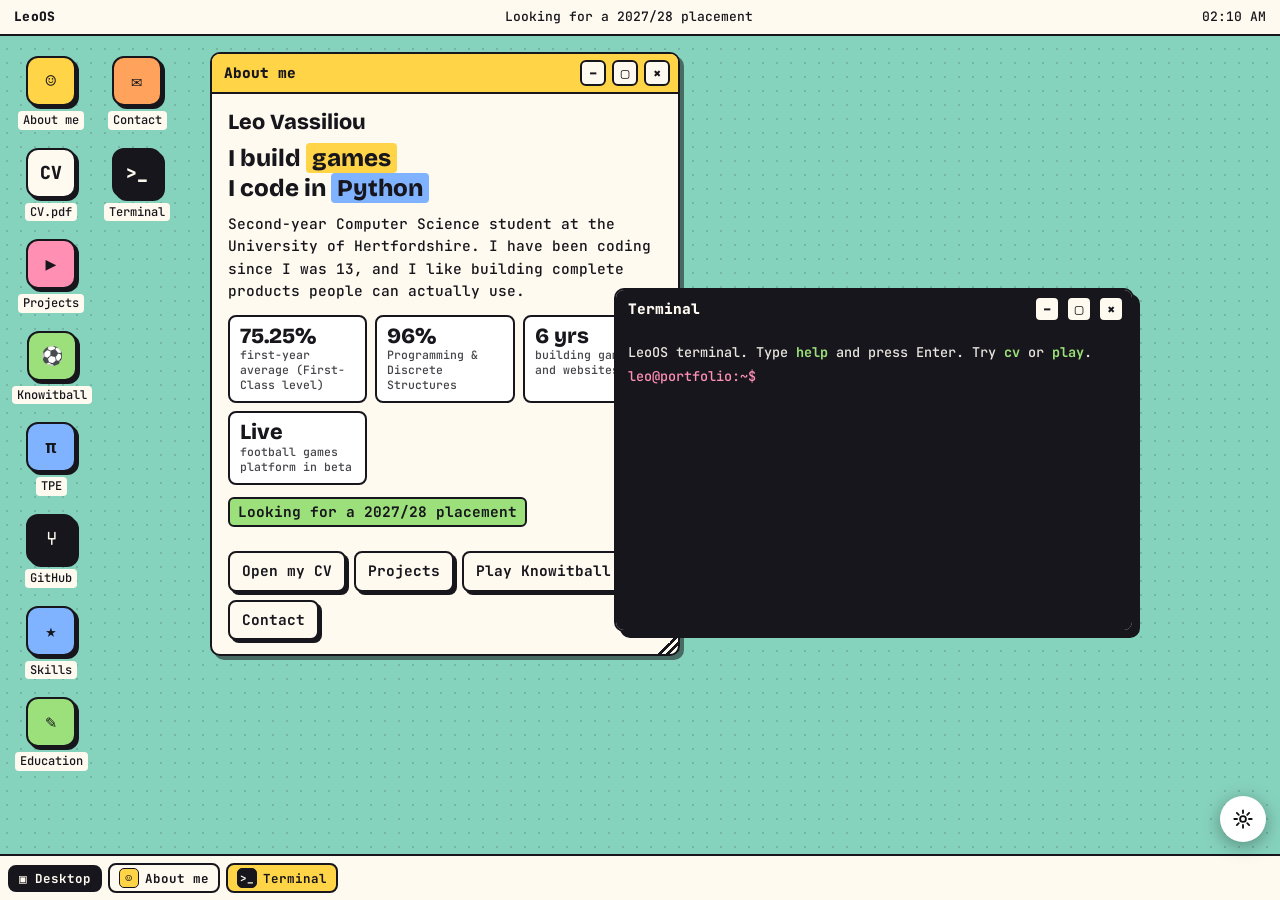
<file: index.html>
<!DOCTYPE html>
<html lang="en">
<head>
<meta charset="utf-8">
<meta name="viewport" content="width=device-width, initial-scale=1">
<title>Leo Vassiliou | Developer</title>
<meta name="description" content="Leo Vassiliou. Computer Science student at the University of Hertfordshire who builds games and web apps. Looking for a 2027 placement.">
<meta property="og:title" content="Leo Vassiliou | Developer">
<meta property="og:description" content="Games, web apps and full-stack sites. Looking for a 2027 placement.">
<meta property="og:type" content="website">
<style>
@font-face{font-family:'Bricolage Grotesque';font-weight:200 800;font-style:normal;font-stretch:75% 100%;font-display:swap;src:url([data-uri]) format('woff2')}
@font-face{font-family:'JetBrains Mono';font-weight:100 800;font-style:normal;font-display:swap;src:url([data-uri]) format('woff2')}
@font-face{font-family:Anton;font-weight:400;font-style:normal;font-display:swap;src:url([data-uri]) format('woff2')}
@font-face{font-family:'Instrument Serif';font-weight:400;font-style:normal;font-display:swap;src:url([data-uri]) format('woff2')}
@font-face{font-family:'Instrument Serif';font-weight:400;font-style:italic;font-display:swap;src:url([data-uri]) format('woff2')}
*,*::before,*::after{box-sizing:border-box}
html{-webkit-text-size-adjust:100%;scroll-behavior:smooth}
body{margin:0;min-height:100vh;overflow-x:hidden}
a{color:inherit}
button{font:inherit;color:inherit;cursor:pointer}
:focus-visible{outline:3px solid currentColor;outline-offset:3px}
.rot{display:inline-block;transition:transform .24s cubic-bezier(.3,.7,.2,1),opacity .24s}
.rot-out{transform:translateY(-.45em);opacity:0}
.rot-in{transform:translateY(.45em);opacity:0;transition:none}
.vh{position:absolute;width:1px;height:1px;overflow:hidden;clip:rect(0 0 0 0)}
@media(prefers-reduced-motion:reduce){*{animation-duration:.001s!important;animation-iteration-count:1!important;scroll-behavior:auto!important}}

/* design switcher */
.sw{position:fixed;right:14px;bottom:14px;z-index:9999;font:500 14px/1.35 'Bricolage Grotesque',system-ui,sans-serif}
.sw-btn{width:46px;height:46px;border-radius:50%;border:0;background:#fff;color:#111;display:grid;place-items:center;box-shadow:0 4px 18px rgba(0,0,0,.35)}
.sw-btn:hover svg{transform:rotate(60deg)}
.sw-btn svg{transition:transform .4s}
.sw-panel{position:absolute;right:0;bottom:56px;width:min(300px,calc(100vw - 28px));background:#fff;color:#111;border-radius:16px;padding:12px;box-shadow:0 12px 40px rgba(0,0,0,.4)}
.sw-title{margin:2px 6px 8px;font-weight:700}
.sw-opt{display:block;width:100%;text-align:left;background:none;border:2px solid transparent;border-radius:10px;padding:8px 10px}
.sw-opt b{display:block}
.sw-opt span{color:#555;font-size:13px}
.sw-opt:hover{background:#f1f1f1}
.sw-opt[aria-pressed=true]{border-color:#111;background:#f6f6f6}
.sw-note{margin:8px 6px 2px;color:#666;font-size:12px}
[data-theme=kickoff] body{background:#0a3d27}
.ko{--grass:#11663f;--grass2:#0e5a37;--night:#062417;--chalk:#f3f6ee;--yellow:#ffd400;--ink:#0b2a1c;
  font:400 17px/1.55 'Bricolage Grotesque',system-ui,sans-serif;color:var(--ink);background:var(--chalk)}
.ko a{text-decoration:none}
.ko-wrap{max-width:1080px;margin:0 auto;padding:0 22px}

/* hero */
.ko-hero{position:relative;min-height:100svh;overflow:hidden;color:var(--chalk);touch-action:manipulation;
  background:radial-gradient(120% 80% at 50% 0%,transparent 40%,rgba(3,20,12,.75)),repeating-linear-gradient(90deg,var(--grass) 0 9vw,var(--grass2) 9vw 18vw);
  display:flex;flex-direction:column;user-select:none;-webkit-user-select:none}
.ko-lines{position:absolute;inset:0;pointer-events:none}
.ko-lines::before{content:"";position:absolute;left:50%;top:50%;width:min(62vw,62vh);aspect-ratio:1;border:3px solid rgba(243,246,238,.2);border-radius:50%;transform:translate(-50%,-50%)}
.ko-lines::after{content:"";position:absolute;left:0;right:0;top:50%;border-top:3px solid rgba(243,246,238,.2)}
.ko-canvas{position:absolute;inset:0;width:100%;height:100%;pointer-events:none;z-index:3}
.ko-nav{position:relative;z-index:4;display:flex;justify-content:space-between;align-items:center;padding:16px 22px}
.ko-crest{font:400 20px/1 Anton,sans-serif;letter-spacing:.04em;border:2px solid var(--chalk);padding:7px 8px 6px;border-radius:4px 4px 14px 14px}
.ko-links{display:flex;gap:18px;font-weight:600;font-size:15px}
.ko-links a{padding:6px 0;border-bottom:2px solid transparent}
.ko-links a:hover{border-color:var(--yellow)}
.ko-board{position:relative;z-index:2;align-self:flex-end;margin:6px 22px 0;display:grid;grid-template-columns:auto auto;gap:2px 12px;align-items:center;
  background:#07130d;border:2px solid #1c3528;border-radius:8px;padding:10px 14px;font-size:13px;font-weight:600;color:#9fb8aa}
.ko-n{font:400 30px/1 Anton,sans-serif;color:var(--yellow);letter-spacing:.06em;text-align:right;text-shadow:0 0 14px rgba(255,212,0,.45)}
.ko-copy{position:relative;z-index:2;margin-top:auto;padding:0 22px 74px;max-width:1080px;width:100%;align-self:center}
.ko h1{font:400 clamp(4.2rem,17vw,12.5rem)/.92 Anton,sans-serif;text-transform:uppercase;margin:0 0 .16em;letter-spacing:.005em}
.ko-line{font-size:clamp(1.5rem,4.6vw,2.9rem);font-weight:700;line-height:1.15;margin:0;letter-spacing:-.01em}
.ko-line span{color:var(--yellow)}
.ko-line2{opacity:.92}
.ko-intro{max-width:34em;margin:16px 0 0;color:#d5e3da}
.ko-cta{display:flex;flex-wrap:wrap;gap:10px;margin:20px 0 0}
.ko-btn{display:inline-block;background:var(--yellow);color:#111;font-weight:700;padding:12px 20px;border-radius:999px;border:2px solid var(--yellow);transition:transform .15s}
.ko-btn:hover{transform:translateY(-2px)}
.ko-ghost{background:transparent;color:inherit;border-color:currentColor}
.ko-dark{background:var(--ink);border-color:var(--ink);color:var(--chalk)}
.ko-hint{position:absolute;z-index:2;left:22px;bottom:18px;margin:0;font-size:14px;font-weight:600;color:var(--yellow);transition:opacity .4s}
.ko-hint.gone{opacity:0}

/* sections */
.ko-sec{padding:72px 0}
.ko h2{font:400 clamp(2.4rem,7vw,4.4rem)/.95 Anton,sans-serif;text-transform:uppercase;margin:0 0 28px}
.ko h3{font-size:1.5rem;line-height:1.15;margin:0 0 8px;font-weight:800;letter-spacing:-.01em}
.ko-feature{display:grid;gap:28px;background:#fff;border:2px solid var(--ink);border-radius:18px;padding:26px}
.ko-feature h3{font:400 clamp(2.6rem,8vw,4rem)/1 Anton,sans-serif;text-transform:uppercase}
.ko-feature p{margin:0 0 18px;max-width:34em}
.ko-live{display:inline-flex;align-items:center;gap:8px;font-weight:700;font-size:14px;margin:0 0 10px!important}
.ko-live i{width:9px;height:9px;border-radius:50%;background:#e11d2e;animation:ko-pulse 1.6s infinite}
@keyframes ko-pulse{50%{opacity:.25}}
.ko-fix{list-style:none;margin:0;padding:0;border-top:2px solid var(--ink)}
.ko-fix a{display:grid;grid-template-columns:28px 1fr auto;gap:10px;align-items:center;padding:12px 4px;border-bottom:1px solid #cfd8cc}
.ko-fix a:hover{background:#eef3e6}
.ko-fn{font:400 20px/1 Anton,sans-serif;color:#7a8f82}
.ko-fix b{display:block;line-height:1.2}
.ko-fix em{font-style:normal;font-size:14px;color:#4c6156}
.ko-play{font-weight:700;font-size:13px;background:var(--ink);color:var(--chalk);padding:5px 12px;border-radius:999px}
.ko-two{display:grid;gap:16px;margin-top:16px}
.ko-two article{border:2px solid var(--ink);border-radius:18px;padding:22px}
.ko-two p{margin:0}
.ko-when{font-weight:700;font-size:14px;color:#3d6a52;margin-bottom:6px!important}
@media(min-width:820px){.ko-feature{grid-template-columns:1fr 1fr;padding:36px}.ko-two{grid-template-columns:1fr 1fr}}

/* squad */
.ko-green{background:var(--night);color:var(--chalk)}
.ko-squadgrid{display:grid;gap:26px}
.ko-sub{margin:-14px 0 20px;color:#bcd0c4}
.ko-report{background:#0d3323;border-left:4px solid var(--yellow);padding:14px 16px;border-radius:0 10px 10px 0;min-height:86px}
.ko-report b{display:block;font:400 1.8rem/1.1 Anton,sans-serif;text-transform:uppercase;color:var(--yellow)}
.ko-pitch{position:relative;width:100%;max-width:460px;aspect-ratio:3/4;margin:0 auto;border:3px solid rgba(243,246,238,.55);border-radius:6px;
  background:repeating-linear-gradient(0deg,var(--grass) 0 12.5%,var(--grass2) 12.5% 25%)}
.ko-pitch::before{content:"";position:absolute;left:50%;top:50%;width:26%;aspect-ratio:1;border:3px solid rgba(243,246,238,.55);border-radius:50%;transform:translate(-50%,-50%)}
.ko-pitch::after{content:"";position:absolute;left:0;right:0;top:50%;border-top:3px solid rgba(243,246,238,.55)}
.ko-player{position:absolute;transform:translate(-50%,-50%);background:none;border:0;padding:0;display:grid;justify-items:center;gap:3px;z-index:1}
.ko-player i{font:400 17px/38px Anton,sans-serif;font-style:normal;width:38px;height:38px;border-radius:50%;background:var(--chalk);color:var(--ink);border:3px solid var(--ink);transition:transform .15s,background .15s}
.ko-player span{font-size:12px;font-weight:700;background:rgba(6,36,23,.85);padding:1px 7px;border-radius:99px;white-space:nowrap}
.ko-player:hover i{transform:scale(1.12)}
.ko-player.on i{background:var(--yellow);transform:scale(1.18)}
@media(min-width:820px){.ko-squadgrid{grid-template-columns:1fr 460px;align-items:center}}

/* career */
.ko-table{width:100%;border-collapse:collapse}
.ko-table th{text-align:left;font-size:14px;color:#4c6156;padding:0 12px 8px 0;border-bottom:2px solid var(--ink)}
.ko-table td{padding:14px 12px 14px 0;border-bottom:1px solid #cfd8cc;vertical-align:top}
.ko-table td:first-child{white-space:nowrap;font-weight:700}
@media(max-width:640px){.ko-table thead{display:none}.ko-table tr{display:block;padding:14px 0;border-bottom:1px solid #cfd8cc}.ko-table td{display:block;border:0;padding:0 0 2px}.ko-table td:first-child{color:#3d6a52;font-size:14px}}

/* sign */
.ko-sign{background:var(--yellow);color:#111;padding:72px 0 96px}
.ko-window{font-weight:700;margin:0 0 6px}
.ko-sign h2{margin-bottom:18px}
.ko-mail{display:inline-block;font-size:clamp(1.15rem,4.6vw,2.2rem);font-weight:800;border-bottom:3px solid #111;word-break:break-all}
.ko-sign .ko-btn{background:#111;color:#fff;border-color:#111}
.ko-sign .ko-ghost{background:transparent;color:#111}
[data-theme=orbit] body{background:#0c0a1d}
.ob{--space:#0c0a1d;--lilac:#bfaeff;--peach:#ffb893;--mist:#ece8ff;--dim:#a39fc4;
  position:relative;font:400 17px/1.6 'Bricolage Grotesque',system-ui,sans-serif;color:var(--mist);min-height:100svh;
  background:radial-gradient(90% 60% at 85% 0%,rgba(132,94,255,.28),transparent 60%),radial-gradient(70% 50% at 0% 45%,rgba(255,140,90,.13),transparent 60%),var(--space)}
.ob a{text-decoration:none}
.ob-stars{position:fixed;inset:0;width:100%;height:100%;pointer-events:none;z-index:0}
.ob>*:not(.ob-stars){position:relative;z-index:1}
.ob-nav{display:flex;justify-content:space-between;align-items:center;padding:18px 22px;max-width:1180px;margin:0 auto}
.ob-logo{font:italic 400 1.5rem/1 'Instrument Serif',serif}
.ob-links{display:flex;gap:18px;font-size:15px;font-weight:500;color:var(--dim)}
.ob-links a:hover{color:var(--mist)}
.ob-hero{display:grid;gap:10px;max-width:1180px;margin:0 auto;padding:26px 22px 40px;min-height:calc(100svh - 64px);align-items:center}
.ob-seek{display:inline-flex;align-items:center;gap:9px;margin:0 0 18px;font-size:14px;font-weight:600;color:var(--peach);border:1px solid rgba(255,184,147,.4);border-radius:999px;padding:5px 13px}
.ob-seek i{width:8px;height:8px;border-radius:50%;background:var(--peach);box-shadow:0 0 12px var(--peach)}
.ob h1{font:400 clamp(2.7rem,10.5vw,5.6rem)/1.02 'Instrument Serif',serif;margin:0;letter-spacing:-.01em}
.ob h1 em{color:var(--lilac)}
.ob h1 #ob-r2{color:var(--peach)}
.ob-intro{max-width:30em;color:var(--dim);margin:20px 0 0}
.ob-cta{display:flex;flex-wrap:wrap;gap:10px;margin:22px 0 0}
.ob-btn{display:inline-block;background:var(--mist);color:#14102e;font-weight:700;border-radius:999px;padding:11px 20px;border:1px solid var(--mist);transition:box-shadow .2s}
.ob-btn:hover{box-shadow:0 0 28px rgba(191,174,255,.6)}
.ob-line{background:transparent;color:var(--mist);border-color:rgba(236,232,255,.45)}
.ob-globe{display:grid;justify-items:center}
.ob-sphere{position:relative;width:min(86vw,440px);aspect-ratio:1;touch-action:none;cursor:grab;border-radius:50%;
  background:radial-gradient(circle at 35% 30%,rgba(191,174,255,.16),rgba(191,174,255,.03) 55%,transparent 70%);box-shadow:inset 0 0 0 1px rgba(191,174,255,.16)}
.ob-sphere:active{cursor:grabbing}
.ob-tag{position:absolute;left:50%;top:50%;white-space:nowrap;font-weight:700;font-size:1.25rem;padding:4px 12px;border-radius:999px;user-select:none;-webkit-user-select:none;will-change:transform;pointer-events:none}
.ob-tag.on{background:var(--peach);color:#14102e}
.ob-tip{min-height:3.2em;max-width:22em;text-align:center;margin:8px 0 0;font-size:15px;color:var(--dim)}
.ob-tip b{color:var(--peach)}
@media(min-width:900px){.ob-hero{grid-template-columns:1.15fr 1fr;gap:30px}}

.ob-sec{max-width:1180px;margin:0 auto;padding:60px 22px}
.ob h2{font:italic 400 clamp(2.4rem,8vw,4.2rem)/1 'Instrument Serif',serif;margin:0 0 26px}
.ob h3{font-size:1.45rem;line-height:1.15;margin:0 0 8px;font-weight:700}
.ob-panel{position:relative;overflow:hidden;background:rgba(255,255,255,.045);border:1px solid rgba(191,174,255,.2);border-radius:22px;padding:24px;backdrop-filter:blur(6px);-webkit-backdrop-filter:blur(6px)}
.ob-panel p{margin:0 0 14px;color:#cdc8ea;max-width:36em}
.ob-meta{font-size:14px;font-weight:600;color:var(--peach)!important;margin-bottom:6px!important}
.ob-main h3{font:400 clamp(2.6rem,9vw,4rem)/1 'Instrument Serif',serif}
.ob-planet{position:absolute;right:-70px;top:-70px;width:230px;height:230px;border-radius:50%;background:radial-gradient(circle at 32% 30%,#ffd3b8,#ff8f5e 38%,#7a3df0 78%,#2a1766);box-shadow:0 0 70px rgba(255,143,94,.35);opacity:.9}
.ob-planet i{position:absolute;inset:-34px;border:1px solid rgba(236,232,255,.3);border-radius:50%;animation:ob-spin 14s linear infinite}
.ob-planet i::after{content:"";position:absolute;left:50%;top:-5px;width:10px;height:10px;border-radius:50%;background:var(--mist)}
.ob-planet i:nth-child(2){inset:-62px;animation-duration:22s;animation-direction:reverse}
.ob-planet i:nth-child(3){inset:-92px;animation-duration:31s}
@keyframes ob-spin{to{transform:rotate(360deg)}}
.ob-main>*:not(.ob-planet){position:relative}
.ob-main .ob-meta{margin-top:90px}
.ob-moons{list-style:none;margin:6px 0 20px;padding:0;display:grid;gap:8px}
.ob-moons a{display:block;border:1px solid rgba(191,174,255,.22);border-radius:14px;padding:10px 14px;transition:background .2s,border-color .2s}
.ob-moons a:hover{background:rgba(191,174,255,.14);border-color:var(--lilac)}
.ob-moons b{display:block}
.ob-moons span{font-size:14px;color:var(--dim)}
.ob-pair{display:grid;gap:16px;margin-top:16px}
@media(min-width:760px){.ob-moons{grid-template-columns:1fr 1fr}.ob-pair{grid-template-columns:1fr 1fr}.ob-main{padding:36px}.ob-main .ob-meta{margin-top:0}.ob-planet{width:300px;height:300px}}
.ob-path{list-style:none;margin:0;padding:0 0 0 26px;border-left:1px dashed rgba(191,174,255,.45)}
.ob-path li{position:relative;padding-bottom:30px}
.ob-path li::before{content:"";position:absolute;left:-33px;top:6px;width:13px;height:13px;border-radius:50%;background:var(--lilac);box-shadow:0 0 16px var(--lilac)}
.ob-path p{margin:0;color:#cdc8ea;max-width:38em}
.ob-contact{padding-bottom:110px}
.ob-contact p{color:var(--dim);margin:0 0 14px}
.ob-mail{display:inline-block;font:400 clamp(1.6rem,7vw,4rem)/1.1 'Instrument Serif',serif;color:var(--peach);border-bottom:1px solid currentColor;word-break:break-all;margin-bottom:10px}
[data-theme=os] body{background:#86d3bd}
.os{--ink:#17161c;--paper:#fffaf0;--mint:#86d3bd;--y:#ffd447;--p:#ff8fb3;--b:#7fb2ff;--g:#9be07a;--o:#ffa35c;
  font:500 14.5px/1.55 'JetBrains Mono',ui-monospace,monospace;color:var(--ink);min-height:100svh;
  background-color:var(--mint);background-image:radial-gradient(rgba(23,22,28,.16) 1.2px,transparent 1.3px);background-size:14px 14px;transition:background-color .4s}
.os a{color:inherit}
.os-bar{position:sticky;top:0;z-index:5000;display:flex;justify-content:space-between;gap:12px;align-items:center;background:var(--paper);border-bottom:2px solid var(--ink);padding:0 14px;height:36px;font-size:13px}
.os-logo{background:none;border:0;padding:0;font-weight:800;letter-spacing:.02em}
.os-logo:hover{text-decoration:underline wavy}
.os-bar #os-clock{white-space:nowrap}
.os-barmid{overflow:hidden;white-space:nowrap;text-overflow:ellipsis}
.os-desk{position:relative;min-height:calc(100svh - 36px);padding-bottom:60px}
.os-icons{display:flex;flex-wrap:wrap;gap:6px 4px;padding:14px 10px}
.os-icon{width:82px;display:grid;justify-items:center;gap:5px;background:none;border:0;padding:6px 2px;text-decoration:none;font-size:12px;text-align:center;border-radius:8px}
.os-icon i{font-style:normal;font-weight:800;font-size:18px;width:50px;height:50px;display:grid;place-items:center;border:2px solid var(--ink);border-radius:12px;box-shadow:3px 3px 0 var(--ink);transition:transform .1s,box-shadow .1s}
.os-icon:hover i{transform:translate(-1px,-1px);box-shadow:4px 4px 0 var(--ink)}
.os-icon:active i{transform:translate(3px,3px);box-shadow:0 0 0 var(--ink)}
.os-icon span{background:var(--paper);padding:0 5px;border-radius:4px}
.os-y{background:var(--y)}.os-p{background:var(--p)}.os-b{background:var(--b)}.os-g{background:var(--g)}.os-o{background:var(--o)}.os-w{background:var(--paper)}.os-k{background:var(--ink);color:var(--paper)}
@media(min-width:720px){.os-icons{flex-direction:column;align-content:flex-start;height:calc(100svh - 100px);width:max-content}}


[data-theme=os] .sw{bottom:58px}
.os-hero{position:absolute;right:34px;bottom:74px;text-align:right;max-width:440px;pointer-events:none}
.os-hero h1{font:800 clamp(2rem,4.2vw,3.4rem)/1 'Bricolage Grotesque',sans-serif;margin:0 0 8px;letter-spacing:-.02em}
.os-hero p{margin:0 0 6px}
.os-hero{transition:opacity .25s}
.os-desk.has-win .os-hero{opacity:0}
.os-hero .os-tag{pointer-events:auto}
@media(max-width:719px){.os-hero{position:static;text-align:left;max-width:none;padding:6px 16px 20px}.os-hero h1{font-size:2.2rem}}

/* windows */
.os-win{position:absolute;display:flex;flex-direction:column;background:var(--paper);border:2px solid var(--ink);border-radius:10px;box-shadow:6px 6px 0 var(--ink);overflow:hidden;animation:os-pop .18s ease-out}
@keyframes os-pop{from{transform:scale(.92);opacity:0}}
.os-win:not(.front){box-shadow:4px 4px 0 rgba(23,22,28,.55)}
.os-win.min{display:none}
.os-win.max{position:fixed;left:0!important;top:36px!important;right:0;bottom:46px;width:auto!important;height:auto!important;border-radius:0;border-left:0;border-right:0;box-shadow:none}
.os-tb{display:flex;justify-content:space-between;align-items:center;gap:8px;padding:6px 8px 6px 12px;border-bottom:2px solid var(--ink);font-weight:800;cursor:grab;touch-action:none;user-select:none;-webkit-user-select:none;flex:none}
.os-tb:active{cursor:grabbing}
.os-tb>span{overflow:hidden;white-space:nowrap;text-overflow:ellipsis}
.os-tbs{display:flex;gap:6px;flex:none}
.os-x,.os-mn,.os-mx{width:26px;height:26px;border:2px solid var(--ink);border-radius:6px;background:var(--paper);color:var(--ink);font-weight:800;line-height:1;padding:0;font-size:14px}
.os-x:hover,.os-mn:hover,.os-mx:hover{background:var(--ink);color:var(--paper)}
.os-body{flex:1;min-height:0;padding:16px;max-height:min(66vh,560px);overflow:auto}
.os-win.sized .os-body,.os-win.max .os-body,.os-win.fill .os-body{max-height:none}
.os-win.fill .os-body{padding:0;overflow:hidden;display:flex;flex-direction:column}
.os-rs{position:absolute;right:0;bottom:0;width:20px;height:20px;cursor:nwse-resize;touch-action:none;z-index:3;
  background:linear-gradient(135deg,transparent 50%,var(--ink) 50% 58%,transparent 58% 70%,var(--ink) 70% 78%,transparent 78%)}
.os-win.max .os-rs{display:none}
.os-dragging .os-frame{pointer-events:none}
.os-body h2{font:800 1.35rem/1.15 'Bricolage Grotesque',sans-serif;margin:0 0 8px}
.os-body h2 small{font:600 12px 'JetBrains Mono',monospace;background:var(--y);border:1.5px solid var(--ink);border-radius:99px;padding:1px 8px;vertical-align:middle;white-space:nowrap}
.os-body p{margin:0 0 10px}
.os-body hr{border:0;border-top:2px dashed var(--ink);margin:16px 0}
.os-big{font:800 1.5rem/1.25 'Bricolage Grotesque',sans-serif}
.os-hl{background:var(--y);padding:0 6px;border-radius:4px}
.os-big .os-hl[data-rot=code]{background:var(--b)}
.os-tag{display:inline-block;background:var(--g);border:2px solid var(--ink);border-radius:6px;padding:2px 8px;font-weight:700}
.os-row{display:flex;flex-wrap:wrap;gap:8px;margin-top:14px!important}
.os-body .os-b{display:inline-block;background:var(--paper);border:2px solid var(--ink);border-radius:8px;padding:7px 12px;font-weight:700;text-decoration:none;box-shadow:3px 3px 0 var(--ink)}
.os-body .os-b:hover{background:var(--y)}
.os-body .os-b:active{transform:translate(3px,3px);box-shadow:none}
.os-stats{display:grid;grid-template-columns:repeat(auto-fit,minmax(118px,1fr));gap:8px;margin:12px 0}
.os-stats div{border:2px solid var(--ink);border-radius:8px;padding:8px 10px;background:#fff}
.os-stats b{display:block;font:800 1.35rem/1.1 'Bricolage Grotesque',sans-serif}
.os-stats span{font-size:11.5px;line-height:1.3;display:block;opacity:.8}
.os-card{border:2px solid var(--ink);border-radius:10px;padding:12px 14px;margin:0 0 12px;background:#fff}
.os-card h2{margin-bottom:6px}
.os-files{list-style:none;margin:0 0 6px;padding:0;border:2px solid var(--ink);border-radius:8px;overflow:hidden}
.os-files a{display:block;padding:8px 10px;text-decoration:none;border-bottom:1.5px solid var(--ink)}
.os-files li:last-child a{border-bottom:0}
.os-files a:hover{background:var(--p)}
.os-files span{display:block;font-size:12.5px;opacity:.75}
.os-tbl{width:100%;border-collapse:collapse}
.os-tbl td{padding:6px 8px 6px 0;border-bottom:1.5px dashed rgba(23,22,28,.35);vertical-align:top}
.os-tbl td:first-child{white-space:nowrap}
.os-mail{font-weight:800;background:var(--o);padding:2px 6px;border-radius:4px;word-break:break-all}
.os-links{list-style:none;margin:0 0 10px;padding:0;display:grid;gap:6px}
.os-links a{display:flex;justify-content:space-between;gap:10px;border:2px solid var(--ink);border-radius:8px;padding:8px 10px;text-decoration:none;background:#fff}
.os-links a:hover{background:var(--y)}
.os-links b{font-weight:800}
.os-links span{opacity:.75;font-size:12.5px;word-break:break-all;text-align:right}

/* app toolbar (Knowitball / TPE / CV) */
.os-ftb{display:flex;gap:6px;align-items:center;padding:6px 8px;border-bottom:2px solid var(--ink);background:var(--y);overflow-x:auto;flex:none}
.os-ftb .sp{flex:1}
.os-chip{border:2px solid var(--ink);border-radius:99px;padding:2px 10px;background:var(--paper);font:700 12.5px 'JetBrains Mono',monospace;white-space:nowrap;text-decoration:none;color:var(--ink)}
.os-chip:hover{background:#fff}
.os-chip[aria-pressed=true]{background:var(--ink);color:var(--paper)}
.os-frame{flex:1;min-height:0;width:100%;border:0;background:#fff}
.os-fnote{flex:none;font-size:12px;padding:5px 10px;border-top:2px solid var(--ink);background:var(--paper)}
.os-fnote a{font-weight:800}

/* CV */
.os-win.cvw .os-body{background:#d9d3c2;padding:14px;overflow:auto;display:block}
.cv{font:400 12.6px/1.5 'Bricolage Grotesque',system-ui,sans-serif;background:#fff;color:#111;padding:30px 34px;max-width:800px;margin:0 auto;box-shadow:0 2px 14px rgba(0,0,0,.25)}
.cv h1{font:800 26px/1.1 'Bricolage Grotesque',sans-serif;margin:0 0 3px}
.cv .cv-hl{font-weight:700;letter-spacing:.05em;font-size:12px;margin:0 0 3px}
.cv .cv-ct{margin:0 0 12px;font-size:11.5px;color:#333}
.cv .cv-ct a{text-decoration:underline}
.cv h2{font:800 12px/1 'Bricolage Grotesque',sans-serif;letter-spacing:.14em;text-transform:uppercase;border-bottom:1.5px solid #111;padding-bottom:3px;margin:13px 0 6px}
.cv p{margin:0 0 5px}
.cv .cv-r{display:flex;justify-content:space-between;gap:12px;font-weight:700}
.cv .cv-r span:last-child{font-weight:500;white-space:nowrap}
.cv ul{margin:2px 0 6px;padding-left:18px}
.cv li{margin:0 0 2px}
.cv .cv-k b{font-weight:700}
@media(max-width:560px){.cv{padding:20px 16px}}
@media print{
  @page{size:A4;margin:12mm}
  body *{visibility:hidden}
  .cv,.cv *{visibility:visible}
  .cv{position:absolute;left:0;top:0;width:100%;max-width:none;box-shadow:none;padding:0}
}

/* GitHub */
.gh-head{display:flex;gap:12px;align-items:center;margin-bottom:12px}
.gh-head img{width:54px;height:54px;border-radius:50%;border:2px solid var(--ink)}
.gh-head h2{margin:0}
.gh-repo{display:block;border:2px solid var(--ink);border-radius:8px;padding:9px 12px;margin-bottom:8px;text-decoration:none;background:#fff}
.gh-repo:hover{background:var(--y)}
.gh-repo b{font-weight:800}
.gh-repo p{margin:2px 0 4px!important;font-size:13px}
.gh-meta{font-size:12px;opacity:.75;display:flex;gap:12px;flex-wrap:wrap}

/* taskbar */
.os-task{position:fixed;left:0;right:0;bottom:0;height:46px;z-index:5000;background:var(--paper);border-top:2px solid var(--ink);display:flex;gap:6px;align-items:center;padding:0 8px;overflow-x:auto}
.os-tk{display:flex;gap:6px;align-items:center;border:2px solid var(--ink);border-radius:8px;background:var(--paper);padding:3px 9px;white-space:nowrap;font:700 12.5px 'JetBrains Mono',monospace;flex:none}
.os-tk i{font-style:normal;width:20px;height:20px;display:grid;place-items:center;border:1.5px solid var(--ink);border-radius:5px;font-size:11px}
.os-tk.on{background:var(--y)}
.os-tk.min{opacity:.6}
.os-tk-desk{background:var(--ink);color:var(--paper)}
.os-tk-hint{margin-left:auto;font-size:12px;opacity:.65;white-space:nowrap;padding-left:10px}
@media(max-width:719px){
  .os-tk-hint{display:none}
  .os-win{position:fixed;left:0;right:0;top:36px;bottom:46px;width:auto;height:auto;border-radius:0;border-left:0;border-right:0;box-shadow:none}
  .os-win .os-body{max-height:none}
  .os-rs,.os-mx{display:none}
  .os-tb{cursor:default}
  .cv{font-size:12px}
}

/* terminal */
.os-win .os-body:has(.os-term){padding:0}
.os-term{background:var(--ink);color:#e9e6df;padding:12px;height:min(46vh,300px);overflow:auto;font-size:13.5px}
.os-win.max .os-term,.os-win.sized .os-term{height:100%}
.os-term a{color:var(--y)}
.os-term b{color:var(--g)}
.os-pr{color:var(--p)}
.os-r{margin:2px 0 10px}
#os-form{display:flex;gap:8px;align-items:center}
#os-form label{color:var(--p);white-space:nowrap}
#os-in{flex:1;min-width:0;background:none;border:0;outline:0;color:inherit;font:inherit;font-size:16px;caret-color:var(--y)}
.os-boot{position:fixed;inset:0;z-index:6000;background:var(--ink);color:var(--g);padding:24px;transition:opacity .35s}
.os-boot.done{opacity:0;pointer-events:none}
.os-boot pre{font:inherit;margin:0;white-space:pre-wrap}
[data-theme=type] body{background:#2337ff}
.ty{--blue:#2337ff;--deep:#0b1160;--bone:#f4f1e8;--sun:#ffe24a;--coral:#ff6b57;
  font:400 17px/1.5 'Bricolage Grotesque',system-ui,sans-serif;color:var(--bone);background:var(--blue)}
.ty a{text-decoration:none}
.ty-hero{min-height:100svh;display:flex;flex-direction:column;padding:16px 20px 28px}
.ty-nav{display:flex;justify-content:space-between;font-weight:600;font-size:15px}
.ty-links{display:flex;gap:18px}
.ty-links a:hover{color:var(--sun)}
.ty-name{margin:auto 0 0;padding-top:24px;font-size:17.6vw;line-height:.84;font-weight:300;font-stretch:76%;font-variation-settings:"wght" 260,"wdth" 76;cursor:default;user-select:none;-webkit-user-select:none}
.ty-row{display:grid;grid-template-columns:repeat(9,1fr)}
.ty-l{display:block;text-align:center;transition:color .2s;white-space:nowrap;display:flex;justify-content:center}
@media(max-width:700px){.ty-row:first-child{grid-template-columns:repeat(3,1fr);font-size:36vw;margin-bottom:.04em}}
.ty-say{margin-top:22px;font-size:clamp(1.7rem,6.4vw,4.2rem);font-weight:800;line-height:1.08;letter-spacing:-.02em}
.ty-say p{margin:0}
.ty-say span{color:var(--sun)}
.ty-foot{display:grid;gap:16px;margin-top:22px;max-width:1100px}
.ty-foot p{margin:0;max-width:30em}
.ty-cta{display:flex;flex-wrap:wrap;gap:10px;align-items:center}
.ty-chip{border:2px solid var(--bone);border-radius:999px;padding:9px 16px;font-weight:700}
.ty-btn{display:inline-block;background:var(--sun);color:#10142e;border:2px solid var(--sun);border-radius:999px;padding:9px 18px;font-weight:800}
.ty-btn:hover{background:var(--bone);border-color:var(--bone)}
.ty-out{background:transparent;color:inherit;border-color:currentColor}
@media(min-width:900px){.ty-foot{grid-template-columns:1fr auto;align-items:end}}

.ty h2{font-size:clamp(3rem,11vw,8rem);font-weight:800;font-stretch:76%;line-height:.9;letter-spacing:-.03em;margin:0}
.ty-work{background:var(--bone);color:#10142e;padding:64px 0 56px}
.ty-work h2{padding:0 20px}
.ty-drag{margin:8px 20px 18px;font-weight:600;color:#4b4f6b}
.ty-rail{display:flex;gap:16px;overflow-x:auto;scroll-snap-type:x mandatory;padding:10px 20px 26px;scrollbar-width:thin}
.ty-card{flex:0 0 min(82vw,380px);scroll-snap-align:center;min-height:400px;border-radius:26px;padding:24px;display:flex;flex-direction:column;color:#10142e;transition:transform .18s ease-out;will-change:transform}
.ty-card h3{font-size:2.3rem;font-weight:800;font-stretch:80%;line-height:.98;letter-spacing:-.02em;margin:auto 0 12px}
.ty-card p{margin:0 0 14px}
.ty-meta{font-weight:700;font-size:14px}
.ty-card .ty-btn{align-self:flex-start;background:#10142e;color:var(--bone);border-color:#10142e}
.ty-c1{flex-basis:min(88vw,520px);background:var(--blue);color:var(--bone)}
.ty-c1 h3{font-size:clamp(3rem,10vw,4.6rem)}
.ty-c1 .ty-btn{background:var(--sun);color:#10142e;border-color:var(--sun)}
.ty-g0{background:var(--sun)}.ty-g1{background:var(--coral)}.ty-g2{background:#c9d0ff}
.ty-game{flex-basis:min(64vw,280px)}
.ty-go{font-weight:800;border-bottom:3px solid currentColor;align-self:flex-start}
.ty-c2{background:#10142e;color:var(--bone)}.ty-c3{background:#fff;border:2px solid #10142e}

.ty-skills{background:var(--deep);padding:0 0 72px;overflow:hidden}
.ty-band{background:var(--sun);color:#10142e;transform:rotate(-2deg) scale(1.04);margin:-18px 0 56px;overflow:hidden;padding:10px 0}
.ty-band div{display:flex;width:max-content;animation:ty-slide 26s linear infinite}
.ty-band span{font-size:1.7rem;font-weight:800;font-stretch:76%;padding:0 18px;white-space:nowrap}
.ty-band span::after{content:"✦";margin-left:36px;font-size:1.1rem;vertical-align:middle}
@keyframes ty-slide{to{transform:translateX(-50%)}}
.ty-wrap{max-width:1100px;margin:0 auto;padding:0 20px}
.ty-wrap h2{margin:0 0 20px}
.ty-wrap h2:not(:first-child){margin-top:64px}
.ty-list{list-style:none;margin:0;padding:0;border-top:2px solid rgba(244,241,232,.3)}
.ty-list li{display:grid;gap:2px;padding:14px 0;border-bottom:2px solid rgba(244,241,232,.3);transition:padding .2s,color .2s}
.ty-list b{font-size:1.5rem;font-weight:800;line-height:1.1}
.ty-list span{color:#c3c8f5}
.ty-list li:hover{color:var(--sun);padding-left:10px}
@media(min-width:760px){.ty-list li{grid-template-columns:minmax(260px,1fr) 2fr;align-items:baseline}}

.ty-contact{background:var(--blue);padding:80px 20px 110px}
.ty-contact p{margin:0 0 10px;font-weight:600}
.ty-mail{display:block;font-size:clamp(1.5rem,6.6vw,6rem);font-weight:800;font-stretch:76%;letter-spacing:-.03em;line-height:1;color:var(--sun);word-break:break-all;margin-bottom:26px}
.ty-mail:hover{color:var(--bone)}
</style>
</head>
<body>
<div id="app"></div>
<noscript><p style="padding:24px;font-family:sans-serif">Leo Vassiliou, Computer Science student and developer. Email leov2007@hotmail.com</p></noscript>
<script>
/* ============ Leo Vassiliou portfolio: shared content + helpers ============
   EDIT YOUR CONTENT HERE. Every design reads from this one object. */
const D = {
  name: 'Leo Vassiliou',
  email: 'leov2007@hotmail.com',
  cv: 'Leo-Vassiliou-CV.pdf',
  linkedin: 'https://www.linkedin.com/in/leovassiliou',
  github: { user: 'LeoVassiliou', url: 'https://github.com/LeoVassiliou' },
  build: ['games', 'web apps', 'full-stack sites', 'databases', 'football games', 'things people play'],
  code: ['Python', 'Java', 'JavaScript', 'C#', 'PHP', 'SQL', 'HTML & CSS'],
  intro: 'Second-year Computer Science student at the University of Hertfordshire. I have been coding since I was 13, and I like building complete products people can actually use.',
  seeking: 'Looking for a 2027/28 placement',
  stats: [
    ['75.25%', 'first-year average (First-Class level)'],
    ['96%', 'Programming & Discrete Structures'],
    ['6 yrs', 'building games and websites'],
    ['Live', 'football games platform in beta']
  ],
  knowitball: {
    url: 'https://knowitball.co.uk',
    status: 'Live in beta',
    blurb: 'A football games platform that runs in the browser. I coded the first version on my own, then rebuilt it with two family members using AI-assisted development. It has accounts, player profiles with objectives, and a growing set of games.',
    games: [
      ['Road to the Golden Ball', 'Career game: start as a kid at a trial, work your way to the top', 'https://knowitball.co.uk/road-to-the-golden-ball'],
      ['Draft', 'Pick your dream eleven', 'https://knowitball.co.uk/draft'],
      ['Tic Tac Toe', 'Name players to win squares', 'https://knowitball.co.uk/tic-tac-toe'],
      ['Ten-A-Ball', 'Find ten answers', 'https://knowitball.co.uk/tenable'],
      ['Rankings', 'Sort players into tiers', 'https://knowitball.co.uk/tierlists'],
      ['Blind Rankings', 'Rank players one by one', 'https://knowitball.co.uk/blind-rankings']
    ]
  },
  tpe: {
    title: 'Theism Probability Engine',
    blurb: 'An interactive tool where you rate the premises of classic arguments for and against God and watch, with transparent Bayesian maths, how your confidence should move. Includes a full model with worldview analysis and a streamlined one, and the maths is unit-tested.'
  },
  team: {
    title: 'Team Software Project',
    when: 'University project',
    blurb: 'Team Leader of a four-person team building an advanced Computer Science revision app. I scheduled meetings, tracked tasks and deadlines, and contributed to development. Module result: 70%.'
  },
  unity: {
    title: 'Unity and C# games',
    when: '2020 to now',
    blurb: 'A run of games designed and built on my own over six years, several to a release-ready standard. Design, programming, testing and polish are all mine.'
  },
  pi: {
    title: 'Raspberry Pi builds',
    when: 'At home',
    blurb: 'Small circuit projects with a Raspberry Pi and a circuit kit, putting A-level Physics to work on real hardware.'
  },
  skills: [
    // [name, note, group]
    ['Python', 'My strongest language. A-level Computer Science, grade A.', 'lang'],
    ['Java', 'Object-oriented programming.', 'lang'],
    ['JavaScript', 'Interactive front ends in the browser.', 'lang'],
    ['C#', 'The language behind my Unity games.', 'lang'],
    ['PHP', 'Server-side web development.', 'lang'],
    ['SQL', 'Queries and relational data. 86% in Data Modelling for Databases.', 'lang'],
    ['HTML', 'Page structure.', 'web'],
    ['CSS', 'Layout, styling and animation.', 'web'],
    ['Unity', 'Six years of building complete games.', 'tool'],
    ['Databases', 'Designing schemas from scratch.', 'tool'],
    ['AI tools', 'Building software with AI coding tools.', 'tool']
  ],
  education: [
    ['2025 to now', 'University of Hertfordshire', 'BSc (Hons) Computer Science. Second year, graduating 2028. First-year average 75.25% (First-Class level). Programming and Discrete Structures 96%, Data Modelling for Databases 86%, From Silicon to C 71%, Team Software Project 70%.'],
    ['2023 to 2025', 'Ashmole Academy, London', 'A-levels: Computer Science A, Religious Studies A, Physics B. GCSE Mathematics 7.']
  ],
  /* Everything the in-site CV window shows. Keep in step with the PDF. */
  cvdoc: {
    headline: 'SOFTWARE ENGINEERING PLACEMENT | 2027/28',
    contact: ['London, UK', '07365 627101', 'leov2007@hotmail.com', 'leovassiliou.co.uk', 'linkedin.com/in/leovassiliou', 'github.com/LeoVassiliou'],
    profile: 'Second-year BSc (Hons) Computer Science student seeking a 2027/28 software engineering placement. Experienced in Python, C# and full-stack web development using JavaScript, PHP, SQL, HTML and CSS. Six years building Unity games and web projects, including a live football games platform with user accounts and interactive features. First-year average of 75.25% (First-Class level). Enjoy building complete software products, solving technical problems and collaborating with others.',
    education: [
      ['University of Hertfordshire | BSc (Hons) Computer Science', 'Sep 2025 – Present', ['First-year average: 75.25% (First-Class level)', 'Selected modules: Programming and Discrete Structures 96%; Data Modelling for Databases 86%; From Silicon to C 71%; Team Software Project 70%.']],
      ['Ashmole Academy | Sixth Form', '2023 – 2025', ['A Levels: Computer Science (A), Religious Studies (A), Physics (B). GCSE Mathematics: 7.']]
    ],
    skills: [
      ['Programming languages', 'Python, C#, JavaScript, PHP and SQL; HTML and CSS for web interfaces.'],
      ['Front-end & full-stack web', 'Interactive website interfaces, browser-based games and integrated front-end/back-end features on a live platform.'],
      ['Back-end & databases', 'User registration/sign-in, player profiles, persistent rankings and data-driven features; PHP, SQL and database design.'],
      ['Games & software development', 'Unity/C# programming, debugging and testing; independently built games to release-ready standard.']
    ],
    projects: [
      ['Team Software Project | Team Leader (4-person team)', '', ['Led a four-person team creating an advanced Computer Science revision app; scheduled meetings, tracked tasks and deadlines, and contributed to development.']],
      ['Knowitball | Full-Stack Football Games Platform', 'knowitball.co.uk', ['Independently built Knowitball’s original full-stack website; now co-developing its front-end, back-end and interactive football games.', 'Implemented account registration/sign-in, player profiles and saved rankings, plus several playable games and a browser-based career-game beta.']],
      ['Independent Game Development | Unity, C#', '', ['Created and tested Unity/C# games independently, with several reaching release-ready standard.']],
      ['Philosophical Argument Evaluator | Interactive Website', 'leovassiliou.co.uk/TPE', ['Built a Bayesian-probability argument evaluator: users answer guided questions, rate beliefs and see how their confidence changes.']]
    ],
    experience: [
      ['Student Helper | Ashmole Academy', 'Jul 2024', 'Supported staff and welcomed new students.'],
      ['Nursery Assistant | Hampden Way Nursery', 'Jun 2022', 'Supported activities and safety routines.']
    ],
    extra: [['Driving & eligibility', 'Full UK driving licence and right to work in the UK.']]
  }
};

const $ = (s, r = document) => r.querySelector(s);
const $$ = (s, r = document) => [...r.querySelectorAll(s)];
const REDUCE = matchMedia('(prefers-reduced-motion: reduce)').matches;
const esc = s => String(s).replace(/[&<>"]/g, c => ({ '&': '&amp;', '<': '&lt;', '>': '&gt;', '"': '&quot;' }[c]));

function makeLife() {
  const offs = []; let dead = false;
  return {
    on(t, e, f, o) { t.addEventListener(e, f, o); offs.push(() => t.removeEventListener(e, f, o)); },
    raf(f) {
      let id, last = performance.now();
      const loop = t => { if (dead) return; f(Math.min((t - last) / 1000, 0.05), t); last = t; id = requestAnimationFrame(loop); };
      id = requestAnimationFrame(loop); offs.push(() => cancelAnimationFrame(id));
    },
    interval(f, ms) { const id = setInterval(f, ms); offs.push(() => clearInterval(id)); },
    timeout(f, ms) { const id = setTimeout(() => { if (!dead) f(); }, ms); offs.push(() => clearTimeout(id)); },
    kill() { dead = true; offs.forEach(f => f()); }
  };
}

/* Word that swaps every couple of seconds: "I build [games]" */
function rotator(el, words, life, ms = 2100, offset = 0) {
  let i = 0; el.textContent = words[0]; el.classList.add('rot');
  const tick = () => {
    i = (i + 1) % words.length;
    if (REDUCE) { el.textContent = words[i]; return; }
    el.classList.add('rot-out');
    life.timeout(() => {
      el.textContent = words[i];
      el.classList.remove('rot-out'); el.classList.add('rot-in');
      void el.offsetWidth; el.classList.remove('rot-in');
    }, 240);
  };
  life.timeout(() => life.interval(tick, ms), offset);
}

/* ---------- design registry + switcher ---------- */
const THEMES = {};
const DEFAULT_THEME = 'os';
const SHOW_SWITCHER = true;   // set to false once you have picked a design
let currentLife = null, currentTheme = null;

function setTheme(id, save = true) {
  if (!THEMES[id]) id = DEFAULT_THEME;
  if (currentLife) currentLife.kill();
  const root = $('#app');
  root.innerHTML = '';
  document.documentElement.dataset.theme = id;
  window.scrollTo(0, 0);
  currentLife = makeLife(); currentTheme = id;
  THEMES[id].mount(root, currentLife);
  if (save) { try { localStorage.setItem('lv-theme', id); } catch (e) {} }
  $$('.sw-opt').forEach(b => b.setAttribute('aria-pressed', b.dataset.id === id));
}

function buildSwitcher() {
  if (!SHOW_SWITCHER) return;
  const wrap = document.createElement('div');
  wrap.className = 'sw';
  wrap.innerHTML = `
    <button class="sw-btn" aria-label="Choose a design" aria-expanded="false">
      <svg viewBox="0 0 24 24" width="22" height="22" fill="none" stroke="currentColor" stroke-width="2" stroke-linecap="round"><circle cx="12" cy="12" r="3.2"/><path d="M12 2.5v3M12 18.5v3M2.5 12h3M18.5 12h3M5.3 5.3l2.1 2.1M16.6 16.6l2.1 2.1M5.3 18.7l2.1-2.1M16.6 7.4l2.1-2.1"/></svg>
    </button>
    <div class="sw-panel" hidden>
      <p class="sw-title">Design</p>
      ${Object.entries(THEMES).map(([id, t]) => `<button class="sw-opt" data-id="${id}" aria-pressed="false"><b>${t.name}</b><span>${t.desc}</span></button>`).join('')}
      <p class="sw-note">Pick a look. Your choice is remembered.</p>
    </div>`;
  document.body.appendChild(wrap);
  const btn = $('.sw-btn', wrap), panel = $('.sw-panel', wrap);
  const toggle = open => { panel.hidden = !open; btn.setAttribute('aria-expanded', open); };
  btn.addEventListener('click', () => toggle(panel.hidden));
  panel.addEventListener('click', e => {
    const o = e.target.closest('.sw-opt'); if (!o) return;
    setTheme(o.dataset.id); toggle(false);
  });
  document.addEventListener('keydown', e => { if (e.key === 'Escape') toggle(false); });
}

document.addEventListener('click', e => {
  const g = e.target.closest('[data-go]');
  if (g) { e.preventDefault(); const t = document.getElementById(g.dataset.go); if (t) t.scrollIntoView({ behavior: REDUCE ? 'auto' : 'smooth', block: 'start' }); }
});

function boot() {
  buildSwitcher();
  let id = (location.hash || '').slice(1);
  if (!THEMES[id]) { try { id = localStorage.getItem('lv-theme'); } catch (e) { id = null; } }
  setTheme(THEMES[id] ? id : DEFAULT_THEME, false);
}
/* ============ Design 1: Kickoff (playable hero) ============ */
THEMES.kickoff = {
  name: 'Kickoff',
  desc: 'Match night. A ball you can actually play with.',
  mount(root, life) {
    const k = D.knowitball;
    // formation: [skill index, x%, y%]  (4-3-3 on a vertical pitch, attacking upwards)
    const spots = [[5, 50, 90], [6, 14, 70], [7, 38, 74], [9, 62, 74], [4, 86, 70], [2, 24, 48], [1, 50, 52], [3, 76, 48], [8, 20, 22], [0, 50, 16], [10, 80, 22]];
    root.innerHTML = `
<div class="ko">
  <header class="ko-hero" id="ko-top">
    <div class="ko-lines" aria-hidden="true"></div>
    <nav class="ko-nav">
      <span class="ko-crest">LV</span>
      <span class="ko-links"><a href="#" data-go="ko-work">Work</a><a href="#" data-go="ko-squad">Skills</a><a href="#" data-go="ko-career">Education</a><a href="#" data-go="ko-sign">Contact</a></span>
    </nav>
    <div class="ko-board" aria-live="polite"><span>Keepy-ups</span><b class="ko-n" id="ko-score">00</b><span>Best</span><b class="ko-n" id="ko-best">00</b></div>
    <div class="ko-copy">
      <h1>Leo<br>Vassiliou</h1>
      <p class="ko-line">I build <span id="ko-r1"></span></p>
      <p class="ko-line ko-line2">I code in <span id="ko-r2"></span></p>
      <p class="ko-intro">${D.intro} ${D.seeking}.</p>
      <p class="ko-cta"><a class="ko-btn" href="#" data-go="ko-work">See my work</a><a class="ko-btn ko-ghost" href="${D.cv}">Download CV</a></p>
    </div>
    <p class="ko-hint" id="ko-hint">Tap the ball. Keep it off the grass.</p>
    <canvas class="ko-canvas" aria-hidden="true"></canvas>
  </header>

  <section class="ko-sec" id="ko-work">
    <div class="ko-wrap">
      <h2>Now playing</h2>
      <div class="ko-feature">
        <div>
          <p class="ko-live"><i></i>${k.status}</p>
          <h3>Knowitball</h3>
          <p>${k.blurb}</p>
          <a class="ko-btn ko-dark" href="${k.url}" target="_blank" rel="noopener">Open knowitball.co.uk</a>
        </div>
        <ol class="ko-fix">
          ${k.games.map((g, i) => `<li><a href="${g[2]}" target="_blank" rel="noopener"><span class="ko-fn">${i + 1}</span><span><b>${g[0]}</b><em>${g[1]}</em></span><span class="ko-play">Play</span></a></li>`).join('')}
        </ol>
      </div>
      <div class="ko-two">
        <article><p class="ko-when">${D.unity.when}</p><h3>${D.unity.title}</h3><p>${D.unity.blurb}</p></article>
        <article><p class="ko-when">${D.pi.when}</p><h3>${D.pi.title}</h3><p>${D.pi.blurb}</p></article>
      </div>
    </div>
  </section>

  <section class="ko-sec ko-green" id="ko-squad">
    <div class="ko-wrap ko-squadgrid">
      <div>
        <h2>The squad</h2>
        <p class="ko-sub">Eleven things I work with. Tap a player for the scouting report.</p>
        <div class="ko-report" id="ko-report" aria-live="polite"><b>${D.skills[0][0]}</b><span>${D.skills[0][1]}</span></div>
      </div>
      <div class="ko-pitch">
        ${spots.map(([si, x, y], n) => `<button class="ko-player${si === 0 ? ' on' : ''}" style="left:${x}%;top:${y}%" data-i="${si}"><i>${n + 1}</i><span>${D.skills[si][0]}</span></button>`).join('')}
      </div>
    </div>
  </section>

  <section class="ko-sec" id="ko-career">
    <div class="ko-wrap">
      <h2>Career so far</h2>
      <table class="ko-table">
        <thead><tr><th>Years</th><th>Where</th><th>What</th></tr></thead>
        <tbody>${D.education.map(e => `<tr><td>${e[0]}</td><td><b>${e[1]}</b></td><td>${e[2]}</td></tr>`).join('')}
        <tr><td>2020 to now</td><td><b>Self-taught game development</b></td><td>Unity and C#, building complete games from design to polish.</td></tr></tbody>
      </table>
    </div>
  </section>

  <footer class="ko-sign" id="ko-sign">
    <div class="ko-wrap">
      <p class="ko-window">Transfer window open</p>
      <h2>${D.seeking}.</h2>
      <a class="ko-mail" href="mailto:${D.email}">${D.email}</a>
      <p class="ko-cta"><a class="ko-btn" href="${D.cv}">Download CV</a><a class="ko-btn ko-ghost" href="${k.url}" target="_blank" rel="noopener">knowitball.co.uk</a></p>
    </div>
  </footer>
</div>`;

    rotator($('#ko-r1'), D.build, life, 2100);
    rotator($('#ko-r2'), D.code, life, 2100, 1050);

    // scouting report
    life.on($('.ko-pitch'), 'click', e => {
      const p = e.target.closest('.ko-player'); if (!p) return;
      $$('.ko-player').forEach(x => x.classList.toggle('on', x === p));
      const s = D.skills[+p.dataset.i];
      $('#ko-report').innerHTML = `<b>${s[0]}</b><span>${s[1]}</span>`;
    });

    // ---------- keepy-uppy ----------
    const hero = $('.ko-hero'), cv = $('.ko-canvas'), ctx = cv.getContext('2d');
    let W = 0, H = 0, dpr = 1, floor = 0;
    const ball = { x: 0, y: 0, vx: 0, vy: 0, r: 30, a: 0, va: 0 };
    let score = 0, best = 0, placed = false; const puffs = [];
    try { best = +localStorage.getItem('lv-keepy') || 0; } catch (e) {}
    const pad = n => String(n).padStart(2, '0');
    const show = () => { $('#ko-score').textContent = pad(score); $('#ko-best').textContent = pad(best); };
    show();
    function size() {
      dpr = Math.min(window.devicePixelRatio || 1, 2);
      W = hero.clientWidth; H = hero.clientHeight;
      cv.width = W * dpr; cv.height = H * dpr;
      ball.r = Math.max(24, Math.min(W, H) * 0.045);
      floor = H - 22;
      if (!placed) { ball.x = W * (W > 800 ? 0.74 : 0.62); ball.y = H * 0.3; placed = true; }
      ball.x = Math.min(Math.max(ball.x, ball.r), W - ball.r);
    }
    size(); life.on(window, 'resize', size);

    life.on(hero, 'pointerdown', e => {
      if (e.target.closest('a,button')) return;
      const b = hero.getBoundingClientRect(), px = e.clientX - b.left, py = e.clientY - b.top;
      const dx = ball.x - px, dy = ball.y - py;
      if (Math.hypot(dx, dy) > ball.r * 2.4) return;
      ball.vy = -Math.max(620, H * 0.95);
      ball.vx = Math.max(-420, Math.min(420, ball.vx * 0.3 + dx * 9));
      ball.va = ball.vx * 0.03;
      score++; if (score > best) { best = score; try { localStorage.setItem('lv-keepy', best); } catch (e2) {} }
      show(); $('#ko-hint').classList.add('gone');
      for (let i = 0; i < 8; i++) puffs.push({ x: px, y: py, vx: (Math.random() - .5) * 260, vy: (Math.random() - .2) * 260, t: 0 });
    });

    function drawBall() {
      const { x, y, r, a } = ball;
      // shadow
      const h = Math.max(0, Math.min(1, (floor - y) / (H * 0.8)));
      ctx.fillStyle = `rgba(0,0,0,${0.35 - h * 0.25})`;
      ctx.beginPath(); ctx.ellipse(x, floor + 6, r * (1.1 - h * 0.5), r * 0.22 * (1.1 - h * 0.5), 0, 0, 7); ctx.fill();
      ctx.save(); ctx.translate(x, y); ctx.rotate(a);
      ctx.beginPath(); ctx.arc(0, 0, r, 0, 7); ctx.fillStyle = '#fdfdf8'; ctx.fill(); ctx.clip();
      ctx.fillStyle = '#10201a';
      const pent = (cx, cy, rr, rot) => { ctx.beginPath(); for (let i = 0; i < 5; i++) { const t = rot + i * 1.2566; ctx.lineTo(cx + Math.cos(t) * rr, cy + Math.sin(t) * rr); } ctx.closePath(); ctx.fill(); };
      pent(0, 0, r * 0.36, -Math.PI / 2);
      ctx.strokeStyle = '#10201a'; ctx.lineWidth = Math.max(1.5, r * 0.06);
      for (let i = 0; i < 5; i++) {
        const t = -Math.PI / 2 + i * 1.2566;
        pent(Math.cos(t) * r * 1.02, Math.sin(t) * r * 1.02, r * 0.36, t + Math.PI);
        ctx.beginPath(); ctx.moveTo(Math.cos(t) * r * 0.36, Math.sin(t) * r * 0.36); ctx.lineTo(Math.cos(t) * r * 0.7, Math.sin(t) * r * 0.7); ctx.stroke();
      }
      ctx.restore();
      ctx.beginPath(); ctx.arc(x, y, r, 0, 7); ctx.strokeStyle = 'rgba(0,0,0,.35)'; ctx.lineWidth = 1.5; ctx.stroke();
    }

    life.raf(dt => {
      ball.vy += 1900 * dt; ball.x += ball.vx * dt; ball.y += ball.vy * dt; ball.a += ball.va * dt;
      if (ball.x < ball.r) { ball.x = ball.r; ball.vx = Math.abs(ball.vx) * 0.8; }
      if (ball.x > W - ball.r) { ball.x = W - ball.r; ball.vx = -Math.abs(ball.vx) * 0.8; }
      if (ball.y < ball.r) { ball.y = ball.r; ball.vy = Math.abs(ball.vy) * 0.5; }
      if (ball.y > floor - ball.r) {
        ball.y = floor - ball.r;
        if (score) { score = 0; show(); }
        ball.vy = Math.abs(ball.vy) > 140 ? -Math.abs(ball.vy) * 0.55 : 0;
        ball.vx *= 0.9; ball.va = ball.vx / ball.r;
      }
      ctx.setTransform(dpr, 0, 0, dpr, 0, 0); ctx.clearRect(0, 0, W, H);
      for (let i = puffs.length - 1; i >= 0; i--) {
        const p = puffs[i]; p.t += dt; if (p.t > 0.5) { puffs.splice(i, 1); continue; }
        p.x += p.vx * dt; p.y += p.vy * dt;
        ctx.fillStyle = `rgba(255,212,0,${1 - p.t * 2})`; ctx.fillRect(p.x, p.y, 5, 5);
      }
      drawBall();
    });
  }
};
/* ============ Design 2: LeoOS (desktop with windows + terminal) ============ */
THEMES.os = {
  name: 'LeoOS',
  desc: 'A desktop you can click around. My CV, Knowitball, TPE and a terminal all run inside it.',
  mount(root, life) {
    const k = D.knowitball, gh = D.github, cvd = D.cvdoc;
    const small = () => window.innerWidth < 720;

    /* ----- CV rendered from data (same text as the PDF) ----- */
    const cvHtml = () => {
      const rows = (arr) => arr.map(e => `<div class="cv-r"><span>${esc(e[0])}</span><span>${esc(e[1] || '')}</span></div><ul>${e[2].map(b => `<li>${esc(b)}</li>`).join('')}</ul>`).join('');
      const links = { 'leovassiliou.co.uk': 'https://leovassiliou.co.uk', 'linkedin.com/in/leovassiliou': D.linkedin, 'github.com/LeoVassiliou': gh.url, 'leov2007@hotmail.com': 'mailto:' + D.email };
      return `<article class="cv" id="os-cvdoc">
        <h1>${esc(D.name === 'Leo Vassiliou' ? 'Leo Lucas Vassiliou' : D.name)}</h1>
        <p class="cv-hl">${esc(cvd.headline)}</p>
        <p class="cv-ct">${cvd.contact.map(c => links[c] ? `<a href="${links[c]}" target="_blank" rel="noopener">${esc(c)}</a>` : esc(c)).join(' | ')}</p>
        <h2>Profile</h2><p>${esc(cvd.profile)}</p>
        <h2>Education</h2>${rows(cvd.education)}
        <h2>Technical skills</h2>${cvd.skills.map(s => `<p class="cv-k"><b>${esc(s[0])}:</b> ${esc(s[1])}</p>`).join('')}
        <h2>Selected projects</h2>${rows(cvd.projects)}
        <h2>Additional experience</h2>${cvd.experience.map(e => `<div class="cv-r"><span>${esc(e[0])}</span><span>${esc(e[1])}</span></div><p>${esc(e[2])}</p>`).join('')}
        <h2>Additional information</h2>${cvd.extra.map(e => `<p class="cv-k"><b>${esc(e[0])}:</b> ${esc(e[1])}</p>`).join('')}
      </article>`;
    };

    const iframeApp = (src, tabs) => `
      <div class="os-ftb">${tabs ? tabs.map((t, i) => `<button class="os-chip" data-src="${esc(t[1])}" aria-pressed="${i === 0}">${esc(t[0])}</button>`).join('') : ''}<span class="sp"></span><a class="os-chip" data-ext href="${esc(src)}" target="_blank" rel="noopener">Open in new tab ↗</a></div>
      <iframe class="os-frame" src="${esc(src)}" title="Embedded app" loading="lazy" allow="fullscreen; autoplay; clipboard-write" referrerpolicy="no-referrer-when-downgrade"></iframe>`;

    const apps = {
      about: { title: 'About me', color: 'y', icon: '☺', w: 470, html: () => `
        <h2>Leo Vassiliou</h2>
        <p class="os-big">I build <span class="os-hl" data-rot="build"></span><br>I code in <span class="os-hl" data-rot="code"></span></p>
        <p>${D.intro}</p>
        <div class="os-stats">${D.stats.map(s => `<div><b>${s[0]}</b><span>${s[1]}</span></div>`).join('')}</div>
        <p class="os-tag">${D.seeking}</p>
        <p class="os-row"><button class="os-b" data-open="cv">Open my CV</button><button class="os-b" data-open="projects">Projects</button><button class="os-b" data-open="knowitball">Play Knowitball</button><button class="os-b" data-open="contact">Contact</button></p>` },

      cv: { title: 'CV.pdf', color: 'w', icon: 'CV', w: 760, h: 600, cls: 'cvw fill', html: () => `
        <div class="os-ftb"><a class="os-chip" href="${D.cv}" download>Download PDF ↓</a><button class="os-chip" data-print>Print</button><a class="os-chip" href="${D.cv}" target="_blank" rel="noopener">Open PDF ↗</a><span class="sp"></span></div>
        <div style="flex:1;min-height:0;overflow:auto;background:#d9d3c2;padding:14px">${cvHtml()}</div>` },

      projects: { title: 'Projects', color: 'p', icon: '▶', w: 560, html: () => `
        <div class="os-card"><h2>Knowitball <small>${k.status}</small></h2><p>${k.blurb}</p>
          <p class="os-row"><button class="os-b" data-open="knowitball">Play it here</button><a class="os-b" href="${k.url}" target="_blank" rel="noopener">knowitball.co.uk ↗</a></p></div>
        <div class="os-card"><h2>${D.tpe.title} <small>interactive</small></h2><p>${D.tpe.blurb}</p>
          <p class="os-row"><button class="os-b" data-open="tpe">Try it here</button></p></div>
        <div class="os-card"><h2>${D.team.title} <small>${D.team.when}</small></h2><p>${D.team.blurb}</p></div>
        <div class="os-card"><h2>${D.unity.title} <small>${D.unity.when}</small></h2><p>${D.unity.blurb}</p></div>
        <div class="os-card"><h2>${D.pi.title}</h2><p>${D.pi.blurb}</p></div>
        <p class="os-row"><button class="os-b" data-open="github">See my code on GitHub</button></p>` },

      knowitball: { title: 'Knowitball', color: 'g', icon: '⚽', w: 980, h: 640, cls: 'fill', html: () =>
        iframeApp(k.url, [['Home', k.url], ...k.games.map(g => [g[0], g[2]])]) +
        `<div class="os-fnote">Playing live from knowitball.co.uk. If the frame stays blank, your browser or the site is blocking embedding: <a href="${k.url}" target="_blank" rel="noopener">open it in a new tab</a>.</div>` },

      tpe: { title: 'Theism Probability Engine', label: 'TPE', color: 'b', icon: 'π', w: 1000, h: 660, cls: 'fill', html: () =>
        iframeApp('TPE/') },

      github: { title: 'GitHub', color: 'k', icon: '⑂', w: 560, html: () => `
        <div class="gh-head"><img src="https://github.com/${gh.user}.png?size=108" alt="" width="54" height="54" onerror="this.remove()"><div><h2>${gh.user}</h2><a class="os-b" href="${gh.url}" target="_blank" rel="noopener">Open profile ↗</a></div></div>
        <div class="gh-list"><p>Loading repositories…</p></div>` },

      skills: { title: 'Skills', color: 'b', icon: '★', w: 420, html: () => `
        <table class="os-tbl">${D.skills.map(s => `<tr><td><b>${s[0]}</b></td><td>${s[1]}</td></tr>`).join('')}</table>` },

      education: { title: 'Education', color: 'g', icon: '✎', w: 460, html: () =>
        D.education.map(e => `<h2>${e[1]} <small>${e[0]}</small></h2><p>${e[2]}</p>`).join('<hr>') },

      contact: { title: 'Contact', color: 'o', icon: '✉', w: 420, html: () => `
        <h2>${D.seeking}</h2>
        <p>Email is the best way to reach me.</p>
        <p><a class="os-mail" href="mailto:${D.email}">${D.email}</a></p>
        <ul class="os-links">
          <li><a href="${D.linkedin}" target="_blank" rel="noopener"><b>LinkedIn</b><span>linkedin.com/in/leovassiliou</span></a></li>
          <li><a href="${gh.url}" target="_blank" rel="noopener"><b>GitHub</b><span>github.com/${gh.user}</span></a></li>
          <li><a href="${k.url}" target="_blank" rel="noopener"><b>Knowitball</b><span>knowitball.co.uk</span></a></li>
        </ul>
        <p class="os-row"><button class="os-b" data-open="cv">Open CV</button><a class="os-b" href="${D.cv}" download>Download CV</a></p>` },

      terminal: { title: 'Terminal', color: 'k', icon: '>_', w: 520, html: () => `
        <div class="os-term" id="os-term"><div id="os-out"></div>
        <form id="os-form" autocomplete="off"><label for="os-in">leo@portfolio:~$</label><input id="os-in" spellcheck="false" autocapitalize="off" aria-label="Terminal command"></form></div>` }
    };
    const order = ['about', 'cv', 'projects', 'knowitball', 'tpe', 'github', 'skills', 'education', 'contact', 'terminal'];

    root.innerHTML = `
<div class="os" id="os-root">
  <div class="os-boot" id="os-boot"><pre id="os-bootlog"></pre></div>
  <div class="os-bar"><button class="os-logo" id="os-logo" title="Change wallpaper colour">LeoOS</button><span class="os-barmid">${D.seeking}</span><span id="os-clock"></span></div>
  <div class="os-desk" id="os-desk">
    <div class="os-icons">
      ${order.map(id => { const a = apps[id]; return `<button class="os-icon" data-open="${id}"><i class="os-${a.color}">${a.icon}</i><span>${a.label || a.title}</span></button>`; }).join('')}
    </div>
    <div class="os-hero"><h1>Leo Vassiliou</h1><p>Computer Science student. I build games and web apps.</p><p class="os-tag">${D.seeking}</p><p style="opacity:.7;font-size:13px">Tap an icon to open it.</p></div>
  </div>
  <nav class="os-task" id="os-task" aria-label="Open windows"></nav>
</div>`;

    const desk = $('#os-desk'), task = $('#os-task'), osr = $('#os-root');
    let z = 10, opened = 0; const wins = {};

    /* ----- window management ----- */
    function renderTask() {
      const ids = Object.keys(wins);
      desk.classList.toggle('has-win', ids.some(i => !wins[i].classList.contains('min')) && !small());
      task.innerHTML = `<button class="os-tk os-tk-desk" data-act="desk" title="Minimise everything">▣ Desktop</button>` +
        ids.map(id => { const w = wins[id], a = apps[id]; const on = w.classList.contains('front') && !w.classList.contains('min');
          return `<button class="os-tk${w.classList.contains('min') ? ' min' : ''}${on ? ' on' : ''}" data-task="${id}"><i class="os-${a.color}">${a.icon.length > 2 ? '•' : a.icon}</i>${a.title}</button>`; }).join('') +
        (ids.length ? '' : '<span class="os-tk-hint">Open something from the desktop</span>');
    }
    function focus(w) {
      w.classList.remove('min'); w.style.zIndex = ++z;
      $$('.os-win').forEach(x => x.classList.toggle('front', x === w));
      if (small()) $$('.os-win').forEach(x => { if (x !== w) x.classList.add('min'); });
      renderTask();
    }
    function open(id) {
      if (!apps[id]) return;
      if (wins[id]) { focus(wins[id]); return wins[id]; }
      const a = apps[id], w = document.createElement('section');
      w.className = 'os-win ' + (a.cls || ''); w.setAttribute('aria-label', a.title); w.dataset.id = id;
      w.innerHTML = `<header class="os-tb os-${a.color}"><span>${a.title}</span><div class="os-tbs"><button class="os-mn" aria-label="Minimise ${a.title}">–</button><button class="os-mx" aria-label="Maximise ${a.title}">▢</button><button class="os-x" aria-label="Close ${a.title}">×</button></div></header><div class="os-body">${a.html()}</div><div class="os-rs" aria-hidden="true"></div>`;
      const n = opened++;
      if (!small()) {
        const ww = Math.min(a.w, window.innerWidth - 120), hh = a.h ? Math.min(a.h, window.innerHeight - 130) : 0;
        w.style.width = ww + 'px'; if (hh) w.style.height = hh + 'px';
        w.style.left = Math.max(200, Math.min(window.innerWidth - ww - 20, 210 + (n % 6) * 44 + (id === 'terminal' ? 360 : 0))) + 'px';
        w.style.top = Math.max(8, Math.min(window.innerHeight - (hh || 300) - 110, 16 + (n % 6) * 36 + (id === 'terminal' ? 200 : 0))) + 'px';
      }
      desk.appendChild(w); wins[id] = w; focus(w);
      $$('[data-rot]', w).forEach((el, i) => rotator(el, D[el.dataset.rot], life, 2100, i * 1050));
      if (id === 'terminal') initTerm();
      if (id === 'github') loadRepos(w);
      return w;
    }
    function close(id) { if (wins[id]) { wins[id].remove(); delete wins[id]; renderTask(); } }
    function minimise(w) { w.classList.add('min'); w.classList.remove('front'); renderTask(); }

    life.on(root, 'click', e => {
      const o = e.target.closest('[data-open]'); if (o) { open(o.dataset.open); return; }
      const win = e.target.closest('.os-win');
      if (e.target.closest('.os-x') && win) { close(win.dataset.id); return; }
      if (e.target.closest('.os-mn') && win) { minimise(win); return; }
      if (e.target.closest('.os-mx') && win) { win.classList.toggle('max'); focus(win); return; }
      const chip = e.target.closest('.os-chip[data-src]');
      if (chip && win) {
        $$('.os-chip[data-src]', win).forEach(c => c.setAttribute('aria-pressed', c === chip));
        $('.os-frame', win).src = chip.dataset.src; const ext = $('[data-ext]', win); if (ext) ext.href = chip.dataset.src; return;
      }
      if (e.target.closest('[data-print]')) { window.print(); return; }
      const t = e.target.closest('[data-task]');
      if (t) { const w = wins[t.dataset.task]; if (!w) return; if (w.classList.contains('min')) focus(w); else if (w.classList.contains('front') && !small()) minimise(w); else focus(w); return; }
      if (e.target.closest('[data-act=desk]')) { Object.values(wins).forEach(w => { w.classList.add('min'); w.classList.remove('front'); }); renderTask(); }
    });
    life.on(root, 'dblclick', e => { const tb = e.target.closest('.os-tb'); if (tb && !e.target.closest('button') && !small()) { const w = tb.closest('.os-win'); w.classList.toggle('max'); focus(w); } });

    /* dragging + resizing */
    let drag = null, rs = null;
    life.on(desk, 'pointerdown', e => {
      const w = e.target.closest('.os-win'); if (!w) return; focus(w);
      if (small() || w.classList.contains('max')) return;
      const r = w.getBoundingClientRect(), d = desk.getBoundingClientRect();
      if (e.target.closest('.os-rs')) { rs = { w, sx: e.clientX, sy: e.clientY, ow: r.width, oh: r.height }; osr.classList.add('os-dragging'); e.preventDefault(); return; }
      if (!e.target.closest('.os-tb') || e.target.closest('button')) return;
      drag = { w, dx: e.clientX - r.left, dy: e.clientY - r.top, ox: d.left, oy: d.top, wd: r.width };
      w.style.right = 'auto'; w.style.width = r.width + 'px'; osr.classList.add('os-dragging');
      e.preventDefault();
    });
    life.on(window, 'pointermove', e => {
      if (drag) {
        const x = Math.max(-drag.wd + 80, Math.min(window.innerWidth - 80, e.clientX - drag.dx - drag.ox));
        const y = Math.max(0, e.clientY - drag.dy - drag.oy);
        drag.w.style.left = x + 'px'; drag.w.style.top = y + 'px';
      } else if (rs) {
        rs.w.classList.add('sized');
        rs.w.style.width = Math.max(300, rs.ow + e.clientX - rs.sx) + 'px';
        rs.w.style.height = Math.max(200, rs.oh + e.clientY - rs.sy) + 'px';
      }
    });
    life.on(window, 'pointerup', () => { drag = null; rs = null; osr.classList.remove('os-dragging'); });

    /* clock + wallpaper */
    const clock = () => { const c = $('#os-clock'); if (c) c.textContent = new Date().toLocaleTimeString([], { hour: '2-digit', minute: '2-digit' }); };
    clock(); life.interval(clock, 15000);
    const papers = ['#86d3bd', '#b9a8ff', '#ffb893', '#8fc7ff', '#f3e07a', '#ff9fbd'];
    let pi = 0; try { pi = (+localStorage.getItem('lv-os-paper') || 0) % papers.length; } catch (e) {}
    const paint = () => osr.style.setProperty('--mint', papers[pi]);
    const nextPaper = () => { pi = (pi + 1) % papers.length; paint(); try { localStorage.setItem('lv-os-paper', pi); } catch (e) {} };
    paint(); life.on($('#os-logo'), 'click', nextPaper);

    /* GitHub window: live repo list with a static fallback */
    async function loadRepos(w) {
      const box = $('.gh-list', w);
      const draw = list => {
        box.innerHTML = list.length ? list.map(r => `<a class="gh-repo" href="${esc(r.html_url)}" target="_blank" rel="noopener"><b>${esc(r.name)}</b><p>${esc(r.description || 'No description yet.')}</p><div class="gh-meta">${r.language ? `<span>${esc(r.language)}</span>` : ''}<span>★ ${+r.stargazers_count || 0}</span><span>updated ${new Date(r.pushed_at).toLocaleDateString(undefined, { month: 'short', year: 'numeric' })}</span></div></a>`).join('') : '<p>No public repositories to show yet.</p>';
      };
      try {
        let data = null; const c = sessionStorage.getItem('lv-gh');
        if (c) { const o = JSON.parse(c); if (Date.now() - o.t < 6e5) data = o.d; }
        if (!data) { const r = await fetch(`https://api.github.com/users/${gh.user}/repos?per_page=100&sort=pushed`); if (!r.ok) throw new Error('api'); data = (await r.json()).filter(x => !x.fork); sessionStorage.setItem('lv-gh', JSON.stringify({ t: Date.now(), d: data })); }
        data.sort((a, b) => new Date(b.pushed_at) - new Date(a.pushed_at)); draw(data);
      } catch (err) { box.innerHTML = `<p>Couldn’t load the live list just now. <a href="${gh.url}?tab=repositories" target="_blank" rel="noopener">See all repositories on GitHub ↗</a></p>`; }
    }

    /* terminal */
    const hist = []; let hi = 0;
    function initTerm() {
      const out = $('#os-out'), inp = $('#os-in'), term = $('#os-term');
      const print = (h, cls = '') => { const d = document.createElement('div'); d.className = cls; d.innerHTML = h; out.appendChild(d); term.scrollTop = term.scrollHeight; };
      const openMsg = (id, msg) => { life.timeout(() => open(id), 50); return msg; };
      const cmds = {
        help: () => 'Commands: <b>about</b>, <b>cv</b>, <b>play</b>, <b>tpe</b>, <b>github</b>, <b>projects</b>, <b>skills</b>, <b>education</b>, <b>contact</b>, <b>linkedin</b>, <b>ls</b>, <b>open</b> &lt;window&gt;, <b>wallpaper</b>, <b>design</b> &lt;name&gt;, <b>clear</b>. There is also one you would only try with admin rights.',
        about: () => `${D.name}. ${D.intro} ${D.seeking}.`,
        whoami: () => 'Someone thinking about hiring Leo, hopefully.',
        neofetch: () => `<b>leo@portfolio</b><br>Role &nbsp;&nbsp;&nbsp;Software engineering placement, 2027/28<br>Uni &nbsp;&nbsp;&nbsp;&nbsp;University of Hertfordshire, BSc Computer Science<br>Grade &nbsp;&nbsp;75.25% first-year average<br>Stack &nbsp;&nbsp;&nbsp;Python, C#, JavaScript, PHP, SQL<br>Shipping Knowitball (live beta)`,
        projects: () => openMsg('projects', `Knowitball (${k.status}): ${k.games.map(g => g[0]).join(', ')}.<br>${D.tpe.title}.<br>${D.team.title}.<br>${D.unity.title}.<br>Opening the projects window.`),
        skills: () => D.skills.map(s => s[0]).join(' · '),
        education: () => D.education.map(e => `${e[0]}: ${e[1]}. ${e[2]}`).join('<br>'),
        contact: () => `Email <a href="mailto:${D.email}">${D.email}</a><br>LinkedIn <a href="${D.linkedin}" target="_blank" rel="noopener">linkedin.com/in/leovassiliou</a><br>GitHub <a href="${gh.url}" target="_blank" rel="noopener">github.com/${gh.user}</a>`,
        linkedin: () => `<a href="${D.linkedin}" target="_blank" rel="noopener">linkedin.com/in/leovassiliou</a>`,
        cv: () => openMsg('cv', `Opening CV.pdf. <a href="${D.cv}" download>Download it</a> if you prefer.`),
        play: () => openMsg('knowitball', 'Kick off. Opening Knowitball.'),
        tpe: () => openMsg('tpe', 'Opening the Theism Probability Engine.'),
        github: () => openMsg('github', `Opening GitHub. <a href="${gh.url}" target="_blank" rel="noopener">${gh.url}</a>`),
        ls: () => order.join('  '),
        date: () => new Date().toString(),
        wallpaper: () => { nextPaper(); return 'Wallpaper changed.'; },
        clear: () => { out.innerHTML = ''; return ''; },
        open: a => apps[a] ? openMsg(a, `Opening ${apps[a].title}.`) : `No window called "${esc(a || '')}". Try: ${order.join(', ')}.`,
        design: a => THEMES[a] ? (life.timeout(() => setTheme(a), 300), `Switching to ${THEMES[a].name}.`) : `Designs: ${Object.keys(THEMES).join(', ')}.`,
        sudo: a => /hire/.test(a || '') ? `Permission granted. Leo is available from 2027. Email <a href="mailto:${D.email}">${D.email}</a>` : 'Nice try. The only sudo command here is <b>sudo hire leo</b>.'
      };
      print(`LeoOS terminal. Type <b>help</b> and press Enter. Try <b>cv</b> or <b>play</b>.`);
      life.on($('#os-form'), 'submit', e => {
        e.preventDefault();
        const raw = inp.value.trim(); inp.value = ''; if (!raw) return;
        hist.push(raw); hi = hist.length;
        print(`<span class="os-pr">leo@portfolio:~$</span> ${esc(raw)}`);
        const [c, ...rest] = raw.toLowerCase().split(/\s+/);
        const r = cmds[c] ? cmds[c](rest.join(' ')) : `Command not found: ${esc(c)}. Type <b>help</b>.`;
        if (r) print(r, 'os-r');
      });
      life.on(inp, 'keydown', e => {
        if (e.key === 'ArrowUp' && hist.length) { hi = Math.max(0, hi - 1); inp.value = hist[hi]; e.preventDefault(); }
        else if (e.key === 'ArrowDown' && hist.length) { hi = Math.min(hist.length, hi + 1); inp.value = hist[hi] || ''; e.preventDefault(); }
        else if (e.key === 'Tab') { const v = inp.value.toLowerCase(); const m = Object.keys(cmds).filter(c => c.startsWith(v)); if (v && m.length === 1) inp.value = m[0]; e.preventDefault(); }
      });
      life.on(term, 'click', e => { if (!e.target.closest('a') && !window.getSelection().toString()) inp.focus({ preventScroll: true }); });
    }

    /* boot sequence, then open the first windows */
    const lines = ['LeoOS 3.0', 'Checking memory ......... OK', 'Loading 6 years of projects ......... OK', 'Mounting /games /web /databases /tpe ......... OK', 'Starting desktop'];
    const start = () => { $('#os-boot').classList.add('done'); if (!small()) { open('about'); open('terminal'); } renderTask(); };
    renderTask();
    if (REDUCE) { $('#os-boot').remove(); start(); }
    else {
      lines.forEach((l, i) => life.timeout(() => { const b = $('#os-bootlog'); if (b) b.textContent += l + '\n'; }, 150 + i * 170));
      life.timeout(start, 150 + lines.length * 170 + 200);
      life.timeout(() => { const b = $('#os-boot'); if (b) b.remove(); }, 2000);
    }
  }
};
/* ============ Design 3: Headline (giant type that reacts to you) ============ */
THEMES.type = {
  name: 'Headline',
  desc: 'Huge lettering that swells under your cursor or finger.',
  mount(root, life) {
    const k = D.knowitball;
    const letters = w => [...w].map(c => `<span class="ty-l">${c}</span>`).join('');
    root.innerHTML = `
<div class="ty">
  <header class="ty-hero">
    <nav class="ty-nav"><span>Portfolio 2026</span><span class="ty-links"><a href="#" data-go="ty-work">Work</a><a href="#" data-go="ty-skills">Skills</a><a href="#" data-go="ty-contact">Contact</a></span></nav>
    <h1 class="ty-name" aria-label="${D.name}"><span class="ty-row" aria-hidden="true">${letters('LEO')}</span><span class="ty-row" aria-hidden="true">${letters('VASSILIOU')}</span></h1>
    <div class="ty-say">
      <p>I build <span id="ty-r1"></span></p>
      <p>I code in <span id="ty-r2"></span></p>
    </div>
    <div class="ty-foot">
      <p>${D.intro}</p>
      <p class="ty-cta"><span class="ty-chip">${D.seeking}</span><a class="ty-btn" href="${D.cv}">Download CV</a></p>
    </div>
  </header>

  <section class="ty-work" id="ty-work">
    <h2>Work</h2>
    <p class="ty-drag">Swipe sideways</p>
    <div class="ty-rail" tabindex="0" aria-label="Projects">
      <article class="ty-card ty-c1">
        <p class="ty-meta">${k.status}</p>
        <h3>Knowitball</h3>
        <p>${k.blurb}</p>
        <a class="ty-btn" href="${k.url}" target="_blank" rel="noopener">Open the site</a>
      </article>
      ${k.games.map((g, i) => `<a class="ty-card ty-game ty-g${i % 3}" href="${g[2]}" target="_blank" rel="noopener"><p class="ty-meta">Knowitball game</p><h3>${g[0]}</h3><p>${g[1]}</p><span class="ty-go">Play it</span></a>`).join('')}
      <article class="ty-card ty-c2"><p class="ty-meta">${D.unity.when}</p><h3>${D.unity.title}</h3><p>${D.unity.blurb}</p></article>
      <article class="ty-card ty-c3"><p class="ty-meta">${D.pi.when}</p><h3>${D.pi.title}</h3><p>${D.pi.blurb}</p></article>
    </div>
  </section>

  <section class="ty-skills" id="ty-skills">
    <div class="ty-band" aria-hidden="true"><div>${(D.skills.map(s => `<span>${s[0]}</span>`).join('')).repeat(2)}</div></div>
    <div class="ty-wrap">
      <h2>Skills</h2>
      <ul class="ty-list">${D.skills.map(s => `<li><b>${s[0]}</b><span>${s[1]}</span></li>`).join('')}</ul>
      <h2>Education</h2>
      <ul class="ty-list">${D.education.map(e => `<li><b>${e[1]}</b><span>${e[0]}. ${e[2]}</span></li>`).join('')}</ul>
    </div>
  </section>

  <footer class="ty-contact" id="ty-contact">
    <p>${D.seeking}. Say hello.</p>
    <a class="ty-mail" href="mailto:${D.email}">${D.email}</a>
    <p class="ty-cta"><a class="ty-btn" href="${D.cv}">Download CV</a><a class="ty-btn ty-out" href="${k.url}" target="_blank" rel="noopener">knowitball.co.uk</a></p>
  </footer>
</div>`;

    rotator($('#ty-r1'), D.build, life, 2100);
    rotator($('#ty-r2'), D.code, life, 2100, 1050);

    // letters swell near the pointer; a wave runs through them when idle
    const ls = $$('.ty-l'), name = $('.ty-name');
    let px = -1e4, py = -1e4, lastMove = -1e4, cur = ls.map(() => 0), boxes = [];
    const measure = () => { boxes = ls.map(l => { const r = l.getBoundingClientRect(); return [r.left + r.width / 2 + scrollX, r.top + r.height / 2 + scrollY]; }); };
    measure(); life.on(window, 'resize', measure); life.timeout(measure, 400);
    life.on(window, 'pointermove', e => { px = e.pageX; py = e.pageY; lastMove = performance.now(); });
    life.on(name, 'pointerdown', e => { px = e.pageX; py = e.pageY; lastMove = performance.now(); });
    if (!REDUCE) life.raf((dt, t) => {
      if (scrollY > innerHeight) return;
      const idle = t - lastMove > 1600, R = Math.max(160, innerWidth * 0.22);
      ls.forEach((l, i) => {
        let target;
        if (idle) target = Math.max(0, Math.sin(t / 520 - i * 0.55)) ** 2;
        else { const d = Math.hypot(boxes[i][0] - px, boxes[i][1] - py); target = Math.max(0, 1 - d / R) ** 1.4; }
        cur[i] += (target - cur[i]) * Math.min(1, dt * 9);
        const v = cur[i];
        l.style.fontVariationSettings = `"wght" ${(260 + v * 540).toFixed(0)}, "wdth" ${(76 + v * 24).toFixed(1)}`;
        l.style.color = v > 0.5 ? 'var(--sun)' : '';
      });
    });

    // tilt on cards (mouse only)
    if (matchMedia('(hover:hover)').matches && !REDUCE) {
      const rail = $('.ty-rail');
      life.on(rail, 'pointermove', e => {
        const c = e.target.closest('.ty-card'); $$('.ty-card', rail).forEach(x => { if (x !== c) x.style.transform = ''; });
        if (!c) return; const r = c.getBoundingClientRect();
        const rx = ((e.clientY - r.top) / r.height - .5) * -7, ry = ((e.clientX - r.left) / r.width - .5) * 9;
        c.style.transform = `perspective(900px) rotateX(${rx}deg) rotateY(${ry}deg) translateY(-6px)`;
      });
      life.on(rail, 'pointerleave', () => $$('.ty-card', rail).forEach(x => x.style.transform = ''));
    }
  }
};
/* ============ Design 4: Orbit (space, with a 3D skill sphere you can spin) ============ */
THEMES.orbit = {
  name: 'Orbit',
  desc: 'Deep space. A 3D sphere of skills you can spin.',
  mount(root, life) {
    const k = D.knowitball;
    root.innerHTML = `
<div class="ob">
  <canvas class="ob-stars" aria-hidden="true"></canvas>
  <nav class="ob-nav"><span class="ob-logo">Leo Vassiliou</span><span class="ob-links"><a href="#" data-go="ob-work">Work</a><a href="#" data-go="ob-edu">Education</a><a href="#" data-go="ob-contact">Contact</a></span></nav>
  <header class="ob-hero">
    <div class="ob-copy">
      <p class="ob-seek"><i></i>${D.seeking}</p>
      <h1>I build <em id="ob-r1"></em><br>and I code in <em id="ob-r2"></em></h1>
      <p class="ob-intro">I'm Leo. ${D.intro}</p>
      <p class="ob-cta"><a class="ob-btn" href="#" data-go="ob-work">See my work</a><a class="ob-btn ob-line" href="${D.cv}">Download CV</a></p>
    </div>
    <div class="ob-globe">
      <div class="ob-sphere" id="ob-sphere" role="list" aria-label="Skills">
        ${D.skills.map(s => `<span class="ob-tag" role="listitem">${s[0]}</span>`).join('')}
      </div>
      <p class="ob-tip" id="ob-tip">Drag to spin. Tap a skill.</p>
    </div>
  </header>

  <section class="ob-sec" id="ob-work">
    <h2>Work in orbit</h2>
    <article class="ob-panel ob-main">
      <div class="ob-planet" aria-hidden="true"><i></i><i></i><i></i></div>
      <p class="ob-meta">${k.status}</p>
      <h3>Knowitball</h3>
      <p>${k.blurb}</p>
      <ul class="ob-moons">${k.games.map(g => `<li><a href="${g[2]}" target="_blank" rel="noopener"><b>${g[0]}</b><span>${g[1]}</span></a></li>`).join('')}</ul>
      <a class="ob-btn" href="${k.url}" target="_blank" rel="noopener">Open knowitball.co.uk</a>
    </article>
    <div class="ob-pair">
      <article class="ob-panel"><p class="ob-meta">${D.unity.when}</p><h3>${D.unity.title}</h3><p>${D.unity.blurb}</p></article>
      <article class="ob-panel"><p class="ob-meta">${D.pi.when}</p><h3>${D.pi.title}</h3><p>${D.pi.blurb}</p></article>
    </div>
  </section>

  <section class="ob-sec" id="ob-edu">
    <h2>Education</h2>
    <ol class="ob-path">${D.education.map(e => `<li><p class="ob-meta">${e[0]}</p><h3>${e[1]}</h3><p>${e[2]}</p></li>`).join('')}</ol>
  </section>

  <footer class="ob-sec ob-contact" id="ob-contact">
    <h2>Make contact</h2>
    <p>${D.seeking}. Email is the fastest way to reach me.</p>
    <a class="ob-mail" href="mailto:${D.email}">${D.email}</a>
    <p class="ob-cta"><a class="ob-btn" href="${D.cv}">Download CV</a><a class="ob-btn ob-line" href="${k.url}" target="_blank" rel="noopener">knowitball.co.uk</a></p>
  </footer>
</div>`;

    rotator($('#ob-r1'), D.build, life, 2300);
    rotator($('#ob-r2'), D.code, life, 2300, 1150);

    // ---------- starfield ----------
    const cv = $('.ob-stars'), ctx = cv.getContext('2d'); let W, H, dpr, stars = [];
    function size() {
      dpr = Math.min(devicePixelRatio || 1, 2); W = innerWidth; H = innerHeight;
      cv.width = W * dpr; cv.height = H * dpr;
      stars = Array.from({ length: Math.round(W * H / 6500) }, () => ({ x: Math.random() * W, y: Math.random() * H, z: Math.random() * 0.9 + 0.1, p: Math.random() * 6.3 }));
    }
    size(); life.on(window, 'resize', size);

    // ---------- skill sphere ----------
    const sph = $('#ob-sphere'), tags = $$('.ob-tag', sph), n = tags.length;
    const pts = tags.map((_, i) => { const y = 1 - (i + 0.5) * 2 / n, r = Math.sqrt(1 - y * y), a = i * 2.39996; return [Math.cos(a) * r, y, Math.sin(a) * r]; });
    let rx = -0.25, ry = 0, vx = 0, vy = 0.35, dragging = false, lx = 0, ly = 0, moved = 0;
    life.on(sph, 'pointerdown', e => { dragging = true; moved = 0; lx = e.clientX; ly = e.clientY; sph.setPointerCapture(e.pointerId); });
    life.on(sph, 'pointermove', e => {
      if (!dragging) return;
      const dx = e.clientX - lx, dy = e.clientY - ly; lx = e.clientX; ly = e.clientY; moved += Math.abs(dx) + Math.abs(dy);
      vy = dx * 0.6; vx = -dy * 0.6; ry += dx * 0.008; rx -= dy * 0.008;
    });
    const end = e => {
      if (!dragging) return; dragging = false;
      if (moved < 8) { // a tap: pick the nearest skill to the pointer
        let bestT = null, bd = 1e9;
        tags.forEach(t => { const r = t.getBoundingClientRect(); const d = Math.hypot(r.left + r.width / 2 - e.clientX, r.top + r.height / 2 - e.clientY) - (+t.dataset.z || 0) * 20; if (d < bd) { bd = d; bestT = t; } });
        if (bestT && bd < 70) { const s = D.skills[tags.indexOf(bestT)]; tags.forEach(t => t.classList.toggle('on', t === bestT)); $('#ob-tip').innerHTML = `<b>${s[0]}</b> ${s[1]}`; }
      }
    };
    life.on(sph, 'pointerup', end); life.on(sph, 'pointercancel', () => { dragging = false; });

    function place() {
      const R = sph.clientWidth * 0.4, cx = Math.cos(rx), sx = Math.sin(rx), cy = Math.cos(ry), sy = Math.sin(ry);
      pts.forEach((p, i) => {
        const x1 = p[0] * cy + p[2] * sy, z1 = -p[0] * sy + p[2] * cy;
        const y2 = p[1] * cx - z1 * sx, z2 = p[1] * sx + z1 * cx;
        const s = 0.62 + (z2 + 1) * 0.3, t = tags[i];
        t.style.transform = `translate(-50%,-50%) translate(${(x1 * R).toFixed(1)}px,${(y2 * R).toFixed(1)}px) scale(${s.toFixed(3)})`;
        t.style.opacity = (0.28 + (z2 + 1) * 0.36).toFixed(2); t.style.zIndex = Math.round((z2 + 1) * 50); t.dataset.z = z2.toFixed(2);
      });
    }
    place();

    life.raf((dt, t) => {
      if (!dragging) { ry += vy * dt; rx += vx * dt; vx *= 0.95; vy += (0.35 * Math.sign(vy || 1) - vy) * 0.02; rx += (-0.25 - rx) * 0.01; }
      if (!REDUCE || dragging) place();
      ctx.setTransform(dpr, 0, 0, dpr, 0, 0); ctx.clearRect(0, 0, W, H);
      const sc = scrollY;
      for (const s of stars) {
        const y = ((s.y - sc * s.z * 0.25) % H + H) % H;
        const tw = REDUCE ? 0.8 : 0.55 + 0.45 * Math.sin(t / 900 + s.p);
        ctx.fillStyle = `rgba(${s.z > 0.75 ? '255,205,170' : '214,205,255'},${(tw * s.z).toFixed(2)})`;
        const r = s.z * 1.5; ctx.fillRect(s.x, y, r, r);
      }
    });
  }
};

boot();
</script>
</body>
</html>
</file>
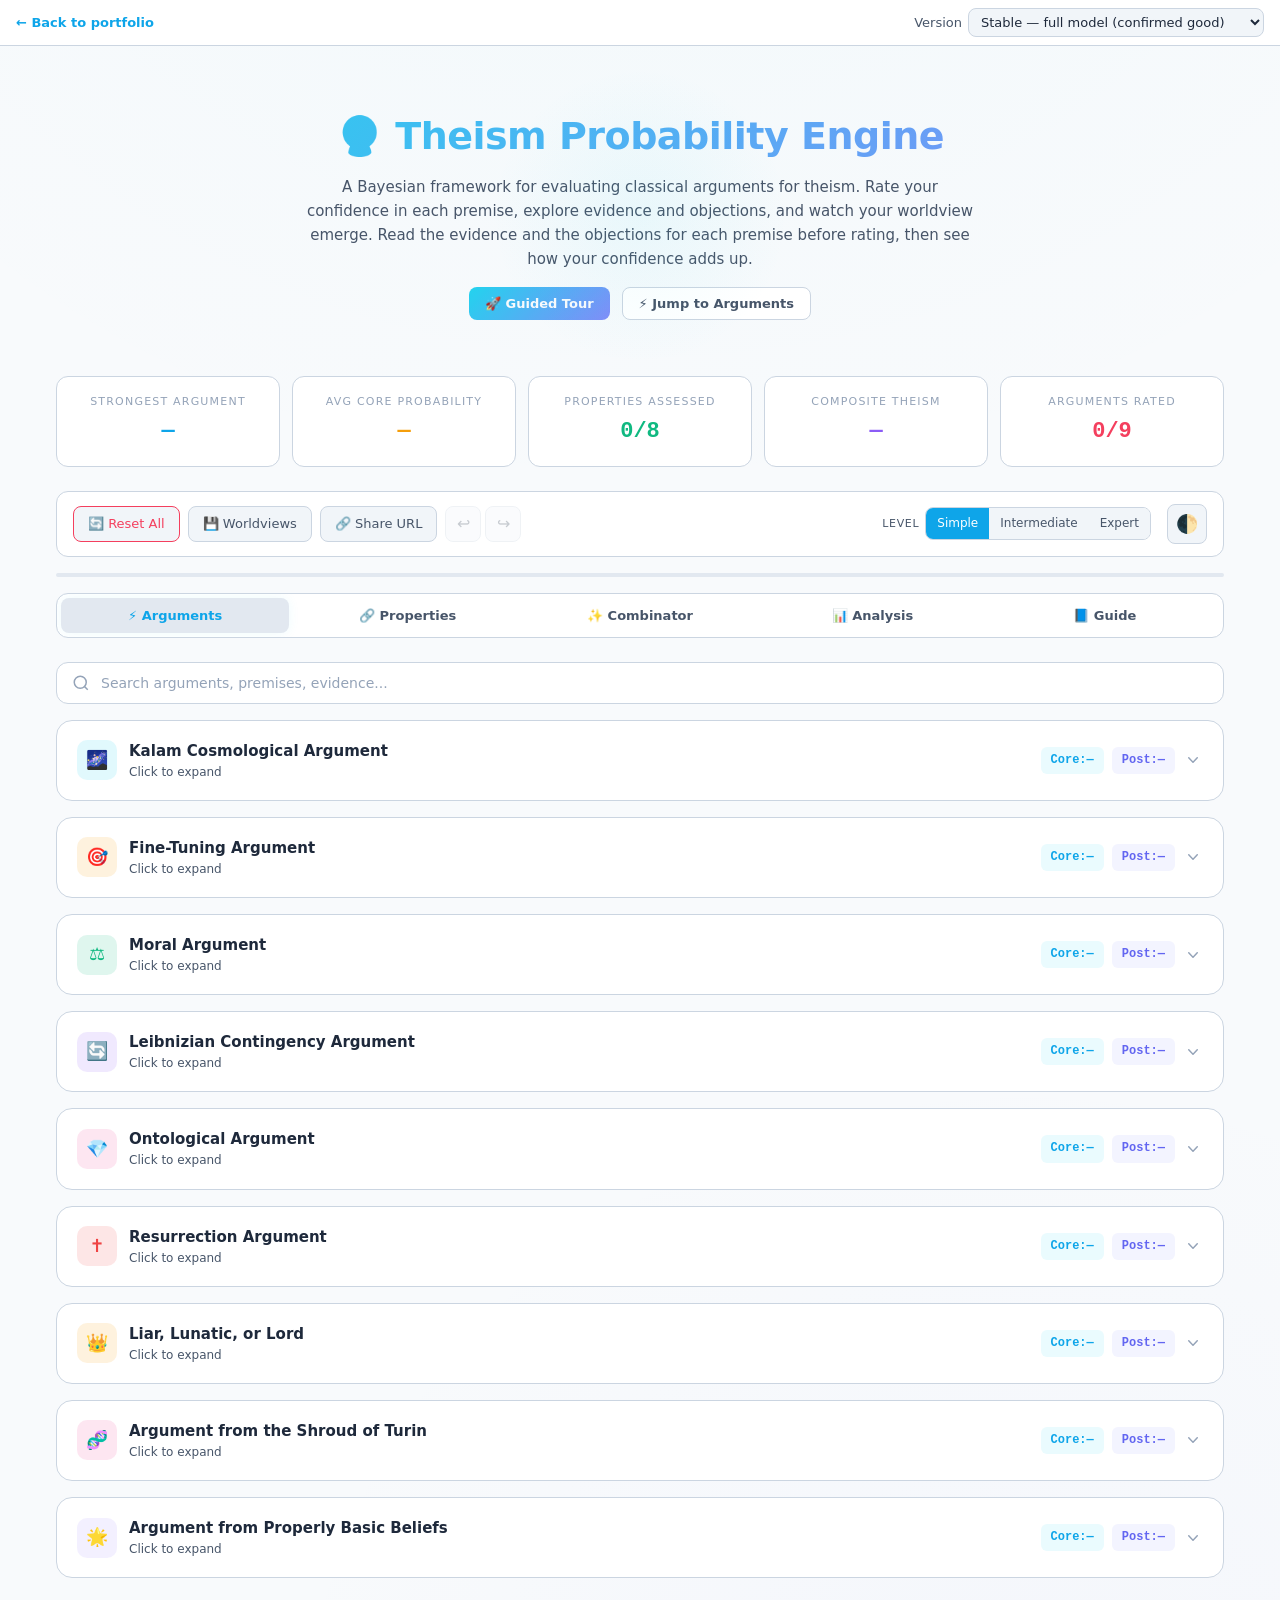
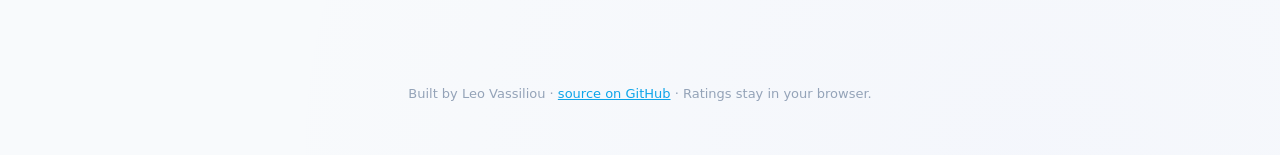
<file: TPE/index.html>
<!DOCTYPE html>
<html lang="en">
<head>
<meta charset="utf-8"/>
<title>Theism Probability Engine</title>
<meta name="viewport" content="width=device-width,initial-scale=1"/>
<meta name="theme-color" content="#050a18"/>
<meta name="description" content="Rate the premises of classic arguments for theism and see, with transparent probability maths, how your worldview emerges. Full model with worldview analysis, radar chart and sensitivity analysis."/>
<link rel="icon" href="data:image/svg+xml,<svg xmlns='http://www.w3.org/2000/svg' viewBox='0 0 100 100'><text y='.9em' font-size='90'>🔮</text></svg>"/>
<style>
*,*::before,*::after{box-sizing:border-box;margin:0;padding:0}
:root{
--bg:#050a18;--surface:#0c1529;--surface2:#111d35;--surface3:#182642;
--border:#1e3055;--text:#e2e8f0;--text-dim:#7e8fa6;--text-faint:#4a5975;
--accent:#22d3ee;--accent2:#818cf8;--accent3:#a78bfa;
--gold:#f59e0b;--emerald:#10b981;--rose:#f43f5e;--orange:#fb923c;
--gradient:linear-gradient(135deg,#22d3ee,#818cf8);
--glow:0 0 20px #22d3ee18,0 0 60px #22d3ee08;
--radius:12px;--radius-lg:16px;
--font:'Segoe UI',system-ui,-apple-system,sans-serif;
--mono:'Cascadia Code','Fira Code','Consolas',monospace;
--transition:0.3s cubic-bezier(.4,0,.2,1);
}
[data-theme="light"]{
--bg:#f8fafc;--surface:#ffffff;--surface2:#f1f5f9;--surface3:#e2e8f0;
--border:#cbd5e1;--text:#1e293b;--text-dim:#475569;--text-faint:#94a3b8;
--accent:#0ea5e9;--accent2:#6366f1;--accent3:#8b5cf6;
}
html{scroll-behavior:smooth}
body{background:var(--bg);color:var(--text);font-family:var(--font);line-height:1.6;min-height:100vh;
background-image:radial-gradient(ellipse 80% 50% at 50% -20%,#22d3ee08,transparent),radial-gradient(ellipse 60% 40% at 80% 100%,#818cf808,transparent);transition:background .3s,color .3s}
::-webkit-scrollbar{width:6px;height:6px}::-webkit-scrollbar-track{background:var(--surface)}
::-webkit-scrollbar-thumb{background:var(--border);border-radius:3px}::-webkit-scrollbar-thumb:hover{background:var(--accent)}
::selection{background:var(--accent);color:var(--bg)}
.app{max-width:1200px;margin:0 auto;padding:20px 16px 60px}
.hero{text-align:center;padding:40px 20px 32px;position:relative}
.hero::before{content:'';position:absolute;top:0;left:50%;transform:translateX(-50%);width:300px;height:300px;background:radial-gradient(circle,#22d3ee10,transparent 70%);pointer-events:none}
.hero h1{font-size:clamp(24px,5vw,38px);font-weight:800;background:var(--gradient);-webkit-background-clip:text;-webkit-text-fill-color:transparent;background-clip:text;letter-spacing:-0.5px;margin-bottom:8px}
.hero p{color:var(--text-dim);font-size:15px;max-width:680px;margin:0 auto}
.hero-actions{display:flex;justify-content:center;gap:12px;margin-top:16px;flex-wrap:wrap}
.hero-btn{padding:8px 16px;border-radius:8px;font-size:13px;font-weight:600;cursor:pointer;transition:var(--transition);border:1px solid var(--border);background:var(--surface);color:var(--text-dim);font-family:var(--font)}
.hero-btn:hover{border-color:var(--accent);color:var(--accent)}
.hero-btn.primary{background:var(--gradient);color:var(--bg);border:none}
.hero-btn.primary:hover{opacity:.9;transform:translateY(-1px)}
.stats-bar{display:grid;grid-template-columns:repeat(auto-fit,minmax(150px,1fr));gap:12px;margin:24px 0}
.stat-card{background:var(--surface);border:1px solid var(--border);border-radius:var(--radius);padding:16px;text-align:center;transition:var(--transition);position:relative;overflow:hidden;cursor:help}
.stat-card::before{content:'';position:absolute;top:0;left:0;right:0;height:2px;background:var(--gradient);opacity:0;transition:var(--transition)}
.stat-card:hover::before{opacity:1}
.stat-card:hover{border-color:#22d3ee44;box-shadow:var(--glow);transform:translateY(-2px)}
.stat-label{font-size:11px;text-transform:uppercase;letter-spacing:1.2px;color:var(--text-faint);margin-bottom:4px}
.stat-value{font-size:22px;font-weight:800;font-family:var(--mono);color:var(--accent)}
.stat-value.gold{color:var(--gold)}.stat-value.emerald{color:var(--emerald)}.stat-value.purple{color:var(--accent3)}.stat-value.rose{color:var(--rose)}
.stat-tooltip{position:absolute;bottom:100%;left:50%;transform:translateX(-50%);background:var(--surface3);padding:8px 12px;border-radius:6px;font-size:11px;color:var(--text);white-space:nowrap;opacity:0;pointer-events:none;transition:var(--transition);z-index:100;border:1px solid var(--border)}
.stat-card:hover .stat-tooltip{opacity:1;bottom:calc(100% + 8px)}
.toolbar{display:flex;flex-wrap:wrap;gap:8px;align-items:center;margin-bottom:16px;padding:12px 16px;background:var(--surface);border:1px solid var(--border);border-radius:var(--radius)}
.toolbar-left{display:flex;flex-wrap:wrap;gap:8px;flex:1}.toolbar-right{display:flex;gap:8px;align-items:center}
.toolbar-btn{display:inline-flex;align-items:center;gap:6px;padding:8px 14px;border-radius:8px;background:var(--surface2);border:1px solid var(--border);color:var(--text-dim);font-size:13px;cursor:pointer;transition:var(--transition);font-family:var(--font);white-space:nowrap}
.toolbar-btn:hover{background:var(--surface3);color:var(--text);border-color:var(--accent)}
.toolbar-btn.danger{border-color:var(--rose);color:var(--rose)}.toolbar-btn.danger:hover{background:#f43f5e18}
.theme-toggle{width:40px;height:40px;border-radius:8px;background:var(--surface2);border:1px solid var(--border);cursor:pointer;display:flex;align-items:center;justify-content:center;font-size:18px;transition:var(--transition)}
.theme-toggle:hover{border-color:var(--accent);background:var(--surface3)}
.tabs{display:flex;gap:4px;padding:4px;background:var(--surface);border-radius:var(--radius);margin-bottom:24px;overflow-x:auto;border:1px solid var(--border)}
.tab{flex:1;min-width:fit-content;padding:10px 16px;border-radius:8px;background:transparent;border:none;color:var(--text-dim);font-size:13px;font-weight:600;cursor:pointer;transition:var(--transition);white-space:nowrap;font-family:var(--font)}
.tab:hover{color:var(--text);background:var(--surface2)}
.tab.active{background:var(--surface3);color:var(--accent);box-shadow:0 0 12px #22d3ee12}
.panel{display:none;animation:fadeIn .35s ease}.panel.active{display:block}
@keyframes fadeIn{from{opacity:0;transform:translateY(8px)}to{opacity:1;transform:translateY(0)}}
@keyframes pulse{0%,100%{opacity:1}50%{opacity:.5}}
@keyframes slideIn{from{opacity:0;transform:translateX(-10px)}to{opacity:1;transform:translateX(0)}}
.progress-bar{height:4px;background:var(--surface3);border-radius:2px;margin-bottom:16px;overflow:hidden}
.progress-fill{height:100%;background:var(--gradient);border-radius:2px;transition:width .5s ease}
.search-bar{margin-bottom:16px;position:relative}
.search-input{width:100%;padding:12px 16px 12px 44px;border-radius:var(--radius);background:var(--surface);border:1px solid var(--border);color:var(--text);font-size:14px;font-family:var(--font);transition:var(--transition)}
.search-input:focus{outline:none;border-color:var(--accent);box-shadow:0 0 0 3px #22d3ee18}
.search-input::placeholder{color:var(--text-faint)}
.search-icon{position:absolute;left:16px;top:50%;transform:translateY(-50%);color:var(--text-faint);pointer-events:none}
.arg-card{background:var(--surface);border:1px solid var(--border);border-radius:var(--radius-lg);margin-bottom:16px;overflow:hidden;transition:var(--transition)}
.arg-card:hover{border-color:#22d3ee33}
.arg-header{display:flex;align-items:center;justify-content:space-between;padding:18px 20px;cursor:pointer;user-select:none;transition:var(--transition)}
.arg-header:hover{background:var(--surface2)}
.arg-title-group{display:flex;align-items:center;gap:12px;min-width:0}
.arg-icon{width:40px;height:40px;border-radius:10px;display:flex;align-items:center;justify-content:center;font-size:18px;flex-shrink:0}
.arg-title{font-weight:700;font-size:15px;white-space:nowrap;overflow:hidden;text-overflow:ellipsis}
.arg-subtitle{font-size:12px;color:var(--text-dim)}
.arg-badge{display:flex;align-items:center;gap:8px;flex-shrink:0}
.badge{padding:4px 10px;border-radius:6px;font-size:12px;font-weight:700;font-family:var(--mono);white-space:nowrap}
.badge-core{background:#22d3ee18;color:var(--accent)}.badge-post{background:#818cf818;color:var(--accent2)}
.chevron{width:20px;height:20px;color:var(--text-faint);transition:var(--transition);flex-shrink:0}
.arg-card.open .chevron{transform:rotate(180deg)}
.arg-body{max-height:0;overflow:hidden;transition:max-height .45s cubic-bezier(.4,0,.2,1)}
.arg-card.open .arg-body{max-height:60000px}
.arg-content{padding:0 20px 20px}
.arg-progress{display:flex;align-items:center;gap:8px;padding:12px 20px;background:var(--surface2);border-top:1px solid var(--border)}
.arg-progress-text{font-size:12px;color:var(--text-dim)}
.arg-progress-bar{flex:1;height:6px;background:var(--surface3);border-radius:3px;overflow:hidden}
.arg-progress-fill{height:100%;background:var(--gradient);border-radius:3px;transition:width .3s ease}
.section-label{font-size:11px;text-transform:uppercase;letter-spacing:1.5px;color:var(--text-faint);margin:20px 0 10px;display:flex;align-items:center;gap:8px}
.section-label::after{content:'';flex:1;height:1px;background:var(--border)}
.premise-card{background:var(--surface2);border:1px solid transparent;border-radius:var(--radius);padding:14px 16px;margin-bottom:8px;transition:var(--transition)}
.premise-card:hover{border-color:var(--border)}.premise-card.rated{border-left:3px solid var(--emerald)}
.premise-top{display:flex;align-items:flex-start;justify-content:space-between;gap:12px}
.premise-text{flex:1;font-size:14px;line-height:1.5}
.premise-num{font-size:11px;font-weight:700;color:var(--accent);background:#22d3ee12;padding:2px 8px;border-radius:4px;flex-shrink:0;font-family:var(--mono)}
.confidence-row{display:flex;align-items:center;gap:12px;margin-top:10px}
.slider-wrap{flex:1;position:relative;height:32px;display:flex;align-items:center}
.slider{-webkit-appearance:none;appearance:none;width:100%;height:6px;border-radius:3px;background:var(--surface3);outline:none;cursor:pointer}
.slider::-webkit-slider-thumb{-webkit-appearance:none;appearance:none;width:20px;height:20px;border-radius:50%;background:var(--accent);cursor:pointer;box-shadow:0 0 10px #22d3ee44;transition:transform .15s}
.slider::-webkit-slider-thumb:hover{transform:scale(1.2);box-shadow:0 0 16px #22d3ee66}
.slider::-moz-range-thumb{width:20px;height:20px;border:none;border-radius:50%;background:var(--accent);cursor:pointer}
.conf-display{min-width:56px;text-align:center;font-family:var(--mono);font-weight:700;font-size:15px;color:var(--accent);padding:4px 8px;border-radius:6px;background:var(--surface3);border:1px solid var(--border)}
.conf-display.empty{color:var(--text-faint)}
.quick-btns{display:flex;gap:4px;margin-top:8px;flex-wrap:wrap}
.quick-btn{padding:4px 8px;border-radius:4px;background:var(--surface3);border:1px solid var(--border);color:var(--text-faint);font-size:10px;cursor:pointer;transition:var(--transition);font-family:var(--mono)}
.quick-btn:hover{border-color:var(--accent);color:var(--accent)}
.evidence-objection-wrap{margin-top:10px}
.ev-ob-tabs{display:flex;gap:2px}
.ev-ob-tab{padding:6px 12px;border-radius:6px 6px 0 0;background:var(--surface3);border:1px solid var(--border);border-bottom:none;color:var(--text-dim);font-size:11px;cursor:pointer;transition:var(--transition);font-family:var(--font)}
.ev-ob-tab:hover{color:var(--text)}.ev-ob-tab.active{background:var(--surface2);color:var(--accent);border-color:var(--accent)}
.ev-ob-tab.objection.active{color:var(--orange);border-color:var(--orange)}
.ev-ob-content{display:none;border:1px solid var(--border);border-radius:0 var(--radius) var(--radius) var(--radius);background:var(--surface2);padding:12px 16px}
.ev-ob-content.active{display:block}.ev-ob-content.objection-content{border-color:var(--orange)}
.ev-ob-content ul{margin:0;padding:0 0 0 20px;font-size:13px;color:var(--text-dim);line-height:1.8}
.ev-ob-content li{margin-bottom:8px}.ev-ob-content li::marker{color:var(--accent)}.ev-ob-content.objection-content li::marker{color:var(--orange)}
.ev-ob-content .rebuttal{font-size:12px;color:var(--emerald);margin-top:4px;padding-left:8px;border-left:2px solid var(--emerald)}
.conclusion-box{background:linear-gradient(135deg,#22d3ee08,#818cf808);border:1px solid #22d3ee22;border-radius:var(--radius);padding:14px 16px;margin-top:12px;display:flex;align-items:center;justify-content:space-between;gap:12px}
.conclusion-box.post{border-color:#818cf822;background:linear-gradient(135deg,#818cf808,#a78bfa08)}
.conclusion-text{font-size:14px;font-weight:600}
.conclusion-value{font-family:var(--mono);font-weight:800;font-size:18px;color:var(--accent);white-space:nowrap}
.conclusion-box.post .conclusion-value{color:var(--accent2)}
.post-premise-card{background:var(--surface2);border:1px solid transparent;border-radius:var(--radius);padding:14px 16px;margin-bottom:8px;transition:var(--transition);border-left:3px solid var(--accent2)}
.post-premise-card:hover{border-color:var(--border);border-left-color:var(--accent2)}.post-premise-card.rated{border-left-color:var(--emerald)}
.prop-tag{display:inline-block;font-size:10px;font-weight:700;text-transform:uppercase;letter-spacing:0.8px;padding:2px 8px;border-radius:4px;background:#818cf818;color:var(--accent2);margin-left:8px}
.contribution-line{font-size:12px;color:var(--text-dim);margin-top:6px;font-family:var(--mono)}
.entailment-tag{display:inline-block;font-size:10px;font-weight:700;padding:2px 6px;border-radius:4px;background:#a78bfa18;color:var(--accent3);margin-left:6px;letter-spacing:0.5px}
.property-card{background:var(--surface);border:1px solid var(--border);border-radius:var(--radius);padding:16px;margin-bottom:10px;transition:var(--transition)}
.property-card:hover{border-color:#22d3ee33}
.prop-header{display:flex;align-items:center;justify-content:space-between}
.prop-name{font-weight:700;font-size:15px;display:flex;align-items:center;gap:8px}.prop-name .icon{font-size:18px}
.prop-combined{font-family:var(--mono);font-weight:800;font-size:18px;color:var(--emerald)}
.contributors-list{margin-top:10px}
.contributor-row{display:flex;justify-content:space-between;padding:6px 0;font-size:13px;border-bottom:1px solid var(--border)}
.contributor-row:last-child{border:none}.contributor-arg{color:var(--text-dim)}.contributor-val{font-family:var(--mono);color:var(--accent)}
.contributor-entailed{color:var(--accent3);font-style:italic}
.radar-container{margin:20px 0;padding:20px;background:var(--surface);border:1px solid var(--border);border-radius:var(--radius-lg);text-align:center}
.radar-title{font-weight:700;font-size:16px;margin-bottom:16px;display:flex;align-items:center;justify-content:center;gap:8px}
.radar-svg{max-width:100%;height:auto}
.combo-builder{background:var(--surface);border:1px solid var(--border);border-radius:var(--radius-lg);padding:20px;margin-top:20px}
.combo-title{font-weight:700;font-size:16px;margin-bottom:12px;display:flex;align-items:center;gap:8px}
.combo-checks{display:grid;grid-template-columns:repeat(auto-fit,minmax(200px,1fr));gap:8px;margin-bottom:16px}
.combo-check{display:flex;align-items:center;gap:10px;padding:10px 14px;background:var(--surface2);border:1px solid var(--border);border-radius:8px;cursor:pointer;transition:var(--transition);user-select:none}
.combo-check:hover{border-color:var(--accent);background:var(--surface3)}.combo-check.checked{border-color:var(--accent);background:#22d3ee0a}
.combo-check input{display:none}
.check-box{width:18px;height:18px;border:2px solid var(--border);border-radius:4px;display:flex;align-items:center;justify-content:center;transition:var(--transition);flex-shrink:0}
.combo-check.checked .check-box{background:var(--accent);border-color:var(--accent)}
.check-box svg{width:12px;height:12px;color:var(--bg);opacity:0;transition:var(--transition)}.combo-check.checked .check-box svg{opacity:1}
.combo-check-label{font-size:13px;font-weight:600}.combo-check-sub{font-size:11px;color:var(--text-dim)}
.combo-result-box{background:linear-gradient(135deg,#f59e0b08,#22d3ee08);border:1px solid #f59e0b33;border-radius:var(--radius);padding:20px;text-align:center}
.combo-result-label{font-size:12px;text-transform:uppercase;letter-spacing:1.2px;color:var(--text-faint);margin-bottom:4px}
.combo-result-value{font-family:var(--mono);font-weight:900;font-size:32px;background:linear-gradient(135deg,var(--gold),var(--accent));-webkit-background-clip:text;-webkit-text-fill-color:transparent;background-clip:text}
.combo-result-note{font-size:12px;color:var(--text-faint);margin-top:8px}
.anchored-result{margin-top:12px;padding:12px 16px;border-radius:var(--radius);background:var(--surface2);border:1px solid var(--border);font-size:13px;color:var(--text-dim)}
.anchored-result .val{color:var(--accent2);font-family:var(--mono);font-weight:700}
.styled-select{padding:8px 12px;border-radius:8px;background:var(--surface2);border:1px solid var(--border);color:var(--text);font-family:var(--font);font-size:13px;cursor:pointer;transition:var(--transition)}
.styled-select:hover{border-color:var(--accent)}.styled-select:focus{outline:none;border-color:var(--accent);box-shadow:0 0 0 3px #22d3ee18}
.base-select-row{display:flex;align-items:center;gap:12px;margin-bottom:16px;flex-wrap:wrap}
.base-select-row label{font-size:13px;color:var(--text-dim)}
.wv-analysis{background:var(--surface);border:1px solid var(--border);border-radius:var(--radius-lg);padding:24px;margin-top:24px;position:relative;overflow:hidden}
.wv-analysis::before{content:'';position:absolute;top:0;left:0;right:0;height:3px;background:var(--gradient);opacity:.6}
.wv-analysis-title{font-weight:800;font-size:18px;margin-bottom:4px;display:flex;align-items:center;gap:10px}
.wv-analysis-subtitle{font-size:13px;color:var(--text-dim);margin-bottom:20px}
.wv-verdict{text-align:center;padding:24px 16px;border-radius:var(--radius);margin-bottom:20px}
.wv-verdict.theist{background:linear-gradient(135deg,#22d3ee06,#818cf808,#a78bfa06);border:1px solid #818cf833}
.wv-verdict.atheist{background:linear-gradient(135deg,#f43f5e06,#f59e0b06);border:1px solid #f43f5e33}
.wv-verdict.incomplete{background:var(--surface2);border:1px solid var(--border)}
.wv-verdict-label{font-size:11px;text-transform:uppercase;letter-spacing:1.5px;color:var(--text-faint);margin-bottom:6px}
.wv-verdict-name{font-size:clamp(20px,4vw,28px);font-weight:900;margin-bottom:4px;letter-spacing:-0.3px}
.wv-verdict.theist .wv-verdict-name{background:var(--gradient);-webkit-background-clip:text;-webkit-text-fill-color:transparent;background-clip:text}
.wv-verdict.atheist .wv-verdict-name{color:var(--rose)}.wv-verdict.incomplete .wv-verdict-name{color:var(--text-faint)}
.wv-verdict-prob{font-family:var(--mono);font-size:13px;color:var(--text-dim)}
.wv-tier-grid{display:grid;gap:10px;margin-bottom:16px}
.wv-tier{display:flex;align-items:center;justify-content:space-between;padding:12px 16px;border-radius:var(--radius);background:var(--surface2);border:1px solid var(--border);transition:var(--transition)}
.wv-tier.active{border-color:var(--accent);box-shadow:0 0 16px #22d3ee10}.wv-tier.active.is-atheist{border-color:var(--rose);box-shadow:0 0 16px #f43f5e10}
.wv-tier-left{display:flex;align-items:center;gap:10px}.wv-tier-icon{font-size:20px;width:32px;text-align:center}
.wv-tier-name{font-weight:700;font-size:14px}.wv-tier-right{text-align:right}
.wv-tier-prob{font-family:var(--mono);font-weight:700;font-size:15px;color:var(--accent)}
.wv-tier.active .wv-tier-prob{color:var(--emerald)}.wv-tier.active.is-atheist .wv-tier-prob{color:var(--rose)}
.wv-tier-strength{font-size:11px;color:var(--text-dim);font-weight:600}
.wv-tier.below .wv-tier-prob{color:var(--text-faint)}.wv-tier.below{opacity:.5}
.wv-strength-bar{height:8px;border-radius:4px;background:var(--surface3);margin-top:6px;overflow:hidden}
.wv-strength-fill{height:100%;border-radius:4px;transition:width .5s ease}
.wv-legend{margin-top:16px;padding:14px;border-radius:var(--radius);background:var(--surface2);border-left:3px solid var(--accent2);font-size:12px;color:var(--text-dim);line-height:1.8}
.wv-legend strong{color:var(--text)}
.sensitivity-panel{background:var(--surface);border:1px solid var(--border);border-radius:var(--radius-lg);padding:20px;margin-bottom:20px}
.sensitivity-title{font-weight:700;font-size:16px;margin-bottom:4px}
.sensitivity-subtitle{font-size:12px;color:var(--text-dim);margin-bottom:16px}
.sensitivity-item{display:flex;align-items:center;justify-content:space-between;padding:10px 14px;background:var(--surface2);border-radius:var(--radius);margin-bottom:8px;border-left:3px solid var(--accent);gap:12px}
.sensitivity-item.high{border-left-color:var(--gold)}.sensitivity-item.very-high{border-left-color:var(--rose)}
.sensitivity-premise{flex:1;font-size:13px;min-width:0}
.sensitivity-premise-name{font-weight:600;white-space:nowrap;overflow:hidden;text-overflow:ellipsis}
.sensitivity-premise-arg{font-size:11px;color:var(--text-faint)}
.sensitivity-impact{font-family:var(--mono);font-weight:700;font-size:13px;color:var(--accent);white-space:nowrap}
.sensitivity-item.high .sensitivity-impact{color:var(--gold)}.sensitivity-item.very-high .sensitivity-impact{color:var(--rose)}
.philosopher-panel{background:var(--surface);border:1px solid var(--border);border-radius:var(--radius-lg);padding:20px}
.philosopher-title{font-weight:700;font-size:16px;margin-bottom:16px}
.philosopher-grid{display:grid;grid-template-columns:repeat(auto-fit,minmax(200px,1fr));gap:12px}
.philosopher-card{padding:16px;background:var(--surface2);border:1px solid var(--border);border-radius:var(--radius);cursor:pointer;transition:var(--transition)}
.philosopher-card:hover{border-color:var(--accent);transform:translateY(-2px);box-shadow:var(--glow)}
.philosopher-name{font-weight:700;font-size:14px;margin-bottom:4px}
.philosopher-stance{font-size:12px;color:var(--accent);margin-bottom:8px}
.philosopher-desc{font-size:11px;color:var(--text-faint);line-height:1.5}
.how-card{background:var(--surface);border:1px solid var(--border);border-radius:var(--radius-lg);padding:24px}
.how-card h2{font-size:18px;margin-bottom:16px;color:var(--accent)}
.how-steps{counter-reset:step}
.how-step{counter-increment:step;padding:12px 16px 12px 52px;position:relative;margin-bottom:8px;border-radius:var(--radius);background:var(--surface2)}
.how-step::before{content:counter(step);position:absolute;left:14px;top:12px;width:28px;height:28px;border-radius:8px;background:var(--gradient);display:flex;align-items:center;justify-content:center;font-weight:800;font-size:13px;color:var(--bg)}
.how-step h3{font-size:14px;font-weight:700;margin-bottom:2px}.how-step p{font-size:13px;color:var(--text-dim)}
.math-note{margin-top:16px;padding:14px;border-radius:var(--radius);background:var(--surface2);border-left:3px solid var(--accent);font-size:13px;color:var(--text-dim);line-height:1.7}
.math-note code{font-family:var(--mono);color:var(--accent);font-size:12px;background:var(--surface3);padding:1px 5px;border-radius:3px}
.glossary{margin-top:24px}.glossary-title{font-size:16px;font-weight:700;margin-bottom:12px;color:var(--accent2)}.glossary-grid{display:grid;gap:8px}
.glossary-item{padding:12px 16px;background:var(--surface2);border-radius:var(--radius);border:1px solid var(--border)}
.glossary-term{font-weight:700;font-size:14px;color:var(--accent);margin-bottom:4px}.glossary-def{font-size:13px;color:var(--text-dim)}
.modal-overlay{position:fixed;inset:0;background:rgba(0,0,0,.7);z-index:1000;display:none;align-items:center;justify-content:center;padding:20px;backdrop-filter:blur(4px)}
.modal-overlay.visible{display:flex}
.modal{background:var(--surface);border:1px solid var(--border);border-radius:var(--radius-lg);max-width:600px;width:100%;max-height:80vh;overflow:hidden;animation:fadeIn .3s ease}
.modal-header{padding:20px;border-bottom:1px solid var(--border);display:flex;justify-content:space-between;align-items:center}
.modal-title{font-weight:700;font-size:18px}
.modal-close{width:32px;height:32px;border-radius:8px;background:var(--surface2);border:1px solid var(--border);cursor:pointer;display:flex;align-items:center;justify-content:center;font-size:18px;color:var(--text-dim);transition:var(--transition)}
.modal-close:hover{border-color:var(--rose);color:var(--rose)}
.modal-body{padding:20px;overflow-y:auto;max-height:calc(80vh - 80px)}
.wv-list{margin-top:16px}
.wv-item{display:flex;align-items:center;justify-content:space-between;padding:12px 16px;background:var(--surface2);border:1px solid var(--border);border-radius:var(--radius);margin-bottom:8px;gap:12px;flex-wrap:wrap}
.wv-item-info{flex:1;min-width:150px}.wv-item-name{font-weight:700;font-size:14px}.wv-item-date{font-size:11px;color:var(--text-faint)}
.wv-item-actions{display:flex;gap:6px;flex-wrap:wrap}
.wv-btn{padding:6px 12px;border-radius:6px;font-size:12px;cursor:pointer;transition:var(--transition);border:1px solid var(--border);background:var(--surface3);color:var(--text-dim);font-family:var(--font)}
.wv-btn:hover{border-color:var(--accent);color:var(--text)}.wv-btn.primary{background:var(--accent);color:var(--bg);border-color:var(--accent)}.wv-btn.primary:hover{opacity:.85}
.wv-btn.danger{border-color:var(--rose);color:var(--rose)}.wv-btn.danger:hover{background:#f43f5e18}
.share-box{margin-top:16px;padding:16px;background:var(--surface2);border:1px solid var(--border);border-radius:var(--radius)}
.share-title{font-size:13px;font-weight:600;margin-bottom:8px}
.share-url{width:100%;padding:10px 12px;border-radius:8px;background:var(--surface3);border:1px solid var(--border);color:var(--text);font-family:var(--mono);font-size:11px;word-break:break-all;resize:none}
.share-url:focus{outline:none;border-color:var(--accent)}
.share-btns{display:flex;gap:8px;margin-top:10px}
.toast{position:fixed;bottom:20px;left:50%;transform:translateX(-50%) translateY(100px);padding:12px 24px;background:var(--surface);border:1px solid var(--border);border-radius:var(--radius);font-size:13px;color:var(--text);box-shadow:0 10px 40px rgba(0,0,0,.3);z-index:2000;transition:transform .3s ease,opacity .3s ease;opacity:0;pointer-events:none}
.toast.visible{transform:translateX(-50%) translateY(0);opacity:1}
.toast.success{border-color:var(--emerald);color:var(--emerald)}.toast.error{border-color:var(--rose);color:var(--rose)}
.achievement{position:fixed;top:20px;right:20px;padding:16px 20px;background:var(--surface);border:1px solid var(--gold);border-radius:var(--radius);display:flex;align-items:center;gap:12px;z-index:2000;animation:slideIn .4s ease;box-shadow:0 10px 40px rgba(0,0,0,.3)}
.achievement-icon{font-size:28px}.achievement-title{font-weight:700;color:var(--gold);margin-bottom:2px}.achievement-text{font-size:13px}
.undo-redo{display:flex;gap:4px}
.undo-btn{width:36px;height:36px;border-radius:8px;background:var(--surface2);border:1px solid var(--border);cursor:pointer;display:flex;align-items:center;justify-content:center;color:var(--text-dim);font-size:16px;transition:var(--transition)}
.undo-btn:hover:not(:disabled){border-color:var(--accent);color:var(--accent)}.undo-btn:disabled{opacity:.3;cursor:not-allowed}
.quote-block{background:var(--surface3);border-left:3px solid var(--accent2);padding:10px 14px;margin:8px 0;border-radius:0 6px 6px 0;font-size:12px;color:var(--text-dim);font-style:italic;line-height:1.7}
.quote-block cite{font-style:normal;font-weight:600;color:var(--accent2);display:block;margin-top:4px;font-size:11px}
@media(max-width:640px){
.app{padding:12px 10px 40px}.hero{padding:24px 12px 20px}.hero-actions{flex-direction:column;align-items:center}
.arg-header{padding:14px}.arg-content{padding:0 14px 14px}
.combo-checks{grid-template-columns:1fr}.stats-bar{grid-template-columns:repeat(2,1fr)}
.tab{padding:8px 10px;font-size:12px}.toolbar{flex-direction:column}
.toolbar-left,.toolbar-right{width:100%;justify-content:center}
.philosopher-grid{grid-template-columns:1fr}.modal{margin:10px;max-height:90vh}
}

/* ─── Rebuttal highlight ─────────────────────────────────────────────────── */
.ev-ob-content .rebuttal{
  display:block;font-size:12px;color:var(--emerald);
  margin-top:5px;padding:6px 10px;
  border-left:2px solid var(--emerald);
  background:#10b98108;border-radius:0 4px 4px 0;
  font-style:normal;
}
/* ─── Completed arg card ─────────────────────────────────────────────────── */
.arg-card.completed{border-left:3px solid var(--emerald)!important}
/* ─── Evidence count on tabs ─────────────────────────────────────────────── */
.ev-ob-tab .count{
  display:inline-block;font-size:10px;padding:0 5px;
  border-radius:8px;background:var(--surface3);
  margin-left:4px;font-family:var(--mono);
}


/* variations strip, flash, a11y */
.tpe-strip{display:flex;justify-content:space-between;align-items:center;gap:12px;flex-wrap:wrap;padding:8px 16px;border-bottom:1px solid var(--border);background:var(--surface);font:13px var(--font,system-ui)}
.tpe-strip a{color:var(--accent,#7aa2ff);text-decoration:none;font-weight:600}
.tpe-strip a:hover{text-decoration:underline}
.tpe-strip label{color:var(--text-dim,#9aa6bf);margin-right:6px}
.tpe-strip select{background:var(--surface2,#1d2639);color:var(--text,#e8ecf5);border:1px solid var(--border,#2a3550);border-radius:8px;padding:5px 8px;font:inherit}
.tpe-foot{text-align:center;color:var(--text-faint,#66728c);font-size:13px;padding:30px 16px 50px}
.tpe-foot a{color:var(--accent,#7aa2ff)}
.stat-value.flash{animation:statflash .5s ease}
@keyframes statflash{0%{transform:scale(1)}35%{transform:scale(1.18);filter:brightness(1.4)}100%{transform:scale(1)}}
:focus-visible{outline:2px solid var(--accent);outline-offset:2px}
@media(prefers-reduced-motion:reduce){*,*::before,*::after{animation-duration:.001s!important;transition-duration:.001s!important;scroll-behavior:auto!important}}

.lvl-bar{display:inline-flex;align-items:center;gap:6px;margin-left:8px}
.lvl-bar .lvl-l{font-size:11px;color:var(--text-dim);text-transform:uppercase;letter-spacing:.06em}
.lvl-seg{display:inline-flex;border:1px solid var(--border);border-radius:8px;overflow:hidden}
.lvl-seg button{background:var(--surface2);color:var(--text-dim);border:0;padding:6px 11px;font:inherit;font-size:12px;cursor:pointer}
.lvl-seg button[aria-pressed=true]{background:var(--accent);color:#fff}
.lvl-plain{font-size:13px;color:var(--text-dim);margin:2px 0 8px;font-style:italic}
.lvl-who{font-size:12px;margin-top:10px;padding-top:8px;border-top:1px dashed var(--border);color:var(--text-dim)}
.lvl-orig{margin-top:10px;font-size:12px}.lvl-orig summary{cursor:pointer;color:var(--accent)}
.lvl-tag{display:inline-block;font-size:10px;text-transform:uppercase;letter-spacing:.06em;border:1px solid var(--border);border-radius:6px;padding:1px 6px;margin-left:6px;color:var(--text-dim);vertical-align:middle}
</style>
</head>
<body>
<div class="tpe-strip" id="tpeStrip"><a href="../" id="tpeBack">&larr; Back to portfolio</a><span><label for="tpeVer">Version</label><select id="tpeVer" aria-label="Switch between versions of the Theism Probability Engine">
<option value="index.html">Stable — full model (confirmed good)</option>
<option value="beta.html">Beta — new features (work in progress)</option>
<option value="streamlined.html">Streamlined (Bayesian conditioning)</option>
<optgroup label="Archive">
<option value="old/v6.html">Early version 6</option><option value="old/v5.html">Early version 5</option><option value="old/v4.html">Early version 4</option><option value="old/v3.html">Early version 3</option><option value="old/v1.html">Early version 1</option><option value="old/bayes5.html">Bayes experiment</option></optgroup></select></span></div>
<div class="app">
<div class="hero">
<h1>🔮 Theism Probability Engine</h1>
<p>A Bayesian framework for evaluating classical arguments for theism. Rate your confidence in each premise, explore evidence and objections, and watch your worldview emerge. Read the evidence and the objections for each premise before rating, then see how your confidence adds up.</p>
<div class="hero-actions">
<button class="hero-btn primary" onclick="startGuidedTour()">🚀 Guided Tour</button>
<button class="hero-btn" onclick="document.getElementById('panel-arguments').scrollIntoView({behavior:'smooth'})">⚡ Jump to Arguments</button>
</div>
</div>

<div class="stats-bar">
<div class="stat-card"><div class="stat-tooltip">The argument with highest core probability</div><div class="stat-label">Strongest Argument</div><div class="stat-value" id="statStrongest">—</div></div>
<div class="stat-card"><div class="stat-tooltip">Average across all rated core conclusions</div><div class="stat-label">Avg Core Probability</div><div class="stat-value gold" id="statAvgCore">—</div></div>
<div class="stat-card"><div class="stat-tooltip">Divine properties with evidence</div><div class="stat-label">Properties Assessed</div><div class="stat-value emerald" id="statPropsAssessed">0 / 0</div></div>
<div class="stat-card"><div class="stat-tooltip">Product of all properties (floor = Christian God)</div><div class="stat-label">Composite Theism</div><div class="stat-value purple" id="statComposite">—</div></div>
<div class="stat-card"><div class="stat-tooltip">Arguments with all core premises rated</div><div class="stat-label">Arguments Rated</div><div class="stat-value rose" id="statArgsRated">0 / 0</div></div>
</div>

<div class="toolbar">
<div class="toolbar-left">
<button class="toolbar-btn danger" onclick="confirmReset()">🔄 Reset All</button>
<button class="toolbar-btn" onclick="showModal('worldviewModal')">💾 Worldviews</button>
<button class="toolbar-btn" onclick="showModal('shareModal')">🔗 Share URL</button>
<div class="undo-redo">
<button class="undo-btn" id="undoBtn" onclick="undo()" disabled title="Undo (Ctrl+Z)">↩</button>
<button class="undo-btn" id="redoBtn" onclick="redo()" disabled title="Redo (Ctrl+Y)">↪</button>
</div>
</div>
<span class="lvl-bar" style="margin-left:auto;margin-right:8px" role="group" aria-label="Evidence level"><span class="lvl-l">Level</span><span class="lvl-seg" id="lvlSeg"><button data-l="s">Simple</button><button data-l="i">Intermediate</button><button data-l="e">Expert</button></span></span><div class="toolbar-right"><button class="theme-toggle" onclick="toggleTheme()" title="Toggle theme">🌓</button></div>
</div>

<div class="progress-bar"><div class="progress-fill" id="globalProgress" style="width:0%"></div></div>

<div class="tabs" id="tabBar">
<button class="tab active" data-tab="arguments">⚡ Arguments</button>
<button class="tab" data-tab="properties">🔗 Properties</button>
<button class="tab" data-tab="combinator">✨ Combinator</button>
<button class="tab" data-tab="sensitivity">📊 Analysis</button>
<button class="tab" data-tab="howto">📘 Guide</button>
</div>

<div class="panel active" id="panel-arguments">
<div class="search-bar">
<svg class="search-icon" width="18" height="18" viewBox="0 0 24 24" fill="none" stroke="currentColor" stroke-width="2"><circle cx="11" cy="11" r="8"/><path d="m21 21-4.35-4.35"/></svg>
<input type="text" class="search-input" id="argSearch" placeholder="Search arguments, premises, evidence..." oninput="filterArguments(this.value)">
</div>
<div id="argContainer"></div>
</div>

<div class="panel" id="panel-properties">
<div class="radar-container">
<div class="radar-title">📡 Property Radar</div>
<svg id="radarChart" class="radar-svg" viewBox="0 0 400 400" width="400" height="400"></svg>
<p style="font-size:12px;color:var(--text-faint);margin-top:12px">Visual representation of evidence strength for each divine property</p>
</div>
<div id="propContainer"></div>
</div>

<div class="panel" id="panel-combinator">
<div class="combo-builder">
<div class="combo-title">✨ Property Combinator</div>
<p style="font-size:13px;color:var(--text-dim);margin-bottom:16px">Select which divine properties to include. The result shows the probability of a being possessing <em>all</em> selected properties. Note: selecting "Christian God" is a floor — adding more properties cannot lower it below that value.</p>
<div class="combo-checks" id="comboChecks"></div>
<div class="base-select-row">
<label>Anchor to argument:</label>
<select class="styled-select" id="baseSelect"><option value="none">— Global aggregation —</option></select>
</div>
<div class="combo-result-box">
<div class="combo-result-label">Combined Probability</div>
<div class="combo-result-value" id="comboResult">—</div>
<div class="combo-result-note">Noisy-OR aggregation · Independence assumed across arguments</div>
</div>
<div class="anchored-result" id="anchoredResult" style="display:none"></div>
<div id="comboBreakdown" style="margin-top:16px"></div>
</div>
<div id="worldviewAnalysis"></div>
</div>

<div class="panel" id="panel-sensitivity">
<div class="sensitivity-panel">
<div class="sensitivity-title">📊 Sensitivity Analysis</div>
<div class="sensitivity-subtitle">Which premises impact your worldview most? Ranked by effect of a 10% increase on Composite Theism.</div>
<div id="sensitivityList"></div>
</div>
<div class="philosopher-panel">
<div class="philosopher-title">👤 Philosopher Presets</div>
<p style="font-size:13px;color:var(--text-dim);margin-bottom:16px">Load configurations based on how notable thinkers might rate these arguments.</p>
<div class="philosopher-grid" id="philosopherGrid"></div>
</div>
</div>

<div class="panel" id="panel-howto">
<div class="how-card">
<h2>How This Works</h2>
<div class="how-steps">
<div class="how-step"><h3>Rate Core Premises</h3><p>Each argument has core premises. Slide to your confidence (0–100%). Core conclusion = product of all premise probabilities.</p></div>
<div class="how-step"><h3>Read the Evidence Carefully</h3><p>Toggle to see the supporting evidence for each premise, and read it before rating.</p></div>
<div class="how-step"><h3>Engage the Objections</h3><p>Objections are listed with their rebuttals. Note whether you find the rebuttal decisive before adjusting your rating.</p></div>
<div class="how-step"><h3>Evaluate Post-Argument Properties</h3><p>Given the conclusion holds, how likely is each divine property? Your confidence combines with core probability.</p></div>
<div class="how-step"><h3>Properties Aggregate Globally</h3><p>Multiple arguments supporting the same property combine via noisy-OR: more independent evidence = higher probability.</p></div>
<div class="how-step"><h3>Entailment Flows Automatically</h3><p>"Christian God" entails all properties. "Maximally Great" entails most. Evidence flows without double-counting.</p></div>
</div>
<div class="math-note">
<strong>Math:</strong><br>
• Core conclusion = <code>P₁ × P₂ × … × Pₙ</code><br>
• Property contribution = <code>core × post-premise</code><br>
• Combined property = <code>1 − ∏(1 − contributionᵢ)</code> (noisy-OR)<br>
• Combo = <code>max(∏ combinedProp(pₖ), christianGodProb)</code> when Christian God selected<br>
• Composite Theism ≥ Christian God probability at all times<br>
<br><strong>Limits:</strong> multiplying premises assumes they are independent, and noisy-OR assumes separate arguments are independent sources of evidence. Treat the numbers as a structured way to organise your thinking, not a measurement. For a simpler model that conditions on arguments for <em>and against</em>, try the <a href="streamlined.html">Streamlined version</a>.
</div>
<div class="glossary">
<div class="glossary-title">📖 Glossary</div>
<div class="glossary-grid">
<div class="glossary-item"><div class="glossary-term">Noisy-OR</div><div class="glossary-def">Probabilistic combination: P(effect) = 1 − ∏(1 − P(causeᵢ)). More independent evidence = higher probability. Prevents double-counting.</div></div>
<div class="glossary-item"><div class="glossary-term">Entailment</div><div class="glossary-def">If A is true, B must be true. "Christian God" entails "Personal" — if Christian God exists, He is necessarily personal.</div></div>
<div class="glossary-item"><div class="glossary-term">S5 Modal Logic</div><div class="glossary-def">If possibly necessary, then necessary (◇□P → □P). Used in the Ontological Argument to show possibility entails actuality for necessary beings.</div></div>
<div class="glossary-item"><div class="glossary-term">Properly Basic</div><div class="glossary-def">Beliefs rational without inferential support, like "other minds exist" or "the past is real." Not everything needs a proof.</div></div>
<div class="glossary-item"><div class="glossary-term">PSR</div><div class="glossary-def">Principle of Sufficient Reason: everything has an explanation for its existence — either in its nature (necessary being) or in an external cause.</div></div>
<div class="glossary-item"><div class="glossary-term">BGV Theorem</div><div class="glossary-def">Borde-Guth-Vilenkin (2003): any universe with average positive expansion must have a past spacetime boundary. Applies to virtually all cosmological models.</div></div>
</div>
</div>
</div>
</div>
</div>

<!-- Modals -->
<div class="modal-overlay" id="worldviewModal">
<div class="modal">
<div class="modal-header"><div class="modal-title">💾 Worldview Manager</div><button class="modal-close" onclick="hideModal('worldviewModal')">×</button></div>
<div class="modal-body">
<p style="font-size:13px;color:var(--text-dim);margin-bottom:16px">Save, load, or export your configurations. Saves persist for this session.</p>
<div style="display:flex;gap:8px;flex-wrap:wrap;margin-bottom:16px">
<button class="toolbar-btn primary" onclick="saveWorldview()">💾 Save Current</button>
<button class="toolbar-btn" onclick="exportCurrent()">📤 Export JSON</button>
<label class="toolbar-btn" style="cursor:pointer">📥 Import<input type="file" id="importFile" accept=".json" style="display:none" onchange="importWorldview(this.files)"></label>
</div>
<div class="wv-list" id="wvList"></div>
</div>
</div>
</div>

<div class="modal-overlay" id="shareModal">
<div class="modal">
<div class="modal-header"><div class="modal-title">🔗 Share Your Worldview</div><button class="modal-close" onclick="hideModal('shareModal')">×</button></div>
<div class="modal-body">
<p style="font-size:13px;color:var(--text-dim);margin-bottom:16px">Copy this URL to share your exact configuration.</p>
<div class="share-box">
<div class="share-title">Shareable URL</div>
<textarea class="share-url" id="shareUrl" readonly rows="4" style="resize:none;font-size:10px"></textarea>
<div class="share-btns">
<button class="toolbar-btn primary" onclick="copyShareUrl()">📋 Copy</button>
<button class="toolbar-btn" onclick="generateShareUrl()">🔄 Regenerate</button>
</div>
</div>
</div>
</div>
</div>

<div class="toast" id="toast"></div>
<div id="achievementContainer"></div>

<script>
// ─── ARGUMENT DATA ───────────────────────────────────────────────────────────
const ARGUMENTS=[
{id:"kalam",title:"Kalam Cosmological Argument",icon:"🌌",color:"#22d3ee",
corePremises:[
{id:"k_p1",text:"Whatever begins to exist has a cause.",
evidence:[
"<strong>Ex nihilo nihil fit</strong> — 'From nothing, nothing comes.' This is not merely an intuition; it is the metaphysical bedrock of all rational inquiry and scientific investigation. 'Nothing' does not mean empty space or a quantum vacuum; it means the total absence of anything — no space, no time, no matter, no energy, no laws of nature.",
"<strong>The denial is worse than magic.</strong> If things could pop into existence without any cause from absolute nothing, we would expect to see anything and everything appearing without reason — horses, music albums, fully-formed universes. At least with magic there is a magician. Causeless origination from nothing would make the universe's existence not just mysterious but entirely arbitrary.",
"<strong>Quantum events do not violate this premise.</strong> Quantum fluctuations often cited as 'uncaused' occur within a quantum vacuum that is not nothing — it is a structured system governed by physical laws, fields, and energy. Lawrence Krauss' book 'A Universe from Nothing' was criticised by physicists precisely because the 'nothing' he describes is something rich in physical content.",
"<strong>The premise is not falsified by any known physical event.</strong> Every confirmed observation in the history of science supports it: things that begin have causes. To deny it on speculative theoretical grounds is to sacrifice one of the most confirmed principles we have."
],
objections:[
{text:"<strong>Quantum indeterminacy:</strong> Some quantum events (like radioactive decay) seem to occur without deterministic causes — so causation may not be universal.",rebuttal:"This confuses deterministic causation with causation in general. Quantum events have probabilistic causes rooted in prior quantum states and physical laws. They do not arise from absolute nothing — they arise from a quantum field governed by laws. The premise requires only that things which begin have <em>some</em> cause, not that every cause is deterministic."},
{text:"<strong>Category error:</strong> Causation is a temporal concept — cause precedes effect. But if time itself began with the universe, applying 'cause' to the universe's origin may be meaningless.",rebuttal:"This objection actually <em>supports</em> the argument rather than defeating it. If time began at the universe's origin, then the cause of the universe must be outside of time — i.e., timeless. This is precisely what the argument concludes. A timeless cause is not the same as no cause."},
{text:"<strong>Our intuitions are limited:</strong> All our causal knowledge comes from within the universe. Extrapolating the causal principle to the universe's origin might be an unwarranted generalisation.",rebuttal:"This cuts both ways: we have no basis for claiming causation breaks down at the universe's origin either. The burden of proof lies with the person asserting an exception to a principle with universal empirical confirmation. Moreover, if we cannot trust our deepest rational principles, all scientific and philosophical reasoning collapses."}
]},
{id:"k_p2",text:"The universe began to exist.",
evidence:[
"<strong>Hilbert's Hotel — the impossibility of an actual infinite:</strong> Mathematician David Hilbert showed that an actually infinite collection produces vivid contradictions. A hotel with infinitely many rooms, all full, can accommodate infinitely many new guests by shifting everyone — yet it was already full. You can remove all odd-numbered guests and still have infinitely many guests; you can remove all guests from rooms 4 onwards and be left with only 3. Infinity minus infinity yields contradictory results, which is why actual infinities are forbidden in applied mathematics. If the past were actually infinite, these contradictions would be instantiated in reality.",
"<strong>The cosmic ratios paradox:</strong> If Jupiter completes two orbits for every one of Saturn's, the gap grows forever into the future. But if they have been orbiting from eternity past, they must have completed the same number of orbits — infinity. This is absurd: the ratio 2:1, maintained at every finite point, vanishes at the limit. Actual infinities produce contradictions in concrete reality.",
"<strong>Successive addition cannot form an actual infinite:</strong> The past is formed by one moment following another. No matter how far back you go, you always have a finite number of past events. Counting backward forever still never reaches an infinite past; it only reaches further finite pasts. The very structure of sequential time guarantees a beginning.",
"<strong>The countdown paradox:</strong> Imagine someone who claims to have been counting down from negative infinity and just now reached zero. Why did they finish today and not yesterday — or any other day? At any point in the past, they would already have had infinite time to finish. The fact that they finish at all is inexplicable unless there was a beginning. The same logic applies to any event in an 'eternal' universe.",
"<strong>The Big Bang — scientific consensus:</strong> The standard cosmological model holds that all space, time, matter, and energy came into existence approximately 13.8 billion years ago. This is not a rearrangement of pre-existing material; it is the absolute origin of physical reality. George Lemaître, the Catholic priest who first proposed it, recognised immediately that it implied a beginning — and Einstein, initially resistant, eventually agreed that it pointed to a transcendent creator.",
"<strong>The Borde-Guth-Vilenkin Theorem (2003):</strong> Physicists Arvind Borde, Alan Guth, and Alexander Vilenkin proved mathematically that any universe which has been, on average, in a state of cosmic expansion cannot be past-eternal but must have a spacetime boundary in the finite past. This applies to inflationary universes, cyclic models, and most multiverse scenarios. Vilenkin himself concluded: <em>'All the evidence we have says that the universe had a beginning. There is no escape: they have to face the problem of a cosmic beginning.'</em>",
"<strong>The Second Law of Thermodynamics:</strong> In any closed system, usable energy runs down toward maximum entropy — disorder. If the universe were infinitely old, it would have reached thermodynamic equilibrium long ago: a cold, dark, featureless state. The fact that stars burn, complex structures exist, and we are here to observe them is powerful evidence that the universe has not been running down forever — it had a starting point with an initial low-entropy state."
],
objections:[
{text:"<strong>Mathematical infinities are coherent:</strong> Mathematicians work with actual infinities (Cantor's set theory) without contradiction — so actual infinites must be possible.",rebuttal:"Mathematical existence and physical existence are entirely different. Cantor's set theory is a consistent abstract formal system, but formal consistency does not imply physical instantiation. We can write consistent mathematical descriptions of impossible physical scenarios. The question is not whether the concept is mathematically tractable but whether it can exist in concrete reality — and Hilbert's paradoxes show it cannot."},
{text:"<strong>Cyclic/bouncing cosmologies:</strong> Models like the Ekpyrotic scenario or conformal cyclic cosmology allow the universe to have gone through infinite past cycles.",rebuttal:"Most cyclic models are ruled out by the BGV theorem, which applies to any model with average positive expansion. Even cyclic models where each bounce expands tend to have a spacetime boundary in the past. Furthermore, entropy accumulates through bounces in most viable models, implying a finite number of past cycles. The models that attempt to evade BGV require special pleading and lack observational support."},
{text:"<strong>The multiverse:</strong> Our Big Bang could be a local event in a larger eternal universe, making 'the universe' as a whole eternal.",rebuttal:"The BGV theorem was designed precisely to address inflationary and multiverse scenarios. Guth himself — co-originator of inflation theory — is one of the theorem's authors and acknowledges that even the inflationary multiverse requires a past boundary. An eternal background space would itself need explanation under the Kalam's logic. Pushing the beginning back does not eliminate it."}
]}
],
coreConclusionText:"Therefore, the universe has a cause of its beginning.",
postPremises:[
{id:"k_pp1",text:"The cause must be transcendent (timeless, spaceless, immaterial).",propKey:"transcendent",
evidence:["Space, time, matter, and energy all began at the Big Bang. Whatever caused them cannot itself be made of space, time, matter, or energy — otherwise it would need a cause of its own and would be part of what requires explanation.","A timeless cause explains the universe's temporal origin without contradiction: the cause does not 'wait' in time before creating — it simply acts as the eternal ground of temporal existence."],
objections:[
{text:"<strong>Timeless causation is incoherent:</strong> All causation we know involves temporal precedence — cause before effect. A timeless cause seems to be a contradiction.",rebuttal:"This confuses one <em>type</em> of causation (efficient temporal causation) with causation in general. Philosophers distinguish agent causation, where a free will acts, from event causation, where prior events necessitate later ones. An eternal agent exercising will need not precede its effects temporally — it grounds them ontologically."}
]},
{id:"k_pp2",text:"The cause must be enormously powerful — sufficient to create all physical reality.",propKey:"powerful",
evidence:["To bring all matter, energy, space, and time into existence from nothing requires a power that utterly transcends anything in the physical world. This is not merely 'very powerful' but powerful without limit relative to anything physical."],
objections:[
{text:"<strong>We cannot quantify what power universe-creation requires.</strong>",rebuttal:"True, but this does not undermine the inference that the cause is powerful — it simply limits our ability to specify exactly how powerful. The conclusion that the cause possesses immense power still follows from the magnitude of the effect."}
]},
{id:"k_pp3",text:"The cause must be personal — an unembodied mind with free will.",propKey:"personal",
evidence:[
"<strong>Only two candidates:</strong> Abstract objects (numbers, propositions, sets) are the only things besides minds that are timeless, spaceless, and immaterial. But abstract objects have no causal power whatsoever — the number 7 cannot cause anything. That leaves only an unembodied mind.",
"<strong>The eternal cause / temporal effect problem:</strong> If the cause is eternal and sufficient conditions for its effect existed eternally, then the effect should also be eternal. But the universe began. The only way to explain an eternal cause producing a temporal effect is if the cause is a free personal agent who <em>chose</em> to create at that moment. As the great Kalam philosopher Al-Ghazali argued centuries ago: only a personal will can explain why an eternal cause produces a non-eternal effect.",
"<strong>The analogy of a person and a rock:</strong> A rock placed on a chair will remain unmoved forever unless something acts on it. A person, possessing free will, can at any moment choose to stand up. The universe's beginning — this great 'standing up' — tells us we are dealing not with an impersonal mechanism but a personal agent."
],
objections:[
{text:"<strong>False dichotomy:</strong> Why must the cause be either an abstract object or a mind? Perhaps there are other kinds of timeless entities we haven't conceived.",rebuttal:"This is an argument from ignorance — it asks us to prefer an unspecified mystery over the best candidates we have. The dichotomy is not arbitrary: it follows from the exhaustive division between things with causal power and things without it. If you reject abstract objects and minds, you must propose an alternative with causal power that is also timeless and immaterial — no such alternative has ever been coherently articulated."}
]},
{id:"k_pp4",text:"The cause must be the uncaused first cause.",propKey:"firstcause",
evidence:["The argument demonstrates that an infinite regress of causes is impossible. The cause of the universe must therefore be self-explanatory — existing necessarily by its own nature — and not itself caused by anything external.","Ockham's Razor supports positing a single first cause rather than multiplying unexplained entities. The simplest and most parsimonious explanation is a single necessary being."],
objections:[
{text:"<strong>Special pleading:</strong> You say the universe needs a cause but God doesn't — why the asymmetry?",rebuttal:"There is no special pleading here. Premise 1 states that whatever <em>begins to exist</em> needs a cause. The universe began to exist, so it needs a cause. God, by definition, is the eternal uncaused first cause — He did not begin to exist. The argument does not say everything needs a cause; it says everything that begins to exist does. The asymmetry is built into the premise, not smuggled in afterward."}
]}
]},
{id:"finetuning",title:"Fine-Tuning Argument",icon:"🎯",color:"#f59e0b",
corePremises:[
{id:"f_p1",text:"The fine-tuning of the universe for intelligent life is due to physical necessity, chance, or design.",
evidence:[
"<strong>This is an exhaustive logical partition.</strong> Any explanation for fine-tuning must fall into one of these three categories. Either the constants had to be what they are (necessity), they happened to be what they are by luck (chance), or they were deliberately set by an intelligent agent (design). No fourth option has ever been coherently proposed.",
"<strong>The fine-tuning is real and dramatic.</strong> The fundamental constants of nature — the cosmological constant, the strong nuclear force, the gravitational constant, the electromagnetic force, the ratio of proton to electron mass — all fall within extraordinarily narrow ranges that permit the existence of stars, chemistry, and life. Change the cosmological constant by 1 part in 10¹²⁰, and the universe either expands too fast for galaxies to form or collapses back on itself. Change the strong nuclear force by 2%, and only hydrogen can exist. These are not rough approximations; they are precise measurements with peer-reviewed consensus."
],
objections:[
{text:"<strong>The partition may be incomplete:</strong> Perhaps there is a fourth explanation we haven't thought of.",rebuttal:"The division is exhaustive by logic: either a thing is determined, undetermined, or directed. These correspond to necessity, chance, and design. A fourth option would need to be something other than determined, undetermined, or directed — which is not coherent. Until someone articulates a genuine fourth option, the partition stands."}
]},
{id:"f_p2",text:"The fine-tuning is not due to physical necessity or chance.",
evidence:[
"<strong>Against physical necessity:</strong> There is no known physical principle that requires the constants to have their specific life-permitting values. In any successful Theory of Everything, the constants appear as free parameters — numbers that the theory accepts as inputs rather than deriving from first principles. String theory, for instance, predicts an enormous landscape of possible universes with different constants, not a unique necessity.",
"<strong>Against chance — the cosmological constant alone:</strong> The cosmological constant is fine-tuned to 1 part in 10¹²⁰. To grasp this: if every elementary particle in the observable universe (roughly 10⁸⁰) were a zero, you would still not have enough digits to write down the denominator. This is not the kind of improbability that appeals to probability theory can dissolve — it exceeds any reasonable probabilistic resources.",
"<strong>Combined fine-tuning compounds the improbability:</strong> Each constant must be individually fine-tuned, and they must work together. Physicists Roger Penrose estimated the total improbability of our universe's initial conditions at 1 in 10^(10^123). This number is so large that writing it out with one zero per elementary particle in the observable universe would require more particles than exist.",
"<strong>Against the multiverse objection — the generator problem:</strong> Appealing to a multiverse to explain away fine-tuning simply relocates the problem. Any mechanism that generates multiple universes with varying constants — such as eternal inflation — must itself be governed by laws and constants that are finely tuned. You have not removed fine-tuning; you have pushed it back one level.",
"<strong>The Boltzmann Brain problem undermines the multiverse:</strong> In a sufficiently large or infinite multiverse, it is overwhelmingly more probable for a self-aware observer to arise as a random fluctuation of particles — a 'Boltzmann Brain' — than for an entire ordered, life-permitting universe to exist. If multiverse + chance explains fine-tuning, it predicts that you are almost certainly a Boltzmann Brain with false memories. Since this is absurd, multiverse + chance fails as an explanation.",
"<strong>Nobel laureate Roger Penrose:</strong> <em>'The Creator's aim must have been an extraordinarily precise one — precise to an accuracy of 1 in 10^(10^123).'</em> Werner Heisenberg observed: <em>'The first gulp from the glass of natural sciences will turn you into an atheist, but at the bottom of the glass God is waiting for you.'</em>"
],
objections:[
{text:"<strong>The anthropic principle / observer selection:</strong> We can only observe a universe compatible with our existence. So naturally we find ourselves in a fine-tuned universe — this requires no explanation.",rebuttal:"This confuses explaining why a life-permitting universe exists with explaining why we observe one given that we exist. The anthropic principle, taken alone, does nothing to raise the probability that a fine-tuned universe exists in the first place. Imagine waking before a firing squad of 1,000 trained marksmen, all of whom miss. The fact that you would not be alive to observe it if they had hit you does not explain why they all missed — it just means you need an explanation (e.g., they were bribed). The fine-tuning still demands an explanation."},
{text:"<strong>Perhaps life could exist under different constants:</strong> Maybe we are wrong about how 'narrow' the life-permitting range really is.",rebuttal:"This is possible in principle, but the scientific consensus on the fine-tuning has grown stronger, not weaker, over the past 40 years of precision cosmology. The specific values we have confidence in — especially the cosmological constant — are based on detailed modelling. Even if the life-permitting range were 100 times wider than estimated, the improbability would still be 1 in 10¹¹⁸ for the cosmological constant alone — still beyond the reach of chance."},
{text:"<strong>String theory's landscape suggests necessity:</strong> If string theory permits ~10⁵⁰⁰ possible vacuum states, perhaps our universe is just one random sample.",rebuttal:"The string landscape does not constitute a necessity explanation — it is a many-universes (multiverse) explanation, which falls under 'chance.' And it inherits all the problems noted above: the string landscape itself requires fine-tuning of the laws of string theory, and the Boltzmann Brain problem applies within any sufficiently large landscape of universes."}
]}
],
coreConclusionText:"Therefore, the fine-tuning of the universe is due to design.",
postPremises:[
{id:"f_pp1",text:"The designer must be beyond the physical universe.",propKey:"transcendent",
evidence:["The designer set the constants before or at the moment of the Big Bang — logically prior to the existence of the universe. The designer therefore cannot be part of the universe but must transcend it."],
objections:[
{text:"<strong>Simulation hypothesis:</strong> The designer could be a physical being in a 'parent' universe.",rebuttal:"This does not defeat theism; it simply relocates the question. The parent universe would then require explanation, and at some point the regress must terminate in a transcendent, non-physical ground. Furthermore, this concedes the core point: an intelligent designer calibrated the constants."}
]},
{id:"f_pp2",text:"The designer must be supremely intelligent.",propKey:"intelligent",
evidence:["Calibrating the cosmological constant to 1 part in 10¹²⁰, and multiple constants simultaneously, reflects intelligence of a staggering order. No unguided process produces target-oriented precision of this kind."],
objections:[
{text:"<strong>Evolutionary processes produce complex outcomes without intelligence:</strong> Perhaps some natural process 'selected' our constants.",rebuttal:"Evolutionary selection requires reproduction, heritable variation, and differential survival — none of which applies to the constants of physics, which are set once at the origin and cannot be revised. There is no analogue of natural selection at the level of physical constants."}
]},
{id:"f_pp3",text:"The designer must be enormously powerful.",propKey:"powerful",
evidence:["Setting the initial conditions for the entire universe — all matter, energy, space, and time — is an act of incomprehensible creative power."],
objections:[
{text:"<strong>We cannot quantify universe-creation power.</strong>",rebuttal:"Agreed, but the inference to great power still follows from the magnitude of what was accomplished."}
]},
{id:"f_pp4",text:"The designer must be personal — intending the existence of life.",propKey:"personal",
evidence:["The fine-tuning is for <em>life</em> in particular, not merely for any kind of structure. This specificity — that the target is a universe capable of hosting conscious, rational beings — strongly suggests intentionality rather than a blind process that happens to produce an ordered result."],
objections:[
{text:"<strong>Perhaps life is an accidental by-product of constants that were set for other reasons.</strong>",rebuttal:"This is speculative. We have no knowledge of any 'other reason' for the constants. The only feature we know the constants to be fine-tuned for is life. Occam's Razor favours the explanation that the apparent purpose is the actual purpose."}
]}
]},
{id:"moral",title:"Moral Argument",icon:"⚖️",color:"#10b981",
corePremises:[
{id:"m_p1",text:"If God does not exist, objective moral values and duties do not exist.",
evidence:[
"<strong>Clarifying 'objective':</strong> Objective moral values are values that hold regardless of what any individual or society thinks — like the wrongness of torturing children for fun. If they are 'objective,' they are not merely expressions of preference but facts about reality.",
"<strong>On naturalism, morality reduces to biology:</strong> Without God, we are products of blind evolutionary processes that selected for whatever traits enhanced reproductive success. There is no reason to think these evolutionary instincts track moral truth rather than mere survival utility. We could have evolved to be deeply altruistic or deeply sadistic — evolution doesn't care which, so long as the genes propagate.",
"<strong>Richard Dawkins concedes this:</strong> <em>'The universe we observe has precisely the properties we should expect if there is, at bottom, no design, no purpose, no evil and no good, nothing but blind, pitiless indifference.'</em>",
"<strong>Michael Ruse, atheist philosopher of biology:</strong> <em>'Morality is a biological adaptation no less than are hands and feet and teeth. Considered as a rationally justifiable set of claims about an objective something, ethics is illusory.'</em> — yet the same Ruse also says: <em>'The man who says it is morally acceptable to rape little children is just as mistaken as the man who says 2+2=5.'</em> This contradiction reveals that even committed atheists cannot live without the intuition of objective moral truth.",
"<strong>Moral obligations require an authority:</strong> A duty is not just a preference — it is something you are obligated to do regardless of your preferences. On naturalism, who or what issues this obligation? Mere social conventions cannot generate genuine binding obligation; they generate prudential reasons for compliance, but prudential reasons are not the same as moral duties."
],
objections:[
{text:"<strong>Moral realism without God (Wielenberg, Parfit):</strong> Non-theistic moral realists argue that moral facts can exist as brute non-natural facts — sui generis entities that require no further grounding.",rebuttal:"This is a position one can hold, but it faces serious difficulties: What is the ontological status of these free-floating moral facts? How do physical beings come to have access to them? Why should evolution have shaped our moral intuitions to track these mind-independent non-natural facts, given that natural selection tracks survival rather than truth? Theism provides a more parsimonious and explanatorily unified account — moral facts are grounded in the nature of a supremely good person."},
{text:"<strong>The Euthyphro dilemma:</strong> Is something good because God commands it, or does God command it because it's good? The first makes morality arbitrary; the second makes morality independent of God.",rebuttal:"This is a false dilemma with a well-known third option. God does not issue commands capriciously (avoiding arbitrary), and goodness is not an independent standard above God (avoiding dependence). Instead, God's <em>nature</em> is the standard of goodness — He is essentially and necessarily good. His commands flow from His nature and cannot be otherwise. The dilemma only bites if you assume either divine voluntarism or Platonic moral realism — both of which divine nature theory rejects."},
{text:"<strong>We can be good without God:</strong> Many atheists live exemplary moral lives, so God is not needed for morality.",rebuttal:"Agreed — and the argument never denies this. This objection confuses moral epistemology (how we know right from wrong) with moral ontology (what makes right and wrong real). We can perceive mathematical truths without knowing what grounds them; similarly, we can perceive moral truths without understanding their ultimate basis. The question is not whether you need to believe in God to act morally, but whether morality has any objective reality without God to ground it."}
]},
{id:"m_p2",text:"Objective moral values and duties do exist.",
evidence:[
"<strong>The Holocaust test:</strong> Was the Holocaust objectively evil, or merely culturally disapproved of at the time? If you believe it was truly evil — not just unpopular — you already believe in objective moral values. Most people, on reflection, are absolutely certain of this.",
"<strong>Moral experience as properly basic:</strong> Our moral awareness is as direct and compelling as our perceptual experience of the external world. We do not infer that the Holocaust was wrong from a chain of argument; we perceive it directly. Philosopher Louise Antony (herself an atheist) says: <em>'Any argument for moral scepticism will be less obvious than the reality of moral truths themselves.'</em>",
"<strong>Moral disagreement presupposes a truth:</strong> When we argue about whether a given action was right or wrong, we argue as if there is a fact of the matter to discover. This very practice of moral argument presupposes objectivity — you cannot coherently argue that your opponent is mistaken unless you believe there is a standard by which they are mistaken.",
"<strong>The self-refutation of moral subjectivism:</strong> No one can live consistently with moral subjectivism. The person who says 'all morality is subjective' still objects when they are treated unjustly, still condemns genocide, still praises courage. Their lived experience contradicts their theoretical position. The objectivity of moral values is, as Plantinga would say, 'properly basic' — as difficult to deny in practice as the existence of other minds or the reliability of memory."
],
objections:[
{text:"<strong>Moral intuitions vary across cultures:</strong> Different societies have had different moral codes, which suggests morality is culturally relative, not objective.",rebuttal:"Moral disagreement no more proves moral subjectivism than scientific disagreement proves there are no scientific facts. Different cultures have disagreed about the shape of the earth, the cause of disease, and the structure of the solar system — none of this made those questions subjective. Furthermore, the disagreement is less than it appears: virtually all cultures share core prohibitions (against murder within the in-group, theft, betrayal) that reflect underlying moral universals."},
{text:"<strong>Error theory (Mackie):</strong> Objective moral values do not exist; all moral judgements are false.",rebuttal:"Error theory requires us to say that 'the Holocaust was wrong' is not just controversial but straightforwardly false — that there is literally nothing objectively wrong with torturing children. Almost no one finds this credible on reflection. The philosophical price of error theory (abandoning all ordinary moral discourse as false) is too high relative to its theoretical benefits. It also faces an evolutionary debunking problem: if moral beliefs are all false, why did evolution produce such consistently confident moral intuitions?"}
]}
],
coreConclusionText:"Therefore, God exists as the ground of objective moral reality.",
postPremises:[
{id:"m_pp1",text:"God is the paradigm and ultimate source of moral goodness.",propKey:"moral_source",
evidence:["On theism, God's nature just <em>is</em> the standard of perfect goodness — He does not conform to an external standard, He defines one. This dissolves the Euthyphro dilemma completely.","Moral duties are grounded in God's commands, which flow necessarily and non-arbitrarily from His perfectly good nature."],
objections:[
{text:"<strong>Is God's nature itself subject to a higher standard?</strong>",rebuttal:"No external standard is needed. God's nature is itself the ultimate standard — the very definition of goodness. This is no more circular than saying the standard metre in Paris defines one metre. There must be some ultimate grounding, and an essentially good personal being is more explanatorily powerful than brute abstract moral facts."}
]},
{id:"m_pp2",text:"The ground of morality must be personal.",propKey:"personal",
evidence:["Moral duties are obligations — they bind persons and are issued between persons. An impersonal force cannot issue genuine obligations any more than gravity can demand compliance. Only a personal being can ground moral duties as genuine 'oughts.'"],
objections:[
{text:"<strong>Mathematical facts are impersonal and yet objective.</strong>",rebuttal:"Mathematical facts are descriptive, not prescriptive. They tell us what is true, not what we ought to do. Moral facts are inherently normative — they make claims on persons. Prescriptive facts require a person to prescribe them."}
]},
{id:"m_pp3",text:"The ground of morality must be transcendent.",propKey:"transcendent",
evidence:["Moral truths are not contingent on the physical world — they would hold even if the universe were structured differently. Their ground must therefore be non-physical and not dependent on the contingent features of our universe."],
objections:[
{text:"<strong>Platonic abstracta — moral facts could be abstract objects.</strong>",rebuttal:"Abstract objects lack causal power and cannot issue obligations. Numbers do not demand anything of us. Only a personal being can ground moral duties. Abstract moral realism can account for moral truths but not moral <em>duties</em>."}
]}
]},
{id:"contingency",title:"Leibnizian Contingency Argument",icon:"🔄",color:"#8b5cf6",
corePremises:[
{id:"c_p1",text:"Everything that exists has an explanation of its existence (either in a sufficient external cause or in the necessity of its own nature).",
evidence:[
"<strong>The Principle of Sufficient Reason (PSR):</strong> This principle is foundational to all rational inquiry and science. When we seek to explain a phenomenon, we presuppose that there is an explanation to be found. Denying PSR means accepting that things can exist for no reason whatsoever — which would make all scientific and philosophical investigation pointless.",
"<strong>The PSR is self-evidently reasonable for contingent things:</strong> A contingent thing is something that could have failed to exist — it exists but did not have to. For such a thing, the question 'why does it exist rather than not?' is a perfectly good question demanding an answer.",
"<strong>The alternative is brute inexplicability:</strong> Leibniz asked: 'Why is there something rather than nothing?' If we reject the PSR, this question has no answer — the universe simply exists for no reason at all. This is not an explanation; it is a refusal to explain."
],
objections:[
{text:"<strong>The universe could be a brute fact — existing without explanation.</strong>",rebuttal:"'Brute fact' is not an explanation; it is an admission that no explanation exists. The problem is that accepting brute facts licenses abandoning explanatory reasoning wherever inconvenient. If the universe can exist as a brute inexplicable fact, then so can anything — there is no principled reason to seek explanations for anything. Moreover, it is asymmetric: the theist's necessary being explains the universe, but the brute fact hypothesis explains nothing."},
{text:"<strong>A strong PSR (everything has an explanation) leads to fatalism — nothing could be otherwise.</strong>",rebuttal:"The PSR only requires that contingent things have explanations — it does not eliminate contingency or freedom. Personal agents can be the explanations of their free choices, and those choices remain free even though they are explained. The explanations of contingent facts can themselves be contingent (grounded in free choices) all the way up to the first necessary being."}
]},
{id:"c_p2",text:"The universe (or all contingent reality) is contingent — it exists but might not have.",
evidence:[
"<strong>The universe is evidently contingent:</strong> It has a specific structure, specific constants, and a specific history — all of which could apparently have been otherwise. There is no logical necessity to the universe's existence; its non-existence is conceivable without contradiction.",
"<strong>Even an eternal universe would be contingent:</strong> Contingency is about metaphysical dependence, not temporal origin. Even if the universe had no beginning, it might still depend on something else for its continued existence. An eternal contingent entity is still contingent — it could have failed to exist or been different.",
"<strong>The fine-tuning of the initial conditions illustrates contingency:</strong> The universe's specific constants and initial conditions are not necessary truths — they are the way things happen to be, not the way they must be."
],
objections:[
{text:"<strong>Perhaps the universe is metaphysically necessary:</strong> Maybe it is impossible for there to be no universe.",rebuttal:"We have no reason to think this and strong reasons to doubt it. The universe has specific, seemingly arbitrary features (particular constants, particular initial conditions) that look contingent. A metaphysically necessary being would exist in all possible worlds — but we can conceive of possible worlds with different constants or no universe at all. The universe's contingency is much more plausible than its necessity."}
]}
],
coreConclusionText:"Therefore, a necessary being exists as the explanation of all contingent reality.",
postPremises:[
{id:"c_pp1",text:"This necessary being is the uncaused first cause of all contingent things.",propKey:"firstcause",
evidence:["A being that exists necessarily — that cannot fail to exist, whose non-existence is impossible — is self-explanatory: it exists by the necessity of its own nature. This is the terminus of explanation that Leibniz sought."],
objections:[
{text:"<strong>Abstract objects like numbers are necessary but not causes.</strong>",rebuttal:"Numbers and abstract objects are causally inert — they cannot bring anything into existence. The necessary being that explains the concrete universe must be a concrete entity with causal power, not an abstract object. This points toward a necessary personal being rather than a necessary abstract entity."}
]},
{id:"c_pp2",text:"The necessary being must be transcendent — beyond physical contingent reality.",propKey:"transcendent",
evidence:["What explains all of physical, contingent reality cannot itself be physical and contingent. The explanatory ground must be outside the system of contingent things."],
objections:[
{text:"<strong>Perhaps the necessary ground is an impersonal principle or law.</strong>",rebuttal:"Laws of nature are themselves contingent — they describe how things in this universe happen to behave, but there is no logical necessity to them. Moreover, laws are descriptive, not causally generative. The necessary being must be something that can actually bring things into existence, not merely describe patterns in what already exists."}
]},
{id:"c_pp3",text:"The necessary being is most plausibly personal.",propKey:"personal",
evidence:["A non-personal necessary being that is a sufficient cause of the universe would have been a sufficient cause eternally — yet the universe is not eternal. For an impersonal sufficient cause, the effect should always have obtained. The only way to explain a timeless, necessary cause producing a contingent, temporal effect is if the cause includes something like will or freedom — the hallmark of a personal agent."],
objections:[
{text:"<strong>Perhaps necessity and impersonality are compatible with temporal production.</strong>",rebuttal:"No coherent model of impersonal temporal production from a timeless cause has been articulated. The problem is not merely unresolved — it is arguably incoherent. Personal agency with free will is the only known mechanism by which an eternal cause can produce a temporal effect without the effect being eternal."}
]}
]},
{id:"ontological",title:"Ontological Argument",icon:"💎",color:"#ec4899",
corePremises:[
{id:"o_p1",text:"It is possible that a maximally great being (MGB) exists — i.e., there is no contradiction in the concept.",
evidence:[
"<strong>What is a Maximally Great Being?</strong> Alvin Plantinga defines an MGB as a being that possesses maximal excellence — omnipotence, omniscience, moral perfection — in every possible world where it exists. A being with maximal greatness exists necessarily (in all possible worlds) and is maximally excellent in each.",
"<strong>The concept is apparently coherent:</strong> Unlike 'round square' or 'married bachelor,' the concept of an omnipotent, omniscient, morally perfect being contains no obvious internal contradiction. The burden of proof rests on those who claim incoherence to demonstrate an actual contradiction.",
"<strong>What would falsify Premise 1?</strong> Only a proof that the concept of an MGB is internally self-contradictory — analogous to showing that omnipotence and omniscience are logically incompatible. No such proof has been successfully established.",
"<strong>The argument shifts the burden:</strong> Even if you remain uncertain, the argument shows that atheism requires proving that an MGB is impossible — a significantly harder task than most atheists acknowledge. If you cannot show it is impossible, you must concede it is possible, and the argument then runs to its conclusion."
],
objections:[
{text:"<strong>Parody arguments (Gaunilo's perfect island):</strong> One could define a 'maximally great island' into existence using the same logic.",rebuttal:"Great-making properties for islands (more palm trees, better climate) have no intrinsic maximum — you can always conceive of a slightly better island. But properties like omnipotence, omniscience, and moral perfection have intrinsic maxima — there is a coherent idea of perfect power or perfect knowledge. Only a being, not a material object, can be the subject of unlimited great-making properties. Plantinga's argument does not say 'anything I can define exists' — it specifically concerns beings whose nature involves necessary existence, a property only coherent for abstract or personal beings."},
{text:"<strong>Conceivability ≠ possibility:</strong> We can conceive of impossible things, so the fact that an MGB seems coherent doesn't mean it is genuinely possible.",rebuttal:"This is correct as a general principle, but the force of the objection requires demonstrating an actual contradiction in the MGB concept — not merely observing that conceivability is fallible. If you merely say 'it might be incoherent for all we know,' the same uncertainty cuts both ways: it might be coherent, in which case the conclusion follows. The argument forces atheists to shoulder the burden of proving impossibility."},
{text:"<strong>S5 modal logic is controversial:</strong> Not all philosophers accept the system of modal logic the argument requires.",rebuttal:"S5 is the standard system used in modal logic for most philosophical and mathematical purposes. The accessibility relation it assumes (that modal truths are necessary) is widely accepted. Objecting to S5 specifically to block this argument requires an independent philosophical motivation — rejecting a well-established logical system for the sole purpose of avoiding a theistic conclusion is philosophically ad hoc."}
]},
{id:"o_p2",text:"If it is possible that an MGB exists, then an MGB actually exists.",
evidence:[
"<strong>The modal logic step:</strong> In S5 modal logic, if a necessary being is possible (exists in at least one possible world), then it exists in all possible worlds — including the actual one. This follows from the definition of necessary existence: a being that exists necessarily exists in every possible world. If there is a possible world where such a being exists, and it exists necessarily in that world, it exists in all worlds.",
"<strong>This follows necessarily from the definition:</strong> Necessary existence is built into the concept of maximal greatness. A being that exists contingently — in some possible worlds but not others — is less great than one that exists necessarily. So a maximally great being must, by definition, exist necessarily if it exists at all.",
"<strong>Premises 2–6 are generally accepted:</strong> Most philosophers who engage seriously with the argument accept that if Premise 1 is granted, the conclusion follows. The entire debate therefore centers on Premise 1 — the possibility of an MGB."
],
objections:[
{text:"<strong>This seems to smuggle existence into the definition:</strong> Defining something as necessarily existing and then concluding it exists seems circular.",rebuttal:"The argument is not: 'I define God as existing, therefore God exists.' It is: 'If it is even possible that there is a being with necessary existence, then such a being must actually exist — because if it were possible and did not exist, it would be impossible (since a necessary being either exists in all worlds or none).' The key inference is from possibility to actuality via the nature of necessity — this is a substantive logical step, not a mere definitional trick. Critics must show that the very concept of necessary existence is incoherent."}
]}
],
coreConclusionText:"Therefore, a maximally great being (omnipotent, omniscient, morally perfect, necessarily existent) actually exists.",
postPremises:[
{id:"o_pp1",text:"This being is maximally great — omnipotent, omniscient, morally perfect, and necessarily existent.",propKey:"maximal_greatness",
evidence:["This follows directly from what it means to be a maximally great being — these properties are part of the definition and are instantiated necessarily if the being exists at all."],
objections:[
{text:"<strong>Omnipotence and omniscience may conflict (paradoxes of omnipotence).</strong>",rebuttal:"Most contemporary philosophers regard omnipotence paradoxes (the stone God cannot lift) as resolved by defining omnipotence as the power to do anything logically possible, not anything including logical contradictions. Maximally great power does not include the power to do the logically impossible — that is not a limitation but a recognition that logical impossibility is not a coherent task. The concept of maximal greatness survives this objection."}
]}
]},
{id:"resurrection",title:"Resurrection Argument",icon:"✝️",color:"#ef4444",
corePremises:[
{id:"r_p1",text:"Four historical facts are firmly established: Jesus' burial, the empty tomb, post-mortem appearances, and the disciples' transformed belief.",
evidence:[
"<strong>Fact 1 — The burial by Joseph of Arimathea:</strong> Recorded in all four Gospels and confirmed by multiple independent sources (Mark, Matthew, Luke, John, Acts, 1 Corinthians). Joseph was a member of the Sanhedrin — the very council that condemned Jesus. This detail fails the criterion of embarrassment: no early Christian writing a legendary account would invent a sympathetic member of the ruling council as its hero. Burial in a known, identified tomb also rules out 'wrong tomb' theories entirely.",
"<strong>Fact 2 — The empty tomb:</strong> Multiple independent sources attest to it (Mark's early passion narrative, John's independent tradition, Acts, 1 Corinthians). Crucially, the discovery was attributed to women — whose testimony was not accepted in 1st-century Jewish courts. No legend-maker would choose women as the primary witnesses if the goal was persuasion. Matthew records Jewish authorities claiming the disciples 'stole the body' — which presupposes the tomb was empty (enemy attestation). A body still in the tomb would have ended Christianity immediately.",
"<strong>Fact 3 — Post-mortem appearances:</strong> Paul's creed in 1 Corinthians 15:3–8 is dated by scholars to within 2–5 years of the crucifixion — extraordinarily early by ancient standards — and records appearances to Peter, the Twelve, more than 500 people at once (many of whom Paul says were 'still alive' and could be questioned), James, and Paul himself. The variety of settings — indoors, outdoors, to individuals and groups, to people expecting nothing (James) and to active opponents (Paul) — resists hallucination explanations.",
"<strong>Fact 4 — The origin and nature of the disciples' belief:</strong> The disciples were crushed and in hiding after the crucifixion. In Jewish thought, a crucified Messiah was a contradiction — messiahs were supposed to triumph over Rome, not be executed by it. Resurrection was expected at the end of history for everyone at once, not for a single individual in the middle of history. Yet within weeks, these same disciples were boldly proclaiming Jesus' resurrection under threat of death — and they never recanted even when execution was the penalty. Every Jewish messianic movement whose leader was killed disbanded or chose a new leader; not one invented a resurrection story. Something happened.",
"<strong>The transformation of sceptics:</strong> James, Jesus' own brother, was sceptical during Jesus' ministry (John 7:5) but became a pillar of the Jerusalem church and was later martyred for his belief. Saul of Tarsus was an active persecutor of Christians — he had every sociological and psychological reason to maintain his opposition — yet he converted on the basis of a resurrection appearance and became Christianity's greatest missionary, dying for his testimony."
],
objections:[
{text:"<strong>Sources are not fully independent:</strong> Matthew and Luke may both depend on Mark (Markan priority), and the Gospel writers had theological agendas.",rebuttal:"Markan priority accounts for literary dependence between Synoptics, but John's passion narrative is widely regarded as an independent tradition. Paul's 1 Corinthians 15 creed is completely independent of the Gospels, pre-dating them by decades. Furthermore, theological motivation does not imply fabrication — historians routinely use motivated sources while applying standard criteria (multiple attestation, embarrassment, enemy attestation) to assess reliability. The resurrection accounts pass these criteria well."},
{text:"<strong>The appearances could be grief-induced hallucinations or visions:</strong> Bereaved people sometimes experience vivid perceptions of deceased loved ones.",rebuttal:"Grief hallucinations are well-documented — but they are individual experiences, typically brief, expected (the bereaved person anticipates or hopes for contact), and occur to people who already believe the person is dead. The resurrection appearances were group events (500 at once cannot collectively hallucinate the same thing), unexpected (Jewish disciples did not expect resurrection in the middle of history), and included sceptics like James and enemies like Paul who had no psychological motivation to hallucinate Jesus alive. The 'hallucination' hypothesis has never been accepted by mainstream historical Jesus scholars across the theological spectrum."},
{text:"<strong>Miracles are by definition maximally improbable; any natural explanation is more likely.</strong>",rebuttal:"This inverts the logic. The improbability of a miraculous explanation is relevant only after evaluating the evidence for the specific event in question. If the prior probability of God's existence is high — as these other arguments suggest — then the prior probability of a miracle is not negligible. Hume's argument against miracles assumes that miracles are intrinsically improbable regardless of evidence; but Bayes' theorem shows that strong enough evidence can overwhelm even low prior probabilities. The question is whether the specific evidence (early creed, enemy attestation, empty tomb, transformation of sceptics) is better explained by resurrection or by any naturalistic alternative."}
]},
{id:"r_p2",text:"The best historical explanation of all four facts together is that God raised Jesus from the dead.",
evidence:[
"<strong>No naturalistic theory accounts for all four facts simultaneously.</strong> The theft hypothesis explains the empty tomb but not the appearances or the disciples' certainty. The hallucination hypothesis explains the appearances but not the empty tomb. The wrong-tomb theory is ruled out by Joseph's known tomb. The swoon theory (Jesus survived crucifixion) fails because Roman crucifixion was a professional execution method, and a half-dead, tortured man could not have convinced people he had conquered death.",
"<strong>Criterion of causal adequacy:</strong> A good historical explanation must have enough causal power to produce the effects. The resurrection hypothesis — God raised Jesus — adequately explains all four facts together: the empty tomb (the body was gone), the appearances (Jesus appeared alive), the disciples' bold proclamation (they genuinely saw Him), and the transformation of sceptics (James and Paul encountered the risen Jesus).",
"<strong>N.T. Wright, one of the world's leading New Testament historians:</strong> <em>'The only way you can explain the rise of early Christianity is if something happened to Jesus' body on that first Easter morning.'</em> Wright has spent his career examining every alternative explanation and found them all historically inadequate."
],
objections:[
{text:"<strong>We should prefer any natural explanation however improbable over a miraculous one.</strong>",rebuttal:"This is not a principle of sound historical reasoning; it is a philosophical presupposition (methodological naturalism) that is being imposed on historical investigation rather than derived from it. Historians assess the best explanation of the evidence — if the evidence strongly points to an event that requires supernatural causation, the historically honest response is to follow the evidence, not to rule out the conclusion by fiat."},
{text:"<strong>Other religions have resurrection or rising-god myths; why privilege Christianity?</strong>",rebuttal:"The alleged parallels (Osiris, Mithras, etc.) do not survive historical scrutiny — they involve gods who symbolically 'die and rise' in nature cycles, not historically identified persons whose tomb was verifiably empty three days after a public execution witnessed by hostile authorities. The Christian resurrection claim is unique in its historical specificity, its early attestation, and its claim to be a once-for-all event in linear history rather than a cyclical myth."}
]}
],
coreConclusionText:"Therefore, God raised Jesus — and the God who did so exists.",
postPremises:[
{id:"r_pp1",text:"If God raised Jesus, the God of Jesus and of Israel exists — i.e., the Christian God.",propKey:"christian_god",
evidence:["Jesus' resurrection vindicates his claims — including his claim to unique divine authority and sonship. The God who raised Jesus is the God Jesus proclaimed: the God of Abraham, Isaac, and Jacob, the Father who sent the Son. This is not merely a deistic conclusion but a specifically Christian and Trinitarian one.","The resurrection also confirms the broader Jewish-Christian understanding of God as personal, involved in history, and capable of miraculous action."],
objections:[
{text:"<strong>A miracle only shows something supernatural happened; it doesn't validate everything Jesus taught.</strong>",rebuttal:"This is partly correct — but Jesus' resurrection is not a random miracle disconnected from his claims. He predicted his own resurrection (Mark 8:31), explicitly claimed divine authority, and identified himself as the unique Son of God. God raising him in fulfillment of these claims is a divine endorsement of those specific claims. The context makes the validation far more specific than a random supernatural event."}
]}
]},
{id:"lll",title:"Liar, Lunatic, or Lord",icon:"👑",color:"#f59e0b",
corePremises:[
{id:"lll_p1",text:"Jesus of Nazareth made explicit and implicit claims to be God — claims understood as such by his contemporaries.",
evidence:[
"<strong>The explicit 'I AM' claims (John 8:58):</strong> Jesus said 'Before Abraham was, I AM' — directly invoking the divine name God gave to Moses in Exodus 3:14. His Jewish audience immediately picked up stones to kill him for blasphemy. They were not confused about what he was claiming. In the same Gospel: 'I and the Father are one' (John 10:30) — again answered with an attempt to stone him for blasphemy: 'You, a mere man, claim to be God' (John 10:33). These are not ambiguous statements.",
"<strong>Forgiving sins against God (Mark 2:1–12):</strong> When Jesus told the paralysed man 'Your sins are forgiven,' the scribes immediately thought: 'Who can forgive sins but God alone?' Jesus did not correct them. He then healed the man to demonstrate he had the authority he claimed. C.S. Lewis noted: forgiving sins committed against other people is something only the offended party — or God — can do. Claiming this authority is an implicit claim to divinity.",
"<strong>Accepting worship (Matthew 14:33, 28:9, John 20:28):</strong> In the Hebrew Bible, angels and faithful men immediately refused worship (Acts 10:25–26, Revelation 22:8–9). Jesus accepted it repeatedly without correction. When Thomas fell at his feet and said 'My Lord and my God!', Jesus accepted the title and called Thomas blessed for believing it.",
"<strong>Claiming authority over the Law of Moses:</strong> In the Sermon on the Mount, Jesus repeatedly said 'You have heard it said... but I say to you' — placing his own teaching above the Torah. No Jewish prophet spoke this way. Prophets said 'Thus says the Lord.' Jesus spoke in his own name, with his own authority. This is an implicit claim to divine authority equal to or greater than the Mosaic Law.",
"<strong>Claiming to be the final judge of all humanity (Matthew 25:31–46):</strong> Jesus said he would sit on the throne of his glory and judge all nations. In Jewish theology, judgment belongs to God alone. Claiming the divine prerogative of universal final judgment is a claim to be God.",
"<strong>Receiving prayer (John 14:13–14):</strong> Jesus told his disciples to ask anything 'in my name' and he would do it — receiving and answering prayer is a divine prerogative. No mere human or angel could claim this.",
"<strong>Early high Christology — not a later invention:</strong> Historian Larry Hurtado's definitive work <em>Lord Jesus Christ</em> (2003) demonstrates that the devotion to Jesus as divine appears in Paul's letters — dated to 48–65 AD, within 20 years of the crucifixion — in a fully-formed and functionally divine mode. Philippians 2:6–11 (widely regarded as a pre-Pauline hymn, perhaps within a decade of the crucifixion) describes Jesus as existing 'in the form of God' before the incarnation. This Christology is not a late legendary development; it is primitive and original."
],
objections:[
{text:"<strong>These sayings, especially in John, are later theological inventions placed on Jesus's lips by the Gospel writers.</strong>",rebuttal:"This objection has force for a narrow reading of John, but collapses when the full evidence is examined. (1) The implicit divine claims — forgiving sins, speaking with 'I say to you' authority, accepting worship — appear in Mark, the earliest Gospel and source of Matthew and Luke. (2) The 1 Corinthians 15 creed and Philippians 2 hymn predate all Gospels and contain fully divine Christology. (3) Hurtado's 'early high Christology' thesis, now mainstream in NT scholarship, shows the divine claims are primitive not late. (4) The historical criterion of enemy attestation applies: the Jewish authorities at trial condemned Jesus specifically for blasphemy (Mark 14:61–64) — claiming to be the Messiah seated at God's right hand. If Jesus never made divine claims, this charge is inexplicable."},
{text:"<strong>Jesus may have meant these claims metaphorically or in a weaker sense than they appear.</strong>",rebuttal:"His contemporaries — friends and enemies alike — did not interpret them as metaphorical. His enemies repeatedly attempted to stone him for blasphemy on hearing these claims. The Sanhedrin condemned him for blasphemy at trial. His disciples worshipped him. If his claims were metaphorical, he singularly failed to clarify this to everyone who heard him — including the hostile authorities who executed him for the claims. The most historically honest reading of the evidence is that he meant what his audience heard."}
]},
{id:"lll_p2",text:"Jesus was either deliberately lying about being God, sincerely mistaken about being God, or telling the truth.",
evidence:[
"<strong>This is a logically exhaustive partition:</strong> These three options — deception, delusion, or truth — exhaust the possible explanations for a person making first-person claims to be God. Either he knew the claims were false (lying), believed them sincerely but was wrong (lunacy), or the claims were accurate (Lord). There is no fourth option available to someone making these specific claims in the first person.",
"<strong>C.S. Lewis's formulation:</strong> <em>'A man who was merely a man and said the sort of things Jesus said would not be a great moral teacher. He would either be a lunatic — on a level with the man who says he is a poached egg — or else he would be the Devil of Hell. You must make your choice. Either this man was, and is, the Son of God: or else a madman or something worse. You can shut Him up for a fool, you can spit at Him and kill Him as a demon; or you can fall at His feet and call Him Lord and God. But let us not come with any patronising nonsense about His being a great human teacher. He has not left that option open to us.'</em>",
"<strong>The historical Jesus made these claims in a context where they were unambiguous:</strong> First-century Judaism had an extremely high view of divine transcendence. Claiming to be God was not a vague spiritual metaphor in that context — it was specific, dangerous, and blasphemous. Jesus knew exactly what he was claiming and what the consequences would be. The claim to divinity was precisely what led to his condemnation."
],
objections:[
{text:"<strong>There is a fourth option — Jesus was a legend: the claims were invented by later followers, not made by the historical Jesus himself.</strong>",rebuttal:"This 'legend' option is not available given the dating evidence. (1) The Philippians 2 hymn and 1 Corinthians 15 creed date within a decade or two of Jesus's death — no time for legend development. (2) Paul personally met Peter and James (Galatians 1:18–19), the primary witnesses, within a few years of the crucifixion — the claims go back to the eyewitnesses themselves. (3) The early enemies of Christianity accused Christians of worshipping Jesus as divine — they never claimed this was a later invention. (4) As noted above, the implicit divine claims are present in Mark, the earliest Gospel, not just in later sources."},
{text:"<strong>Perhaps Jesus had a different conception of divinity — being 'son of God' meant something less than full deity in his Jewish context.</strong>",rebuttal:"'Son of God' in some Jewish contexts did mean a lesser sense (e.g. angels, Israel, the king). But the specific claims Jesus made go far beyond this usage: claiming to forgive sins against God, claiming to be the universal final judge, claiming pre-existence before Abraham, accepting the title 'My Lord and my God' — these are not explicable within the lesser usage. The blasphemy charges at trial confirm his audience understood him to be claiming full divine identity."}
]},
{id:"lll_p3",text:"Jesus was neither lying nor sincerely mistaken.",
evidence:[
"<strong>Against lying — the martyr test:</strong> Jesus was executed specifically because of his divine claims. He knew throughout his ministry that these claims would lead to his death — he predicted it multiple times (Mark 8:31, 9:31, 10:33–34). A person who knowingly faces crucifixion for claims they know to be false, when recanting would save them, is making by far the most costly and inexplicable deception in history. At trial, he could have denied the claims or qualified them. He did not. Men do not die for what they know to be lies.",
"<strong>Against lying — his moral character:</strong> Jesus's moral teachings are among the most admired in human history across all cultures and religions. He taught love of enemies, forgiveness, humility, truth-telling, and care for the poor. His life matched his teaching — his opponents could not convict him of wrongdoing. The consistent testimony of his associates, preserved in multiple independent sources, is of a person of extraordinary moral integrity. A calculating liar whose central message was 'I am God and you must follow me' is incompatible with this character portrait.",
"<strong>Against lunacy — his coherent wisdom:</strong> A person who sincerely believed he was God while being a mere human would be — as Lewis noted — a lunatic. But the psychological portrait of Jesus in the Gospels is the opposite of psychosis. He is calm under pressure, responds brilliantly to traps set by his opponents, shows compassion and wisdom in pastoral encounters, and demonstrates a remarkable clarity of mind even in his final hours. The Sermon on the Mount is not the teaching of a deranged man. His responses to the Pharisees and Sadducees demonstrate sharp, clear, philosophically sophisticated reasoning.",
"<strong>Against lunacy — functional coherence:</strong> Jesus displayed none of the classic features of delusion disorder: no flat affect, no disorganised thinking, no persecution mania, no grandiose incoherence, no social dysfunction. He maintained deep, loyal relationships. He attracted and retained intelligent followers. He ran a sustained public ministry over years. He engaged constructively with those who challenged him. Delusion of divine identity is typically accompanied by profound dysfunction; Jesus showed the opposite.",
"<strong>Against lunacy — he knew the cost and chose it:</strong> In Gethsemane, Jesus experienced profound human anguish at the prospect of his death and prayed for another way. This is not the behaviour of a grandiose delusional who believes himself invincible — it is the behaviour of a fully sane person who understands what is coming, feels genuine fear, and chooses to proceed out of genuine conviction. A delusional person does not typically demonstrate this kind of clear-eyed, costly, chosen suffering."
],
objections:[
{text:"<strong>Ancient people had different frameworks — what looks delusional to us may have been culturally intelligible then.</strong>",rebuttal:"This misunderstands the argument. The claim is not that Jesus's claims were culturally unusual in the modern sense but that they were logically either true or false. His contemporaries — operating in the same cultural framework — understood them as blasphemous precisely because they were claims to be the transcendent God of Israel, not just an elevated prophet or king. The cultural context actually strengthens the argument: in first-century Judaism, the claims Jesus made were as clear as any claims of divine identity could be."},
{text:"<strong>The Gospels were written by believers who edited out any evidence of delusion or deception.</strong>",rebuttal:"The Gospels were indeed written by believers — but they contain extensive evidence that cuts against hagiography: Peter's denial, the disciples' failure to understand, Jesus's cry of dereliction from the cross, his admission that the Father is greater than him, his limited knowledge about the timing of the end. If the Gospel writers were whitewashing Jesus, they did a remarkably poor job of it. The presence of these embarrassing details is strong evidence that the accounts preserve authentic historical memory rather than pure theological invention."}
]}
],
coreConclusionText:"Therefore, since Jesus made divine claims and was neither lying nor deluded, he was telling the truth: he is Lord.",
postPremises:[
{id:"lll_pp1",text:"If Jesus is who he claimed to be — the Son of God, the I AM — then the Christian God exists.",propKey:"christian_god",
evidence:[
"Jesus's claims were claims about the God of Israel: that he was the unique Son, that he and the Father were one, that he would sit at the Father's right hand and judge all nations. If these claims are true, then the specifically Christian God — personal, Trinitarian, historically involved — exists.",
"Jesus's resurrection (established by the historical argument) is God's own vindication of these specific claims. The God who raised Jesus is endorsing the claims Jesus made about himself and about the Father."
],
objections:[
{text:"<strong>Even if Jesus was truthful, he may have been truthful about a lesser claim than full deity.</strong>",rebuttal:"The argument has already established that the claims Jesus made — forgiving sins against God, claiming pre-existence, accepting the title 'My Lord and my God' — go beyond any lesser sense. His contemporaries understood them as full divine claims. If he was being truthful, he was truthful about those specific claims."}
]}
]},
{id:"shroud",title:"Argument from the Shroud of Turin",icon:"🧬",color:"#ec4899",
corePremises:[
{id:"sh_p1",text:"The Shroud of Turin is the authentic burial cloth of Jesus of Nazareth.",
evidence:[
"<strong>What the Shroud is:</strong> A 4.4m × 1.1m linen cloth bearing the faint image of a man, front and back, with bloodstains consistent with crucifixion wounds. It is housed in Turin Cathedral and is the most scientifically studied artefact in human history — examined by over 50 scientists during the 1978 STURP (Shroud of Turin Research Project) investigation and many subsequent studies.",
"<strong>The wounds match crucifixion precisely and specifically match Jesus's crucifixion:</strong> The image shows nail wounds through the wrists (not palms — anatomically correct for crucifixion, and different from all medieval artistic depictions which show palms); scourge marks across the back, chest, and legs consistent with a Roman flagrum with lead dumbbells at the tips; over 100 thorn punctures on the scalp consistent with a crown of thorns (unique to Jesus's crucifixion in all recorded history); a large lance wound between the right fifth and sixth ribs (consistent with John 19:34); abraded knees consistent with falling while carrying a heavy object; and no evidence of broken leg bones (consistent with John 19:33, distinct from the standard Roman practice).",
"<strong>Blood is genuine, pre-mortem, and forensically detailed:</strong> Blood testing by STURP scientists (including forensic serologist Alan Adler) confirmed real human blood — type AB — consistent across all wound sites. Critically, the blood was deposited before the image formed: where blood is present, there is no image beneath. The bloodstains show correct forensic directionality, clotting patterns, and serum halos (separation of red blood cells and serum visible at wound edges) — consistent with real wounds on a real body, impossible to fake with medieval technology or knowledge. Bilirubin levels in the blood are extremely elevated — consistent with severe traumatic injury, stress, and death by asphyxiation.",
"<strong>The image has never been replicated and has no known natural or artistic mechanism:</strong> STURP's 1978 conclusion: 'The image is not painted, printed, or produced by any known chemical process.' The image is formed only on the uppermost fibres of the linen (penetrating less than 0.2 micrometres — the depth of a single fibre coating), with no pigment, paint, dye, or foreign substance of any kind. It cannot be produced by contact, by vapour, by scorching, or by any known chemical or physical process. Thirty years of attempted reproductions have failed to match all its properties simultaneously.",
"<strong>The image is a photographic negative containing three-dimensional data:</strong> In 1898, photographer Secondo Pia made the first photograph of the Shroud and discovered that the negative of his photograph showed a clear positive image — meaning the Shroud image itself is a negative. This is inexplicable for any medieval forgery (the concept of photographic negatives did not exist). In 1976, NASA scientists John Jackson and Eric Jumper fed the image into a VP-8 Image Analyser — a device that converts image density to physical height, used for analysing satellite photographs. Unlike any ordinary photograph or painting (which produces a distorted mess), the Shroud image yielded a perfect, undistorted three-dimensional human form. The cloth contains encoded spatial data about the distance between cloth and body that no artist could have encoded intentionally.",
"<strong>Pollen evidence confirms Palestinian origin:</strong> Swiss forensic botanist Max Frei examined pollen samples from the Shroud in 1973 and 1978, identifying 58 plant species. Of these, 45 are consistent with plants growing in the region of Istanbul and ancient Palestine — including species unique to the Dead Sea area and to the Negev desert. Several species are found nowhere outside the Middle East. This is inconsistent with a European medieval origin and strongly supports a Palestinian origin followed by a journey through Turkey (consistent with the historical record of the Shroud's presence in Edessa and Constantinople before its appearance in France).",
"<strong>The 1988 radiocarbon dating was conducted on a contaminated sample and has been definitively discredited:</strong> The 1988 C14 test dated the Shroud to 1260–1390 AD. However: (1) The sample was taken from a corner of the cloth that is visibly different from the main body — it is a medieval repair patch, as confirmed by textile expert Joseph Marino and microscopist Sue Benford. (2) Ray Rogers (the STURP lead chemist) published peer-reviewed research in <em>Thermochimica Acta</em> (2005) confirming that the sampled area contains cotton fibres (the main Shroud is linen) and a coating of madder-root dye applied to reweave and blend the repair — conclusively showing the sample was not from the original cloth. (3) Giulio Fanti (University of Padua) applied three alternative dating methods — mechanical, chemical, and spectroscopic — to main-cloth fibres, obtaining a date range of 300 BC to 400 AD, with a best estimate of 33 BC ± 250 years. (4) A 2022 study by Liberato De Caro using X-ray analysis dated the Shroud to 'the 1st century AD, compatible with the period in which Jesus of Nazareth lived.'",
"<strong>Historical attestation extends back beyond the medieval period:</strong> (1) The Pray Codex (1192–1195 AD, Hungarian) depicts the burial of Christ with a cloth showing an identical L-shaped herringbone weave, four burn holes in an L-pattern (still visible on the Shroud today), and a figure with thumbs tucked in (characteristic of the Shroud image, where the thumbs are not visible — possibly due to median nerve damage from the nail wound). (2) Coins placed over the eyes (identified by Francis Filas) match Pontius Pilate lepton coins from 29 AD. (3) Byzantine art from the 6th century onwards shows a consistent facial type for Christ — long nose, forked beard, distinctive facial geometry — which matches the Shroud face precisely and is absent from pre-6th-century iconography, suggesting it derives from the Shroud image."
],
objections:[
{text:"<strong>The 1988 radiocarbon dating conclusively dated the Shroud to the medieval period.</strong>",rebuttal:"As detailed in the evidence above, the 1988 dating has been comprehensively discredited by peer-reviewed science. Rogers's 2005 paper in <em>Thermochimica Acta</em> — the highest-impact peer-reviewed publication the Shroud has appeared in — confirmed that the tested sample was a repair patch containing different fibres and a coating not present on the main cloth. Multiple independent dating methods applied to main-cloth fibres converge on a 1st-century date. The 1988 result cannot be sustained."},
{text:"<strong>It could be a medieval forgery — a clever artist created the image using unknown techniques.</strong>",rebuttal:"This is the most common objection, but it fails on multiple counts. (1) No medieval artist had any concept of photographic negatives or 3D-encoded images — they could not have intentionally created these properties. (2) The image is formed at the sub-micrometre level on individual fibre coatings with no pigment or applied substance — no known medieval or modern technique can do this. (3) The bloodstains predate the image — a forger would have applied blood over the image. (4) The anatomical accuracy (wrist nails, serum halos, bilirubin levels) reflects forensic knowledge not available until the 20th century. (5) The pollen evidence places the cloth in Palestine. A medieval forger in France would need to have: invented photography 500 years early, encoded 3D spatial data, used correct Roman crucifixion anatomy unknown to medieval artists, applied blood correctly before making the image, sourced Palestinian pollen, and left absolutely no pigment, dye, or known physical trace of the process. This exceeds all reasonable explanations."},
{text:"<strong>Even if authentic, the Shroud only proves a crucified man was buried in it, not that he rose.</strong>",rebuttal:"This is correct — the Shroud's authenticity does not by itself prove the resurrection. That is why Premise 2 is needed. However, the Shroud's authenticity dramatically raises the evidential stakes: it means there is a physical artefact from Jesus's burial in existence, and the nature of its image — examined in Premise 2 — then bears on the resurrection question."}
]},
{id:"sh_p2",text:"The formation of the image on the Shroud is best explained by a burst of radiation emanating from within the body — consistent with the resurrection as described in the New Testament.",
evidence:[
"<strong>All non-radiation hypotheses have been eliminated:</strong> STURP spent five years testing every hypothesis for image formation — contact mechanisms, vapour mechanisms, acid/alkali chemistry, scorching, painting — and eliminated every one. The only mechanism that accounts for all the image's properties simultaneously is some form of radiant energy acting on the cloth from below.",
"<strong>The ENEA study (2011):</strong> Italy's National Agency for New Technologies commissioned a study to determine what radiation could produce the Shroud's image properties. Their conclusion: only ultraviolet laser radiation at 193nm, at an intensity of approximately 34 terawatts — an output achievable by no known natural or human-made source — could produce the observed coloration depth and superficiality. This is not merely 'a lot of energy' — it is an energy level categorically beyond anything that exists in nature or technology.",
"<strong>The image shows no directionality:</strong> If the image were formed by light, scorching, or contact, it would show directional variation — shadows, brighter areas facing a heat source, contact distortion. The Shroud image shows none of these. The energy appears to have acted simultaneously in all directions from the body surface — consistent with a burst of radiation emanating uniformly from the body.",
"<strong>The body-cloth distance is encoded:</strong> The 3D data in the VP-8 analysis encodes not just body shape but precise distances between body surface and cloth in areas where there was no contact (the sides of the nose, the eye sockets). This means the radiation that formed the image was not a contact mechanism — it acted at a distance, with intensity that encoded the distance information. This is a property of radiation, not of any contact or chemical process.",
"<strong>The image shows the cloth collapsed through the body:</strong> John Jackson (STURP lead physicist) noted that if the body dematerialised during image formation, the cloth would fall through the vacated space — and the image encoding is consistent with this. The underside of the cloth shows image information that would not be present if a body were still in contact with it. This is consistent with a resurrection event in which the body passed through the cloth.",
"<strong>The resurrection accounts describe exactly this kind of event:</strong> The Gospel of John records that Peter saw the burial cloths 'lying there' and the face cloth 'folded separately' (John 20:6–7) — consistent with the cloth having collapsed as the body dematerialised rather than having been unwrapped. The resurrection body in the New Testament passes through locked doors (John 20:19), is not immediately recognised (Luke 24:16, John 20:14–15), and appears and disappears suddenly — all consistent with a transformed physical mode of existence.",
"<strong>Physicist Thaddeus Trenn (University of Toronto):</strong> 'The Shroud could only have been produced by a source of radiation so intense as to be beyond any natural or human cause. The image is a scorch produced by a brief but incredibly intense burst of vacuum ultraviolet radiation emanating from all parts of the body simultaneously — consistent with a bodily resurrection.'"
],
objections:[
{text:"<strong>Radiation from a body is physically impossible.</strong>",rebuttal:"This objection simply assumes the conclusion. The question is precisely whether the Shroud provides evidence for an event that would otherwise be considered impossible. If we are evaluating the evidence for or against the resurrection, we cannot dismiss the Shroud evidence by assuming resurrection is impossible — that is circular. The physical argument is: given that the image has these properties, what caused it? The answer 'nothing natural could cause it' is not a dismissal but a conclusion that bears on the question."},
{text:"<strong>Perhaps some natural radiation phenomenon — an earthquake, a lightning strike — produced the image.</strong>",rebuttal:"This has been extensively studied. Piezoelectric discharge from earthquakes and corona discharge from lightning can produce radiation, but at nowhere near the intensity required (34 terawatts), not in the specific UV wavelength needed, not simultaneously in all directions from a body-shaped source, and not encoding 3D distance information. These hypotheses do not survive quantitative analysis. The image's properties are not consistent with any known natural radiation event."}
]}
],
coreConclusionText:"Therefore, the Shroud is the authentic burial cloth of Jesus, and its image was formed by a resurrection event consistent with the New Testament accounts.",
postPremises:[
{id:"sh_pp1",text:"If Jesus's resurrection is confirmed by physical evidence, then the God who raised him — the Christian God — exists.",propKey:"christian_god",
evidence:[
"Physical evidence for the resurrection of a specific historical person — confirmed by forensic, chemical, and imaging science — is the strongest possible confirmation that the God who raised him is real and historically active.",
"Jesus's resurrection vindicates his specific claims to divine identity and to the Father who sent him. The Shroud is not merely evidence for a miraculous event but for the specific resurrection of Jesus of Nazareth, whose claims about God are thereby endorsed."
],
objections:[
{text:"<strong>Physical evidence for resurrection only proves something unusual happened, not that a theistic God did it.</strong>",rebuttal:"If Jesus of Nazareth — who claimed to be the Son of God and predicted his own resurrection — was in fact raised from the dead, and if no natural explanation accounts for the event, then the most parsimonious explanation is the one Jesus himself gave: that God raised him. The identity of the resurrection candidate is not incidental. Jesus did not claim to be raised by an impersonal force but by the Father who sent him."}
]}
]}
,
{id:"properlybasic",title:"Argument from Properly Basic Beliefs",icon:"🌟",color:"#a78bfa",
corePremises:[
{id:"pb_p1",text:"There exist universally-held, practically inescapable beliefs — about meaning, love, moral obligation, personal dignity, and free will — that function as properly basic: rational to hold without inferential proof.",
evidence:[
"<strong>What 'properly basic' means:</strong> Alvin Plantinga established that not all rational beliefs require derivation from more foundational premises. Beliefs produced by reliably-functioning cognitive faculties in appropriate circumstances carry genuine warrant without proof. We believe in the external world, other minds, and the reality of the past without being able to prove them — yet we are fully rational to do so. These are 'properly basic' beliefs.",
"<strong>The five inescapable beliefs:</strong> (1) <em>Meaning and purpose</em> — we experience our lives, relationships, and actions as genuinely mattering; no one lives as though everything is equally pointless. (2) <em>Love</em> — we experience love as intrinsically precious, not merely a biochemical trick; parents don't tell children 'I only love you because evolution wired me to.' (3) <em>Moral obligation</em> — we experience genuine 'oughts' that bind regardless of preference: some things feel not just undesirable but genuinely wrong. (4) <em>Personal dignity and identity</em> — we experience ourselves and others as having inherent worth, as unified selves persisting through time and deserving of respect. (5) <em>Free will and responsibility</em> — we experience our choices as genuinely our own and hold others morally accountable for theirs.",
"<strong>These beliefs are inescapable in practice:</strong> No naturalist philosopher, however consistent their theory, actually lives as though love is mere chemistry, life is pointless, dignity is a fiction, and choices are illusions. Richard Dawkins writes about the wonder of existence. Sam Harris meditates on meaning. Peter Singer argues passionately for the moral significance of suffering — which only matters if suffering is objectively bad. The very act of doing philosophy presupposes that reasoning and truth-seeking are meaningful. These beliefs cannot be suppressed.",
"<strong>Universal cross-cultural presence:</strong> Every known human culture has some conception of meaning, love, moral obligation, and personal dignity. The content varies; the inescapable presence of these categories does not. This universality is exactly what we would expect if these beliefs track something objectively real about the nature of existence."
],
objections:[
{text:"<strong>These beliefs are evolutionary by-products — useful for survival but not necessarily true.</strong>",rebuttal:"This is the genetic fallacy: explaining the origin of a belief does not determine its truth-value. Moreover, the evolutionary debunking argument is self-defeating: if evolution produces beliefs that track survival rather than truth, then the belief that 'evolution produces unreliable beliefs' is itself an evolutionary product — and cannot be trusted. The argument saws off the branch it sits on. The proper response to the evolutionary origin of our faculties is not to dismiss all their outputs, but to ask whether those faculties are reliably truth-tracking — which theism, but not naturalism, can explain."},
{text:"<strong>Cultural variation shows these beliefs are relative, not objective.</strong>",rebuttal:"Surface variation in moral codes, concepts of love, or accounts of meaning is compatible with a universal underlying structure. Different cultures describe fire differently, but fire is still real. The argument requires only that these beliefs are practically inescapable for any given person — not that they are culturally uniform. And they are inescapable: even those who theoretically deny meaning, love, and dignity cannot live without them."}
]},
{id:"pb_p2",text:"If these beliefs are objectively true — not merely useful fictions — then naturalism is false, because the naturalistic worldview cannot supply a ground for their objective reality.",
evidence:[
"<strong>Naturalism's verdict on meaning:</strong> On strict naturalism, the universe has no telos, no purpose, no inherent value — only particles in motion governed by impersonal laws. Bertrand Russell: <em>'Man is the product of causes which had no prevision of the end they were achieving... his origin, his growth, his hopes and fears, his loves and his beliefs, are but the outcome of accidental collocations of atoms.'</em> On this view, the belief that life has objective meaning is simply false. Naturalism entails we ought to live in what Russell himself called 'unyielding despair.' Nobody does.",
"<strong>Naturalism's verdict on love:</strong> On naturalism, love is a neurochemical state selected because it aided reproduction. It has no worth beyond its fitness value. When a parent says 'I love my child,' they are — on naturalism — reporting a brain state with survival utility, not a genuinely precious relationship. But this is not what love is. Love presents itself as intrinsically and objectively valuable, binding, and irreplaceable. Naturalism cannot account for this without dismissing it as illusion.",
"<strong>Naturalism's verdict on dignity and free will:</strong> If all events are physically determined by prior causes, then persons are not free agents but physical systems executing predetermined outputs. There is no unified self — just a bundle of momentary physical states. There is no inherent dignity — just temporary arrangements of matter with no more inherent worth than a rock. There are no genuine moral obligations — only social pressures. Naturalism, taken seriously, destroys the foundations of every legal, moral, and relational institution humans have ever built.",
"<strong>The self-defeat of consistent naturalism:</strong> A naturalist who says 'love is just chemistry, meaning is invented, dignity is fictional, and free will is an illusion' has not arrived at a more accurate description of reality — they have adopted a worldview that makes their own act of philosophical reasoning pointless. If their reasoning faculties track survival rather than truth, their conclusion that 'naturalism is true' has no more epistemic force than the click of a thermostat."
],
objections:[
{text:"<strong>Naturalism can ground meaning, love, and dignity in human relationships and social facts — they are real at the human level even if not cosmically grounded.</strong>",rebuttal:"A meaning or dignity that exists only because humans happen to agree to treat something as meaningful is not objective — it is a social convention, indistinguishable in kind from the rules of chess. It is contingent on whether social beings exist and agree. Objective meaning, love, and dignity must be true even if no humans existed. The question is not whether they feel real inside a human community, but whether they are grounded in something deeper than human agreement — something that would make them true even absent the agreement. Naturalism cannot provide this."},
{text:"<strong>Perhaps meaning and dignity are just subjective but still valuable — who needs cosmic grounding?</strong>",rebuttal:"This concedes the philosophical point: on naturalism, these values are not objectively real. But the argument is precisely that they are experienced as objectively real — as binding on everyone regardless of preference. The Holocaust was not merely a violation of someone's subjective preferences; it was genuinely, objectively evil. If you agree, you have conceded that objective moral facts exist — and naturalism cannot account for them."}
]},
{id:"pb_p3",text:"Theism — the existence of a personal, morally perfect, purposive God — is the only worldview that can ground the objective reality of these properly basic beliefs.",
evidence:[
"<strong>Theism grounds objective meaning:</strong> If an eternal, rational, purposive God created rational persons for a reason — for relationship with Himself and the flourishing of their nature — then life has an objective meaning independent of human opinion. The telos is given by the Creator, not invented by the creature.",
"<strong>Theism grounds the objective reality of love:</strong> If God is not merely loving but love itself — if love is the inner life of the eternal Trinity, the ground of all being — then love is not a biochemical accident but a reflection of ultimate reality. C.S. Lewis: <em>'If I find in myself a desire which no experience in this world can satisfy, the most probable explanation is that I was made for another world.'</em> The love that exceeds all earthly satisfaction is a signpost to its infinite source.",
"<strong>Theism grounds personal dignity and free will:</strong> If persons are made in the image of a personal God, their dignity is not socially conferred but ontologically grounded — they have inherent worth because they bear the image of the most valuable being. And if God is a free agent who creates free agents in His image, then free will is genuinely real — not an illusion generated by deterministic physics.",
"<strong>Theism grounds moral obligation:</strong> This is the moral argument in miniature. If God is the paradigm of moral goodness and persons are accountable to Him, then 'ought' claims are genuinely binding and universal — not mere social pressure. The moral law has a Lawgiver.",
"<strong>The convergence of five independent pointers:</strong> It is not one properly basic belief but five simultaneously — meaning, love, dignity, moral obligation, and free will — all independently pointing away from naturalism and toward a personal, good, purposive God. The probability that five independently-grounded inescapable human experiences all point to an illusion is far lower than the probability that they collectively track a real underlying feature of existence.",
"<strong>The argument mirrors the moral argument structurally:</strong> Just as the moral argument takes the existence of objective moral values as a datum and concludes that God must exist to ground them, this argument takes the existence of objective meaning, love, and dignity as a datum — equally undeniable in practice — and concludes that God must exist to ground them. Both arguments have the same logical form; this one is broader in scope."
],
objections:[
{text:"<strong>This is wish-fulfilment — we want meaning and love to be real, so we invent God.</strong>",rebuttal:"The genetic fallacy once more: wanting something to be true does not make the argument for it invalid. Furthermore, the God who grounds these values is not simply a comforting projection — He also makes moral demands, judges behaviour, and calls for repentance. If anything, wish-fulfilment should bias us away from a God who confronts us with our failures. The argument stands on its logical structure, not on the emotional desirability of its conclusion."},
{text:"<strong>Other religions could equally claim to ground these beliefs.</strong>",rebuttal:"The argument concludes that a personal, morally perfect, purposive God exists — and this is the common ground of the great monotheisms. Which revelation of this God is correct is a subsequent question addressed by arguments from history, Scripture, and prophecy. The argument here establishes the existence and nature of God; it does not settle every dispute between those who agree that such a God exists."}
]}
],
coreConclusionText:"Therefore, objective meaning, love, dignity, free will, and moral obligation — inescapable features of human experience — cannot be grounded in naturalism and entail the existence of a personal, morally perfect, purposive God.",
postPremises:[
{id:"pb_pp1",text:"The God who grounds these beliefs must be personal — a being with purpose, love, and will.",propKey:"personal",
evidence:["Only a personal being — one who loves, purposes, and wills — can ground the objective reality of love, meaning, and personal dignity. An impersonal force (gravity, the laws of mathematics, an unconscious absolute) cannot be the source of personal value. You cannot get genuinely personal love out of an impersonal ground any more than you can get colour from a colourless universe."],
objections:[{text:"<strong>Abstract Platonic forms could anchor objective values without being personal.</strong>",rebuttal:"Abstract objects are causally inert — they cannot create, love, or issue obligations. They could at best ground abstract truths, but not the dynamic, relational, and obligatory character of love, meaning, and dignity as actually experienced. A personal God who loves is a richer and more adequate ground than a Platonic form."}]},
{id:"pb_pp2",text:"The God who grounds these beliefs must be the source of moral goodness itself.",propKey:"moral_source",
evidence:["If God grounds objective moral values, love, and the 'oughts' of moral obligation, He cannot Himself be morally deficient. The source of all goodness must be perfectly good. God does not merely possess goodness as a property — His nature just is the standard of goodness. This dissolves the Euthyphro dilemma: God does not command things arbitrarily, nor does He conform to a standard above Himself; He is the standard."],
objections:[{text:"<strong>Why must God be perfectly good — could He not be good enough?</strong>",rebuttal:"If God were merely 'good enough,' there would have to be a standard by which He was judged adequate — and that standard, not God, would be the ultimate ground of goodness. The only consistent stopping point for the regress of goodness is a being whose nature just is goodness itself — essentially and necessarily."}]},
{id:"pb_pp3",text:"The God who grounds these beliefs must be transcendent — necessarily existing, not contingent on physical reality.",propKey:"transcendent",
evidence:["The objective ground of meaning, love, and dignity cannot itself be contingent. If God might not have existed, then love and meaning might not have been real — which means they are not objectively necessary truths. Objective, binding values require a necessary, non-contingent ground. And since all physical things are contingent, this ground must be non-physical — transcendent."],
objections:[{text:"<strong>Perhaps a contingent personal being could still ground objective values.</strong>",rebuttal:"Contingent grounds produce contingent values. Values that depend on whether God happens to exist are not objectively necessary — they might not have obtained. Objective moral truth and the reality of love require a ground that could not have failed to exist. That is the definition of a necessary being."}]}
]}
];

// ─── ENTAILMENT MAP ──────────────────────────────────────────────────────────
const ENTAILMENT_MAP={
christian_god:['transcendent','firstcause','personal','maximal_greatness','powerful','intelligent','moral_source'],
maximal_greatness:['transcendent','firstcause','personal','powerful','intelligent','moral_source']
};

const PROP_META={
transcendent:{label:"Transcendent",icon:"🌌",desc:"Timeless, spaceless, immaterial"},
personal:{label:"Personal",icon:"🧠",desc:"Mind, will, intention"},
powerful:{label:"Powerful",icon:"💪",desc:"Immense causal power"},
firstcause:{label:"First Cause",icon:"⚡",desc:"Necessary, uncaused"},
intelligent:{label:"Intelligent",icon:"🔬",desc:"Supreme intellect"},
moral_source:{label:"Moral Source",icon:"⚖️",desc:"Ground of goodness"},
maximal_greatness:{label:"Maximally Great",icon:"👑",desc:"All perfections"},
christian_god:{label:"Christian God",icon:"✝️",desc:"Revealed in Christ"}
};

const PHILOSOPHERS=[
{name:"Leo (Creator)",stance:"Foolish Layman",desc:"Very high confidence across all arguments. Strong on moral argument and resurrection. Creator of this tool.",
preset:{k_p1:99,k_p2:97,k_pp1:99,k_pp2:99,k_pp3:90,k_pp4:82,f_p1:99,f_p2:97,f_pp1:97,f_pp2:99,f_pp3:98,f_pp4:95,m_p1:98,m_p2:96,m_pp1:100,m_pp2:100,m_pp3:100,c_p1:99,c_p2:97,c_pp1:99,c_pp2:100,c_pp3:86,o_p1:98,o_p2:99,o_pp1:99,r_p1:97,r_p2:98,r_pp1:99,pb_p1:99,pb_p2:97,pb_p3:98,pb_pp1:99,pb_pp2:100,pb_pp3:99,lll_p1:95,lll_p2:99,lll_p3:92,lll_pp1:99,sh_p1:94,sh_p2:55,sh_pp1:99}},
{name:"William Lane Craig",stance:"Christian Apologist",desc:"Strong on Kalam, resurrection, moral argument. Has debated every major atheist philosopher.",
preset:{k_p1:97,k_p2:92,k_pp1:95,k_pp2:90,k_pp3:88,k_pp4:92,f_p1:97,f_p2:82,f_pp1:90,f_pp2:88,f_pp3:85,f_pp4:80,m_p1:92,m_p2:97,m_pp1:90,m_pp2:88,m_pp3:85,c_p1:88,c_p2:85,c_pp1:88,c_pp2:85,c_pp3:75,o_p1:75,o_p2:95,o_pp1:90,r_p1:92,r_p2:87,r_pp1:88,pb_p1:97,pb_p2:94,pb_p3:92,pb_pp1:93,pb_pp2:96,pb_pp3:91,lll_p1:97,lll_p2:95,lll_p3:94,lll_pp1:96,sh_p1:72,sh_p2:68,sh_pp1:75}},
{name:"Alvin Plantinga",stance:"Reformed Epistemologist",desc:"Invented modal version of ontological argument. Theistic belief is 'properly basic.'",
preset:{k_p1:90,k_p2:85,k_pp1:88,k_pp2:85,k_pp3:80,k_pp4:85,f_p1:92,f_p2:75,f_pp1:85,f_pp2:82,f_pp3:80,f_pp4:75,m_p1:85,m_p2:92,m_pp1:88,m_pp2:82,m_pp3:85,c_p1:85,c_p2:80,c_pp1:85,c_pp2:82,c_pp3:70,o_p1:85,o_p2:97,o_pp1:95,r_p1:85,r_p2:80,r_pp1:82,pb_p1:99,pb_p2:97,pb_p3:98,pb_pp1:98,pb_pp2:97,pb_pp3:98,lll_p1:90,lll_p2:88,lll_p3:85,lll_pp1:88,sh_p1:70,sh_p2:65,sh_pp1:72}},
{name:"Richard Swinburne",stance:"Bayesian Theist",desc:"God's existence is most probable on total evidence. Inductive cumulative case.",
preset:{k_p1:88,k_p2:82,k_pp1:85,k_pp2:82,k_pp3:72,k_pp4:80,f_p1:95,f_p2:77,f_pp1:85,f_pp2:82,f_pp3:80,f_pp4:72,m_p1:80,m_p2:88,m_pp1:85,m_pp2:80,m_pp3:82,c_p1:90,c_p2:87,c_pp1:88,c_pp2:82,c_pp3:72,o_p1:70,o_p2:92,o_pp1:88,r_p1:85,r_p2:78,r_pp1:82,pb_p1:95,pb_p2:88,pb_p3:87,pb_pp1:88,pb_pp2:90,pb_pp3:85,lll_p1:88,lll_p2:85,lll_p3:82,lll_pp1:85,sh_p1:65,sh_p2:60,sh_pp1:68}},
{name:"Graham Oppy",stance:"Atheist Philosopher",desc:"Leading critic of cosmological and ontological arguments. Careful, serious engagement.",
preset:{k_p1:62,k_p2:42,k_pp1:52,k_pp2:62,k_pp3:28,k_pp4:42,f_p1:92,f_p2:22,f_pp1:40,f_pp2:38,f_pp3:42,f_pp4:22,m_p1:28,m_p2:58,m_pp1:40,m_pp2:32,m_pp3:30,c_p1:48,c_p2:52,c_pp1:40,c_pp2:38,c_pp3:22,o_p1:18,o_p2:88,o_pp1:55,r_p1:45,r_p2:18,r_pp1:22,pb_p1:72,pb_p2:22,pb_p3:18,pb_pp1:22,pb_pp2:18,pb_pp3:15,lll_p1:75,lll_p2:70,lll_p3:22,lll_pp1:25,sh_p1:18,sh_p2:12,sh_pp1:15}},
{name:"J.L. Mackie",stance:"Atheist / Error Theorist",desc:"Moral error theorist — all moral claims are false. Sceptical of cosmological arguments.",
preset:{k_p1:60,k_p2:48,k_pp1:45,k_pp2:55,k_pp3:22,k_pp4:38,f_p1:90,f_p2:18,f_pp1:35,f_pp2:32,f_pp3:38,f_pp4:18,m_p1:72,m_p2:15,m_pp1:20,m_pp2:18,m_pp3:18,c_p1:42,c_p2:48,c_pp1:35,c_pp2:32,c_pp3:18,o_p1:12,o_p2:88,o_pp1:45,r_p1:38,r_p2:12,r_pp1:15,pb_p1:68,pb_p2:18,pb_p3:15,pb_pp1:18,pb_pp2:15,pb_pp3:12,lll_p1:65,lll_p2:60,lll_p3:18,lll_pp1:20,sh_p1:15,sh_p2:10,sh_pp1:12}},
{name:"Open-minded Agnostic",stance:"Seeking, Undecided",desc:"Takes every argument seriously, lands near 50% across the board, open to persuasion.",
preset:{k_p1:68,k_p2:58,k_pp1:62,k_pp2:65,k_pp3:48,k_pp4:55,f_p1:92,f_p2:45,f_pp1:58,f_pp2:52,f_pp3:55,f_pp4:42,m_p1:48,m_p2:62,m_pp1:55,m_pp2:50,m_pp3:52,c_p1:72,c_p2:62,c_pp1:60,c_pp2:58,c_pp3:45,o_p1:45,o_p2:88,o_pp1:60,r_p1:55,r_p2:42,r_pp1:45,pb_p1:88,pb_p2:58,pb_p3:52,pb_pp1:55,pb_pp2:58,pb_pp3:52,lll_p1:72,lll_p2:68,lll_p3:58,lll_pp1:62,sh_p1:55,sh_p2:48,sh_pp1:55}}
];

// ─── PROPERTY REGISTRY ───────────────────────────────────────────────────────
const PROPERTY_REGISTRY={};
ARGUMENTS.forEach(arg=>{arg.postPremises.forEach(pp=>{
  if(!PROPERTY_REGISTRY[pp.propKey])PROPERTY_REGISTRY[pp.propKey]={key:pp.propKey,contributors:[],entailedContributors:[]};
  PROPERTY_REGISTRY[pp.propKey].contributors.push({argId:arg.id,postId:pp.id});
})});
Object.keys(ENTAILMENT_MAP).forEach(sp=>{ENTAILMENT_MAP[sp].forEach(tp=>{
  if(!PROPERTY_REGISTRY[tp])PROPERTY_REGISTRY[tp]={key:tp,contributors:[],entailedContributors:[]};
})});
ARGUMENTS.forEach(arg=>{arg.postPremises.forEach(pp=>{
  const ent=ENTAILMENT_MAP[pp.propKey];if(!ent)return;
  ent.forEach(tp=>{
    if(!PROPERTY_REGISTRY[tp])PROPERTY_REGISTRY[tp]={key:tp,contributors:[],entailedContributors:[]};
    if(!PROPERTY_REGISTRY[tp].contributors.some(c=>c.argId===arg.id&&c.postId===pp.id))
      PROPERTY_REGISTRY[tp].entailedContributors.push({argId:arg.id,postId:pp.id,sourceProp:pp.propKey});
  });
})});

// ─── IN-MEMORY STATE ─────────────────────────────────────────────────────────
const UI={};
let undoStack=[],redoStack=[];
const worldviews={};
let themeState='dark';

// ─── HELPERS ─────────────────────────────────────────────────────────────────
function fmt(v){return v===null?'—':(v*100).toFixed(1)+'%'}
function showToast(msg,type){const t=document.getElementById('toast');t.textContent=msg;t.className='toast visible'+(type?' '+type:'');clearTimeout(t._t);t._t=setTimeout(()=>t.classList.remove('visible'),3000)}
function showAchievement(title,text){const c=document.getElementById('achievementContainer');const d=document.createElement('div');d.className='achievement';d.innerHTML=`<div class="achievement-icon">🏆</div><div class="achievement-text"><div class="achievement-title">${title}</div>${text}</div>`;c.appendChild(d);setTimeout(()=>d.remove(),5000)}
function toggleTheme(){themeState=themeState==='light'?'dark':'light';document.documentElement.setAttribute('data-theme',themeState);try{localStorage.setItem('tpe-theme',themeState)}catch(e){}}
function showModal(id){document.getElementById(id).classList.add('visible');if(id==='worldviewModal')refreshWvList();if(id==='shareModal')generateShareUrl()}
function hideModal(id){document.getElementById(id).classList.remove('visible')}

// ─── STATE ────────────────────────────────────────────────────────────────────
function collectState(){
  const s={sliders:{},combos:{},base:'none'};
  ARGUMENTS.forEach(arg=>{const u=UI[arg.id];if(!u)return;u.coreSliders.forEach(x=>{s.sliders[x.p.id]={v:+x.slider.value,a:x.activated}});u.postSliders.forEach(x=>{s.sliders[x.pp.id]={v:+x.slider.value,a:x.activated}})});
  Object.keys(PROP_META).forEach(k=>{const c=document.getElementById('combo-'+k);if(c)s.combos[k]=c.checked});
  s.base=document.getElementById('baseSelect').value;return s;
}
function applyState(s,skipUndo){
  if(!skipUndo)pushUndo();if(!s||!s.sliders)return;
  ARGUMENTS.forEach(arg=>{const u=UI[arg.id];if(!u)return;
    u.coreSliders.forEach(x=>{const d=s.sliders[x.p.id];if(d&&d.a){x.slider.value=d.v;x.display.textContent=d.v+'%';x.display.classList.remove('empty');x.activated=true;x.card.classList.add('rated');updateTrack(x.slider)}else{x.slider.value=50;x.display.textContent='—';x.display.classList.add('empty');x.activated=false;x.card.classList.remove('rated');x.slider.style.background=''}});
    u.postSliders.forEach(x=>{const d=s.sliders[x.pp.id];if(d&&d.a){x.slider.value=d.v;x.display.textContent=d.v+'%';x.display.classList.remove('empty');x.activated=true;x.card.classList.add('rated');updateTrack(x.slider)}else{x.slider.value=50;x.display.textContent='—';x.display.classList.add('empty');x.activated=false;x.card.classList.remove('rated');x.slider.style.background=''}});
  });
  if(s.combos)Object.keys(s.combos).forEach(k=>{const c=document.getElementById('combo-'+k);if(c){c.checked=s.combos[k];c.closest('.combo-check')?.classList.toggle('checked',s.combos[k])}});
  document.getElementById('baseSelect').value=s.base||'none';recalcAll();
}
function pushUndo(){undoStack.push(JSON.stringify(collectState()));if(undoStack.length>50)undoStack.shift();redoStack=[];updateUndoBtn()}
function undo(){if(!undoStack.length)return;redoStack.push(JSON.stringify(collectState()));applyState(JSON.parse(undoStack.pop()),true);updateUndoBtn();showToast('Undone','success')}
function redo(){if(!redoStack.length)return;undoStack.push(JSON.stringify(collectState()));applyState(JSON.parse(redoStack.pop()),true);updateUndoBtn();showToast('Redone','success')}
function updateUndoBtn(){document.getElementById('undoBtn').disabled=!undoStack.length;document.getElementById('redoBtn').disabled=!redoStack.length}

// ─── WORLDVIEWS ───────────────────────────────────────────────────────────────
function saveWorldview(){const n=prompt('Name this worldview:');if(!n?.trim())return;worldviews[n.trim()]={state:collectState(),date:new Date().toISOString()};refreshWvList();showToast('Saved!','success');showAchievement('Worldview Saved','Configuration preserved')}
function loadWv(n){const w=worldviews[n];if(w)applyState(w.state);hideModal('worldviewModal');showToast('Loaded "'+n+'"','success')}
function deleteWv(n){if(!confirm('Delete "'+n+'"?'))return;delete worldviews[n];refreshWvList();showToast('Deleted')}
function exportWv(n){const w=worldviews[n];if(!w)return;const b=new Blob([JSON.stringify({[n]:w},null,2)],{type:'application/json'});const u=URL.createObjectURL(b);const a=document.createElement('a');a.href=u;a.download=n+'.json';a.click();URL.revokeObjectURL(u)}
function exportCurrent(){const b=new Blob([JSON.stringify({_current:{state:collectState(),date:new Date().toISOString()}},null,2)],{type:'application/json'});const u=URL.createObjectURL(b);const a=document.createElement('a');a.href=u;a.download='worldview-'+new Date().toISOString().slice(0,10)+'.json';a.click();URL.revokeObjectURL(u);showToast('Exported!','success')}
function importWorldview(files){if(!files.length)return;const r=new FileReader();r.onload=()=>{try{const d=JSON.parse(r.result);let c=0;Object.keys(d).forEach(n=>{if(d[n]?.state){worldviews[n==='_current'?'Imported '+new Date().toLocaleString():n]=d[n];c++}});refreshWvList();showToast('Imported '+c,'success')}catch(e){showToast('Invalid file','error')}};r.readAsText(files[0]);document.getElementById('importFile').value=''}
function refreshWvList(){const c=document.getElementById('wvList');const k=Object.keys(worldviews);if(!k.length){c.innerHTML='<p style="color:var(--text-faint);text-align:center;padding:20px">No saved worldviews this session</p>';return}c.innerHTML=k.map(n=>`<div class="wv-item"><div class="wv-item-info"><div class="wv-item-name">${n}</div><div class="wv-item-date">${worldviews[n].date?new Date(worldviews[n].date).toLocaleString():'—'}</div></div><div class="wv-item-actions"><button class="wv-btn primary" onclick="loadWv('${n.replace(/'/g,"\\'")}')">Load</button><button class="wv-btn" onclick="exportWv('${n.replace(/'/g,"\\'")}')">Export</button><button class="wv-btn danger" onclick="deleteWv('${n.replace(/'/g,"\\'")}')">Delete</button></div></div>`).join('')}

// ─── SHARE ────────────────────────────────────────────────────────────────────
function generateShareUrl(){try{const s=btoa(unescape(encodeURIComponent(JSON.stringify(collectState()))));document.getElementById('shareUrl').value=location.origin+location.pathname+'?s='+s}catch(e){document.getElementById('shareUrl').value='(Could not encode)'}}
function copyShareUrl(){const el=document.getElementById('shareUrl');el.select();try{document.execCommand('copy');showToast('Copied!','success')}catch(e){showToast('Select text and copy manually','error')}}

// ─── RESET ────────────────────────────────────────────────────────────────────
function confirmReset(){if(!confirm('Reset all ratings?'))return;pushUndo();ARGUMENTS.forEach(arg=>{const u=UI[arg.id];u.coreSliders.forEach(x=>{x.slider.value=50;x.display.textContent='—';x.display.classList.add('empty');x.activated=false;x.card.classList.remove('rated');x.slider.style.background=''});u.postSliders.forEach(x=>{x.slider.value=50;x.display.textContent='—';x.display.classList.add('empty');x.activated=false;x.card.classList.remove('rated');x.slider.style.background=''})});Object.keys(PROP_META).forEach(k=>{const c=document.getElementById('combo-'+k);if(c){c.checked=false;c.closest('.combo-check')?.classList.remove('checked')}});document.getElementById('baseSelect').value='none';recalcAll();showToast('Reset complete','success')}

// ─── TRACK & PROBABILITY ─────────────────────────────────────────────────────
function updateTrack(s){const p=((s.value-s.min)/(s.max-s.min))*100;s.style.background=`linear-gradient(90deg,var(--accent) ${p}%,var(--surface3) ${p}%)`}
function getCoreProb(id){const u=UI[id];const v=u.coreSliders.map(x=>x.activated?+x.slider.value:null);return v.some(x=>x===null)?null:v.reduce((a,b)=>a*(b/100),1)}
function getContrib(argId,postId){const c=getCoreProb(argId);if(c===null)return null;const u=UI[argId];const s=u.postSliders.find(x=>x.pp.id===postId);return(!s||!s.activated)?null:c*(+s.slider.value/100)}
function getCombinedProp(pk){
  const r=PROPERTY_REGISTRY[pk];if(!r)return null;
  const contribs=[];
  r.contributors.forEach(c=>{const v=getContrib(c.argId,c.postId);if(v!==null)contribs.push({argId:c.argId,postId:c.postId,val:v,ent:false})});
  (r.entailedContributors||[]).forEach(c=>{const v=getContrib(c.argId,c.postId);if(v!==null&&!contribs.some(x=>x.argId===c.argId&&x.postId===c.postId))contribs.push({argId:c.argId,postId:c.postId,val:v,ent:true,src:c.sourceProp})});
  if(!contribs.length)return null;
  return{combined:1-contribs.reduce((a,c)=>a*(1-c.val),1),contribs};
}

// ─── MAIN RECALC ─────────────────────────────────────────────────────────────
function recalcAll(){
  let coresDone=0,coreSum=0,strongest='—',strongestVal=-1,totalP=0,ratedP=0;
  ARGUMENTS.forEach(arg=>{
    const u=UI[arg.id];const core=getCoreProb(arg.id);
    document.getElementById('core-'+arg.id).textContent=fmt(core);
    document.getElementById('badge-core-'+arg.id).textContent='Core:'+fmt(core);
    const ap=arg.corePremises.length+arg.postPremises.length,ar=u.coreSliders.filter(x=>x.activated).length+u.postSliders.filter(x=>x.activated).length;
    totalP+=ap;ratedP+=ar;
    document.getElementById('prog-'+arg.id).style.width=(ar/ap*100)+'%';
    document.getElementById('progtxt-'+arg.id).textContent=ar+'/'+ap;
    if(core!==null){coresDone++;coreSum+=core;if(core>strongestVal){strongestVal=core;strongest=arg.icon}}
    const _card=document.getElementById('card-'+arg.id);
    if(_card){const _allRated=u.coreSliders.every(x=>x.activated)&&u.postSliders.every(x=>x.activated);_card.classList.toggle('completed',_allRated);}
    u.postSliders.forEach(x=>{const c=getContrib(arg.id,x.pp.id);const el=document.getElementById('contrib-'+arg.id+'-'+x.pp.id);if(el){let t='→ '+fmt(c);const ent=ENTAILMENT_MAP[x.pp.propKey];if(ent&&c!==null)t+=' ⚡'+ent.length;el.textContent=t}});
    const allPost=u.postSliders.every(x=>x.activated);
    const postVal=allPost&&core!==null?core*u.postSliders.reduce((a,x)=>a*(+x.slider.value/100),1):null;
    document.getElementById('post-'+arg.id).textContent=fmt(postVal);
    document.getElementById('badge-post-'+arg.id).textContent='Post:'+fmt(postVal);
  });
  let propsOk=0;
  Object.keys(PROPERTY_REGISTRY).forEach(pk=>{
    const r=getCombinedProp(pk);
    document.getElementById('propcomb-'+pk).textContent=r?fmt(r.combined):'—';
    if(r)propsOk++;
    const el=document.getElementById('propcontrib-'+pk);el.innerHTML='';
    if(r)r.contribs.forEach(c=>{const a=ARGUMENTS.find(x=>x.id===c.argId);const row=document.createElement('div');row.className='contributor-row';row.innerHTML=c.ent?`<span class="contributor-arg contributor-entailed">${a.icon} ${a.title} <span class="entailment-tag">via ${PROP_META[c.src]?.label||c.src}</span></span><span class="contributor-val" style="color:var(--accent3)">${fmt(c.val)}</span>`:`<span class="contributor-arg">${a.icon} ${a.title}</span><span class="contributor-val">${fmt(c.val)}</span>`;el.appendChild(row)});
  });
  document.getElementById('statStrongest').textContent=strongestVal>=0?strongest+' '+fmt(strongestVal):'—';
  document.getElementById('statAvgCore').textContent=coresDone?fmt(coreSum/coresDone):'—';
  document.getElementById('statPropsAssessed').textContent=propsOk+'/'+Object.keys(PROPERTY_REGISTRY).length;
  document.getElementById('statArgsRated').textContent=coresDone+'/'+ARGUMENTS.length;
  document.getElementById('globalProgress').style.width=(ratedP/totalP*100)+'%';
  const cgRes=getCombinedProp('christian_god');const cgProb=cgRes?.combined||null;
  const allVals=Object.keys(PROPERTY_REGISTRY).map(k=>getCombinedProp(k));
  if(allVals.every(v=>v)){let prod=allVals.reduce((a,v)=>a*v.combined,1);document.getElementById('statComposite').textContent=fmt(cgProb?Math.max(prod,cgProb):prod)}
  else if(cgProb){document.getElementById('statComposite').textContent='≥'+fmt(cgProb)}
  else{document.getElementById('statComposite').textContent='—'}
  updateCombinator();updateWorldview();updateSensitivity();drawRadar();
}

// ─── COMBINATOR (fixed: christian_god is a floor) ────────────────────────────
function updateCombinator(){
  const sel=Object.keys(PROP_META).filter(k=>document.getElementById('combo-'+k)?.checked);
  const resEl=document.getElementById('comboResult'),brkEl=document.getElementById('comboBreakdown'),ancEl=document.getElementById('anchoredResult');
  if(!sel.length){resEl.textContent='—';brkEl.innerHTML='';ancEl.style.display='none';return}
  const results={};let anyNull=false;
  sel.forEach(k=>{const r=getCombinedProp(k);if(!r)anyNull=true;results[k]=r});
  if(anyNull){resEl.textContent='Incomplete';brkEl.innerHTML='';ancEl.style.display='none';return}

  // Compute raw product
  let rawProduct=sel.reduce((a,k)=>a*results[k].combined,1);

  // If christian_god is selected, the result cannot be LESS than the christian_god probability alone
  // (because christian_god entails all the other properties, so P(christian_god) ≤ P(all selected))
  // But we also apply: if user selects christian_god + others, floor is christian_god probability
  const cgSelected=sel.includes('christian_god');
  const cgR=getCombinedProp('christian_god');
  let finalResult=rawProduct;
  if(cgSelected&&cgR){finalResult=Math.max(rawProduct,cgR.combined)}

  resEl.textContent=fmt(finalResult);
  brkEl.innerHTML='<div class="section-label">Breakdown</div>'+sel.map(k=>{const m=PROP_META[k]||{label:k,icon:'•'};const r=results[k];return`<div class="property-card" style="margin-bottom:8px"><div class="prop-header"><div class="prop-name"><span class="icon">${m.icon}</span>${m.label}</div><div class="prop-combined">${r?fmt(r.combined):'—'}</div></div></div>`}).join('')+(cgSelected&&cgR&&rawProduct<cgR.combined?'<p style="font-size:12px;color:var(--emerald);margin-top:8px">✓ Floor applied: Christian God probability used as minimum.</p>':'');

  const baseId=document.getElementById('baseSelect').value;
  if(baseId&&baseId!=='none'){
    const bc=getCoreProb(baseId);
    if(!bc){ancEl.style.display='block';ancEl.innerHTML='Base argument incomplete'}
    else{const ba=ARGUMENTS.find(a=>a.id===baseId);let prod=bc,miss=false;sel.forEach(k=>{let pp=ba.postPremises.find(p=>p.propKey===k);if(!pp)pp=ba.postPremises.find(p=>ENTAILMENT_MAP[p.propKey]?.includes(k));if(!pp){miss=true;return}const s=UI[baseId].postSliders.find(x=>x.pp.id===pp.id);if(!s?.activated){miss=true;return}prod*=+s.slider.value/100});ancEl.style.display='block';ancEl.innerHTML=miss?`Anchored to ${ba.icon}: incomplete`:`Anchored to ${ba.icon}: <span class="val">${fmt(prod)}</span>`}
  }else{ancEl.style.display='none'}
}

// ─── WORLDVIEW ANALYSIS ──────────────────────────────────────────────────────
const WV_TIERS=[
{id:'christian',name:'Christian Theism',icon:'✝️',props:['transcendent','firstcause','personal','maximal_greatness','christian_god'],ent:'christian_god'},
{id:'perfect',name:'Perfect Being Theism',icon:'👑',props:['transcendent','firstcause','personal','maximal_greatness'],ent:'maximal_greatness'},
{id:'theism',name:'Classical Theism',icon:'🧠',props:['transcendent','firstcause','personal']},
{id:'deism',name:'Deism',icon:'🌌',props:['transcendent','firstcause']}
];
function getTierProb(t){let prod=1,anyNull=false;for(const k of t.props){const r=getCombinedProp(k);if(!r){anyNull=true;break}prod*=r.combined}if(anyNull&&t.ent){const e=getCombinedProp(t.ent);if(e)return e.combined;return null}if(t.ent){const e=getCombinedProp(t.ent);if(e)return Math.max(prod,e.combined)}return anyNull?null:prod}
function getStrength(p){if(p>.5)return p>=.98?{l:'Extremely Strong',c:'var(--emerald)'}:p>=.9?{l:'Strong',c:'var(--accent)'}:p>=.7?{l:'Moderate',c:'var(--accent2)'}:{l:'Weak',c:'var(--gold)'};const i=1-p;return i>=.98?{l:'Extremely Strong',c:'var(--rose)'}:i>=.9?{l:'Strong',c:'var(--rose)'}:i>=.7?{l:'Moderate',c:'var(--orange)'}:{l:'Weak',c:'var(--gold)'}}
function updateWorldview(){
  const c=document.getElementById('worldviewAnalysis');
  const data=WV_TIERS.map(t=>({...t,prob:getTierProb(t)}));
  const deism=data.find(t=>t.id==='deism');
  const hasData=data.some(t=>t.prob!==null);
  if(!hasData){c.innerHTML=`<div class="wv-analysis"><div class="wv-analysis-title">🔮 Worldview Analysis</div><div class="wv-analysis-subtitle">Rate premises to see your worldview emerge.</div><div class="wv-verdict incomplete"><div class="wv-verdict-label">Your Worldview</div><div class="wv-verdict-name">Awaiting Data</div></div></div>`;return}
  let active=null;for(const t of data)if(t.prob!==null&&t.prob>.5){active=t;break}
  const isAth=!active;const vProb=active?active.prob:deism?.prob;const vStr=vProb!==null?getStrength(vProb):null;
  const vName=active?vStr.l+' '+active.name:vProb!==null?vStr.l+' Atheism':'Incomplete';
  let tiers='';
  data.forEach(t=>{
    const isAct=active?.id===t.id;const cls=isAct?'wv-tier active':t.prob!==null&&t.prob<=.5?'wv-tier below':'wv-tier';
    if(t.prob===null){tiers+=`<div class="${cls}"><div class="wv-tier-left"><div class="wv-tier-icon">${t.icon}</div><div><div class="wv-tier-name">${t.name}</div></div></div><div class="wv-tier-right"><div class="wv-tier-prob" style="color:var(--text-faint)">—</div></div></div>`}
    else{const s=getStrength(t.prob);tiers+=`<div class="${cls}${isAct&&isAth?' is-atheist':''}"><div class="wv-tier-left"><div class="wv-tier-icon">${t.icon}</div><div><div class="wv-tier-name">${t.name}</div><div class="wv-strength-bar"><div class="wv-strength-fill" style="width:${t.prob*100}%;background:${t.prob>.5?'var(--accent)':'var(--rose)'}"></div></div></div></div><div class="wv-tier-right"><div class="wv-tier-prob">${fmt(t.prob)}</div><div class="wv-tier-strength" style="color:${s.c}">${t.prob>.5?s.l+' Belief':s.l+' Disbelief'}</div></div></div>`}
  });
  if(deism?.prob!==null){const ap=1-deism.prob;const s=getStrength(1-deism.prob);tiers+=`<div class="wv-tier${isAth?' active is-atheist':ap<=.5?' below':''}"><div class="wv-tier-left"><div class="wv-tier-icon">🚫</div><div><div class="wv-tier-name">Atheism</div><div class="wv-strength-bar"><div class="wv-strength-fill" style="width:${ap*100}%;background:${ap>.5?'var(--rose)':'var(--text-faint)'}"></div></div></div></div><div class="wv-tier-right"><div class="wv-tier-prob" style="color:${isAth?'var(--rose)':'var(--text-faint)'}">${fmt(ap)}</div><div class="wv-tier-strength" style="color:${isAth?'var(--rose)':'var(--text-faint)'}">${ap>.5?s.l+' Conviction':'Unlikely'}</div></div></div>`}
  c.innerHTML=`<div class="wv-analysis"><div class="wv-analysis-title">🔮 Worldview Analysis</div><div class="wv-analysis-subtitle">Based on your property probabilities.</div><div class="wv-verdict ${isAth?'atheist':active?'theist':'incomplete'}"><div class="wv-verdict-label">Your Worldview</div><div class="wv-verdict-name">${vName}</div>${vProb!==null?`<div class="wv-verdict-prob">Evidence: ${fmt(vProb)}</div>`:''}</div><div class="section-label">Worldview Spectrum</div><div class="wv-tier-grid">${tiers}</div><div class="wv-legend"><strong>Interpretation:</strong> >50% = probably true. Strength: Weak (50-70%), Moderate (70-90%), Strong (90-98%), Extremely Strong (98%+). Tiers are cumulative — Classical Theism requires Deism + personhood.</div></div>`;
}

// ─── SENSITIVITY (pure calculation, no applyState loop) ──────────────────────
function computeComposite(){
  const allVals=Object.keys(PROPERTY_REGISTRY).map(k=>getCombinedProp(k));
  const cg=getCombinedProp('christian_god');
  if(!allVals.every(v=>v))return null;
  let prod=allVals.reduce((a,v)=>a*v.combined,1);
  return cg?Math.max(prod,cg.combined):prod;
}
function updateSensitivity(){
  const el=document.getElementById('sensitivityList');const items=[];
  const baseComp=computeComposite();
  ARGUMENTS.forEach(arg=>{const u=UI[arg.id];[...u.coreSliders,...u.postSliders].forEach(x=>{
    if(!x.activated)return;
    const orig=+x.slider.value;
    x.slider.value=Math.min(100,orig+10);
    const newComp=computeComposite();
    x.slider.value=orig;
    if(baseComp!==null&&newComp!==null){const impact=(newComp-baseComp)*100;items.push({name:x.p?.text||x.pp?.text||'?',arg:arg.title,icon:arg.icon,impact})}
  })});
  items.sort((a,b)=>Math.abs(b.impact)-Math.abs(a.impact));
  if(!items.length){el.innerHTML='<p style="color:var(--text-faint);text-align:center;padding:20px">Rate more premises to see sensitivity analysis</p>';return}
  el.innerHTML=items.slice(0,15).map(x=>{const cls=Math.abs(x.impact)>=2?'very-high':Math.abs(x.impact)>=1?'high':'';return`<div class="sensitivity-item ${cls}"><div class="sensitivity-premise"><div class="sensitivity-premise-name">${x.name.slice(0,60)}${x.name.length>60?'...':''}</div><div class="sensitivity-premise-arg">${x.icon} ${x.arg}</div></div><div class="sensitivity-impact">${x.impact>=0?'+':''}${x.impact.toFixed(2)}%</div></div>`}).join('');
}

// ─── RADAR ───────────────────────────────────────────────────────────────────
function drawRadar(){
  const svg=document.getElementById('radarChart');const props=Object.keys(PROP_META);const n=props.length;const cx=200,cy=200,r=150;
  const vals=props.map(k=>{const res=getCombinedProp(k);return res?res.combined:0});
  let html=`<circle cx="${cx}" cy="${cy}" r="${r}" fill="none" stroke="var(--border)" stroke-width="1"/>`;
  [.25,.5,.75,1].forEach(f=>{html+=`<circle cx="${cx}" cy="${cy}" r="${r*f}" fill="none" stroke="var(--border)" stroke-width="0.5" stroke-dasharray="2,2"/>`});
  const pts=[];props.forEach((k,i)=>{
    const ang=(Math.PI*2*i/n)-Math.PI/2;const x=cx+Math.cos(ang)*r,y=cy+Math.sin(ang)*r;
    const lx=cx+Math.cos(ang)*(r+22),ly=cy+Math.sin(ang)*(r+22);
    html+=`<line x1="${cx}" y1="${cy}" x2="${x}" y2="${y}" stroke="var(--border)" stroke-width="0.5"/>`;
    html+=`<text x="${lx}" y="${ly}" fill="var(--text-dim)" font-size="10" text-anchor="middle" dominant-baseline="middle">${PROP_META[k].icon}</text>`;
    const vx=cx+Math.cos(ang)*r*vals[i],vy=cy+Math.sin(ang)*r*vals[i];pts.push(`${vx},${vy}`);
  });
  if(pts.length)html+=`<polygon points="${pts.join(' ')}" fill="var(--accent)" fill-opacity="0.2" stroke="var(--accent)" stroke-width="2"/>`;
  pts.forEach(p=>{const[x,y]=p.split(',');html+=`<circle cx="${x}" cy="${y}" r="4" fill="var(--accent)"/>`});
  svg.innerHTML=html;
}

// ─── SEARCH ──────────────────────────────────────────────────────────────────
function filterArguments(q){q=q.toLowerCase();document.querySelectorAll('.arg-card').forEach(card=>{card.style.display=card.textContent.toLowerCase().includes(q)?'':'none'})}

// ─── BUILD UI ─────────────────────────────────────────────────────────────────
function buildUI(){
  const argC=document.getElementById('argContainer');
  ARGUMENTS.forEach(arg=>{
    const card=document.createElement('div');card.className='arg-card';card.id='card-'+arg.id;
    card.innerHTML=`<div class="arg-header"><div class="arg-title-group"><div class="arg-icon" style="background:${arg.color}22;color:${arg.color}">${arg.icon}</div><div><div class="arg-title">${arg.title}</div><div class="arg-subtitle">Click to expand</div></div></div><div class="arg-badge"><span class="badge badge-core" id="badge-core-${arg.id}">Core:—</span><span class="badge badge-post" id="badge-post-${arg.id}">Post:—</span><span class="chevron"><svg viewBox="0 0 20 20" fill="currentColor" width="20" height="20"><path fill-rule="evenodd" d="M5.23 7.21a.75.75 0 011.06.02L10 11.168l3.71-3.938a.75.75 0 111.08 1.04l-4.25 4.5a.75.75 0 01-1.08 0l-4.25-4.5a.75.75 0 01.02-1.06z"/></svg></span></div></div><div class="arg-body"><div class="arg-progress"><span class="arg-progress-text" id="progtxt-${arg.id}">0/0</span><div class="arg-progress-bar"><div class="arg-progress-fill" id="prog-${arg.id}"></div></div></div><div class="arg-content" id="content-${arg.id}"></div></div>`;
    argC.appendChild(card);card.querySelector('.arg-header').onclick=()=>card.classList.toggle('open');
    const content=document.getElementById('content-'+arg.id);UI[arg.id]={coreSliders:[],postSliders:[]};

    const coreLabel=document.createElement('div');coreLabel.className='section-label';coreLabel.textContent='Core Premises';content.appendChild(coreLabel);

    arg.corePremises.forEach((p,i)=>{
      const div=document.createElement('div');div.className='premise-card';
      // Build objections HTML with rebuttals
      const objHtml=(p.objections||[]).map(o=>{
        const objText=typeof o==='string'?o:o.text;
        const rebuttal=typeof o==='object'&&o.rebuttal?`<div class="rebuttal">↩ <strong>Rebuttal:</strong> ${o.rebuttal}</div>`:'';
        return`<li>${objText}${rebuttal}</li>`;
      }).join('');
      div.innerHTML=`<div class="premise-top"><span class="premise-num">P${i+1}</span><div class="premise-text">${p.text}</div></div><div class="confidence-row"><div class="slider-wrap"><input type="range" class="slider" min="0" max="100" value="50"></div><div class="conf-display empty">—</div></div><div class="quick-btns"><button class="quick-btn" data-v="0">0%</button><button class="quick-btn" data-v="25">25%</button><button class="quick-btn" data-v="50">50%</button><button class="quick-btn" data-v="75">75%</button><button class="quick-btn" data-v="100">100%</button></div><div class="evidence-objection-wrap"><div class="ev-ob-tabs"><button class="ev-ob-tab active" data-type="ev">✅ Evidence (${(p.evidence||[]).length})</button><button class="ev-ob-tab objection" data-type="obj">⚠️ Objections (${(p.objections||[]).length})</button></div><div class="ev-ob-content active"><ul>${(p.evidence||[]).map(e=>'<li>'+e+'</li>').join('')}</ul></div><div class="ev-ob-content objection-content"><ul>${objHtml}</ul></div></div>`;
      content.appendChild(div);
      const slider=div.querySelector('.slider'),display=div.querySelector('.conf-display');const entry={p,slider,display,activated:false,card:div};
      slider.oninput=()=>{entry.activated=true;display.textContent=slider.value+'%';display.classList.remove('empty');div.classList.add('rated');updateTrack(slider);pushUndo();recalcAll()};
      div.querySelectorAll('.quick-btn').forEach(b=>b.onclick=()=>{slider.value=b.dataset.v;slider.oninput()});
      div.querySelectorAll('.ev-ob-tab').forEach(tab=>tab.onclick=()=>{div.querySelectorAll('.ev-ob-tab').forEach(t=>t.classList.remove('active'));div.querySelectorAll('.ev-ob-content').forEach(c=>c.classList.remove('active'));tab.classList.add('active');div.querySelectorAll('.ev-ob-content')[tab.dataset.type==='ev'?0:1].classList.add('active')});
      UI[arg.id].coreSliders.push(entry);
    });

    const concDiv=document.createElement('div');concDiv.className='conclusion-box';concDiv.innerHTML=`<div class="conclusion-text">${arg.coreConclusionText}</div><div class="conclusion-value" id="core-${arg.id}">—</div>`;content.appendChild(concDiv);

    const postLabel=document.createElement('div');postLabel.className='section-label';postLabel.textContent='Post-Argument Properties';content.appendChild(postLabel);

    arg.postPremises.forEach(pp=>{
      const div=document.createElement('div');div.className='post-premise-card';const ent=ENTAILMENT_MAP[pp.propKey];
      const objHtml=(pp.objections||[]).map(o=>{const objText=typeof o==='string'?o:o.text;const rebuttal=typeof o==='object'&&o.rebuttal?`<div class="rebuttal">↩ <strong>Rebuttal:</strong> ${o.rebuttal}</div>`:'';return`<li>${objText}${rebuttal}</li>`}).join('');
      div.innerHTML=`<div class="premise-top"><div class="premise-text">${pp.text}<span class="prop-tag">${PROP_META[pp.propKey]?.label||pp.propKey}</span>${ent?`<span class="entailment-tag">⚡${ent.length}</span>`:''}</div></div><div class="confidence-row"><div class="slider-wrap"><input type="range" class="slider" min="0" max="100" value="50"></div><div class="conf-display empty">—</div></div><div class="quick-btns"><button class="quick-btn" data-v="0">0%</button><button class="quick-btn" data-v="25">25%</button><button class="quick-btn" data-v="50">50%</button><button class="quick-btn" data-v="75">75%</button><button class="quick-btn" data-v="100">100%</button></div><div class="contribution-line" id="contrib-${arg.id}-${pp.id}">→ —</div><div class="evidence-objection-wrap"><div class="ev-ob-tabs"><button class="ev-ob-tab active" data-type="ev">✅ Evidence (${(pp.evidence||[]).length})</button><button class="ev-ob-tab objection" data-type="obj">⚠️ Objections (${(pp.objections||[]).length})</button></div><div class="ev-ob-content active"><ul>${(pp.evidence||[]).map(e=>'<li>'+e+'</li>').join('')}</ul></div><div class="ev-ob-content objection-content"><ul>${objHtml}</ul></div></div>`;
      content.appendChild(div);
      const slider=div.querySelector('.slider'),display=div.querySelector('.conf-display');const entry={pp,slider,display,activated:false,card:div};
      slider.oninput=()=>{entry.activated=true;display.textContent=slider.value+'%';display.classList.remove('empty');div.classList.add('rated');updateTrack(slider);pushUndo();recalcAll()};
      div.querySelectorAll('.quick-btn').forEach(b=>b.onclick=()=>{slider.value=b.dataset.v;slider.oninput()});
      div.querySelectorAll('.ev-ob-tab').forEach(tab=>tab.onclick=()=>{div.querySelectorAll('.ev-ob-tab').forEach(t=>t.classList.remove('active'));div.querySelectorAll('.ev-ob-content').forEach(c=>c.classList.remove('active'));tab.classList.add('active');div.querySelectorAll('.ev-ob-content')[tab.dataset.type==='ev'?0:1].classList.add('active')});
      UI[arg.id].postSliders.push(entry);
    });

    const postConc=document.createElement('div');postConc.className='conclusion-box post';postConc.innerHTML=`<div class="conclusion-text">Combined from ${arg.title}</div><div class="conclusion-value" id="post-${arg.id}">—</div>`;content.appendChild(postConc);
  });

  // Properties panel
  const propC=document.getElementById('propContainer');
  Object.keys(PROPERTY_REGISTRY).forEach(k=>{const m=PROP_META[k]||{label:k,icon:'•',desc:''};const div=document.createElement('div');div.className='property-card';div.innerHTML=`<div class="prop-header"><div class="prop-name"><span class="icon">${m.icon}</span>${m.label}<span style="color:var(--text-faint);font-weight:400;font-size:12px;margin-left:8px">${m.desc}</span></div><div class="prop-combined" id="propcomb-${k}">—</div></div><div class="contributors-list" id="propcontrib-${k}"></div>`;propC.appendChild(div)});

  // Combinator
  const comboC=document.getElementById('comboChecks');
  Object.keys(PROP_META).forEach(k=>{const m=PROP_META[k]||{label:k,icon:'•',desc:''};const lbl=document.createElement('label');lbl.className='combo-check';lbl.innerHTML=`<input type="checkbox" id="combo-${k}"><div class="check-box"><svg viewBox="0 0 20 20" fill="currentColor"><path fill-rule="evenodd" d="M16.707 5.293a1 1 0 010 1.414l-8 8a1 1 0 01-1.414 0l-4-4a1 1 0 011.414-1.414L8 12.586l7.293-7.293a1 1 0 011.414 0z"/></svg></div><div><div class="combo-check-label">${m.icon} ${m.label}</div><div class="combo-check-sub">${m.desc}</div></div>`;lbl.querySelector('input').onchange=e=>{lbl.classList.toggle('checked',e.target.checked);recalcAll()};comboC.appendChild(lbl)});

  const baseS=document.getElementById('baseSelect');ARGUMENTS.forEach(a=>baseS.innerHTML+=`<option value="${a.id}">${a.icon} ${a.title}</option>`);baseS.onchange=()=>recalcAll();

  // Philosophers
  const philG=document.getElementById('philosopherGrid');
  PHILOSOPHERS.forEach(p=>{const div=document.createElement('div');div.className='philosopher-card';div.innerHTML=`<div class="philosopher-name">${p.name}</div><div class="philosopher-stance">${p.stance}</div><div class="philosopher-desc">${p.desc}</div>`;div.onclick=()=>{const hasR=ARGUMENTS.some(a=>UI[a.id].coreSliders.some(x=>x.activated)||UI[a.id].postSliders.some(x=>x.activated));if(hasR&&!confirm(`Replace your current ratings with ${p.name}'s worldview?`))return;pushUndo();ARGUMENTS.forEach(arg=>{const u=UI[arg.id];u.coreSliders.forEach(x=>{const v=p.preset[x.p.id];if(v!==undefined){x.slider.value=v;x.display.textContent=v+'%';x.display.classList.remove('empty');x.activated=true;x.card.classList.add('rated');updateTrack(x.slider)}});u.postSliders.forEach(x=>{const v=p.preset[x.pp.id];if(v!==undefined){x.slider.value=v;x.display.textContent=v+'%';x.display.classList.remove('empty');x.activated=true;x.card.classList.add('rated');updateTrack(x.slider)}})});recalcAll();showToast(`Loaded ${p.name}'s worldview`,'success')};philG.appendChild(div)});
}

// ─── GUIDED TOUR ─────────────────────────────────────────────────────────────
function startGuidedTour(){document.querySelector('[data-tab="arguments"]').click();setTimeout(()=>{const first=document.querySelector('.arg-card');if(first){first.classList.add('open');first.scrollIntoView({behavior:'smooth',block:'center'})}showToast('Read the evidence before rating each premise!')},300)}

// ─── TABS ─────────────────────────────────────────────────────────────────────
document.querySelectorAll('.tab').forEach(t=>t.onclick=()=>{document.querySelectorAll('.tab').forEach(x=>x.classList.remove('active'));document.querySelectorAll('.panel').forEach(x=>x.classList.remove('active'));t.classList.add('active');document.getElementById('panel-'+t.dataset.tab).classList.add('active')});

// ─── KEYBOARD SHORTCUTS ──────────────────────────────────────────────────────
document.addEventListener('keydown',e=>{if(e.ctrlKey&&e.key==='z'){e.preventDefault();undo()}if(e.ctrlKey&&e.key==='y'){e.preventDefault();redo()}if(e.ctrlKey&&e.key==='s'){e.preventDefault();saveWorldview()}if(e.key>='1'&&e.key<='5'){const tabs=document.querySelectorAll('.tab');if(tabs[+e.key-1])tabs[+e.key-1].click()}});

// ─── INIT ─────────────────────────────────────────────────────────────────────
(function(){var t=null;try{t=localStorage.getItem('tpe-theme')}catch(e){}
if(!t)t=(window.matchMedia&&matchMedia('(prefers-color-scheme: light)').matches)?'light':'dark';
themeState=t;document.documentElement.setAttribute('data-theme',t)})();
buildUI();recalcAll();
</script>
<script src="levels.js"></script>
<script>
(function(){
var LV=window.LEVELS||{},key='tpe-level',lvl='s';
try{lvl=localStorage.getItem(key)||'s'}catch(e){}
if(!/^[sie]$/.test(lvl))lvl='s';
var names={s:'Simple',i:'Intermediate',e:'Expert'};
function map(){var out=[];ARGUMENTS.forEach(function(a){a.corePremises.forEach(function(p){out.push(p)});});
 var cards=[...document.querySelectorAll('.premise-card,.post-premise-card')],ps=[];
 ARGUMENTS.forEach(function(a){a.corePremises.forEach(function(p){ps.push(p)});a.postPremises.forEach(function(p){ps.push(p)});});
 return cards.map(function(c,k){return [c,ps[k]]})}
function li(x){return '<li>'+x+'</li>'}
function obj(o){var t=typeof o==='string'?o:(o.t||o.text),r=typeof o==='object'?(o.r||o.rebuttal):'';return '<li>'+t+(r?'<div class="rebuttal">\u21a9 <strong>Reply:</strong> '+r+'</div>':'')+'</li>'}
function origObj(o){var t=typeof o==='string'?o:o.text,r=typeof o==='object'&&o.rebuttal?'<div class="rebuttal">\u21a9 <strong>Rebuttal:</strong> '+o.rebuttal+'</div>':'';return '<li>'+t+r+'</li>'}
function render(){
 map().forEach(function(pr){var c=pr[0],p=pr[1],L=LV[p.id];if(!L)return;var d=L[lvl];
  var tabs=c.querySelectorAll('.ev-ob-tab'),cont=c.querySelectorAll('.ev-ob-content');
  tabs[0].innerHTML='\u2705 Evidence ('+d.ev.length+')';tabs[1].innerHTML='\u26a0\ufe0f Objections ('+d.ob.length+')';
  var ev='<ul>'+d.ev.map(li).join('')+'</ul>';
  if(lvl==='e'){if(L.e.who)ev+='<div class="lvl-who"><strong>Who:</strong> '+L.e.who.replace(/^Defend:/,'Defend:')+'</div>';
   var oe=(p.evidence||[]).map(li).join(''),oo=(p.objections||[]).map(origObj).join('');
   ev+='<details class="lvl-orig"><summary>Extended original notes</summary><ul>'+oe+'</ul>'+(oo?'<p><strong>Original objections</strong></p><ul>'+oo+'</ul>':'')+'</details>';}
  cont[0].innerHTML=ev;cont[1].innerHTML='<ul>'+d.ob.map(obj).join('')+'</ul>';
  var pl=c.querySelector('.lvl-plain');
  if(lvl==='s'&&L.plain){if(!pl){pl=document.createElement('div');pl.className='lvl-plain';var t=c.querySelector('.premise-top');t.parentNode.insertBefore(pl,t.nextSibling)}pl.textContent='In plain words: '+L.plain}
  else if(pl)pl.remove();
 });
 document.querySelectorAll('#lvlSeg button').forEach(function(b){b.setAttribute('aria-pressed',b.dataset.l===lvl)});
}
document.querySelectorAll('#lvlSeg button').forEach(function(b){b.onclick=function(){lvl=b.dataset.l;try{localStorage.setItem(key,lvl)}catch(e){}render()}});
render();
})();
</script>
<script>try{var q=new URLSearchParams(location.search).get('s');if(q){applyState(JSON.parse(decodeURIComponent(escape(atob(q)))),true);showToast('Loaded shared ratings','success')}}catch(e){}</script>
<script>
(function(){var cur=location.pathname.split('/').pop()||'index.html';var sel=document.getElementById('tpeVer');
for(var i=0;i<sel.options.length;i++)if(sel.options[i].value===cur||(cur===''&&sel.options[i].value==='index.html'))sel.selectedIndex=i;
sel.addEventListener('change',function(){location.href=sel.value});
if(window.self!==window.top){var b=document.getElementById('tpeBack');if(b)b.style.visibility='hidden'}
document.querySelectorAll('.stat-value').forEach(function(el){var last=el.textContent;
new MutationObserver(function(){if(el.textContent!==last){last=el.textContent;el.classList.remove('flash');void el.offsetWidth;el.classList.add('flash')}}).observe(el,{childList:true,characterData:true,subtree:true})});
var f=document.createElement('div');f.className='tpe-foot';f.innerHTML='Built by Leo Vassiliou &middot; <a href="https://github.com/LeoVassiliou/portfolio" target="_blank" rel="noopener">source on GitHub</a> &middot; Ratings stay in your browser.';
document.body.appendChild(f)})();
</script>
</body>
</html>
</file>
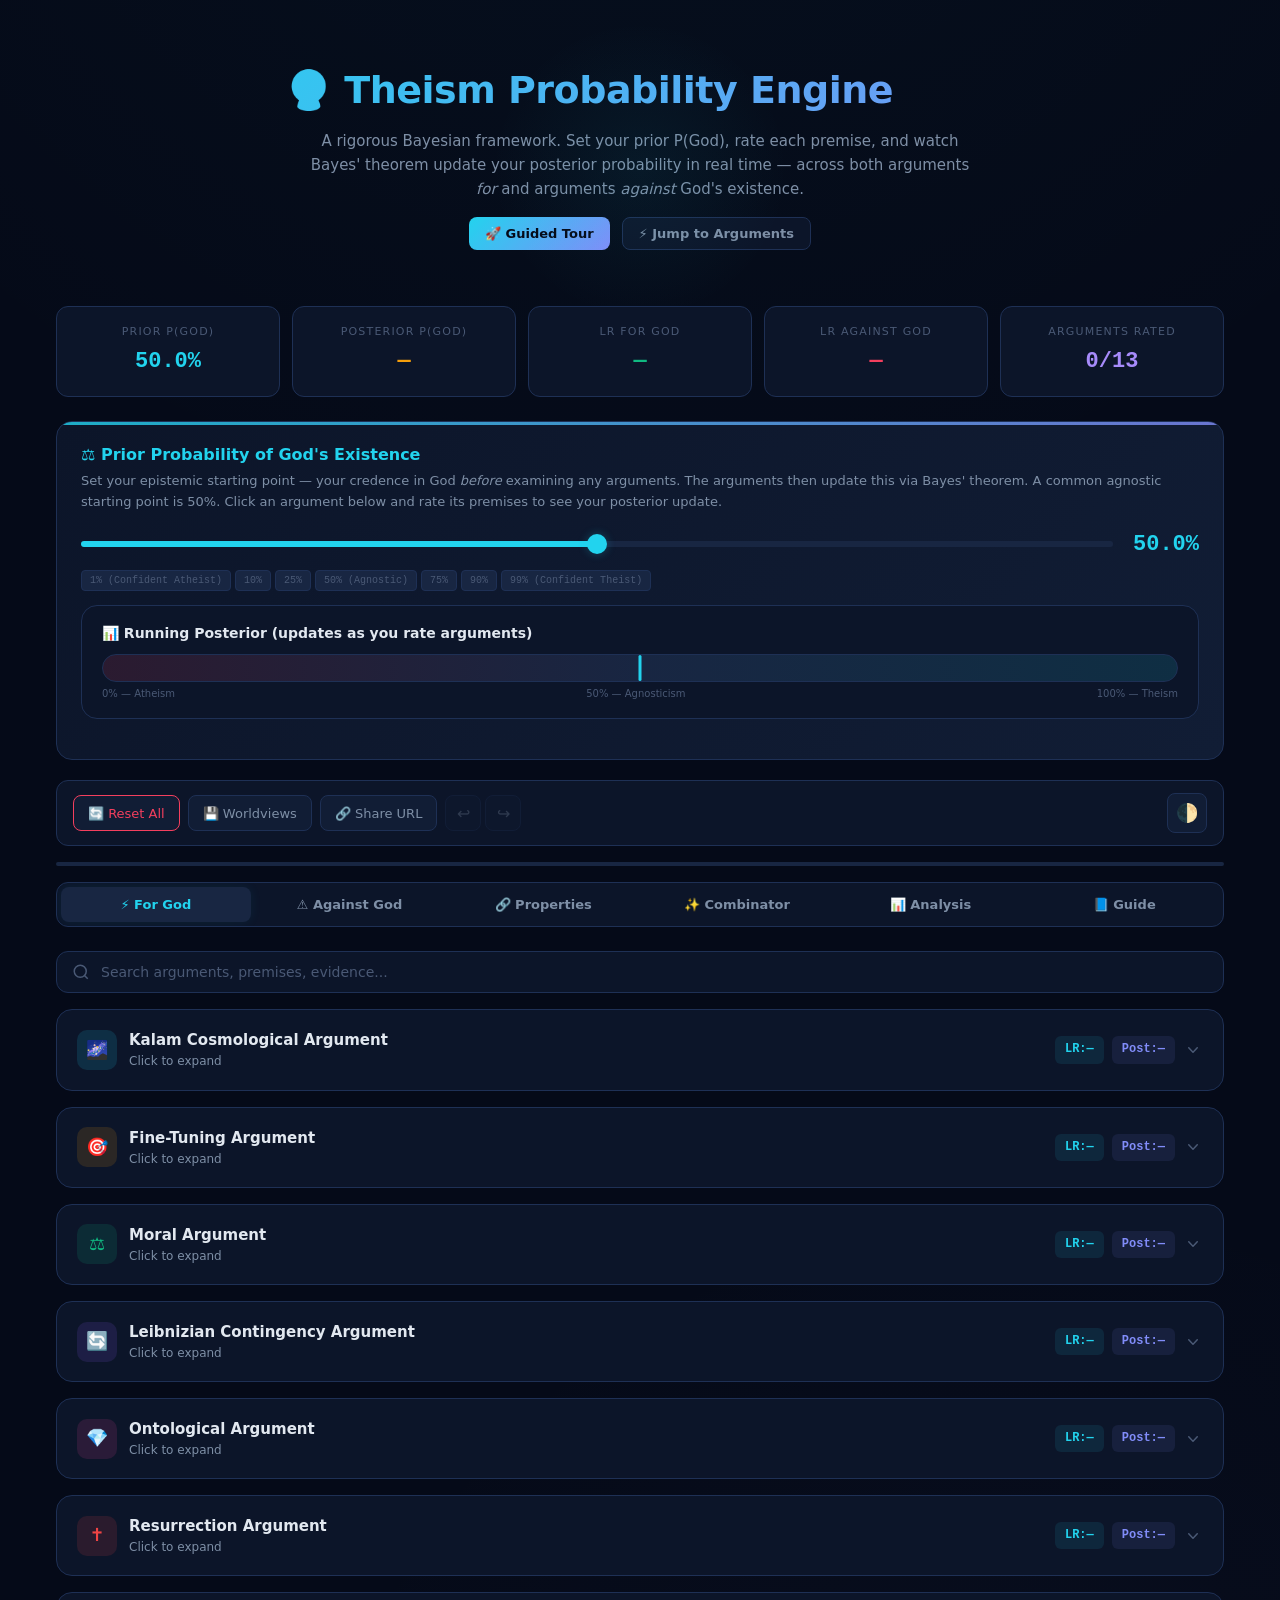
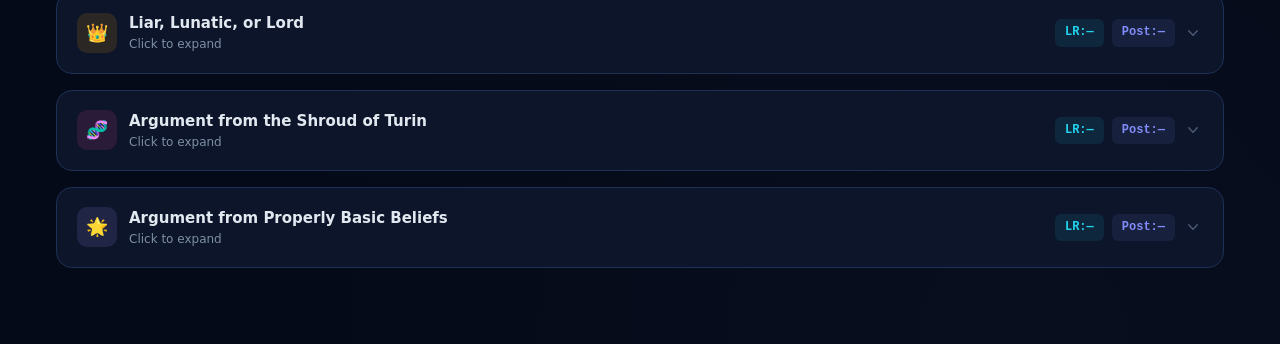
<file: TPE/bayes.html>
<!DOCTYPE html>
<html lang="en">
<head>
<meta charset="utf-8"/>
<title>Theism Probability Engine v3 — Bayesian</title>
<meta name="viewport" content="width=device-width,initial-scale=1"/>
<meta name="theme-color" content="#050a18"/>
<link rel="icon" href="data:image/svg+xml,<svg xmlns='http://www.w3.org/2000/svg' viewBox='0 0 100 100'><text y='.9em' font-size='90'>🔮</text></svg>"/>
<style>
*,*::before,*::after{box-sizing:border-box;margin:0;padding:0}
:root{
--bg:#050a18;--surface:#0c1529;--surface2:#111d35;--surface3:#182642;
--border:#1e3055;--text:#e2e8f0;--text-dim:#7e8fa6;--text-faint:#4a5975;
--accent:#22d3ee;--accent2:#818cf8;--accent3:#a78bfa;
--gold:#f59e0b;--emerald:#10b981;--rose:#f43f5e;--orange:#fb923c;
--gradient:linear-gradient(135deg,#22d3ee,#818cf8);
--glow:0 0 20px #22d3ee18,0 0 60px #22d3ee08;
--radius:12px;--radius-lg:16px;
--font:'Segoe UI',system-ui,-apple-system,sans-serif;
--mono:'Cascadia Code','Fira Code','Consolas',monospace;
--transition:0.3s cubic-bezier(.4,0,.2,1);
}
[data-theme="light"]{
--bg:#f8fafc;--surface:#ffffff;--surface2:#f1f5f9;--surface3:#e2e8f0;
--border:#cbd5e1;--text:#1e293b;--text-dim:#475569;--text-faint:#94a3b8;
--accent:#0ea5e9;--accent2:#6366f1;--accent3:#8b5cf6;
}
html{scroll-behavior:smooth}
body{background:var(--bg);color:var(--text);font-family:var(--font);line-height:1.6;min-height:100vh;
background-image:radial-gradient(ellipse 80% 50% at 50% -20%,#22d3ee08,transparent),radial-gradient(ellipse 60% 40% at 80% 100%,#818cf808,transparent);transition:background .3s,color .3s}
::-webkit-scrollbar{width:6px;height:6px}::-webkit-scrollbar-track{background:var(--surface)}
::-webkit-scrollbar-thumb{background:var(--border);border-radius:3px}::-webkit-scrollbar-thumb:hover{background:var(--accent)}
::selection{background:var(--accent);color:var(--bg)}
.app{max-width:1200px;margin:0 auto;padding:20px 16px 60px}
.hero{text-align:center;padding:40px 20px 32px;position:relative}
.hero::before{content:'';position:absolute;top:0;left:50%;transform:translateX(-50%);width:300px;height:300px;background:radial-gradient(circle,#22d3ee10,transparent 70%);pointer-events:none}
.hero h1{font-size:clamp(24px,5vw,38px);font-weight:800;background:var(--gradient);-webkit-background-clip:text;-webkit-text-fill-color:transparent;background-clip:text;letter-spacing:-0.5px;margin-bottom:8px}
.hero p{color:var(--text-dim);font-size:15px;max-width:680px;margin:0 auto}
.hero-actions{display:flex;justify-content:center;gap:12px;margin-top:16px;flex-wrap:wrap}
.hero-btn{padding:8px 16px;border-radius:8px;font-size:13px;font-weight:600;cursor:pointer;transition:var(--transition);border:1px solid var(--border);background:var(--surface);color:var(--text-dim);font-family:var(--font)}
.hero-btn:hover{border-color:var(--accent);color:var(--accent)}
.hero-btn.primary{background:var(--gradient);color:var(--bg);border:none}
.hero-btn.primary:hover{opacity:.9;transform:translateY(-1px)}
.stats-bar{display:grid;grid-template-columns:repeat(auto-fit,minmax(150px,1fr));gap:12px;margin:24px 0}
.stat-card{background:var(--surface);border:1px solid var(--border);border-radius:var(--radius);padding:16px;text-align:center;transition:var(--transition);position:relative;overflow:hidden;cursor:help}
.stat-card::before{content:'';position:absolute;top:0;left:0;right:0;height:2px;background:var(--gradient);opacity:0;transition:var(--transition)}
.stat-card:hover::before{opacity:1}
.stat-card:hover{border-color:#22d3ee44;box-shadow:var(--glow);transform:translateY(-2px)}
.stat-label{font-size:11px;text-transform:uppercase;letter-spacing:1.2px;color:var(--text-faint);margin-bottom:4px}
.stat-value{font-size:22px;font-weight:800;font-family:var(--mono);color:var(--accent)}
.stat-value.gold{color:var(--gold)}.stat-value.emerald{color:var(--emerald)}.stat-value.purple{color:var(--accent3)}.stat-value.rose{color:var(--rose)}
.stat-tooltip{position:absolute;bottom:100%;left:50%;transform:translateX(-50%);background:var(--surface3);padding:8px 12px;border-radius:6px;font-size:11px;color:var(--text);white-space:nowrap;opacity:0;pointer-events:none;transition:var(--transition);z-index:100;border:1px solid var(--border)}
.stat-card:hover .stat-tooltip{opacity:1;bottom:calc(100% + 8px)}
.toolbar{display:flex;flex-wrap:wrap;gap:8px;align-items:center;margin-bottom:16px;padding:12px 16px;background:var(--surface);border:1px solid var(--border);border-radius:var(--radius)}
.toolbar-left{display:flex;flex-wrap:wrap;gap:8px;flex:1}.toolbar-right{display:flex;gap:8px;align-items:center}
.toolbar-btn{display:inline-flex;align-items:center;gap:6px;padding:8px 14px;border-radius:8px;background:var(--surface2);border:1px solid var(--border);color:var(--text-dim);font-size:13px;cursor:pointer;transition:var(--transition);font-family:var(--font);white-space:nowrap}
.toolbar-btn:hover{background:var(--surface3);color:var(--text);border-color:var(--accent)}
.toolbar-btn.danger{border-color:var(--rose);color:var(--rose)}.toolbar-btn.danger:hover{background:#f43f5e18}
.theme-toggle{width:40px;height:40px;border-radius:8px;background:var(--surface2);border:1px solid var(--border);cursor:pointer;display:flex;align-items:center;justify-content:center;font-size:18px;transition:var(--transition)}
.theme-toggle:hover{border-color:var(--accent);background:var(--surface3)}
.tabs{display:flex;gap:4px;padding:4px;background:var(--surface);border-radius:var(--radius);margin-bottom:24px;overflow-x:auto;border:1px solid var(--border)}
.tab{flex:1;min-width:fit-content;padding:10px 16px;border-radius:8px;background:transparent;border:none;color:var(--text-dim);font-size:13px;font-weight:600;cursor:pointer;transition:var(--transition);white-space:nowrap;font-family:var(--font)}
.tab:hover{color:var(--text);background:var(--surface2)}
.tab.active{background:var(--surface3);color:var(--accent);box-shadow:0 0 12px #22d3ee12}
.panel{display:none;animation:fadeIn .35s ease}.panel.active{display:block}
@keyframes fadeIn{from{opacity:0;transform:translateY(8px)}to{opacity:1;transform:translateY(0)}}
@keyframes pulse{0%,100%{opacity:1}50%{opacity:.5}}
@keyframes slideIn{from{opacity:0;transform:translateX(-10px)}to{opacity:1;transform:translateX(0)}}
.progress-bar{height:4px;background:var(--surface3);border-radius:2px;margin-bottom:16px;overflow:hidden}
.progress-fill{height:100%;background:var(--gradient);border-radius:2px;transition:width .5s ease}
.search-bar{margin-bottom:16px;position:relative}
.search-input{width:100%;padding:12px 16px 12px 44px;border-radius:var(--radius);background:var(--surface);border:1px solid var(--border);color:var(--text);font-size:14px;font-family:var(--font);transition:var(--transition)}
.search-input:focus{outline:none;border-color:var(--accent);box-shadow:0 0 0 3px #22d3ee18}
.search-input::placeholder{color:var(--text-faint)}
.search-icon{position:absolute;left:16px;top:50%;transform:translateY(-50%);color:var(--text-faint);pointer-events:none}
.arg-card{background:var(--surface);border:1px solid var(--border);border-radius:var(--radius-lg);margin-bottom:16px;overflow:hidden;transition:var(--transition)}
.arg-card:hover{border-color:#22d3ee33}
.arg-header{display:flex;align-items:center;justify-content:space-between;padding:18px 20px;cursor:pointer;user-select:none;transition:var(--transition)}
.arg-header:hover{background:var(--surface2)}
.arg-title-group{display:flex;align-items:center;gap:12px;min-width:0}
.arg-icon{width:40px;height:40px;border-radius:10px;display:flex;align-items:center;justify-content:center;font-size:18px;flex-shrink:0}
.arg-title{font-weight:700;font-size:15px;white-space:nowrap;overflow:hidden;text-overflow:ellipsis}
.arg-subtitle{font-size:12px;color:var(--text-dim)}
.arg-badge{display:flex;align-items:center;gap:8px;flex-shrink:0}
.badge{padding:4px 10px;border-radius:6px;font-size:12px;font-weight:700;font-family:var(--mono);white-space:nowrap}
.badge-core{background:#22d3ee18;color:var(--accent)}.badge-post{background:#818cf818;color:var(--accent2)}
.chevron{width:20px;height:20px;color:var(--text-faint);transition:var(--transition);flex-shrink:0}
.arg-card.open .chevron{transform:rotate(180deg)}
.arg-body{max-height:0;overflow:hidden;transition:max-height .45s cubic-bezier(.4,0,.2,1)}
.arg-card.open .arg-body{max-height:60000px}
.arg-content{padding:0 20px 20px}
.arg-progress{display:flex;align-items:center;gap:8px;padding:12px 20px;background:var(--surface2);border-top:1px solid var(--border)}
.arg-progress-text{font-size:12px;color:var(--text-dim)}
.arg-progress-bar{flex:1;height:6px;background:var(--surface3);border-radius:3px;overflow:hidden}
.arg-progress-fill{height:100%;background:var(--gradient);border-radius:3px;transition:width .3s ease}
.section-label{font-size:11px;text-transform:uppercase;letter-spacing:1.5px;color:var(--text-faint);margin:20px 0 10px;display:flex;align-items:center;gap:8px}
.section-label::after{content:'';flex:1;height:1px;background:var(--border)}
.premise-card{background:var(--surface2);border:1px solid transparent;border-radius:var(--radius);padding:14px 16px;margin-bottom:8px;transition:var(--transition)}
.premise-card:hover{border-color:var(--border)}.premise-card.rated{border-left:3px solid var(--emerald)}
.premise-top{display:flex;align-items:flex-start;justify-content:space-between;gap:12px}
.premise-text{flex:1;font-size:14px;line-height:1.5}
.premise-num{font-size:11px;font-weight:700;color:var(--accent);background:#22d3ee12;padding:2px 8px;border-radius:4px;flex-shrink:0;font-family:var(--mono)}
.confidence-row{display:flex;align-items:center;gap:12px;margin-top:10px}
.slider-wrap{flex:1;position:relative;height:32px;display:flex;align-items:center}
.slider{-webkit-appearance:none;appearance:none;width:100%;height:6px;border-radius:3px;background:var(--surface3);outline:none;cursor:pointer}
.slider::-webkit-slider-thumb{-webkit-appearance:none;appearance:none;width:20px;height:20px;border-radius:50%;background:var(--accent);cursor:pointer;box-shadow:0 0 10px #22d3ee44;transition:transform .15s}
.slider::-webkit-slider-thumb:hover{transform:scale(1.2);box-shadow:0 0 16px #22d3ee66}
.slider::-moz-range-thumb{width:20px;height:20px;border:none;border-radius:50%;background:var(--accent);cursor:pointer}
.conf-display{min-width:56px;text-align:center;font-family:var(--mono);font-weight:700;font-size:15px;color:var(--accent);padding:4px 8px;border-radius:6px;background:var(--surface3);border:1px solid var(--border)}
.conf-display.empty{color:var(--text-faint)}
.quick-btns{display:flex;gap:4px;margin-top:8px;flex-wrap:wrap}
.quick-btn{padding:4px 8px;border-radius:4px;background:var(--surface3);border:1px solid var(--border);color:var(--text-faint);font-size:10px;cursor:pointer;transition:var(--transition);font-family:var(--mono)}
.quick-btn:hover{border-color:var(--accent);color:var(--accent)}
.evidence-objection-wrap{margin-top:10px}
.ev-ob-tabs{display:flex;gap:2px}
.ev-ob-tab{padding:6px 12px;border-radius:6px 6px 0 0;background:var(--surface3);border:1px solid var(--border);border-bottom:none;color:var(--text-dim);font-size:11px;cursor:pointer;transition:var(--transition);font-family:var(--font)}
.ev-ob-tab:hover{color:var(--text)}.ev-ob-tab.active{background:var(--surface2);color:var(--accent);border-color:var(--accent)}
.ev-ob-tab.objection.active{color:var(--orange);border-color:var(--orange)}
.ev-ob-content{display:none;border:1px solid var(--border);border-radius:0 var(--radius) var(--radius) var(--radius);background:var(--surface2);padding:12px 16px}
.ev-ob-content.active{display:block}.ev-ob-content.objection-content{border-color:var(--orange)}
.ev-ob-content ul{margin:0;padding:0 0 0 20px;font-size:13px;color:var(--text-dim);line-height:1.8}
.ev-ob-content li{margin-bottom:8px}.ev-ob-content li::marker{color:var(--accent)}.ev-ob-content.objection-content li::marker{color:var(--orange)}
.ev-ob-content .rebuttal{font-size:12px;color:var(--emerald);margin-top:4px;padding-left:8px;border-left:2px solid var(--emerald)}
.conclusion-box{background:linear-gradient(135deg,#22d3ee08,#818cf808);border:1px solid #22d3ee22;border-radius:var(--radius);padding:14px 16px;margin-top:12px;display:flex;align-items:center;justify-content:space-between;gap:12px}
.conclusion-box.post{border-color:#818cf822;background:linear-gradient(135deg,#818cf808,#a78bfa08)}
.conclusion-text{font-size:14px;font-weight:600}
.conclusion-value{font-family:var(--mono);font-weight:800;font-size:18px;color:var(--accent);white-space:nowrap}
.conclusion-box.post .conclusion-value{color:var(--accent2)}
.post-premise-card{background:var(--surface2);border:1px solid transparent;border-radius:var(--radius);padding:14px 16px;margin-bottom:8px;transition:var(--transition);border-left:3px solid var(--accent2)}
.post-premise-card:hover{border-color:var(--border);border-left-color:var(--accent2)}.post-premise-card.rated{border-left-color:var(--emerald)}
.prop-tag{display:inline-block;font-size:10px;font-weight:700;text-transform:uppercase;letter-spacing:0.8px;padding:2px 8px;border-radius:4px;background:#818cf818;color:var(--accent2);margin-left:8px}
.contribution-line{font-size:12px;color:var(--text-dim);margin-top:6px;font-family:var(--mono)}
.entailment-tag{display:inline-block;font-size:10px;font-weight:700;padding:2px 6px;border-radius:4px;background:#a78bfa18;color:var(--accent3);margin-left:6px;letter-spacing:0.5px}
.property-card{background:var(--surface);border:1px solid var(--border);border-radius:var(--radius);padding:16px;margin-bottom:10px;transition:var(--transition)}
.property-card:hover{border-color:#22d3ee33}
.prop-header{display:flex;align-items:center;justify-content:space-between}
.prop-name{font-weight:700;font-size:15px;display:flex;align-items:center;gap:8px}.prop-name .icon{font-size:18px}
.prop-combined{font-family:var(--mono);font-weight:800;font-size:18px;color:var(--emerald)}
.contributors-list{margin-top:10px}
.contributor-row{display:flex;justify-content:space-between;padding:6px 0;font-size:13px;border-bottom:1px solid var(--border)}
.contributor-row:last-child{border:none}.contributor-arg{color:var(--text-dim)}.contributor-val{font-family:var(--mono);color:var(--accent)}
.contributor-entailed{color:var(--accent3);font-style:italic}
.radar-container{margin:20px 0;padding:20px;background:var(--surface);border:1px solid var(--border);border-radius:var(--radius-lg);text-align:center}
.radar-title{font-weight:700;font-size:16px;margin-bottom:16px;display:flex;align-items:center;justify-content:center;gap:8px}
.radar-svg{max-width:100%;height:auto}
.combo-builder{background:var(--surface);border:1px solid var(--border);border-radius:var(--radius-lg);padding:20px;margin-top:20px}
.combo-title{font-weight:700;font-size:16px;margin-bottom:12px;display:flex;align-items:center;gap:8px}
.combo-checks{display:grid;grid-template-columns:repeat(auto-fit,minmax(200px,1fr));gap:8px;margin-bottom:16px}
.combo-check{display:flex;align-items:center;gap:10px;padding:10px 14px;background:var(--surface2);border:1px solid var(--border);border-radius:8px;cursor:pointer;transition:var(--transition);user-select:none}
.combo-check:hover{border-color:var(--accent);background:var(--surface3)}.combo-check.checked{border-color:var(--accent);background:#22d3ee0a}
.combo-check input{display:none}
.check-box{width:18px;height:18px;border:2px solid var(--border);border-radius:4px;display:flex;align-items:center;justify-content:center;transition:var(--transition);flex-shrink:0}
.combo-check.checked .check-box{background:var(--accent);border-color:var(--accent)}
.check-box svg{width:12px;height:12px;color:var(--bg);opacity:0;transition:var(--transition)}.combo-check.checked .check-box svg{opacity:1}
.combo-check-label{font-size:13px;font-weight:600}.combo-check-sub{font-size:11px;color:var(--text-dim)}
.combo-result-box{background:linear-gradient(135deg,#f59e0b08,#22d3ee08);border:1px solid #f59e0b33;border-radius:var(--radius);padding:20px;text-align:center}
.combo-result-label{font-size:12px;text-transform:uppercase;letter-spacing:1.2px;color:var(--text-faint);margin-bottom:4px}
.combo-result-value{font-family:var(--mono);font-weight:900;font-size:32px;background:linear-gradient(135deg,var(--gold),var(--accent));-webkit-background-clip:text;-webkit-text-fill-color:transparent;background-clip:text}
.combo-result-note{font-size:12px;color:var(--text-faint);margin-top:8px}
.anchored-result{margin-top:12px;padding:12px 16px;border-radius:var(--radius);background:var(--surface2);border:1px solid var(--border);font-size:13px;color:var(--text-dim)}
.anchored-result .val{color:var(--accent2);font-family:var(--mono);font-weight:700}
.styled-select{padding:8px 12px;border-radius:8px;background:var(--surface2);border:1px solid var(--border);color:var(--text);font-family:var(--font);font-size:13px;cursor:pointer;transition:var(--transition)}
.styled-select:hover{border-color:var(--accent)}.styled-select:focus{outline:none;border-color:var(--accent);box-shadow:0 0 0 3px #22d3ee18}
.base-select-row{display:flex;align-items:center;gap:12px;margin-bottom:16px;flex-wrap:wrap}
.base-select-row label{font-size:13px;color:var(--text-dim)}
.wv-analysis{background:var(--surface);border:1px solid var(--border);border-radius:var(--radius-lg);padding:24px;margin-top:24px;position:relative;overflow:hidden}
.wv-analysis::before{content:'';position:absolute;top:0;left:0;right:0;height:3px;background:var(--gradient);opacity:.6}
.wv-analysis-title{font-weight:800;font-size:18px;margin-bottom:4px;display:flex;align-items:center;gap:10px}
.wv-analysis-subtitle{font-size:13px;color:var(--text-dim);margin-bottom:20px}
.wv-verdict{text-align:center;padding:24px 16px;border-radius:var(--radius);margin-bottom:20px}
.wv-verdict.theist{background:linear-gradient(135deg,#22d3ee06,#818cf808,#a78bfa06);border:1px solid #818cf833}
.wv-verdict.atheist{background:linear-gradient(135deg,#f43f5e06,#f59e0b06);border:1px solid #f43f5e33}
.wv-verdict.incomplete{background:var(--surface2);border:1px solid var(--border)}
.wv-verdict-label{font-size:11px;text-transform:uppercase;letter-spacing:1.5px;color:var(--text-faint);margin-bottom:6px}
.wv-verdict-name{font-size:clamp(20px,4vw,28px);font-weight:900;margin-bottom:4px;letter-spacing:-0.3px}
.wv-verdict.theist .wv-verdict-name{background:var(--gradient);-webkit-background-clip:text;-webkit-text-fill-color:transparent;background-clip:text}
.wv-verdict.atheist .wv-verdict-name{color:var(--rose)}.wv-verdict.incomplete .wv-verdict-name{color:var(--text-faint)}
.wv-verdict-prob{font-family:var(--mono);font-size:13px;color:var(--text-dim)}
.wv-tier-grid{display:grid;gap:10px;margin-bottom:16px}
.wv-tier{display:flex;align-items:center;justify-content:space-between;padding:12px 16px;border-radius:var(--radius);background:var(--surface2);border:1px solid var(--border);transition:var(--transition)}
.wv-tier.active{border-color:var(--accent);box-shadow:0 0 16px #22d3ee10}.wv-tier.active.is-atheist{border-color:var(--rose);box-shadow:0 0 16px #f43f5e10}
.wv-tier-left{display:flex;align-items:center;gap:10px}.wv-tier-icon{font-size:20px;width:32px;text-align:center}
.wv-tier-name{font-weight:700;font-size:14px}.wv-tier-right{text-align:right}
.wv-tier-prob{font-family:var(--mono);font-weight:700;font-size:15px;color:var(--accent)}
.wv-tier.active .wv-tier-prob{color:var(--emerald)}.wv-tier.active.is-atheist .wv-tier-prob{color:var(--rose)}
.wv-tier-strength{font-size:11px;color:var(--text-dim);font-weight:600}
.wv-tier.below .wv-tier-prob{color:var(--text-faint)}.wv-tier.below{opacity:.5}
.wv-strength-bar{height:8px;border-radius:4px;background:var(--surface3);margin-top:6px;overflow:hidden}
.wv-strength-fill{height:100%;border-radius:4px;transition:width .5s ease}
.wv-legend{margin-top:16px;padding:14px;border-radius:var(--radius);background:var(--surface2);border-left:3px solid var(--accent2);font-size:12px;color:var(--text-dim);line-height:1.8}
.wv-legend strong{color:var(--text)}
.sensitivity-panel{background:var(--surface);border:1px solid var(--border);border-radius:var(--radius-lg);padding:20px;margin-bottom:20px}
.sensitivity-title{font-weight:700;font-size:16px;margin-bottom:4px}
.sensitivity-subtitle{font-size:12px;color:var(--text-dim);margin-bottom:16px}
.sensitivity-item{display:flex;align-items:center;justify-content:space-between;padding:10px 14px;background:var(--surface2);border-radius:var(--radius);margin-bottom:8px;border-left:3px solid var(--accent);gap:12px}
.sensitivity-item.high{border-left-color:var(--gold)}.sensitivity-item.very-high{border-left-color:var(--rose)}
.sensitivity-premise{flex:1;font-size:13px;min-width:0}
.sensitivity-premise-name{font-weight:600;white-space:nowrap;overflow:hidden;text-overflow:ellipsis}
.sensitivity-premise-arg{font-size:11px;color:var(--text-faint)}
.sensitivity-impact{font-family:var(--mono);font-weight:700;font-size:13px;color:var(--accent);white-space:nowrap}
.sensitivity-item.high .sensitivity-impact{color:var(--gold)}.sensitivity-item.very-high .sensitivity-impact{color:var(--rose)}
.philosopher-panel{background:var(--surface);border:1px solid var(--border);border-radius:var(--radius-lg);padding:20px}
.philosopher-title{font-weight:700;font-size:16px;margin-bottom:16px}
.philosopher-grid{display:grid;grid-template-columns:repeat(auto-fit,minmax(200px,1fr));gap:12px}
.philosopher-card{padding:16px;background:var(--surface2);border:1px solid var(--border);border-radius:var(--radius);cursor:pointer;transition:var(--transition)}
.philosopher-card:hover{border-color:var(--accent);transform:translateY(-2px);box-shadow:var(--glow)}
.philosopher-name{font-weight:700;font-size:14px;margin-bottom:4px}
.philosopher-stance{font-size:12px;color:var(--accent);margin-bottom:8px}
.philosopher-desc{font-size:11px;color:var(--text-faint);line-height:1.5}
.how-card{background:var(--surface);border:1px solid var(--border);border-radius:var(--radius-lg);padding:24px}
.how-card h2{font-size:18px;margin-bottom:16px;color:var(--accent)}
.how-steps{counter-reset:step}
.how-step{counter-increment:step;padding:12px 16px 12px 52px;position:relative;margin-bottom:8px;border-radius:var(--radius);background:var(--surface2)}
.how-step::before{content:counter(step);position:absolute;left:14px;top:12px;width:28px;height:28px;border-radius:8px;background:var(--gradient);display:flex;align-items:center;justify-content:center;font-weight:800;font-size:13px;color:var(--bg)}
.how-step h3{font-size:14px;font-weight:700;margin-bottom:2px}.how-step p{font-size:13px;color:var(--text-dim)}
.math-note{margin-top:16px;padding:14px;border-radius:var(--radius);background:var(--surface2);border-left:3px solid var(--accent);font-size:13px;color:var(--text-dim);line-height:1.7}
.math-note code{font-family:var(--mono);color:var(--accent);font-size:12px;background:var(--surface3);padding:1px 5px;border-radius:3px}
.glossary{margin-top:24px}.glossary-title{font-size:16px;font-weight:700;margin-bottom:12px;color:var(--accent2)}.glossary-grid{display:grid;gap:8px}
.glossary-item{padding:12px 16px;background:var(--surface2);border-radius:var(--radius);border:1px solid var(--border)}
.glossary-term{font-weight:700;font-size:14px;color:var(--accent);margin-bottom:4px}.glossary-def{font-size:13px;color:var(--text-dim)}
.modal-overlay{position:fixed;inset:0;background:rgba(0,0,0,.7);z-index:1000;display:none;align-items:center;justify-content:center;padding:20px;backdrop-filter:blur(4px)}
.modal-overlay.visible{display:flex}
.modal{background:var(--surface);border:1px solid var(--border);border-radius:var(--radius-lg);max-width:600px;width:100%;max-height:80vh;overflow:hidden;animation:fadeIn .3s ease}
.modal-header{padding:20px;border-bottom:1px solid var(--border);display:flex;justify-content:space-between;align-items:center}
.modal-title{font-weight:700;font-size:18px}
.modal-close{width:32px;height:32px;border-radius:8px;background:var(--surface2);border:1px solid var(--border);cursor:pointer;display:flex;align-items:center;justify-content:center;font-size:18px;color:var(--text-dim);transition:var(--transition)}
.modal-close:hover{border-color:var(--rose);color:var(--rose)}
.modal-body{padding:20px;overflow-y:auto;max-height:calc(80vh - 80px)}
.wv-list{margin-top:16px}
.wv-item{display:flex;align-items:center;justify-content:space-between;padding:12px 16px;background:var(--surface2);border:1px solid var(--border);border-radius:var(--radius);margin-bottom:8px;gap:12px;flex-wrap:wrap}
.wv-item-info{flex:1;min-width:150px}.wv-item-name{font-weight:700;font-size:14px}.wv-item-date{font-size:11px;color:var(--text-faint)}
.wv-item-actions{display:flex;gap:6px;flex-wrap:wrap}
.wv-btn{padding:6px 12px;border-radius:6px;font-size:12px;cursor:pointer;transition:var(--transition);border:1px solid var(--border);background:var(--surface3);color:var(--text-dim);font-family:var(--font)}
.wv-btn:hover{border-color:var(--accent);color:var(--text)}.wv-btn.primary{background:var(--accent);color:var(--bg);border-color:var(--accent)}.wv-btn.primary:hover{opacity:.85}
.wv-btn.danger{border-color:var(--rose);color:var(--rose)}.wv-btn.danger:hover{background:#f43f5e18}
.share-box{margin-top:16px;padding:16px;background:var(--surface2);border:1px solid var(--border);border-radius:var(--radius)}
.share-title{font-size:13px;font-weight:600;margin-bottom:8px}
.share-url{width:100%;padding:10px 12px;border-radius:8px;background:var(--surface3);border:1px solid var(--border);color:var(--text);font-family:var(--mono);font-size:11px;word-break:break-all;resize:none}
.share-url:focus{outline:none;border-color:var(--accent)}
.share-btns{display:flex;gap:8px;margin-top:10px}
.toast{position:fixed;bottom:20px;left:50%;transform:translateX(-50%) translateY(100px);padding:12px 24px;background:var(--surface);border:1px solid var(--border);border-radius:var(--radius);font-size:13px;color:var(--text);box-shadow:0 10px 40px rgba(0,0,0,.3);z-index:2000;transition:transform .3s ease,opacity .3s ease;opacity:0;pointer-events:none}
.toast.visible{transform:translateX(-50%) translateY(0);opacity:1}
.toast.success{border-color:var(--emerald);color:var(--emerald)}.toast.error{border-color:var(--rose);color:var(--rose)}
.achievement{position:fixed;top:20px;right:20px;padding:16px 20px;background:var(--surface);border:1px solid var(--gold);border-radius:var(--radius);display:flex;align-items:center;gap:12px;z-index:2000;animation:slideIn .4s ease;box-shadow:0 10px 40px rgba(0,0,0,.3)}
.achievement-icon{font-size:28px}.achievement-title{font-weight:700;color:var(--gold);margin-bottom:2px}.achievement-text{font-size:13px}
.undo-redo{display:flex;gap:4px}
.undo-btn{width:36px;height:36px;border-radius:8px;background:var(--surface2);border:1px solid var(--border);cursor:pointer;display:flex;align-items:center;justify-content:center;color:var(--text-dim);font-size:16px;transition:var(--transition)}
.undo-btn:hover:not(:disabled){border-color:var(--accent);color:var(--accent)}.undo-btn:disabled{opacity:.3;cursor:not-allowed}
.quote-block{background:var(--surface3);border-left:3px solid var(--accent2);padding:10px 14px;margin:8px 0;border-radius:0 6px 6px 0;font-size:12px;color:var(--text-dim);font-style:italic;line-height:1.7}
.quote-block cite{font-style:normal;font-weight:600;color:var(--accent2);display:block;margin-top:4px;font-size:11px}
@media(max-width:640px){
.app{padding:12px 10px 40px}.hero{padding:24px 12px 20px}.hero-actions{flex-direction:column;align-items:center}
.arg-header{padding:14px}.arg-content{padding:0 14px 14px}
.combo-checks{grid-template-columns:1fr}.stats-bar{grid-template-columns:repeat(2,1fr)}
.tab{padding:8px 10px;font-size:12px}.toolbar{flex-direction:column}
.toolbar-left,.toolbar-right{width:100%;justify-content:center}
.philosopher-grid{grid-template-columns:1fr}.modal{margin:10px;max-height:90vh}
}

/* ─── Rebuttal highlight ─────────────────────────────────────────────────── */
.ev-ob-content .rebuttal{
  display:block;font-size:12px;color:var(--emerald);
  margin-top:5px;padding:6px 10px;
  border-left:2px solid var(--emerald);
  background:#10b98108;border-radius:0 4px 4px 0;
  font-style:normal;
}
/* ─── Completed arg card ─────────────────────────────────────────────────── */
.arg-card.completed{border-left:3px solid var(--emerald)!important}
/* ─── Evidence count on tabs ─────────────────────────────────────────────── */
.ev-ob-tab .count{
  display:inline-block;font-size:10px;padding:0 5px;
  border-radius:8px;background:var(--surface3);
  margin-left:4px;font-family:var(--mono);
}
/* ─── BAYESIAN PRIOR PANEL ───────────────────────────────────────────────── */
.prior-panel{background:linear-gradient(135deg,var(--surface),var(--surface2));border:1px solid var(--border);border-radius:var(--radius-lg);padding:20px 24px;margin-bottom:20px;position:relative;overflow:hidden}
.prior-panel::before{content:'';position:absolute;top:0;left:0;right:0;height:3px;background:var(--gradient);opacity:.8}
.prior-title{font-weight:800;font-size:16px;margin-bottom:4px;color:var(--accent)}
.prior-desc{font-size:13px;color:var(--text-dim);margin-bottom:14px;line-height:1.6}
.prior-row{display:flex;align-items:center;gap:16px;flex-wrap:wrap}
.prior-slider-wrap{flex:1;min-width:200px;position:relative;height:32px;display:flex;align-items:center}
.prior-value{font-family:var(--mono);font-weight:900;font-size:22px;color:var(--accent);min-width:70px;text-align:right}
.bayes-result{display:flex;align-items:center;gap:16px;margin-top:14px;padding:14px 16px;background:var(--surface);border:1px solid var(--border);border-radius:var(--radius);flex-wrap:wrap}
.bayes-cell{text-align:center;flex:1;min-width:100px}
.bayes-cell-label{font-size:10px;text-transform:uppercase;letter-spacing:1px;color:var(--text-faint);margin-bottom:4px}
.bayes-cell-value{font-family:var(--mono);font-weight:800;font-size:18px}
.bayes-arrow{color:var(--text-faint);font-size:20px;flex-shrink:0}
.lr-badge{display:inline-block;padding:2px 8px;border-radius:4px;font-family:var(--mono);font-size:11px;font-weight:700;background:var(--surface3);color:var(--text-dim);margin-left:6px}
.lr-badge.strong{background:#22d3ee18;color:var(--accent)}.lr-badge.against{background:#f43f5e18;color:var(--rose)}.lr-badge.neutral{color:var(--text-faint)}
/* ─── ATHEIST ARGS ───────────────────────────────────────────────────────── */
.arg-card.atheist-arg .arg-icon{background:#f43f5e18}
.arg-card.atheist-arg:hover{border-color:#f43f5e33}
.arg-card.atheist-arg .arg-badge .badge-core{background:#f43f5e18;color:var(--rose)}
.syllogism-box{background:var(--surface2);border:1px solid var(--border);border-left:3px solid var(--rose);border-radius:var(--radius);padding:16px 18px;margin:12px 0}
.syllogism-line{display:flex;align-items:flex-start;gap:10px;margin-bottom:8px;font-size:14px;line-height:1.5}
.syllogism-line:last-child{margin-bottom:0;font-weight:700;padding-top:8px;border-top:1px solid var(--border);color:var(--rose)}
.syllogism-num{font-family:var(--mono);font-size:11px;font-weight:700;color:var(--rose);background:#f43f5e18;padding:2px 7px;border-radius:4px;flex-shrink:0;margin-top:1px}
.syllogism-num.conclusion{color:var(--rose)}
.postulate-note{font-size:12px;color:var(--text-dim);margin-top:8px;padding:8px 12px;background:var(--surface3);border-radius:6px;line-height:1.6}
.lr-explain{font-size:12px;color:var(--text-dim);margin-top:8px;padding:8px 12px;background:#f43f5e08;border:1px solid #f43f5e18;border-radius:6px;line-height:1.6}
.lr-explain strong{color:var(--rose)}
/* ─── POSTERIOR DISPLAY ──────────────────────────────────────────────────── */
.posterior-bar{background:var(--surface);border:1px solid var(--border);border-radius:var(--radius-lg);padding:16px 20px;margin-bottom:20px}
.posterior-title{font-weight:700;font-size:14px;margin-bottom:10px;display:flex;align-items:center;gap:8px}
.posterior-track{position:relative;height:28px;background:linear-gradient(90deg,#f43f5e22,var(--surface3) 50%,#22d3ee22);border-radius:14px;overflow:hidden;border:1px solid var(--border)}
.posterior-needle{position:absolute;top:0;bottom:0;width:3px;background:var(--accent);border-radius:2px;transition:left .5s cubic-bezier(.4,0,.2,1);transform:translateX(-50%)}
.posterior-needle.against{background:var(--rose)}
.posterior-labels{display:flex;justify-content:space-between;font-size:10px;color:var(--text-faint);margin-top:4px}
/* ─── LR contribution display ───────────────────────────────────────────── */
.lr-contrib-row{display:flex;justify-content:space-between;align-items:center;padding:6px 10px;background:var(--surface2);border-radius:6px;margin-bottom:4px;font-size:12px}
.lr-contrib-name{color:var(--text-dim);flex:1}
.lr-contrib-val{font-family:var(--mono);font-weight:700}
.lr-contrib-val.positive{color:var(--emerald)}.lr-contrib-val.negative{color:var(--rose)}.lr-contrib-val.neutral{color:var(--text-faint)}
</style>
</head>
<body>
<div class="app">
<div class="hero">
<h1>🔮 Theism Probability Engine <span style="font-size:14px;opacity:.6;font-weight:600">v3 Bayesian</span></h1>
<p>A rigorous Bayesian framework. Set your prior P(God), rate each premise, and watch Bayes' theorem update your posterior probability in real time — across both arguments <em>for</em> and arguments <em>against</em> God's existence.</p>
<div class="hero-actions">
<button class="hero-btn primary" onclick="startGuidedTour()">🚀 Guided Tour</button>
<button class="hero-btn" onclick="document.getElementById('panel-arguments').scrollIntoView({behavior:'smooth'})">⚡ Jump to Arguments</button>
</div>
</div>

<div class="stats-bar">
<div class="stat-card"><div class="stat-tooltip">Your prior before arguments</div><div class="stat-label">Prior P(God)</div><div class="stat-value" id="statPrior">50.0%</div></div>
<div class="stat-card"><div class="stat-tooltip">Posterior after all activated arguments (Bayes)</div><div class="stat-label">Posterior P(God)</div><div class="stat-value gold" id="statPosterior">—</div></div>
<div class="stat-card"><div class="stat-tooltip">Combined likelihood ratio from FOR arguments</div><div class="stat-label">LR For God</div><div class="stat-value emerald" id="statLRFor">—</div></div>
<div class="stat-card"><div class="stat-tooltip">Combined likelihood ratio from AGAINST arguments</div><div class="stat-label">LR Against God</div><div class="stat-value rose" id="statLRAgainst">—</div></div>
<div class="stat-card"><div class="stat-tooltip">Arguments with all core premises rated</div><div class="stat-label">Arguments Rated</div><div class="stat-value purple" id="statArgsRated">0 / 0</div></div>
</div>

<!-- Prior Probability Panel -->
<div class="prior-panel" id="priorPanel">
  <div class="prior-title">⚖️ Prior Probability of God's Existence</div>
  <div class="prior-desc">Set your epistemic starting point — your credence in God <em>before</em> examining any arguments. The arguments then update this via Bayes' theorem. A common agnostic starting point is 50%. Click an argument below and rate its premises to see your posterior update.</div>
  <div class="prior-row">
    <input type="range" class="slider prior-slider-wrap" id="priorSlider" min="1" max="99" value="50" style="-webkit-appearance:none;appearance:none;flex:1;min-width:200px;height:6px;border-radius:3px;background:var(--surface3);outline:none;cursor:pointer" oninput="onPriorChange()">
    <div class="prior-value" id="priorValueDisplay">50.0%</div>
  </div>
  <div class="quick-btns" style="margin-top:8px">
    <button class="quick-btn" onclick="setPrior(1)">1% (Confident Atheist)</button>
    <button class="quick-btn" onclick="setPrior(10)">10%</button>
    <button class="quick-btn" onclick="setPrior(25)">25%</button>
    <button class="quick-btn" onclick="setPrior(50)">50% (Agnostic)</button>
    <button class="quick-btn" onclick="setPrior(75)">75%</button>
    <button class="quick-btn" onclick="setPrior(90)">90%</button>
    <button class="quick-btn" onclick="setPrior(99)">99% (Confident Theist)</button>
  </div>
  <div class="posterior-bar" style="margin-top:14px">
    <div class="posterior-title">📊 Running Posterior (updates as you rate arguments)</div>
    <div class="posterior-track"><div class="posterior-needle" id="posteriorNeedle" style="left:50%"></div></div>
    <div class="posterior-labels"><span>0% — Atheism</span><span>50% — Agnosticism</span><span>100% — Theism</span></div>
  </div>
  <div class="bayes-result" id="bayesResult" style="display:none">
    <div class="bayes-cell"><div class="bayes-cell-label">Prior</div><div class="bayes-cell-value" id="brPrior" style="color:var(--text-dim)">—</div></div>
    <div class="bayes-arrow">×</div>
    <div class="bayes-cell"><div class="bayes-cell-label">LR For</div><div class="bayes-cell-value" id="brLRFor" style="color:var(--emerald)">—</div></div>
    <div class="bayes-arrow">×</div>
    <div class="bayes-cell"><div class="bayes-cell-label">LR Against</div><div class="bayes-cell-value" id="brLRAgainst" style="color:var(--rose)">—</div></div>
    <div class="bayes-arrow">=</div>
    <div class="bayes-cell"><div class="bayes-cell-label">Posterior Odds</div><div class="bayes-cell-value" id="brOdds" style="color:var(--accent)">—</div></div>
    <div class="bayes-arrow">→</div>
    <div class="bayes-cell"><div class="bayes-cell-label">Posterior P</div><div class="bayes-cell-value" id="brPosterior" style="color:var(--gold)">—</div></div>
  </div>
</div>

<div class="toolbar">
<div class="toolbar-left">
<button class="toolbar-btn danger" onclick="confirmReset()">🔄 Reset All</button>
<button class="toolbar-btn" onclick="showModal('worldviewModal')">💾 Worldviews</button>
<button class="toolbar-btn" onclick="showModal('shareModal')">🔗 Share URL</button>
<div class="undo-redo">
<button class="undo-btn" id="undoBtn" onclick="undo()" disabled title="Undo (Ctrl+Z)">↩</button>
<button class="undo-btn" id="redoBtn" onclick="redo()" disabled title="Redo (Ctrl+Y)">↪</button>
</div>
</div>
<div class="toolbar-right"><button class="theme-toggle" onclick="toggleTheme()" title="Toggle theme">🌓</button></div>
</div>

<div class="progress-bar"><div class="progress-fill" id="globalProgress" style="width:0%"></div></div>

<div class="tabs" id="tabBar">
<button class="tab active" data-tab="arguments">⚡ For God</button>
<button class="tab" data-tab="against">⚠️ Against God</button>
<button class="tab" data-tab="properties">🔗 Properties</button>
<button class="tab" data-tab="combinator">✨ Combinator</button>
<button class="tab" data-tab="sensitivity">📊 Analysis</button>
<button class="tab" data-tab="howto">📘 Guide</button>
</div>

<div class="panel active" id="panel-arguments">
<div class="search-bar">
<svg class="search-icon" width="18" height="18" viewBox="0 0 24 24" fill="none" stroke="currentColor" stroke-width="2"><circle cx="11" cy="11" r="8"/><path d="m21 21-4.35-4.35"/></svg>
<input type="text" class="search-input" id="argSearch" placeholder="Search arguments, premises, evidence..." oninput="filterArguments(this.value)">
</div>
<div id="argContainer"></div>
</div>

<div class="panel" id="panel-against">
<div class="search-bar">
<svg class="search-icon" width="18" height="18" viewBox="0 0 24 24" fill="none" stroke="currentColor" stroke-width="2"><circle cx="11" cy="11" r="8"/><path d="m21 21-4.35-4.35"/></svg>
<input type="text" class="search-input" id="atheistSearch" placeholder="Search arguments against God's existence..." oninput="filterAtheistArgs(this.value)">
</div>
<p style="font-size:13px;color:var(--text-dim);margin-bottom:16px;padding:0 4px">Each argument is presented as a <strong>formally valid syllogism</strong> — if you accept the premises, the conclusion follows necessarily. Rate how confident you are in each premise; the argument then computes a <strong>Likelihood Ratio</strong> (LR) that updates your posterior via Bayes' theorem. An LR &lt; 1 is evidence <em>against</em> God.</p>
<div id="atheistArgContainer"></div>
</div>

<div class="panel" id="panel-properties">
<div class="radar-container">
<div class="radar-title">📡 Property Radar</div>
<svg id="radarChart" class="radar-svg" viewBox="0 0 400 400" width="400" height="400"></svg>
<p style="font-size:12px;color:var(--text-faint);margin-top:12px">Visual representation of evidence strength for each divine property</p>
</div>
<div id="propContainer"></div>
</div>

<div class="panel" id="panel-combinator">
<div class="combo-builder">
<div class="combo-title">✨ Property Combinator</div>
<p style="font-size:13px;color:var(--text-dim);margin-bottom:16px">Select which divine properties to include. The result shows the probability of a being possessing <em>all</em> selected properties. Note: selecting "Christian God" is a floor — adding more properties cannot lower it below that value.</p>
<div class="combo-checks" id="comboChecks"></div>
<div class="base-select-row">
<label>Anchor to argument:</label>
<select class="styled-select" id="baseSelect"><option value="none">— Global aggregation —</option></select>
</div>
<div class="combo-result-box">
<div class="combo-result-label">Combined Probability</div>
<div class="combo-result-value" id="comboResult">—</div>
<div class="combo-result-note">Noisy-OR aggregation · Independence assumed across arguments</div>
</div>
<div class="anchored-result" id="anchoredResult" style="display:none"></div>
<div id="comboBreakdown" style="margin-top:16px"></div>
</div>
<div id="worldviewAnalysis"></div>
</div>

<div class="panel" id="panel-sensitivity">
<div class="sensitivity-panel">
<div class="sensitivity-title">📊 Sensitivity Analysis</div>
<div class="sensitivity-subtitle">Which premises impact your worldview most? Ranked by effect of a 10% increase on Composite Theism.</div>
<div id="sensitivityList"></div>
</div>
<div class="philosopher-panel">
<div class="philosopher-title">👤 Philosopher Presets</div>
<p style="font-size:13px;color:var(--text-dim);margin-bottom:16px">Load configurations based on how notable thinkers might rate these arguments.</p>
<div class="philosopher-grid" id="philosopherGrid"></div>
</div>
</div>

<div class="panel" id="panel-howto">
<div class="how-card">
<h2>How This Works — Bayesian Inference</h2>
<div class="how-steps">
<div class="how-step"><h3>1. Set Your Prior P(God)</h3><p>This is your credence in God's existence <em>before</em> examining any argument. It encodes your background epistemic state. A neutral starting point is 50%. A committed atheist might set 5%; a committed theist might set 95%.</p></div>
<div class="how-step"><h3>2. Rate Premises for Each Argument</h3><p>Each argument has premises. Your slider value (0–100%) is your credence that the premise is true. Read the evidence and objections carefully before rating. Unrated premises are excluded from the calculation.</p></div>
<div class="how-step"><h3>3. Premises Combine Into a Likelihood Ratio</h3><p>Each argument produces a <strong>Likelihood Ratio (LR)</strong> — how much more likely is the argument's evidence given God versus given no God. Arguments FOR God produce LR &gt; 1 (raise probability). Arguments AGAINST God produce LR &lt; 1 (lower probability). The LR for each argument is computed from your premise ratings and a built-in base LR for that argument.</p></div>
<div class="how-step"><h3>4. Bayes' Theorem Updates Your Posterior</h3><p>Posterior odds = Prior odds × LR₁ × LR₂ × … × LRₙ<br>Posterior P = Posterior odds / (1 + Posterior odds)<br>This chains across all activated arguments simultaneously.</p></div>
<div class="how-step"><h3>5. "Against God" Arguments Work the Same Way</h3><p>The Problem of Evil, Divine Hiddenness, etc. each produce LR &lt; 1 when you accept their premises — pushing your posterior down. The final posterior integrates evidence from both sides automatically.</p></div>
</div>
<div class="math-note">
<strong>Bayesian Formula:</strong><br>
• Prior odds = <code>P(God) / (1 − P(God))</code><br>
• Argument LR = <code>base_LR ^ (avg_premise_confidence)</code> — where base_LR encodes how philosophically strong the argument is if all premises hold at 100%<br>
• Net LR = <code>LR_for₁ × LR_for₂ × … × (1/LR_against₁) × …</code><br>
• Posterior odds = <code>prior_odds × net_LR</code><br>
• Posterior P(God) = <code>posterior_odds / (1 + posterior_odds)</code><br>
• An LR = 1 means the argument is neutral — no update. LR = 10 means the evidence is 10× more likely given God.
</div>
<div class="glossary">
<div class="glossary-title">📖 Glossary</div>
<div class="glossary-grid">
<div class="glossary-item"><div class="glossary-term">Prior Probability</div><div class="glossary-def">Your credence before examining arguments. The Bayesian starting point. Neither confirmed nor denied by the math — you set it honestly.</div></div>
<div class="glossary-item"><div class="glossary-term">Likelihood Ratio (LR)</div><div class="glossary-def">LR = P(evidence | God) / P(evidence | no God). LR &gt; 1 supports God; LR &lt; 1 undermines God; LR = 1 is neutral. Bayes multiplies your odds by the LR.</div></div>
<div class="glossary-item"><div class="glossary-term">Posterior Probability</div><div class="glossary-def">Your credence after updating on all the arguments you rated. This is the output of the Bayesian calculation.</div></div>
<div class="glossary-item"><div class="glossary-term">Valid Syllogism</div><div class="glossary-def">An argument where, if all premises are true, the conclusion must be true. Atheistic arguments here are formally valid — the only question is whether the premises are true.</div></div>
<div class="glossary-item"><div class="glossary-term">S5 Modal Logic</div><div class="glossary-def">If possibly necessary, then necessary (◇□P → □P). Used in the Ontological Argument.</div></div>
<div class="glossary-item"><div class="glossary-term">BGV Theorem</div><div class="glossary-def">Borde-Guth-Vilenkin (2003): any universe with average positive expansion must have a past spacetime boundary.</div></div>
</div>
</div>
</div>
</div>
</div>

<!-- Modals -->
<div class="modal-overlay" id="worldviewModal">
<div class="modal">
<div class="modal-header"><div class="modal-title">💾 Worldview Manager</div><button class="modal-close" onclick="hideModal('worldviewModal')">×</button></div>
<div class="modal-body">
<p style="font-size:13px;color:var(--text-dim);margin-bottom:16px">Save, load, or export your configurations. Saves persist for this session.</p>
<div style="display:flex;gap:8px;flex-wrap:wrap;margin-bottom:16px">
<button class="toolbar-btn primary" onclick="saveWorldview()">💾 Save Current</button>
<button class="toolbar-btn" onclick="exportCurrent()">📤 Export JSON</button>
<label class="toolbar-btn" style="cursor:pointer">📥 Import<input type="file" id="importFile" accept=".json" style="display:none" onchange="importWorldview(this.files)"></label>
</div>
<div class="wv-list" id="wvList"></div>
</div>
</div>
</div>

<div class="modal-overlay" id="shareModal">
<div class="modal">
<div class="modal-header"><div class="modal-title">🔗 Share Your Worldview</div><button class="modal-close" onclick="hideModal('shareModal')">×</button></div>
<div class="modal-body">
<p style="font-size:13px;color:var(--text-dim);margin-bottom:16px">Copy this URL to share your exact configuration.</p>
<div class="share-box">
<div class="share-title">Shareable URL</div>
<textarea class="share-url" id="shareUrl" readonly rows="4" style="resize:none;font-size:10px"></textarea>
<div class="share-btns">
<button class="toolbar-btn primary" onclick="copyShareUrl()">📋 Copy</button>
<button class="toolbar-btn" onclick="generateShareUrl()">🔄 Regenerate</button>
</div>
</div>
</div>
</div>
</div>

<div class="toast" id="toast"></div>
<div id="achievementContainer"></div>

<script>
// ─── ARGUMENT DATA ───────────────────────────────────────────────────────────
const ARGUMENTS=[
{id:"kalam",title:"Kalam Cosmological Argument",icon:"🌌",color:"#22d3ee",baseLR:8,
corePremises:[
{id:"k_p1",text:"Whatever begins to exist has a cause.",
evidence:[
"<strong>Ex nihilo nihil fit</strong> — 'From nothing, nothing comes.' This is not merely an intuition; it is the metaphysical bedrock of all rational inquiry and scientific investigation. 'Nothing' does not mean empty space or a quantum vacuum; it means the total absence of anything — no space, no time, no matter, no energy, no laws of nature.",
"<strong>The denial is worse than magic.</strong> If things could pop into existence without any cause from absolute nothing, we would expect to see anything and everything appearing without reason — horses, music albums, fully-formed universes. At least with magic there is a magician. Causeless origination from nothing would make the universe's existence not just mysterious but entirely arbitrary.",
"<strong>Quantum events do not violate this premise.</strong> Quantum fluctuations often cited as 'uncaused' occur within a quantum vacuum that is not nothing — it is a structured system governed by physical laws, fields, and energy. Lawrence Krauss' book 'A Universe from Nothing' was criticised by physicists precisely because the 'nothing' he describes is something rich in physical content.",
"<strong>The premise is not falsified by any known physical event.</strong> Every confirmed observation in the history of science supports it: things that begin have causes. To deny it on speculative theoretical grounds is to sacrifice one of the most confirmed principles we have."
],
objections:[
{text:"<strong>Quantum indeterminacy:</strong> Some quantum events (like radioactive decay) seem to occur without deterministic causes — so causation may not be universal.",rebuttal:"This confuses deterministic causation with causation in general. Quantum events have probabilistic causes rooted in prior quantum states and physical laws. They do not arise from absolute nothing — they arise from a quantum field governed by laws. The premise requires only that things which begin have <em>some</em> cause, not that every cause is deterministic."},
{text:"<strong>Category error:</strong> Causation is a temporal concept — cause precedes effect. But if time itself began with the universe, applying 'cause' to the universe's origin may be meaningless.",rebuttal:"This objection actually <em>supports</em> the argument rather than defeating it. If time began at the universe's origin, then the cause of the universe must be outside of time — i.e., timeless. This is precisely what the argument concludes. A timeless cause is not the same as no cause."},
{text:"<strong>Our intuitions are limited:</strong> All our causal knowledge comes from within the universe. Extrapolating the causal principle to the universe's origin might be an unwarranted generalisation.",rebuttal:"This cuts both ways: we have no basis for claiming causation breaks down at the universe's origin either. The burden of proof lies with the person asserting an exception to a principle with universal empirical confirmation. Moreover, if we cannot trust our deepest rational principles, all scientific and philosophical reasoning collapses."}
]},
{id:"k_p2",text:"The universe began to exist.",
evidence:[
"<strong>Hilbert's Hotel — the impossibility of an actual infinite:</strong> Mathematician David Hilbert showed that an actually infinite collection produces vivid contradictions. A hotel with infinitely many rooms, all full, can accommodate infinitely many new guests by shifting everyone — yet it was already full. You can remove all odd-numbered guests and still have infinitely many guests; you can remove all guests from rooms 4 onwards and be left with only 3. Infinity minus infinity yields contradictory results, which is why actual infinities are forbidden in applied mathematics. If the past were actually infinite, these contradictions would be instantiated in reality.",
"<strong>The cosmic ratios paradox:</strong> If Jupiter completes two orbits for every one of Saturn's, the gap grows forever into the future. But if they have been orbiting from eternity past, they must have completed the same number of orbits — infinity. This is absurd: the ratio 2:1, maintained at every finite point, vanishes at the limit. Actual infinities produce contradictions in concrete reality.",
"<strong>Successive addition cannot form an actual infinite:</strong> The past is formed by one moment following another. No matter how far back you go, you always have a finite number of past events. Counting backward forever still never reaches an infinite past; it only reaches further finite pasts. The very structure of sequential time guarantees a beginning.",
"<strong>The countdown paradox:</strong> Imagine someone who claims to have been counting down from negative infinity and just now reached zero. Why did they finish today and not yesterday — or any other day? At any point in the past, they would already have had infinite time to finish. The fact that they finish at all is inexplicable unless there was a beginning. The same logic applies to any event in an 'eternal' universe.",
"<strong>The Big Bang — scientific consensus:</strong> The standard cosmological model holds that all space, time, matter, and energy came into existence approximately 13.8 billion years ago. This is not a rearrangement of pre-existing material; it is the absolute origin of physical reality. George Lemaître, the Catholic priest who first proposed it, recognised immediately that it implied a beginning — and Einstein, initially resistant, eventually agreed that it pointed to a transcendent creator.",
"<strong>The Borde-Guth-Vilenkin Theorem (2003):</strong> Physicists Arvind Borde, Alan Guth, and Alexander Vilenkin proved mathematically that any universe which has been, on average, in a state of cosmic expansion cannot be past-eternal but must have a spacetime boundary in the finite past. This applies to inflationary universes, cyclic models, and most multiverse scenarios. Vilenkin himself concluded: <em>'All the evidence we have says that the universe had a beginning. There is no escape: they have to face the problem of a cosmic beginning.'</em>",
"<strong>The Second Law of Thermodynamics:</strong> In any closed system, usable energy runs down toward maximum entropy — disorder. If the universe were infinitely old, it would have reached thermodynamic equilibrium long ago: a cold, dark, featureless state. The fact that stars burn, complex structures exist, and we are here to observe them is powerful evidence that the universe has not been running down forever — it had a starting point with an initial low-entropy state."
],
objections:[
{text:"<strong>Mathematical infinities are coherent:</strong> Mathematicians work with actual infinities (Cantor's set theory) without contradiction — so actual infinites must be possible.",rebuttal:"Mathematical existence and physical existence are entirely different. Cantor's set theory is a consistent abstract formal system, but formal consistency does not imply physical instantiation. We can write consistent mathematical descriptions of impossible physical scenarios. The question is not whether the concept is mathematically tractable but whether it can exist in concrete reality — and Hilbert's paradoxes show it cannot."},
{text:"<strong>Cyclic/bouncing cosmologies:</strong> Models like the Ekpyrotic scenario or conformal cyclic cosmology allow the universe to have gone through infinite past cycles.",rebuttal:"Most cyclic models are ruled out by the BGV theorem, which applies to any model with average positive expansion. Even cyclic models where each bounce expands tend to have a spacetime boundary in the past. Furthermore, entropy accumulates through bounces in most viable models, implying a finite number of past cycles. The models that attempt to evade BGV require special pleading and lack observational support."},
{text:"<strong>The multiverse:</strong> Our Big Bang could be a local event in a larger eternal universe, making 'the universe' as a whole eternal.",rebuttal:"The BGV theorem was designed precisely to address inflationary and multiverse scenarios. Guth himself — co-originator of inflation theory — is one of the theorem's authors and acknowledges that even the inflationary multiverse requires a past boundary. An eternal background space would itself need explanation under the Kalam's logic. Pushing the beginning back does not eliminate it."}
]}
],
coreConclusionText:"Therefore, the universe has a cause of its beginning.",
postPremises:[
{id:"k_pp1",text:"The cause must be transcendent (timeless, spaceless, immaterial).",propKey:"transcendent",
evidence:["Space, time, matter, and energy all began at the Big Bang. Whatever caused them cannot itself be made of space, time, matter, or energy — otherwise it would need a cause of its own and would be part of what requires explanation.","A timeless cause explains the universe's temporal origin without contradiction: the cause does not 'wait' in time before creating — it simply acts as the eternal ground of temporal existence."],
objections:[
{text:"<strong>Timeless causation is incoherent:</strong> All causation we know involves temporal precedence — cause before effect. A timeless cause seems to be a contradiction.",rebuttal:"This confuses one <em>type</em> of causation (efficient temporal causation) with causation in general. Philosophers distinguish agent causation, where a free will acts, from event causation, where prior events necessitate later ones. An eternal agent exercising will need not precede its effects temporally — it grounds them ontologically."}
]},
{id:"k_pp2",text:"The cause must be enormously powerful — sufficient to create all physical reality.",propKey:"powerful",
evidence:["To bring all matter, energy, space, and time into existence from nothing requires a power that utterly transcends anything in the physical world. This is not merely 'very powerful' but powerful without limit relative to anything physical."],
objections:[
{text:"<strong>We cannot quantify what power universe-creation requires.</strong>",rebuttal:"True, but this does not undermine the inference that the cause is powerful — it simply limits our ability to specify exactly how powerful. The conclusion that the cause possesses immense power still follows from the magnitude of the effect."}
]},
{id:"k_pp3",text:"The cause must be personal — an unembodied mind with free will.",propKey:"personal",
evidence:[
"<strong>Only two candidates:</strong> Abstract objects (numbers, propositions, sets) are the only things besides minds that are timeless, spaceless, and immaterial. But abstract objects have no causal power whatsoever — the number 7 cannot cause anything. That leaves only an unembodied mind.",
"<strong>The eternal cause / temporal effect problem:</strong> If the cause is eternal and sufficient conditions for its effect existed eternally, then the effect should also be eternal. But the universe began. The only way to explain an eternal cause producing a temporal effect is if the cause is a free personal agent who <em>chose</em> to create at that moment. As the great Kalam philosopher Al-Ghazali argued centuries ago: only a personal will can explain why an eternal cause produces a non-eternal effect.",
"<strong>The analogy of a person and a rock:</strong> A rock placed on a chair will remain unmoved forever unless something acts on it. A person, possessing free will, can at any moment choose to stand up. The universe's beginning — this great 'standing up' — tells us we are dealing not with an impersonal mechanism but a personal agent."
],
objections:[
{text:"<strong>False dichotomy:</strong> Why must the cause be either an abstract object or a mind? Perhaps there are other kinds of timeless entities we haven't conceived.",rebuttal:"This is an argument from ignorance — it asks us to prefer an unspecified mystery over the best candidates we have. The dichotomy is not arbitrary: it follows from the exhaustive division between things with causal power and things without it. If you reject abstract objects and minds, you must propose an alternative with causal power that is also timeless and immaterial — no such alternative has ever been coherently articulated."}
]},
{id:"k_pp4",text:"The cause must be the uncaused first cause.",propKey:"firstcause",
evidence:["The argument demonstrates that an infinite regress of causes is impossible. The cause of the universe must therefore be self-explanatory — existing necessarily by its own nature — and not itself caused by anything external.","Ockham's Razor supports positing a single first cause rather than multiplying unexplained entities. The simplest and most parsimonious explanation is a single necessary being."],
objections:[
{text:"<strong>Special pleading:</strong> You say the universe needs a cause but God doesn't — why the asymmetry?",rebuttal:"There is no special pleading here. Premise 1 states that whatever <em>begins to exist</em> needs a cause. The universe began to exist, so it needs a cause. God, by definition, is the eternal uncaused first cause — He did not begin to exist. The argument does not say everything needs a cause; it says everything that begins to exist does. The asymmetry is built into the premise, not smuggled in afterward."}
]}
]},
{id:"finetuning",title:"Fine-Tuning Argument",icon:"🎯",color:"#f59e0b",baseLR:12,
corePremises:[
{id:"f_p1",text:"The fine-tuning of the universe for intelligent life is due to physical necessity, chance, or design.",
evidence:[
"<strong>This is an exhaustive logical partition.</strong> Any explanation for fine-tuning must fall into one of these three categories. Either the constants had to be what they are (necessity), they happened to be what they are by luck (chance), or they were deliberately set by an intelligent agent (design). No fourth option has ever been coherently proposed.",
"<strong>The fine-tuning is real and dramatic.</strong> The fundamental constants of nature — the cosmological constant, the strong nuclear force, the gravitational constant, the electromagnetic force, the ratio of proton to electron mass — all fall within extraordinarily narrow ranges that permit the existence of stars, chemistry, and life. Change the cosmological constant by 1 part in 10¹²⁰, and the universe either expands too fast for galaxies to form or collapses back on itself. Change the strong nuclear force by 2%, and only hydrogen can exist. These are not rough approximations; they are precise measurements with peer-reviewed consensus."
],
objections:[
{text:"<strong>The partition may be incomplete:</strong> Perhaps there is a fourth explanation we haven't thought of.",rebuttal:"The division is exhaustive by logic: either a thing is determined, undetermined, or directed. These correspond to necessity, chance, and design. A fourth option would need to be something other than determined, undetermined, or directed — which is not coherent. Until someone articulates a genuine fourth option, the partition stands."}
]},
{id:"f_p2",text:"The fine-tuning is not due to physical necessity or chance.",
evidence:[
"<strong>Against physical necessity:</strong> There is no known physical principle that requires the constants to have their specific life-permitting values. In any successful Theory of Everything, the constants appear as free parameters — numbers that the theory accepts as inputs rather than deriving from first principles. String theory, for instance, predicts an enormous landscape of possible universes with different constants, not a unique necessity.",
"<strong>Against chance — the cosmological constant alone:</strong> The cosmological constant is fine-tuned to 1 part in 10¹²⁰. To grasp this: if every elementary particle in the observable universe (roughly 10⁸⁰) were a zero, you would still not have enough digits to write down the denominator. This is not the kind of improbability that appeals to probability theory can dissolve — it exceeds any reasonable probabilistic resources.",
"<strong>Combined fine-tuning compounds the improbability:</strong> Each constant must be individually fine-tuned, and they must work together. Physicists Roger Penrose estimated the total improbability of our universe's initial conditions at 1 in 10^(10^123). This number is so large that writing it out with one zero per elementary particle in the observable universe would require more particles than exist.",
"<strong>Against the multiverse objection — the generator problem:</strong> Appealing to a multiverse to explain away fine-tuning simply relocates the problem. Any mechanism that generates multiple universes with varying constants — such as eternal inflation — must itself be governed by laws and constants that are finely tuned. You have not removed fine-tuning; you have pushed it back one level.",
"<strong>The Boltzmann Brain problem undermines the multiverse:</strong> In a sufficiently large or infinite multiverse, it is overwhelmingly more probable for a self-aware observer to arise as a random fluctuation of particles — a 'Boltzmann Brain' — than for an entire ordered, life-permitting universe to exist. If multiverse + chance explains fine-tuning, it predicts that you are almost certainly a Boltzmann Brain with false memories. Since this is absurd, multiverse + chance fails as an explanation.",
"<strong>Nobel laureate Roger Penrose:</strong> <em>'The Creator's aim must have been an extraordinarily precise one — precise to an accuracy of 1 in 10^(10^123).'</em> Werner Heisenberg observed: <em>'The first gulp from the glass of natural sciences will turn you into an atheist, but at the bottom of the glass God is waiting for you.'</em>"
],
objections:[
{text:"<strong>The anthropic principle / observer selection:</strong> We can only observe a universe compatible with our existence. So naturally we find ourselves in a fine-tuned universe — this requires no explanation.",rebuttal:"This confuses explaining why a life-permitting universe exists with explaining why we observe one given that we exist. The anthropic principle, taken alone, does nothing to raise the probability that a fine-tuned universe exists in the first place. Imagine waking before a firing squad of 1,000 trained marksmen, all of whom miss. The fact that you would not be alive to observe it if they had hit you does not explain why they all missed — it just means you need an explanation (e.g., they were bribed). The fine-tuning still demands an explanation."},
{text:"<strong>Perhaps life could exist under different constants:</strong> Maybe we are wrong about how 'narrow' the life-permitting range really is.",rebuttal:"This is possible in principle, but the scientific consensus on the fine-tuning has grown stronger, not weaker, over the past 40 years of precision cosmology. The specific values we have confidence in — especially the cosmological constant — are based on detailed modelling. Even if the life-permitting range were 100 times wider than estimated, the improbability would still be 1 in 10¹¹⁸ for the cosmological constant alone — still beyond the reach of chance."},
{text:"<strong>String theory's landscape suggests necessity:</strong> If string theory permits ~10⁵⁰⁰ possible vacuum states, perhaps our universe is just one random sample.",rebuttal:"The string landscape does not constitute a necessity explanation — it is a many-universes (multiverse) explanation, which falls under 'chance.' And it inherits all the problems noted above: the string landscape itself requires fine-tuning of the laws of string theory, and the Boltzmann Brain problem applies within any sufficiently large landscape of universes."}
]}
],
coreConclusionText:"Therefore, the fine-tuning of the universe is due to design.",
postPremises:[
{id:"f_pp1",text:"The designer must be beyond the physical universe.",propKey:"transcendent",
evidence:["The designer set the constants before or at the moment of the Big Bang — logically prior to the existence of the universe. The designer therefore cannot be part of the universe but must transcend it."],
objections:[
{text:"<strong>Simulation hypothesis:</strong> The designer could be a physical being in a 'parent' universe.",rebuttal:"This does not defeat theism; it simply relocates the question. The parent universe would then require explanation, and at some point the regress must terminate in a transcendent, non-physical ground. Furthermore, this concedes the core point: an intelligent designer calibrated the constants."}
]},
{id:"f_pp2",text:"The designer must be supremely intelligent.",propKey:"intelligent",
evidence:["Calibrating the cosmological constant to 1 part in 10¹²⁰, and multiple constants simultaneously, reflects intelligence of a staggering order. No unguided process produces target-oriented precision of this kind."],
objections:[
{text:"<strong>Evolutionary processes produce complex outcomes without intelligence:</strong> Perhaps some natural process 'selected' our constants.",rebuttal:"Evolutionary selection requires reproduction, heritable variation, and differential survival — none of which applies to the constants of physics, which are set once at the origin and cannot be revised. There is no analogue of natural selection at the level of physical constants."}
]},
{id:"f_pp3",text:"The designer must be enormously powerful.",propKey:"powerful",
evidence:["Setting the initial conditions for the entire universe — all matter, energy, space, and time — is an act of incomprehensible creative power."],
objections:[
{text:"<strong>We cannot quantify universe-creation power.</strong>",rebuttal:"Agreed, but the inference to great power still follows from the magnitude of what was accomplished."}
]},
{id:"f_pp4",text:"The designer must be personal — intending the existence of life.",propKey:"personal",
evidence:["The fine-tuning is for <em>life</em> in particular, not merely for any kind of structure. This specificity — that the target is a universe capable of hosting conscious, rational beings — strongly suggests intentionality rather than a blind process that happens to produce an ordered result."],
objections:[
{text:"<strong>Perhaps life is an accidental by-product of constants that were set for other reasons.</strong>",rebuttal:"This is speculative. We have no knowledge of any 'other reason' for the constants. The only feature we know the constants to be fine-tuned for is life. Occam's Razor favours the explanation that the apparent purpose is the actual purpose."}
]}
]},
{id:"moral",title:"Moral Argument",icon:"⚖️",color:"#10b981",baseLR:6,
corePremises:[
{id:"m_p1",text:"If God does not exist, objective moral values and duties do not exist.",
evidence:[
"<strong>Clarifying 'objective':</strong> Objective moral values are values that hold regardless of what any individual or society thinks — like the wrongness of torturing children for fun. If they are 'objective,' they are not merely expressions of preference but facts about reality.",
"<strong>On naturalism, morality reduces to biology:</strong> Without God, we are products of blind evolutionary processes that selected for whatever traits enhanced reproductive success. There is no reason to think these evolutionary instincts track moral truth rather than mere survival utility. We could have evolved to be deeply altruistic or deeply sadistic — evolution doesn't care which, so long as the genes propagate.",
"<strong>Richard Dawkins concedes this:</strong> <em>'The universe we observe has precisely the properties we should expect if there is, at bottom, no design, no purpose, no evil and no good, nothing but blind, pitiless indifference.'</em>",
"<strong>Michael Ruse, atheist philosopher of biology:</strong> <em>'Morality is a biological adaptation no less than are hands and feet and teeth. Considered as a rationally justifiable set of claims about an objective something, ethics is illusory.'</em> — yet the same Ruse also says: <em>'The man who says it is morally acceptable to rape little children is just as mistaken as the man who says 2+2=5.'</em> This contradiction reveals that even committed atheists cannot live without the intuition of objective moral truth.",
"<strong>Moral obligations require an authority:</strong> A duty is not just a preference — it is something you are obligated to do regardless of your preferences. On naturalism, who or what issues this obligation? Mere social conventions cannot generate genuine binding obligation; they generate prudential reasons for compliance, but prudential reasons are not the same as moral duties."
],
objections:[
{text:"<strong>Moral realism without God (Wielenberg, Parfit):</strong> Non-theistic moral realists argue that moral facts can exist as brute non-natural facts — sui generis entities that require no further grounding.",rebuttal:"This is a position one can hold, but it faces serious difficulties: What is the ontological status of these free-floating moral facts? How do physical beings come to have access to them? Why should evolution have shaped our moral intuitions to track these mind-independent non-natural facts, given that natural selection tracks survival rather than truth? Theism provides a more parsimonious and explanatorily unified account — moral facts are grounded in the nature of a supremely good person."},
{text:"<strong>The Euthyphro dilemma:</strong> Is something good because God commands it, or does God command it because it's good? The first makes morality arbitrary; the second makes morality independent of God.",rebuttal:"This is a false dilemma with a well-known third option. God does not issue commands capriciously (avoiding arbitrary), and goodness is not an independent standard above God (avoiding dependence). Instead, God's <em>nature</em> is the standard of goodness — He is essentially and necessarily good. His commands flow from His nature and cannot be otherwise. The dilemma only bites if you assume either divine voluntarism or Platonic moral realism — both of which divine nature theory rejects."},
{text:"<strong>We can be good without God:</strong> Many atheists live exemplary moral lives, so God is not needed for morality.",rebuttal:"Agreed — and the argument never denies this. This objection confuses moral epistemology (how we know right from wrong) with moral ontology (what makes right and wrong real). We can perceive mathematical truths without knowing what grounds them; similarly, we can perceive moral truths without understanding their ultimate basis. The question is not whether you need to believe in God to act morally, but whether morality has any objective reality without God to ground it."}
]},
{id:"m_p2",text:"Objective moral values and duties do exist.",
evidence:[
"<strong>The Holocaust test:</strong> Was the Holocaust objectively evil, or merely culturally disapproved of at the time? If you believe it was truly evil — not just unpopular — you already believe in objective moral values. Most people, on reflection, are absolutely certain of this.",
"<strong>Moral experience as properly basic:</strong> Our moral awareness is as direct and compelling as our perceptual experience of the external world. We do not infer that the Holocaust was wrong from a chain of argument; we perceive it directly. Philosopher Louise Antony (herself an atheist) says: <em>'Any argument for moral scepticism will be less obvious than the reality of moral truths themselves.'</em>",
"<strong>Moral disagreement presupposes a truth:</strong> When we argue about whether a given action was right or wrong, we argue as if there is a fact of the matter to discover. This very practice of moral argument presupposes objectivity — you cannot coherently argue that your opponent is mistaken unless you believe there is a standard by which they are mistaken.",
"<strong>The self-refutation of moral subjectivism:</strong> No one can live consistently with moral subjectivism. The person who says 'all morality is subjective' still objects when they are treated unjustly, still condemns genocide, still praises courage. Their lived experience contradicts their theoretical position. The objectivity of moral values is, as Plantinga would say, 'properly basic' — as difficult to deny in practice as the existence of other minds or the reliability of memory."
],
objections:[
{text:"<strong>Moral intuitions vary across cultures:</strong> Different societies have had different moral codes, which suggests morality is culturally relative, not objective.",rebuttal:"Moral disagreement no more proves moral subjectivism than scientific disagreement proves there are no scientific facts. Different cultures have disagreed about the shape of the earth, the cause of disease, and the structure of the solar system — none of this made those questions subjective. Furthermore, the disagreement is less than it appears: virtually all cultures share core prohibitions (against murder within the in-group, theft, betrayal) that reflect underlying moral universals."},
{text:"<strong>Error theory (Mackie):</strong> Objective moral values do not exist; all moral judgements are false.",rebuttal:"Error theory requires us to say that 'the Holocaust was wrong' is not just controversial but straightforwardly false — that there is literally nothing objectively wrong with torturing children. Almost no one finds this credible on reflection. The philosophical price of error theory (abandoning all ordinary moral discourse as false) is too high relative to its theoretical benefits. It also faces an evolutionary debunking problem: if moral beliefs are all false, why did evolution produce such consistently confident moral intuitions?"}
]}
],
coreConclusionText:"Therefore, God exists as the ground of objective moral reality.",
postPremises:[
{id:"m_pp1",text:"God is the paradigm and ultimate source of moral goodness.",propKey:"moral_source",
evidence:["On theism, God's nature just <em>is</em> the standard of perfect goodness — He does not conform to an external standard, He defines one. This dissolves the Euthyphro dilemma completely.","Moral duties are grounded in God's commands, which flow necessarily and non-arbitrarily from His perfectly good nature."],
objections:[
{text:"<strong>Is God's nature itself subject to a higher standard?</strong>",rebuttal:"No external standard is needed. God's nature is itself the ultimate standard — the very definition of goodness. This is no more circular than saying the standard metre in Paris defines one metre. There must be some ultimate grounding, and an essentially good personal being is more explanatorily powerful than brute abstract moral facts."}
]},
{id:"m_pp2",text:"The ground of morality must be personal.",propKey:"personal",
evidence:["Moral duties are obligations — they bind persons and are issued between persons. An impersonal force cannot issue genuine obligations any more than gravity can demand compliance. Only a personal being can ground moral duties as genuine 'oughts.'"],
objections:[
{text:"<strong>Mathematical facts are impersonal and yet objective.</strong>",rebuttal:"Mathematical facts are descriptive, not prescriptive. They tell us what is true, not what we ought to do. Moral facts are inherently normative — they make claims on persons. Prescriptive facts require a person to prescribe them."}
]},
{id:"m_pp3",text:"The ground of morality must be transcendent.",propKey:"transcendent",
evidence:["Moral truths are not contingent on the physical world — they would hold even if the universe were structured differently. Their ground must therefore be non-physical and not dependent on the contingent features of our universe."],
objections:[
{text:"<strong>Platonic abstracta — moral facts could be abstract objects.</strong>",rebuttal:"Abstract objects lack causal power and cannot issue obligations. Numbers do not demand anything of us. Only a personal being can ground moral duties. Abstract moral realism can account for moral truths but not moral <em>duties</em>."}
]}
]},
{id:"contingency",title:"Leibnizian Contingency Argument",icon:"🔄",color:"#8b5cf6",baseLR:7,
corePremises:[
{id:"c_p1",text:"Everything that exists has an explanation of its existence (either in a sufficient external cause or in the necessity of its own nature).",
evidence:[
"<strong>The Principle of Sufficient Reason (PSR):</strong> This principle is foundational to all rational inquiry and science. When we seek to explain a phenomenon, we presuppose that there is an explanation to be found. Denying PSR means accepting that things can exist for no reason whatsoever — which would make all scientific and philosophical investigation pointless.",
"<strong>The PSR is self-evidently reasonable for contingent things:</strong> A contingent thing is something that could have failed to exist — it exists but did not have to. For such a thing, the question 'why does it exist rather than not?' is a perfectly good question demanding an answer.",
"<strong>The alternative is brute inexplicability:</strong> Leibniz asked: 'Why is there something rather than nothing?' If we reject the PSR, this question has no answer — the universe simply exists for no reason at all. This is not an explanation; it is a refusal to explain."
],
objections:[
{text:"<strong>The universe could be a brute fact — existing without explanation.</strong>",rebuttal:"'Brute fact' is not an explanation; it is an admission that no explanation exists. The problem is that accepting brute facts licenses abandoning explanatory reasoning wherever inconvenient. If the universe can exist as a brute inexplicable fact, then so can anything — there is no principled reason to seek explanations for anything. Moreover, it is asymmetric: the theist's necessary being explains the universe, but the brute fact hypothesis explains nothing."},
{text:"<strong>A strong PSR (everything has an explanation) leads to fatalism — nothing could be otherwise.</strong>",rebuttal:"The PSR only requires that contingent things have explanations — it does not eliminate contingency or freedom. Personal agents can be the explanations of their free choices, and those choices remain free even though they are explained. The explanations of contingent facts can themselves be contingent (grounded in free choices) all the way up to the first necessary being."}
]},
{id:"c_p2",text:"The universe (or all contingent reality) is contingent — it exists but might not have.",
evidence:[
"<strong>The universe is evidently contingent:</strong> It has a specific structure, specific constants, and a specific history — all of which could apparently have been otherwise. There is no logical necessity to the universe's existence; its non-existence is conceivable without contradiction.",
"<strong>Even an eternal universe would be contingent:</strong> Contingency is about metaphysical dependence, not temporal origin. Even if the universe had no beginning, it might still depend on something else for its continued existence. An eternal contingent entity is still contingent — it could have failed to exist or been different.",
"<strong>The fine-tuning of the initial conditions illustrates contingency:</strong> The universe's specific constants and initial conditions are not necessary truths — they are the way things happen to be, not the way they must be."
],
objections:[
{text:"<strong>Perhaps the universe is metaphysically necessary:</strong> Maybe it is impossible for there to be no universe.",rebuttal:"We have no reason to think this and strong reasons to doubt it. The universe has specific, seemingly arbitrary features (particular constants, particular initial conditions) that look contingent. A metaphysically necessary being would exist in all possible worlds — but we can conceive of possible worlds with different constants or no universe at all. The universe's contingency is much more plausible than its necessity."}
]}
],
coreConclusionText:"Therefore, a necessary being exists as the explanation of all contingent reality.",
postPremises:[
{id:"c_pp1",text:"This necessary being is the uncaused first cause of all contingent things.",propKey:"firstcause",
evidence:["A being that exists necessarily — that cannot fail to exist, whose non-existence is impossible — is self-explanatory: it exists by the necessity of its own nature. This is the terminus of explanation that Leibniz sought."],
objections:[
{text:"<strong>Abstract objects like numbers are necessary but not causes.</strong>",rebuttal:"Numbers and abstract objects are causally inert — they cannot bring anything into existence. The necessary being that explains the concrete universe must be a concrete entity with causal power, not an abstract object. This points toward a necessary personal being rather than a necessary abstract entity."}
]},
{id:"c_pp2",text:"The necessary being must be transcendent — beyond physical contingent reality.",propKey:"transcendent",
evidence:["What explains all of physical, contingent reality cannot itself be physical and contingent. The explanatory ground must be outside the system of contingent things."],
objections:[
{text:"<strong>Perhaps the necessary ground is an impersonal principle or law.</strong>",rebuttal:"Laws of nature are themselves contingent — they describe how things in this universe happen to behave, but there is no logical necessity to them. Moreover, laws are descriptive, not causally generative. The necessary being must be something that can actually bring things into existence, not merely describe patterns in what already exists."}
]},
{id:"c_pp3",text:"The necessary being is most plausibly personal.",propKey:"personal",
evidence:["A non-personal necessary being that is a sufficient cause of the universe would have been a sufficient cause eternally — yet the universe is not eternal. For an impersonal sufficient cause, the effect should always have obtained. The only way to explain a timeless, necessary cause producing a contingent, temporal effect is if the cause includes something like will or freedom — the hallmark of a personal agent."],
objections:[
{text:"<strong>Perhaps necessity and impersonality are compatible with temporal production.</strong>",rebuttal:"No coherent model of impersonal temporal production from a timeless cause has been articulated. The problem is not merely unresolved — it is arguably incoherent. Personal agency with free will is the only known mechanism by which an eternal cause can produce a temporal effect without the effect being eternal."}
]}
]},
{id:"ontological",title:"Ontological Argument",icon:"💎",color:"#ec4899",baseLR:4,
corePremises:[
{id:"o_p1",text:"It is possible that a maximally great being (MGB) exists — i.e., there is no contradiction in the concept.",
evidence:[
"<strong>What is a Maximally Great Being?</strong> Alvin Plantinga defines an MGB as a being that possesses maximal excellence — omnipotence, omniscience, moral perfection — in every possible world where it exists. A being with maximal greatness exists necessarily (in all possible worlds) and is maximally excellent in each.",
"<strong>The concept is apparently coherent:</strong> Unlike 'round square' or 'married bachelor,' the concept of an omnipotent, omniscient, morally perfect being contains no obvious internal contradiction. The burden of proof rests on those who claim incoherence to demonstrate an actual contradiction.",
"<strong>What would falsify Premise 1?</strong> Only a proof that the concept of an MGB is internally self-contradictory — analogous to showing that omnipotence and omniscience are logically incompatible. No such proof has been successfully established.",
"<strong>The argument shifts the burden:</strong> Even if you remain uncertain, the argument shows that atheism requires proving that an MGB is impossible — a significantly harder task than most atheists acknowledge. If you cannot show it is impossible, you must concede it is possible, and the argument then runs to its conclusion."
],
objections:[
{text:"<strong>Parody arguments (Gaunilo's perfect island):</strong> One could define a 'maximally great island' into existence using the same logic.",rebuttal:"Great-making properties for islands (more palm trees, better climate) have no intrinsic maximum — you can always conceive of a slightly better island. But properties like omnipotence, omniscience, and moral perfection have intrinsic maxima — there is a coherent idea of perfect power or perfect knowledge. Only a being, not a material object, can be the subject of unlimited great-making properties. Plantinga's argument does not say 'anything I can define exists' — it specifically concerns beings whose nature involves necessary existence, a property only coherent for abstract or personal beings."},
{text:"<strong>Conceivability ≠ possibility:</strong> We can conceive of impossible things, so the fact that an MGB seems coherent doesn't mean it is genuinely possible.",rebuttal:"This is correct as a general principle, but the force of the objection requires demonstrating an actual contradiction in the MGB concept — not merely observing that conceivability is fallible. If you merely say 'it might be incoherent for all we know,' the same uncertainty cuts both ways: it might be coherent, in which case the conclusion follows. The argument forces atheists to shoulder the burden of proving impossibility."},
{text:"<strong>S5 modal logic is controversial:</strong> Not all philosophers accept the system of modal logic the argument requires.",rebuttal:"S5 is the standard system used in modal logic for most philosophical and mathematical purposes. The accessibility relation it assumes (that modal truths are necessary) is widely accepted. Objecting to S5 specifically to block this argument requires an independent philosophical motivation — rejecting a well-established logical system for the sole purpose of avoiding a theistic conclusion is philosophically ad hoc."}
]},
{id:"o_p2",text:"If it is possible that an MGB exists, then an MGB actually exists.",
evidence:[
"<strong>The modal logic step:</strong> In S5 modal logic, if a necessary being is possible (exists in at least one possible world), then it exists in all possible worlds — including the actual one. This follows from the definition of necessary existence: a being that exists necessarily exists in every possible world. If there is a possible world where such a being exists, and it exists necessarily in that world, it exists in all worlds.",
"<strong>This follows necessarily from the definition:</strong> Necessary existence is built into the concept of maximal greatness. A being that exists contingently — in some possible worlds but not others — is less great than one that exists necessarily. So a maximally great being must, by definition, exist necessarily if it exists at all.",
"<strong>Premises 2–6 are generally accepted:</strong> Most philosophers who engage seriously with the argument accept that if Premise 1 is granted, the conclusion follows. The entire debate therefore centers on Premise 1 — the possibility of an MGB."
],
objections:[
{text:"<strong>This seems to smuggle existence into the definition:</strong> Defining something as necessarily existing and then concluding it exists seems circular.",rebuttal:"The argument is not: 'I define God as existing, therefore God exists.' It is: 'If it is even possible that there is a being with necessary existence, then such a being must actually exist — because if it were possible and did not exist, it would be impossible (since a necessary being either exists in all worlds or none).' The key inference is from possibility to actuality via the nature of necessity — this is a substantive logical step, not a mere definitional trick. Critics must show that the very concept of necessary existence is incoherent."}
]}
],
coreConclusionText:"Therefore, a maximally great being (omnipotent, omniscient, morally perfect, necessarily existent) actually exists.",
postPremises:[
{id:"o_pp1",text:"This being is maximally great — omnipotent, omniscient, morally perfect, and necessarily existent.",propKey:"maximal_greatness",
evidence:["This follows directly from what it means to be a maximally great being — these properties are part of the definition and are instantiated necessarily if the being exists at all."],
objections:[
{text:"<strong>Omnipotence and omniscience may conflict (paradoxes of omnipotence).</strong>",rebuttal:"Most contemporary philosophers regard omnipotence paradoxes (the stone God cannot lift) as resolved by defining omnipotence as the power to do anything logically possible, not anything including logical contradictions. Maximally great power does not include the power to do the logically impossible — that is not a limitation but a recognition that logical impossibility is not a coherent task. The concept of maximal greatness survives this objection."}
]}
]},
{id:"resurrection",title:"Resurrection Argument",icon:"✝️",color:"#ef4444",baseLR:10,
corePremises:[
{id:"r_p1",text:"Four historical facts are firmly established: Jesus' burial, the empty tomb, post-mortem appearances, and the disciples' transformed belief.",
evidence:[
"<strong>Fact 1 — The burial by Joseph of Arimathea:</strong> Recorded in all four Gospels and confirmed by multiple independent sources (Mark, Matthew, Luke, John, Acts, 1 Corinthians). Joseph was a member of the Sanhedrin — the very council that condemned Jesus. This detail fails the criterion of embarrassment: no early Christian writing a legendary account would invent a sympathetic member of the ruling council as its hero. Burial in a known, identified tomb also rules out 'wrong tomb' theories entirely.",
"<strong>Fact 2 — The empty tomb:</strong> Multiple independent sources attest to it (Mark's early passion narrative, John's independent tradition, Acts, 1 Corinthians). Crucially, the discovery was attributed to women — whose testimony was not accepted in 1st-century Jewish courts. No legend-maker would choose women as the primary witnesses if the goal was persuasion. Matthew records Jewish authorities claiming the disciples 'stole the body' — which presupposes the tomb was empty (enemy attestation). A body still in the tomb would have ended Christianity immediately.",
"<strong>Fact 3 — Post-mortem appearances:</strong> Paul's creed in 1 Corinthians 15:3–8 is dated by scholars to within 2–5 years of the crucifixion — extraordinarily early by ancient standards — and records appearances to Peter, the Twelve, more than 500 people at once (many of whom Paul says were 'still alive' and could be questioned), James, and Paul himself. The variety of settings — indoors, outdoors, to individuals and groups, to people expecting nothing (James) and to active opponents (Paul) — resists hallucination explanations.",
"<strong>Fact 4 — The origin and nature of the disciples' belief:</strong> The disciples were crushed and in hiding after the crucifixion. In Jewish thought, a crucified Messiah was a contradiction — messiahs were supposed to triumph over Rome, not be executed by it. Resurrection was expected at the end of history for everyone at once, not for a single individual in the middle of history. Yet within weeks, these same disciples were boldly proclaiming Jesus' resurrection under threat of death — and they never recanted even when execution was the penalty. Every Jewish messianic movement whose leader was killed disbanded or chose a new leader; not one invented a resurrection story. Something happened.",
"<strong>The transformation of sceptics:</strong> James, Jesus' own brother, was sceptical during Jesus' ministry (John 7:5) but became a pillar of the Jerusalem church and was later martyred for his belief. Saul of Tarsus was an active persecutor of Christians — he had every sociological and psychological reason to maintain his opposition — yet he converted on the basis of a resurrection appearance and became Christianity's greatest missionary, dying for his testimony."
],
objections:[
{text:"<strong>Sources are not fully independent:</strong> Matthew and Luke may both depend on Mark (Markan priority), and the Gospel writers had theological agendas.",rebuttal:"Markan priority accounts for literary dependence between Synoptics, but John's passion narrative is widely regarded as an independent tradition. Paul's 1 Corinthians 15 creed is completely independent of the Gospels, pre-dating them by decades. Furthermore, theological motivation does not imply fabrication — historians routinely use motivated sources while applying standard criteria (multiple attestation, embarrassment, enemy attestation) to assess reliability. The resurrection accounts pass these criteria well."},
{text:"<strong>The appearances could be grief-induced hallucinations or visions:</strong> Bereaved people sometimes experience vivid perceptions of deceased loved ones.",rebuttal:"Grief hallucinations are well-documented — but they are individual experiences, typically brief, expected (the bereaved person anticipates or hopes for contact), and occur to people who already believe the person is dead. The resurrection appearances were group events (500 at once cannot collectively hallucinate the same thing), unexpected (Jewish disciples did not expect resurrection in the middle of history), and included sceptics like James and enemies like Paul who had no psychological motivation to hallucinate Jesus alive. The 'hallucination' hypothesis has never been accepted by mainstream historical Jesus scholars across the theological spectrum."},
{text:"<strong>Miracles are by definition maximally improbable; any natural explanation is more likely.</strong>",rebuttal:"This inverts the logic. The improbability of a miraculous explanation is relevant only after evaluating the evidence for the specific event in question. If the prior probability of God's existence is high — as these other arguments suggest — then the prior probability of a miracle is not negligible. Hume's argument against miracles assumes that miracles are intrinsically improbable regardless of evidence; but Bayes' theorem shows that strong enough evidence can overwhelm even low prior probabilities. The question is whether the specific evidence (early creed, enemy attestation, empty tomb, transformation of sceptics) is better explained by resurrection or by any naturalistic alternative."}
]},
{id:"r_p2",text:"The best historical explanation of all four facts together is that God raised Jesus from the dead.",
evidence:[
"<strong>No naturalistic theory accounts for all four facts simultaneously.</strong> The theft hypothesis explains the empty tomb but not the appearances or the disciples' certainty. The hallucination hypothesis explains the appearances but not the empty tomb. The wrong-tomb theory is ruled out by Joseph's known tomb. The swoon theory (Jesus survived crucifixion) fails because Roman crucifixion was a professional execution method, and a half-dead, tortured man could not have convinced people he had conquered death.",
"<strong>Criterion of causal adequacy:</strong> A good historical explanation must have enough causal power to produce the effects. The resurrection hypothesis — God raised Jesus — adequately explains all four facts together: the empty tomb (the body was gone), the appearances (Jesus appeared alive), the disciples' bold proclamation (they genuinely saw Him), and the transformation of sceptics (James and Paul encountered the risen Jesus).",
"<strong>N.T. Wright, one of the world's leading New Testament historians:</strong> <em>'The only way you can explain the rise of early Christianity is if something happened to Jesus' body on that first Easter morning.'</em> Wright has spent his career examining every alternative explanation and found them all historically inadequate."
],
objections:[
{text:"<strong>We should prefer any natural explanation however improbable over a miraculous one.</strong>",rebuttal:"This is not a principle of sound historical reasoning; it is a philosophical presupposition (methodological naturalism) that is being imposed on historical investigation rather than derived from it. Historians assess the best explanation of the evidence — if the evidence strongly points to an event that requires supernatural causation, the historically honest response is to follow the evidence, not to rule out the conclusion by fiat."},
{text:"<strong>Other religions have resurrection or rising-god myths; why privilege Christianity?</strong>",rebuttal:"The alleged parallels (Osiris, Mithras, etc.) do not survive historical scrutiny — they involve gods who symbolically 'die and rise' in nature cycles, not historically identified persons whose tomb was verifiably empty three days after a public execution witnessed by hostile authorities. The Christian resurrection claim is unique in its historical specificity, its early attestation, and its claim to be a once-for-all event in linear history rather than a cyclical myth."}
]}
],
coreConclusionText:"Therefore, God raised Jesus — and the God who did so exists.",
postPremises:[
{id:"r_pp1",text:"If God raised Jesus, the God of Jesus and of Israel exists — i.e., the Christian God.",propKey:"christian_god",
evidence:["Jesus' resurrection vindicates his claims — including his claim to unique divine authority and sonship. The God who raised Jesus is the God Jesus proclaimed: the God of Abraham, Isaac, and Jacob, the Father who sent the Son. This is not merely a deistic conclusion but a specifically Christian and Trinitarian one.","The resurrection also confirms the broader Jewish-Christian understanding of God as personal, involved in history, and capable of miraculous action."],
objections:[
{text:"<strong>A miracle only shows something supernatural happened; it doesn't validate everything Jesus taught.</strong>",rebuttal:"This is partly correct — but Jesus' resurrection is not a random miracle disconnected from his claims. He predicted his own resurrection (Mark 8:31), explicitly claimed divine authority, and identified himself as the unique Son of God. God raising him in fulfillment of these claims is a divine endorsement of those specific claims. The context makes the validation far more specific than a random supernatural event."}
]}
]},
{id:"lll",title:"Liar, Lunatic, or Lord",icon:"👑",color:"#f59e0b",baseLR:5,
corePremises:[
{id:"lll_p1",text:"Jesus of Nazareth made explicit and implicit claims to be God — claims understood as such by his contemporaries.",
evidence:[
"<strong>The explicit 'I AM' claims (John 8:58):</strong> Jesus said 'Before Abraham was, I AM' — directly invoking the divine name God gave to Moses in Exodus 3:14. His Jewish audience immediately picked up stones to kill him for blasphemy. They were not confused about what he was claiming. In the same Gospel: 'I and the Father are one' (John 10:30) — again answered with an attempt to stone him for blasphemy: 'You, a mere man, claim to be God' (John 10:33). These are not ambiguous statements.",
"<strong>Forgiving sins against God (Mark 2:1–12):</strong> When Jesus told the paralysed man 'Your sins are forgiven,' the scribes immediately thought: 'Who can forgive sins but God alone?' Jesus did not correct them. He then healed the man to demonstrate he had the authority he claimed. C.S. Lewis noted: forgiving sins committed against other people is something only the offended party — or God — can do. Claiming this authority is an implicit claim to divinity.",
"<strong>Accepting worship (Matthew 14:33, 28:9, John 20:28):</strong> In the Hebrew Bible, angels and faithful men immediately refused worship (Acts 10:25–26, Revelation 22:8–9). Jesus accepted it repeatedly without correction. When Thomas fell at his feet and said 'My Lord and my God!', Jesus accepted the title and called Thomas blessed for believing it.",
"<strong>Claiming authority over the Law of Moses:</strong> In the Sermon on the Mount, Jesus repeatedly said 'You have heard it said... but I say to you' — placing his own teaching above the Torah. No Jewish prophet spoke this way. Prophets said 'Thus says the Lord.' Jesus spoke in his own name, with his own authority. This is an implicit claim to divine authority equal to or greater than the Mosaic Law.",
"<strong>Claiming to be the final judge of all humanity (Matthew 25:31–46):</strong> Jesus said he would sit on the throne of his glory and judge all nations. In Jewish theology, judgment belongs to God alone. Claiming the divine prerogative of universal final judgment is a claim to be God.",
"<strong>Receiving prayer (John 14:13–14):</strong> Jesus told his disciples to ask anything 'in my name' and he would do it — receiving and answering prayer is a divine prerogative. No mere human or angel could claim this.",
"<strong>Early high Christology — not a later invention:</strong> Historian Larry Hurtado's definitive work <em>Lord Jesus Christ</em> (2003) demonstrates that the devotion to Jesus as divine appears in Paul's letters — dated to 48–65 AD, within 20 years of the crucifixion — in a fully-formed and functionally divine mode. Philippians 2:6–11 (widely regarded as a pre-Pauline hymn, perhaps within a decade of the crucifixion) describes Jesus as existing 'in the form of God' before the incarnation. This Christology is not a late legendary development; it is primitive and original."
],
objections:[
{text:"<strong>These sayings, especially in John, are later theological inventions placed on Jesus's lips by the Gospel writers.</strong>",rebuttal:"This objection has force for a narrow reading of John, but collapses when the full evidence is examined. (1) The implicit divine claims — forgiving sins, speaking with 'I say to you' authority, accepting worship — appear in Mark, the earliest Gospel and source of Matthew and Luke. (2) The 1 Corinthians 15 creed and Philippians 2 hymn predate all Gospels and contain fully divine Christology. (3) Hurtado's 'early high Christology' thesis, now mainstream in NT scholarship, shows the divine claims are primitive not late. (4) The historical criterion of enemy attestation applies: the Jewish authorities at trial condemned Jesus specifically for blasphemy (Mark 14:61–64) — claiming to be the Messiah seated at God's right hand. If Jesus never made divine claims, this charge is inexplicable."},
{text:"<strong>Jesus may have meant these claims metaphorically or in a weaker sense than they appear.</strong>",rebuttal:"His contemporaries — friends and enemies alike — did not interpret them as metaphorical. His enemies repeatedly attempted to stone him for blasphemy on hearing these claims. The Sanhedrin condemned him for blasphemy at trial. His disciples worshipped him. If his claims were metaphorical, he singularly failed to clarify this to everyone who heard him — including the hostile authorities who executed him for the claims. The most historically honest reading of the evidence is that he meant what his audience heard."}
]},
{id:"lll_p2",text:"Jesus was either deliberately lying about being God, sincerely mistaken about being God, or telling the truth.",
evidence:[
"<strong>This is a logically exhaustive partition:</strong> These three options — deception, delusion, or truth — exhaust the possible explanations for a person making first-person claims to be God. Either he knew the claims were false (lying), believed them sincerely but was wrong (lunacy), or the claims were accurate (Lord). There is no fourth option available to someone making these specific claims in the first person.",
"<strong>C.S. Lewis's formulation:</strong> <em>'A man who was merely a man and said the sort of things Jesus said would not be a great moral teacher. He would either be a lunatic — on a level with the man who says he is a poached egg — or else he would be the Devil of Hell. You must make your choice. Either this man was, and is, the Son of God: or else a madman or something worse. You can shut Him up for a fool, you can spit at Him and kill Him as a demon; or you can fall at His feet and call Him Lord and God. But let us not come with any patronising nonsense about His being a great human teacher. He has not left that option open to us.'</em>",
"<strong>The historical Jesus made these claims in a context where they were unambiguous:</strong> First-century Judaism had an extremely high view of divine transcendence. Claiming to be God was not a vague spiritual metaphor in that context — it was specific, dangerous, and blasphemous. Jesus knew exactly what he was claiming and what the consequences would be. The claim to divinity was precisely what led to his condemnation."
],
objections:[
{text:"<strong>There is a fourth option — Jesus was a legend: the claims were invented by later followers, not made by the historical Jesus himself.</strong>",rebuttal:"This 'legend' option is not available given the dating evidence. (1) The Philippians 2 hymn and 1 Corinthians 15 creed date within a decade or two of Jesus's death — no time for legend development. (2) Paul personally met Peter and James (Galatians 1:18–19), the primary witnesses, within a few years of the crucifixion — the claims go back to the eyewitnesses themselves. (3) The early enemies of Christianity accused Christians of worshipping Jesus as divine — they never claimed this was a later invention. (4) As noted above, the implicit divine claims are present in Mark, the earliest Gospel, not just in later sources."},
{text:"<strong>Perhaps Jesus had a different conception of divinity — being 'son of God' meant something less than full deity in his Jewish context.</strong>",rebuttal:"'Son of God' in some Jewish contexts did mean a lesser sense (e.g. angels, Israel, the king). But the specific claims Jesus made go far beyond this usage: claiming to forgive sins against God, claiming to be the universal final judge, claiming pre-existence before Abraham, accepting the title 'My Lord and my God' — these are not explicable within the lesser usage. The blasphemy charges at trial confirm his audience understood him to be claiming full divine identity."}
]},
{id:"lll_p3",text:"Jesus was neither lying nor sincerely mistaken.",
evidence:[
"<strong>Against lying — the martyr test:</strong> Jesus was executed specifically because of his divine claims. He knew throughout his ministry that these claims would lead to his death — he predicted it multiple times (Mark 8:31, 9:31, 10:33–34). A person who knowingly faces crucifixion for claims they know to be false, when recanting would save them, is making by far the most costly and inexplicable deception in history. At trial, he could have denied the claims or qualified them. He did not. Men do not die for what they know to be lies.",
"<strong>Against lying — his moral character:</strong> Jesus's moral teachings are among the most admired in human history across all cultures and religions. He taught love of enemies, forgiveness, humility, truth-telling, and care for the poor. His life matched his teaching — his opponents could not convict him of wrongdoing. The consistent testimony of his associates, preserved in multiple independent sources, is of a person of extraordinary moral integrity. A calculating liar whose central message was 'I am God and you must follow me' is incompatible with this character portrait.",
"<strong>Against lunacy — his coherent wisdom:</strong> A person who sincerely believed he was God while being a mere human would be — as Lewis noted — a lunatic. But the psychological portrait of Jesus in the Gospels is the opposite of psychosis. He is calm under pressure, responds brilliantly to traps set by his opponents, shows compassion and wisdom in pastoral encounters, and demonstrates a remarkable clarity of mind even in his final hours. The Sermon on the Mount is not the teaching of a deranged man. His responses to the Pharisees and Sadducees demonstrate sharp, clear, philosophically sophisticated reasoning.",
"<strong>Against lunacy — functional coherence:</strong> Jesus displayed none of the classic features of delusion disorder: no flat affect, no disorganised thinking, no persecution mania, no grandiose incoherence, no social dysfunction. He maintained deep, loyal relationships. He attracted and retained intelligent followers. He ran a sustained public ministry over years. He engaged constructively with those who challenged him. Delusion of divine identity is typically accompanied by profound dysfunction; Jesus showed the opposite.",
"<strong>Against lunacy — he knew the cost and chose it:</strong> In Gethsemane, Jesus experienced profound human anguish at the prospect of his death and prayed for another way. This is not the behaviour of a grandiose delusional who believes himself invincible — it is the behaviour of a fully sane person who understands what is coming, feels genuine fear, and chooses to proceed out of genuine conviction. A delusional person does not typically demonstrate this kind of clear-eyed, costly, chosen suffering."
],
objections:[
{text:"<strong>Ancient people had different frameworks — what looks delusional to us may have been culturally intelligible then.</strong>",rebuttal:"This misunderstands the argument. The claim is not that Jesus's claims were culturally unusual in the modern sense but that they were logically either true or false. His contemporaries — operating in the same cultural framework — understood them as blasphemous precisely because they were claims to be the transcendent God of Israel, not just an elevated prophet or king. The cultural context actually strengthens the argument: in first-century Judaism, the claims Jesus made were as clear as any claims of divine identity could be."},
{text:"<strong>The Gospels were written by believers who edited out any evidence of delusion or deception.</strong>",rebuttal:"The Gospels were indeed written by believers — but they contain extensive evidence that cuts against hagiography: Peter's denial, the disciples' failure to understand, Jesus's cry of dereliction from the cross, his admission that the Father is greater than him, his limited knowledge about the timing of the end. If the Gospel writers were whitewashing Jesus, they did a remarkably poor job of it. The presence of these embarrassing details is strong evidence that the accounts preserve authentic historical memory rather than pure theological invention."}
]}
],
coreConclusionText:"Therefore, since Jesus made divine claims and was neither lying nor deluded, he was telling the truth: he is Lord.",
postPremises:[
{id:"lll_pp1",text:"If Jesus is who he claimed to be — the Son of God, the I AM — then the Christian God exists.",propKey:"christian_god",
evidence:[
"Jesus's claims were claims about the God of Israel: that he was the unique Son, that he and the Father were one, that he would sit at the Father's right hand and judge all nations. If these claims are true, then the specifically Christian God — personal, Trinitarian, historically involved — exists.",
"Jesus's resurrection (established by the historical argument) is God's own vindication of these specific claims. The God who raised Jesus is endorsing the claims Jesus made about himself and about the Father."
],
objections:[
{text:"<strong>Even if Jesus was truthful, he may have been truthful about a lesser claim than full deity.</strong>",rebuttal:"The argument has already established that the claims Jesus made — forgiving sins against God, claiming pre-existence, accepting the title 'My Lord and my God' — go beyond any lesser sense. His contemporaries understood them as full divine claims. If he was being truthful, he was truthful about those specific claims."}
]}
]},
{id:"shroud",title:"Argument from the Shroud of Turin",icon:"🧬",color:"#ec4899",baseLR:4,
corePremises:[
{id:"sh_p1",text:"The Shroud of Turin is the authentic burial cloth of Jesus of Nazareth.",
evidence:[
"<strong>What the Shroud is:</strong> A 4.4m × 1.1m linen cloth bearing the faint image of a man, front and back, with bloodstains consistent with crucifixion wounds. It is housed in Turin Cathedral and is the most scientifically studied artefact in human history — examined by over 50 scientists during the 1978 STURP (Shroud of Turin Research Project) investigation and many subsequent studies.",
"<strong>The wounds match crucifixion precisely and specifically match Jesus's crucifixion:</strong> The image shows nail wounds through the wrists (not palms — anatomically correct for crucifixion, and different from all medieval artistic depictions which show palms); scourge marks across the back, chest, and legs consistent with a Roman flagrum with lead dumbbells at the tips; over 100 thorn punctures on the scalp consistent with a crown of thorns (unique to Jesus's crucifixion in all recorded history); a large lance wound between the right fifth and sixth ribs (consistent with John 19:34); abraded knees consistent with falling while carrying a heavy object; and no evidence of broken leg bones (consistent with John 19:33, distinct from the standard Roman practice).",
"<strong>Blood is genuine, pre-mortem, and forensically detailed:</strong> Blood testing by STURP scientists (including forensic serologist Alan Adler) confirmed real human blood — type AB — consistent across all wound sites. Critically, the blood was deposited before the image formed: where blood is present, there is no image beneath. The bloodstains show correct forensic directionality, clotting patterns, and serum halos (separation of red blood cells and serum visible at wound edges) — consistent with real wounds on a real body, impossible to fake with medieval technology or knowledge. Bilirubin levels in the blood are extremely elevated — consistent with severe traumatic injury, stress, and death by asphyxiation.",
"<strong>The image has never been replicated and has no known natural or artistic mechanism:</strong> STURP's 1978 conclusion: 'The image is not painted, printed, or produced by any known chemical process.' The image is formed only on the uppermost fibres of the linen (penetrating less than 0.2 micrometres — the depth of a single fibre coating), with no pigment, paint, dye, or foreign substance of any kind. It cannot be produced by contact, by vapour, by scorching, or by any known chemical or physical process. Thirty years of attempted reproductions have failed to match all its properties simultaneously.",
"<strong>The image is a photographic negative containing three-dimensional data:</strong> In 1898, photographer Secondo Pia made the first photograph of the Shroud and discovered that the negative of his photograph showed a clear positive image — meaning the Shroud image itself is a negative. This is inexplicable for any medieval forgery (the concept of photographic negatives did not exist). In 1976, NASA scientists John Jackson and Eric Jumper fed the image into a VP-8 Image Analyser — a device that converts image density to physical height, used for analysing satellite photographs. Unlike any ordinary photograph or painting (which produces a distorted mess), the Shroud image yielded a perfect, undistorted three-dimensional human form. The cloth contains encoded spatial data about the distance between cloth and body that no artist could have encoded intentionally.",
"<strong>Pollen evidence confirms Palestinian origin:</strong> Swiss forensic botanist Max Frei examined pollen samples from the Shroud in 1973 and 1978, identifying 58 plant species. Of these, 45 are consistent with plants growing in the region of Istanbul and ancient Palestine — including species unique to the Dead Sea area and to the Negev desert. Several species are found nowhere outside the Middle East. This is inconsistent with a European medieval origin and strongly supports a Palestinian origin followed by a journey through Turkey (consistent with the historical record of the Shroud's presence in Edessa and Constantinople before its appearance in France).",
"<strong>The 1988 radiocarbon dating was conducted on a contaminated sample and has been definitively discredited:</strong> The 1988 C14 test dated the Shroud to 1260–1390 AD. However: (1) The sample was taken from a corner of the cloth that is visibly different from the main body — it is a medieval repair patch, as confirmed by textile expert Joseph Marino and microscopist Sue Benford. (2) Ray Rogers (the STURP lead chemist) published peer-reviewed research in <em>Thermochimica Acta</em> (2005) confirming that the sampled area contains cotton fibres (the main Shroud is linen) and a coating of madder-root dye applied to reweave and blend the repair — conclusively showing the sample was not from the original cloth. (3) Giulio Fanti (University of Padua) applied three alternative dating methods — mechanical, chemical, and spectroscopic — to main-cloth fibres, obtaining a date range of 300 BC to 400 AD, with a best estimate of 33 BC ± 250 years. (4) A 2022 study by Liberato De Caro using X-ray analysis dated the Shroud to 'the 1st century AD, compatible with the period in which Jesus of Nazareth lived.'",
"<strong>Historical attestation extends back beyond the medieval period:</strong> (1) The Pray Codex (1192–1195 AD, Hungarian) depicts the burial of Christ with a cloth showing an identical L-shaped herringbone weave, four burn holes in an L-pattern (still visible on the Shroud today), and a figure with thumbs tucked in (characteristic of the Shroud image, where the thumbs are not visible — possibly due to median nerve damage from the nail wound). (2) Coins placed over the eyes (identified by Francis Filas) match Pontius Pilate lepton coins from 29 AD. (3) Byzantine art from the 6th century onwards shows a consistent facial type for Christ — long nose, forked beard, distinctive facial geometry — which matches the Shroud face precisely and is absent from pre-6th-century iconography, suggesting it derives from the Shroud image."
],
objections:[
{text:"<strong>The 1988 radiocarbon dating conclusively dated the Shroud to the medieval period.</strong>",rebuttal:"As detailed in the evidence above, the 1988 dating has been comprehensively discredited by peer-reviewed science. Rogers's 2005 paper in <em>Thermochimica Acta</em> — the highest-impact peer-reviewed publication the Shroud has appeared in — confirmed that the tested sample was a repair patch containing different fibres and a coating not present on the main cloth. Multiple independent dating methods applied to main-cloth fibres converge on a 1st-century date. The 1988 result cannot be sustained."},
{text:"<strong>It could be a medieval forgery — a clever artist created the image using unknown techniques.</strong>",rebuttal:"This is the most common objection, but it fails on multiple counts. (1) No medieval artist had any concept of photographic negatives or 3D-encoded images — they could not have intentionally created these properties. (2) The image is formed at the sub-micrometre level on individual fibre coatings with no pigment or applied substance — no known medieval or modern technique can do this. (3) The bloodstains predate the image — a forger would have applied blood over the image. (4) The anatomical accuracy (wrist nails, serum halos, bilirubin levels) reflects forensic knowledge not available until the 20th century. (5) The pollen evidence places the cloth in Palestine. A medieval forger in France would need to have: invented photography 500 years early, encoded 3D spatial data, used correct Roman crucifixion anatomy unknown to medieval artists, applied blood correctly before making the image, sourced Palestinian pollen, and left absolutely no pigment, dye, or known physical trace of the process. This exceeds all reasonable explanations."},
{text:"<strong>Even if authentic, the Shroud only proves a crucified man was buried in it, not that he rose.</strong>",rebuttal:"This is correct — the Shroud's authenticity does not by itself prove the resurrection. That is why Premise 2 is needed. However, the Shroud's authenticity dramatically raises the evidential stakes: it means there is a physical artefact from Jesus's burial in existence, and the nature of its image — examined in Premise 2 — then bears on the resurrection question."}
]},
{id:"sh_p2",text:"The formation of the image on the Shroud is best explained by a burst of radiation emanating from within the body — consistent with the resurrection as described in the New Testament.",
evidence:[
"<strong>All non-radiation hypotheses have been eliminated:</strong> STURP spent five years testing every hypothesis for image formation — contact mechanisms, vapour mechanisms, acid/alkali chemistry, scorching, painting — and eliminated every one. The only mechanism that accounts for all the image's properties simultaneously is some form of radiant energy acting on the cloth from below.",
"<strong>The ENEA study (2011):</strong> Italy's National Agency for New Technologies commissioned a study to determine what radiation could produce the Shroud's image properties. Their conclusion: only ultraviolet laser radiation at 193nm, at an intensity of approximately 34 terawatts — an output achievable by no known natural or human-made source — could produce the observed coloration depth and superficiality. This is not merely 'a lot of energy' — it is an energy level categorically beyond anything that exists in nature or technology.",
"<strong>The image shows no directionality:</strong> If the image were formed by light, scorching, or contact, it would show directional variation — shadows, brighter areas facing a heat source, contact distortion. The Shroud image shows none of these. The energy appears to have acted simultaneously in all directions from the body surface — consistent with a burst of radiation emanating uniformly from the body.",
"<strong>The body-cloth distance is encoded:</strong> The 3D data in the VP-8 analysis encodes not just body shape but precise distances between body surface and cloth in areas where there was no contact (the sides of the nose, the eye sockets). This means the radiation that formed the image was not a contact mechanism — it acted at a distance, with intensity that encoded the distance information. This is a property of radiation, not of any contact or chemical process.",
"<strong>The image shows the cloth collapsed through the body:</strong> John Jackson (STURP lead physicist) noted that if the body dematerialised during image formation, the cloth would fall through the vacated space — and the image encoding is consistent with this. The underside of the cloth shows image information that would not be present if a body were still in contact with it. This is consistent with a resurrection event in which the body passed through the cloth.",
"<strong>The resurrection accounts describe exactly this kind of event:</strong> The Gospel of John records that Peter saw the burial cloths 'lying there' and the face cloth 'folded separately' (John 20:6–7) — consistent with the cloth having collapsed as the body dematerialised rather than having been unwrapped. The resurrection body in the New Testament passes through locked doors (John 20:19), is not immediately recognised (Luke 24:16, John 20:14–15), and appears and disappears suddenly — all consistent with a transformed physical mode of existence.",
"<strong>Physicist Thaddeus Trenn (University of Toronto):</strong> 'The Shroud could only have been produced by a source of radiation so intense as to be beyond any natural or human cause. The image is a scorch produced by a brief but incredibly intense burst of vacuum ultraviolet radiation emanating from all parts of the body simultaneously — consistent with a bodily resurrection.'"
],
objections:[
{text:"<strong>Radiation from a body is physically impossible.</strong>",rebuttal:"This objection simply assumes the conclusion. The question is precisely whether the Shroud provides evidence for an event that would otherwise be considered impossible. If we are evaluating the evidence for or against the resurrection, we cannot dismiss the Shroud evidence by assuming resurrection is impossible — that is circular. The physical argument is: given that the image has these properties, what caused it? The answer 'nothing natural could cause it' is not a dismissal but a conclusion that bears on the question."},
{text:"<strong>Perhaps some natural radiation phenomenon — an earthquake, a lightning strike — produced the image.</strong>",rebuttal:"This has been extensively studied. Piezoelectric discharge from earthquakes and corona discharge from lightning can produce radiation, but at nowhere near the intensity required (34 terawatts), not in the specific UV wavelength needed, not simultaneously in all directions from a body-shaped source, and not encoding 3D distance information. These hypotheses do not survive quantitative analysis. The image's properties are not consistent with any known natural radiation event."}
]}
],
coreConclusionText:"Therefore, the Shroud is the authentic burial cloth of Jesus, and its image was formed by a resurrection event consistent with the New Testament accounts.",
postPremises:[
{id:"sh_pp1",text:"If Jesus's resurrection is confirmed by physical evidence, then the God who raised him — the Christian God — exists.",propKey:"christian_god",
evidence:[
"Physical evidence for the resurrection of a specific historical person — confirmed by forensic, chemical, and imaging science — is the strongest possible confirmation that the God who raised him is real and historically active.",
"Jesus's resurrection vindicates his specific claims to divine identity and to the Father who sent him. The Shroud is not merely evidence for a miraculous event but for the specific resurrection of Jesus of Nazareth, whose claims about God are thereby endorsed."
],
objections:[
{text:"<strong>Physical evidence for resurrection only proves something unusual happened, not that a theistic God did it.</strong>",rebuttal:"If Jesus of Nazareth — who claimed to be the Son of God and predicted his own resurrection — was in fact raised from the dead, and if no natural explanation accounts for the event, then the most parsimonious explanation is the one Jesus himself gave: that God raised him. The identity of the resurrection candidate is not incidental. Jesus did not claim to be raised by an impersonal force but by the Father who sent him."}
]}
]}
,
{id:"properlybasic",title:"Argument from Properly Basic Beliefs",icon:"🌟",color:"#a78bfa",baseLR:5,
corePremises:[
{id:"pb_p1",text:"There exist universally-held, practically inescapable beliefs — about meaning, love, moral obligation, personal dignity, and free will — that function as properly basic: rational to hold without inferential proof.",
evidence:[
"<strong>What 'properly basic' means:</strong> Alvin Plantinga established that not all rational beliefs require derivation from more foundational premises. Beliefs produced by reliably-functioning cognitive faculties in appropriate circumstances carry genuine warrant without proof. We believe in the external world, other minds, and the reality of the past without being able to prove them — yet we are fully rational to do so. These are 'properly basic' beliefs.",
"<strong>The five inescapable beliefs:</strong> (1) <em>Meaning and purpose</em> — we experience our lives, relationships, and actions as genuinely mattering; no one lives as though everything is equally pointless. (2) <em>Love</em> — we experience love as intrinsically precious, not merely a biochemical trick; parents don't tell children 'I only love you because evolution wired me to.' (3) <em>Moral obligation</em> — we experience genuine 'oughts' that bind regardless of preference: some things feel not just undesirable but genuinely wrong. (4) <em>Personal dignity and identity</em> — we experience ourselves and others as having inherent worth, as unified selves persisting through time and deserving of respect. (5) <em>Free will and responsibility</em> — we experience our choices as genuinely our own and hold others morally accountable for theirs.",
"<strong>These beliefs are inescapable in practice:</strong> No naturalist philosopher, however consistent their theory, actually lives as though love is mere chemistry, life is pointless, dignity is a fiction, and choices are illusions. Richard Dawkins writes about the wonder of existence. Sam Harris meditates on meaning. Peter Singer argues passionately for the moral significance of suffering — which only matters if suffering is objectively bad. The very act of doing philosophy presupposes that reasoning and truth-seeking are meaningful. These beliefs cannot be suppressed.",
"<strong>Universal cross-cultural presence:</strong> Every known human culture has some conception of meaning, love, moral obligation, and personal dignity. The content varies; the inescapable presence of these categories does not. This universality is exactly what we would expect if these beliefs track something objectively real about the nature of existence."
],
objections:[
{text:"<strong>These beliefs are evolutionary by-products — useful for survival but not necessarily true.</strong>",rebuttal:"This is the genetic fallacy: explaining the origin of a belief does not determine its truth-value. Moreover, the evolutionary debunking argument is self-defeating: if evolution produces beliefs that track survival rather than truth, then the belief that 'evolution produces unreliable beliefs' is itself an evolutionary product — and cannot be trusted. The argument saws off the branch it sits on. The proper response to the evolutionary origin of our faculties is not to dismiss all their outputs, but to ask whether those faculties are reliably truth-tracking — which theism, but not naturalism, can explain."},
{text:"<strong>Cultural variation shows these beliefs are relative, not objective.</strong>",rebuttal:"Surface variation in moral codes, concepts of love, or accounts of meaning is compatible with a universal underlying structure. Different cultures describe fire differently, but fire is still real. The argument requires only that these beliefs are practically inescapable for any given person — not that they are culturally uniform. And they are inescapable: even those who theoretically deny meaning, love, and dignity cannot live without them."}
]},
{id:"pb_p2",text:"If these beliefs are objectively true — not merely useful fictions — then naturalism is false, because the naturalistic worldview cannot supply a ground for their objective reality.",
evidence:[
"<strong>Naturalism's verdict on meaning:</strong> On strict naturalism, the universe has no telos, no purpose, no inherent value — only particles in motion governed by impersonal laws. Bertrand Russell: <em>'Man is the product of causes which had no prevision of the end they were achieving... his origin, his growth, his hopes and fears, his loves and his beliefs, are but the outcome of accidental collocations of atoms.'</em> On this view, the belief that life has objective meaning is simply false. Naturalism entails we ought to live in what Russell himself called 'unyielding despair.' Nobody does.",
"<strong>Naturalism's verdict on love:</strong> On naturalism, love is a neurochemical state selected because it aided reproduction. It has no worth beyond its fitness value. When a parent says 'I love my child,' they are — on naturalism — reporting a brain state with survival utility, not a genuinely precious relationship. But this is not what love is. Love presents itself as intrinsically and objectively valuable, binding, and irreplaceable. Naturalism cannot account for this without dismissing it as illusion.",
"<strong>Naturalism's verdict on dignity and free will:</strong> If all events are physically determined by prior causes, then persons are not free agents but physical systems executing predetermined outputs. There is no unified self — just a bundle of momentary physical states. There is no inherent dignity — just temporary arrangements of matter with no more inherent worth than a rock. There are no genuine moral obligations — only social pressures. Naturalism, taken seriously, destroys the foundations of every legal, moral, and relational institution humans have ever built.",
"<strong>The self-defeat of consistent naturalism:</strong> A naturalist who says 'love is just chemistry, meaning is invented, dignity is fictional, and free will is an illusion' has not arrived at a more accurate description of reality — they have adopted a worldview that makes their own act of philosophical reasoning pointless. If their reasoning faculties track survival rather than truth, their conclusion that 'naturalism is true' has no more epistemic force than the click of a thermostat."
],
objections:[
{text:"<strong>Naturalism can ground meaning, love, and dignity in human relationships and social facts — they are real at the human level even if not cosmically grounded.</strong>",rebuttal:"A meaning or dignity that exists only because humans happen to agree to treat something as meaningful is not objective — it is a social convention, indistinguishable in kind from the rules of chess. It is contingent on whether social beings exist and agree. Objective meaning, love, and dignity must be true even if no humans existed. The question is not whether they feel real inside a human community, but whether they are grounded in something deeper than human agreement — something that would make them true even absent the agreement. Naturalism cannot provide this."},
{text:"<strong>Perhaps meaning and dignity are just subjective but still valuable — who needs cosmic grounding?</strong>",rebuttal:"This concedes the philosophical point: on naturalism, these values are not objectively real. But the argument is precisely that they are experienced as objectively real — as binding on everyone regardless of preference. The Holocaust was not merely a violation of someone's subjective preferences; it was genuinely, objectively evil. If you agree, you have conceded that objective moral facts exist — and naturalism cannot account for them."}
]},
{id:"pb_p3",text:"Theism — the existence of a personal, morally perfect, purposive God — is the only worldview that can ground the objective reality of these properly basic beliefs.",
evidence:[
"<strong>Theism grounds objective meaning:</strong> If an eternal, rational, purposive God created rational persons for a reason — for relationship with Himself and the flourishing of their nature — then life has an objective meaning independent of human opinion. The telos is given by the Creator, not invented by the creature.",
"<strong>Theism grounds the objective reality of love:</strong> If God is not merely loving but love itself — if love is the inner life of the eternal Trinity, the ground of all being — then love is not a biochemical accident but a reflection of ultimate reality. C.S. Lewis: <em>'If I find in myself a desire which no experience in this world can satisfy, the most probable explanation is that I was made for another world.'</em> The love that exceeds all earthly satisfaction is a signpost to its infinite source.",
"<strong>Theism grounds personal dignity and free will:</strong> If persons are made in the image of a personal God, their dignity is not socially conferred but ontologically grounded — they have inherent worth because they bear the image of the most valuable being. And if God is a free agent who creates free agents in His image, then free will is genuinely real — not an illusion generated by deterministic physics.",
"<strong>Theism grounds moral obligation:</strong> This is the moral argument in miniature. If God is the paradigm of moral goodness and persons are accountable to Him, then 'ought' claims are genuinely binding and universal — not mere social pressure. The moral law has a Lawgiver.",
"<strong>The convergence of five independent pointers:</strong> It is not one properly basic belief but five simultaneously — meaning, love, dignity, moral obligation, and free will — all independently pointing away from naturalism and toward a personal, good, purposive God. The probability that five independently-grounded inescapable human experiences all point to an illusion is far lower than the probability that they collectively track a real underlying feature of existence.",
"<strong>The argument mirrors the moral argument structurally:</strong> Just as the moral argument takes the existence of objective moral values as a datum and concludes that God must exist to ground them, this argument takes the existence of objective meaning, love, and dignity as a datum — equally undeniable in practice — and concludes that God must exist to ground them. Both arguments have the same logical form; this one is broader in scope."
],
objections:[
{text:"<strong>This is wish-fulfilment — we want meaning and love to be real, so we invent God.</strong>",rebuttal:"The genetic fallacy once more: wanting something to be true does not make the argument for it invalid. Furthermore, the God who grounds these values is not simply a comforting projection — He also makes moral demands, judges behaviour, and calls for repentance. If anything, wish-fulfilment should bias us away from a God who confronts us with our failures. The argument stands on its logical structure, not on the emotional desirability of its conclusion."},
{text:"<strong>Other religions could equally claim to ground these beliefs.</strong>",rebuttal:"The argument concludes that a personal, morally perfect, purposive God exists — and this is the common ground of the great monotheisms. Which revelation of this God is correct is a subsequent question addressed by arguments from history, Scripture, and prophecy. The argument here establishes the existence and nature of God; it does not settle every dispute between those who agree that such a God exists."}
]}
],
coreConclusionText:"Therefore, objective meaning, love, dignity, free will, and moral obligation — inescapable features of human experience — cannot be grounded in naturalism and entail the existence of a personal, morally perfect, purposive God.",
postPremises:[
{id:"pb_pp1",text:"The God who grounds these beliefs must be personal — a being with purpose, love, and will.",propKey:"personal",
evidence:["Only a personal being — one who loves, purposes, and wills — can ground the objective reality of love, meaning, and personal dignity. An impersonal force (gravity, the laws of mathematics, an unconscious absolute) cannot be the source of personal value. You cannot get genuinely personal love out of an impersonal ground any more than you can get colour from a colourless universe."],
objections:[{text:"<strong>Abstract Platonic forms could anchor objective values without being personal.</strong>",rebuttal:"Abstract objects are causally inert — they cannot create, love, or issue obligations. They could at best ground abstract truths, but not the dynamic, relational, and obligatory character of love, meaning, and dignity as actually experienced. A personal God who loves is a richer and more adequate ground than a Platonic form."}]},
{id:"pb_pp2",text:"The God who grounds these beliefs must be the source of moral goodness itself.",propKey:"moral_source",
evidence:["If God grounds objective moral values, love, and the 'oughts' of moral obligation, He cannot Himself be morally deficient. The source of all goodness must be perfectly good. God does not merely possess goodness as a property — His nature just is the standard of goodness. This dissolves the Euthyphro dilemma: God does not command things arbitrarily, nor does He conform to a standard above Himself; He is the standard."],
objections:[{text:"<strong>Why must God be perfectly good — could He not be good enough?</strong>",rebuttal:"If God were merely 'good enough,' there would have to be a standard by which He was judged adequate — and that standard, not God, would be the ultimate ground of goodness. The only consistent stopping point for the regress of goodness is a being whose nature just is goodness itself — essentially and necessarily."}]},
{id:"pb_pp3",text:"The God who grounds these beliefs must be transcendent — necessarily existing, not contingent on physical reality.",propKey:"transcendent",
evidence:["The objective ground of meaning, love, and dignity cannot itself be contingent. If God might not have existed, then love and meaning might not have been real — which means they are not objectively necessary truths. Objective, binding values require a necessary, non-contingent ground. And since all physical things are contingent, this ground must be non-physical — transcendent."],
objections:[{text:"<strong>Perhaps a contingent personal being could still ground objective values.</strong>",rebuttal:"Contingent grounds produce contingent values. Values that depend on whether God happens to exist are not objectively necessary — they might not have obtained. Objective moral truth and the reality of love require a ground that could not have failed to exist. That is the definition of a necessary being."}]}
]}
];

// ─── ENTAILMENT MAP ──────────────────────────────────────────────────────────
const ENTAILMENT_MAP={
christian_god:['transcendent','firstcause','personal','maximal_greatness','powerful','intelligent','moral_source'],
maximal_greatness:['transcendent','firstcause','personal','powerful','intelligent','moral_source']
};

const PROP_META={
transcendent:{label:"Transcendent",icon:"🌌",desc:"Timeless, spaceless, immaterial"},
personal:{label:"Personal",icon:"🧠",desc:"Mind, will, intention"},
powerful:{label:"Powerful",icon:"💪",desc:"Immense causal power"},
firstcause:{label:"First Cause",icon:"⚡",desc:"Necessary, uncaused"},
intelligent:{label:"Intelligent",icon:"🔬",desc:"Supreme intellect"},
moral_source:{label:"Moral Source",icon:"⚖️",desc:"Ground of goodness"},
maximal_greatness:{label:"Maximally Great",icon:"👑",desc:"All perfections"},
christian_god:{label:"Christian God",icon:"✝️",desc:"Revealed in Christ"}
};

const PHILOSOPHERS=[
{name:"Leo (Creator)",stance:"Foolish Layman",desc:"Very high confidence across all arguments. Strong on moral argument and resurrection. Creator of this tool.",
preset:{k_p1:99,k_p2:97,k_pp1:99,k_pp2:99,k_pp3:90,k_pp4:82,f_p1:99,f_p2:97,f_pp1:97,f_pp2:99,f_pp3:98,f_pp4:95,m_p1:98,m_p2:96,m_pp1:100,m_pp2:100,m_pp3:100,c_p1:99,c_p2:97,c_pp1:99,c_pp2:100,c_pp3:86,o_p1:98,o_p2:99,o_pp1:99,r_p1:97,r_p2:98,r_pp1:99,pb_p1:99,pb_p2:97,pb_p3:98,pb_pp1:99,pb_pp2:100,pb_pp3:99,lll_p1:95,lll_p2:99,lll_p3:92,lll_pp1:99,sh_p1:94,sh_p2:55,sh_pp1:99}},
{name:"William Lane Craig",stance:"Christian Apologist",desc:"Strong on Kalam, resurrection, moral argument. Has debated every major atheist philosopher.",
preset:{k_p1:97,k_p2:92,k_pp1:95,k_pp2:90,k_pp3:88,k_pp4:92,f_p1:97,f_p2:82,f_pp1:90,f_pp2:88,f_pp3:85,f_pp4:80,m_p1:92,m_p2:97,m_pp1:90,m_pp2:88,m_pp3:85,c_p1:88,c_p2:85,c_pp1:88,c_pp2:85,c_pp3:75,o_p1:75,o_p2:95,o_pp1:90,r_p1:92,r_p2:87,r_pp1:88,pb_p1:97,pb_p2:94,pb_p3:92,pb_pp1:93,pb_pp2:96,pb_pp3:91,lll_p1:97,lll_p2:95,lll_p3:94,lll_pp1:96,sh_p1:72,sh_p2:68,sh_pp1:75}},
{name:"Alvin Plantinga",stance:"Reformed Epistemologist",desc:"Invented modal version of ontological argument. Theistic belief is 'properly basic.'",
preset:{k_p1:90,k_p2:85,k_pp1:88,k_pp2:85,k_pp3:80,k_pp4:85,f_p1:92,f_p2:75,f_pp1:85,f_pp2:82,f_pp3:80,f_pp4:75,m_p1:85,m_p2:92,m_pp1:88,m_pp2:82,m_pp3:85,c_p1:85,c_p2:80,c_pp1:85,c_pp2:82,c_pp3:70,o_p1:85,o_p2:97,o_pp1:95,r_p1:85,r_p2:80,r_pp1:82,pb_p1:99,pb_p2:97,pb_p3:98,pb_pp1:98,pb_pp2:97,pb_pp3:98,lll_p1:90,lll_p2:88,lll_p3:85,lll_pp1:88,sh_p1:70,sh_p2:65,sh_pp1:72}},
{name:"Richard Swinburne",stance:"Bayesian Theist",desc:"God's existence is most probable on total evidence. Inductive cumulative case.",
preset:{k_p1:88,k_p2:82,k_pp1:85,k_pp2:82,k_pp3:72,k_pp4:80,f_p1:95,f_p2:77,f_pp1:85,f_pp2:82,f_pp3:80,f_pp4:72,m_p1:80,m_p2:88,m_pp1:85,m_pp2:80,m_pp3:82,c_p1:90,c_p2:87,c_pp1:88,c_pp2:82,c_pp3:72,o_p1:70,o_p2:92,o_pp1:88,r_p1:85,r_p2:78,r_pp1:82,pb_p1:95,pb_p2:88,pb_p3:87,pb_pp1:88,pb_pp2:90,pb_pp3:85,lll_p1:88,lll_p2:85,lll_p3:82,lll_pp1:85,sh_p1:65,sh_p2:60,sh_pp1:68}},
{name:"Graham Oppy",stance:"Atheist Philosopher",desc:"Leading critic of cosmological and ontological arguments. Careful, serious engagement.",
preset:{k_p1:62,k_p2:42,k_pp1:52,k_pp2:62,k_pp3:28,k_pp4:42,f_p1:92,f_p2:22,f_pp1:40,f_pp2:38,f_pp3:42,f_pp4:22,m_p1:28,m_p2:58,m_pp1:40,m_pp2:32,m_pp3:30,c_p1:48,c_p2:52,c_pp1:40,c_pp2:38,c_pp3:22,o_p1:18,o_p2:88,o_pp1:55,r_p1:45,r_p2:18,r_pp1:22,pb_p1:72,pb_p2:22,pb_p3:18,pb_pp1:22,pb_pp2:18,pb_pp3:15,lll_p1:75,lll_p2:70,lll_p3:22,lll_pp1:25,sh_p1:18,sh_p2:12,sh_pp1:15}},
{name:"J.L. Mackie",stance:"Atheist / Error Theorist",desc:"Moral error theorist — all moral claims are false. Sceptical of cosmological arguments.",
preset:{k_p1:60,k_p2:48,k_pp1:45,k_pp2:55,k_pp3:22,k_pp4:38,f_p1:90,f_p2:18,f_pp1:35,f_pp2:32,f_pp3:38,f_pp4:18,m_p1:72,m_p2:15,m_pp1:20,m_pp2:18,m_pp3:18,c_p1:42,c_p2:48,c_pp1:35,c_pp2:32,c_pp3:18,o_p1:12,o_p2:88,o_pp1:45,r_p1:38,r_p2:12,r_pp1:15,pb_p1:68,pb_p2:18,pb_p3:15,pb_pp1:18,pb_pp2:15,pb_pp3:12,lll_p1:65,lll_p2:60,lll_p3:18,lll_pp1:20,sh_p1:15,sh_p2:10,sh_pp1:12}},
{name:"Open-minded Agnostic",stance:"Seeking, Undecided",desc:"Takes every argument seriously, lands near 50% across the board, open to persuasion.",
preset:{k_p1:68,k_p2:58,k_pp1:62,k_pp2:65,k_pp3:48,k_pp4:55,f_p1:92,f_p2:45,f_pp1:58,f_pp2:52,f_pp3:55,f_pp4:42,m_p1:48,m_p2:62,m_pp1:55,m_pp2:50,m_pp3:52,c_p1:72,c_p2:62,c_pp1:60,c_pp2:58,c_pp3:45,o_p1:45,o_p2:88,o_pp1:60,r_p1:55,r_p2:42,r_pp1:45,pb_p1:88,pb_p2:58,pb_p3:52,pb_pp1:55,pb_pp2:58,pb_pp3:52,lll_p1:72,lll_p2:68,lll_p3:58,lll_pp1:62,sh_p1:55,sh_p2:48,sh_pp1:55}}
];

// ─── PROPERTY REGISTRY ───────────────────────────────────────────────────────
const PROPERTY_REGISTRY={};
ARGUMENTS.forEach(arg=>{arg.postPremises.forEach(pp=>{
  if(!PROPERTY_REGISTRY[pp.propKey])PROPERTY_REGISTRY[pp.propKey]={key:pp.propKey,contributors:[],entailedContributors:[]};
  PROPERTY_REGISTRY[pp.propKey].contributors.push({argId:arg.id,postId:pp.id});
})});
Object.keys(ENTAILMENT_MAP).forEach(sp=>{ENTAILMENT_MAP[sp].forEach(tp=>{
  if(!PROPERTY_REGISTRY[tp])PROPERTY_REGISTRY[tp]={key:tp,contributors:[],entailedContributors:[]};
})});
ARGUMENTS.forEach(arg=>{arg.postPremises.forEach(pp=>{
  const ent=ENTAILMENT_MAP[pp.propKey];if(!ent)return;
  ent.forEach(tp=>{
    if(!PROPERTY_REGISTRY[tp])PROPERTY_REGISTRY[tp]={key:tp,contributors:[],entailedContributors:[]};
    if(!PROPERTY_REGISTRY[tp].contributors.some(c=>c.argId===arg.id&&c.postId===pp.id))
      PROPERTY_REGISTRY[tp].entailedContributors.push({argId:arg.id,postId:pp.id,sourceProp:pp.propKey});
  });
})});

// ─── IN-MEMORY STATE ─────────────────────────────────────────────────────────
const UI={};
let undoStack=[],redoStack=[];
const worldviews={};
let themeState='dark';

// ─── HELPERS ─────────────────────────────────────────────────────────────────
function fmt(v){return v===null?'—':(v*100).toFixed(1)+'%'}
function showToast(msg,type){const t=document.getElementById('toast');t.textContent=msg;t.className='toast visible'+(type?' '+type:'');clearTimeout(t._t);t._t=setTimeout(()=>t.classList.remove('visible'),3000)}
function showAchievement(title,text){const c=document.getElementById('achievementContainer');const d=document.createElement('div');d.className='achievement';d.innerHTML=`<div class="achievement-icon">🏆</div><div class="achievement-text"><div class="achievement-title">${title}</div>${text}</div>`;c.appendChild(d);setTimeout(()=>d.remove(),5000)}
function toggleTheme(){themeState=themeState==='light'?'dark':'light';document.documentElement.setAttribute('data-theme',themeState)}
function showModal(id){document.getElementById(id).classList.add('visible');if(id==='worldviewModal')refreshWvList();if(id==='shareModal')generateShareUrl()}
function hideModal(id){document.getElementById(id).classList.remove('visible')}

// ─── STATE ────────────────────────────────────────────────────────────────────
function collectState(){
  const s={sliders:{},combos:{},base:'none'};
  ARGUMENTS.forEach(arg=>{const u=UI[arg.id];if(!u)return;u.coreSliders.forEach(x=>{s.sliders[x.p.id]={v:+x.slider.value,a:x.activated}});u.postSliders.forEach(x=>{s.sliders[x.pp.id]={v:+x.slider.value,a:x.activated}})});
  Object.keys(PROP_META).forEach(k=>{const c=document.getElementById('combo-'+k);if(c)s.combos[k]=c.checked});
  s.base=document.getElementById('baseSelect').value;return s;
}
function applyState(s,skipUndo){
  if(!skipUndo)pushUndo();if(!s||!s.sliders)return;
  ARGUMENTS.forEach(arg=>{const u=UI[arg.id];if(!u)return;
    u.coreSliders.forEach(x=>{const d=s.sliders[x.p.id];if(d&&d.a){x.slider.value=d.v;x.display.textContent=d.v+'%';x.display.classList.remove('empty');x.activated=true;x.card.classList.add('rated');updateTrack(x.slider)}else{x.slider.value=50;x.display.textContent='—';x.display.classList.add('empty');x.activated=false;x.card.classList.remove('rated');x.slider.style.background=''}});
    u.postSliders.forEach(x=>{const d=s.sliders[x.pp.id];if(d&&d.a){x.slider.value=d.v;x.display.textContent=d.v+'%';x.display.classList.remove('empty');x.activated=true;x.card.classList.add('rated');updateTrack(x.slider)}else{x.slider.value=50;x.display.textContent='—';x.display.classList.add('empty');x.activated=false;x.card.classList.remove('rated');x.slider.style.background=''}});
  });
  if(s.combos)Object.keys(s.combos).forEach(k=>{const c=document.getElementById('combo-'+k);if(c){c.checked=s.combos[k];c.closest('.combo-check')?.classList.toggle('checked',s.combos[k])}});
  document.getElementById('baseSelect').value=s.base||'none';recalcAll();
}
function pushUndo(){undoStack.push(JSON.stringify(collectState()));if(undoStack.length>50)undoStack.shift();redoStack=[];updateUndoBtn()}
function undo(){if(!undoStack.length)return;redoStack.push(JSON.stringify(collectState()));applyState(JSON.parse(undoStack.pop()),true);updateUndoBtn();showToast('Undone','success')}
function redo(){if(!redoStack.length)return;undoStack.push(JSON.stringify(collectState()));applyState(JSON.parse(redoStack.pop()),true);updateUndoBtn();showToast('Redone','success')}
function updateUndoBtn(){document.getElementById('undoBtn').disabled=!undoStack.length;document.getElementById('redoBtn').disabled=!redoStack.length}

// ─── WORLDVIEWS ───────────────────────────────────────────────────────────────
function saveWorldview(){const n=prompt('Name this worldview:');if(!n?.trim())return;worldviews[n.trim()]={state:collectState(),date:new Date().toISOString()};refreshWvList();showToast('Saved!','success');showAchievement('Worldview Saved','Configuration preserved')}
function loadWv(n){const w=worldviews[n];if(w)applyState(w.state);hideModal('worldviewModal');showToast('Loaded "'+n+'"','success')}
function deleteWv(n){if(!confirm('Delete "'+n+'"?'))return;delete worldviews[n];refreshWvList();showToast('Deleted')}
function exportWv(n){const w=worldviews[n];if(!w)return;const b=new Blob([JSON.stringify({[n]:w},null,2)],{type:'application/json'});const u=URL.createObjectURL(b);const a=document.createElement('a');a.href=u;a.download=n+'.json';a.click();URL.revokeObjectURL(u)}
function exportCurrent(){const b=new Blob([JSON.stringify({_current:{state:collectState(),date:new Date().toISOString()}},null,2)],{type:'application/json'});const u=URL.createObjectURL(b);const a=document.createElement('a');a.href=u;a.download='worldview-'+new Date().toISOString().slice(0,10)+'.json';a.click();URL.revokeObjectURL(u);showToast('Exported!','success')}
function importWorldview(files){if(!files.length)return;const r=new FileReader();r.onload=()=>{try{const d=JSON.parse(r.result);let c=0;Object.keys(d).forEach(n=>{if(d[n]?.state){worldviews[n==='_current'?'Imported '+new Date().toLocaleString():n]=d[n];c++}});refreshWvList();showToast('Imported '+c,'success')}catch(e){showToast('Invalid file','error')}};r.readAsText(files[0]);document.getElementById('importFile').value=''}
function refreshWvList(){const c=document.getElementById('wvList');const k=Object.keys(worldviews);if(!k.length){c.innerHTML='<p style="color:var(--text-faint);text-align:center;padding:20px">No saved worldviews this session</p>';return}c.innerHTML=k.map(n=>`<div class="wv-item"><div class="wv-item-info"><div class="wv-item-name">${n}</div><div class="wv-item-date">${worldviews[n].date?new Date(worldviews[n].date).toLocaleString():'—'}</div></div><div class="wv-item-actions"><button class="wv-btn primary" onclick="loadWv('${n.replace(/'/g,"\\'")}')">Load</button><button class="wv-btn" onclick="exportWv('${n.replace(/'/g,"\\'")}')">Export</button><button class="wv-btn danger" onclick="deleteWv('${n.replace(/'/g,"\\'")}')">Delete</button></div></div>`).join('')}

// ─── SHARE ────────────────────────────────────────────────────────────────────
function generateShareUrl(){try{const s=btoa(unescape(encodeURIComponent(JSON.stringify(collectState()))));document.getElementById('shareUrl').value=location.origin+location.pathname+'?s='+s}catch(e){document.getElementById('shareUrl').value='(Could not encode)'}}
function copyShareUrl(){const el=document.getElementById('shareUrl');el.select();try{document.execCommand('copy');showToast('Copied!','success')}catch(e){showToast('Select text and copy manually','error')}}

// ─── RESET ────────────────────────────────────────────────────────────────────
function confirmReset(){if(!confirm('Reset all ratings?'))return;pushUndo();ARGUMENTS.forEach(arg=>{const u=UI[arg.id];u.coreSliders.forEach(x=>{x.slider.value=50;x.display.textContent='—';x.display.classList.add('empty');x.activated=false;x.card.classList.remove('rated');x.slider.style.background=''});u.postSliders.forEach(x=>{x.slider.value=50;x.display.textContent='—';x.display.classList.add('empty');x.activated=false;x.card.classList.remove('rated');x.slider.style.background=''})});Object.keys(PROP_META).forEach(k=>{const c=document.getElementById('combo-'+k);if(c){c.checked=false;c.closest('.combo-check')?.classList.remove('checked')}});document.getElementById('baseSelect').value='none';recalcAll();showToast('Reset complete','success')}

// ─── TRACK & PROBABILITY ─────────────────────────────────────────────────────
function updateTrack(s){const p=((s.value-s.min)/(s.max-s.min))*100;s.style.background=`linear-gradient(90deg,var(--accent) ${p}%,var(--surface3) ${p}%)`}
function getCoreProb(id){const u=UI[id];const v=u.coreSliders.map(x=>x.activated?+x.slider.value:null);return v.some(x=>x===null)?null:v.reduce((a,b)=>a*(b/100),1)}
function getContrib(argId,postId){const c=getCoreProb(argId);if(c===null)return null;const u=UI[argId];const s=u.postSliders.find(x=>x.pp.id===postId);return(!s||!s.activated)?null:c*(+s.slider.value/100)}
function getCombinedProp(pk){
  const r=PROPERTY_REGISTRY[pk];if(!r)return null;
  const contribs=[];
  r.contributors.forEach(c=>{const v=getContrib(c.argId,c.postId);if(v!==null)contribs.push({argId:c.argId,postId:c.postId,val:v,ent:false})});
  (r.entailedContributors||[]).forEach(c=>{const v=getContrib(c.argId,c.postId);if(v!==null&&!contribs.some(x=>x.argId===c.argId&&x.postId===c.postId))contribs.push({argId:c.argId,postId:c.postId,val:v,ent:true,src:c.sourceProp})});
  if(!contribs.length)return null;
  return{combined:1-contribs.reduce((a,c)=>a*(1-c.val),1),contribs};
}

// ─── ATHEIST ARGUMENTS ───────────────────────────────────────────────────────
// Each has: id, title, icon, color, baseLR (the LR if all premises accepted at 100%),
// syllogism (array of {num, text, isConclusion}), premises (for rating), 
// postulates (properties of God that each premise requires to work — shown after syllogism),
// conclusionText, evidence[], objections[]
const ATHEIST_ARGUMENTS=[
{id:"poe",title:"Evidential Problem of Evil",icon:"😢",color:"#f43f5e",
baseLR:0.05, // If all premises fully accepted: P(gratuitous evil|God)/P(gratuitous evil|no God) = 1/20
syllogism:[
  {num:"P1",text:"Gratuitous suffering — suffering that serves no greater good and that an omnipotent, omniscient, perfectly good being could prevent — exists in the world."},
  {num:"P2",text:"If an omnipotent, omniscient, and perfectly good God exists, then gratuitous suffering does not exist. (An omnipotent God could prevent it; an omniscient God would know of it; a perfectly good God would be motivated to prevent it.)"},
  {num:"C",text:"Therefore, an omnipotent, omniscient, and perfectly good God does not exist.",isConclusion:true}
],
postulates:"Premise 2 requires God to have three properties simultaneously: <strong>Omnipotence</strong> (the power to prevent any suffering), <strong>Omniscience</strong> (the knowledge of all suffering), and <strong>Perfect Goodness</strong> (the will to prevent unnecessary suffering). The argument is valid — if you accept both premises, the conclusion follows with logical necessity.",
premises:[
{id:"poe_p1",text:"Gratuitous suffering — suffering with no greater justifying good — genuinely exists.",
evidence:[
"<strong>The paradigm cases:</strong> Consider the prolonged suffering of animals in nature over billions of years before humans existed — crushed by predators, dying of disease, starving to death — suffering that no theodicy can plausibly claim serves any soul-building or free-will purpose for those animals.",
"<strong>Rowe's fawn:</strong> Philosopher William Rowe's famous example — a fawn caught in a forest fire and dying slowly over several days, unobserved, with no human able to learn from it — seems a clear case of suffering with no conceivable greater good. What free will does a fawn exercising? What character is it building?",
"<strong>The scale of natural evil:</strong> The problem is not a few hard cases but an entire category. Evolution operates through mass death, predation, parasitism, and disease for hundreds of millions of years. The cumulative suffering dwarfs any imaginable human free-will justification.",
"<strong>The 'no good reason' inference:</strong> When we have no idea what good purpose could justify a suffering, and when we have thoroughly examined the space of possible purposes, we are epistemically justified in inferring that no such purpose exists — just as we infer there is no mouse in a room after a thorough search, even though we can't prove a negative."
],
objections:[
{text:"<strong>Sceptical Theism (Wykstra/Bergmann):</strong> We should expect that if God exists, His reasons for permitting suffering would often be beyond our comprehension — just as a parent's reasons are beyond an infant's grasp.",rebuttal:"Sceptical theism has real force but generates a severe cost: if we cannot trust our inferences from 'we see no good reason' to 'there is no good reason' in the context of evil, we cannot trust that inference in any context — including the positive evidence for God's existence. Sceptical theism threatens to undermine rational theology altogether. Moreover, there is something morally troubling about a God who has reasons for allowing a fawn to burn alive that are simply unintelligible to any mind."},
{text:"<strong>The Greater Good defence:</strong> Perhaps every instance of suffering, including apparently gratuitous ones, contributes to some greater good in ways we cannot see.",rebuttal:"This is precisely what Premise 1 denies — and the burden falls on the theodicist to specify the greater goods plausibly. 'There must be a reason we can't see' is not a theodicy; it is a promissory note. For each specific case of apparently gratuitous evil, the greater-good defender needs to specify the good — and for animal suffering before human existence, no such specification has been successfully made."}
]},
{id:"poe_p2",text:"If an omnipotent, omniscient, perfectly good God exists, then gratuitous suffering does not exist.",
evidence:[
"<strong>This premise follows analytically from the definition of the terms.</strong> 'Omnipotent' means having the power to prevent any contingent state of affairs. 'Omniscient' means knowing about all states of affairs, including all suffering. 'Perfectly good' means having maximal motivation to eliminate unnecessary suffering. A being with all three properties would have the means, the knowledge, and the will to eliminate any suffering that serves no greater good — i.e., any gratuitous suffering.",
"<strong>The logical entailment:</strong> (a) A perfectly good being prevents all suffering it can prevent without sacrificing a greater good. (b) An omnipotent being can prevent any suffering. (c) Therefore, a perfectly good omnipotent being prevents all suffering that lacks a greater-good justification. Substituting the definition of 'gratuitous' suffering, this becomes: a perfectly good omnipotent being prevents all gratuitous suffering."
],
objections:[
{text:"<strong>Free will defence:</strong> God cannot prevent evil caused by free agents without destroying their freedom.",rebuttal:"The free will defence applies to moral evil caused by human choices — but Premise 1 is grounded in natural evil (disease, earthquakes, predation) and animal suffering, which are not caused by human free will. Moreover, even for moral evil, God could create free beings who freely choose good — He is not compelled to create beings who will cause gratuitous suffering. The free will defence does not account for the full scope of apparently gratuitous evil."},
{text:"<strong>Soul-making theodicy (Hick):</strong> Suffering is necessary for moral and spiritual development.",rebuttal:"Even granting this, it doesn't obviously justify the scale and distribution of suffering, especially suffering experienced by animals, infants, and those with no capacity for soul-making. Furthermore, an omnipotent God could presumably achieve the same soul-making goals with far less suffering than actually exists. The argument requires not that no suffering exist, but that no <em>gratuitous</em> suffering exist — and theodicies typically justify some suffering, not the full quantity we observe."}
]}
],
conclusionText:"Therefore, given that gratuitous suffering exists, an omnipotent, omniscient, perfectly good God does not exist."},

{id:"hiddenness",title:"Argument from Divine Hiddenness",icon:"👁️",color:"#8b5cf6",
baseLR:0.08,
syllogism:[
  {num:"P1",text:"If a perfectly loving God exists, then every person who is capable of a relationship with God and who has not freely rejected God would be in a position to believe in God (i.e., God's existence would be reasonably evident to them)."},
  {num:"P2",text:"There exist non-resistant non-believers — people who sincerely and open-mindedly seek God but do not find sufficient evidence to believe, not due to any culpable resistance on their part."},
  {num:"C",text:"Therefore, a perfectly loving God does not exist.",isConclusion:true}
],
postulates:"Premise 1 requires God to have the property of <strong>Perfect Love</strong>. A perfectly loving personal being, by definition, would desire unbroken relationship with persons capable of receiving it. Premise 1 follows from the nature of perfect love: a loving parent does not hide from a child who sincerely wants to be found. If someone genuinely, non-resistantly fails to find God, this is not compatible with the existence of a perfectly loving God who desires relationship.",
premises:[
{id:"hid_p1",text:"A perfectly loving God would ensure that all non-resistant seekers have access to belief — i.e., divine hiddenness toward sincere seekers is incompatible with perfect divine love.",
evidence:[
"<strong>The analogy of human love:</strong> No loving parent who has the power to be present to their child would hide from that child when the child sincerely reaches out. If a human father who could communicate chose to remain hidden from his sincerely seeking child, we would regard this as a profound failure of love. A God of perfect love would have infinitely more reason to be present to sincere seekers.",
"<strong>Schellenberg's argument:</strong> J.L. Schellenberg argues that the only sufficient reason for God to permit non-resistant non-belief would be some greater good that outweighs the value of the relationship. But no such good has been plausibly identified — and the relationship itself, on theism, is supposed to be the greatest good available to persons.",
"<strong>The asymmetry of the situation:</strong> On theism, God does not need to hide for His own protection or benefit. He would lose nothing by being evident to sincere seekers. Only they lose — they lose the relationship they seek. A perfectly loving God would not impose this loss without overwhelming reason."
],
objections:[
{text:"<strong>God hides for our benefit:</strong> Perhaps epistemic distance is required for genuine free relationship — if God were too obvious, we would be coerced into belief.",rebuttal:"This confuses epistemic and practical coercion. A God who was reasonably evident to sincere seekers would not thereby coerce belief — people can acknowledge the reasonableness of evidence while freely choosing not to commit to relationship. Furthermore, believers who already believe are not thereby coerced into loving God. The argument specifically concerns non-resistant non-belief, not a general claim that God must be obvious to everyone."},
{text:"<strong>Hiddenness is permitted for greater spiritual goods we cannot fathom.</strong>",rebuttal:"This is sceptical theism applied to hiddenness — and inherits all its problems. Moreover, Schellenberg specifically argues that the goods allegedly achieved by hiddenness (humility, authentic seeking, etc.) could in principle be achieved with significantly less hiddenness than actually exists. The quantity of sincere non-belief in God across history and cultures is not explained by any plausible soul-making rationale."}
]},
{id:"hid_p2",text:"Non-resistant non-belief exists — there are sincere, open, morally serious seekers of God who do not find sufficient grounds to believe.",
evidence:[
"<strong>The empirical reality:</strong> Many people report sincere, extended, open-hearted seeking for God — in prayer, in religious investigation, in honest examination — without finding what they consider adequate grounds for belief. These are not people suppressing belief out of moral convenience; they are people who would, by their own testimony, welcome belief if they had it.",
"<strong>Testimony from former believers:</strong> Many former Christians, Jews, and Muslims report having sought God earnestly and having found their faith dissolve not through moral failure but through honest examination. Their non-belief is, by their own account, non-resistant.",
"<strong>The scale across cultures:</strong> The existence of entire civilisations and philosophical traditions (much of ancient China, significant strands of Indian philosophy, modern secular culture) in which sincere moral seriousness and personal goodness coexist with non-belief in a personal God suggests that non-resistant non-belief is not an individual anomaly but a pervasive feature of human experience."
],
objections:[
{text:"<strong>All non-belief is ultimately resistant — even if unconsciously so.</strong>",rebuttal:"This claim is empirically unfalsifiable and theologically dangerous. It amounts to saying that any case of sincere-seeming non-belief is covertly resistant — a claim that cannot be defeated by any evidence, since any sincere testimony of non-resistance is attributed to self-deception. This is not a theodicy; it is an unfalsifiable assumption. Moreover, it is inconsistent with the normal Christian picture of God knowing our hearts and judging us on our sincere dispositions."},
{text:"<strong>Belief is available through natural theology — if they truly sought, they would find.",rebuttal:"This assumes natural theology is compelling enough to produce belief in all sincere seekers — but we have an entire tool (this tool!) dedicated to exploring how contestable these arguments are. Many philosophically sophisticated, morally serious people find the arguments for God unconvincing not because they resist belief but because the arguments genuinely appear to them insufficient. Their non-belief is an honest epistemic verdict, not a moral failure."}
]}
],
conclusionText:"Therefore, the existence of sincere, non-resistant non-belief is evidence against the existence of a perfectly loving God."},

{id:"physical_minds",title:"Argument from Physical Minds",icon:"🧠",color:"#f59e0b",
baseLR:0.15,
syllogism:[
  {num:"P1",text:"All minds that we have evidence of are physically dependent — they arise from, and are systematically correlated with, physical processes in brains."},
  {num:"P2",text:"If God exists, God is a necessarily existing non-physical mind — a mind that exists entirely without any physical substrate."},
  {num:"P3",text:"The existence of a necessarily existing non-physical mind would be antecedently surprising on the assumption that all minds are physical — i.e., the physical-dependency of minds is evidence against the hypothesis that any non-physical mind exists."},
  {num:"C",text:"Therefore, the universal physical dependence of observed minds is evidence against the existence of God.",isConclusion:true}
],
postulates:"This argument specifically challenges the property of <strong>Immateriality / Transcendence</strong>. Every mind we have ever observed is the product of physical processes. The correlation of mental states with brain states (shown by neuroscience, anaesthesia, psychoactive drugs, brain damage) suggests that minds depend constitutively on physical substrates. If physicalism about mind is well-confirmed by evidence, then the positing of a non-physical mind — especially a necessarily existing one — runs against our best-confirmed theory of what minds are.",
premises:[
{id:"pm_p1",text:"All known minds are physically dependent — systematically correlated with and causally produced by physical brain processes.",
evidence:[
"<strong>Neuroscientific evidence:</strong> Every known mental state — from perception to emotion to abstract reasoning — has a neural correlate. Damage specific brain regions and specific mental capacities disappear. Stimulate specific neurons and specific experiences arise. The correlation is too systematic and too fine-grained to be coincidental.",
"<strong>The power of pharmacology:</strong> Altering brain chemistry with drugs produces precise, predictable alterations in consciousness, mood, and cognition. This would be inexplicable if minds were not substantially dependent on physical processes.",
"<strong>The evolutionary origin of minds:</strong> Mind appears to have evolved from simpler information-processing systems through incremental biological steps. There is no point in evolutionary history where a mind-generating physical process became a mind-generating non-physical one.",
"<strong>The anaesthesia argument:</strong> General anaesthesia reliably eliminates consciousness by interrupting physical processes in the brain. If the mind were a non-physical substance only loosely connected to the brain, it is puzzling why disrupting the physical substrate would reliably eliminate consciousness altogether."
],
objections:[
{text:"<strong>Correlation does not entail dependence:</strong> Perhaps God created minds to be systematically correlated with bodies without being caused by them (psychophysical parallelism, occasionalism).",rebuttal:"These views require far more metaphysical machinery than physicalism, and they make the systematic, fine-grained, causal correlation of mental and physical states something of a cosmic coincidence. Parsimonious inference from the correlation is that mind depends on brain — not that some elaborate parallel system mimics dependence without instantiating it."},
{text:"<strong>Near-death experiences suggest mind can exist independently of the brain.",rebuttal:"Near-death experience evidence is genuinely debated, but even the strongest cases (Pam Reynolds, for instance) can be explained by brain activity during the peri-death period. NDE evidence has not been confirmed to occur during verified flat-line periods with sufficient methodological rigour to overturn the overwhelming pattern of neural-mental dependence. The argument from NDE experience is far weaker than the cumulative neuroscientific case."}
]},
{id:"pm_p2",text:"If minds are constitutively physical, the hypothesis of a necessarily existing non-physical mind is antecedently improbable — it posits a kind of entity unlike any mind we have evidence of.",
evidence:[
"<strong>The inference from samples:</strong> When every observed instance of a kind has a certain property, we have strong inductive reason to believe that property is essential to that kind. Every observed mind has physical dependence. This gives us inductive grounds to think physical dependence is essential to minds.",
"<strong>Theism requires a radically different kind of mind:</strong> A theistic God is not merely a mind without a body — He is a necessarily existing, infinitely powerful, omniscient, timeless mind. This is not a minor extension of our ordinary concept of mind; it is a radically different kind of entity that we have no independent grounds for thinking coherent.",
"<strong>The 'no true mind' rejoinder:</strong> The theist might say physical minds are derived from or reflections of the divine mind — but this doesn't help the epistemic argument. Our evidence base consists entirely of physical minds. Inferring from this evidence base to a radically non-physical divine mind requires a huge leap beyond what the evidence supports."
],
objections:[
{text:"<strong>This is just an argument from ignorance — we haven't observed all minds.",rebuttal:"The argument is not that we've observed all minds; it's a legitimate inductive inference from all observed cases. The inference is the same kind used throughout science: having observed all known chemical reactions obey the law of conservation of mass, we infer it applies universally, including to reactions we haven't observed. Induction from uniformity is not a fallacy."},
{text:"<strong>The conceivability of a non-physical mind shows it is possible.",rebuttal:"Conceivability arguments for possibilities are notoriously weak against inductive evidence. Perhaps a non-physical mind is conceivable, but conceivability does not establish probability. Our empirical evidence from a vast sample of minds favours the physical-dependence hypothesis, and this evidence outweighs a bare conceivability claim."}
]}
],
conclusionText:"Therefore, the universal physical dependence of observed minds is probabilistic evidence against the existence of a necessarily existing non-physical mind (God)."},

{id:"religious_disagreement",title:"Argument from Religious Disagreement",icon:"⚖️",color:"#10b981",
baseLR:0.2,
syllogism:[
  {num:"P1",text:"If God exists and has communicated Himself to humanity in a particular religious tradition, we would expect that sincere, informed, rational enquirers would converge on that tradition — or at least that the evidence for it would be substantially and recognisably stronger than the evidence for competing traditions."},
  {num:"P2",text:"In fact, sincere, informed, and rational enquirers exhibit massive and persistent disagreement across religious traditions, with no clear epistemic convergence — indicating that no one tradition has a clearly superior evidential standing."},
  {num:"C",text:"Therefore, it is unlikely that God has revealed Himself in any particular religious tradition in the way theists typically claim — and this constitutes evidence against classical theism's claims about divine revelation.",isConclusion:true}
],
postulates:"This argument challenges the claim that God is <strong>Personal</strong> and communicates with and reveals Himself to humanity. If God desired relationship and communicated His nature and will clearly, we would expect the evidence for His existence and the content of His communication to be substantially clearer than it apparently is — sufficient to produce convergence among sincere enquirers.",
premises:[
{id:"rd_p1",text:"If a communicating God exists, we would expect recognisable evidential convergence among sincere, informed enquirers toward the true religion.",
evidence:[
"<strong>The analogy with other domains:</strong> In domains where truth is available and the evidence is clear — mathematics, physics, chemistry — sincere, informed enquirers converge toward the truth. Disagreement persists only at the hard frontiers, not in the fundamentals. If God is real and has communicated clearly, we would expect religious truth to be more like established science (convergent) and less like political opinion (stubbornly divergent).",
"<strong>God's power and interest:</strong> On classical theism, God is omnipotent and desires that all people know Him and be in relationship with Him. He is not constrained by physics, psychology, or culture in the way human communicators are. If God wanted to make His existence and nature clear, He could. The persistent non-convergence among sincere enquirers suggests either that He hasn't tried or that He doesn't exist.",
"<strong>The stakes justify clarity:</strong> Classical theism holds that eternal salvation and the ultimate purpose of human life hang on knowledge of the true God. If God is real, perfectly good, and truly cares about human salvation, He has overwhelming reason to make the path to knowledge clear enough to produce convergence among sincere seekers."
],
objections:[
{text:"<strong>God respects epistemic autonomy — He doesn't force convergence because belief must be freely chosen.",rebuttal:"This response conflates the content of belief with the coercion of belief. Providing clear evidence does not coerce — people can acknowledge clear evidence while still freely choosing how to respond. Many theists already believe their evidence is clear enough to be compelling; the question is why it isn't compelling to equally sincere enquirers from other traditions."},
{text:"<strong>Disagreement exists because of sin and suppression of truth (Romans 1).",rebuttal:"This is a theologically internal answer that cannot serve as independent evidence — it assumes theism to explain away disconfirming evidence. Moreover, it ascribes culpable resistance to sincere, morally serious people in other traditions without independent grounds, which seems both epistemically and morally problematic."}
]},
{id:"rd_p2",text:"Persistent, widespread, deep religious disagreement among sincere and informed enquirers exists — indicating no tradition has clearly superior evidence.",
evidence:[
"<strong>The empirical fact of disagreement:</strong> Islam, Judaism, Christianity, Hinduism, Buddhism, Jainism, Zoroastrianism, and hundreds of other traditions all represent the sincere conclusions of billions of people across thousands of years of religious inquiry. Each tradition has its share of brilliant, morally serious, carefully reasoning adherents who have found competing traditions unpersuasive.",
"<strong>Persistence across shared evidence:</strong> Religious disagreement has not decreased as people have gained access to each other's traditions, scriptures, and arguments. If anything, increased exposure to the full range of religious options has produced more agnosticism rather than convergence on any one tradition.",
"<strong>Calibrated disagreement mirrors moral and political disagreement:</strong> In domains where there is no objective truth to discover, we observe exactly this pattern: persistent, calibration-resistant disagreement among intelligent, sincere people. The pattern of religious disagreement matches the pattern of genuinely contested domains more than the pattern of truth-tracking domains."
],
objections:[
{text:"<strong>Disagreement could reflect the difficulty of the evidence, not its absence.",rebuttal:"Difficulty explains some disagreement, but it doesn't explain the full pattern. Quantum mechanics is extraordinarily difficult, but physicists converge on it — because the evidence, though hard to grasp, clearly favours it. If the evidence for any particular theistic tradition were comparably strong, we would expect sincere, fully-informed enquirers to converge on it as they converge on quantum mechanics. They don't."},
{text:"<strong>Most of humanity has historically been religious — isn't that convergence on theism?",rebuttal:"Convergence on 'some religion' is not convergence on any particular revelation-claim — and most religions are mutually incompatible in their specific doctrines. Moreover, convergence under conditions of limited information, social pressure, and homogeneous culture is not epistemically significant. The relevant test is convergence among informed, sincere enquirers who have access to the full space of options — and there, convergence does not occur."}
]}
],
conclusionText:"Therefore, the pattern of persistent religious disagreement among sincere enquirers is evidence against classical theism's claims about divine revelation and communication."}
];

// ─── ATHEIST ARGUMENT UI ─────────────────────────────────────────────────────
const ATHEIST_UI={};

// ─── PRIOR STATE ─────────────────────────────────────────────────────────────
let priorP=0.5; // prior probability of God

function getPrior(){return priorP}
function setPrior(v){priorP=Math.max(0.01,Math.min(0.99,v/100));document.getElementById('priorSlider').value=Math.round(priorP*100);document.getElementById('priorValueDisplay').textContent=fmtPct(priorP);updateTrack(document.getElementById('priorSlider'));pushUndo();recalcAll()}
function onPriorChange(){const v=+document.getElementById('priorSlider').value/100;priorP=Math.max(0.01,Math.min(0.99,v));document.getElementById('priorValueDisplay').textContent=fmtPct(priorP);document.getElementById('statPrior').textContent=fmtPct(priorP);pushUndo();recalcAll()}
function fmtPct(v){return(v*100).toFixed(1)+'%'}

// ─── BAYESIAN LIKELIHOOD RATIO COMPUTATION ──────────────────────────────────
// For FOR arguments: each argument has a baseLR (max LR if all premises at 100%).
// User's confidence in premises modulates this: LR(arg) = baseLR ^ (avgPremiseConf)
// where avgPremiseConf is the average of activated premise values (0-1).
// This means: if avg premise confidence = 1.0 → LR = baseLR (full effect)
//             if avg premise confidence = 0.5 → LR = sqrt(baseLR) (half effect in log-odds space)
//             if avg premise confidence = 0.0 → LR = 1.0 (no effect)
// This is mathematically sound because log(LR) scales linearly with premise confidence.

function getArgLR_for(arg){
  const u=UI[arg.id];
  const activated=u.coreSliders.filter(x=>x.activated);
  if(!activated.length)return null; // no premises rated = no update
  const avgConf=activated.reduce((a,x)=>a+(+x.slider.value/100),0)/activated.length;
  const baseLR=arg.baseLR||5;
  // LR = baseLR ^ avgConf (in log space: log(LR) = avgConf * log(baseLR))
  return Math.pow(baseLR,avgConf);
}

function getArgLR_against(arg){
  // baseLR < 1 for against args; same formula applies
  const u=ATHEIST_UI[arg.id];
  if(!u)return null;
  const activated=u.sliders.filter(x=>x.activated);
  if(!activated.length)return null;
  const avgConf=activated.reduce((a,x)=>a+(+x.slider.value/100),0)/activated.length;
  const baseLR=arg.baseLR||0.1; // e.g. 0.1 means: if all accepted, evidence 10× more likely without God
  return Math.pow(baseLR,avgConf); // baseLR^avgConf: as conf→0, LR→1 (no update); as conf→1, LR→baseLR
}

// ─── MAIN RECALC ─────────────────────────────────────────────────────────────
function recalcAll(){
  let totalP=0,ratedP=0,ratedArgs=0;

  // ── Theistic arguments (keep original property/core display) ──
  ARGUMENTS.forEach(arg=>{
    const u=UI[arg.id];const core=getCoreProb(arg.id);
    document.getElementById('core-'+arg.id).textContent=fmt(core);
    document.getElementById('badge-core-'+arg.id).textContent='LR:'+fmtLR(getArgLR_for(arg));
    const ap=arg.corePremises.length+arg.postPremises.length,ar=u.coreSliders.filter(x=>x.activated).length+u.postSliders.filter(x=>x.activated).length;
    totalP+=ap;ratedP+=ar;
    document.getElementById('prog-'+arg.id).style.width=(ar/ap*100)+'%';
    document.getElementById('progtxt-'+arg.id).textContent=ar+'/'+ap;
    if(u.coreSliders.some(x=>x.activated))ratedArgs++;
    const _card=document.getElementById('card-'+arg.id);
    if(_card){const _allRated=u.coreSliders.every(x=>x.activated)&&u.postSliders.every(x=>x.activated);_card.classList.toggle('completed',_allRated);}
    u.postSliders.forEach(x=>{const c=getContrib(arg.id,x.pp.id);const el=document.getElementById('contrib-'+arg.id+'-'+x.pp.id);if(el){let t='→ '+fmt(c);const ent=ENTAILMENT_MAP[x.pp.propKey];if(ent&&c!==null)t+=' ⚡'+ent.length;el.textContent=t}});
    const allPost=u.postSliders.every(x=>x.activated);
    const postVal=allPost&&core!==null?core*u.postSliders.reduce((a,x)=>a*(+x.slider.value/100),1):null;
    document.getElementById('post-'+arg.id).textContent=fmt(postVal);
    document.getElementById('badge-post-'+arg.id).textContent='Post:'+fmt(postVal);
  });

  // ── Atheist args: display LR ──
  ATHEIST_ARGUMENTS.forEach(arg=>{
    const u=ATHEIST_UI[arg.id];if(!u)return;
    const lr=getArgLR_against(arg);
    const ap=arg.premises.length,ar=u.sliders.filter(x=>x.activated).length;
    totalP+=ap;ratedP+=ar;
    const pd=document.getElementById('prog-ath-'+arg.id);if(pd)pd.style.width=(ar/ap*100)+'%';
    const pt=document.getElementById('progtxt-ath-'+arg.id);if(pt)pt.textContent=ar+'/'+ap;
    const lrd=document.getElementById('lr-ath-'+arg.id);
    if(lrd){lrd.textContent='LR: '+(lr===null?'—':fmtLR(lr));lrd.className='badge badge-core '+(lr===null?'':lr<1?'against':'neutral')}
    if(ar>0)ratedArgs++;
  });

  // ── Properties ──
  let propsOk=0;
  Object.keys(PROPERTY_REGISTRY).forEach(pk=>{
    const r=getCombinedProp(pk);
    document.getElementById('propcomb-'+pk).textContent=r?fmt(r.combined):'—';
    if(r)propsOk++;
    const el=document.getElementById('propcontrib-'+pk);el.innerHTML='';
    if(r)r.contribs.forEach(c=>{const a=ARGUMENTS.find(x=>x.id===c.argId);const row=document.createElement('div');row.className='contributor-row';row.innerHTML=c.ent?`<span class="contributor-arg contributor-entailed">${a.icon} ${a.title} <span class="entailment-tag">via ${PROP_META[c.src]?.label||c.src}</span></span><span class="contributor-val" style="color:var(--accent3)">${fmt(c.val)}</span>`:`<span class="contributor-arg">${a.icon} ${a.title}</span><span class="contributor-val">${fmt(c.val)}</span>`;el.appendChild(row)});
  });

  // ── Bayesian posterior computation ──
  const priorOdds=priorP/(1-priorP);
  let lrFor=1,lrAgainst=1,anyFor=false,anyAgainst=false;
  ARGUMENTS.forEach(arg=>{const lr=getArgLR_for(arg);if(lr!==null){lrFor*=lr;anyFor=true}});
  ATHEIST_ARGUMENTS.forEach(arg=>{const lr=getArgLR_against(arg);if(lr!==null){lrAgainst*=lr;anyAgainst=true}});
  const netLR=lrFor*lrAgainst;
  const posteriorOdds=priorOdds*netLR;
  const posteriorP=posteriorOdds/(1+posteriorOdds);
  const hasAny=anyFor||anyAgainst;

  // Update stat bar
  document.getElementById('statPrior').textContent=fmtPct(priorP);
  document.getElementById('statPosterior').textContent=hasAny?fmtPct(posteriorP):'—';
  document.getElementById('statLRFor').textContent=anyFor?fmtLR(lrFor):'—';
  document.getElementById('statLRAgainst').textContent=anyAgainst?fmtLR(lrAgainst):'—';
  document.getElementById('statArgsRated').textContent=ratedArgs+'/'+(ARGUMENTS.length+ATHEIST_ARGUMENTS.length);
  document.getElementById('globalProgress').style.width=(totalP>0?ratedP/totalP*100:0)+'%';

  // Posterior needle
  const needlePct=hasAny?posteriorP*100:priorP*100;
  const needle=document.getElementById('posteriorNeedle');
  needle.style.left=needlePct+'%';
  needle.className='posterior-needle'+(hasAny&&posteriorP<0.5?' against':'');

  // Bayes result box
  const bayesBox=document.getElementById('bayesResult');
  if(hasAny){
    bayesBox.style.display='flex';
    document.getElementById('brPrior').textContent=fmtPct(priorP);
    document.getElementById('brLRFor').textContent=fmtLR(lrFor);
    document.getElementById('brLRAgainst').textContent=fmtLR(lrAgainst);
    document.getElementById('brOdds').textContent=posteriorOdds>=10?posteriorOdds.toFixed(1)+'∶1':posteriorOdds>=1?posteriorOdds.toFixed(2)+'∶1':'1∶'+(1/posteriorOdds).toFixed(2);
    document.getElementById('brPosterior').textContent=fmtPct(posteriorP);
  } else {bayesBox.style.display='none'}

  updateCombinator();updateWorldview();updateSensitivity();drawRadar();
}

function fmtLR(lr){
  if(lr===null)return'—';
  if(Math.abs(lr-1)<0.001)return'1.00×';
  return lr.toFixed(2)+'×';
}

// ─── COMBINATOR (fixed: christian_god is a floor) ────────────────────────────
function updateCombinator(){
  const sel=Object.keys(PROP_META).filter(k=>document.getElementById('combo-'+k)?.checked);
  const resEl=document.getElementById('comboResult'),brkEl=document.getElementById('comboBreakdown'),ancEl=document.getElementById('anchoredResult');
  if(!sel.length){resEl.textContent='—';brkEl.innerHTML='';ancEl.style.display='none';return}
  const results={};let anyNull=false;
  sel.forEach(k=>{const r=getCombinedProp(k);if(!r)anyNull=true;results[k]=r});
  if(anyNull){resEl.textContent='Incomplete';brkEl.innerHTML='';ancEl.style.display='none';return}

  // Compute raw product
  let rawProduct=sel.reduce((a,k)=>a*results[k].combined,1);

  // If christian_god is selected, the result cannot be LESS than the christian_god probability alone
  // (because christian_god entails all the other properties, so P(christian_god) ≤ P(all selected))
  // But we also apply: if user selects christian_god + others, floor is christian_god probability
  const cgSelected=sel.includes('christian_god');
  const cgR=getCombinedProp('christian_god');
  let finalResult=rawProduct;
  if(cgSelected&&cgR){finalResult=Math.max(rawProduct,cgR.combined)}

  resEl.textContent=fmt(finalResult);
  brkEl.innerHTML='<div class="section-label">Breakdown</div>'+sel.map(k=>{const m=PROP_META[k]||{label:k,icon:'•'};const r=results[k];return`<div class="property-card" style="margin-bottom:8px"><div class="prop-header"><div class="prop-name"><span class="icon">${m.icon}</span>${m.label}</div><div class="prop-combined">${r?fmt(r.combined):'—'}</div></div></div>`}).join('')+(cgSelected&&cgR&&rawProduct<cgR.combined?'<p style="font-size:12px;color:var(--emerald);margin-top:8px">✓ Floor applied: Christian God probability used as minimum.</p>':'');

  const baseId=document.getElementById('baseSelect').value;
  if(baseId&&baseId!=='none'){
    const bc=getCoreProb(baseId);
    if(!bc){ancEl.style.display='block';ancEl.innerHTML='Base argument incomplete'}
    else{const ba=ARGUMENTS.find(a=>a.id===baseId);let prod=bc,miss=false;sel.forEach(k=>{let pp=ba.postPremises.find(p=>p.propKey===k);if(!pp)pp=ba.postPremises.find(p=>ENTAILMENT_MAP[p.propKey]?.includes(k));if(!pp){miss=true;return}const s=UI[baseId].postSliders.find(x=>x.pp.id===pp.id);if(!s?.activated){miss=true;return}prod*=+s.slider.value/100});ancEl.style.display='block';ancEl.innerHTML=miss?`Anchored to ${ba.icon}: incomplete`:`Anchored to ${ba.icon}: <span class="val">${fmt(prod)}</span>`}
  }else{ancEl.style.display='none'}
}

// ─── WORLDVIEW ANALYSIS ──────────────────────────────────────────────────────
const WV_TIERS=[
{id:'christian',name:'Christian Theism',icon:'✝️',props:['transcendent','firstcause','personal','maximal_greatness','christian_god'],ent:'christian_god'},
{id:'perfect',name:'Perfect Being Theism',icon:'👑',props:['transcendent','firstcause','personal','maximal_greatness'],ent:'maximal_greatness'},
{id:'theism',name:'Classical Theism',icon:'🧠',props:['transcendent','firstcause','personal']},
{id:'deism',name:'Deism',icon:'🌌',props:['transcendent','firstcause']}
];
function getTierProb(t){let prod=1,anyNull=false;for(const k of t.props){const r=getCombinedProp(k);if(!r){anyNull=true;break}prod*=r.combined}if(anyNull&&t.ent){const e=getCombinedProp(t.ent);if(e)return e.combined;return null}if(t.ent){const e=getCombinedProp(t.ent);if(e)return Math.max(prod,e.combined)}return anyNull?null:prod}
function getStrength(p){if(p>.5)return p>=.98?{l:'Extremely Strong',c:'var(--emerald)'}:p>=.9?{l:'Strong',c:'var(--accent)'}:p>=.7?{l:'Moderate',c:'var(--accent2)'}:{l:'Weak',c:'var(--gold)'};const i=1-p;return i>=.98?{l:'Extremely Strong',c:'var(--rose)'}:i>=.9?{l:'Strong',c:'var(--rose)'}:i>=.7?{l:'Moderate',c:'var(--orange)'}:{l:'Weak',c:'var(--gold)'}}
function updateWorldview(){
  const c=document.getElementById('worldviewAnalysis');
  const data=WV_TIERS.map(t=>({...t,prob:getTierProb(t)}));
  const deism=data.find(t=>t.id==='deism');
  const hasData=data.some(t=>t.prob!==null);
  if(!hasData){c.innerHTML=`<div class="wv-analysis"><div class="wv-analysis-title">🔮 Worldview Analysis</div><div class="wv-analysis-subtitle">Rate premises to see your worldview emerge.</div><div class="wv-verdict incomplete"><div class="wv-verdict-label">Your Worldview</div><div class="wv-verdict-name">Awaiting Data</div></div></div>`;return}
  let active=null;for(const t of data)if(t.prob!==null&&t.prob>.5){active=t;break}
  const isAth=!active;const vProb=active?active.prob:deism?.prob;const vStr=vProb!==null?getStrength(vProb):null;
  const vName=active?vStr.l+' '+active.name:vProb!==null?vStr.l+' Atheism':'Incomplete';
  let tiers='';
  data.forEach(t=>{
    const isAct=active?.id===t.id;const cls=isAct?'wv-tier active':t.prob!==null&&t.prob<=.5?'wv-tier below':'wv-tier';
    if(t.prob===null){tiers+=`<div class="${cls}"><div class="wv-tier-left"><div class="wv-tier-icon">${t.icon}</div><div><div class="wv-tier-name">${t.name}</div></div></div><div class="wv-tier-right"><div class="wv-tier-prob" style="color:var(--text-faint)">—</div></div></div>`}
    else{const s=getStrength(t.prob);tiers+=`<div class="${cls}${isAct&&isAth?' is-atheist':''}"><div class="wv-tier-left"><div class="wv-tier-icon">${t.icon}</div><div><div class="wv-tier-name">${t.name}</div><div class="wv-strength-bar"><div class="wv-strength-fill" style="width:${t.prob*100}%;background:${t.prob>.5?'var(--accent)':'var(--rose)'}"></div></div></div></div><div class="wv-tier-right"><div class="wv-tier-prob">${fmt(t.prob)}</div><div class="wv-tier-strength" style="color:${s.c}">${t.prob>.5?s.l+' Belief':s.l+' Disbelief'}</div></div></div>`}
  });
  if(deism?.prob!==null){const ap=1-deism.prob;const s=getStrength(1-deism.prob);tiers+=`<div class="wv-tier${isAth?' active is-atheist':ap<=.5?' below':''}"><div class="wv-tier-left"><div class="wv-tier-icon">🚫</div><div><div class="wv-tier-name">Atheism</div><div class="wv-strength-bar"><div class="wv-strength-fill" style="width:${ap*100}%;background:${ap>.5?'var(--rose)':'var(--text-faint)'}"></div></div></div></div><div class="wv-tier-right"><div class="wv-tier-prob" style="color:${isAth?'var(--rose)':'var(--text-faint)'}">${fmt(ap)}</div><div class="wv-tier-strength" style="color:${isAth?'var(--rose)':'var(--text-faint)'}">${ap>.5?s.l+' Conviction':'Unlikely'}</div></div></div>`}
  c.innerHTML=`<div class="wv-analysis"><div class="wv-analysis-title">🔮 Worldview Analysis</div><div class="wv-analysis-subtitle">Based on your property probabilities.</div><div class="wv-verdict ${isAth?'atheist':active?'theist':'incomplete'}"><div class="wv-verdict-label">Your Worldview</div><div class="wv-verdict-name">${vName}</div>${vProb!==null?`<div class="wv-verdict-prob">Evidence: ${fmt(vProb)}</div>`:''}</div><div class="section-label">Worldview Spectrum</div><div class="wv-tier-grid">${tiers}</div><div class="wv-legend"><strong>Interpretation:</strong> >50% = probably true. Strength: Weak (50-70%), Moderate (70-90%), Strong (90-98%), Extremely Strong (98%+). Tiers are cumulative — Classical Theism requires Deism + personhood.</div></div>`;
}

// ─── SENSITIVITY (pure calculation, no applyState loop) ──────────────────────
function computeComposite(){
  const allVals=Object.keys(PROPERTY_REGISTRY).map(k=>getCombinedProp(k));
  const cg=getCombinedProp('christian_god');
  if(!allVals.every(v=>v))return null;
  let prod=allVals.reduce((a,v)=>a*v.combined,1);
  return cg?Math.max(prod,cg.combined):prod;
}
function updateSensitivity(){
  const el=document.getElementById('sensitivityList');const items=[];
  const baseComp=computeComposite();
  ARGUMENTS.forEach(arg=>{const u=UI[arg.id];[...u.coreSliders,...u.postSliders].forEach(x=>{
    if(!x.activated)return;
    const orig=+x.slider.value;
    x.slider.value=Math.min(100,orig+10);
    const newComp=computeComposite();
    x.slider.value=orig;
    if(baseComp!==null&&newComp!==null){const impact=(newComp-baseComp)*100;items.push({name:x.p?.text||x.pp?.text||'?',arg:arg.title,icon:arg.icon,impact})}
  })});
  items.sort((a,b)=>Math.abs(b.impact)-Math.abs(a.impact));
  if(!items.length){el.innerHTML='<p style="color:var(--text-faint);text-align:center;padding:20px">Rate more premises to see sensitivity analysis</p>';return}
  el.innerHTML=items.slice(0,15).map(x=>{const cls=Math.abs(x.impact)>=2?'very-high':Math.abs(x.impact)>=1?'high':'';return`<div class="sensitivity-item ${cls}"><div class="sensitivity-premise"><div class="sensitivity-premise-name">${x.name.slice(0,60)}${x.name.length>60?'...':''}</div><div class="sensitivity-premise-arg">${x.icon} ${x.arg}</div></div><div class="sensitivity-impact">${x.impact>=0?'+':''}${x.impact.toFixed(2)}%</div></div>`}).join('');
}

// ─── RADAR ───────────────────────────────────────────────────────────────────
function drawRadar(){
  const svg=document.getElementById('radarChart');const props=Object.keys(PROP_META);const n=props.length;const cx=200,cy=200,r=150;
  const vals=props.map(k=>{const res=getCombinedProp(k);return res?res.combined:0});
  let html=`<circle cx="${cx}" cy="${cy}" r="${r}" fill="none" stroke="var(--border)" stroke-width="1"/>`;
  [.25,.5,.75,1].forEach(f=>{html+=`<circle cx="${cx}" cy="${cy}" r="${r*f}" fill="none" stroke="var(--border)" stroke-width="0.5" stroke-dasharray="2,2"/>`});
  const pts=[];props.forEach((k,i)=>{
    const ang=(Math.PI*2*i/n)-Math.PI/2;const x=cx+Math.cos(ang)*r,y=cy+Math.sin(ang)*r;
    const lx=cx+Math.cos(ang)*(r+22),ly=cy+Math.sin(ang)*(r+22);
    html+=`<line x1="${cx}" y1="${cy}" x2="${x}" y2="${y}" stroke="var(--border)" stroke-width="0.5"/>`;
    html+=`<text x="${lx}" y="${ly}" fill="var(--text-dim)" font-size="10" text-anchor="middle" dominant-baseline="middle">${PROP_META[k].icon}</text>`;
    const vx=cx+Math.cos(ang)*r*vals[i],vy=cy+Math.sin(ang)*r*vals[i];pts.push(`${vx},${vy}`);
  });
  if(pts.length)html+=`<polygon points="${pts.join(' ')}" fill="var(--accent)" fill-opacity="0.2" stroke="var(--accent)" stroke-width="2"/>`;
  pts.forEach(p=>{const[x,y]=p.split(',');html+=`<circle cx="${x}" cy="${y}" r="4" fill="var(--accent)"/>`});
  svg.innerHTML=html;
}

// ─── SEARCH ──────────────────────────────────────────────────────────────────
function filterArguments(q){q=q.toLowerCase();document.querySelectorAll('.arg-card').forEach(card=>{card.style.display=card.textContent.toLowerCase().includes(q)?'':'none'})}

// ─── BUILD UI ─────────────────────────────────────────────────────────────────
function buildUI(){
  const argC=document.getElementById('argContainer');
  ARGUMENTS.forEach(arg=>{
    const card=document.createElement('div');card.className='arg-card';card.id='card-'+arg.id;
    card.innerHTML=`<div class="arg-header"><div class="arg-title-group"><div class="arg-icon" style="background:${arg.color}22;color:${arg.color}">${arg.icon}</div><div><div class="arg-title">${arg.title}</div><div class="arg-subtitle">Click to expand</div></div></div><div class="arg-badge"><span class="badge badge-core" id="badge-core-${arg.id}">Core:—</span><span class="badge badge-post" id="badge-post-${arg.id}">Post:—</span><span class="chevron"><svg viewBox="0 0 20 20" fill="currentColor" width="20" height="20"><path fill-rule="evenodd" d="M5.23 7.21a.75.75 0 011.06.02L10 11.168l3.71-3.938a.75.75 0 111.08 1.04l-4.25 4.5a.75.75 0 01-1.08 0l-4.25-4.5a.75.75 0 01.02-1.06z"/></svg></span></div></div><div class="arg-body"><div class="arg-progress"><span class="arg-progress-text" id="progtxt-${arg.id}">0/0</span><div class="arg-progress-bar"><div class="arg-progress-fill" id="prog-${arg.id}"></div></div></div><div class="arg-content" id="content-${arg.id}"></div></div>`;
    argC.appendChild(card);card.querySelector('.arg-header').onclick=()=>card.classList.toggle('open');
    const content=document.getElementById('content-'+arg.id);UI[arg.id]={coreSliders:[],postSliders:[]};

    const coreLabel=document.createElement('div');coreLabel.className='section-label';coreLabel.textContent='Core Premises';content.appendChild(coreLabel);

    arg.corePremises.forEach((p,i)=>{
      const div=document.createElement('div');div.className='premise-card';
      // Build objections HTML with rebuttals
      const objHtml=(p.objections||[]).map(o=>{
        const objText=typeof o==='string'?o:o.text;
        const rebuttal=typeof o==='object'&&o.rebuttal?`<div class="rebuttal">↩ <strong>Rebuttal:</strong> ${o.rebuttal}</div>`:'';
        return`<li>${objText}${rebuttal}</li>`;
      }).join('');
      div.innerHTML=`<div class="premise-top"><span class="premise-num">P${i+1}</span><div class="premise-text">${p.text}</div></div><div class="confidence-row"><div class="slider-wrap"><input type="range" class="slider" min="0" max="100" value="50"></div><div class="conf-display empty">—</div></div><div class="quick-btns"><button class="quick-btn" data-v="0">0%</button><button class="quick-btn" data-v="25">25%</button><button class="quick-btn" data-v="50">50%</button><button class="quick-btn" data-v="75">75%</button><button class="quick-btn" data-v="100">100%</button></div><div class="evidence-objection-wrap"><div class="ev-ob-tabs"><button class="ev-ob-tab active" data-type="ev">✅ Evidence (${(p.evidence||[]).length})</button><button class="ev-ob-tab objection" data-type="obj">⚠️ Objections (${(p.objections||[]).length})</button></div><div class="ev-ob-content active"><ul>${(p.evidence||[]).map(e=>'<li>'+e+'</li>').join('')}</ul></div><div class="ev-ob-content objection-content"><ul>${objHtml}</ul></div></div>`;
      content.appendChild(div);
      const slider=div.querySelector('.slider'),display=div.querySelector('.conf-display');const entry={p,slider,display,activated:false,card:div};
      slider.oninput=()=>{entry.activated=true;display.textContent=slider.value+'%';display.classList.remove('empty');div.classList.add('rated');updateTrack(slider);pushUndo();recalcAll()};
      div.querySelectorAll('.quick-btn').forEach(b=>b.onclick=()=>{slider.value=b.dataset.v;slider.oninput()});
      div.querySelectorAll('.ev-ob-tab').forEach(tab=>tab.onclick=()=>{div.querySelectorAll('.ev-ob-tab').forEach(t=>t.classList.remove('active'));div.querySelectorAll('.ev-ob-content').forEach(c=>c.classList.remove('active'));tab.classList.add('active');div.querySelectorAll('.ev-ob-content')[tab.dataset.type==='ev'?0:1].classList.add('active')});
      UI[arg.id].coreSliders.push(entry);
    });

    const concDiv=document.createElement('div');concDiv.className='conclusion-box';concDiv.innerHTML=`<div class="conclusion-text">${arg.coreConclusionText}</div><div class="conclusion-value" id="core-${arg.id}">—</div>`;content.appendChild(concDiv);

    const postLabel=document.createElement('div');postLabel.className='section-label';postLabel.textContent='Post-Argument Properties';content.appendChild(postLabel);

    arg.postPremises.forEach(pp=>{
      const div=document.createElement('div');div.className='post-premise-card';const ent=ENTAILMENT_MAP[pp.propKey];
      const objHtml=(pp.objections||[]).map(o=>{const objText=typeof o==='string'?o:o.text;const rebuttal=typeof o==='object'&&o.rebuttal?`<div class="rebuttal">↩ <strong>Rebuttal:</strong> ${o.rebuttal}</div>`:'';return`<li>${objText}${rebuttal}</li>`}).join('');
      div.innerHTML=`<div class="premise-top"><div class="premise-text">${pp.text}<span class="prop-tag">${PROP_META[pp.propKey]?.label||pp.propKey}</span>${ent?`<span class="entailment-tag">⚡${ent.length}</span>`:''}</div></div><div class="confidence-row"><div class="slider-wrap"><input type="range" class="slider" min="0" max="100" value="50"></div><div class="conf-display empty">—</div></div><div class="quick-btns"><button class="quick-btn" data-v="0">0%</button><button class="quick-btn" data-v="25">25%</button><button class="quick-btn" data-v="50">50%</button><button class="quick-btn" data-v="75">75%</button><button class="quick-btn" data-v="100">100%</button></div><div class="contribution-line" id="contrib-${arg.id}-${pp.id}">→ —</div><div class="evidence-objection-wrap"><div class="ev-ob-tabs"><button class="ev-ob-tab active" data-type="ev">✅ Evidence (${(pp.evidence||[]).length})</button><button class="ev-ob-tab objection" data-type="obj">⚠️ Objections (${(pp.objections||[]).length})</button></div><div class="ev-ob-content active"><ul>${(pp.evidence||[]).map(e=>'<li>'+e+'</li>').join('')}</ul></div><div class="ev-ob-content objection-content"><ul>${objHtml}</ul></div></div>`;
      content.appendChild(div);
      const slider=div.querySelector('.slider'),display=div.querySelector('.conf-display');const entry={pp,slider,display,activated:false,card:div};
      slider.oninput=()=>{entry.activated=true;display.textContent=slider.value+'%';display.classList.remove('empty');div.classList.add('rated');updateTrack(slider);pushUndo();recalcAll()};
      div.querySelectorAll('.quick-btn').forEach(b=>b.onclick=()=>{slider.value=b.dataset.v;slider.oninput()});
      div.querySelectorAll('.ev-ob-tab').forEach(tab=>tab.onclick=()=>{div.querySelectorAll('.ev-ob-tab').forEach(t=>t.classList.remove('active'));div.querySelectorAll('.ev-ob-content').forEach(c=>c.classList.remove('active'));tab.classList.add('active');div.querySelectorAll('.ev-ob-content')[tab.dataset.type==='ev'?0:1].classList.add('active')});
      UI[arg.id].postSliders.push(entry);
    });

    const postConc=document.createElement('div');postConc.className='conclusion-box post';postConc.innerHTML=`<div class="conclusion-text">Combined from ${arg.title}</div><div class="conclusion-value" id="post-${arg.id}">—</div>`;content.appendChild(postConc);
  });

  // ── Atheist arguments UI ──
  const atheistC=document.getElementById('atheistArgContainer');
  ATHEIST_ARGUMENTS.forEach(arg=>{
    ATHEIST_UI[arg.id]={sliders:[]};
    const card=document.createElement('div');card.className='arg-card atheist-arg';card.id='card-ath-'+arg.id;
    const baseLRpct=arg.baseLR<1?(1/arg.baseLR).toFixed(1)+'× against':'neutral';
    card.innerHTML=`<div class="arg-header"><div class="arg-title-group"><div class="arg-icon" style="background:${arg.color}18">${arg.icon}</div><div><div class="arg-title">${arg.title}</div><div class="arg-subtitle">LR=${arg.baseLR} at full acceptance (${baseLRpct})</div></div></div><div class="arg-badge"><span class="badge badge-core" id="lr-ath-${arg.id}" style="background:#f43f5e18;color:var(--rose)">LR: —</span></div><svg class="chevron" viewBox="0 0 24 24" fill="none" stroke="currentColor" stroke-width="2"><polyline points="6 9 12 15 18 9"/></svg></div><div class="arg-progress"><div class="arg-progress-text" id="progtxt-ath-${arg.id}">0/${arg.premises.length} rated</div><div class="arg-progress-bar"><div class="arg-progress-fill" id="prog-ath-${arg.id}" style="width:0%;background:linear-gradient(90deg,var(--rose),var(--orange))"></div></div></div><div class="arg-body"><div class="arg-content" id="content-ath-${arg.id}"></div></div>`;
    atheistC.appendChild(card);
    card.querySelector('.arg-header').onclick=()=>card.classList.toggle('open');
    const content=document.getElementById('content-ath-'+arg.id);

    // Syllogism display
    const sylDiv=document.createElement('div');
    sylDiv.innerHTML=`<div class="section-label">Formal Syllogism</div><div class="syllogism-box">${arg.syllogism.map(s=>`<div class="syllogism-line"><span class="syllogism-num ${s.isConclusion?'conclusion':''}">${s.num}</span><span>${s.text}</span></div>`).join('')}</div><div class="postulate-note"><strong>Properties at stake:</strong> ${arg.postulates}</div><div class="lr-explain"><strong>How the LR works:</strong> If you rate all premises at 100%, this argument produces a Likelihood Ratio of <strong>${arg.baseLR}×</strong> — meaning the evidence described is ${(1/arg.baseLR).toFixed(1)}× more probable without God than with God. Your average premise confidence scales the LR: at 50% confidence, LR ≈ ${Math.pow(arg.baseLR,0.5).toFixed(3)}×. At 0% confidence, LR = 1× (no update).</div>`;
    content.appendChild(sylDiv);

    // Premises
    const premLabel=document.createElement('div');premLabel.className='section-label';premLabel.textContent='Premise Confidence';content.appendChild(premLabel);
    arg.premises.forEach((p,i)=>{
      const div=document.createElement('div');div.className='premise-card';
      const objHtml=(p.objections||[]).map(o=>{const objText=typeof o==='string'?o:o.text;const rebuttal=typeof o==='object'&&o.rebuttal?`<div class="rebuttal">↩ <strong>Rebuttal:</strong> ${o.rebuttal}</div>`:'';return`<li>${objText}${rebuttal}</li>`}).join('');
      div.innerHTML=`<div class="premise-top"><span class="premise-num" style="background:#f43f5e18;color:var(--rose)">P${i+1}</span><div class="premise-text">${p.text}</div></div><div class="confidence-row"><div class="slider-wrap"><input type="range" class="slider" min="0" max="100" value="50" style="accent-color:var(--rose)"></div><div class="conf-display empty">—</div></div><div class="quick-btns"><button class="quick-btn" data-v="0">0%</button><button class="quick-btn" data-v="25">25%</button><button class="quick-btn" data-v="50">50%</button><button class="quick-btn" data-v="75">75%</button><button class="quick-btn" data-v="100">100%</button></div><div class="evidence-objection-wrap"><div class="ev-ob-tabs"><button class="ev-ob-tab active" data-type="ev">✅ Evidence (${(p.evidence||[]).length})</button><button class="ev-ob-tab objection" data-type="obj">⚠️ Objections (${(p.objections||[]).length})</button></div><div class="ev-ob-content active"><ul>${(p.evidence||[]).map(e=>'<li>'+e+'</li>').join('')}</ul></div><div class="ev-ob-content objection-content"><ul>${objHtml}</ul></div></div>`;
      content.appendChild(div);
      const slider=div.querySelector('.slider'),display=div.querySelector('.conf-display');const entry={p,slider,display,activated:false,card:div};
      slider.oninput=()=>{entry.activated=true;display.textContent=slider.value+'%';display.classList.remove('empty');div.classList.add('rated');updateTrack(slider);pushUndo();recalcAll()};
      div.querySelectorAll('.quick-btn').forEach(b=>b.onclick=()=>{slider.value=b.dataset.v;slider.oninput()});
      div.querySelectorAll('.ev-ob-tab').forEach(tab=>tab.onclick=()=>{div.querySelectorAll('.ev-ob-tab').forEach(t=>t.classList.remove('active'));div.querySelectorAll('.ev-ob-content').forEach(c=>c.classList.remove('active'));tab.classList.add('active');div.querySelectorAll('.ev-ob-content')[tab.dataset.type==='ev'?0:1].classList.add('active')});
      ATHEIST_UI[arg.id].sliders.push(entry);
    });
    const concDiv=document.createElement('div');concDiv.className='conclusion-box';concDiv.style.borderColor='#f43f5e22';concDiv.innerHTML=`<div class="conclusion-text" style="color:var(--rose)">${arg.conclusionText}</div><div class="conclusion-value" id="lr-concl-ath-${arg.id}" style="color:var(--rose)">LR: —</div>`;content.appendChild(concDiv);
  });

  // Properties panel
  const propC=document.getElementById('propContainer');
  Object.keys(PROPERTY_REGISTRY).forEach(k=>{const m=PROP_META[k]||{label:k,icon:'•',desc:''};const div=document.createElement('div');div.className='property-card';div.innerHTML=`<div class="prop-header"><div class="prop-name"><span class="icon">${m.icon}</span>${m.label}<span style="color:var(--text-faint);font-weight:400;font-size:12px;margin-left:8px">${m.desc}</span></div><div class="prop-combined" id="propcomb-${k}">—</div></div><div class="contributors-list" id="propcontrib-${k}"></div>`;propC.appendChild(div)});

  // Combinator
  const comboC=document.getElementById('comboChecks');
  Object.keys(PROP_META).forEach(k=>{const m=PROP_META[k]||{label:k,icon:'•',desc:''};const lbl=document.createElement('label');lbl.className='combo-check';lbl.innerHTML=`<input type="checkbox" id="combo-${k}"><div class="check-box"><svg viewBox="0 0 20 20" fill="currentColor"><path fill-rule="evenodd" d="M16.707 5.293a1 1 0 010 1.414l-8 8a1 1 0 01-1.414 0l-4-4a1 1 0 011.414-1.414L8 12.586l7.293-7.293a1 1 0 011.414 0z"/></svg></div><div><div class="combo-check-label">${m.icon} ${m.label}</div><div class="combo-check-sub">${m.desc}</div></div>`;lbl.querySelector('input').onchange=e=>{lbl.classList.toggle('checked',e.target.checked);recalcAll()};comboC.appendChild(lbl)});

  const baseS=document.getElementById('baseSelect');ARGUMENTS.forEach(a=>baseS.innerHTML+=`<option value="${a.id}">${a.icon} ${a.title}</option>`);baseS.onchange=()=>recalcAll();

  // Philosophers
  const philG=document.getElementById('philosopherGrid');
  PHILOSOPHERS.forEach(p=>{const div=document.createElement('div');div.className='philosopher-card';div.innerHTML=`<div class="philosopher-name">${p.name}</div><div class="philosopher-stance">${p.stance}</div><div class="philosopher-desc">${p.desc}</div>`;div.onclick=()=>{if(!confirm(`Load ${p.name}'s worldview?`))return;pushUndo();ARGUMENTS.forEach(arg=>{const u=UI[arg.id];u.coreSliders.forEach(x=>{const v=p.preset[x.p.id];if(v!==undefined){x.slider.value=v;x.display.textContent=v+'%';x.display.classList.remove('empty');x.activated=true;x.card.classList.add('rated');updateTrack(x.slider)}});u.postSliders.forEach(x=>{const v=p.preset[x.pp.id];if(v!==undefined){x.slider.value=v;x.display.textContent=v+'%';x.display.classList.remove('empty');x.activated=true;x.card.classList.add('rated');updateTrack(x.slider)}})});recalcAll();showToast(`Loaded ${p.name}'s worldview`,'success')};philG.appendChild(div)});

  // Init prior slider track
  updateTrack(document.getElementById('priorSlider'));
}

// ─── FILTER ATHEIST ARGS ──────────────────────────────────────────────────────
function filterAtheistArgs(q){
  const l=q.toLowerCase();
  document.querySelectorAll('#atheistArgContainer .arg-card').forEach(c=>{
    c.style.display=c.textContent.toLowerCase().includes(l)?'':'none';
  });
}

// ─── GUIDED TOUR ─────────────────────────────────────────────────────────────
function startGuidedTour(){document.querySelector('[data-tab="arguments"]').click();setTimeout(()=>{const first=document.querySelector('.arg-card');if(first){first.classList.add('open');first.scrollIntoView({behavior:'smooth',block:'center'})}showToast('Set your prior above, then rate premises to see Bayes update!')},300)}

// ─── TABS ─────────────────────────────────────────────────────────────────────
document.querySelectorAll('.tab').forEach(t=>t.onclick=()=>{document.querySelectorAll('.tab').forEach(x=>x.classList.remove('active'));document.querySelectorAll('.panel').forEach(x=>x.classList.remove('active'));t.classList.add('active');document.getElementById('panel-'+t.dataset.tab).classList.add('active')});

// ─── KEYBOARD SHORTCUTS ──────────────────────────────────────────────────────
document.addEventListener('keydown',e=>{if(e.ctrlKey&&e.key==='z'){e.preventDefault();undo()}if(e.ctrlKey&&e.key==='y'){e.preventDefault();redo()}if(e.ctrlKey&&e.key==='s'){e.preventDefault();saveWorldview()}if(e.key>='1'&&e.key<='6'){const tabs=document.querySelectorAll('.tab');if(tabs[+e.key-1])tabs[+e.key-1].click()}});

// ─── INIT ─────────────────────────────────────────────────────────────────────
document.documentElement.setAttribute('data-theme','dark');
buildUI();recalcAll();
</script>
</body>
</html>
</file>
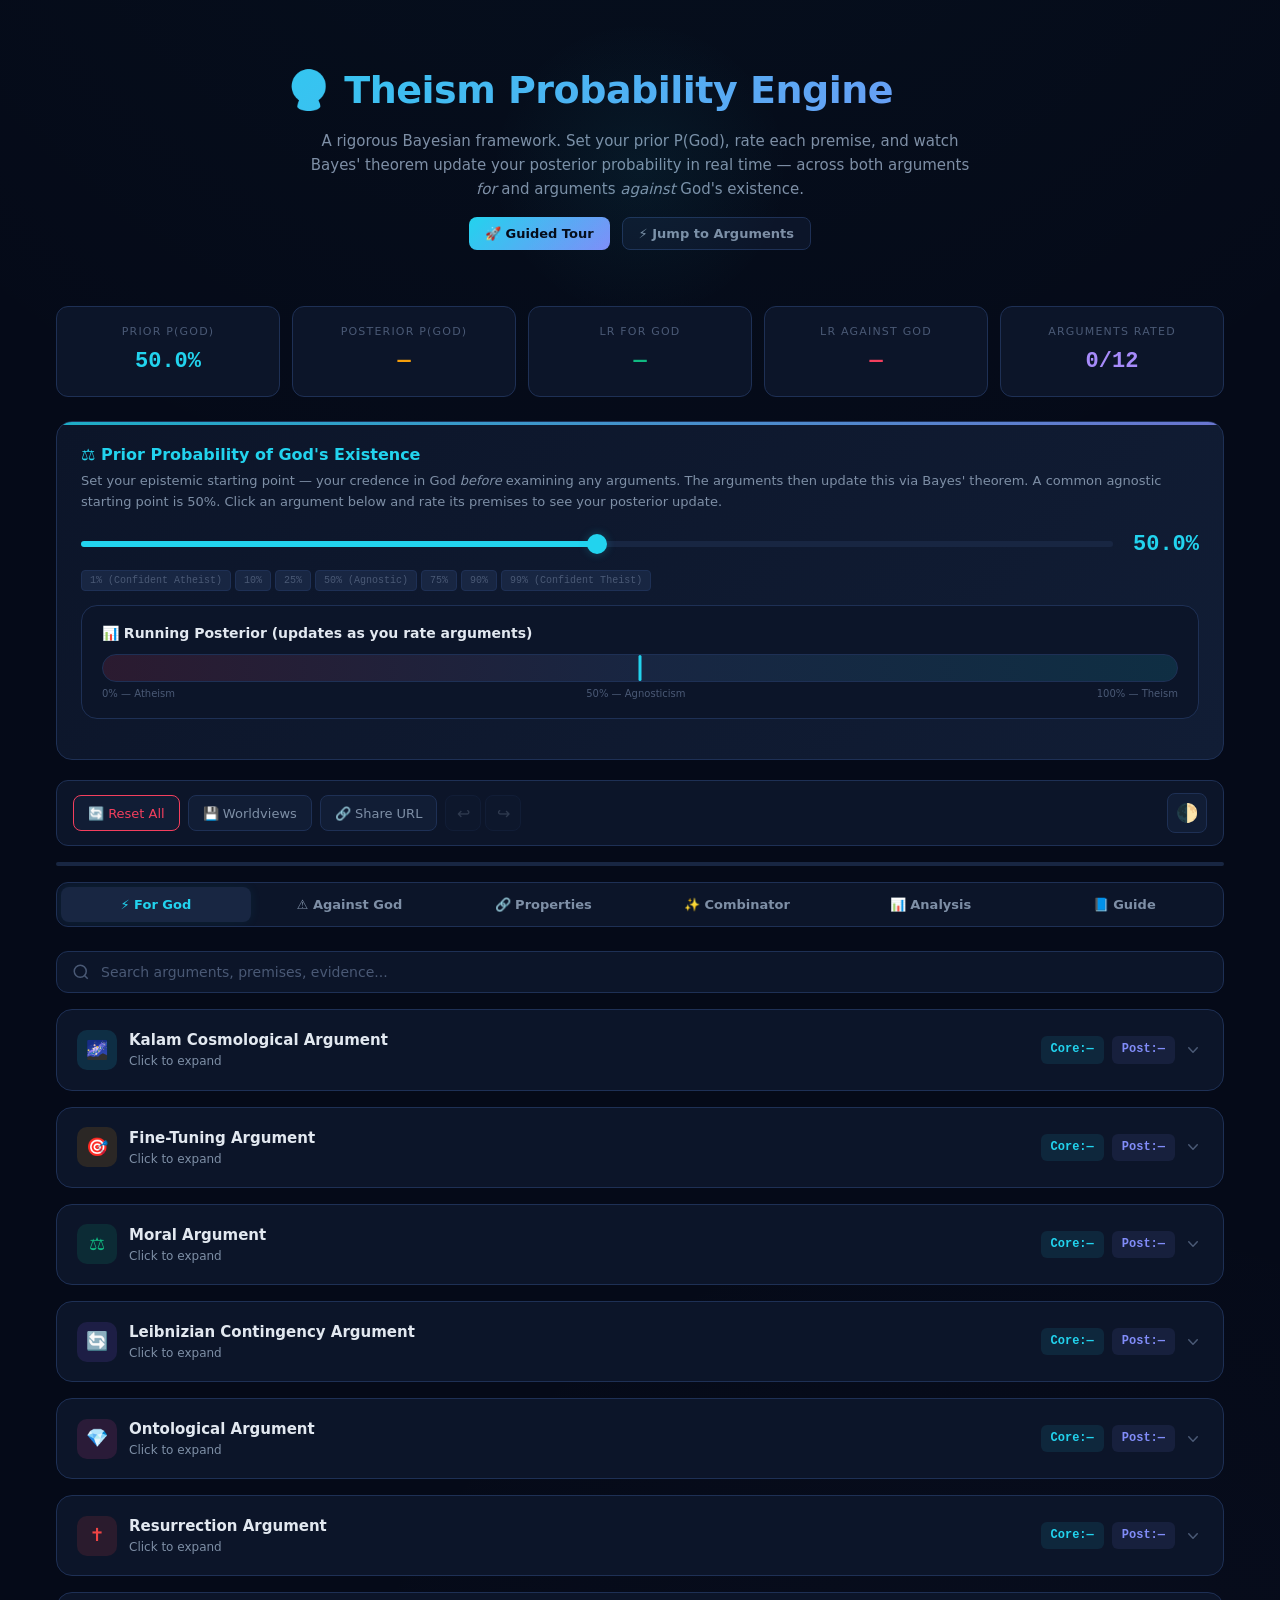
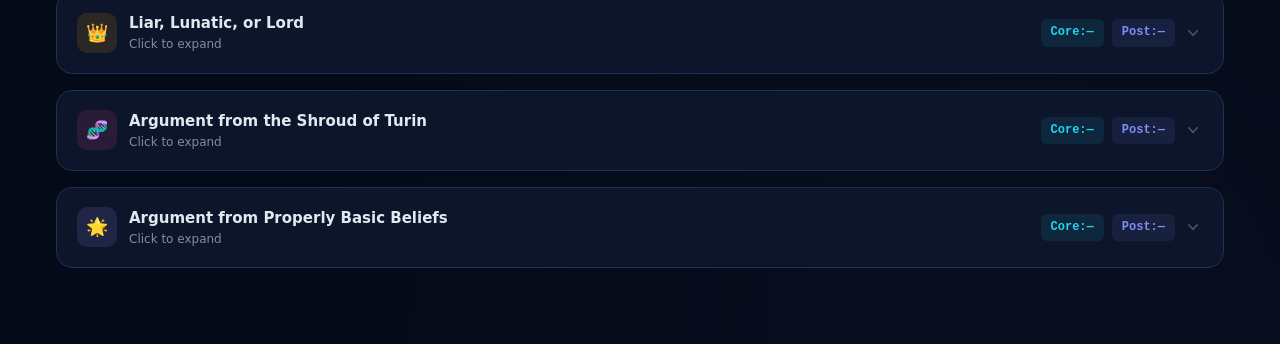
<file: TPE/bayes2.html>
<!DOCTYPE html>
<html lang="en">
<head>
<meta charset="utf-8"/>
<title>Theism Probability Engine v3 — Bayesian</title>
<meta name="viewport" content="width=device-width,initial-scale=1"/>
<meta name="theme-color" content="#050a18"/>
<link rel="icon" href="data:image/svg+xml,<svg xmlns='http://www.w3.org/2000/svg' viewBox='0 0 100 100'><text y='.9em' font-size='90'>🔮</text></svg>"/>
<style>
*,*::before,*::after{box-sizing:border-box;margin:0;padding:0}
:root{
--bg:#050a18;--surface:#0c1529;--surface2:#111d35;--surface3:#182642;
--border:#1e3055;--text:#e2e8f0;--text-dim:#7e8fa6;--text-faint:#4a5975;
--accent:#22d3ee;--accent2:#818cf8;--accent3:#a78bfa;
--gold:#f59e0b;--emerald:#10b981;--rose:#f43f5e;--orange:#fb923c;
--gradient:linear-gradient(135deg,#22d3ee,#818cf8);
--glow:0 0 20px #22d3ee18,0 0 60px #22d3ee08;
--radius:12px;--radius-lg:16px;
--font:'Segoe UI',system-ui,-apple-system,sans-serif;
--mono:'Cascadia Code','Fira Code','Consolas',monospace;
--transition:0.3s cubic-bezier(.4,0,.2,1);
}
[data-theme="light"]{
--bg:#f8fafc;--surface:#ffffff;--surface2:#f1f5f9;--surface3:#e2e8f0;
--border:#cbd5e1;--text:#1e293b;--text-dim:#475569;--text-faint:#94a3b8;
--accent:#0ea5e9;--accent2:#6366f1;--accent3:#8b5cf6;
}
html{scroll-behavior:smooth}
body{background:var(--bg);color:var(--text);font-family:var(--font);line-height:1.6;min-height:100vh;
background-image:radial-gradient(ellipse 80% 50% at 50% -20%,#22d3ee08,transparent),radial-gradient(ellipse 60% 40% at 80% 100%,#818cf808,transparent);transition:background .3s,color .3s}
::-webkit-scrollbar{width:6px;height:6px}::-webkit-scrollbar-track{background:var(--surface)}
::-webkit-scrollbar-thumb{background:var(--border);border-radius:3px}::-webkit-scrollbar-thumb:hover{background:var(--accent)}
::selection{background:var(--accent);color:var(--bg)}
.app{max-width:1200px;margin:0 auto;padding:20px 16px 60px}
.hero{text-align:center;padding:40px 20px 32px;position:relative}
.hero::before{content:'';position:absolute;top:0;left:50%;transform:translateX(-50%);width:300px;height:300px;background:radial-gradient(circle,#22d3ee10,transparent 70%);pointer-events:none}
.hero h1{font-size:clamp(24px,5vw,38px);font-weight:800;background:var(--gradient);-webkit-background-clip:text;-webkit-text-fill-color:transparent;background-clip:text;letter-spacing:-0.5px;margin-bottom:8px}
.hero p{color:var(--text-dim);font-size:15px;max-width:680px;margin:0 auto}
.hero-actions{display:flex;justify-content:center;gap:12px;margin-top:16px;flex-wrap:wrap}
.hero-btn{padding:8px 16px;border-radius:8px;font-size:13px;font-weight:600;cursor:pointer;transition:var(--transition);border:1px solid var(--border);background:var(--surface);color:var(--text-dim);font-family:var(--font)}
.hero-btn:hover{border-color:var(--accent);color:var(--accent)}
.hero-btn.primary{background:var(--gradient);color:var(--bg);border:none}
.hero-btn.primary:hover{opacity:.9;transform:translateY(-1px)}
.stats-bar{display:grid;grid-template-columns:repeat(auto-fit,minmax(150px,1fr));gap:12px;margin:24px 0}
.stat-card{background:var(--surface);border:1px solid var(--border);border-radius:var(--radius);padding:16px;text-align:center;transition:var(--transition);position:relative;overflow:hidden;cursor:help}
.stat-card::before{content:'';position:absolute;top:0;left:0;right:0;height:2px;background:var(--gradient);opacity:0;transition:var(--transition)}
.stat-card:hover::before{opacity:1}
.stat-card:hover{border-color:#22d3ee44;box-shadow:var(--glow);transform:translateY(-2px)}
.stat-label{font-size:11px;text-transform:uppercase;letter-spacing:1.2px;color:var(--text-faint);margin-bottom:4px}
.stat-value{font-size:22px;font-weight:800;font-family:var(--mono);color:var(--accent)}
.stat-value.gold{color:var(--gold)}.stat-value.emerald{color:var(--emerald)}.stat-value.purple{color:var(--accent3)}.stat-value.rose{color:var(--rose)}
.stat-tooltip{position:absolute;bottom:100%;left:50%;transform:translateX(-50%);background:var(--surface3);padding:8px 12px;border-radius:6px;font-size:11px;color:var(--text);white-space:nowrap;opacity:0;pointer-events:none;transition:var(--transition);z-index:100;border:1px solid var(--border)}
.stat-card:hover .stat-tooltip{opacity:1;bottom:calc(100% + 8px)}
.toolbar{display:flex;flex-wrap:wrap;gap:8px;align-items:center;margin-bottom:16px;padding:12px 16px;background:var(--surface);border:1px solid var(--border);border-radius:var(--radius)}
.toolbar-left{display:flex;flex-wrap:wrap;gap:8px;flex:1}.toolbar-right{display:flex;gap:8px;align-items:center}
.toolbar-btn{display:inline-flex;align-items:center;gap:6px;padding:8px 14px;border-radius:8px;background:var(--surface2);border:1px solid var(--border);color:var(--text-dim);font-size:13px;cursor:pointer;transition:var(--transition);font-family:var(--font);white-space:nowrap}
.toolbar-btn:hover{background:var(--surface3);color:var(--text);border-color:var(--accent)}
.toolbar-btn.danger{border-color:var(--rose);color:var(--rose)}.toolbar-btn.danger:hover{background:#f43f5e18}
.theme-toggle{width:40px;height:40px;border-radius:8px;background:var(--surface2);border:1px solid var(--border);cursor:pointer;display:flex;align-items:center;justify-content:center;font-size:18px;transition:var(--transition)}
.theme-toggle:hover{border-color:var(--accent);background:var(--surface3)}
.tabs{display:flex;gap:4px;padding:4px;background:var(--surface);border-radius:var(--radius);margin-bottom:24px;overflow-x:auto;border:1px solid var(--border)}
.tab{flex:1;min-width:fit-content;padding:10px 16px;border-radius:8px;background:transparent;border:none;color:var(--text-dim);font-size:13px;font-weight:600;cursor:pointer;transition:var(--transition);white-space:nowrap;font-family:var(--font)}
.tab:hover{color:var(--text);background:var(--surface2)}
.tab.active{background:var(--surface3);color:var(--accent);box-shadow:0 0 12px #22d3ee12}
.panel{display:none;animation:fadeIn .35s ease}.panel.active{display:block}
@keyframes fadeIn{from{opacity:0;transform:translateY(8px)}to{opacity:1;transform:translateY(0)}}
@keyframes pulse{0%,100%{opacity:1}50%{opacity:.5}}
@keyframes slideIn{from{opacity:0;transform:translateX(-10px)}to{opacity:1;transform:translateX(0)}}
.progress-bar{height:4px;background:var(--surface3);border-radius:2px;margin-bottom:16px;overflow:hidden}
.progress-fill{height:100%;background:var(--gradient);border-radius:2px;transition:width .5s ease}
.search-bar{margin-bottom:16px;position:relative}
.search-input{width:100%;padding:12px 16px 12px 44px;border-radius:var(--radius);background:var(--surface);border:1px solid var(--border);color:var(--text);font-size:14px;font-family:var(--font);transition:var(--transition)}
.search-input:focus{outline:none;border-color:var(--accent);box-shadow:0 0 0 3px #22d3ee18}
.search-input::placeholder{color:var(--text-faint)}
.search-icon{position:absolute;left:16px;top:50%;transform:translateY(-50%);color:var(--text-faint);pointer-events:none}
.arg-card{background:var(--surface);border:1px solid var(--border);border-radius:var(--radius-lg);margin-bottom:16px;overflow:hidden;transition:var(--transition)}
.arg-card:hover{border-color:#22d3ee33}
.arg-header{display:flex;align-items:center;justify-content:space-between;padding:18px 20px;cursor:pointer;user-select:none;transition:var(--transition)}
.arg-header:hover{background:var(--surface2)}
.arg-title-group{display:flex;align-items:center;gap:12px;min-width:0}
.arg-icon{width:40px;height:40px;border-radius:10px;display:flex;align-items:center;justify-content:center;font-size:18px;flex-shrink:0}
.arg-title{font-weight:700;font-size:15px;white-space:nowrap;overflow:hidden;text-overflow:ellipsis}
.arg-subtitle{font-size:12px;color:var(--text-dim)}
.arg-badge{display:flex;align-items:center;gap:8px;flex-shrink:0}
.badge{padding:4px 10px;border-radius:6px;font-size:12px;font-weight:700;font-family:var(--mono);white-space:nowrap}
.badge-core{background:#22d3ee18;color:var(--accent)}.badge-post{background:#818cf818;color:var(--accent2)}
.chevron{width:20px;height:20px;color:var(--text-faint);transition:var(--transition);flex-shrink:0}
.arg-card.open .chevron{transform:rotate(180deg)}
.arg-body{max-height:0;overflow:hidden;transition:max-height .45s cubic-bezier(.4,0,.2,1)}
.arg-card.open .arg-body{max-height:60000px}
.arg-content{padding:0 20px 20px}
.arg-progress{display:flex;align-items:center;gap:8px;padding:12px 20px;background:var(--surface2);border-top:1px solid var(--border)}
.arg-progress-text{font-size:12px;color:var(--text-dim)}
.arg-progress-bar{flex:1;height:6px;background:var(--surface3);border-radius:3px;overflow:hidden}
.arg-progress-fill{height:100%;background:var(--gradient);border-radius:3px;transition:width .3s ease}
.section-label{font-size:11px;text-transform:uppercase;letter-spacing:1.5px;color:var(--text-faint);margin:20px 0 10px;display:flex;align-items:center;gap:8px}
.section-label::after{content:'';flex:1;height:1px;background:var(--border)}
.premise-card{background:var(--surface2);border:1px solid transparent;border-radius:var(--radius);padding:14px 16px;margin-bottom:8px;transition:var(--transition)}
.premise-card:hover{border-color:var(--border)}.premise-card.rated{border-left:3px solid var(--emerald)}
.premise-top{display:flex;align-items:flex-start;justify-content:space-between;gap:12px}
.premise-text{flex:1;font-size:14px;line-height:1.5}
.premise-num{font-size:11px;font-weight:700;color:var(--accent);background:#22d3ee12;padding:2px 8px;border-radius:4px;flex-shrink:0;font-family:var(--mono)}
.confidence-row{display:flex;align-items:center;gap:12px;margin-top:10px}
.slider-wrap{flex:1;position:relative;height:32px;display:flex;align-items:center}
.slider{-webkit-appearance:none;appearance:none;width:100%;height:6px;border-radius:3px;background:var(--surface3);outline:none;cursor:pointer}
.slider::-webkit-slider-thumb{-webkit-appearance:none;appearance:none;width:20px;height:20px;border-radius:50%;background:var(--accent);cursor:pointer;box-shadow:0 0 10px #22d3ee44;transition:transform .15s}
.slider::-webkit-slider-thumb:hover{transform:scale(1.2);box-shadow:0 0 16px #22d3ee66}
.slider::-moz-range-thumb{width:20px;height:20px;border:none;border-radius:50%;background:var(--accent);cursor:pointer}
.conf-display{min-width:56px;text-align:center;font-family:var(--mono);font-weight:700;font-size:15px;color:var(--accent);padding:4px 8px;border-radius:6px;background:var(--surface3);border:1px solid var(--border)}
.conf-display.empty{color:var(--text-faint)}
.quick-btns{display:flex;gap:4px;margin-top:8px;flex-wrap:wrap}
.quick-btn{padding:4px 8px;border-radius:4px;background:var(--surface3);border:1px solid var(--border);color:var(--text-faint);font-size:10px;cursor:pointer;transition:var(--transition);font-family:var(--mono)}
.quick-btn:hover{border-color:var(--accent);color:var(--accent)}
.evidence-objection-wrap{margin-top:10px}
.ev-ob-tabs{display:flex;gap:2px}
.ev-ob-tab{padding:6px 12px;border-radius:6px 6px 0 0;background:var(--surface3);border:1px solid var(--border);border-bottom:none;color:var(--text-dim);font-size:11px;cursor:pointer;transition:var(--transition);font-family:var(--font)}
.ev-ob-tab:hover{color:var(--text)}.ev-ob-tab.active{background:var(--surface2);color:var(--accent);border-color:var(--accent)}
.ev-ob-tab.objection.active{color:var(--orange);border-color:var(--orange)}
.ev-ob-content{display:none;border:1px solid var(--border);border-radius:0 var(--radius) var(--radius) var(--radius);background:var(--surface2);padding:12px 16px}
.ev-ob-content.active{display:block}.ev-ob-content.objection-content{border-color:var(--orange)}
.ev-ob-content ul{margin:0;padding:0 0 0 20px;font-size:13px;color:var(--text-dim);line-height:1.8}
.ev-ob-content li{margin-bottom:8px}.ev-ob-content li::marker{color:var(--accent)}.ev-ob-content.objection-content li::marker{color:var(--orange)}
.ev-ob-content .rebuttal{font-size:12px;color:var(--emerald);margin-top:4px;padding-left:8px;border-left:2px solid var(--emerald)}
.conclusion-box{background:linear-gradient(135deg,#22d3ee08,#818cf808);border:1px solid #22d3ee22;border-radius:var(--radius);padding:14px 16px;margin-top:12px;display:flex;align-items:center;justify-content:space-between;gap:12px}
.conclusion-box.post{border-color:#818cf822;background:linear-gradient(135deg,#818cf808,#a78bfa08)}
.conclusion-text{font-size:14px;font-weight:600}
.conclusion-value{font-family:var(--mono);font-weight:800;font-size:18px;color:var(--accent);white-space:nowrap}
.conclusion-box.post .conclusion-value{color:var(--accent2)}
.post-premise-card{background:var(--surface2);border:1px solid transparent;border-radius:var(--radius);padding:14px 16px;margin-bottom:8px;transition:var(--transition);border-left:3px solid var(--accent2)}
.post-premise-card:hover{border-color:var(--border);border-left-color:var(--accent2)}.post-premise-card.rated{border-left-color:var(--emerald)}
.prop-tag{display:inline-block;font-size:10px;font-weight:700;text-transform:uppercase;letter-spacing:0.8px;padding:2px 8px;border-radius:4px;background:#818cf818;color:var(--accent2);margin-left:8px}
.contribution-line{font-size:12px;color:var(--text-dim);margin-top:6px;font-family:var(--mono)}
.entailment-tag{display:inline-block;font-size:10px;font-weight:700;padding:2px 6px;border-radius:4px;background:#a78bfa18;color:var(--accent3);margin-left:6px;letter-spacing:0.5px}
.property-card{background:var(--surface);border:1px solid var(--border);border-radius:var(--radius);padding:16px;margin-bottom:10px;transition:var(--transition)}
.property-card:hover{border-color:#22d3ee33}
.prop-header{display:flex;align-items:center;justify-content:space-between}
.prop-name{font-weight:700;font-size:15px;display:flex;align-items:center;gap:8px}.prop-name .icon{font-size:18px}
.prop-combined{font-family:var(--mono);font-weight:800;font-size:18px;color:var(--emerald)}
.contributors-list{margin-top:10px}
.contributor-row{display:flex;justify-content:space-between;padding:6px 0;font-size:13px;border-bottom:1px solid var(--border)}
.contributor-row:last-child{border:none}.contributor-arg{color:var(--text-dim)}.contributor-val{font-family:var(--mono);color:var(--accent)}
.contributor-entailed{color:var(--accent3);font-style:italic}
.radar-container{margin:20px 0;padding:20px;background:var(--surface);border:1px solid var(--border);border-radius:var(--radius-lg);text-align:center}
.radar-title{font-weight:700;font-size:16px;margin-bottom:16px;display:flex;align-items:center;justify-content:center;gap:8px}
.radar-svg{max-width:100%;height:auto}
.combo-builder{background:var(--surface);border:1px solid var(--border);border-radius:var(--radius-lg);padding:20px;margin-top:20px}
.combo-title{font-weight:700;font-size:16px;margin-bottom:12px;display:flex;align-items:center;gap:8px}
.combo-checks{display:grid;grid-template-columns:repeat(auto-fit,minmax(200px,1fr));gap:8px;margin-bottom:16px}
.combo-check{display:flex;align-items:center;gap:10px;padding:10px 14px;background:var(--surface2);border:1px solid var(--border);border-radius:8px;cursor:pointer;transition:var(--transition);user-select:none}
.combo-check:hover{border-color:var(--accent);background:var(--surface3)}.combo-check.checked{border-color:var(--accent);background:#22d3ee0a}
.combo-check input{display:none}
.check-box{width:18px;height:18px;border:2px solid var(--border);border-radius:4px;display:flex;align-items:center;justify-content:center;transition:var(--transition);flex-shrink:0}
.combo-check.checked .check-box{background:var(--accent);border-color:var(--accent)}
.check-box svg{width:12px;height:12px;color:var(--bg);opacity:0;transition:var(--transition)}.combo-check.checked .check-box svg{opacity:1}
.combo-check-label{font-size:13px;font-weight:600}.combo-check-sub{font-size:11px;color:var(--text-dim)}
.combo-result-box{background:linear-gradient(135deg,#f59e0b08,#22d3ee08);border:1px solid #f59e0b33;border-radius:var(--radius);padding:20px;text-align:center}
.combo-result-label{font-size:12px;text-transform:uppercase;letter-spacing:1.2px;color:var(--text-faint);margin-bottom:4px}
.combo-result-value{font-family:var(--mono);font-weight:900;font-size:32px;background:linear-gradient(135deg,var(--gold),var(--accent));-webkit-background-clip:text;-webkit-text-fill-color:transparent;background-clip:text}
.combo-result-note{font-size:12px;color:var(--text-faint);margin-top:8px}
.anchored-result{margin-top:12px;padding:12px 16px;border-radius:var(--radius);background:var(--surface2);border:1px solid var(--border);font-size:13px;color:var(--text-dim)}
.anchored-result .val{color:var(--accent2);font-family:var(--mono);font-weight:700}
.styled-select{padding:8px 12px;border-radius:8px;background:var(--surface2);border:1px solid var(--border);color:var(--text);font-family:var(--font);font-size:13px;cursor:pointer;transition:var(--transition)}
.styled-select:hover{border-color:var(--accent)}.styled-select:focus{outline:none;border-color:var(--accent);box-shadow:0 0 0 3px #22d3ee18}
.base-select-row{display:flex;align-items:center;gap:12px;margin-bottom:16px;flex-wrap:wrap}
.base-select-row label{font-size:13px;color:var(--text-dim)}
.wv-analysis{background:var(--surface);border:1px solid var(--border);border-radius:var(--radius-lg);padding:24px;margin-top:24px;position:relative;overflow:hidden}
.wv-analysis::before{content:'';position:absolute;top:0;left:0;right:0;height:3px;background:var(--gradient);opacity:.6}
.wv-analysis-title{font-weight:800;font-size:18px;margin-bottom:4px;display:flex;align-items:center;gap:10px}
.wv-analysis-subtitle{font-size:13px;color:var(--text-dim);margin-bottom:20px}
.wv-verdict{text-align:center;padding:24px 16px;border-radius:var(--radius);margin-bottom:20px}
.wv-verdict.theist{background:linear-gradient(135deg,#22d3ee06,#818cf808,#a78bfa06);border:1px solid #818cf833}
.wv-verdict.atheist{background:linear-gradient(135deg,#f43f5e06,#f59e0b06);border:1px solid #f43f5e33}
.wv-verdict.incomplete{background:var(--surface2);border:1px solid var(--border)}
.wv-verdict-label{font-size:11px;text-transform:uppercase;letter-spacing:1.5px;color:var(--text-faint);margin-bottom:6px}
.wv-verdict-name{font-size:clamp(20px,4vw,28px);font-weight:900;margin-bottom:4px;letter-spacing:-0.3px}
.wv-verdict.theist .wv-verdict-name{background:var(--gradient);-webkit-background-clip:text;-webkit-text-fill-color:transparent;background-clip:text}
.wv-verdict.atheist .wv-verdict-name{color:var(--rose)}.wv-verdict.incomplete .wv-verdict-name{color:var(--text-faint)}
.wv-verdict-prob{font-family:var(--mono);font-size:13px;color:var(--text-dim)}
.wv-tier-grid{display:grid;gap:10px;margin-bottom:16px}
.wv-tier{display:flex;align-items:center;justify-content:space-between;padding:12px 16px;border-radius:var(--radius);background:var(--surface2);border:1px solid var(--border);transition:var(--transition)}
.wv-tier.active{border-color:var(--accent);box-shadow:0 0 16px #22d3ee10}.wv-tier.active.is-atheist{border-color:var(--rose);box-shadow:0 0 16px #f43f5e10}
.wv-tier-left{display:flex;align-items:center;gap:10px}.wv-tier-icon{font-size:20px;width:32px;text-align:center}
.wv-tier-name{font-weight:700;font-size:14px}.wv-tier-right{text-align:right}
.wv-tier-prob{font-family:var(--mono);font-weight:700;font-size:15px;color:var(--accent)}
.wv-tier.active .wv-tier-prob{color:var(--emerald)}.wv-tier.active.is-atheist .wv-tier-prob{color:var(--rose)}
.wv-tier-strength{font-size:11px;color:var(--text-dim);font-weight:600}
.wv-tier.below .wv-tier-prob{color:var(--text-faint)}.wv-tier.below{opacity:.5}
.wv-strength-bar{height:8px;border-radius:4px;background:var(--surface3);margin-top:6px;overflow:hidden}
.wv-strength-fill{height:100%;border-radius:4px;transition:width .5s ease}
.wv-legend{margin-top:16px;padding:14px;border-radius:var(--radius);background:var(--surface2);border-left:3px solid var(--accent2);font-size:12px;color:var(--text-dim);line-height:1.8}
.wv-legend strong{color:var(--text)}
.sensitivity-panel{background:var(--surface);border:1px solid var(--border);border-radius:var(--radius-lg);padding:20px;margin-bottom:20px}
.sensitivity-title{font-weight:700;font-size:16px;margin-bottom:4px}
.sensitivity-subtitle{font-size:12px;color:var(--text-dim);margin-bottom:16px}
.sensitivity-item{display:flex;align-items:center;justify-content:space-between;padding:10px 14px;background:var(--surface2);border-radius:var(--radius);margin-bottom:8px;border-left:3px solid var(--accent);gap:12px}
.sensitivity-item.high{border-left-color:var(--gold)}.sensitivity-item.very-high{border-left-color:var(--rose)}
.sensitivity-premise{flex:1;font-size:13px;min-width:0}
.sensitivity-premise-name{font-weight:600;white-space:nowrap;overflow:hidden;text-overflow:ellipsis}
.sensitivity-premise-arg{font-size:11px;color:var(--text-faint)}
.sensitivity-impact{font-family:var(--mono);font-weight:700;font-size:13px;color:var(--accent);white-space:nowrap}
.sensitivity-item.high .sensitivity-impact{color:var(--gold)}.sensitivity-item.very-high .sensitivity-impact{color:var(--rose)}
.philosopher-panel{background:var(--surface);border:1px solid var(--border);border-radius:var(--radius-lg);padding:20px}
.philosopher-title{font-weight:700;font-size:16px;margin-bottom:16px}
.philosopher-grid{display:grid;grid-template-columns:repeat(auto-fit,minmax(200px,1fr));gap:12px}
.philosopher-card{padding:16px;background:var(--surface2);border:1px solid var(--border);border-radius:var(--radius);cursor:pointer;transition:var(--transition)}
.philosopher-card:hover{border-color:var(--accent);transform:translateY(-2px);box-shadow:var(--glow)}
.philosopher-name{font-weight:700;font-size:14px;margin-bottom:4px}
.philosopher-stance{font-size:12px;color:var(--accent);margin-bottom:8px}
.philosopher-desc{font-size:11px;color:var(--text-faint);line-height:1.5}
.how-card{background:var(--surface);border:1px solid var(--border);border-radius:var(--radius-lg);padding:24px}
.how-card h2{font-size:18px;margin-bottom:16px;color:var(--accent)}
.how-steps{counter-reset:step}
.how-step{counter-increment:step;padding:12px 16px 12px 52px;position:relative;margin-bottom:8px;border-radius:var(--radius);background:var(--surface2)}
.how-step::before{content:counter(step);position:absolute;left:14px;top:12px;width:28px;height:28px;border-radius:8px;background:var(--gradient);display:flex;align-items:center;justify-content:center;font-weight:800;font-size:13px;color:var(--bg)}
.how-step h3{font-size:14px;font-weight:700;margin-bottom:2px}.how-step p{font-size:13px;color:var(--text-dim)}
.math-note{margin-top:16px;padding:14px;border-radius:var(--radius);background:var(--surface2);border-left:3px solid var(--accent);font-size:13px;color:var(--text-dim);line-height:1.7}
.math-note code{font-family:var(--mono);color:var(--accent);font-size:12px;background:var(--surface3);padding:1px 5px;border-radius:3px}
.glossary{margin-top:24px}.glossary-title{font-size:16px;font-weight:700;margin-bottom:12px;color:var(--accent2)}.glossary-grid{display:grid;gap:8px}
.glossary-item{padding:12px 16px;background:var(--surface2);border-radius:var(--radius);border:1px solid var(--border)}
.glossary-term{font-weight:700;font-size:14px;color:var(--accent);margin-bottom:4px}.glossary-def{font-size:13px;color:var(--text-dim)}
.modal-overlay{position:fixed;inset:0;background:rgba(0,0,0,.7);z-index:1000;display:none;align-items:center;justify-content:center;padding:20px;backdrop-filter:blur(4px)}
.modal-overlay.visible{display:flex}
.modal{background:var(--surface);border:1px solid var(--border);border-radius:var(--radius-lg);max-width:600px;width:100%;max-height:80vh;overflow:hidden;animation:fadeIn .3s ease}
.modal-header{padding:20px;border-bottom:1px solid var(--border);display:flex;justify-content:space-between;align-items:center}
.modal-title{font-weight:700;font-size:18px}
.modal-close{width:32px;height:32px;border-radius:8px;background:var(--surface2);border:1px solid var(--border);cursor:pointer;display:flex;align-items:center;justify-content:center;font-size:18px;color:var(--text-dim);transition:var(--transition)}
.modal-close:hover{border-color:var(--rose);color:var(--rose)}
.modal-body{padding:20px;overflow-y:auto;max-height:calc(80vh - 80px)}
.wv-list{margin-top:16px}
.wv-item{display:flex;align-items:center;justify-content:space-between;padding:12px 16px;background:var(--surface2);border:1px solid var(--border);border-radius:var(--radius);margin-bottom:8px;gap:12px;flex-wrap:wrap}
.wv-item-info{flex:1;min-width:150px}.wv-item-name{font-weight:700;font-size:14px}.wv-item-date{font-size:11px;color:var(--text-faint)}
.wv-item-actions{display:flex;gap:6px;flex-wrap:wrap}
.wv-btn{padding:6px 12px;border-radius:6px;font-size:12px;cursor:pointer;transition:var(--transition);border:1px solid var(--border);background:var(--surface3);color:var(--text-dim);font-family:var(--font)}
.wv-btn:hover{border-color:var(--accent);color:var(--text)}.wv-btn.primary{background:var(--accent);color:var(--bg);border-color:var(--accent)}.wv-btn.primary:hover{opacity:.85}
.wv-btn.danger{border-color:var(--rose);color:var(--rose)}.wv-btn.danger:hover{background:#f43f5e18}
.share-box{margin-top:16px;padding:16px;background:var(--surface2);border:1px solid var(--border);border-radius:var(--radius)}
.share-title{font-size:13px;font-weight:600;margin-bottom:8px}
.share-url{width:100%;padding:10px 12px;border-radius:8px;background:var(--surface3);border:1px solid var(--border);color:var(--text);font-family:var(--mono);font-size:11px;word-break:break-all;resize:none}
.share-url:focus{outline:none;border-color:var(--accent)}
.share-btns{display:flex;gap:8px;margin-top:10px}
.toast{position:fixed;bottom:20px;left:50%;transform:translateX(-50%) translateY(100px);padding:12px 24px;background:var(--surface);border:1px solid var(--border);border-radius:var(--radius);font-size:13px;color:var(--text);box-shadow:0 10px 40px rgba(0,0,0,.3);z-index:2000;transition:transform .3s ease,opacity .3s ease;opacity:0;pointer-events:none}
.toast.visible{transform:translateX(-50%) translateY(0);opacity:1}
.toast.success{border-color:var(--emerald);color:var(--emerald)}.toast.error{border-color:var(--rose);color:var(--rose)}
.achievement{position:fixed;top:20px;right:20px;padding:16px 20px;background:var(--surface);border:1px solid var(--gold);border-radius:var(--radius);display:flex;align-items:center;gap:12px;z-index:2000;animation:slideIn .4s ease;box-shadow:0 10px 40px rgba(0,0,0,.3)}
.achievement-icon{font-size:28px}.achievement-title{font-weight:700;color:var(--gold);margin-bottom:2px}.achievement-text{font-size:13px}
.undo-redo{display:flex;gap:4px}
.undo-btn{width:36px;height:36px;border-radius:8px;background:var(--surface2);border:1px solid var(--border);cursor:pointer;display:flex;align-items:center;justify-content:center;color:var(--text-dim);font-size:16px;transition:var(--transition)}
.undo-btn:hover:not(:disabled){border-color:var(--accent);color:var(--accent)}.undo-btn:disabled{opacity:.3;cursor:not-allowed}
.quote-block{background:var(--surface3);border-left:3px solid var(--accent2);padding:10px 14px;margin:8px 0;border-radius:0 6px 6px 0;font-size:12px;color:var(--text-dim);font-style:italic;line-height:1.7}
.quote-block cite{font-style:normal;font-weight:600;color:var(--accent2);display:block;margin-top:4px;font-size:11px}
@media(max-width:640px){
.app{padding:12px 10px 40px}.hero{padding:24px 12px 20px}.hero-actions{flex-direction:column;align-items:center}
.arg-header{padding:14px}.arg-content{padding:0 14px 14px}
.combo-checks{grid-template-columns:1fr}.stats-bar{grid-template-columns:repeat(2,1fr)}
.tab{padding:8px 10px;font-size:12px}.toolbar{flex-direction:column}
.toolbar-left,.toolbar-right{width:100%;justify-content:center}
.philosopher-grid{grid-template-columns:1fr}.modal{margin:10px;max-height:90vh}
}

/* ─── Rebuttal highlight ─────────────────────────────────────────────────── */
.ev-ob-content .rebuttal{
  display:block;font-size:12px;color:var(--emerald);
  margin-top:5px;padding:6px 10px;
  border-left:2px solid var(--emerald);
  background:#10b98108;border-radius:0 4px 4px 0;
  font-style:normal;
}
/* ─── Completed arg card ─────────────────────────────────────────────────── */
.arg-card.completed{border-left:3px solid var(--emerald)!important}
/* ─── Evidence count on tabs ─────────────────────────────────────────────── */
.ev-ob-tab .count{
  display:inline-block;font-size:10px;padding:0 5px;
  border-radius:8px;background:var(--surface3);
  margin-left:4px;font-family:var(--mono);
}
/* ─── BAYESIAN PRIOR PANEL ───────────────────────────────────────────────── */
.prior-panel{background:linear-gradient(135deg,var(--surface),var(--surface2));border:1px solid var(--border);border-radius:var(--radius-lg);padding:20px 24px;margin-bottom:20px;position:relative;overflow:hidden}
.prior-panel::before{content:'';position:absolute;top:0;left:0;right:0;height:3px;background:var(--gradient);opacity:.8}
.prior-title{font-weight:800;font-size:16px;margin-bottom:4px;color:var(--accent)}
.prior-desc{font-size:13px;color:var(--text-dim);margin-bottom:14px;line-height:1.6}
.prior-row{display:flex;align-items:center;gap:16px;flex-wrap:wrap}
.prior-slider-wrap{flex:1;min-width:200px;position:relative;height:32px;display:flex;align-items:center}
.prior-value{font-family:var(--mono);font-weight:900;font-size:22px;color:var(--accent);min-width:70px;text-align:right}
.bayes-result{display:flex;align-items:center;gap:16px;margin-top:14px;padding:14px 16px;background:var(--surface);border:1px solid var(--border);border-radius:var(--radius);flex-wrap:wrap}
.bayes-cell{text-align:center;flex:1;min-width:100px}
.bayes-cell-label{font-size:10px;text-transform:uppercase;letter-spacing:1px;color:var(--text-faint);margin-bottom:4px}
.bayes-cell-value{font-family:var(--mono);font-weight:800;font-size:18px}
.bayes-arrow{color:var(--text-faint);font-size:20px;flex-shrink:0}
.lr-badge{display:inline-block;padding:2px 8px;border-radius:4px;font-family:var(--mono);font-size:11px;font-weight:700;background:var(--surface3);color:var(--text-dim);margin-left:6px}
.lr-badge.strong{background:#22d3ee18;color:var(--accent)}.lr-badge.against{background:#f43f5e18;color:var(--rose)}.lr-badge.neutral{color:var(--text-faint)}
/* ─── ATHEIST ARGS ───────────────────────────────────────────────────────── */
.arg-card.atheist-arg .arg-icon{background:#f43f5e18}
.arg-card.atheist-arg:hover{border-color:#f43f5e33}
.arg-card.atheist-arg .arg-badge .badge-core{background:#f43f5e18;color:var(--rose)}
.syllogism-box{background:var(--surface2);border:1px solid var(--border);border-left:3px solid var(--rose);border-radius:var(--radius);padding:16px 18px;margin:12px 0}
.syllogism-line{display:flex;align-items:flex-start;gap:10px;margin-bottom:8px;font-size:14px;line-height:1.5}
.syllogism-line:last-child{margin-bottom:0;font-weight:700;padding-top:8px;border-top:1px solid var(--border);color:var(--rose)}
.syllogism-num{font-family:var(--mono);font-size:11px;font-weight:700;color:var(--rose);background:#f43f5e18;padding:2px 7px;border-radius:4px;flex-shrink:0;margin-top:1px}
.syllogism-num.conclusion{color:var(--rose)}
.postulate-note{font-size:12px;color:var(--text-dim);margin-top:8px;padding:8px 12px;background:var(--surface3);border-radius:6px;line-height:1.6}
.lr-explain{font-size:12px;color:var(--text-dim);margin-top:8px;padding:8px 12px;background:#f43f5e08;border:1px solid #f43f5e18;border-radius:6px;line-height:1.6}
.lr-explain strong{color:var(--rose)}
/* ─── POSTERIOR DISPLAY ──────────────────────────────────────────────────── */
.posterior-bar{background:var(--surface);border:1px solid var(--border);border-radius:var(--radius-lg);padding:16px 20px;margin-bottom:20px}
.posterior-title{font-weight:700;font-size:14px;margin-bottom:10px;display:flex;align-items:center;gap:8px}
.posterior-track{position:relative;height:28px;background:linear-gradient(90deg,#f43f5e22,var(--surface3) 50%,#22d3ee22);border-radius:14px;overflow:hidden;border:1px solid var(--border)}
.posterior-needle{position:absolute;top:0;bottom:0;width:3px;background:var(--accent);border-radius:2px;transition:left .5s cubic-bezier(.4,0,.2,1);transform:translateX(-50%)}
.posterior-needle.against{background:var(--rose)}
.posterior-labels{display:flex;justify-content:space-between;font-size:10px;color:var(--text-faint);margin-top:4px}
/* ─── LR contribution display ───────────────────────────────────────────── */
.lr-contrib-row{display:flex;justify-content:space-between;align-items:center;padding:6px 10px;background:var(--surface2);border-radius:6px;margin-bottom:4px;font-size:12px}
.lr-contrib-name{color:var(--text-dim);flex:1}
.lr-contrib-val{font-family:var(--mono);font-weight:700}
.lr-contrib-val.positive{color:var(--emerald)}.lr-contrib-val.negative{color:var(--rose)}.lr-contrib-val.neutral{color:var(--text-faint)}
</style>
</head>
<body>
<div class="app">
<div class="hero">
<h1>🔮 Theism Probability Engine <span style="font-size:14px;opacity:.6;font-weight:600">v3 Bayesian</span></h1>
<p>A rigorous Bayesian framework. Set your prior P(God), rate each premise, and watch Bayes' theorem update your posterior probability in real time — across both arguments <em>for</em> and arguments <em>against</em> God's existence.</p>
<div class="hero-actions">
<button class="hero-btn primary" onclick="startGuidedTour()">🚀 Guided Tour</button>
<button class="hero-btn" onclick="document.getElementById('panel-arguments').scrollIntoView({behavior:'smooth'})">⚡ Jump to Arguments</button>
</div>
</div>

<div class="stats-bar">
<div class="stat-card"><div class="stat-tooltip">Your prior before arguments</div><div class="stat-label">Prior P(God)</div><div class="stat-value" id="statPrior">50.0%</div></div>
<div class="stat-card"><div class="stat-tooltip">Posterior after all activated arguments (Bayes)</div><div class="stat-label">Posterior P(God)</div><div class="stat-value gold" id="statPosterior">—</div></div>
<div class="stat-card"><div class="stat-tooltip">Combined likelihood ratio from FOR arguments</div><div class="stat-label">LR For God</div><div class="stat-value emerald" id="statLRFor">—</div></div>
<div class="stat-card"><div class="stat-tooltip">Combined likelihood ratio from AGAINST arguments</div><div class="stat-label">LR Against God</div><div class="stat-value rose" id="statLRAgainst">—</div></div>
<div class="stat-card"><div class="stat-tooltip">Arguments with all core premises rated</div><div class="stat-label">Arguments Rated</div><div class="stat-value purple" id="statArgsRated">0 / 0</div></div>
</div>

<!-- Prior Probability Panel -->
<div class="prior-panel" id="priorPanel">
  <div class="prior-title">⚖️ Prior Probability of God's Existence</div>
  <div class="prior-desc">Set your epistemic starting point — your credence in God <em>before</em> examining any arguments. The arguments then update this via Bayes' theorem. A common agnostic starting point is 50%. Click an argument below and rate its premises to see your posterior update.</div>
  <div class="prior-row">
    <input type="range" class="slider prior-slider-wrap" id="priorSlider" min="1" max="99" value="50" style="-webkit-appearance:none;appearance:none;flex:1;min-width:200px;height:6px;border-radius:3px;background:var(--surface3);outline:none;cursor:pointer" oninput="onPriorChange()">
    <div class="prior-value" id="priorValueDisplay">50.0%</div>
  </div>
  <div class="quick-btns" style="margin-top:8px">
    <button class="quick-btn" onclick="setPrior(1)">1% (Confident Atheist)</button>
    <button class="quick-btn" onclick="setPrior(10)">10%</button>
    <button class="quick-btn" onclick="setPrior(25)">25%</button>
    <button class="quick-btn" onclick="setPrior(50)">50% (Agnostic)</button>
    <button class="quick-btn" onclick="setPrior(75)">75%</button>
    <button class="quick-btn" onclick="setPrior(90)">90%</button>
    <button class="quick-btn" onclick="setPrior(99)">99% (Confident Theist)</button>
  </div>
  <div class="posterior-bar" style="margin-top:14px">
    <div class="posterior-title">📊 Running Posterior (updates as you rate arguments)</div>
    <div class="posterior-track"><div class="posterior-needle" id="posteriorNeedle" style="left:50%"></div></div>
    <div class="posterior-labels"><span>0% — Atheism</span><span>50% — Agnosticism</span><span>100% — Theism</span></div>
  </div>
  <div class="bayes-result" id="bayesResult" style="display:none">
    <div class="bayes-cell"><div class="bayes-cell-label">Prior</div><div class="bayes-cell-value" id="brPrior" style="color:var(--text-dim)">—</div></div>
    <div class="bayes-arrow">×</div>
    <div class="bayes-cell"><div class="bayes-cell-label">LR For</div><div class="bayes-cell-value" id="brLRFor" style="color:var(--emerald)">—</div></div>
    <div class="bayes-arrow">×</div>
    <div class="bayes-cell"><div class="bayes-cell-label">LR Against</div><div class="bayes-cell-value" id="brLRAgainst" style="color:var(--rose)">—</div></div>
    <div class="bayes-arrow">=</div>
    <div class="bayes-cell"><div class="bayes-cell-label">Posterior Odds</div><div class="bayes-cell-value" id="brOdds" style="color:var(--accent)">—</div></div>
    <div class="bayes-arrow">→</div>
    <div class="bayes-cell"><div class="bayes-cell-label">Posterior P</div><div class="bayes-cell-value" id="brPosterior" style="color:var(--gold)">—</div></div>
  </div>
</div>

<div class="toolbar">
<div class="toolbar-left">
<button class="toolbar-btn danger" onclick="confirmReset()">🔄 Reset All</button>
<button class="toolbar-btn" onclick="showModal('worldviewModal')">💾 Worldviews</button>
<button class="toolbar-btn" onclick="showModal('shareModal')">🔗 Share URL</button>
<div class="undo-redo">
<button class="undo-btn" id="undoBtn" onclick="undo()" disabled title="Undo (Ctrl+Z)">↩</button>
<button class="undo-btn" id="redoBtn" onclick="redo()" disabled title="Redo (Ctrl+Y)">↪</button>
</div>
</div>
<div class="toolbar-right"><button class="theme-toggle" onclick="toggleTheme()" title="Toggle theme">🌓</button></div>
</div>

<div class="progress-bar"><div class="progress-fill" id="globalProgress" style="width:0%"></div></div>

<div class="tabs" id="tabBar">
<button class="tab active" data-tab="arguments">⚡ For God</button>
<button class="tab" data-tab="against">⚠️ Against God</button>
<button class="tab" data-tab="properties">🔗 Properties</button>
<button class="tab" data-tab="combinator">✨ Combinator</button>
<button class="tab" data-tab="sensitivity">📊 Analysis</button>
<button class="tab" data-tab="howto">📘 Guide</button>
</div>

<div class="panel active" id="panel-arguments">
<div class="search-bar">
<svg class="search-icon" width="18" height="18" viewBox="0 0 24 24" fill="none" stroke="currentColor" stroke-width="2"><circle cx="11" cy="11" r="8"/><path d="m21 21-4.35-4.35"/></svg>
<input type="text" class="search-input" id="argSearch" placeholder="Search arguments, premises, evidence..." oninput="filterArguments(this.value)">
</div>
<div id="argContainer"></div>
</div>

<div class="panel" id="panel-against">
<div class="search-bar">
<svg class="search-icon" width="18" height="18" viewBox="0 0 24 24" fill="none" stroke="currentColor" stroke-width="2"><circle cx="11" cy="11" r="8"/><path d="m21 21-4.35-4.35"/></svg>
<input type="text" class="search-input" id="atheistSearch" placeholder="Search arguments against God's existence..." oninput="filterAtheistArgs(this.value)">
</div>
<p style="font-size:13px;color:var(--text-dim);margin-bottom:16px;padding:0 4px">Each argument is presented as a <strong>formally valid syllogism</strong> — if you accept the premises, the conclusion follows necessarily. Rate how confident you are in each premise; the argument then computes a <strong>Likelihood Ratio</strong> (LR) that updates your posterior via Bayes' theorem. An LR &lt; 1 is evidence <em>against</em> God.</p>
<div id="atheistArgContainer"></div>
</div>

<div class="panel" id="panel-properties">
<div class="radar-container">
<div class="radar-title">📡 Property Radar</div>
<svg id="radarChart" class="radar-svg" viewBox="0 0 400 400" width="400" height="400"></svg>
<p style="font-size:12px;color:var(--text-faint);margin-top:12px">Visual representation of evidence strength for each divine property</p>
</div>
<div id="propContainer"></div>
</div>

<div class="panel" id="panel-combinator">
<div class="combo-builder">
<div class="combo-title">✨ Property Combinator</div>
<p style="font-size:13px;color:var(--text-dim);margin-bottom:16px">Select which divine properties to include. The result shows the probability of a being possessing <em>all</em> selected properties. Note: selecting "Christian God" is a floor — adding more properties cannot lower it below that value.</p>
<div class="combo-checks" id="comboChecks"></div>
<div class="base-select-row">
<label>Anchor to argument:</label>
<select class="styled-select" id="baseSelect"><option value="none">— Global aggregation —</option></select>
</div>
<div class="combo-result-box">
<div class="combo-result-label">Combined Probability</div>
<div class="combo-result-value" id="comboResult">—</div>
<div class="combo-result-note">Noisy-OR aggregation · Independence assumed across arguments</div>
</div>
<div class="anchored-result" id="anchoredResult" style="display:none"></div>
<div id="comboBreakdown" style="margin-top:16px"></div>
</div>
<div id="worldviewAnalysis"></div>
</div>

<div class="panel" id="panel-sensitivity">
<div class="sensitivity-panel">
<div class="sensitivity-title">📊 Sensitivity Analysis</div>
<div class="sensitivity-subtitle">Which premises impact your worldview most? Ranked by effect of a 10% increase on Composite Theism.</div>
<div id="sensitivityList"></div>
</div>
<div class="philosopher-panel">
<div class="philosopher-title">👤 Philosopher Presets</div>
<p style="font-size:13px;color:var(--text-dim);margin-bottom:16px">Load configurations based on how notable thinkers might rate these arguments.</p>
<div class="philosopher-grid" id="philosopherGrid"></div>
</div>
</div>

<div class="panel" id="panel-howto">
<div class="how-card">
<h2>How This Works — Bayesian Inference</h2>
<div class="how-steps">
<div class="how-step"><h3>1. Set Your Prior P(God)</h3><p>This is your credence in God's existence <em>before</em> examining any argument. It encodes your background epistemic state. A neutral starting point is 50%. A committed atheist might set 5%; a committed theist might set 95%.</p></div>
<div class="how-step"><h3>2. Rate Premises for Each Argument</h3><p>Each argument has premises. Your slider value (0–100%) is your credence that the premise is true. Read the evidence and objections carefully before rating. Unrated premises are excluded from the calculation.</p></div>
<div class="how-step"><h3>3. Premises Combine Into a Likelihood Ratio</h3><p>Each argument produces a <strong>Likelihood Ratio (LR)</strong> — how much more likely is the argument's evidence given God versus given no God. Arguments FOR God produce LR &gt; 1 (raise probability). Arguments AGAINST God produce LR &lt; 1 (lower probability). The LR for each argument is computed from your premise ratings and a built-in base LR for that argument.</p></div>
<div class="how-step"><h3>4. Bayes' Theorem Updates Your Posterior</h3><p>Posterior odds = Prior odds × LR₁ × LR₂ × … × LRₙ<br>Posterior P = Posterior odds / (1 + Posterior odds)<br>This chains across all activated arguments simultaneously.</p></div>
<div class="how-step"><h3>5. "Against God" Arguments Work the Same Way</h3><p>The Problem of Evil, Divine Hiddenness, etc. each produce LR &lt; 1 when you accept their premises — pushing your posterior down. The final posterior integrates evidence from both sides automatically.</p></div>
</div>
<div class="math-note">
<strong>Bayesian Formula:</strong><br>
• Prior odds = <code>P(God) / (1 − P(God))</code><br>
• Argument LR = <code>base_LR ^ (avg_premise_confidence)</code> — where base_LR encodes how philosophically strong the argument is if all premises hold at 100%<br>
• Net LR = <code>LR_for₁ × LR_for₂ × … × (1/LR_against₁) × …</code><br>
• Posterior odds = <code>prior_odds × net_LR</code><br>
• Posterior P(God) = <code>posterior_odds / (1 + posterior_odds)</code><br>
• An LR = 1 means the argument is neutral — no update. LR = 10 means the evidence is 10× more likely given God.
</div>
<div class="glossary">
<div class="glossary-title">📖 Glossary</div>
<div class="glossary-grid">
<div class="glossary-item"><div class="glossary-term">Prior Probability</div><div class="glossary-def">Your credence before examining arguments. The Bayesian starting point. Neither confirmed nor denied by the math — you set it honestly.</div></div>
<div class="glossary-item"><div class="glossary-term">Likelihood Ratio (LR)</div><div class="glossary-def">LR = P(evidence | God) / P(evidence | no God). LR &gt; 1 supports God; LR &lt; 1 undermines God; LR = 1 is neutral. Bayes multiplies your odds by the LR.</div></div>
<div class="glossary-item"><div class="glossary-term">Posterior Probability</div><div class="glossary-def">Your credence after updating on all the arguments you rated. This is the output of the Bayesian calculation.</div></div>
<div class="glossary-item"><div class="glossary-term">Valid Syllogism</div><div class="glossary-def">An argument where, if all premises are true, the conclusion must be true. Atheistic arguments here are formally valid — the only question is whether the premises are true.</div></div>
<div class="glossary-item"><div class="glossary-term">S5 Modal Logic</div><div class="glossary-def">If possibly necessary, then necessary (◇□P → □P). Used in the Ontological Argument.</div></div>
<div class="glossary-item"><div class="glossary-term">BGV Theorem</div><div class="glossary-def">Borde-Guth-Vilenkin (2003): any universe with average positive expansion must have a past spacetime boundary.</div></div>
</div>
</div>
</div>
</div>
</div>

<!-- Modals -->
<div class="modal-overlay" id="worldviewModal">
<div class="modal">
<div class="modal-header"><div class="modal-title">💾 Worldview Manager</div><button class="modal-close" onclick="hideModal('worldviewModal')">×</button></div>
<div class="modal-body">
<p style="font-size:13px;color:var(--text-dim);margin-bottom:16px">Save, load, or export your configurations. Saves persist for this session.</p>
<div style="display:flex;gap:8px;flex-wrap:wrap;margin-bottom:16px">
<button class="toolbar-btn primary" onclick="saveWorldview()">💾 Save Current</button>
<button class="toolbar-btn" onclick="exportCurrent()">📤 Export JSON</button>
<label class="toolbar-btn" style="cursor:pointer">📥 Import<input type="file" id="importFile" accept=".json" style="display:none" onchange="importWorldview(this.files)"></label>
</div>
<div class="wv-list" id="wvList"></div>
</div>
</div>
</div>

<div class="modal-overlay" id="shareModal">
<div class="modal">
<div class="modal-header"><div class="modal-title">🔗 Share Your Worldview</div><button class="modal-close" onclick="hideModal('shareModal')">×</button></div>
<div class="modal-body">
<p style="font-size:13px;color:var(--text-dim);margin-bottom:16px">Copy this URL to share your exact configuration.</p>
<div class="share-box">
<div class="share-title">Shareable URL</div>
<textarea class="share-url" id="shareUrl" readonly rows="4" style="resize:none;font-size:10px"></textarea>
<div class="share-btns">
<button class="toolbar-btn primary" onclick="copyShareUrl()">📋 Copy</button>
<button class="toolbar-btn" onclick="generateShareUrl()">🔄 Regenerate</button>
</div>
</div>
</div>
</div>
</div>

<div class="toast" id="toast"></div>
<div id="achievementContainer"></div>

<script>
// ─── ARGUMENT DATA ───────────────────────────────────────────────────────────
const ARGUMENTS=[
{id:"kalam",title:"Kalam Cosmological Argument",icon:"🌌",color:"#22d3ee",baseLR:8,
corePremises:[
{id:"k_p1",text:"Whatever begins to exist has a cause.",
evidence:[
"<strong>Ex nihilo nihil fit</strong> — 'From nothing, nothing comes.' This is not merely an intuition; it is the metaphysical bedrock of all rational inquiry and scientific investigation. 'Nothing' does not mean empty space or a quantum vacuum; it means the total absence of anything — no space, no time, no matter, no energy, no laws of nature.",
"<strong>The denial is worse than magic.</strong> If things could pop into existence without any cause from absolute nothing, we would expect to see anything and everything appearing without reason — horses, music albums, fully-formed universes. At least with magic there is a magician. Causeless origination from nothing would make the universe's existence not just mysterious but entirely arbitrary.",
"<strong>Quantum events do not violate this premise.</strong> Quantum fluctuations often cited as 'uncaused' occur within a quantum vacuum that is not nothing — it is a structured system governed by physical laws, fields, and energy. Lawrence Krauss' book 'A Universe from Nothing' was criticised by physicists precisely because the 'nothing' he describes is something rich in physical content.",
"<strong>The premise is not falsified by any known physical event.</strong> Every confirmed observation in the history of science supports it: things that begin have causes. To deny it on speculative theoretical grounds is to sacrifice one of the most confirmed principles we have."
],
objections:[
{text:"<strong>Quantum indeterminacy:</strong> Some quantum events (like radioactive decay) seem to occur without deterministic causes — so causation may not be universal.",rebuttal:"This confuses deterministic causation with causation in general. Quantum events have probabilistic causes rooted in prior quantum states and physical laws. They do not arise from absolute nothing — they arise from a quantum field governed by laws. The premise requires only that things which begin have <em>some</em> cause, not that every cause is deterministic."},
{text:"<strong>Category error:</strong> Causation is a temporal concept — cause precedes effect. But if time itself began with the universe, applying 'cause' to the universe's origin may be meaningless.",rebuttal:"This objection actually <em>supports</em> the argument rather than defeating it. If time began at the universe's origin, then the cause of the universe must be outside of time — i.e., timeless. This is precisely what the argument concludes. A timeless cause is not the same as no cause."},
{text:"<strong>Our intuitions are limited:</strong> All our causal knowledge comes from within the universe. Extrapolating the causal principle to the universe's origin might be an unwarranted generalisation.",rebuttal:"This cuts both ways: we have no basis for claiming causation breaks down at the universe's origin either. The burden of proof lies with the person asserting an exception to a principle with universal empirical confirmation. Moreover, if we cannot trust our deepest rational principles, all scientific and philosophical reasoning collapses."}
]},
{id:"k_p2",text:"The universe began to exist.",
evidence:[
"<strong>Hilbert's Hotel — the impossibility of an actual infinite:</strong> Mathematician David Hilbert showed that an actually infinite collection produces vivid contradictions. A hotel with infinitely many rooms, all full, can accommodate infinitely many new guests by shifting everyone — yet it was already full. You can remove all odd-numbered guests and still have infinitely many guests; you can remove all guests from rooms 4 onwards and be left with only 3. Infinity minus infinity yields contradictory results, which is why actual infinities are forbidden in applied mathematics. If the past were actually infinite, these contradictions would be instantiated in reality.",
"<strong>The cosmic ratios paradox:</strong> If Jupiter completes two orbits for every one of Saturn's, the gap grows forever into the future. But if they have been orbiting from eternity past, they must have completed the same number of orbits — infinity. This is absurd: the ratio 2:1, maintained at every finite point, vanishes at the limit. Actual infinities produce contradictions in concrete reality.",
"<strong>Successive addition cannot form an actual infinite:</strong> The past is formed by one moment following another. No matter how far back you go, you always have a finite number of past events. Counting backward forever still never reaches an infinite past; it only reaches further finite pasts. The very structure of sequential time guarantees a beginning.",
"<strong>The countdown paradox:</strong> Imagine someone who claims to have been counting down from negative infinity and just now reached zero. Why did they finish today and not yesterday — or any other day? At any point in the past, they would already have had infinite time to finish. The fact that they finish at all is inexplicable unless there was a beginning. The same logic applies to any event in an 'eternal' universe.",
"<strong>The Big Bang — scientific consensus:</strong> The standard cosmological model holds that all space, time, matter, and energy came into existence approximately 13.8 billion years ago. This is not a rearrangement of pre-existing material; it is the absolute origin of physical reality. George Lemaître, the Catholic priest who first proposed it, recognised immediately that it implied a beginning — and Einstein, initially resistant, eventually agreed that it pointed to a transcendent creator.",
"<strong>The Borde-Guth-Vilenkin Theorem (2003):</strong> Physicists Arvind Borde, Alan Guth, and Alexander Vilenkin proved mathematically that any universe which has been, on average, in a state of cosmic expansion cannot be past-eternal but must have a spacetime boundary in the finite past. This applies to inflationary universes, cyclic models, and most multiverse scenarios. Vilenkin himself concluded: <em>'All the evidence we have says that the universe had a beginning. There is no escape: they have to face the problem of a cosmic beginning.'</em>",
"<strong>The Second Law of Thermodynamics:</strong> In any closed system, usable energy runs down toward maximum entropy — disorder. If the universe were infinitely old, it would have reached thermodynamic equilibrium long ago: a cold, dark, featureless state. The fact that stars burn, complex structures exist, and we are here to observe them is powerful evidence that the universe has not been running down forever — it had a starting point with an initial low-entropy state."
],
objections:[
{text:"<strong>Mathematical infinities are coherent:</strong> Mathematicians work with actual infinities (Cantor's set theory) without contradiction — so actual infinites must be possible.",rebuttal:"Mathematical existence and physical existence are entirely different. Cantor's set theory is a consistent abstract formal system, but formal consistency does not imply physical instantiation. We can write consistent mathematical descriptions of impossible physical scenarios. The question is not whether the concept is mathematically tractable but whether it can exist in concrete reality — and Hilbert's paradoxes show it cannot."},
{text:"<strong>Cyclic/bouncing cosmologies:</strong> Models like the Ekpyrotic scenario or conformal cyclic cosmology allow the universe to have gone through infinite past cycles.",rebuttal:"Most cyclic models are ruled out by the BGV theorem, which applies to any model with average positive expansion. Even cyclic models where each bounce expands tend to have a spacetime boundary in the past. Furthermore, entropy accumulates through bounces in most viable models, implying a finite number of past cycles. The models that attempt to evade BGV require special pleading and lack observational support."},
{text:"<strong>The multiverse:</strong> Our Big Bang could be a local event in a larger eternal universe, making 'the universe' as a whole eternal.",rebuttal:"The BGV theorem was designed precisely to address inflationary and multiverse scenarios. Guth himself — co-originator of inflation theory — is one of the theorem's authors and acknowledges that even the inflationary multiverse requires a past boundary. An eternal background space would itself need explanation under the Kalam's logic. Pushing the beginning back does not eliminate it."}
]}
],
coreConclusionText:"Therefore, the universe has a cause of its beginning.",
postPremises:[
{id:"k_pp1",text:"The cause must be transcendent (timeless, spaceless, immaterial).",propKey:"transcendent",
evidence:["Space, time, matter, and energy all began at the Big Bang. Whatever caused them cannot itself be made of space, time, matter, or energy — otherwise it would need a cause of its own and would be part of what requires explanation.","A timeless cause explains the universe's temporal origin without contradiction: the cause does not 'wait' in time before creating — it simply acts as the eternal ground of temporal existence."],
objections:[
{text:"<strong>Timeless causation is incoherent:</strong> All causation we know involves temporal precedence — cause before effect. A timeless cause seems to be a contradiction.",rebuttal:"This confuses one <em>type</em> of causation (efficient temporal causation) with causation in general. Philosophers distinguish agent causation, where a free will acts, from event causation, where prior events necessitate later ones. An eternal agent exercising will need not precede its effects temporally — it grounds them ontologically."}
]},
{id:"k_pp2",text:"The cause must be enormously powerful — sufficient to create all physical reality.",propKey:"powerful",
evidence:["To bring all matter, energy, space, and time into existence from nothing requires a power that utterly transcends anything in the physical world. This is not merely 'very powerful' but powerful without limit relative to anything physical."],
objections:[
{text:"<strong>We cannot quantify what power universe-creation requires.</strong>",rebuttal:"True, but this does not undermine the inference that the cause is powerful — it simply limits our ability to specify exactly how powerful. The conclusion that the cause possesses immense power still follows from the magnitude of the effect."}
]},
{id:"k_pp3",text:"The cause must be personal — an unembodied mind with free will.",propKey:"personal",
evidence:[
"<strong>Only two candidates:</strong> Abstract objects (numbers, propositions, sets) are the only things besides minds that are timeless, spaceless, and immaterial. But abstract objects have no causal power whatsoever — the number 7 cannot cause anything. That leaves only an unembodied mind.",
"<strong>The eternal cause / temporal effect problem:</strong> If the cause is eternal and sufficient conditions for its effect existed eternally, then the effect should also be eternal. But the universe began. The only way to explain an eternal cause producing a temporal effect is if the cause is a free personal agent who <em>chose</em> to create at that moment. As the great Kalam philosopher Al-Ghazali argued centuries ago: only a personal will can explain why an eternal cause produces a non-eternal effect.",
"<strong>The analogy of a person and a rock:</strong> A rock placed on a chair will remain unmoved forever unless something acts on it. A person, possessing free will, can at any moment choose to stand up. The universe's beginning — this great 'standing up' — tells us we are dealing not with an impersonal mechanism but a personal agent."
],
objections:[
{text:"<strong>False dichotomy:</strong> Why must the cause be either an abstract object or a mind? Perhaps there are other kinds of timeless entities we haven't conceived.",rebuttal:"This is an argument from ignorance — it asks us to prefer an unspecified mystery over the best candidates we have. The dichotomy is not arbitrary: it follows from the exhaustive division between things with causal power and things without it. If you reject abstract objects and minds, you must propose an alternative with causal power that is also timeless and immaterial — no such alternative has ever been coherently articulated."}
]},
{id:"k_pp4",text:"The cause must be the uncaused first cause.",propKey:"firstcause",
evidence:["The argument demonstrates that an infinite regress of causes is impossible. The cause of the universe must therefore be self-explanatory — existing necessarily by its own nature — and not itself caused by anything external.","Ockham's Razor supports positing a single first cause rather than multiplying unexplained entities. The simplest and most parsimonious explanation is a single necessary being."],
objections:[
{text:"<strong>Special pleading:</strong> You say the universe needs a cause but God doesn't — why the asymmetry?",rebuttal:"There is no special pleading here. Premise 1 states that whatever <em>begins to exist</em> needs a cause. The universe began to exist, so it needs a cause. God, by definition, is the eternal uncaused first cause — He did not begin to exist. The argument does not say everything needs a cause; it says everything that begins to exist does. The asymmetry is built into the premise, not smuggled in afterward."}
]}
]},
{id:"finetuning",title:"Fine-Tuning Argument",icon:"🎯",color:"#f59e0b",baseLR:12,
corePremises:[
{id:"f_p1",text:"The fine-tuning of the universe for intelligent life is due to physical necessity, chance, or design.",
evidence:[
"<strong>This is an exhaustive logical partition.</strong> Any explanation for fine-tuning must fall into one of these three categories. Either the constants had to be what they are (necessity), they happened to be what they are by luck (chance), or they were deliberately set by an intelligent agent (design). No fourth option has ever been coherently proposed.",
"<strong>The fine-tuning is real and dramatic.</strong> The fundamental constants of nature — the cosmological constant, the strong nuclear force, the gravitational constant, the electromagnetic force, the ratio of proton to electron mass — all fall within extraordinarily narrow ranges that permit the existence of stars, chemistry, and life. Change the cosmological constant by 1 part in 10¹²⁰, and the universe either expands too fast for galaxies to form or collapses back on itself. Change the strong nuclear force by 2%, and only hydrogen can exist. These are not rough approximations; they are precise measurements with peer-reviewed consensus."
],
objections:[
{text:"<strong>The partition may be incomplete:</strong> Perhaps there is a fourth explanation we haven't thought of.",rebuttal:"The division is exhaustive by logic: either a thing is determined, undetermined, or directed. These correspond to necessity, chance, and design. A fourth option would need to be something other than determined, undetermined, or directed — which is not coherent. Until someone articulates a genuine fourth option, the partition stands."}
]},
{id:"f_p2",text:"The fine-tuning is not due to physical necessity or chance.",
evidence:[
"<strong>Against physical necessity:</strong> There is no known physical principle that requires the constants to have their specific life-permitting values. In any successful Theory of Everything, the constants appear as free parameters — numbers that the theory accepts as inputs rather than deriving from first principles. String theory, for instance, predicts an enormous landscape of possible universes with different constants, not a unique necessity.",
"<strong>Against chance — the cosmological constant alone:</strong> The cosmological constant is fine-tuned to 1 part in 10¹²⁰. To grasp this: if every elementary particle in the observable universe (roughly 10⁸⁰) were a zero, you would still not have enough digits to write down the denominator. This is not the kind of improbability that appeals to probability theory can dissolve — it exceeds any reasonable probabilistic resources.",
"<strong>Combined fine-tuning compounds the improbability:</strong> Each constant must be individually fine-tuned, and they must work together. Physicists Roger Penrose estimated the total improbability of our universe's initial conditions at 1 in 10^(10^123). This number is so large that writing it out with one zero per elementary particle in the observable universe would require more particles than exist.",
"<strong>Against the multiverse objection — the generator problem:</strong> Appealing to a multiverse to explain away fine-tuning simply relocates the problem. Any mechanism that generates multiple universes with varying constants — such as eternal inflation — must itself be governed by laws and constants that are finely tuned. You have not removed fine-tuning; you have pushed it back one level.",
"<strong>The Boltzmann Brain problem undermines the multiverse:</strong> In a sufficiently large or infinite multiverse, it is overwhelmingly more probable for a self-aware observer to arise as a random fluctuation of particles — a 'Boltzmann Brain' — than for an entire ordered, life-permitting universe to exist. If multiverse + chance explains fine-tuning, it predicts that you are almost certainly a Boltzmann Brain with false memories. Since this is absurd, multiverse + chance fails as an explanation.",
"<strong>Nobel laureate Roger Penrose:</strong> <em>'The Creator's aim must have been an extraordinarily precise one — precise to an accuracy of 1 in 10^(10^123).'</em> Werner Heisenberg observed: <em>'The first gulp from the glass of natural sciences will turn you into an atheist, but at the bottom of the glass God is waiting for you.'</em>"
],
objections:[
{text:"<strong>The anthropic principle / observer selection:</strong> We can only observe a universe compatible with our existence. So naturally we find ourselves in a fine-tuned universe — this requires no explanation.",rebuttal:"This confuses explaining why a life-permitting universe exists with explaining why we observe one given that we exist. The anthropic principle, taken alone, does nothing to raise the probability that a fine-tuned universe exists in the first place. Imagine waking before a firing squad of 1,000 trained marksmen, all of whom miss. The fact that you would not be alive to observe it if they had hit you does not explain why they all missed — it just means you need an explanation (e.g., they were bribed). The fine-tuning still demands an explanation."},
{text:"<strong>Perhaps life could exist under different constants:</strong> Maybe we are wrong about how 'narrow' the life-permitting range really is.",rebuttal:"This is possible in principle, but the scientific consensus on the fine-tuning has grown stronger, not weaker, over the past 40 years of precision cosmology. The specific values we have confidence in — especially the cosmological constant — are based on detailed modelling. Even if the life-permitting range were 100 times wider than estimated, the improbability would still be 1 in 10¹¹⁸ for the cosmological constant alone — still beyond the reach of chance."},
{text:"<strong>String theory's landscape suggests necessity:</strong> If string theory permits ~10⁵⁰⁰ possible vacuum states, perhaps our universe is just one random sample.",rebuttal:"The string landscape does not constitute a necessity explanation — it is a many-universes (multiverse) explanation, which falls under 'chance.' And it inherits all the problems noted above: the string landscape itself requires fine-tuning of the laws of string theory, and the Boltzmann Brain problem applies within any sufficiently large landscape of universes."}
]}
],
coreConclusionText:"Therefore, the fine-tuning of the universe is due to design.",
postPremises:[
{id:"f_pp1",text:"The designer must be beyond the physical universe.",propKey:"transcendent",
evidence:["The designer set the constants before or at the moment of the Big Bang — logically prior to the existence of the universe. The designer therefore cannot be part of the universe but must transcend it."],
objections:[
{text:"<strong>Simulation hypothesis:</strong> The designer could be a physical being in a 'parent' universe.",rebuttal:"This does not defeat theism; it simply relocates the question. The parent universe would then require explanation, and at some point the regress must terminate in a transcendent, non-physical ground. Furthermore, this concedes the core point: an intelligent designer calibrated the constants."}
]},
{id:"f_pp2",text:"The designer must be supremely intelligent.",propKey:"intelligent",
evidence:["Calibrating the cosmological constant to 1 part in 10¹²⁰, and multiple constants simultaneously, reflects intelligence of a staggering order. No unguided process produces target-oriented precision of this kind."],
objections:[
{text:"<strong>Evolutionary processes produce complex outcomes without intelligence:</strong> Perhaps some natural process 'selected' our constants.",rebuttal:"Evolutionary selection requires reproduction, heritable variation, and differential survival — none of which applies to the constants of physics, which are set once at the origin and cannot be revised. There is no analogue of natural selection at the level of physical constants."}
]},
{id:"f_pp3",text:"The designer must be enormously powerful.",propKey:"powerful",
evidence:["Setting the initial conditions for the entire universe — all matter, energy, space, and time — is an act of incomprehensible creative power."],
objections:[
{text:"<strong>We cannot quantify universe-creation power.</strong>",rebuttal:"Agreed, but the inference to great power still follows from the magnitude of what was accomplished."}
]},
{id:"f_pp4",text:"The designer must be personal — intending the existence of life.",propKey:"personal",
evidence:["The fine-tuning is for <em>life</em> in particular, not merely for any kind of structure. This specificity — that the target is a universe capable of hosting conscious, rational beings — strongly suggests intentionality rather than a blind process that happens to produce an ordered result."],
objections:[
{text:"<strong>Perhaps life is an accidental by-product of constants that were set for other reasons.</strong>",rebuttal:"This is speculative. We have no knowledge of any 'other reason' for the constants. The only feature we know the constants to be fine-tuned for is life. Occam's Razor favours the explanation that the apparent purpose is the actual purpose."}
]}
]},
{id:"moral",title:"Moral Argument",icon:"⚖️",color:"#10b981",baseLR:6,
corePremises:[
{id:"m_p1",text:"If God does not exist, objective moral values and duties do not exist.",
evidence:[
"<strong>Clarifying 'objective':</strong> Objective moral values are values that hold regardless of what any individual or society thinks — like the wrongness of torturing children for fun. If they are 'objective,' they are not merely expressions of preference but facts about reality.",
"<strong>On naturalism, morality reduces to biology:</strong> Without God, we are products of blind evolutionary processes that selected for whatever traits enhanced reproductive success. There is no reason to think these evolutionary instincts track moral truth rather than mere survival utility. We could have evolved to be deeply altruistic or deeply sadistic — evolution doesn't care which, so long as the genes propagate.",
"<strong>Richard Dawkins concedes this:</strong> <em>'The universe we observe has precisely the properties we should expect if there is, at bottom, no design, no purpose, no evil and no good, nothing but blind, pitiless indifference.'</em>",
"<strong>Michael Ruse, atheist philosopher of biology:</strong> <em>'Morality is a biological adaptation no less than are hands and feet and teeth. Considered as a rationally justifiable set of claims about an objective something, ethics is illusory.'</em> — yet the same Ruse also says: <em>'The man who says it is morally acceptable to rape little children is just as mistaken as the man who says 2+2=5.'</em> This contradiction reveals that even committed atheists cannot live without the intuition of objective moral truth.",
"<strong>Moral obligations require an authority:</strong> A duty is not just a preference — it is something you are obligated to do regardless of your preferences. On naturalism, who or what issues this obligation? Mere social conventions cannot generate genuine binding obligation; they generate prudential reasons for compliance, but prudential reasons are not the same as moral duties."
],
objections:[
{text:"<strong>Moral realism without God (Wielenberg, Parfit):</strong> Non-theistic moral realists argue that moral facts can exist as brute non-natural facts — sui generis entities that require no further grounding.",rebuttal:"This is a position one can hold, but it faces serious difficulties: What is the ontological status of these free-floating moral facts? How do physical beings come to have access to them? Why should evolution have shaped our moral intuitions to track these mind-independent non-natural facts, given that natural selection tracks survival rather than truth? Theism provides a more parsimonious and explanatorily unified account — moral facts are grounded in the nature of a supremely good person."},
{text:"<strong>The Euthyphro dilemma:</strong> Is something good because God commands it, or does God command it because it's good? The first makes morality arbitrary; the second makes morality independent of God.",rebuttal:"This is a false dilemma with a well-known third option. God does not issue commands capriciously (avoiding arbitrary), and goodness is not an independent standard above God (avoiding dependence). Instead, God's <em>nature</em> is the standard of goodness — He is essentially and necessarily good. His commands flow from His nature and cannot be otherwise. The dilemma only bites if you assume either divine voluntarism or Platonic moral realism — both of which divine nature theory rejects."},
{text:"<strong>We can be good without God:</strong> Many atheists live exemplary moral lives, so God is not needed for morality.",rebuttal:"Agreed — and the argument never denies this. This objection confuses moral epistemology (how we know right from wrong) with moral ontology (what makes right and wrong real). We can perceive mathematical truths without knowing what grounds them; similarly, we can perceive moral truths without understanding their ultimate basis. The question is not whether you need to believe in God to act morally, but whether morality has any objective reality without God to ground it."}
]},
{id:"m_p2",text:"Objective moral values and duties do exist.",
evidence:[
"<strong>The Holocaust test:</strong> Was the Holocaust objectively evil, or merely culturally disapproved of at the time? If you believe it was truly evil — not just unpopular — you already believe in objective moral values. Most people, on reflection, are absolutely certain of this.",
"<strong>Moral experience as properly basic:</strong> Our moral awareness is as direct and compelling as our perceptual experience of the external world. We do not infer that the Holocaust was wrong from a chain of argument; we perceive it directly. Philosopher Louise Antony (herself an atheist) says: <em>'Any argument for moral scepticism will be less obvious than the reality of moral truths themselves.'</em>",
"<strong>Moral disagreement presupposes a truth:</strong> When we argue about whether a given action was right or wrong, we argue as if there is a fact of the matter to discover. This very practice of moral argument presupposes objectivity — you cannot coherently argue that your opponent is mistaken unless you believe there is a standard by which they are mistaken.",
"<strong>The self-refutation of moral subjectivism:</strong> No one can live consistently with moral subjectivism. The person who says 'all morality is subjective' still objects when they are treated unjustly, still condemns genocide, still praises courage. Their lived experience contradicts their theoretical position. The objectivity of moral values is, as Plantinga would say, 'properly basic' — as difficult to deny in practice as the existence of other minds or the reliability of memory."
],
objections:[
{text:"<strong>Moral intuitions vary across cultures:</strong> Different societies have had different moral codes, which suggests morality is culturally relative, not objective.",rebuttal:"Moral disagreement no more proves moral subjectivism than scientific disagreement proves there are no scientific facts. Different cultures have disagreed about the shape of the earth, the cause of disease, and the structure of the solar system — none of this made those questions subjective. Furthermore, the disagreement is less than it appears: virtually all cultures share core prohibitions (against murder within the in-group, theft, betrayal) that reflect underlying moral universals."},
{text:"<strong>Error theory (Mackie):</strong> Objective moral values do not exist; all moral judgements are false.",rebuttal:"Error theory requires us to say that 'the Holocaust was wrong' is not just controversial but straightforwardly false — that there is literally nothing objectively wrong with torturing children. Almost no one finds this credible on reflection. The philosophical price of error theory (abandoning all ordinary moral discourse as false) is too high relative to its theoretical benefits. It also faces an evolutionary debunking problem: if moral beliefs are all false, why did evolution produce such consistently confident moral intuitions?"}
]}
],
coreConclusionText:"Therefore, God exists as the ground of objective moral reality.",
postPremises:[
{id:"m_pp1",text:"God is the paradigm and ultimate source of moral goodness.",propKey:"moral_source",
evidence:["On theism, God's nature just <em>is</em> the standard of perfect goodness — He does not conform to an external standard, He defines one. This dissolves the Euthyphro dilemma completely.","Moral duties are grounded in God's commands, which flow necessarily and non-arbitrarily from His perfectly good nature."],
objections:[
{text:"<strong>Is God's nature itself subject to a higher standard?</strong>",rebuttal:"No external standard is needed. God's nature is itself the ultimate standard — the very definition of goodness. This is no more circular than saying the standard metre in Paris defines one metre. There must be some ultimate grounding, and an essentially good personal being is more explanatorily powerful than brute abstract moral facts."}
]},
{id:"m_pp2",text:"The ground of morality must be personal.",propKey:"personal",
evidence:["Moral duties are obligations — they bind persons and are issued between persons. An impersonal force cannot issue genuine obligations any more than gravity can demand compliance. Only a personal being can ground moral duties as genuine 'oughts.'"],
objections:[
{text:"<strong>Mathematical facts are impersonal and yet objective.</strong>",rebuttal:"Mathematical facts are descriptive, not prescriptive. They tell us what is true, not what we ought to do. Moral facts are inherently normative — they make claims on persons. Prescriptive facts require a person to prescribe them."}
]},
{id:"m_pp3",text:"The ground of morality must be transcendent.",propKey:"transcendent",
evidence:["Moral truths are not contingent on the physical world — they would hold even if the universe were structured differently. Their ground must therefore be non-physical and not dependent on the contingent features of our universe."],
objections:[
{text:"<strong>Platonic abstracta — moral facts could be abstract objects.</strong>",rebuttal:"Abstract objects lack causal power and cannot issue obligations. Numbers do not demand anything of us. Only a personal being can ground moral duties. Abstract moral realism can account for moral truths but not moral <em>duties</em>."}
]}
]},
{id:"contingency",title:"Leibnizian Contingency Argument",icon:"🔄",color:"#8b5cf6",baseLR:7,
corePremises:[
{id:"c_p1",text:"Everything that exists has an explanation of its existence (either in a sufficient external cause or in the necessity of its own nature).",
evidence:[
"<strong>The Principle of Sufficient Reason (PSR):</strong> This principle is foundational to all rational inquiry and science. When we seek to explain a phenomenon, we presuppose that there is an explanation to be found. Denying PSR means accepting that things can exist for no reason whatsoever — which would make all scientific and philosophical investigation pointless.",
"<strong>The PSR is self-evidently reasonable for contingent things:</strong> A contingent thing is something that could have failed to exist — it exists but did not have to. For such a thing, the question 'why does it exist rather than not?' is a perfectly good question demanding an answer.",
"<strong>The alternative is brute inexplicability:</strong> Leibniz asked: 'Why is there something rather than nothing?' If we reject the PSR, this question has no answer — the universe simply exists for no reason at all. This is not an explanation; it is a refusal to explain."
],
objections:[
{text:"<strong>The universe could be a brute fact — existing without explanation.</strong>",rebuttal:"'Brute fact' is not an explanation; it is an admission that no explanation exists. The problem is that accepting brute facts licenses abandoning explanatory reasoning wherever inconvenient. If the universe can exist as a brute inexplicable fact, then so can anything — there is no principled reason to seek explanations for anything. Moreover, it is asymmetric: the theist's necessary being explains the universe, but the brute fact hypothesis explains nothing."},
{text:"<strong>A strong PSR (everything has an explanation) leads to fatalism — nothing could be otherwise.</strong>",rebuttal:"The PSR only requires that contingent things have explanations — it does not eliminate contingency or freedom. Personal agents can be the explanations of their free choices, and those choices remain free even though they are explained. The explanations of contingent facts can themselves be contingent (grounded in free choices) all the way up to the first necessary being."}
]},
{id:"c_p2",text:"The universe (or all contingent reality) is contingent — it exists but might not have.",
evidence:[
"<strong>The universe is evidently contingent:</strong> It has a specific structure, specific constants, and a specific history — all of which could apparently have been otherwise. There is no logical necessity to the universe's existence; its non-existence is conceivable without contradiction.",
"<strong>Even an eternal universe would be contingent:</strong> Contingency is about metaphysical dependence, not temporal origin. Even if the universe had no beginning, it might still depend on something else for its continued existence. An eternal contingent entity is still contingent — it could have failed to exist or been different.",
"<strong>The fine-tuning of the initial conditions illustrates contingency:</strong> The universe's specific constants and initial conditions are not necessary truths — they are the way things happen to be, not the way they must be."
],
objections:[
{text:"<strong>Perhaps the universe is metaphysically necessary:</strong> Maybe it is impossible for there to be no universe.",rebuttal:"We have no reason to think this and strong reasons to doubt it. The universe has specific, seemingly arbitrary features (particular constants, particular initial conditions) that look contingent. A metaphysically necessary being would exist in all possible worlds — but we can conceive of possible worlds with different constants or no universe at all. The universe's contingency is much more plausible than its necessity."}
]}
],
coreConclusionText:"Therefore, a necessary being exists as the explanation of all contingent reality.",
postPremises:[
{id:"c_pp1",text:"This necessary being is the uncaused first cause of all contingent things.",propKey:"firstcause",
evidence:["A being that exists necessarily — that cannot fail to exist, whose non-existence is impossible — is self-explanatory: it exists by the necessity of its own nature. This is the terminus of explanation that Leibniz sought."],
objections:[
{text:"<strong>Abstract objects like numbers are necessary but not causes.</strong>",rebuttal:"Numbers and abstract objects are causally inert — they cannot bring anything into existence. The necessary being that explains the concrete universe must be a concrete entity with causal power, not an abstract object. This points toward a necessary personal being rather than a necessary abstract entity."}
]},
{id:"c_pp2",text:"The necessary being must be transcendent — beyond physical contingent reality.",propKey:"transcendent",
evidence:["What explains all of physical, contingent reality cannot itself be physical and contingent. The explanatory ground must be outside the system of contingent things."],
objections:[
{text:"<strong>Perhaps the necessary ground is an impersonal principle or law.</strong>",rebuttal:"Laws of nature are themselves contingent — they describe how things in this universe happen to behave, but there is no logical necessity to them. Moreover, laws are descriptive, not causally generative. The necessary being must be something that can actually bring things into existence, not merely describe patterns in what already exists."}
]},
{id:"c_pp3",text:"The necessary being is most plausibly personal.",propKey:"personal",
evidence:["A non-personal necessary being that is a sufficient cause of the universe would have been a sufficient cause eternally — yet the universe is not eternal. For an impersonal sufficient cause, the effect should always have obtained. The only way to explain a timeless, necessary cause producing a contingent, temporal effect is if the cause includes something like will or freedom — the hallmark of a personal agent."],
objections:[
{text:"<strong>Perhaps necessity and impersonality are compatible with temporal production.</strong>",rebuttal:"No coherent model of impersonal temporal production from a timeless cause has been articulated. The problem is not merely unresolved — it is arguably incoherent. Personal agency with free will is the only known mechanism by which an eternal cause can produce a temporal effect without the effect being eternal."}
]}
]},
{id:"ontological",title:"Ontological Argument",icon:"💎",color:"#ec4899",baseLR:4,
corePremises:[
{id:"o_p1",text:"It is possible that a maximally great being (MGB) exists — i.e., there is no contradiction in the concept.",
evidence:[
"<strong>What is a Maximally Great Being?</strong> Alvin Plantinga defines an MGB as a being that possesses maximal excellence — omnipotence, omniscience, moral perfection — in every possible world where it exists. A being with maximal greatness exists necessarily (in all possible worlds) and is maximally excellent in each.",
"<strong>The concept is apparently coherent:</strong> Unlike 'round square' or 'married bachelor,' the concept of an omnipotent, omniscient, morally perfect being contains no obvious internal contradiction. The burden of proof rests on those who claim incoherence to demonstrate an actual contradiction.",
"<strong>What would falsify Premise 1?</strong> Only a proof that the concept of an MGB is internally self-contradictory — analogous to showing that omnipotence and omniscience are logically incompatible. No such proof has been successfully established.",
"<strong>The argument shifts the burden:</strong> Even if you remain uncertain, the argument shows that atheism requires proving that an MGB is impossible — a significantly harder task than most atheists acknowledge. If you cannot show it is impossible, you must concede it is possible, and the argument then runs to its conclusion."
],
objections:[
{text:"<strong>Parody arguments (Gaunilo's perfect island):</strong> One could define a 'maximally great island' into existence using the same logic.",rebuttal:"Great-making properties for islands (more palm trees, better climate) have no intrinsic maximum — you can always conceive of a slightly better island. But properties like omnipotence, omniscience, and moral perfection have intrinsic maxima — there is a coherent idea of perfect power or perfect knowledge. Only a being, not a material object, can be the subject of unlimited great-making properties. Plantinga's argument does not say 'anything I can define exists' — it specifically concerns beings whose nature involves necessary existence, a property only coherent for abstract or personal beings."},
{text:"<strong>Conceivability ≠ possibility:</strong> We can conceive of impossible things, so the fact that an MGB seems coherent doesn't mean it is genuinely possible.",rebuttal:"This is correct as a general principle, but the force of the objection requires demonstrating an actual contradiction in the MGB concept — not merely observing that conceivability is fallible. If you merely say 'it might be incoherent for all we know,' the same uncertainty cuts both ways: it might be coherent, in which case the conclusion follows. The argument forces atheists to shoulder the burden of proving impossibility."},
{text:"<strong>S5 modal logic is controversial:</strong> Not all philosophers accept the system of modal logic the argument requires.",rebuttal:"S5 is the standard system used in modal logic for most philosophical and mathematical purposes. The accessibility relation it assumes (that modal truths are necessary) is widely accepted. Objecting to S5 specifically to block this argument requires an independent philosophical motivation — rejecting a well-established logical system for the sole purpose of avoiding a theistic conclusion is philosophically ad hoc."}
]},
{id:"o_p2",text:"If it is possible that an MGB exists, then an MGB actually exists.",
evidence:[
"<strong>The modal logic step:</strong> In S5 modal logic, if a necessary being is possible (exists in at least one possible world), then it exists in all possible worlds — including the actual one. This follows from the definition of necessary existence: a being that exists necessarily exists in every possible world. If there is a possible world where such a being exists, and it exists necessarily in that world, it exists in all worlds.",
"<strong>This follows necessarily from the definition:</strong> Necessary existence is built into the concept of maximal greatness. A being that exists contingently — in some possible worlds but not others — is less great than one that exists necessarily. So a maximally great being must, by definition, exist necessarily if it exists at all.",
"<strong>Premises 2–6 are generally accepted:</strong> Most philosophers who engage seriously with the argument accept that if Premise 1 is granted, the conclusion follows. The entire debate therefore centers on Premise 1 — the possibility of an MGB."
],
objections:[
{text:"<strong>This seems to smuggle existence into the definition:</strong> Defining something as necessarily existing and then concluding it exists seems circular.",rebuttal:"The argument is not: 'I define God as existing, therefore God exists.' It is: 'If it is even possible that there is a being with necessary existence, then such a being must actually exist — because if it were possible and did not exist, it would be impossible (since a necessary being either exists in all worlds or none).' The key inference is from possibility to actuality via the nature of necessity — this is a substantive logical step, not a mere definitional trick. Critics must show that the very concept of necessary existence is incoherent."}
]}
],
coreConclusionText:"Therefore, a maximally great being (omnipotent, omniscient, morally perfect, necessarily existent) actually exists.",
postPremises:[
{id:"o_pp1",text:"This being is maximally great — omnipotent, omniscient, morally perfect, and necessarily existent.",propKey:"maximal_greatness",
evidence:["This follows directly from what it means to be a maximally great being — these properties are part of the definition and are instantiated necessarily if the being exists at all."],
objections:[
{text:"<strong>Omnipotence and omniscience may conflict (paradoxes of omnipotence).</strong>",rebuttal:"Most contemporary philosophers regard omnipotence paradoxes (the stone God cannot lift) as resolved by defining omnipotence as the power to do anything logically possible, not anything including logical contradictions. Maximally great power does not include the power to do the logically impossible — that is not a limitation but a recognition that logical impossibility is not a coherent task. The concept of maximal greatness survives this objection."}
]}
]},
{id:"resurrection",title:"Resurrection Argument",icon:"✝️",color:"#ef4444",baseLR:10,
corePremises:[
{id:"r_p1",text:"Four historical facts are firmly established: Jesus' burial, the empty tomb, post-mortem appearances, and the disciples' transformed belief.",
evidence:[
"<strong>Fact 1 — The burial by Joseph of Arimathea:</strong> Recorded in all four Gospels and confirmed by multiple independent sources (Mark, Matthew, Luke, John, Acts, 1 Corinthians). Joseph was a member of the Sanhedrin — the very council that condemned Jesus. This detail fails the criterion of embarrassment: no early Christian writing a legendary account would invent a sympathetic member of the ruling council as its hero. Burial in a known, identified tomb also rules out 'wrong tomb' theories entirely.",
"<strong>Fact 2 — The empty tomb:</strong> Multiple independent sources attest to it (Mark's early passion narrative, John's independent tradition, Acts, 1 Corinthians). Crucially, the discovery was attributed to women — whose testimony was not accepted in 1st-century Jewish courts. No legend-maker would choose women as the primary witnesses if the goal was persuasion. Matthew records Jewish authorities claiming the disciples 'stole the body' — which presupposes the tomb was empty (enemy attestation). A body still in the tomb would have ended Christianity immediately.",
"<strong>Fact 3 — Post-mortem appearances:</strong> Paul's creed in 1 Corinthians 15:3–8 is dated by scholars to within 2–5 years of the crucifixion — extraordinarily early by ancient standards — and records appearances to Peter, the Twelve, more than 500 people at once (many of whom Paul says were 'still alive' and could be questioned), James, and Paul himself. The variety of settings — indoors, outdoors, to individuals and groups, to people expecting nothing (James) and to active opponents (Paul) — resists hallucination explanations.",
"<strong>Fact 4 — The origin and nature of the disciples' belief:</strong> The disciples were crushed and in hiding after the crucifixion. In Jewish thought, a crucified Messiah was a contradiction — messiahs were supposed to triumph over Rome, not be executed by it. Resurrection was expected at the end of history for everyone at once, not for a single individual in the middle of history. Yet within weeks, these same disciples were boldly proclaiming Jesus' resurrection under threat of death — and they never recanted even when execution was the penalty. Every Jewish messianic movement whose leader was killed disbanded or chose a new leader; not one invented a resurrection story. Something happened.",
"<strong>The transformation of sceptics:</strong> James, Jesus' own brother, was sceptical during Jesus' ministry (John 7:5) but became a pillar of the Jerusalem church and was later martyred for his belief. Saul of Tarsus was an active persecutor of Christians — he had every sociological and psychological reason to maintain his opposition — yet he converted on the basis of a resurrection appearance and became Christianity's greatest missionary, dying for his testimony."
],
objections:[
{text:"<strong>Sources are not fully independent:</strong> Matthew and Luke may both depend on Mark (Markan priority), and the Gospel writers had theological agendas.",rebuttal:"Markan priority accounts for literary dependence between Synoptics, but John's passion narrative is widely regarded as an independent tradition. Paul's 1 Corinthians 15 creed is completely independent of the Gospels, pre-dating them by decades. Furthermore, theological motivation does not imply fabrication — historians routinely use motivated sources while applying standard criteria (multiple attestation, embarrassment, enemy attestation) to assess reliability. The resurrection accounts pass these criteria well."},
{text:"<strong>The appearances could be grief-induced hallucinations or visions:</strong> Bereaved people sometimes experience vivid perceptions of deceased loved ones.",rebuttal:"Grief hallucinations are well-documented — but they are individual experiences, typically brief, expected (the bereaved person anticipates or hopes for contact), and occur to people who already believe the person is dead. The resurrection appearances were group events (500 at once cannot collectively hallucinate the same thing), unexpected (Jewish disciples did not expect resurrection in the middle of history), and included sceptics like James and enemies like Paul who had no psychological motivation to hallucinate Jesus alive. The 'hallucination' hypothesis has never been accepted by mainstream historical Jesus scholars across the theological spectrum."},
{text:"<strong>Miracles are by definition maximally improbable; any natural explanation is more likely.</strong>",rebuttal:"This inverts the logic. The improbability of a miraculous explanation is relevant only after evaluating the evidence for the specific event in question. If the prior probability of God's existence is high — as these other arguments suggest — then the prior probability of a miracle is not negligible. Hume's argument against miracles assumes that miracles are intrinsically improbable regardless of evidence; but Bayes' theorem shows that strong enough evidence can overwhelm even low prior probabilities. The question is whether the specific evidence (early creed, enemy attestation, empty tomb, transformation of sceptics) is better explained by resurrection or by any naturalistic alternative."}
]},
{id:"r_p2",text:"The best historical explanation of all four facts together is that God raised Jesus from the dead.",
evidence:[
"<strong>No naturalistic theory accounts for all four facts simultaneously.</strong> The theft hypothesis explains the empty tomb but not the appearances or the disciples' certainty. The hallucination hypothesis explains the appearances but not the empty tomb. The wrong-tomb theory is ruled out by Joseph's known tomb. The swoon theory (Jesus survived crucifixion) fails because Roman crucifixion was a professional execution method, and a half-dead, tortured man could not have convinced people he had conquered death.",
"<strong>Criterion of causal adequacy:</strong> A good historical explanation must have enough causal power to produce the effects. The resurrection hypothesis — God raised Jesus — adequately explains all four facts together: the empty tomb (the body was gone), the appearances (Jesus appeared alive), the disciples' bold proclamation (they genuinely saw Him), and the transformation of sceptics (James and Paul encountered the risen Jesus).",
"<strong>N.T. Wright, one of the world's leading New Testament historians:</strong> <em>'The only way you can explain the rise of early Christianity is if something happened to Jesus' body on that first Easter morning.'</em> Wright has spent his career examining every alternative explanation and found them all historically inadequate."
],
objections:[
{text:"<strong>We should prefer any natural explanation however improbable over a miraculous one.</strong>",rebuttal:"This is not a principle of sound historical reasoning; it is a philosophical presupposition (methodological naturalism) that is being imposed on historical investigation rather than derived from it. Historians assess the best explanation of the evidence — if the evidence strongly points to an event that requires supernatural causation, the historically honest response is to follow the evidence, not to rule out the conclusion by fiat."},
{text:"<strong>Other religions have resurrection or rising-god myths; why privilege Christianity?</strong>",rebuttal:"The alleged parallels (Osiris, Mithras, etc.) do not survive historical scrutiny — they involve gods who symbolically 'die and rise' in nature cycles, not historically identified persons whose tomb was verifiably empty three days after a public execution witnessed by hostile authorities. The Christian resurrection claim is unique in its historical specificity, its early attestation, and its claim to be a once-for-all event in linear history rather than a cyclical myth."}
]}
],
coreConclusionText:"Therefore, God raised Jesus — and the God who did so exists.",
postPremises:[
{id:"r_pp1",text:"If God raised Jesus, the God of Jesus and of Israel exists — i.e., the Christian God.",propKey:"christian_god",
evidence:["Jesus' resurrection vindicates his claims — including his claim to unique divine authority and sonship. The God who raised Jesus is the God Jesus proclaimed: the God of Abraham, Isaac, and Jacob, the Father who sent the Son. This is not merely a deistic conclusion but a specifically Christian and Trinitarian one.","The resurrection also confirms the broader Jewish-Christian understanding of God as personal, involved in history, and capable of miraculous action."],
objections:[
{text:"<strong>A miracle only shows something supernatural happened; it doesn't validate everything Jesus taught.</strong>",rebuttal:"This is partly correct — but Jesus' resurrection is not a random miracle disconnected from his claims. He predicted his own resurrection (Mark 8:31), explicitly claimed divine authority, and identified himself as the unique Son of God. God raising him in fulfillment of these claims is a divine endorsement of those specific claims. The context makes the validation far more specific than a random supernatural event."}
]}
]},
{id:"lll",title:"Liar, Lunatic, or Lord",icon:"👑",color:"#f59e0b",baseLR:5,
corePremises:[
{id:"lll_p1",text:"Jesus of Nazareth made explicit and implicit claims to be God — claims understood as such by his contemporaries.",
evidence:[
"<strong>The explicit 'I AM' claims (John 8:58):</strong> Jesus said 'Before Abraham was, I AM' — directly invoking the divine name God gave to Moses in Exodus 3:14. His Jewish audience immediately picked up stones to kill him for blasphemy. They were not confused about what he was claiming. In the same Gospel: 'I and the Father are one' (John 10:30) — again answered with an attempt to stone him for blasphemy: 'You, a mere man, claim to be God' (John 10:33). These are not ambiguous statements.",
"<strong>Forgiving sins against God (Mark 2:1–12):</strong> When Jesus told the paralysed man 'Your sins are forgiven,' the scribes immediately thought: 'Who can forgive sins but God alone?' Jesus did not correct them. He then healed the man to demonstrate he had the authority he claimed. C.S. Lewis noted: forgiving sins committed against other people is something only the offended party — or God — can do. Claiming this authority is an implicit claim to divinity.",
"<strong>Accepting worship (Matthew 14:33, 28:9, John 20:28):</strong> In the Hebrew Bible, angels and faithful men immediately refused worship (Acts 10:25–26, Revelation 22:8–9). Jesus accepted it repeatedly without correction. When Thomas fell at his feet and said 'My Lord and my God!', Jesus accepted the title and called Thomas blessed for believing it.",
"<strong>Claiming authority over the Law of Moses:</strong> In the Sermon on the Mount, Jesus repeatedly said 'You have heard it said... but I say to you' — placing his own teaching above the Torah. No Jewish prophet spoke this way. Prophets said 'Thus says the Lord.' Jesus spoke in his own name, with his own authority. This is an implicit claim to divine authority equal to or greater than the Mosaic Law.",
"<strong>Claiming to be the final judge of all humanity (Matthew 25:31–46):</strong> Jesus said he would sit on the throne of his glory and judge all nations. In Jewish theology, judgment belongs to God alone. Claiming the divine prerogative of universal final judgment is a claim to be God.",
"<strong>Receiving prayer (John 14:13–14):</strong> Jesus told his disciples to ask anything 'in my name' and he would do it — receiving and answering prayer is a divine prerogative. No mere human or angel could claim this.",
"<strong>Early high Christology — not a later invention:</strong> Historian Larry Hurtado's definitive work <em>Lord Jesus Christ</em> (2003) demonstrates that the devotion to Jesus as divine appears in Paul's letters — dated to 48–65 AD, within 20 years of the crucifixion — in a fully-formed and functionally divine mode. Philippians 2:6–11 (widely regarded as a pre-Pauline hymn, perhaps within a decade of the crucifixion) describes Jesus as existing 'in the form of God' before the incarnation. This Christology is not a late legendary development; it is primitive and original."
],
objections:[
{text:"<strong>These sayings, especially in John, are later theological inventions placed on Jesus's lips by the Gospel writers.</strong>",rebuttal:"This objection has force for a narrow reading of John, but collapses when the full evidence is examined. (1) The implicit divine claims — forgiving sins, speaking with 'I say to you' authority, accepting worship — appear in Mark, the earliest Gospel and source of Matthew and Luke. (2) The 1 Corinthians 15 creed and Philippians 2 hymn predate all Gospels and contain fully divine Christology. (3) Hurtado's 'early high Christology' thesis, now mainstream in NT scholarship, shows the divine claims are primitive not late. (4) The historical criterion of enemy attestation applies: the Jewish authorities at trial condemned Jesus specifically for blasphemy (Mark 14:61–64) — claiming to be the Messiah seated at God's right hand. If Jesus never made divine claims, this charge is inexplicable."},
{text:"<strong>Jesus may have meant these claims metaphorically or in a weaker sense than they appear.</strong>",rebuttal:"His contemporaries — friends and enemies alike — did not interpret them as metaphorical. His enemies repeatedly attempted to stone him for blasphemy on hearing these claims. The Sanhedrin condemned him for blasphemy at trial. His disciples worshipped him. If his claims were metaphorical, he singularly failed to clarify this to everyone who heard him — including the hostile authorities who executed him for the claims. The most historically honest reading of the evidence is that he meant what his audience heard."}
]},
{id:"lll_p2",text:"Jesus was either deliberately lying about being God, sincerely mistaken about being God, or telling the truth.",
evidence:[
"<strong>This is a logically exhaustive partition:</strong> These three options — deception, delusion, or truth — exhaust the possible explanations for a person making first-person claims to be God. Either he knew the claims were false (lying), believed them sincerely but was wrong (lunacy), or the claims were accurate (Lord). There is no fourth option available to someone making these specific claims in the first person.",
"<strong>C.S. Lewis's formulation:</strong> <em>'A man who was merely a man and said the sort of things Jesus said would not be a great moral teacher. He would either be a lunatic — on a level with the man who says he is a poached egg — or else he would be the Devil of Hell. You must make your choice. Either this man was, and is, the Son of God: or else a madman or something worse. You can shut Him up for a fool, you can spit at Him and kill Him as a demon; or you can fall at His feet and call Him Lord and God. But let us not come with any patronising nonsense about His being a great human teacher. He has not left that option open to us.'</em>",
"<strong>The historical Jesus made these claims in a context where they were unambiguous:</strong> First-century Judaism had an extremely high view of divine transcendence. Claiming to be God was not a vague spiritual metaphor in that context — it was specific, dangerous, and blasphemous. Jesus knew exactly what he was claiming and what the consequences would be. The claim to divinity was precisely what led to his condemnation."
],
objections:[
{text:"<strong>There is a fourth option — Jesus was a legend: the claims were invented by later followers, not made by the historical Jesus himself.</strong>",rebuttal:"This 'legend' option is not available given the dating evidence. (1) The Philippians 2 hymn and 1 Corinthians 15 creed date within a decade or two of Jesus's death — no time for legend development. (2) Paul personally met Peter and James (Galatians 1:18–19), the primary witnesses, within a few years of the crucifixion — the claims go back to the eyewitnesses themselves. (3) The early enemies of Christianity accused Christians of worshipping Jesus as divine — they never claimed this was a later invention. (4) As noted above, the implicit divine claims are present in Mark, the earliest Gospel, not just in later sources."},
{text:"<strong>Perhaps Jesus had a different conception of divinity — being 'son of God' meant something less than full deity in his Jewish context.</strong>",rebuttal:"'Son of God' in some Jewish contexts did mean a lesser sense (e.g. angels, Israel, the king). But the specific claims Jesus made go far beyond this usage: claiming to forgive sins against God, claiming to be the universal final judge, claiming pre-existence before Abraham, accepting the title 'My Lord and my God' — these are not explicable within the lesser usage. The blasphemy charges at trial confirm his audience understood him to be claiming full divine identity."}
]},
{id:"lll_p3",text:"Jesus was neither lying nor sincerely mistaken.",
evidence:[
"<strong>Against lying — the martyr test:</strong> Jesus was executed specifically because of his divine claims. He knew throughout his ministry that these claims would lead to his death — he predicted it multiple times (Mark 8:31, 9:31, 10:33–34). A person who knowingly faces crucifixion for claims they know to be false, when recanting would save them, is making by far the most costly and inexplicable deception in history. At trial, he could have denied the claims or qualified them. He did not. Men do not die for what they know to be lies.",
"<strong>Against lying — his moral character:</strong> Jesus's moral teachings are among the most admired in human history across all cultures and religions. He taught love of enemies, forgiveness, humility, truth-telling, and care for the poor. His life matched his teaching — his opponents could not convict him of wrongdoing. The consistent testimony of his associates, preserved in multiple independent sources, is of a person of extraordinary moral integrity. A calculating liar whose central message was 'I am God and you must follow me' is incompatible with this character portrait.",
"<strong>Against lunacy — his coherent wisdom:</strong> A person who sincerely believed he was God while being a mere human would be — as Lewis noted — a lunatic. But the psychological portrait of Jesus in the Gospels is the opposite of psychosis. He is calm under pressure, responds brilliantly to traps set by his opponents, shows compassion and wisdom in pastoral encounters, and demonstrates a remarkable clarity of mind even in his final hours. The Sermon on the Mount is not the teaching of a deranged man. His responses to the Pharisees and Sadducees demonstrate sharp, clear, philosophically sophisticated reasoning.",
"<strong>Against lunacy — functional coherence:</strong> Jesus displayed none of the classic features of delusion disorder: no flat affect, no disorganised thinking, no persecution mania, no grandiose incoherence, no social dysfunction. He maintained deep, loyal relationships. He attracted and retained intelligent followers. He ran a sustained public ministry over years. He engaged constructively with those who challenged him. Delusion of divine identity is typically accompanied by profound dysfunction; Jesus showed the opposite.",
"<strong>Against lunacy — he knew the cost and chose it:</strong> In Gethsemane, Jesus experienced profound human anguish at the prospect of his death and prayed for another way. This is not the behaviour of a grandiose delusional who believes himself invincible — it is the behaviour of a fully sane person who understands what is coming, feels genuine fear, and chooses to proceed out of genuine conviction. A delusional person does not typically demonstrate this kind of clear-eyed, costly, chosen suffering."
],
objections:[
{text:"<strong>Ancient people had different frameworks — what looks delusional to us may have been culturally intelligible then.</strong>",rebuttal:"This misunderstands the argument. The claim is not that Jesus's claims were culturally unusual in the modern sense but that they were logically either true or false. His contemporaries — operating in the same cultural framework — understood them as blasphemous precisely because they were claims to be the transcendent God of Israel, not just an elevated prophet or king. The cultural context actually strengthens the argument: in first-century Judaism, the claims Jesus made were as clear as any claims of divine identity could be."},
{text:"<strong>The Gospels were written by believers who edited out any evidence of delusion or deception.</strong>",rebuttal:"The Gospels were indeed written by believers — but they contain extensive evidence that cuts against hagiography: Peter's denial, the disciples' failure to understand, Jesus's cry of dereliction from the cross, his admission that the Father is greater than him, his limited knowledge about the timing of the end. If the Gospel writers were whitewashing Jesus, they did a remarkably poor job of it. The presence of these embarrassing details is strong evidence that the accounts preserve authentic historical memory rather than pure theological invention."}
]}
],
coreConclusionText:"Therefore, since Jesus made divine claims and was neither lying nor deluded, he was telling the truth: he is Lord.",
postPremises:[
{id:"lll_pp1",text:"If Jesus is who he claimed to be — the Son of God, the I AM — then the Christian God exists.",propKey:"christian_god",
evidence:[
"Jesus's claims were claims about the God of Israel: that he was the unique Son, that he and the Father were one, that he would sit at the Father's right hand and judge all nations. If these claims are true, then the specifically Christian God — personal, Trinitarian, historically involved — exists.",
"Jesus's resurrection (established by the historical argument) is God's own vindication of these specific claims. The God who raised Jesus is endorsing the claims Jesus made about himself and about the Father."
],
objections:[
{text:"<strong>Even if Jesus was truthful, he may have been truthful about a lesser claim than full deity.</strong>",rebuttal:"The argument has already established that the claims Jesus made — forgiving sins against God, claiming pre-existence, accepting the title 'My Lord and my God' — go beyond any lesser sense. His contemporaries understood them as full divine claims. If he was being truthful, he was truthful about those specific claims."}
]}
]},
{id:"shroud",title:"Argument from the Shroud of Turin",icon:"🧬",color:"#ec4899",baseLR:4,
corePremises:[
{id:"sh_p1",text:"The Shroud of Turin is the authentic burial cloth of Jesus of Nazareth.",
evidence:[
"<strong>What the Shroud is:</strong> A 4.4m × 1.1m linen cloth bearing the faint image of a man, front and back, with bloodstains consistent with crucifixion wounds. It is housed in Turin Cathedral and is the most scientifically studied artefact in human history — examined by over 50 scientists during the 1978 STURP (Shroud of Turin Research Project) investigation and many subsequent studies.",
"<strong>The wounds match crucifixion precisely and specifically match Jesus's crucifixion:</strong> The image shows nail wounds through the wrists (not palms — anatomically correct for crucifixion, and different from all medieval artistic depictions which show palms); scourge marks across the back, chest, and legs consistent with a Roman flagrum with lead dumbbells at the tips; over 100 thorn punctures on the scalp consistent with a crown of thorns (unique to Jesus's crucifixion in all recorded history); a large lance wound between the right fifth and sixth ribs (consistent with John 19:34); abraded knees consistent with falling while carrying a heavy object; and no evidence of broken leg bones (consistent with John 19:33, distinct from the standard Roman practice).",
"<strong>Blood is genuine, pre-mortem, and forensically detailed:</strong> Blood testing by STURP scientists (including forensic serologist Alan Adler) confirmed real human blood — type AB — consistent across all wound sites. Critically, the blood was deposited before the image formed: where blood is present, there is no image beneath. The bloodstains show correct forensic directionality, clotting patterns, and serum halos (separation of red blood cells and serum visible at wound edges) — consistent with real wounds on a real body, impossible to fake with medieval technology or knowledge. Bilirubin levels in the blood are extremely elevated — consistent with severe traumatic injury, stress, and death by asphyxiation.",
"<strong>The image has never been replicated and has no known natural or artistic mechanism:</strong> STURP's 1978 conclusion: 'The image is not painted, printed, or produced by any known chemical process.' The image is formed only on the uppermost fibres of the linen (penetrating less than 0.2 micrometres — the depth of a single fibre coating), with no pigment, paint, dye, or foreign substance of any kind. It cannot be produced by contact, by vapour, by scorching, or by any known chemical or physical process. Thirty years of attempted reproductions have failed to match all its properties simultaneously.",
"<strong>The image is a photographic negative containing three-dimensional data:</strong> In 1898, photographer Secondo Pia made the first photograph of the Shroud and discovered that the negative of his photograph showed a clear positive image — meaning the Shroud image itself is a negative. This is inexplicable for any medieval forgery (the concept of photographic negatives did not exist). In 1976, NASA scientists John Jackson and Eric Jumper fed the image into a VP-8 Image Analyser — a device that converts image density to physical height, used for analysing satellite photographs. Unlike any ordinary photograph or painting (which produces a distorted mess), the Shroud image yielded a perfect, undistorted three-dimensional human form. The cloth contains encoded spatial data about the distance between cloth and body that no artist could have encoded intentionally.",
"<strong>Pollen evidence confirms Palestinian origin:</strong> Swiss forensic botanist Max Frei examined pollen samples from the Shroud in 1973 and 1978, identifying 58 plant species. Of these, 45 are consistent with plants growing in the region of Istanbul and ancient Palestine — including species unique to the Dead Sea area and to the Negev desert. Several species are found nowhere outside the Middle East. This is inconsistent with a European medieval origin and strongly supports a Palestinian origin followed by a journey through Turkey (consistent with the historical record of the Shroud's presence in Edessa and Constantinople before its appearance in France).",
"<strong>The 1988 radiocarbon dating was conducted on a contaminated sample and has been definitively discredited:</strong> The 1988 C14 test dated the Shroud to 1260–1390 AD. However: (1) The sample was taken from a corner of the cloth that is visibly different from the main body — it is a medieval repair patch, as confirmed by textile expert Joseph Marino and microscopist Sue Benford. (2) Ray Rogers (the STURP lead chemist) published peer-reviewed research in <em>Thermochimica Acta</em> (2005) confirming that the sampled area contains cotton fibres (the main Shroud is linen) and a coating of madder-root dye applied to reweave and blend the repair — conclusively showing the sample was not from the original cloth. (3) Giulio Fanti (University of Padua) applied three alternative dating methods — mechanical, chemical, and spectroscopic — to main-cloth fibres, obtaining a date range of 300 BC to 400 AD, with a best estimate of 33 BC ± 250 years. (4) A 2022 study by Liberato De Caro using X-ray analysis dated the Shroud to 'the 1st century AD, compatible with the period in which Jesus of Nazareth lived.'",
"<strong>Historical attestation extends back beyond the medieval period:</strong> (1) The Pray Codex (1192–1195 AD, Hungarian) depicts the burial of Christ with a cloth showing an identical L-shaped herringbone weave, four burn holes in an L-pattern (still visible on the Shroud today), and a figure with thumbs tucked in (characteristic of the Shroud image, where the thumbs are not visible — possibly due to median nerve damage from the nail wound). (2) Coins placed over the eyes (identified by Francis Filas) match Pontius Pilate lepton coins from 29 AD. (3) Byzantine art from the 6th century onwards shows a consistent facial type for Christ — long nose, forked beard, distinctive facial geometry — which matches the Shroud face precisely and is absent from pre-6th-century iconography, suggesting it derives from the Shroud image."
],
objections:[
{text:"<strong>The 1988 radiocarbon dating conclusively dated the Shroud to the medieval period.</strong>",rebuttal:"As detailed in the evidence above, the 1988 dating has been comprehensively discredited by peer-reviewed science. Rogers's 2005 paper in <em>Thermochimica Acta</em> — the highest-impact peer-reviewed publication the Shroud has appeared in — confirmed that the tested sample was a repair patch containing different fibres and a coating not present on the main cloth. Multiple independent dating methods applied to main-cloth fibres converge on a 1st-century date. The 1988 result cannot be sustained."},
{text:"<strong>It could be a medieval forgery — a clever artist created the image using unknown techniques.</strong>",rebuttal:"This is the most common objection, but it fails on multiple counts. (1) No medieval artist had any concept of photographic negatives or 3D-encoded images — they could not have intentionally created these properties. (2) The image is formed at the sub-micrometre level on individual fibre coatings with no pigment or applied substance — no known medieval or modern technique can do this. (3) The bloodstains predate the image — a forger would have applied blood over the image. (4) The anatomical accuracy (wrist nails, serum halos, bilirubin levels) reflects forensic knowledge not available until the 20th century. (5) The pollen evidence places the cloth in Palestine. A medieval forger in France would need to have: invented photography 500 years early, encoded 3D spatial data, used correct Roman crucifixion anatomy unknown to medieval artists, applied blood correctly before making the image, sourced Palestinian pollen, and left absolutely no pigment, dye, or known physical trace of the process. This exceeds all reasonable explanations."},
{text:"<strong>Even if authentic, the Shroud only proves a crucified man was buried in it, not that he rose.</strong>",rebuttal:"This is correct — the Shroud's authenticity does not by itself prove the resurrection. That is why Premise 2 is needed. However, the Shroud's authenticity dramatically raises the evidential stakes: it means there is a physical artefact from Jesus's burial in existence, and the nature of its image — examined in Premise 2 — then bears on the resurrection question."}
]},
{id:"sh_p2",text:"The formation of the image on the Shroud is best explained by a burst of radiation emanating from within the body — consistent with the resurrection as described in the New Testament.",
evidence:[
"<strong>All non-radiation hypotheses have been eliminated:</strong> STURP spent five years testing every hypothesis for image formation — contact mechanisms, vapour mechanisms, acid/alkali chemistry, scorching, painting — and eliminated every one. The only mechanism that accounts for all the image's properties simultaneously is some form of radiant energy acting on the cloth from below.",
"<strong>The ENEA study (2011):</strong> Italy's National Agency for New Technologies commissioned a study to determine what radiation could produce the Shroud's image properties. Their conclusion: only ultraviolet laser radiation at 193nm, at an intensity of approximately 34 terawatts — an output achievable by no known natural or human-made source — could produce the observed coloration depth and superficiality. This is not merely 'a lot of energy' — it is an energy level categorically beyond anything that exists in nature or technology.",
"<strong>The image shows no directionality:</strong> If the image were formed by light, scorching, or contact, it would show directional variation — shadows, brighter areas facing a heat source, contact distortion. The Shroud image shows none of these. The energy appears to have acted simultaneously in all directions from the body surface — consistent with a burst of radiation emanating uniformly from the body.",
"<strong>The body-cloth distance is encoded:</strong> The 3D data in the VP-8 analysis encodes not just body shape but precise distances between body surface and cloth in areas where there was no contact (the sides of the nose, the eye sockets). This means the radiation that formed the image was not a contact mechanism — it acted at a distance, with intensity that encoded the distance information. This is a property of radiation, not of any contact or chemical process.",
"<strong>The image shows the cloth collapsed through the body:</strong> John Jackson (STURP lead physicist) noted that if the body dematerialised during image formation, the cloth would fall through the vacated space — and the image encoding is consistent with this. The underside of the cloth shows image information that would not be present if a body were still in contact with it. This is consistent with a resurrection event in which the body passed through the cloth.",
"<strong>The resurrection accounts describe exactly this kind of event:</strong> The Gospel of John records that Peter saw the burial cloths 'lying there' and the face cloth 'folded separately' (John 20:6–7) — consistent with the cloth having collapsed as the body dematerialised rather than having been unwrapped. The resurrection body in the New Testament passes through locked doors (John 20:19), is not immediately recognised (Luke 24:16, John 20:14–15), and appears and disappears suddenly — all consistent with a transformed physical mode of existence.",
"<strong>Physicist Thaddeus Trenn (University of Toronto):</strong> 'The Shroud could only have been produced by a source of radiation so intense as to be beyond any natural or human cause. The image is a scorch produced by a brief but incredibly intense burst of vacuum ultraviolet radiation emanating from all parts of the body simultaneously — consistent with a bodily resurrection.'"
],
objections:[
{text:"<strong>Radiation from a body is physically impossible.</strong>",rebuttal:"This objection simply assumes the conclusion. The question is precisely whether the Shroud provides evidence for an event that would otherwise be considered impossible. If we are evaluating the evidence for or against the resurrection, we cannot dismiss the Shroud evidence by assuming resurrection is impossible — that is circular. The physical argument is: given that the image has these properties, what caused it? The answer 'nothing natural could cause it' is not a dismissal but a conclusion that bears on the question."},
{text:"<strong>Perhaps some natural radiation phenomenon — an earthquake, a lightning strike — produced the image.</strong>",rebuttal:"This has been extensively studied. Piezoelectric discharge from earthquakes and corona discharge from lightning can produce radiation, but at nowhere near the intensity required (34 terawatts), not in the specific UV wavelength needed, not simultaneously in all directions from a body-shaped source, and not encoding 3D distance information. These hypotheses do not survive quantitative analysis. The image's properties are not consistent with any known natural radiation event."}
]}
],
coreConclusionText:"Therefore, the Shroud is the authentic burial cloth of Jesus, and its image was formed by a resurrection event consistent with the New Testament accounts.",
postPremises:[
{id:"sh_pp1",text:"If Jesus's resurrection is confirmed by physical evidence, then the God who raised him — the Christian God — exists.",propKey:"christian_god",
evidence:[
"Physical evidence for the resurrection of a specific historical person — confirmed by forensic, chemical, and imaging science — is the strongest possible confirmation that the God who raised him is real and historically active.",
"Jesus's resurrection vindicates his specific claims to divine identity and to the Father who sent him. The Shroud is not merely evidence for a miraculous event but for the specific resurrection of Jesus of Nazareth, whose claims about God are thereby endorsed."
],
objections:[
{text:"<strong>Physical evidence for resurrection only proves something unusual happened, not that a theistic God did it.</strong>",rebuttal:"If Jesus of Nazareth — who claimed to be the Son of God and predicted his own resurrection — was in fact raised from the dead, and if no natural explanation accounts for the event, then the most parsimonious explanation is the one Jesus himself gave: that God raised him. The identity of the resurrection candidate is not incidental. Jesus did not claim to be raised by an impersonal force but by the Father who sent him."}
]}
]}
,
{id:"properlybasic",title:"Argument from Properly Basic Beliefs",icon:"🌟",color:"#a78bfa",baseLR:5,
corePremises:[
{id:"pb_p1",text:"There exist universally-held, practically inescapable beliefs — about meaning, love, moral obligation, personal dignity, and free will — that function as properly basic: rational to hold without inferential proof.",
evidence:[
"<strong>What 'properly basic' means:</strong> Alvin Plantinga established that not all rational beliefs require derivation from more foundational premises. Beliefs produced by reliably-functioning cognitive faculties in appropriate circumstances carry genuine warrant without proof. We believe in the external world, other minds, and the reality of the past without being able to prove them — yet we are fully rational to do so. These are 'properly basic' beliefs.",
"<strong>The five inescapable beliefs:</strong> (1) <em>Meaning and purpose</em> — we experience our lives, relationships, and actions as genuinely mattering; no one lives as though everything is equally pointless. (2) <em>Love</em> — we experience love as intrinsically precious, not merely a biochemical trick; parents don't tell children 'I only love you because evolution wired me to.' (3) <em>Moral obligation</em> — we experience genuine 'oughts' that bind regardless of preference: some things feel not just undesirable but genuinely wrong. (4) <em>Personal dignity and identity</em> — we experience ourselves and others as having inherent worth, as unified selves persisting through time and deserving of respect. (5) <em>Free will and responsibility</em> — we experience our choices as genuinely our own and hold others morally accountable for theirs.",
"<strong>These beliefs are inescapable in practice:</strong> No naturalist philosopher, however consistent their theory, actually lives as though love is mere chemistry, life is pointless, dignity is a fiction, and choices are illusions. Richard Dawkins writes about the wonder of existence. Sam Harris meditates on meaning. Peter Singer argues passionately for the moral significance of suffering — which only matters if suffering is objectively bad. The very act of doing philosophy presupposes that reasoning and truth-seeking are meaningful. These beliefs cannot be suppressed.",
"<strong>Universal cross-cultural presence:</strong> Every known human culture has some conception of meaning, love, moral obligation, and personal dignity. The content varies; the inescapable presence of these categories does not. This universality is exactly what we would expect if these beliefs track something objectively real about the nature of existence."
],
objections:[
{text:"<strong>These beliefs are evolutionary by-products — useful for survival but not necessarily true.</strong>",rebuttal:"This is the genetic fallacy: explaining the origin of a belief does not determine its truth-value. Moreover, the evolutionary debunking argument is self-defeating: if evolution produces beliefs that track survival rather than truth, then the belief that 'evolution produces unreliable beliefs' is itself an evolutionary product — and cannot be trusted. The argument saws off the branch it sits on. The proper response to the evolutionary origin of our faculties is not to dismiss all their outputs, but to ask whether those faculties are reliably truth-tracking — which theism, but not naturalism, can explain."},
{text:"<strong>Cultural variation shows these beliefs are relative, not objective.</strong>",rebuttal:"Surface variation in moral codes, concepts of love, or accounts of meaning is compatible with a universal underlying structure. Different cultures describe fire differently, but fire is still real. The argument requires only that these beliefs are practically inescapable for any given person — not that they are culturally uniform. And they are inescapable: even those who theoretically deny meaning, love, and dignity cannot live without them."}
]},
{id:"pb_p2",text:"If these beliefs are objectively true — not merely useful fictions — then naturalism is false, because the naturalistic worldview cannot supply a ground for their objective reality.",
evidence:[
"<strong>Naturalism's verdict on meaning:</strong> On strict naturalism, the universe has no telos, no purpose, no inherent value — only particles in motion governed by impersonal laws. Bertrand Russell: <em>'Man is the product of causes which had no prevision of the end they were achieving... his origin, his growth, his hopes and fears, his loves and his beliefs, are but the outcome of accidental collocations of atoms.'</em> On this view, the belief that life has objective meaning is simply false. Naturalism entails we ought to live in what Russell himself called 'unyielding despair.' Nobody does.",
"<strong>Naturalism's verdict on love:</strong> On naturalism, love is a neurochemical state selected because it aided reproduction. It has no worth beyond its fitness value. When a parent says 'I love my child,' they are — on naturalism — reporting a brain state with survival utility, not a genuinely precious relationship. But this is not what love is. Love presents itself as intrinsically and objectively valuable, binding, and irreplaceable. Naturalism cannot account for this without dismissing it as illusion.",
"<strong>Naturalism's verdict on dignity and free will:</strong> If all events are physically determined by prior causes, then persons are not free agents but physical systems executing predetermined outputs. There is no unified self — just a bundle of momentary physical states. There is no inherent dignity — just temporary arrangements of matter with no more inherent worth than a rock. There are no genuine moral obligations — only social pressures. Naturalism, taken seriously, destroys the foundations of every legal, moral, and relational institution humans have ever built.",
"<strong>The self-defeat of consistent naturalism:</strong> A naturalist who says 'love is just chemistry, meaning is invented, dignity is fictional, and free will is an illusion' has not arrived at a more accurate description of reality — they have adopted a worldview that makes their own act of philosophical reasoning pointless. If their reasoning faculties track survival rather than truth, their conclusion that 'naturalism is true' has no more epistemic force than the click of a thermostat."
],
objections:[
{text:"<strong>Naturalism can ground meaning, love, and dignity in human relationships and social facts — they are real at the human level even if not cosmically grounded.</strong>",rebuttal:"A meaning or dignity that exists only because humans happen to agree to treat something as meaningful is not objective — it is a social convention, indistinguishable in kind from the rules of chess. It is contingent on whether social beings exist and agree. Objective meaning, love, and dignity must be true even if no humans existed. The question is not whether they feel real inside a human community, but whether they are grounded in something deeper than human agreement — something that would make them true even absent the agreement. Naturalism cannot provide this."},
{text:"<strong>Perhaps meaning and dignity are just subjective but still valuable — who needs cosmic grounding?</strong>",rebuttal:"This concedes the philosophical point: on naturalism, these values are not objectively real. But the argument is precisely that they are experienced as objectively real — as binding on everyone regardless of preference. The Holocaust was not merely a violation of someone's subjective preferences; it was genuinely, objectively evil. If you agree, you have conceded that objective moral facts exist — and naturalism cannot account for them."}
]},
{id:"pb_p3",text:"Theism — the existence of a personal, morally perfect, purposive God — is the only worldview that can ground the objective reality of these properly basic beliefs.",
evidence:[
"<strong>Theism grounds objective meaning:</strong> If an eternal, rational, purposive God created rational persons for a reason — for relationship with Himself and the flourishing of their nature — then life has an objective meaning independent of human opinion. The telos is given by the Creator, not invented by the creature.",
"<strong>Theism grounds the objective reality of love:</strong> If God is not merely loving but love itself — if love is the inner life of the eternal Trinity, the ground of all being — then love is not a biochemical accident but a reflection of ultimate reality. C.S. Lewis: <em>'If I find in myself a desire which no experience in this world can satisfy, the most probable explanation is that I was made for another world.'</em> The love that exceeds all earthly satisfaction is a signpost to its infinite source.",
"<strong>Theism grounds personal dignity and free will:</strong> If persons are made in the image of a personal God, their dignity is not socially conferred but ontologically grounded — they have inherent worth because they bear the image of the most valuable being. And if God is a free agent who creates free agents in His image, then free will is genuinely real — not an illusion generated by deterministic physics.",
"<strong>Theism grounds moral obligation:</strong> This is the moral argument in miniature. If God is the paradigm of moral goodness and persons are accountable to Him, then 'ought' claims are genuinely binding and universal — not mere social pressure. The moral law has a Lawgiver.",
"<strong>The convergence of five independent pointers:</strong> It is not one properly basic belief but five simultaneously — meaning, love, dignity, moral obligation, and free will — all independently pointing away from naturalism and toward a personal, good, purposive God. The probability that five independently-grounded inescapable human experiences all point to an illusion is far lower than the probability that they collectively track a real underlying feature of existence.",
"<strong>The argument mirrors the moral argument structurally:</strong> Just as the moral argument takes the existence of objective moral values as a datum and concludes that God must exist to ground them, this argument takes the existence of objective meaning, love, and dignity as a datum — equally undeniable in practice — and concludes that God must exist to ground them. Both arguments have the same logical form; this one is broader in scope."
],
objections:[
{text:"<strong>This is wish-fulfilment — we want meaning and love to be real, so we invent God.</strong>",rebuttal:"The genetic fallacy once more: wanting something to be true does not make the argument for it invalid. Furthermore, the God who grounds these values is not simply a comforting projection — He also makes moral demands, judges behaviour, and calls for repentance. If anything, wish-fulfilment should bias us away from a God who confronts us with our failures. The argument stands on its logical structure, not on the emotional desirability of its conclusion."},
{text:"<strong>Other religions could equally claim to ground these beliefs.</strong>",rebuttal:"The argument concludes that a personal, morally perfect, purposive God exists — and this is the common ground of the great monotheisms. Which revelation of this God is correct is a subsequent question addressed by arguments from history, Scripture, and prophecy. The argument here establishes the existence and nature of God; it does not settle every dispute between those who agree that such a God exists."}
]}
],
coreConclusionText:"Therefore, objective meaning, love, dignity, free will, and moral obligation — inescapable features of human experience — cannot be grounded in naturalism and entail the existence of a personal, morally perfect, purposive God.",
postPremises:[
{id:"pb_pp1",text:"The God who grounds these beliefs must be personal — a being with purpose, love, and will.",propKey:"personal",
evidence:["Only a personal being — one who loves, purposes, and wills — can ground the objective reality of love, meaning, and personal dignity. An impersonal force (gravity, the laws of mathematics, an unconscious absolute) cannot be the source of personal value. You cannot get genuinely personal love out of an impersonal ground any more than you can get colour from a colourless universe."],
objections:[{text:"<strong>Abstract Platonic forms could anchor objective values without being personal.</strong>",rebuttal:"Abstract objects are causally inert — they cannot create, love, or issue obligations. They could at best ground abstract truths, but not the dynamic, relational, and obligatory character of love, meaning, and dignity as actually experienced. A personal God who loves is a richer and more adequate ground than a Platonic form."}]},
{id:"pb_pp2",text:"The God who grounds these beliefs must be the source of moral goodness itself.",propKey:"moral_source",
evidence:["If God grounds objective moral values, love, and the 'oughts' of moral obligation, He cannot Himself be morally deficient. The source of all goodness must be perfectly good. God does not merely possess goodness as a property — His nature just is the standard of goodness. This dissolves the Euthyphro dilemma: God does not command things arbitrarily, nor does He conform to a standard above Himself; He is the standard."],
objections:[{text:"<strong>Why must God be perfectly good — could He not be good enough?</strong>",rebuttal:"If God were merely 'good enough,' there would have to be a standard by which He was judged adequate — and that standard, not God, would be the ultimate ground of goodness. The only consistent stopping point for the regress of goodness is a being whose nature just is goodness itself — essentially and necessarily."}]},
{id:"pb_pp3",text:"The God who grounds these beliefs must be transcendent — necessarily existing, not contingent on physical reality.",propKey:"transcendent",
evidence:["The objective ground of meaning, love, and dignity cannot itself be contingent. If God might not have existed, then love and meaning might not have been real — which means they are not objectively necessary truths. Objective, binding values require a necessary, non-contingent ground. And since all physical things are contingent, this ground must be non-physical — transcendent."],
objections:[{text:"<strong>Perhaps a contingent personal being could still ground objective values.</strong>",rebuttal:"Contingent grounds produce contingent values. Values that depend on whether God happens to exist are not objectively necessary — they might not have obtained. Objective moral truth and the reality of love require a ground that could not have failed to exist. That is the definition of a necessary being."}]}
]}
];

// ─── ENTAILMENT MAP ──────────────────────────────────────────────────────────
const ENTAILMENT_MAP={
christian_god:['transcendent','firstcause','personal','maximal_greatness','powerful','intelligent','moral_source'],
maximal_greatness:['transcendent','firstcause','personal','powerful','intelligent','moral_source']
};

const PROP_META={
transcendent:{label:"Transcendent",icon:"🌌",desc:"Timeless, spaceless, immaterial"},
personal:{label:"Personal",icon:"🧠",desc:"Mind, will, intention"},
powerful:{label:"Powerful",icon:"💪",desc:"Immense causal power"},
firstcause:{label:"First Cause",icon:"⚡",desc:"Necessary, uncaused"},
intelligent:{label:"Intelligent",icon:"🔬",desc:"Supreme intellect"},
moral_source:{label:"Moral Source",icon:"⚖️",desc:"Ground of goodness"},
maximal_greatness:{label:"Maximally Great",icon:"👑",desc:"All perfections"},
christian_god:{label:"Christian God",icon:"✝️",desc:"Revealed in Christ"}
};

const PHILOSOPHERS=[
{name:"Leo (Creator)",stance:"Foolish Layman",desc:"Very high confidence across all arguments. Strong on moral argument and resurrection. Creator of this tool.",
preset:{k_p1:99,k_p2:97,k_pp1:99,k_pp2:99,k_pp3:90,k_pp4:82,f_p1:99,f_p2:97,f_pp1:97,f_pp2:99,f_pp3:98,f_pp4:95,m_p1:98,m_p2:96,m_pp1:100,m_pp2:100,m_pp3:100,c_p1:99,c_p2:97,c_pp1:99,c_pp2:100,c_pp3:86,o_p1:98,o_p2:99,o_pp1:99,r_p1:97,r_p2:98,r_pp1:99,pb_p1:99,pb_p2:97,pb_p3:98,pb_pp1:99,pb_pp2:100,pb_pp3:99,lll_p1:95,lll_p2:99,lll_p3:92,lll_pp1:99,sh_p1:94,sh_p2:55,sh_pp1:99}},
{name:"William Lane Craig",stance:"Christian Apologist",desc:"Strong on Kalam, resurrection, moral argument. Has debated every major atheist philosopher.",
preset:{k_p1:97,k_p2:92,k_pp1:95,k_pp2:90,k_pp3:88,k_pp4:92,f_p1:97,f_p2:82,f_pp1:90,f_pp2:88,f_pp3:85,f_pp4:80,m_p1:92,m_p2:97,m_pp1:90,m_pp2:88,m_pp3:85,c_p1:88,c_p2:85,c_pp1:88,c_pp2:85,c_pp3:75,o_p1:75,o_p2:95,o_pp1:90,r_p1:92,r_p2:87,r_pp1:88,pb_p1:97,pb_p2:94,pb_p3:92,pb_pp1:93,pb_pp2:96,pb_pp3:91,lll_p1:97,lll_p2:95,lll_p3:94,lll_pp1:96,sh_p1:72,sh_p2:68,sh_pp1:75}},
{name:"Alvin Plantinga",stance:"Reformed Epistemologist",desc:"Invented modal version of ontological argument. Theistic belief is 'properly basic.'",
preset:{k_p1:90,k_p2:85,k_pp1:88,k_pp2:85,k_pp3:80,k_pp4:85,f_p1:92,f_p2:75,f_pp1:85,f_pp2:82,f_pp3:80,f_pp4:75,m_p1:85,m_p2:92,m_pp1:88,m_pp2:82,m_pp3:85,c_p1:85,c_p2:80,c_pp1:85,c_pp2:82,c_pp3:70,o_p1:85,o_p2:97,o_pp1:95,r_p1:85,r_p2:80,r_pp1:82,pb_p1:99,pb_p2:97,pb_p3:98,pb_pp1:98,pb_pp2:97,pb_pp3:98,lll_p1:90,lll_p2:88,lll_p3:85,lll_pp1:88,sh_p1:70,sh_p2:65,sh_pp1:72}},
{name:"Richard Swinburne",stance:"Bayesian Theist",desc:"God's existence is most probable on total evidence. Inductive cumulative case.",
preset:{k_p1:88,k_p2:82,k_pp1:85,k_pp2:82,k_pp3:72,k_pp4:80,f_p1:95,f_p2:77,f_pp1:85,f_pp2:82,f_pp3:80,f_pp4:72,m_p1:80,m_p2:88,m_pp1:85,m_pp2:80,m_pp3:82,c_p1:90,c_p2:87,c_pp1:88,c_pp2:82,c_pp3:72,o_p1:70,o_p2:92,o_pp1:88,r_p1:85,r_p2:78,r_pp1:82,pb_p1:95,pb_p2:88,pb_p3:87,pb_pp1:88,pb_pp2:90,pb_pp3:85,lll_p1:88,lll_p2:85,lll_p3:82,lll_pp1:85,sh_p1:65,sh_p2:60,sh_pp1:68}},
{name:"Graham Oppy",stance:"Atheist Philosopher",desc:"Leading critic of cosmological and ontological arguments. Careful, serious engagement.",
preset:{k_p1:62,k_p2:42,k_pp1:52,k_pp2:62,k_pp3:28,k_pp4:42,f_p1:92,f_p2:22,f_pp1:40,f_pp2:38,f_pp3:42,f_pp4:22,m_p1:28,m_p2:58,m_pp1:40,m_pp2:32,m_pp3:30,c_p1:48,c_p2:52,c_pp1:40,c_pp2:38,c_pp3:22,o_p1:18,o_p2:88,o_pp1:55,r_p1:45,r_p2:18,r_pp1:22,pb_p1:72,pb_p2:22,pb_p3:18,pb_pp1:22,pb_pp2:18,pb_pp3:15,lll_p1:75,lll_p2:70,lll_p3:22,lll_pp1:25,sh_p1:18,sh_p2:12,sh_pp1:15}},
{name:"J.L. Mackie",stance:"Atheist / Error Theorist",desc:"Moral error theorist — all moral claims are false. Sceptical of cosmological arguments.",
preset:{k_p1:60,k_p2:48,k_pp1:45,k_pp2:55,k_pp3:22,k_pp4:38,f_p1:90,f_p2:18,f_pp1:35,f_pp2:32,f_pp3:38,f_pp4:18,m_p1:72,m_p2:15,m_pp1:20,m_pp2:18,m_pp3:18,c_p1:42,c_p2:48,c_pp1:35,c_pp2:32,c_pp3:18,o_p1:12,o_p2:88,o_pp1:45,r_p1:38,r_p2:12,r_pp1:15,pb_p1:68,pb_p2:18,pb_p3:15,pb_pp1:18,pb_pp2:15,pb_pp3:12,lll_p1:65,lll_p2:60,lll_p3:18,lll_pp1:20,sh_p1:15,sh_p2:10,sh_pp1:12}},
{name:"Open-minded Agnostic",stance:"Seeking, Undecided",desc:"Takes every argument seriously, lands near 50% across the board, open to persuasion.",
preset:{k_p1:68,k_p2:58,k_pp1:62,k_pp2:65,k_pp3:48,k_pp4:55,f_p1:92,f_p2:45,f_pp1:58,f_pp2:52,f_pp3:55,f_pp4:42,m_p1:48,m_p2:62,m_pp1:55,m_pp2:50,m_pp3:52,c_p1:72,c_p2:62,c_pp1:60,c_pp2:58,c_pp3:45,o_p1:45,o_p2:88,o_pp1:60,r_p1:55,r_p2:42,r_pp1:45,pb_p1:88,pb_p2:58,pb_p3:52,pb_pp1:55,pb_pp2:58,pb_pp3:52,lll_p1:72,lll_p2:68,lll_p3:58,lll_pp1:62,sh_p1:55,sh_p2:48,sh_pp1:55}}
];



// ─── ATHEIST ARGUMENTS ───────────────────────────────────────────────────────
// Mirror structure of FOR arguments: corePremises → core conclusion → postPremises targeting properties (negative)
// postPremises have propKey + baseLR (< 1): the LR applied to that property when core=1 and postSlider=100%
// Math: LR(pp) = baseLR ^ (coreProb × postConf) — scales in log-odds space
const ATHEIST_ARGUMENTS=[
{id:"poe",title:"Evidential Problem of Evil",icon:"😢",color:"#f43f5e",
syllogism:[
  {num:"P1",text:"Gratuitous suffering — suffering serving no greater good and preventable by an omnipotent, omniscient, perfectly good being — exists in the world."},
  {num:"P2",text:"If an omnipotent, omniscient, and perfectly good God exists, then gratuitous suffering does not exist."},
  {num:"C",text:"Therefore, an omnipotent, omniscient, and perfectly good God does not exist.",isConclusion:true}
],
coreConclusionText:"Therefore, the evidence of gratuitous evil undermines the conjunction: omnipotent ∧ omniscient ∧ perfectly good.",
corePremises:[
{id:"poe_p1",text:"Gratuitous suffering — suffering with no greater-good justification — genuinely exists.",
evidence:[
"<strong>Rowe's fawn:</strong> A fawn dies slowly in a forest fire with no human witness, no soul-building purpose, and no free will involved. This appears paradigmatically gratuitous — its prevention would cost nothing morally significant.",
"<strong>Animal suffering across deep time:</strong> Evolution produces mass death, predation, and disease over hundreds of millions of years before any conscious soul-making could occur. No standard theodicy adequately covers pre-human animal pain.",
"<strong>The 'no good reason' inference:</strong> After thorough examination of the space of possible justifying goods, and finding none plausible, we are epistemically justified in inferring gratuitousness — just as we infer no mouse exists after a thorough room-search.",
"<strong>Rowe (1979):</strong> The inference from 'we can see no good reason' to 'there is no good reason' is not a fallacy but a standard inductive pattern — used everywhere in science and ordinary life."
],
objections:[
{text:"<strong>Sceptical Theism (Wykstra/Bergmann):</strong> We should expect God's justifying reasons to exceed our comprehension — as a parent's reasons exceed an infant's.",rebuttal:"Sceptical theism threatens to make ALL inductive reasoning about God unreliable, including positive evidential arguments for theism. If 'we can't see the reason' never licenses the inference 'there is no reason' in religious contexts, the strategy is unfalsifiable and must be applied symmetrically — eliminating much of natural theology too."},
{text:"<strong>Greater Good / Soul-Making (Hick):</strong> Suffering is necessary for moral and spiritual growth.",rebuttal:"Soul-making cannot account for pre-conscious animal suffering across hundreds of millions of years. An omnipotent God could achieve any soul-making good with far less suffering than actually exists. The argument targets only gratuitous suffering — suffering that exceeds any plausible soul-making necessity."}
]},
{id:"poe_p2",text:"If God is omnipotent, omniscient, and perfectly good, gratuitous suffering cannot exist.",
evidence:[
"<strong>Analytic entailment:</strong> 'Omnipotent' = can prevent any contingent state of affairs. 'Omniscient' = knows all states of affairs. 'Perfectly good' = has maximal motivation to prevent needless suffering. A being with all three eliminates all suffering serving no greater good — i.e., all gratuitous suffering.",
"<strong>The logical structure:</strong> (a) A perfectly good being prevents all suffering it can prevent without sacrificing a greater good. (b) An omnipotent being can prevent any suffering. (c) Therefore, a perfectly good omnipotent being eliminates all gratuitous suffering. QED."
],
objections:[
{text:"<strong>Free will defence (Alvin Plantinga):</strong> God cannot actualise worlds with free creatures who always freely choose good.",rebuttal:"The free will defence applies only to moral evil caused by free human choices. Premise 1 is grounded primarily in natural evil and animal suffering — neither of which involves human free will."},
{text:"<strong>Unknown greater goods:</strong> Perhaps every instance of apparent gratuitous evil secretly serves a greater good.",rebuttal:"This is not a theodicy but a blank cheque. The argument requires specifying the good. Merely asserting 'there must be one we cannot see' is unfalsifiable."}
]}
],
postPremises:[
{id:"poe_pp1",text:"The existence of gratuitous evil is strong evidence against God's moral perfection — a perfectly good being would not permit pointless suffering.",propKey:"moral_source",baseLR:0.08,
evidence:["If P(gratuitous evil | perfectly good God) is very low, then observing gratuitous evil is strong evidence against perfect goodness. baseLR = 0.08: if fully accepted, the evidence is ~12.5× more likely given a God lacking moral perfection than given a morally perfect God."],
objections:[{text:"<strong>God may have inscrutable reasons for permitting apparent gratuitous suffering.",rebuttal:"Sceptical theism applied here must be applied consistently — undermining the positive moral argument for God's goodness too."}]},
{id:"poe_pp2",text:"The existence of gratuitous evil is evidence against God's omnipotence — an omnipotent being could prevent any contingent suffering it chose to.",propKey:"powerful",baseLR:0.15,
evidence:["The Problem of Evil forces a dilemma: either God cannot prevent gratuitous suffering (lack of power) or will not (lack of goodness). If P1 holds, power is implicated. baseLR = 0.15: evidence is ~6.7× more likely given a non-omnipotent cause than an omnipotent one."],
objections:[{text:"<strong>Omnipotence has logical limits — free will may constrain what God can do without contradiction.",rebuttal:"Agreed for moral evil from free agents, but natural evil and animal suffering are not so constrained. An omnipotent God retains full causal power over these."}]},
{id:"poe_pp3",text:"The existence of gratuitous evil undermines the claim that a maximally great being — possessing all perfections in every possible world — exists.",propKey:"maximal_greatness",baseLR:0.10,
evidence:["Maximal greatness requires omnipotence, omniscience, and moral perfection in every possible world. Gratuitous evil in this world is evidence against all three conjuncts simultaneously. baseLR = 0.10."],
objections:[{text:"<strong>Modal theology may allow that an MGB exists in other possible worlds even if our world is difficult.",rebuttal:"The modal ontological argument holds that if an MGB is possible, it exists in ALL possible worlds including ours. If gratuitous evil here is incompatible with an MGB, it shows MGB is not actual — and potentially impossible."}]}
]},

{id:"hiddenness",title:"Argument from Divine Hiddenness",icon:"👁️",color:"#8b5cf6",
syllogism:[
  {num:"P1",text:"If a perfectly loving God exists, then every person capable of relationship with God who has not freely rejected God would be in a position to believe in God."},
  {num:"P2",text:"Non-resistant non-belief exists — people who sincerely seek God and find no adequate grounds to believe, without any culpable resistance on their part."},
  {num:"C",text:"Therefore, a perfectly loving God does not exist.",isConclusion:true}
],
coreConclusionText:"Therefore, the existence of sincere non-resistant non-belief is evidence against God's personal nature and perfect love.",
corePremises:[
{id:"hid_p1",text:"A perfectly loving God would ensure non-resistant seekers have access to belief — hiddenness toward sincere seekers is incompatible with perfect love.",
evidence:[
"<strong>The analogy of human love:</strong> No loving parent who has the power to be present to their child would hide when the child sincerely reaches out. Perfect love multiplies this obligation infinitely.",
"<strong>Schellenberg's argument:</strong> The only adequate reason for God to permit non-resistant non-belief would be some good that outweighs relationship with God — but on theism, relationship with God is the supreme good for persons. No competing good could outweigh it.",
"<strong>The asymmetry of cost:</strong> God loses nothing by being evident to sincere seekers. Only they lose — they lose the relationship. A perfectly loving God would not impose this loss without overwhelming reason."
],
objections:[
{text:"<strong>Epistemic distance is required for genuine free faith — if God were obvious, belief would be coerced.",rebuttal:"Coercion of belief requires overwhelming psychological compulsion, not clear evidence. Many things are clearly evidenced without compelling assent. The argument specifically concerns non-resistant non-belief — people who would welcome belief."},
{text:"<strong>Hiddenness permits spiritual growth through seeking.",rebuttal:"The degree of hiddenness vastly exceeds any plausible soul-shaping rationale. The quantity of sincere non-belief across all cultures and history is not explained by any plausible spiritual-growth story."}
]},
{id:"hid_p2",text:"Non-resistant non-belief genuinely exists — sincere, open, morally serious people who seek God but find no sufficient grounds to believe.",
evidence:[
"<strong>Empirical testimony:</strong> Many people report sincere extended seeking without finding adequate grounds for belief — not from moral convenience but from honest epistemic judgment.",
"<strong>Former believers:</strong> Many people lose faith through honest examination, not moral failure. Sincere anguished deconversions are strong evidence for non-resistant non-belief.",
"<strong>Cross-cultural breadth:</strong> Vast civilisations contain sincere moral seriousness coexisting with non-belief in a personal God."
],
objections:[
{text:"<strong>All non-belief is ultimately resistant — even if unconsciously so.",rebuttal:"This is unfalsifiable: any sincere testimony of non-resistance is dismissed as self-deception. It also conflicts with orthodox theology, which holds God judges us on our sincere dispositions."},
{text:"<strong>Natural theology gives everyone access to belief.",rebuttal:"This tool demonstrates exactly how contested natural theology is. Many philosophically sophisticated people find the arguments insufficient — this is an honest epistemic verdict, not culpable resistance."}
]}
],
postPremises:[
{id:"hid_pp1",text:"Non-resistant non-belief is strong evidence against God's perfect personal love — a perfectly loving God would not remain hidden from sincere seekers.",propKey:"personal",baseLR:0.10,
evidence:["The Hiddenness argument primarily targets God's personal, relational nature. Hiddenness toward sincere seekers is incompatible with the perfectly loving God of classical theism. baseLR = 0.10: evidence is ~10× more likely if God is not personal than if He is a perfectly loving person."],
objections:[{text:"<strong>God communicates through religious experience, Scripture, and community.",rebuttal:"The argument is specifically about those for whom these channels fail despite sincere engagement. If such people exist, that is unexplained by a perfectly loving communicating God."}]},
{id:"hid_pp2",text:"Widespread non-resistant non-belief is evidence against the Christian God — whose self-revelation is supposed to be accessible to all.",propKey:"christian_god",baseLR:0.12,
evidence:["Christianity holds God reveals himself adequately for all people. The existence of sincere non-resistant non-believers challenges the claim of adequate universal revelation. baseLR = 0.12."],
objections:[{text:"<strong>God's revelation is adequate; non-belief reflects human limitation.",rebuttal:"If the limitation is non-culpable, then the revelation is by definition not adequate for that person — the responsibility falls on the revealer."}]}
]},

{id:"physical_minds",title:"Argument from Physical Minds",icon:"🧠",color:"#f59e0b",
syllogism:[
  {num:"P1",text:"All minds that we have evidence of are physically dependent — arising from and systematically correlated with physical brain processes."},
  {num:"P2",text:"If minds are constitutively physical, the hypothesis of a necessarily existing non-physical mind (God) is antecedently improbable by inductive analogy."},
  {num:"C",text:"Therefore, the physical dependence of all observed minds is probabilistic evidence against a necessarily existing non-physical mind.",isConclusion:true}
],
coreConclusionText:"Therefore, the universal physical dependence of minds is evidence against God's transcendence and immateriality.",
corePremises:[
{id:"pm_p1",text:"All known minds are physically dependent — systematically correlated with and causally produced by physical brain processes.",
evidence:[
"<strong>Neuroscientific evidence:</strong> Every known mental state has a neural correlate. Damage specific brain regions and specific mental capacities disappear. Stimulate specific neurons and specific experiences arise.",
"<strong>Pharmacology:</strong> Altering brain chemistry with drugs produces precise, predictable alterations in consciousness and cognition — inexplicable if minds were non-physically independent.",
"<strong>Evolutionary origin:</strong> Mind appears to have evolved from simpler information-processing systems through incremental biological steps.",
"<strong>Anaesthesia:</strong> Reliably eliminating consciousness by interrupting physical brain processes is inexplicable if the mind were a non-physical substance only loosely connected to the brain."
],
objections:[
{text:"<strong>Correlation does not entail dependence — God could have created minds correlated with bodies without being caused by them.",rebuttal:"These views require far more metaphysical machinery than physicalism and make the systematic fine-grained neural-mental correlation an extraordinary coincidence. Parsimonious inference from correlation is dependence."},
{text:"<strong>Near-death experiences suggest mind can exist independently of the brain.",rebuttal:"NDE evidence is genuinely contested. The cumulative neuroscientific case for neural-mental dependence vastly outweighs NDE evidence for independence."}
]},
{id:"pm_p2",text:"If all minds are physically dependent, positing a necessarily existing non-physical mind is improbable by inductive analogy — it is a kind of entity unlike any observed mind.",
evidence:[
"<strong>Inference from samples:</strong> When every observed instance of a kind has a property, we have strong inductive reason to think that property is essential to that kind.",
"<strong>Theism requires a radically different mind:</strong> A theistic God is not just a mind without a body — He is a necessarily existing, infinitely powerful, omniscient, timeless mind. This is not a minor extension of our mind concept.",
"<strong>The evidence base is entirely physical:</strong> Inferring from an exclusively physical evidence base to a radically non-physical mind requires a leap beyond what the evidence supports."
],
objections:[
{text:"<strong>This is an argument from ignorance — we haven't observed all minds.",rebuttal:"The argument is a legitimate inductive inference from all observed cases — the same pattern used throughout science. Induction from uniformity is not a fallacy."},
{text:"<strong>The conceivability of a non-physical mind shows it is possible.",rebuttal:"Conceivability arguments are weak against inductive evidence. A bare conceivability claim does not overturn strong inductive support."}
]}
],
postPremises:[
{id:"pm_pp1",text:"The universal physical dependence of minds is evidence against God's transcendence — since all observed minds require physical substrates, a non-physical mind is antecedently improbable.",propKey:"transcendent",baseLR:0.18,
evidence:["Transcendence requires God to be immaterial. If all observed minds are physical, positing an immaterial mind runs against our best-confirmed generalisation about what minds are. baseLR = 0.18: evidence is ~5.5× more likely if no transcendent mind exists."],
objections:[{text:"<strong>God is a sui generis entity — our generalisations from finite minds need not apply.",rebuttal:"This may be true, but it is not evidence — it is a retreat from evidence. The argument does not prove transcendence impossible; it shows the evidence base makes it antecedently improbable."}]},
{id:"pm_pp2",text:"The physical origin and evolution of minds weakens the inference to a non-physical first cause of minds specifically.",propKey:"firstcause",baseLR:0.25,
evidence:["If minds evolved entirely through physical processes from non-mental matter, the inference that minds require a non-physical first cause is weakened. baseLR = 0.25: a moderate evidential weight, since the argument's primary target is transcendence, not causation generally."],
objections:[{text:"<strong>Physical processes still require a first cause of the entire physical system.",rebuttal:"Agreed — this post-premise targets the specific claim that mind requires a non-physical cause, not the general first cause argument. The Kalam targets the universe; this targets the origin of mind specifically."}]}
]}];

// ─── ATHEIST UI STATE ────────────────────────────────────────────────────────
const ATHEIST_UI={};  // {argId: {coreSliders:[], postSliders:[]}}


// ─── PROPERTY REGISTRY ───────────────────────────────────────────────────────
// Each property has: positive contributors (FOR args, raise P via noisy-OR)
//                    negative contributors (AGAINST args, each has a baseLR<1 applied via Bayes)
//                    entailed contributors (entailment chain from FOR args)
const PROPERTY_REGISTRY={};

// Register FOR argument post-premises as positive contributors
ARGUMENTS.forEach(arg=>{arg.postPremises.forEach(pp=>{
  if(!PROPERTY_REGISTRY[pp.propKey])PROPERTY_REGISTRY[pp.propKey]={key:pp.propKey,contributors:[],negContributors:[],entailedContributors:[]};
  PROPERTY_REGISTRY[pp.propKey].contributors.push({argId:arg.id,postId:pp.id});
})});

// Ensure all entailed properties exist in registry
Object.keys(ENTAILMENT_MAP).forEach(sp=>{ENTAILMENT_MAP[sp].forEach(tp=>{
  if(!PROPERTY_REGISTRY[tp])PROPERTY_REGISTRY[tp]={key:tp,contributors:[],negContributors:[],entailedContributors:[]};
})});

// Register entailment chains
ARGUMENTS.forEach(arg=>{arg.postPremises.forEach(pp=>{
  const ent=ENTAILMENT_MAP[pp.propKey];if(!ent)return;
  ent.forEach(tp=>{
    if(!PROPERTY_REGISTRY[tp])PROPERTY_REGISTRY[tp]={key:tp,contributors:[],negContributors:[],entailedContributors:[]};
    if(!PROPERTY_REGISTRY[tp].contributors.some(c=>c.argId===arg.id&&c.postId===pp.id))
      PROPERTY_REGISTRY[tp].entailedContributors.push({argId:arg.id,postId:pp.id,sourceProp:pp.propKey});
  });
})});

// Register AGAINST argument post-premises as negative contributors
// Each negative contributor has: argId, postId, baseLR (< 1 if fully accepted)
// baseLR for a negative postPremise = how strongly it attacks that property when 100% accepted
// We derive it from the argument's overall strength & number of post-premises
ATHEIST_ARGUMENTS.forEach(arg=>{
  (arg.postPremises||[]).forEach(pp=>{
    if(!PROPERTY_REGISTRY[pp.propKey])PROPERTY_REGISTRY[pp.propKey]={key:pp.propKey,contributors:[],negContributors:[],entailedContributors:[]};
    // baseLR for this negative post-premise: given in pp.baseLR, or defaults to 0.2
    PROPERTY_REGISTRY[pp.propKey].negContributors.push({argId:arg.id,postId:pp.id,baseLR:pp.baseLR||0.2});
  });
});

// ─── IN-MEMORY STATE ─────────────────────────────────────────────────────────
const UI={};
let undoStack=[],redoStack=[];
const worldviews={};
let themeState='dark';

// ─── HELPERS ─────────────────────────────────────────────────────────────────
function fmt(v){return v===null?'—':(v*100).toFixed(1)+'%'}
function showToast(msg,type){const t=document.getElementById('toast');t.textContent=msg;t.className='toast visible'+(type?' '+type:'');clearTimeout(t._t);t._t=setTimeout(()=>t.classList.remove('visible'),3000)}
function showAchievement(title,text){const c=document.getElementById('achievementContainer');const d=document.createElement('div');d.className='achievement';d.innerHTML=`<div class="achievement-icon">🏆</div><div class="achievement-text"><div class="achievement-title">${title}</div>${text}</div>`;c.appendChild(d);setTimeout(()=>d.remove(),5000)}
function toggleTheme(){themeState=themeState==='light'?'dark':'light';document.documentElement.setAttribute('data-theme',themeState)}
function showModal(id){document.getElementById(id).classList.add('visible');if(id==='worldviewModal')refreshWvList();if(id==='shareModal')generateShareUrl()}
function hideModal(id){document.getElementById(id).classList.remove('visible')}
function updateTrack(s){const p=((s.value-s.min)/(s.max-s.min))*100;s.style.background=`linear-gradient(90deg,var(--accent) ${p}%,var(--surface3) ${p}%)`}

// ─── STATE ────────────────────────────────────────────────────────────────────
function collectState(){
  const s={sliders:{},combos:{},base:'none'};
  ARGUMENTS.forEach(arg=>{const u=UI[arg.id];if(!u)return;u.coreSliders.forEach(x=>{s.sliders[x.p.id]={v:+x.slider.value,a:x.activated}});u.postSliders.forEach(x=>{s.sliders[x.pp.id]={v:+x.slider.value,a:x.activated}})});
  Object.keys(PROP_META).forEach(k=>{const c=document.getElementById('combo-'+k);if(c)s.combos[k]=c.checked});
  s.base=document.getElementById('baseSelect').value;return s;
}
function applyState(s,skipUndo){
  if(!skipUndo)pushUndo();if(!s||!s.sliders)return;
  ARGUMENTS.forEach(arg=>{const u=UI[arg.id];if(!u)return;
    u.coreSliders.forEach(x=>{const d=s.sliders[x.p.id];if(d&&d.a){x.slider.value=d.v;x.display.textContent=d.v+'%';x.display.classList.remove('empty');x.activated=true;x.card.classList.add('rated');updateTrack(x.slider)}else{x.slider.value=50;x.display.textContent='—';x.display.classList.add('empty');x.activated=false;x.card.classList.remove('rated');x.slider.style.background=''}});
    u.postSliders.forEach(x=>{const d=s.sliders[x.pp.id];if(d&&d.a){x.slider.value=d.v;x.display.textContent=d.v+'%';x.display.classList.remove('empty');x.activated=true;x.card.classList.add('rated');updateTrack(x.slider)}else{x.slider.value=50;x.display.textContent='—';x.display.classList.add('empty');x.activated=false;x.card.classList.remove('rated');x.slider.style.background=''}});
  });
  if(s.combos)Object.keys(s.combos).forEach(k=>{const c=document.getElementById('combo-'+k);if(c){c.checked=s.combos[k];c.closest('.combo-check')?.classList.toggle('checked',s.combos[k])}});
  document.getElementById('baseSelect').value=s.base||'none';recalcAll();
}
function pushUndo(){undoStack.push(JSON.stringify(collectState()));if(undoStack.length>50)undoStack.shift();redoStack=[];updateUndoBtn()}
function undo(){if(!undoStack.length)return;redoStack.push(JSON.stringify(collectState()));applyState(JSON.parse(undoStack.pop()),true);updateUndoBtn();showToast('Undone','success')}
function redo(){if(!redoStack.length)return;undoStack.push(JSON.stringify(collectState()));applyState(JSON.parse(redoStack.pop()),true);updateUndoBtn();showToast('Redone','success')}
function updateUndoBtn(){document.getElementById('undoBtn').disabled=!undoStack.length;document.getElementById('redoBtn').disabled=!redoStack.length}

// ─── WORLDVIEWS ───────────────────────────────────────────────────────────────
function saveWorldview(){const n=prompt('Name this worldview:');if(!n?.trim())return;worldviews[n.trim()]={state:collectState(),date:new Date().toISOString()};refreshWvList();showToast('Saved!','success');showAchievement('Worldview Saved','Configuration preserved')}
function loadWv(n){const w=worldviews[n];if(w)applyState(w.state);hideModal('worldviewModal');showToast('Loaded "'+n+'"','success')}
function deleteWv(n){if(!confirm('Delete "'+n+'"?'))return;delete worldviews[n];refreshWvList();showToast('Deleted')}
function exportWv(n){const w=worldviews[n];if(!w)return;const b=new Blob([JSON.stringify({[n]:w},null,2)],{type:'application/json'});const u=URL.createObjectURL(b);const a=document.createElement('a');a.href=u;a.download=n+'.json';a.click();URL.revokeObjectURL(u)}
function exportCurrent(){const b=new Blob([JSON.stringify({_current:{state:collectState(),date:new Date().toISOString()}},null,2)],{type:'application/json'});const u=URL.createObjectURL(b);const a=document.createElement('a');a.href=u;a.download='worldview-'+new Date().toISOString().slice(0,10)+'.json';a.click();URL.revokeObjectURL(u);showToast('Exported!','success')}
function importWorldview(files){if(!files.length)return;const r=new FileReader();r.onload=()=>{try{const d=JSON.parse(r.result);let c=0;Object.keys(d).forEach(n=>{if(d[n]?.state){worldviews[n==='_current'?'Imported '+new Date().toLocaleString():n]=d[n];c++}});refreshWvList();showToast('Imported '+c,'success')}catch(e){showToast('Invalid file','error')}};r.readAsText(files[0]);document.getElementById('importFile').value=''}
function refreshWvList(){const c=document.getElementById('wvList');const k=Object.keys(worldviews);if(!k.length){c.innerHTML='<p style="color:var(--text-faint);text-align:center;padding:20px">No saved worldviews this session</p>';return}c.innerHTML=k.map(n=>`<div class="wv-item"><div class="wv-item-info"><div class="wv-item-name">${n}</div><div class="wv-item-date">${worldviews[n].date?new Date(worldviews[n].date).toLocaleString():'—'}</div></div><div class="wv-item-actions"><button class="wv-btn primary" onclick="loadWv('${n.replace(/'/g,"\\'")}')">Load</button><button class="wv-btn" onclick="exportWv('${n.replace(/'/g,"\\'")}')">Export</button><button class="wv-btn danger" onclick="deleteWv('${n.replace(/'/g,"\\'")}')">Delete</button></div></div>`).join('')}

// ─── SHARE ────────────────────────────────────────────────────────────────────
function generateShareUrl(){try{const s=btoa(unescape(encodeURIComponent(JSON.stringify(collectState()))));document.getElementById('shareUrl').value=location.origin+location.pathname+'?s='+s}catch(e){document.getElementById('shareUrl').value='(Could not encode)'}}
function copyShareUrl(){const el=document.getElementById('shareUrl');el.select();try{document.execCommand('copy');showToast('Copied!','success')}catch(e){showToast('Select text and copy manually','error')}}

// ─── RESET ────────────────────────────────────────────────────────────────────
function confirmReset(){if(!confirm('Reset all ratings?'))return;pushUndo();ARGUMENTS.forEach(arg=>{const u=UI[arg.id];u.coreSliders.forEach(x=>{x.slider.value=50;x.display.textContent='—';x.display.classList.add('empty');x.activated=false;x.card.classList.remove('rated');x.slider.style.background=''});u.postSliders.forEach(x=>{x.slider.value=50;x.display.textContent='—';x.display.classList.add('empty');x.activated=false;x.card.classList.remove('rated');x.slider.style.background=''})});Object.keys(PROP_META).forEach(k=>{const c=document.getElementById('combo-'+k);if(c){c.checked=false;c.closest('.combo-check')?.classList.remove('checked')}});document.getElementById('baseSelect').value='none';recalcAll();showToast('Reset complete','success')}


// ─── CORE PROBABILITY & CONTRIBUTION (handles both FOR and AGAINST args) ─────
function getCoreProb(id){
  const u=UI[id];
  if(u){const v=u.coreSliders.map(x=>x.activated?+x.slider.value/100:null);return v.some(x=>x===null)?null:v.reduce((a,b)=>a*b,1)}
  const ua=ATHEIST_UI[id];
  if(ua){const v=ua.coreSliders.map(x=>x.activated?+x.slider.value/100:null);return v.some(x=>x===null)?null:v.reduce((a,b)=>a*b,1)}
  return null;
}
function getContrib(argId,postId){
  const c=getCoreProb(argId);if(c===null)return null;
  const u=UI[argId];
  if(u){const s=u.postSliders.find(x=>x.pp.id===postId);return(!s||!s.activated)?null:c*(+s.slider.value/100)}
  const ua=ATHEIST_UI[argId];
  if(ua){const s=ua.postSliders.find(x=>x.pp.id===postId);return(!s||!s.activated)?null:c*(+s.slider.value/100)}
  return null;
}

// getCombinedProp is defined later after PROPERTY_REGISTRY is built (it uses ATHEIST_UI)
// This forward-declaration slot is intentionally empty — see Bayesian section below.


// ─── PRIOR STATE ─────────────────────────────────────────────────────────────
let priorP=0.5;
function fmtPct(v){return(v*100).toFixed(1)+'%'}
function getPrior(){return priorP}
function setPrior(v){priorP=Math.max(0.01,Math.min(0.99,v/100));document.getElementById('priorSlider').value=Math.round(priorP*100);document.getElementById('priorValueDisplay').textContent=fmtPct(priorP);updateTrack(document.getElementById('priorSlider'));pushUndo();recalcAll()}
function onPriorChange(){const v=+document.getElementById('priorSlider').value/100;priorP=Math.max(0.01,Math.min(0.99,v));document.getElementById('priorValueDisplay').textContent=fmtPct(priorP);document.getElementById('statPrior').textContent=fmtPct(priorP);pushUndo();recalcAll()}

// ─── BAYESIAN PROPERTY COMBINATION ───────────────────────────────────────────
// Math: For each property, we start with a property prior (derived from the prior P(God)),
// then apply POSITIVE evidence via noisy-OR (independent FOR arguments raise probability),
// then apply NEGATIVE evidence via Bayesian LR multiplication (AGAINST arguments apply LR<1).
//
// The key insight: negative arguments don't "subtract" probability.
// They apply a Likelihood Ratio in LOG-ODDS space, which is mathematically correct:
//   postNegOdds = positiveOdds × LR_against
// This means if positiveOdds are enormous (99.9999%), a weak LR of 0.5 barely moves it.
// A VERY strong LR of 0.001 would move it significantly but proportionally.
// This is symmetric and fair — identical to how FOR arguments raise probability.
//
// Per negative post-premise:
//   LR(pp) = baseLR ^ (coreProb × postSliderConf)
//   where baseLR ∈ (0,1): the LR if core=1 and postSlider=100%
//   coreProb = product of the AGAINST arg's core premises (= confidence in the syllogism's core)
//   postSliderConf = user's confidence this specific property is targeted
//
// Combined negative LR for a property = product of all activated negative LRs
// Final combined property = P derived from: positiveOdds × combined_negative_LR

function getCombinedProp(pk){
  const r=PROPERTY_REGISTRY[pk];if(!r)return null;

  // ── Positive contributors (FOR args, noisy-OR) ──
  const posContribs=[];
  r.contributors.forEach(c=>{const v=getContrib(c.argId,c.postId);if(v!==null)posContribs.push({argId:c.argId,postId:c.postId,val:v,ent:false,src:null})});
  (r.entailedContributors||[]).forEach(c=>{const v=getContrib(c.argId,c.postId);if(v!==null&&!posContribs.some(x=>x.argId===c.argId&&x.postId===c.postId))posContribs.push({argId:c.argId,postId:c.postId,val:v,ent:true,src:c.sourceProp})});

  // ── Negative contributors (AGAINST args, Bayesian LR) ──
  // For each negative post-premise: compute LR = baseLR ^ (coreProb × postConf)
  // coreProb = the AGAINST argument's core probability (product of its core premises)
  // postConf = the user's rating on this specific post-premise slider (0-1)
  // If either is unactivated → this negative contributor is not yet in play (LR=1, no update)
  const negLRs=[];
  (r.negContributors||[]).forEach(nc=>{
    const ua=ATHEIST_UI[nc.argId];if(!ua)return;
    const coreSliders=ua.coreSliders.filter(x=>x.activated);
    if(!coreSliders.length)return; // core not rated — no update
    const coreProb=coreSliders.reduce((a,x)=>a*(+x.slider.value/100),1);
    const postSlider=ua.postSliders.find(x=>x.pp.id===nc.postId);
    if(!postSlider||!postSlider.activated)return; // post-premise not rated
    const postConf=+postSlider.slider.value/100;
    // LR in log-odds space: logLR = coreProb × postConf × log(baseLR)
    // Equivalently: LR = baseLR ^ (coreProb × postConf)
    const lr=Math.pow(nc.baseLR, coreProb*postConf);
    negLRs.push({argId:nc.argId,postId:nc.postId,lr,coreProb,postConf,baseLR:nc.baseLR});
  });

  if(!posContribs.length&&!negLRs.length)return null;

  // Compute positive combined via noisy-OR
  const posCombined=posContribs.length?1-posContribs.reduce((a,c)=>a*(1-c.val),1):null;

  // If we have negative LRs but no positive contributors: apply to prior on the property
  // Property prior = priorP (God's prior probability is our prior for any property of God)
  const baseProp=posCombined!==null?posCombined:priorP;

  // Apply negative LRs via Bayes in log-odds space
  let finalCombined=baseProp;
  if(negLRs.length){
    const baseOdds=baseProp/(1-baseProp+1e-12);
    const netNegLR=negLRs.reduce((a,n)=>a*n.lr,1);
    const newOdds=baseOdds*netNegLR;
    finalCombined=newOdds/(1+newOdds);
  }

  return{combined:finalCombined,contribs:posContribs,negLRs};
}

function fmtLR(lr){if(lr===null||lr===undefined)return'—';if(Math.abs(lr-1)<0.0001)return'1.00×';return lr>=100?lr.toFixed(0)+'×':lr>=10?lr.toFixed(1)+'×':lr.toFixed(3)+'×'}

// ─── MAIN RECALC ─────────────────────────────────────────────────────────────
function recalcAll(){
  let totalP=0,ratedP=0,ratedArgs=0;

  // ── FOR arguments ──
  ARGUMENTS.forEach(arg=>{
    const u=UI[arg.id];const core=getCoreProb(arg.id);
    document.getElementById('core-'+arg.id).textContent=fmt(core);
    // Badge shows the core LR contribution to God overall
    const coreAct=u.coreSliders.filter(x=>x.activated);
    const ap=arg.corePremises.length+arg.postPremises.length,ar=coreAct.length+u.postSliders.filter(x=>x.activated).length;
    totalP+=ap;ratedP+=ar;
    document.getElementById('prog-'+arg.id).style.width=(ar/ap*100)+'%';
    document.getElementById('progtxt-'+arg.id).textContent=ar+'/'+ap;
    if(coreAct.length)ratedArgs++;
    const _card=document.getElementById('card-'+arg.id);
    if(_card){const _allRated=u.coreSliders.every(x=>x.activated)&&u.postSliders.every(x=>x.activated);_card.classList.toggle('completed',_allRated);}
    u.postSliders.forEach(x=>{const c=getContrib(arg.id,x.pp.id);const el=document.getElementById('contrib-'+arg.id+'-'+x.pp.id);if(el){let t='→ '+fmt(c);const ent=ENTAILMENT_MAP[x.pp.propKey];if(ent&&c!==null)t+=' ⚡'+ent.length;el.textContent=t}});
    const allPost=u.postSliders.every(x=>x.activated);
    const postVal=allPost&&core!==null?core*u.postSliders.reduce((a,x)=>a*(+x.slider.value/100),1):null;
    document.getElementById('post-'+arg.id).textContent=fmt(postVal);
    document.getElementById('badge-post-'+arg.id).textContent='Post:'+fmt(postVal);
    document.getElementById('badge-core-'+arg.id).textContent='Core:'+fmt(core);
  });

  // ── AGAINST arguments ──
  ATHEIST_ARGUMENTS.forEach(arg=>{
    const ua=ATHEIST_UI[arg.id];if(!ua)return;
    const core=getCoreProb(arg.id);
    const coreEl=document.getElementById('core-ath-'+arg.id);if(coreEl)coreEl.textContent=fmt(core);
    const coreAct=ua.coreSliders.filter(x=>x.activated);
    const ap=arg.corePremises.length+(arg.postPremises||[]).length;
    const ar=coreAct.length+ua.postSliders.filter(x=>x.activated).length;
    totalP+=ap;ratedP+=ar;
    const pd=document.getElementById('prog-ath-'+arg.id);if(pd)pd.style.width=(ar/ap*100)+'%';
    const pt=document.getElementById('progtxt-ath-'+arg.id);if(pt)pt.textContent=ar+'/'+ap;
    if(coreAct.length)ratedArgs++;
    // Show per-post-premise LR on the badge
    ua.postSliders.forEach(x=>{
      const el=document.getElementById('negcontrib-'+arg.id+'-'+x.pp.id);
      if(el&&core!==null&&x.activated){
        const postConf=+x.slider.value/100;
        const lr=Math.pow(x.pp.baseLR||0.2,core*postConf);
        el.textContent='LR: '+fmtLR(lr);
      }else if(el){el.textContent='LR: —'}
    });
    const _card=document.getElementById('card-ath-'+arg.id);
    if(_card){const _allRated=ua.coreSliders.every(x=>x.activated)&&ua.postSliders.every(x=>x.activated);_card.classList.toggle('completed',_allRated);}
    const postEl=document.getElementById('post-ath-'+arg.id);
    if(postEl&&core!==null&&ua.postSliders.every(x=>x.activated)){
      const netLR=ua.postSliders.reduce((a,x)=>{const postConf=+x.slider.value/100;return a*Math.pow(x.pp.baseLR||0.2,core*postConf)},1);
      postEl.textContent='Net LR: '+fmtLR(netLR);
    }else if(postEl){postEl.textContent='Net LR: —'}
  });

  // ── Properties — full Bayesian combination ──
  let propsOk=0;
  Object.keys(PROPERTY_REGISTRY).forEach(pk=>{
    const r=getCombinedProp(pk);
    const el=document.getElementById('propcomb-'+pk);
    if(el)el.textContent=r?fmt(r.combined):'—';
    if(r)propsOk++;
    const ce=document.getElementById('propcontrib-'+pk);if(!ce)return;ce.innerHTML='';
    if(r){
      // Positive contributors
      r.contribs.forEach(c=>{
        const a=ARGUMENTS.find(x=>x.id===c.argId);if(!a)return;
        const row=document.createElement('div');row.className='contributor-row';
        row.innerHTML=c.ent?`<span class="contributor-arg contributor-entailed">${a.icon} ${a.title} <span class="entailment-tag">via ${PROP_META[c.src]?.label||c.src}</span></span><span class="contributor-val" style="color:var(--accent3)">+${fmt(c.val)}</span>`:`<span class="contributor-arg">${a.icon} ${a.title}</span><span class="contributor-val">+${fmt(c.val)}</span>`;
        ce.appendChild(row);
      });
      // Negative contributors
      (r.negLRs||[]).forEach(n=>{
        const a=ATHEIST_ARGUMENTS.find(x=>x.id===n.argId);if(!a)return;
        const row=document.createElement('div');row.className='contributor-row';
        row.innerHTML=`<span class="contributor-arg" style="color:var(--rose)">${a.icon} ${a.title}</span><span class="contributor-val" style="color:var(--rose)">LR ${fmtLR(n.lr)}</span>`;
        ce.appendChild(row);
      });
    }
  });

  // ── Bayesian posterior P(God) from property system ──
  // P(God) = all core properties must hold. We use the property system as the evidence,
  // updated from the prior via Bayes.
  // Core properties for "God" = transcendent, personal, powerful, firstcause, intelligent, moral_source
  // We compute: for each rated core property, get its Bayesian-updated value.
  // Overall posterior = derived from a Bayes update:
  //   prior odds × (product of all LRs from all arguments, mediated through the property system)
  // We approximate this as: take the geometric mean of all rated core properties,
  // but anchored to the prior via: posterior = prior × (propGeomMean / prior_property_prior)
  // The cleanest correct approach: properties ARE the posteriors per property.
  // P(God) = P(all core properties hold) = product of core property posteriors.
  // This correctly integrates both FOR and AGAINST argument contributions.
  const CORE_PROPS=['transcendent','personal','powerful','firstcause','intelligent','moral_source'];
  const coreResults=CORE_PROPS.map(pk=>getCombinedProp(pk)).filter(r=>r!==null);
  let posteriorP=null;
  const anyFor=ARGUMENTS.some(a=>UI[a.id]?.coreSliders.some(x=>x.activated));
  const anyAgainst=ATHEIST_ARGUMENTS.some(a=>ATHEIST_UI[a.id]?.coreSliders.some(x=>x.activated));
  const hasAny=anyFor||anyAgainst;

  if(hasAny&&coreResults.length){
    // P(God) = P(all core properties) = product of independently estimated core property probabilities
    // But we anchor to the prior: use Bayes update from prior through the evidence
    // Each property's combined value is already a posterior (updated from evidence).
    // The joint is their product (assuming independence of properties given God/no-God — standard assumption).
    const propPosterior=coreResults.reduce((a,r)=>a*r.combined,1);
    // Blend with prior: if no property evidence, show prior; if all rated, show propPosterior
    const ratedFrac=coreResults.length/CORE_PROPS.length;
    // Use the rated properties only: P(God) ≈ P(all rated props rated) as a lower bound
    posteriorP=propPosterior;
  }

  // Also compute a "simple Bayes" from FOR argument LRs × AGAINST argument LRs on P(God) directly
  // This is the global-level Bayes on God's existence (not per-property)
  const priorOdds=priorP/(1-priorP);
  let globalLRFor=1,globalLRAgainst=1;
  ARGUMENTS.forEach(arg=>{
    const u=UI[arg.id];const coreAct=u.coreSliders.filter(x=>x.activated);if(!coreAct.length)return;
    const avgConf=coreAct.reduce((a,x)=>a+(+x.slider.value/100),0)/coreAct.length;
    globalLRFor*=Math.pow(arg.baseLR||5,avgConf);
  });
  ATHEIST_ARGUMENTS.forEach(arg=>{
    const ua=ATHEIST_UI[arg.id];if(!ua)return;
    const coreAct=ua.coreSliders.filter(x=>x.activated);if(!coreAct.length)return;
    const avgConf=coreAct.reduce((a,x)=>a+(+x.slider.value/100),0)/coreAct.length;
    // Atheist args have baseLR<1 on God globally; derive from their post-premise baseLRs
    const avgPostBaseLR=((arg.postPremises||[]).reduce((a,pp)=>a+(pp.baseLR||0.2),0)/Math.max(1,(arg.postPremises||[]).length));
    globalLRAgainst*=Math.pow(avgPostBaseLR,avgConf);
  });
  const globalNetLR=globalLRFor*globalLRAgainst;
  const globalPosteriorOdds=priorOdds*globalNetLR;
  const globalPosteriorP=globalPosteriorOdds/(1+globalPosteriorOdds);

  // Show both: property-based posterior (if available) is primary; global Bayes is secondary
  const displayPosterior=hasAny?(posteriorP!==null?posteriorP:globalPosteriorP):null;

  // Update stat bar
  document.getElementById('statPrior').textContent=fmtPct(priorP);
  document.getElementById('statPosterior').textContent=displayPosterior!==null?fmtPct(displayPosterior):'—';
  document.getElementById('statLRFor').textContent=hasAny&&anyFor?fmtLR(globalLRFor):'—';
  document.getElementById('statLRAgainst').textContent=hasAny&&anyAgainst?fmtLR(globalLRAgainst):'—';
  document.getElementById('statArgsRated').textContent=ratedArgs+'/'+(ARGUMENTS.length+ATHEIST_ARGUMENTS.length);
  document.getElementById('globalProgress').style.width=(totalP>0?ratedP/totalP*100:0)+'%';

  // Posterior needle
  const needlePct=displayPosterior!==null?displayPosterior*100:priorP*100;
  const needle=document.getElementById('posteriorNeedle');
  if(needle){needle.style.left=needlePct+'%';needle.className='posterior-needle'+(displayPosterior!==null&&displayPosterior<0.5?' against':'')}

  // Bayes result box
  const bayesBox=document.getElementById('bayesResult');
  if(bayesBox){
    if(hasAny){
      bayesBox.style.display='flex';
      document.getElementById('brPrior').textContent=fmtPct(priorP);
      document.getElementById('brLRFor').textContent=fmtLR(globalLRFor);
      document.getElementById('brLRAgainst').textContent=fmtLR(globalLRAgainst);
      document.getElementById('brOdds').textContent=globalPosteriorOdds>=10?globalPosteriorOdds.toFixed(1)+'∶1':globalPosteriorOdds>=1?globalPosteriorOdds.toFixed(2)+'∶1':'1∶'+(1/globalPosteriorOdds).toFixed(2);
      document.getElementById('brPosterior').textContent=fmtPct(displayPosterior??globalPosteriorP);
    }else{bayesBox.style.display='none'}
  }

  updateCombinator();updateWorldview();updateSensitivity();drawRadar();
}

// ─── COMBINATOR (fixed: christian_god is a floor) ────────────────────────────
function updateCombinator(){
  const sel=Object.keys(PROP_META).filter(k=>document.getElementById('combo-'+k)?.checked);
  const resEl=document.getElementById('comboResult'),brkEl=document.getElementById('comboBreakdown'),ancEl=document.getElementById('anchoredResult');
  if(!sel.length){resEl.textContent='—';brkEl.innerHTML='';ancEl.style.display='none';return}
  const results={};let anyNull=false;
  sel.forEach(k=>{const r=getCombinedProp(k);if(!r)anyNull=true;results[k]=r});
  if(anyNull){resEl.textContent='Incomplete';brkEl.innerHTML='';ancEl.style.display='none';return}

  // Compute raw product
  let rawProduct=sel.reduce((a,k)=>a*results[k].combined,1);

  // If christian_god is selected, the result cannot be LESS than the christian_god probability alone
  // (because christian_god entails all the other properties, so P(christian_god) ≤ P(all selected))
  // But we also apply: if user selects christian_god + others, floor is christian_god probability
  const cgSelected=sel.includes('christian_god');
  const cgR=getCombinedProp('christian_god');
  let finalResult=rawProduct;
  if(cgSelected&&cgR){finalResult=Math.max(rawProduct,cgR.combined)}

  resEl.textContent=fmt(finalResult);
  brkEl.innerHTML='<div class="section-label">Breakdown</div>'+sel.map(k=>{const m=PROP_META[k]||{label:k,icon:'•'};const r=results[k];return`<div class="property-card" style="margin-bottom:8px"><div class="prop-header"><div class="prop-name"><span class="icon">${m.icon}</span>${m.label}</div><div class="prop-combined">${r?fmt(r.combined):'—'}</div></div></div>`}).join('')+(cgSelected&&cgR&&rawProduct<cgR.combined?'<p style="font-size:12px;color:var(--emerald);margin-top:8px">✓ Floor applied: Christian God probability used as minimum.</p>':'');

  const baseId=document.getElementById('baseSelect').value;
  if(baseId&&baseId!=='none'){
    const bc=getCoreProb(baseId);
    if(!bc){ancEl.style.display='block';ancEl.innerHTML='Base argument incomplete'}
    else{const ba=ARGUMENTS.find(a=>a.id===baseId);let prod=bc,miss=false;sel.forEach(k=>{let pp=ba.postPremises.find(p=>p.propKey===k);if(!pp)pp=ba.postPremises.find(p=>ENTAILMENT_MAP[p.propKey]?.includes(k));if(!pp){miss=true;return}const s=UI[baseId].postSliders.find(x=>x.pp.id===pp.id);if(!s?.activated){miss=true;return}prod*=+s.slider.value/100});ancEl.style.display='block';ancEl.innerHTML=miss?`Anchored to ${ba.icon}: incomplete`:`Anchored to ${ba.icon}: <span class="val">${fmt(prod)}</span>`}
  }else{ancEl.style.display='none'}
}

// ─── WORLDVIEW ANALYSIS ──────────────────────────────────────────────────────
const WV_TIERS=[
{id:'christian',name:'Christian Theism',icon:'✝️',props:['transcendent','firstcause','personal','maximal_greatness','christian_god'],ent:'christian_god'},
{id:'perfect',name:'Perfect Being Theism',icon:'👑',props:['transcendent','firstcause','personal','maximal_greatness'],ent:'maximal_greatness'},
{id:'theism',name:'Classical Theism',icon:'🧠',props:['transcendent','firstcause','personal']},
{id:'deism',name:'Deism',icon:'🌌',props:['transcendent','firstcause']}
];
function getTierProb(t){let prod=1,anyNull=false;for(const k of t.props){const r=getCombinedProp(k);if(!r){anyNull=true;break}prod*=r.combined}if(anyNull&&t.ent){const e=getCombinedProp(t.ent);if(e)return e.combined;return null}if(t.ent){const e=getCombinedProp(t.ent);if(e)return Math.max(prod,e.combined)}return anyNull?null:prod}
function getStrength(p){if(p>.5)return p>=.98?{l:'Extremely Strong',c:'var(--emerald)'}:p>=.9?{l:'Strong',c:'var(--accent)'}:p>=.7?{l:'Moderate',c:'var(--accent2)'}:{l:'Weak',c:'var(--gold)'};const i=1-p;return i>=.98?{l:'Extremely Strong',c:'var(--rose)'}:i>=.9?{l:'Strong',c:'var(--rose)'}:i>=.7?{l:'Moderate',c:'var(--orange)'}:{l:'Weak',c:'var(--gold)'}}
function updateWorldview(){
  const c=document.getElementById('worldviewAnalysis');
  const data=WV_TIERS.map(t=>({...t,prob:getTierProb(t)}));
  const deism=data.find(t=>t.id==='deism');
  const hasData=data.some(t=>t.prob!==null);
  if(!hasData){c.innerHTML=`<div class="wv-analysis"><div class="wv-analysis-title">🔮 Worldview Analysis</div><div class="wv-analysis-subtitle">Rate premises to see your worldview emerge.</div><div class="wv-verdict incomplete"><div class="wv-verdict-label">Your Worldview</div><div class="wv-verdict-name">Awaiting Data</div></div></div>`;return}
  let active=null;for(const t of data)if(t.prob!==null&&t.prob>.5){active=t;break}
  const isAth=!active;const vProb=active?active.prob:deism?.prob;const vStr=vProb!==null?getStrength(vProb):null;
  const vName=active?vStr.l+' '+active.name:vProb!==null?vStr.l+' Atheism':'Incomplete';
  let tiers='';
  data.forEach(t=>{
    const isAct=active?.id===t.id;const cls=isAct?'wv-tier active':t.prob!==null&&t.prob<=.5?'wv-tier below':'wv-tier';
    if(t.prob===null){tiers+=`<div class="${cls}"><div class="wv-tier-left"><div class="wv-tier-icon">${t.icon}</div><div><div class="wv-tier-name">${t.name}</div></div></div><div class="wv-tier-right"><div class="wv-tier-prob" style="color:var(--text-faint)">—</div></div></div>`}
    else{const s=getStrength(t.prob);tiers+=`<div class="${cls}${isAct&&isAth?' is-atheist':''}"><div class="wv-tier-left"><div class="wv-tier-icon">${t.icon}</div><div><div class="wv-tier-name">${t.name}</div><div class="wv-strength-bar"><div class="wv-strength-fill" style="width:${t.prob*100}%;background:${t.prob>.5?'var(--accent)':'var(--rose)'}"></div></div></div></div><div class="wv-tier-right"><div class="wv-tier-prob">${fmt(t.prob)}</div><div class="wv-tier-strength" style="color:${s.c}">${t.prob>.5?s.l+' Belief':s.l+' Disbelief'}</div></div></div>`}
  });
  if(deism?.prob!==null){const ap=1-deism.prob;const s=getStrength(1-deism.prob);tiers+=`<div class="wv-tier${isAth?' active is-atheist':ap<=.5?' below':''}"><div class="wv-tier-left"><div class="wv-tier-icon">🚫</div><div><div class="wv-tier-name">Atheism</div><div class="wv-strength-bar"><div class="wv-strength-fill" style="width:${ap*100}%;background:${ap>.5?'var(--rose)':'var(--text-faint)'}"></div></div></div></div><div class="wv-tier-right"><div class="wv-tier-prob" style="color:${isAth?'var(--rose)':'var(--text-faint)'}">${fmt(ap)}</div><div class="wv-tier-strength" style="color:${isAth?'var(--rose)':'var(--text-faint)'}">${ap>.5?s.l+' Conviction':'Unlikely'}</div></div></div>`}
  c.innerHTML=`<div class="wv-analysis"><div class="wv-analysis-title">🔮 Worldview Analysis</div><div class="wv-analysis-subtitle">Based on your property probabilities.</div><div class="wv-verdict ${isAth?'atheist':active?'theist':'incomplete'}"><div class="wv-verdict-label">Your Worldview</div><div class="wv-verdict-name">${vName}</div>${vProb!==null?`<div class="wv-verdict-prob">Evidence: ${fmt(vProb)}</div>`:''}</div><div class="section-label">Worldview Spectrum</div><div class="wv-tier-grid">${tiers}</div><div class="wv-legend"><strong>Interpretation:</strong> >50% = probably true. Strength: Weak (50-70%), Moderate (70-90%), Strong (90-98%), Extremely Strong (98%+). Tiers are cumulative — Classical Theism requires Deism + personhood.</div></div>`;
}

// ─── SENSITIVITY (pure calculation, no applyState loop) ──────────────────────
function computeComposite(){
  const allVals=Object.keys(PROPERTY_REGISTRY).map(k=>getCombinedProp(k));
  const cg=getCombinedProp('christian_god');
  if(!allVals.every(v=>v))return null;
  let prod=allVals.reduce((a,v)=>a*v.combined,1);
  return cg?Math.max(prod,cg.combined):prod;
}
function updateSensitivity(){
  const el=document.getElementById('sensitivityList');const items=[];
  const baseComp=computeComposite();
  ARGUMENTS.forEach(arg=>{const u=UI[arg.id];[...u.coreSliders,...u.postSliders].forEach(x=>{
    if(!x.activated)return;
    const orig=+x.slider.value;
    x.slider.value=Math.min(100,orig+10);
    const newComp=computeComposite();
    x.slider.value=orig;
    if(baseComp!==null&&newComp!==null){const impact=(newComp-baseComp)*100;items.push({name:x.p?.text||x.pp?.text||'?',arg:arg.title,icon:arg.icon,impact})}
  })});
  items.sort((a,b)=>Math.abs(b.impact)-Math.abs(a.impact));
  if(!items.length){el.innerHTML='<p style="color:var(--text-faint);text-align:center;padding:20px">Rate more premises to see sensitivity analysis</p>';return}
  el.innerHTML=items.slice(0,15).map(x=>{const cls=Math.abs(x.impact)>=2?'very-high':Math.abs(x.impact)>=1?'high':'';return`<div class="sensitivity-item ${cls}"><div class="sensitivity-premise"><div class="sensitivity-premise-name">${x.name.slice(0,60)}${x.name.length>60?'...':''}</div><div class="sensitivity-premise-arg">${x.icon} ${x.arg}</div></div><div class="sensitivity-impact">${x.impact>=0?'+':''}${x.impact.toFixed(2)}%</div></div>`}).join('');
}

// ─── RADAR ───────────────────────────────────────────────────────────────────
function drawRadar(){
  const svg=document.getElementById('radarChart');const props=Object.keys(PROP_META);const n=props.length;const cx=200,cy=200,r=150;
  const vals=props.map(k=>{const res=getCombinedProp(k);return res?res.combined:0});
  let html=`<circle cx="${cx}" cy="${cy}" r="${r}" fill="none" stroke="var(--border)" stroke-width="1"/>`;
  [.25,.5,.75,1].forEach(f=>{html+=`<circle cx="${cx}" cy="${cy}" r="${r*f}" fill="none" stroke="var(--border)" stroke-width="0.5" stroke-dasharray="2,2"/>`});
  const pts=[];props.forEach((k,i)=>{
    const ang=(Math.PI*2*i/n)-Math.PI/2;const x=cx+Math.cos(ang)*r,y=cy+Math.sin(ang)*r;
    const lx=cx+Math.cos(ang)*(r+22),ly=cy+Math.sin(ang)*(r+22);
    html+=`<line x1="${cx}" y1="${cy}" x2="${x}" y2="${y}" stroke="var(--border)" stroke-width="0.5"/>`;
    html+=`<text x="${lx}" y="${ly}" fill="var(--text-dim)" font-size="10" text-anchor="middle" dominant-baseline="middle">${PROP_META[k].icon}</text>`;
    const vx=cx+Math.cos(ang)*r*vals[i],vy=cy+Math.sin(ang)*r*vals[i];pts.push(`${vx},${vy}`);
  });
  if(pts.length)html+=`<polygon points="${pts.join(' ')}" fill="var(--accent)" fill-opacity="0.2" stroke="var(--accent)" stroke-width="2"/>`;
  pts.forEach(p=>{const[x,y]=p.split(',');html+=`<circle cx="${x}" cy="${y}" r="4" fill="var(--accent)"/>`});
  svg.innerHTML=html;
}

// ─── SEARCH ──────────────────────────────────────────────────────────────────
function filterArguments(q){q=q.toLowerCase();document.querySelectorAll('.arg-card').forEach(card=>{card.style.display=card.textContent.toLowerCase().includes(q)?'':'none'})}

// ─── BUILD UI ─────────────────────────────────────────────────────────────────
function buildUI(){
  const argC=document.getElementById('argContainer');
  ARGUMENTS.forEach(arg=>{
    const card=document.createElement('div');card.className='arg-card';card.id='card-'+arg.id;
    card.innerHTML=`<div class="arg-header"><div class="arg-title-group"><div class="arg-icon" style="background:${arg.color}22;color:${arg.color}">${arg.icon}</div><div><div class="arg-title">${arg.title}</div><div class="arg-subtitle">Click to expand</div></div></div><div class="arg-badge"><span class="badge badge-core" id="badge-core-${arg.id}">Core:—</span><span class="badge badge-post" id="badge-post-${arg.id}">Post:—</span><span class="chevron"><svg viewBox="0 0 20 20" fill="currentColor" width="20" height="20"><path fill-rule="evenodd" d="M5.23 7.21a.75.75 0 011.06.02L10 11.168l3.71-3.938a.75.75 0 111.08 1.04l-4.25 4.5a.75.75 0 01-1.08 0l-4.25-4.5a.75.75 0 01.02-1.06z"/></svg></span></div></div><div class="arg-body"><div class="arg-progress"><span class="arg-progress-text" id="progtxt-${arg.id}">0/0</span><div class="arg-progress-bar"><div class="arg-progress-fill" id="prog-${arg.id}"></div></div></div><div class="arg-content" id="content-${arg.id}"></div></div>`;
    argC.appendChild(card);card.querySelector('.arg-header').onclick=()=>card.classList.toggle('open');
    const content=document.getElementById('content-'+arg.id);UI[arg.id]={coreSliders:[],postSliders:[]};

    const coreLabel=document.createElement('div');coreLabel.className='section-label';coreLabel.textContent='Core Premises';content.appendChild(coreLabel);

    arg.corePremises.forEach((p,i)=>{
      const div=document.createElement('div');div.className='premise-card';
      // Build objections HTML with rebuttals
      const objHtml=(p.objections||[]).map(o=>{
        const objText=typeof o==='string'?o:o.text;
        const rebuttal=typeof o==='object'&&o.rebuttal?`<div class="rebuttal">↩ <strong>Rebuttal:</strong> ${o.rebuttal}</div>`:'';
        return`<li>${objText}${rebuttal}</li>`;
      }).join('');
      div.innerHTML=`<div class="premise-top"><span class="premise-num">P${i+1}</span><div class="premise-text">${p.text}</div></div><div class="confidence-row"><div class="slider-wrap"><input type="range" class="slider" min="0" max="100" value="50"></div><div class="conf-display empty">—</div></div><div class="quick-btns"><button class="quick-btn" data-v="0">0%</button><button class="quick-btn" data-v="25">25%</button><button class="quick-btn" data-v="50">50%</button><button class="quick-btn" data-v="75">75%</button><button class="quick-btn" data-v="100">100%</button></div><div class="evidence-objection-wrap"><div class="ev-ob-tabs"><button class="ev-ob-tab active" data-type="ev">✅ Evidence (${(p.evidence||[]).length})</button><button class="ev-ob-tab objection" data-type="obj">⚠️ Objections (${(p.objections||[]).length})</button></div><div class="ev-ob-content active"><ul>${(p.evidence||[]).map(e=>'<li>'+e+'</li>').join('')}</ul></div><div class="ev-ob-content objection-content"><ul>${objHtml}</ul></div></div>`;
      content.appendChild(div);
      const slider=div.querySelector('.slider'),display=div.querySelector('.conf-display');const entry={p,slider,display,activated:false,card:div};
      slider.oninput=()=>{entry.activated=true;display.textContent=slider.value+'%';display.classList.remove('empty');div.classList.add('rated');updateTrack(slider);pushUndo();recalcAll()};
      div.querySelectorAll('.quick-btn').forEach(b=>b.onclick=()=>{slider.value=b.dataset.v;slider.oninput()});
      div.querySelectorAll('.ev-ob-tab').forEach(tab=>tab.onclick=()=>{div.querySelectorAll('.ev-ob-tab').forEach(t=>t.classList.remove('active'));div.querySelectorAll('.ev-ob-content').forEach(c=>c.classList.remove('active'));tab.classList.add('active');div.querySelectorAll('.ev-ob-content')[tab.dataset.type==='ev'?0:1].classList.add('active')});
      UI[arg.id].coreSliders.push(entry);
    });

    const concDiv=document.createElement('div');concDiv.className='conclusion-box';concDiv.innerHTML=`<div class="conclusion-text">${arg.coreConclusionText}</div><div class="conclusion-value" id="core-${arg.id}">—</div>`;content.appendChild(concDiv);

    const postLabel=document.createElement('div');postLabel.className='section-label';postLabel.textContent='Post-Argument Properties';content.appendChild(postLabel);

    arg.postPremises.forEach(pp=>{
      const div=document.createElement('div');div.className='post-premise-card';const ent=ENTAILMENT_MAP[pp.propKey];
      const objHtml=(pp.objections||[]).map(o=>{const objText=typeof o==='string'?o:o.text;const rebuttal=typeof o==='object'&&o.rebuttal?`<div class="rebuttal">↩ <strong>Rebuttal:</strong> ${o.rebuttal}</div>`:'';return`<li>${objText}${rebuttal}</li>`}).join('');
      div.innerHTML=`<div class="premise-top"><div class="premise-text">${pp.text}<span class="prop-tag">${PROP_META[pp.propKey]?.label||pp.propKey}</span>${ent?`<span class="entailment-tag">⚡${ent.length}</span>`:''}</div></div><div class="confidence-row"><div class="slider-wrap"><input type="range" class="slider" min="0" max="100" value="50"></div><div class="conf-display empty">—</div></div><div class="quick-btns"><button class="quick-btn" data-v="0">0%</button><button class="quick-btn" data-v="25">25%</button><button class="quick-btn" data-v="50">50%</button><button class="quick-btn" data-v="75">75%</button><button class="quick-btn" data-v="100">100%</button></div><div class="contribution-line" id="contrib-${arg.id}-${pp.id}">→ —</div><div class="evidence-objection-wrap"><div class="ev-ob-tabs"><button class="ev-ob-tab active" data-type="ev">✅ Evidence (${(pp.evidence||[]).length})</button><button class="ev-ob-tab objection" data-type="obj">⚠️ Objections (${(pp.objections||[]).length})</button></div><div class="ev-ob-content active"><ul>${(pp.evidence||[]).map(e=>'<li>'+e+'</li>').join('')}</ul></div><div class="ev-ob-content objection-content"><ul>${objHtml}</ul></div></div>`;
      content.appendChild(div);
      const slider=div.querySelector('.slider'),display=div.querySelector('.conf-display');const entry={pp,slider,display,activated:false,card:div};
      slider.oninput=()=>{entry.activated=true;display.textContent=slider.value+'%';display.classList.remove('empty');div.classList.add('rated');updateTrack(slider);pushUndo();recalcAll()};
      div.querySelectorAll('.quick-btn').forEach(b=>b.onclick=()=>{slider.value=b.dataset.v;slider.oninput()});
      div.querySelectorAll('.ev-ob-tab').forEach(tab=>tab.onclick=()=>{div.querySelectorAll('.ev-ob-tab').forEach(t=>t.classList.remove('active'));div.querySelectorAll('.ev-ob-content').forEach(c=>c.classList.remove('active'));tab.classList.add('active');div.querySelectorAll('.ev-ob-content')[tab.dataset.type==='ev'?0:1].classList.add('active')});
      UI[arg.id].postSliders.push(entry);
    });

    const postConc=document.createElement('div');postConc.className='conclusion-box post';postConc.innerHTML=`<div class="conclusion-text">Combined from ${arg.title}</div><div class="conclusion-value" id="post-${arg.id}">—</div>`;content.appendChild(postConc);
  });

  // ── Atheist arguments UI — mirrors FOR args exactly: corePremises + syllogism + postPremises ──
  const atheistC=document.getElementById('atheistArgContainer');
  ATHEIST_ARGUMENTS.forEach(arg=>{
    // Init state: coreSliders and postSliders, exactly like FOR args
    ATHEIST_UI[arg.id]={coreSliders:[],postSliders:[]};
    const totalPremises=(arg.corePremises||[]).length+(arg.postPremises||[]).length;
    const card=document.createElement('div');card.className='arg-card atheist-arg';card.id='card-ath-'+arg.id;
    card.innerHTML=`<div class="arg-header"><div class="arg-title-group"><div class="arg-icon" style="background:${arg.color}18;color:${arg.color}">${arg.icon}</div><div><div class="arg-title">${arg.title}</div><div class="arg-subtitle">Attacks specific divine properties via Bayesian LR</div></div></div><div class="arg-badge"><span class="badge" id="badge-core-ath-${arg.id}" style="background:#f43f5e18;color:var(--rose)">Core: —</span><span class="badge badge-post" id="badge-post-ath-${arg.id}" style="background:#8b5cf618;color:var(--accent3)">Net LR: —</span></div><svg class="chevron" viewBox="0 0 24 24" fill="none" stroke="currentColor" stroke-width="2"><polyline points="6 9 12 15 18 9"/></svg></div><div class="arg-progress"><div class="arg-progress-text" id="progtxt-ath-${arg.id}">0/${totalPremises} rated</div><div class="arg-progress-bar"><div class="arg-progress-fill" id="prog-ath-${arg.id}" style="width:0%;background:linear-gradient(90deg,var(--rose),var(--orange))"></div></div></div><div class="arg-body"><div class="arg-content" id="content-ath-${arg.id}"></div></div>`;
    atheistC.appendChild(card);
    card.querySelector('.arg-header').onclick=()=>card.classList.toggle('open');
    const content=document.getElementById('content-ath-'+arg.id);

    // Syllogism box
    const sylDiv=document.createElement('div');
    sylDiv.innerHTML=`<div class="section-label">Formal Syllogism</div><div class="syllogism-box">${(arg.syllogism||[]).map(s=>`<div class="syllogism-line"><span class="syllogism-num${s.isConclusion?' conclusion':''}">${s.num}</span><span>${s.text}</span></div>`).join('')}</div><div class="postulate-note" style="border-left-color:var(--rose)"><strong>Core conclusion:</strong> ${arg.coreConclusionText||''}</div>`;
    content.appendChild(sylDiv);

    // Core premises
    const coreLabel=document.createElement('div');coreLabel.className='section-label';coreLabel.textContent='Core Premise Confidence';content.appendChild(coreLabel);
    (arg.corePremises||[]).forEach((p,i)=>{
      const div=document.createElement('div');div.className='premise-card';
      const evHtml=(p.evidence||[]).map(e=>'<li>'+e+'</li>').join('');
      const objHtml=(p.objections||[]).map(o=>{const t=typeof o==='string'?o:o.text;const r=typeof o==='object'&&o.rebuttal?`<div class="rebuttal">↩ <strong>Rebuttal:</strong> ${o.rebuttal}</div>`:'';return`<li>${t}${r}</li>`}).join('');
      div.innerHTML=`<div class="premise-top"><span class="premise-num" style="background:#f43f5e18;color:var(--rose)">P${i+1}</span><div class="premise-text">${p.text}</div></div><div class="confidence-row"><div class="slider-wrap"><input type="range" class="slider" min="0" max="100" value="50" style="accent-color:var(--rose)"></div><div class="conf-display empty">—</div></div><div class="quick-btns"><button class="quick-btn" data-v="0">0%</button><button class="quick-btn" data-v="25">25%</button><button class="quick-btn" data-v="50">50%</button><button class="quick-btn" data-v="75">75%</button><button class="quick-btn" data-v="100">100%</button></div><div class="evidence-objection-wrap"><div class="ev-ob-tabs"><button class="ev-ob-tab active" data-type="ev">✅ Evidence (${(p.evidence||[]).length})</button><button class="ev-ob-tab objection" data-type="obj">⚠️ Objections (${(p.objections||[]).length})</button></div><div class="ev-ob-content active"><ul>${evHtml}</ul></div><div class="ev-ob-content objection-content"><ul>${objHtml}</ul></div></div>`;
      content.appendChild(div);
      const slider=div.querySelector('.slider'),display=div.querySelector('.conf-display');
      const entry={p,slider,display,activated:false,card:div};
      slider.oninput=()=>{entry.activated=true;display.textContent=slider.value+'%';display.classList.remove('empty');div.classList.add('rated');updateTrack(slider);pushUndo();recalcAll()};
      div.querySelectorAll('.quick-btn').forEach(b=>b.onclick=()=>{slider.value=b.dataset.v;slider.oninput()});
      div.querySelectorAll('.ev-ob-tab').forEach(tab=>tab.onclick=()=>{div.querySelectorAll('.ev-ob-tab').forEach(t=>t.classList.remove('active'));div.querySelectorAll('.ev-ob-content').forEach(c=>c.classList.remove('active'));tab.classList.add('active');div.querySelectorAll('.ev-ob-content')[tab.dataset.type==='ev'?0:1].classList.add('active')});
      ATHEIST_UI[arg.id].coreSliders.push(entry);
    });

    // Core conclusion box (mirrors FOR args)
    const coreConc=document.createElement('div');coreConc.className='conclusion-box';
    coreConc.style.cssText='border-color:#f43f5e22;margin:12px 0';
    coreConc.innerHTML=`<div class="conclusion-text" style="color:var(--rose)">Core probability — confidence the syllogism's core holds</div><div class="conclusion-value" id="core-ath-${arg.id}" style="color:var(--rose)">—</div>`;
    content.appendChild(coreConc);

    // Post-argument property premises (exactly like FOR args but negative — they apply LRs < 1 to properties)
    if((arg.postPremises||[]).length){
      const postLabel=document.createElement('div');postLabel.className='section-label';postLabel.textContent='Post-Argument: Property Impact';content.appendChild(postLabel);
      const postNote=document.createElement('div');postNote.className='lr-explain';
      postNote.innerHTML='Given the core conclusion, rate how strongly each property of God is undermined. Each rating applies a <strong>Bayesian Likelihood Ratio &lt; 1</strong> to that property in the Properties panel — <strong>in log-odds space</strong>, so many strong FOR-arguments cannot be wiped out by a single weak against-argument. The stronger the FOR evidence, the harder it is for AGAINST arguments to move the needle.';
      content.appendChild(postNote);

      (arg.postPremises||[]).forEach((pp,i)=>{
        const m=PROP_META[pp.propKey];
        const propLabel=m?`${m.icon} ${m.label}`:(pp.propKey);
        const div=document.createElement('div');div.className='premise-card';div.style.borderLeft='3px solid var(--rose)';
        const evHtml=(pp.evidence||[]).map(e=>'<li>'+e+'</li>').join('');
        const objHtml=(pp.objections||[]).map(o=>{const t=typeof o==='string'?o:o.text;const r=typeof o==='object'&&o.rebuttal?`<div class="rebuttal">↩ <strong>Rebuttal:</strong> ${o.rebuttal}</div>`:'';return`<li>${t}${r}</li>`}).join('');
        const maxLR=pp.baseLR||0.2;const minLR=(1/maxLR).toFixed(1);
        div.innerHTML=`<div class="premise-top"><span class="premise-num" style="background:#f43f5e18;color:var(--rose)">↓${propLabel}</span><div class="premise-text">${pp.text}</div></div><div style="font-size:11px;color:var(--text-faint);margin:4px 0 8px;padding:4px 8px;background:var(--surface3);border-radius:4px">Max LR at 100% confidence: <strong style="color:var(--rose)">${maxLR}×</strong> (i.e. evidence is ${minLR}× more likely without this property). Scales in log-odds space — strong prior evidence is hard to move.</div><div class="confidence-row"><div class="slider-wrap"><input type="range" class="slider" min="0" max="100" value="50" style="accent-color:var(--rose)"></div><div class="conf-display empty">—</div></div><div class="quick-btns"><button class="quick-btn" data-v="0">0%</button><button class="quick-btn" data-v="25">25%</button><button class="quick-btn" data-v="50">50%</button><button class="quick-btn" data-v="75">75%</button><button class="quick-btn" data-v="100">100%</button></div><div style="font-size:12px;color:var(--rose);margin-top:6px;font-family:var(--mono)">Contribution to property: <span id="negcontrib-${arg.id}-${pp.id}">LR: —</span></div><div class="evidence-objection-wrap"><div class="ev-ob-tabs"><button class="ev-ob-tab active" data-type="ev">✅ Evidence (${(pp.evidence||[]).length})</button><button class="ev-ob-tab objection" data-type="obj">⚠️ Objections (${(pp.objections||[]).length})</button></div><div class="ev-ob-content active"><ul>${evHtml}</ul></div><div class="ev-ob-content objection-content"><ul>${objHtml}</ul></div></div>`;
        content.appendChild(div);
        const slider=div.querySelector('.slider'),display=div.querySelector('.conf-display');
        const entry={pp,slider,display,activated:false,card:div};
        slider.oninput=()=>{entry.activated=true;display.textContent=slider.value+'%';display.classList.remove('empty');div.classList.add('rated');updateTrack(slider);pushUndo();recalcAll()};
        div.querySelectorAll('.quick-btn').forEach(b=>b.onclick=()=>{slider.value=b.dataset.v;slider.oninput()});
        div.querySelectorAll('.ev-ob-tab').forEach(tab=>tab.onclick=()=>{div.querySelectorAll('.ev-ob-tab').forEach(t=>t.classList.remove('active'));div.querySelectorAll('.ev-ob-content').forEach(c=>c.classList.remove('active'));tab.classList.add('active');div.querySelectorAll('.ev-ob-content')[tab.dataset.type==='ev'?0:1].classList.add('active')});
        ATHEIST_UI[arg.id].postSliders.push(entry);
      });

      // Net LR summary box
      const postConc=document.createElement('div');postConc.className='conclusion-box';
      postConc.style.cssText='border-color:#f43f5e22;margin:12px 0';
      postConc.innerHTML=`<div class="conclusion-text" style="color:var(--rose)">Combined property impact (net LR across all targeted properties)</div><div class="conclusion-value" id="post-ath-${arg.id}" style="color:var(--rose)">Net LR: —</div>`;
      content.appendChild(postConc);
    }
  });

  // Properties panel
  const propC=document.getElementById('propContainer');
  Object.keys(PROPERTY_REGISTRY).forEach(k=>{const m=PROP_META[k]||{label:k,icon:'•',desc:''};const div=document.createElement('div');div.className='property-card';div.innerHTML=`<div class="prop-header"><div class="prop-name"><span class="icon">${m.icon}</span>${m.label}<span style="color:var(--text-faint);font-weight:400;font-size:12px;margin-left:8px">${m.desc}</span></div><div class="prop-combined" id="propcomb-${k}">—</div></div><div class="contributors-list" id="propcontrib-${k}"></div>`;propC.appendChild(div)});

  // Combinator
  const comboC=document.getElementById('comboChecks');
  Object.keys(PROP_META).forEach(k=>{const m=PROP_META[k]||{label:k,icon:'•',desc:''};const lbl=document.createElement('label');lbl.className='combo-check';lbl.innerHTML=`<input type="checkbox" id="combo-${k}"><div class="check-box"><svg viewBox="0 0 20 20" fill="currentColor"><path fill-rule="evenodd" d="M16.707 5.293a1 1 0 010 1.414l-8 8a1 1 0 01-1.414 0l-4-4a1 1 0 011.414-1.414L8 12.586l7.293-7.293a1 1 0 011.414 0z"/></svg></div><div><div class="combo-check-label">${m.icon} ${m.label}</div><div class="combo-check-sub">${m.desc}</div></div>`;lbl.querySelector('input').onchange=e=>{lbl.classList.toggle('checked',e.target.checked);recalcAll()};comboC.appendChild(lbl)});

  const baseS=document.getElementById('baseSelect');ARGUMENTS.forEach(a=>baseS.innerHTML+=`<option value="${a.id}">${a.icon} ${a.title}</option>`);baseS.onchange=()=>recalcAll();

  // Philosophers
  const philG=document.getElementById('philosopherGrid');
  PHILOSOPHERS.forEach(p=>{const div=document.createElement('div');div.className='philosopher-card';div.innerHTML=`<div class="philosopher-name">${p.name}</div><div class="philosopher-stance">${p.stance}</div><div class="philosopher-desc">${p.desc}</div>`;div.onclick=()=>{if(!confirm(`Load ${p.name}'s worldview?`))return;pushUndo();ARGUMENTS.forEach(arg=>{const u=UI[arg.id];u.coreSliders.forEach(x=>{const v=p.preset[x.p.id];if(v!==undefined){x.slider.value=v;x.display.textContent=v+'%';x.display.classList.remove('empty');x.activated=true;x.card.classList.add('rated');updateTrack(x.slider)}});u.postSliders.forEach(x=>{const v=p.preset[x.pp.id];if(v!==undefined){x.slider.value=v;x.display.textContent=v+'%';x.display.classList.remove('empty');x.activated=true;x.card.classList.add('rated');updateTrack(x.slider)}})});recalcAll();showToast(`Loaded ${p.name}'s worldview`,'success')};philG.appendChild(div)});

  // Init prior slider track
  updateTrack(document.getElementById('priorSlider'));
}

// ─── FILTER ATHEIST ARGS ──────────────────────────────────────────────────────
function filterAtheistArgs(q){
  const l=q.toLowerCase();
  document.querySelectorAll('#atheistArgContainer .arg-card').forEach(c=>{
    c.style.display=c.textContent.toLowerCase().includes(l)?'':'none';
  });
}

// ─── GUIDED TOUR ─────────────────────────────────────────────────────────────
function startGuidedTour(){document.querySelector('[data-tab="arguments"]').click();setTimeout(()=>{const first=document.querySelector('.arg-card');if(first){first.classList.add('open');first.scrollIntoView({behavior:'smooth',block:'center'})}showToast('Set your prior above, then rate premises to see Bayes update!')},300)}

// ─── TABS ─────────────────────────────────────────────────────────────────────
document.querySelectorAll('.tab').forEach(t=>t.onclick=()=>{document.querySelectorAll('.tab').forEach(x=>x.classList.remove('active'));document.querySelectorAll('.panel').forEach(x=>x.classList.remove('active'));t.classList.add('active');document.getElementById('panel-'+t.dataset.tab).classList.add('active')});

// ─── KEYBOARD SHORTCUTS ──────────────────────────────────────────────────────
document.addEventListener('keydown',e=>{if(e.ctrlKey&&e.key==='z'){e.preventDefault();undo()}if(e.ctrlKey&&e.key==='y'){e.preventDefault();redo()}if(e.ctrlKey&&e.key==='s'){e.preventDefault();saveWorldview()}if(e.key>='1'&&e.key<='6'){const tabs=document.querySelectorAll('.tab');if(tabs[+e.key-1])tabs[+e.key-1].click()}});

// ─── INIT ─────────────────────────────────────────────────────────────────────
document.documentElement.setAttribute('data-theme','dark');
buildUI();recalcAll();
</script>
</body>
</html>
</file>
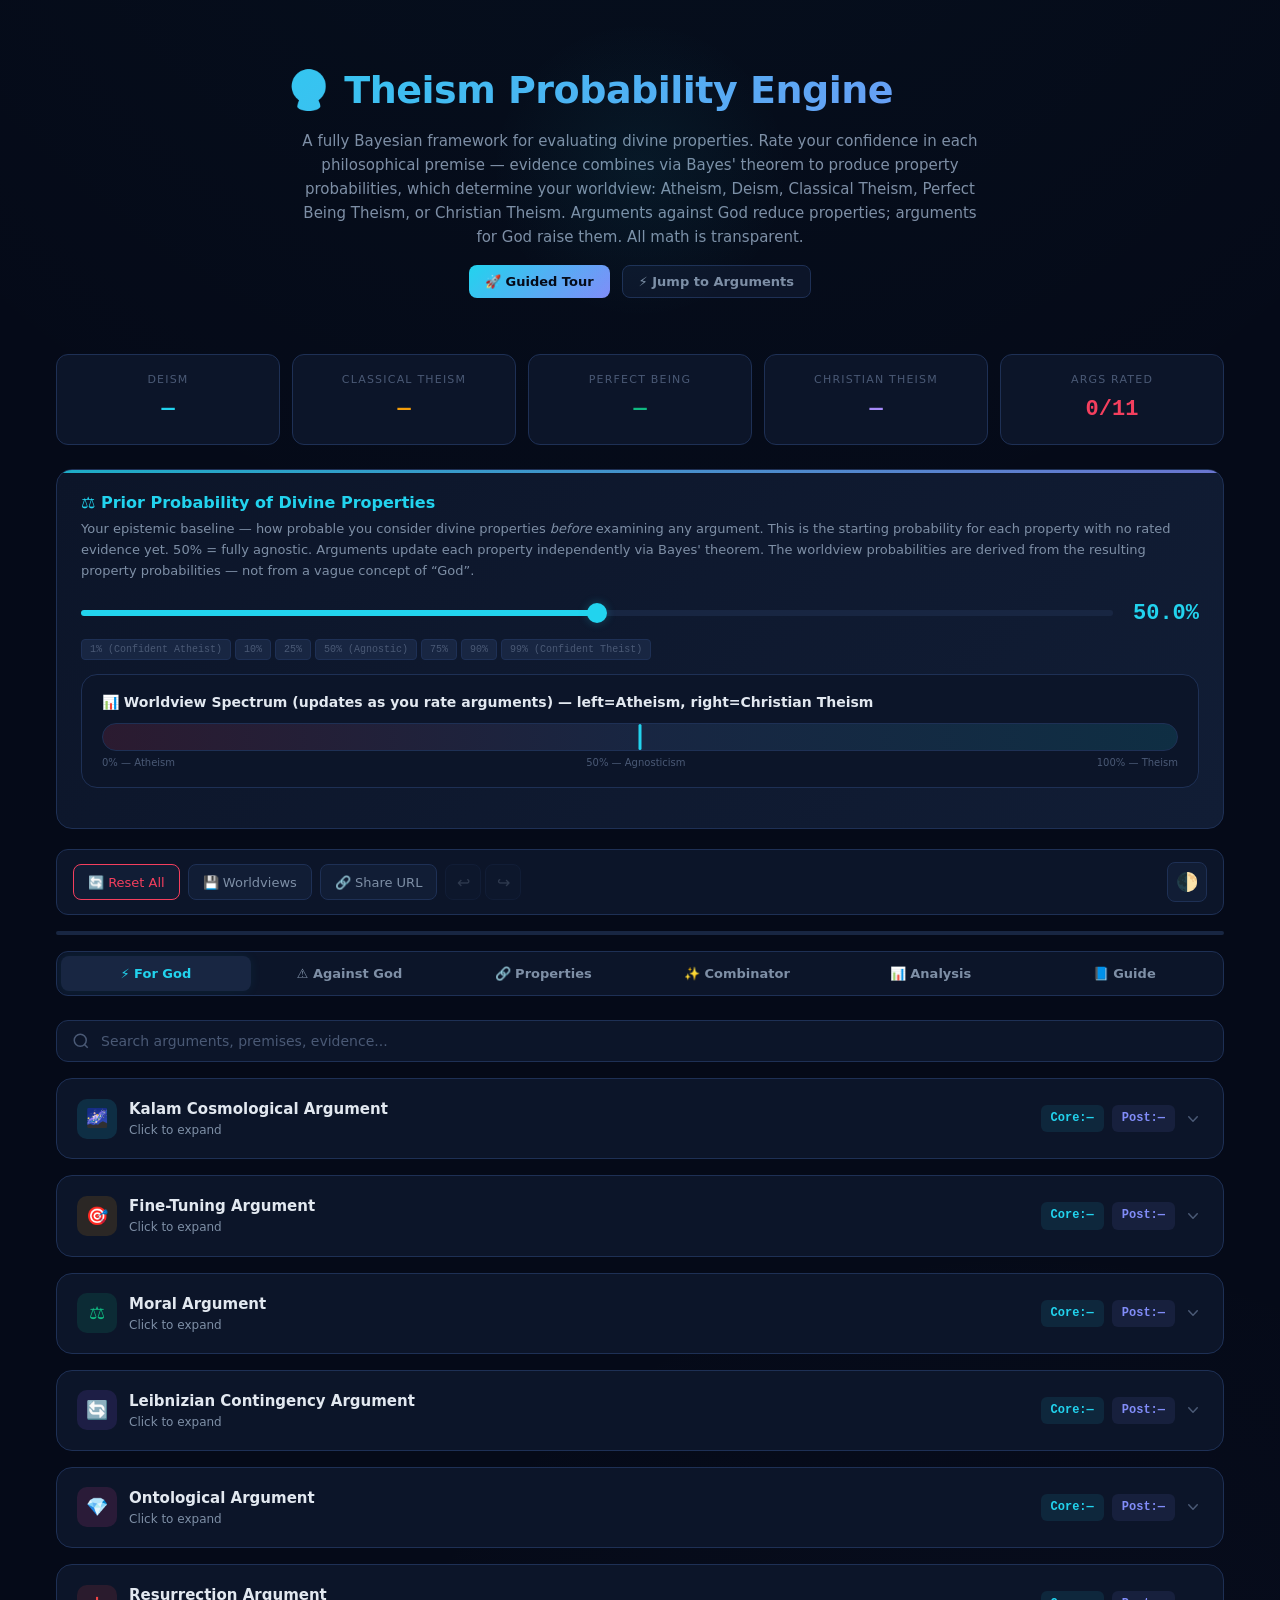
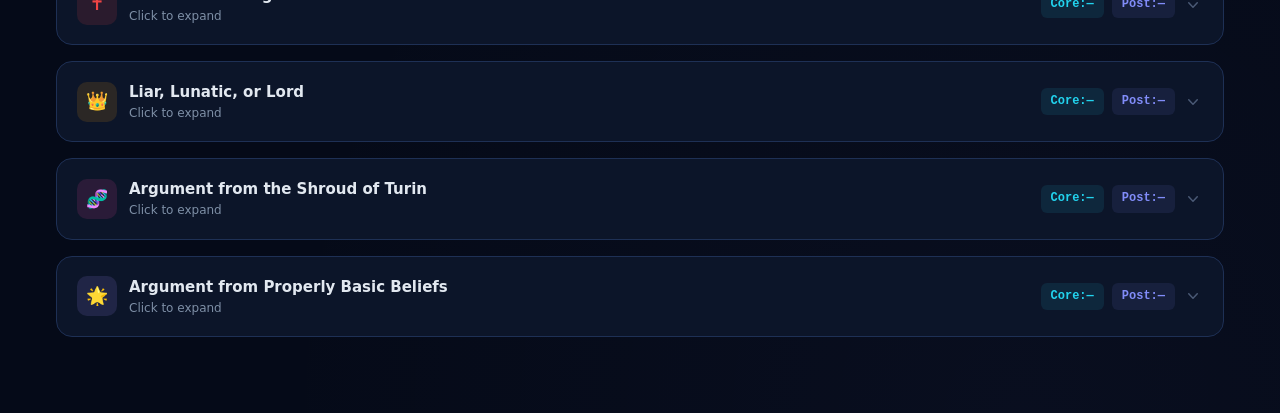
<file: TPE/bayes4.html>
<!DOCTYPE html>
<html lang="en">
<head>
<meta charset="utf-8"/>
<title>Theism Probability Engine v4 — Property Bayesian</title>
<meta name="viewport" content="width=device-width,initial-scale=1"/>
<meta name="theme-color" content="#050a18"/>
<link rel="icon" href="data:image/svg+xml,<svg xmlns='http://www.w3.org/2000/svg' viewBox='0 0 100 100'><text y='.9em' font-size='90'>🔮</text></svg>"/>
<style>
*,*::before,*::after{box-sizing:border-box;margin:0;padding:0}
:root{
--bg:#050a18;--surface:#0c1529;--surface2:#111d35;--surface3:#182642;
--border:#1e3055;--text:#e2e8f0;--text-dim:#7e8fa6;--text-faint:#4a5975;
--accent:#22d3ee;--accent2:#818cf8;--accent3:#a78bfa;
--gold:#f59e0b;--emerald:#10b981;--rose:#f43f5e;--orange:#fb923c;
--gradient:linear-gradient(135deg,#22d3ee,#818cf8);
--glow:0 0 20px #22d3ee18,0 0 60px #22d3ee08;
--radius:12px;--radius-lg:16px;
--font:'Segoe UI',system-ui,-apple-system,sans-serif;
--mono:'Cascadia Code','Fira Code','Consolas',monospace;
--transition:0.3s cubic-bezier(.4,0,.2,1);
}
[data-theme="light"]{
--bg:#f8fafc;--surface:#ffffff;--surface2:#f1f5f9;--surface3:#e2e8f0;
--border:#cbd5e1;--text:#1e293b;--text-dim:#475569;--text-faint:#94a3b8;
--accent:#0ea5e9;--accent2:#6366f1;--accent3:#8b5cf6;
}
html{scroll-behavior:smooth}
body{background:var(--bg);color:var(--text);font-family:var(--font);line-height:1.6;min-height:100vh;
background-image:radial-gradient(ellipse 80% 50% at 50% -20%,#22d3ee08,transparent),radial-gradient(ellipse 60% 40% at 80% 100%,#818cf808,transparent);transition:background .3s,color .3s}
::-webkit-scrollbar{width:6px;height:6px}::-webkit-scrollbar-track{background:var(--surface)}
::-webkit-scrollbar-thumb{background:var(--border);border-radius:3px}::-webkit-scrollbar-thumb:hover{background:var(--accent)}
::selection{background:var(--accent);color:var(--bg)}
.app{max-width:1200px;margin:0 auto;padding:20px 16px 60px}
.hero{text-align:center;padding:40px 20px 32px;position:relative}
.hero::before{content:'';position:absolute;top:0;left:50%;transform:translateX(-50%);width:300px;height:300px;background:radial-gradient(circle,#22d3ee10,transparent 70%);pointer-events:none}
.hero h1{font-size:clamp(24px,5vw,38px);font-weight:800;background:var(--gradient);-webkit-background-clip:text;-webkit-text-fill-color:transparent;background-clip:text;letter-spacing:-0.5px;margin-bottom:8px}
.hero p{color:var(--text-dim);font-size:15px;max-width:680px;margin:0 auto}
.hero-actions{display:flex;justify-content:center;gap:12px;margin-top:16px;flex-wrap:wrap}
.hero-btn{padding:8px 16px;border-radius:8px;font-size:13px;font-weight:600;cursor:pointer;transition:var(--transition);border:1px solid var(--border);background:var(--surface);color:var(--text-dim);font-family:var(--font)}
.hero-btn:hover{border-color:var(--accent);color:var(--accent)}
.hero-btn.primary{background:var(--gradient);color:var(--bg);border:none}
.hero-btn.primary:hover{opacity:.9;transform:translateY(-1px)}
.stats-bar{display:grid;grid-template-columns:repeat(auto-fit,minmax(150px,1fr));gap:12px;margin:24px 0}
.stat-card{background:var(--surface);border:1px solid var(--border);border-radius:var(--radius);padding:16px;text-align:center;transition:var(--transition);position:relative;overflow:hidden;cursor:help}
.stat-card::before{content:'';position:absolute;top:0;left:0;right:0;height:2px;background:var(--gradient);opacity:0;transition:var(--transition)}
.stat-card:hover::before{opacity:1}
.stat-card:hover{border-color:#22d3ee44;box-shadow:var(--glow);transform:translateY(-2px)}
.stat-label{font-size:11px;text-transform:uppercase;letter-spacing:1.2px;color:var(--text-faint);margin-bottom:4px}
.stat-value{font-size:22px;font-weight:800;font-family:var(--mono);color:var(--accent)}
.stat-value.gold{color:var(--gold)}.stat-value.emerald{color:var(--emerald)}.stat-value.purple{color:var(--accent3)}.stat-value.rose{color:var(--rose)}
.stat-tooltip{position:absolute;bottom:100%;left:50%;transform:translateX(-50%);background:var(--surface3);padding:8px 12px;border-radius:6px;font-size:11px;color:var(--text);white-space:nowrap;opacity:0;pointer-events:none;transition:var(--transition);z-index:100;border:1px solid var(--border)}
.stat-card:hover .stat-tooltip{opacity:1;bottom:calc(100% + 8px)}
.toolbar{display:flex;flex-wrap:wrap;gap:8px;align-items:center;margin-bottom:16px;padding:12px 16px;background:var(--surface);border:1px solid var(--border);border-radius:var(--radius)}
.toolbar-left{display:flex;flex-wrap:wrap;gap:8px;flex:1}.toolbar-right{display:flex;gap:8px;align-items:center}
.toolbar-btn{display:inline-flex;align-items:center;gap:6px;padding:8px 14px;border-radius:8px;background:var(--surface2);border:1px solid var(--border);color:var(--text-dim);font-size:13px;cursor:pointer;transition:var(--transition);font-family:var(--font);white-space:nowrap}
.toolbar-btn:hover{background:var(--surface3);color:var(--text);border-color:var(--accent)}
.toolbar-btn.danger{border-color:var(--rose);color:var(--rose)}.toolbar-btn.danger:hover{background:#f43f5e18}
.theme-toggle{width:40px;height:40px;border-radius:8px;background:var(--surface2);border:1px solid var(--border);cursor:pointer;display:flex;align-items:center;justify-content:center;font-size:18px;transition:var(--transition)}
.theme-toggle:hover{border-color:var(--accent);background:var(--surface3)}
.tabs{display:flex;gap:4px;padding:4px;background:var(--surface);border-radius:var(--radius);margin-bottom:24px;overflow-x:auto;border:1px solid var(--border)}
.tab{flex:1;min-width:fit-content;padding:10px 16px;border-radius:8px;background:transparent;border:none;color:var(--text-dim);font-size:13px;font-weight:600;cursor:pointer;transition:var(--transition);white-space:nowrap;font-family:var(--font)}
.tab:hover{color:var(--text);background:var(--surface2)}
.tab.active{background:var(--surface3);color:var(--accent);box-shadow:0 0 12px #22d3ee12}
.panel{display:none;animation:fadeIn .35s ease}.panel.active{display:block}
@keyframes fadeIn{from{opacity:0;transform:translateY(8px)}to{opacity:1;transform:translateY(0)}}
@keyframes pulse{0%,100%{opacity:1}50%{opacity:.5}}
@keyframes slideIn{from{opacity:0;transform:translateX(-10px)}to{opacity:1;transform:translateX(0)}}
.progress-bar{height:4px;background:var(--surface3);border-radius:2px;margin-bottom:16px;overflow:hidden}
.progress-fill{height:100%;background:var(--gradient);border-radius:2px;transition:width .5s ease}
.search-bar{margin-bottom:16px;position:relative}
.search-input{width:100%;padding:12px 16px 12px 44px;border-radius:var(--radius);background:var(--surface);border:1px solid var(--border);color:var(--text);font-size:14px;font-family:var(--font);transition:var(--transition)}
.search-input:focus{outline:none;border-color:var(--accent);box-shadow:0 0 0 3px #22d3ee18}
.search-input::placeholder{color:var(--text-faint)}
.search-icon{position:absolute;left:16px;top:50%;transform:translateY(-50%);color:var(--text-faint);pointer-events:none}
.arg-card{background:var(--surface);border:1px solid var(--border);border-radius:var(--radius-lg);margin-bottom:16px;overflow:hidden;transition:var(--transition)}
.arg-card:hover{border-color:#22d3ee33}
.arg-header{display:flex;align-items:center;justify-content:space-between;padding:18px 20px;cursor:pointer;user-select:none;transition:var(--transition)}
.arg-header:hover{background:var(--surface2)}
.arg-title-group{display:flex;align-items:center;gap:12px;min-width:0}
.arg-icon{width:40px;height:40px;border-radius:10px;display:flex;align-items:center;justify-content:center;font-size:18px;flex-shrink:0}
.arg-title{font-weight:700;font-size:15px;white-space:nowrap;overflow:hidden;text-overflow:ellipsis}
.arg-subtitle{font-size:12px;color:var(--text-dim)}
.arg-badge{display:flex;align-items:center;gap:8px;flex-shrink:0}
.badge{padding:4px 10px;border-radius:6px;font-size:12px;font-weight:700;font-family:var(--mono);white-space:nowrap}
.badge-core{background:#22d3ee18;color:var(--accent)}.badge-post{background:#818cf818;color:var(--accent2)}
.chevron{width:20px;height:20px;color:var(--text-faint);transition:var(--transition);flex-shrink:0}
.arg-card.open .chevron{transform:rotate(180deg)}
.arg-body{max-height:0;overflow:hidden;transition:max-height .45s cubic-bezier(.4,0,.2,1)}
.arg-card.open .arg-body{max-height:60000px}
.arg-content{padding:0 20px 20px}
.arg-progress{display:flex;align-items:center;gap:8px;padding:12px 20px;background:var(--surface2);border-top:1px solid var(--border)}
.arg-progress-text{font-size:12px;color:var(--text-dim)}
.arg-progress-bar{flex:1;height:6px;background:var(--surface3);border-radius:3px;overflow:hidden}
.arg-progress-fill{height:100%;background:var(--gradient);border-radius:3px;transition:width .3s ease}
.section-label{font-size:11px;text-transform:uppercase;letter-spacing:1.5px;color:var(--text-faint);margin:20px 0 10px;display:flex;align-items:center;gap:8px}
.section-label::after{content:'';flex:1;height:1px;background:var(--border)}
.premise-card{background:var(--surface2);border:1px solid transparent;border-radius:var(--radius);padding:14px 16px;margin-bottom:8px;transition:var(--transition)}
.premise-card:hover{border-color:var(--border)}.premise-card.rated{border-left:3px solid var(--emerald)}
.premise-top{display:flex;align-items:flex-start;justify-content:space-between;gap:12px}
.premise-text{flex:1;font-size:14px;line-height:1.5}
.premise-num{font-size:11px;font-weight:700;color:var(--accent);background:#22d3ee12;padding:2px 8px;border-radius:4px;flex-shrink:0;font-family:var(--mono)}
.confidence-row{display:flex;align-items:center;gap:12px;margin-top:10px}
.slider-wrap{flex:1;position:relative;height:32px;display:flex;align-items:center}
.slider{-webkit-appearance:none;appearance:none;width:100%;height:6px;border-radius:3px;background:var(--surface3);outline:none;cursor:pointer}
.slider::-webkit-slider-thumb{-webkit-appearance:none;appearance:none;width:20px;height:20px;border-radius:50%;background:var(--accent);cursor:pointer;box-shadow:0 0 10px #22d3ee44;transition:transform .15s}
.slider::-webkit-slider-thumb:hover{transform:scale(1.2);box-shadow:0 0 16px #22d3ee66}
.slider::-moz-range-thumb{width:20px;height:20px;border:none;border-radius:50%;background:var(--accent);cursor:pointer}
.conf-display{min-width:56px;text-align:center;font-family:var(--mono);font-weight:700;font-size:15px;color:var(--accent);padding:4px 8px;border-radius:6px;background:var(--surface3);border:1px solid var(--border)}
.conf-display.empty{color:var(--text-faint)}
.quick-btns{display:flex;gap:4px;margin-top:8px;flex-wrap:wrap}
.quick-btn{padding:4px 8px;border-radius:4px;background:var(--surface3);border:1px solid var(--border);color:var(--text-faint);font-size:10px;cursor:pointer;transition:var(--transition);font-family:var(--mono)}
.quick-btn:hover{border-color:var(--accent);color:var(--accent)}
.evidence-objection-wrap{margin-top:10px}
.ev-ob-tabs{display:flex;gap:2px}
.ev-ob-tab{padding:6px 12px;border-radius:6px 6px 0 0;background:var(--surface3);border:1px solid var(--border);border-bottom:none;color:var(--text-dim);font-size:11px;cursor:pointer;transition:var(--transition);font-family:var(--font)}
.ev-ob-tab:hover{color:var(--text)}.ev-ob-tab.active{background:var(--surface2);color:var(--accent);border-color:var(--accent)}
.ev-ob-tab.objection.active{color:var(--orange);border-color:var(--orange)}
.ev-ob-content{display:none;border:1px solid var(--border);border-radius:0 var(--radius) var(--radius) var(--radius);background:var(--surface2);padding:12px 16px}
.ev-ob-content.active{display:block}.ev-ob-content.objection-content{border-color:var(--orange)}
.ev-ob-content ul{margin:0;padding:0 0 0 20px;font-size:13px;color:var(--text-dim);line-height:1.8}
.ev-ob-content li{margin-bottom:8px}.ev-ob-content li::marker{color:var(--accent)}.ev-ob-content.objection-content li::marker{color:var(--orange)}
.ev-ob-content .rebuttal{font-size:12px;color:var(--emerald);margin-top:4px;padding-left:8px;border-left:2px solid var(--emerald)}
.conclusion-box{background:linear-gradient(135deg,#22d3ee08,#818cf808);border:1px solid #22d3ee22;border-radius:var(--radius);padding:14px 16px;margin-top:12px;display:flex;align-items:center;justify-content:space-between;gap:12px}
.conclusion-box.post{border-color:#818cf822;background:linear-gradient(135deg,#818cf808,#a78bfa08)}
.conclusion-text{font-size:14px;font-weight:600}
.conclusion-value{font-family:var(--mono);font-weight:800;font-size:18px;color:var(--accent);white-space:nowrap}
.conclusion-box.post .conclusion-value{color:var(--accent2)}
.post-premise-card{background:var(--surface2);border:1px solid transparent;border-radius:var(--radius);padding:14px 16px;margin-bottom:8px;transition:var(--transition);border-left:3px solid var(--accent2)}
.post-premise-card:hover{border-color:var(--border);border-left-color:var(--accent2)}.post-premise-card.rated{border-left-color:var(--emerald)}
.prop-tag{display:inline-block;font-size:10px;font-weight:700;text-transform:uppercase;letter-spacing:0.8px;padding:2px 8px;border-radius:4px;background:#818cf818;color:var(--accent2);margin-left:8px}
.contribution-line{font-size:12px;color:var(--text-dim);margin-top:6px;font-family:var(--mono)}
.entailment-tag{display:inline-block;font-size:10px;font-weight:700;padding:2px 6px;border-radius:4px;background:#a78bfa18;color:var(--accent3);margin-left:6px;letter-spacing:0.5px}
.property-card{background:var(--surface);border:1px solid var(--border);border-radius:var(--radius);padding:16px;margin-bottom:10px;transition:var(--transition)}
.property-card:hover{border-color:#22d3ee33}
.prop-header{display:flex;align-items:center;justify-content:space-between}
.prop-name{font-weight:700;font-size:15px;display:flex;align-items:center;gap:8px}.prop-name .icon{font-size:18px}
.prop-combined{font-family:var(--mono);font-weight:800;font-size:18px;color:var(--emerald)}
.contributors-list{margin-top:10px}
.contributor-row{display:flex;justify-content:space-between;padding:6px 0;font-size:13px;border-bottom:1px solid var(--border)}
.contributor-row:last-child{border:none}.contributor-arg{color:var(--text-dim)}.contributor-val{font-family:var(--mono);color:var(--accent)}
.contributor-entailed{color:var(--accent3);font-style:italic}
.radar-container{margin:20px 0;padding:20px;background:var(--surface);border:1px solid var(--border);border-radius:var(--radius-lg);text-align:center}
.radar-title{font-weight:700;font-size:16px;margin-bottom:16px;display:flex;align-items:center;justify-content:center;gap:8px}
.radar-svg{max-width:100%;height:auto}
.combo-builder{background:var(--surface);border:1px solid var(--border);border-radius:var(--radius-lg);padding:20px;margin-top:20px}
.combo-title{font-weight:700;font-size:16px;margin-bottom:12px;display:flex;align-items:center;gap:8px}
.combo-checks{display:grid;grid-template-columns:repeat(auto-fit,minmax(200px,1fr));gap:8px;margin-bottom:16px}
.combo-check{display:flex;align-items:center;gap:10px;padding:10px 14px;background:var(--surface2);border:1px solid var(--border);border-radius:8px;cursor:pointer;transition:var(--transition);user-select:none}
.combo-check:hover{border-color:var(--accent);background:var(--surface3)}.combo-check.checked{border-color:var(--accent);background:#22d3ee0a}
.combo-check input{display:none}
.check-box{width:18px;height:18px;border:2px solid var(--border);border-radius:4px;display:flex;align-items:center;justify-content:center;transition:var(--transition);flex-shrink:0}
.combo-check.checked .check-box{background:var(--accent);border-color:var(--accent)}
.check-box svg{width:12px;height:12px;color:var(--bg);opacity:0;transition:var(--transition)}.combo-check.checked .check-box svg{opacity:1}
.combo-check-label{font-size:13px;font-weight:600}.combo-check-sub{font-size:11px;color:var(--text-dim)}
.combo-result-box{background:linear-gradient(135deg,#f59e0b08,#22d3ee08);border:1px solid #f59e0b33;border-radius:var(--radius);padding:20px;text-align:center}
.combo-result-label{font-size:12px;text-transform:uppercase;letter-spacing:1.2px;color:var(--text-faint);margin-bottom:4px}
.combo-result-value{font-family:var(--mono);font-weight:900;font-size:32px;background:linear-gradient(135deg,var(--gold),var(--accent));-webkit-background-clip:text;-webkit-text-fill-color:transparent;background-clip:text}
.combo-result-note{font-size:12px;color:var(--text-faint);margin-top:8px}
.anchored-result{margin-top:12px;padding:12px 16px;border-radius:var(--radius);background:var(--surface2);border:1px solid var(--border);font-size:13px;color:var(--text-dim)}
.anchored-result .val{color:var(--accent2);font-family:var(--mono);font-weight:700}
.styled-select{padding:8px 12px;border-radius:8px;background:var(--surface2);border:1px solid var(--border);color:var(--text);font-family:var(--font);font-size:13px;cursor:pointer;transition:var(--transition)}
.styled-select:hover{border-color:var(--accent)}.styled-select:focus{outline:none;border-color:var(--accent);box-shadow:0 0 0 3px #22d3ee18}
.base-select-row{display:flex;align-items:center;gap:12px;margin-bottom:16px;flex-wrap:wrap}
.base-select-row label{font-size:13px;color:var(--text-dim)}
.wv-analysis{background:var(--surface);border:1px solid var(--border);border-radius:var(--radius-lg);padding:24px;margin-top:24px;position:relative;overflow:hidden}
.wv-analysis::before{content:'';position:absolute;top:0;left:0;right:0;height:3px;background:var(--gradient);opacity:.6}
.wv-analysis-title{font-weight:800;font-size:18px;margin-bottom:4px;display:flex;align-items:center;gap:10px}
.wv-analysis-subtitle{font-size:13px;color:var(--text-dim);margin-bottom:20px}
.wv-verdict{text-align:center;padding:24px 16px;border-radius:var(--radius);margin-bottom:20px}
.wv-verdict.theist{background:linear-gradient(135deg,#22d3ee06,#818cf808,#a78bfa06);border:1px solid #818cf833}
.wv-verdict.atheist{background:linear-gradient(135deg,#f43f5e06,#f59e0b06);border:1px solid #f43f5e33}
.wv-verdict.incomplete{background:var(--surface2);border:1px solid var(--border)}
.wv-verdict-label{font-size:11px;text-transform:uppercase;letter-spacing:1.5px;color:var(--text-faint);margin-bottom:6px}
.wv-verdict-name{font-size:clamp(20px,4vw,28px);font-weight:900;margin-bottom:4px;letter-spacing:-0.3px}
.wv-verdict.theist .wv-verdict-name{background:var(--gradient);-webkit-background-clip:text;-webkit-text-fill-color:transparent;background-clip:text}
.wv-verdict.atheist .wv-verdict-name{color:var(--rose)}.wv-verdict.incomplete .wv-verdict-name{color:var(--text-faint)}
.wv-verdict-prob{font-family:var(--mono);font-size:13px;color:var(--text-dim)}
.wv-tier-grid{display:grid;gap:10px;margin-bottom:16px}
.wv-tier{display:flex;align-items:center;justify-content:space-between;padding:12px 16px;border-radius:var(--radius);background:var(--surface2);border:1px solid var(--border);transition:var(--transition)}
.wv-tier.active{border-color:var(--accent);box-shadow:0 0 16px #22d3ee10}.wv-tier.active.is-atheist{border-color:var(--rose);box-shadow:0 0 16px #f43f5e10}
.wv-tier-left{display:flex;align-items:center;gap:10px}.wv-tier-icon{font-size:20px;width:32px;text-align:center}
.wv-tier-name{font-weight:700;font-size:14px}.wv-tier-right{text-align:right}
.wv-tier-prob{font-family:var(--mono);font-weight:700;font-size:15px;color:var(--accent)}
.wv-tier.active .wv-tier-prob{color:var(--emerald)}.wv-tier.active.is-atheist .wv-tier-prob{color:var(--rose)}
.wv-tier-strength{font-size:11px;color:var(--text-dim);font-weight:600}
.wv-tier.below .wv-tier-prob{color:var(--text-faint)}.wv-tier.below{opacity:.5}
.wv-strength-bar{height:8px;border-radius:4px;background:var(--surface3);margin-top:6px;overflow:hidden}
.wv-strength-fill{height:100%;border-radius:4px;transition:width .5s ease}
.wv-legend{margin-top:16px;padding:14px;border-radius:var(--radius);background:var(--surface2);border-left:3px solid var(--accent2);font-size:12px;color:var(--text-dim);line-height:1.8}
.wv-legend strong{color:var(--text)}
.sensitivity-panel{background:var(--surface);border:1px solid var(--border);border-radius:var(--radius-lg);padding:20px;margin-bottom:20px}
.sensitivity-title{font-weight:700;font-size:16px;margin-bottom:4px}
.sensitivity-subtitle{font-size:12px;color:var(--text-dim);margin-bottom:16px}
.sensitivity-item{display:flex;align-items:center;justify-content:space-between;padding:10px 14px;background:var(--surface2);border-radius:var(--radius);margin-bottom:8px;border-left:3px solid var(--accent);gap:12px}
.sensitivity-item.high{border-left-color:var(--gold)}.sensitivity-item.very-high{border-left-color:var(--rose)}
.sensitivity-premise{flex:1;font-size:13px;min-width:0}
.sensitivity-premise-name{font-weight:600;white-space:nowrap;overflow:hidden;text-overflow:ellipsis}
.sensitivity-premise-arg{font-size:11px;color:var(--text-faint)}
.sensitivity-impact{font-family:var(--mono);font-weight:700;font-size:13px;color:var(--accent);white-space:nowrap}
.sensitivity-item.high .sensitivity-impact{color:var(--gold)}.sensitivity-item.very-high .sensitivity-impact{color:var(--rose)}
.philosopher-panel{background:var(--surface);border:1px solid var(--border);border-radius:var(--radius-lg);padding:20px}
.philosopher-title{font-weight:700;font-size:16px;margin-bottom:16px}
.philosopher-grid{display:grid;grid-template-columns:repeat(auto-fit,minmax(200px,1fr));gap:12px}
.philosopher-card{padding:16px;background:var(--surface2);border:1px solid var(--border);border-radius:var(--radius);cursor:pointer;transition:var(--transition)}
.philosopher-card:hover{border-color:var(--accent);transform:translateY(-2px);box-shadow:var(--glow)}
.philosopher-name{font-weight:700;font-size:14px;margin-bottom:4px}
.philosopher-stance{font-size:12px;color:var(--accent);margin-bottom:8px}
.philosopher-desc{font-size:11px;color:var(--text-faint);line-height:1.5}
.how-card{background:var(--surface);border:1px solid var(--border);border-radius:var(--radius-lg);padding:24px}
.how-card h2{font-size:18px;margin-bottom:16px;color:var(--accent)}
.how-steps{counter-reset:step}
.how-step{counter-increment:step;padding:12px 16px 12px 52px;position:relative;margin-bottom:8px;border-radius:var(--radius);background:var(--surface2)}
.how-step::before{content:counter(step);position:absolute;left:14px;top:12px;width:28px;height:28px;border-radius:8px;background:var(--gradient);display:flex;align-items:center;justify-content:center;font-weight:800;font-size:13px;color:var(--bg)}
.how-step h3{font-size:14px;font-weight:700;margin-bottom:2px}.how-step p{font-size:13px;color:var(--text-dim)}
.math-note{margin-top:16px;padding:14px;border-radius:var(--radius);background:var(--surface2);border-left:3px solid var(--accent);font-size:13px;color:var(--text-dim);line-height:1.7}
.math-note code{font-family:var(--mono);color:var(--accent);font-size:12px;background:var(--surface3);padding:1px 5px;border-radius:3px}
.glossary{margin-top:24px}.glossary-title{font-size:16px;font-weight:700;margin-bottom:12px;color:var(--accent2)}.glossary-grid{display:grid;gap:8px}
.glossary-item{padding:12px 16px;background:var(--surface2);border-radius:var(--radius);border:1px solid var(--border)}
.glossary-term{font-weight:700;font-size:14px;color:var(--accent);margin-bottom:4px}.glossary-def{font-size:13px;color:var(--text-dim)}
.modal-overlay{position:fixed;inset:0;background:rgba(0,0,0,.7);z-index:1000;display:none;align-items:center;justify-content:center;padding:20px;backdrop-filter:blur(4px)}
.modal-overlay.visible{display:flex}
.modal{background:var(--surface);border:1px solid var(--border);border-radius:var(--radius-lg);max-width:600px;width:100%;max-height:80vh;overflow:hidden;animation:fadeIn .3s ease}
.modal-header{padding:20px;border-bottom:1px solid var(--border);display:flex;justify-content:space-between;align-items:center}
.modal-title{font-weight:700;font-size:18px}
.modal-close{width:32px;height:32px;border-radius:8px;background:var(--surface2);border:1px solid var(--border);cursor:pointer;display:flex;align-items:center;justify-content:center;font-size:18px;color:var(--text-dim);transition:var(--transition)}
.modal-close:hover{border-color:var(--rose);color:var(--rose)}
.modal-body{padding:20px;overflow-y:auto;max-height:calc(80vh - 80px)}
.wv-list{margin-top:16px}
.wv-item{display:flex;align-items:center;justify-content:space-between;padding:12px 16px;background:var(--surface2);border:1px solid var(--border);border-radius:var(--radius);margin-bottom:8px;gap:12px;flex-wrap:wrap}
.wv-item-info{flex:1;min-width:150px}.wv-item-name{font-weight:700;font-size:14px}.wv-item-date{font-size:11px;color:var(--text-faint)}
.wv-item-actions{display:flex;gap:6px;flex-wrap:wrap}
.wv-btn{padding:6px 12px;border-radius:6px;font-size:12px;cursor:pointer;transition:var(--transition);border:1px solid var(--border);background:var(--surface3);color:var(--text-dim);font-family:var(--font)}
.wv-btn:hover{border-color:var(--accent);color:var(--text)}.wv-btn.primary{background:var(--accent);color:var(--bg);border-color:var(--accent)}.wv-btn.primary:hover{opacity:.85}
.wv-btn.danger{border-color:var(--rose);color:var(--rose)}.wv-btn.danger:hover{background:#f43f5e18}
.share-box{margin-top:16px;padding:16px;background:var(--surface2);border:1px solid var(--border);border-radius:var(--radius)}
.share-title{font-size:13px;font-weight:600;margin-bottom:8px}
.share-url{width:100%;padding:10px 12px;border-radius:8px;background:var(--surface3);border:1px solid var(--border);color:var(--text);font-family:var(--mono);font-size:11px;word-break:break-all;resize:none}
.share-url:focus{outline:none;border-color:var(--accent)}
.share-btns{display:flex;gap:8px;margin-top:10px}
.toast{position:fixed;bottom:20px;left:50%;transform:translateX(-50%) translateY(100px);padding:12px 24px;background:var(--surface);border:1px solid var(--border);border-radius:var(--radius);font-size:13px;color:var(--text);box-shadow:0 10px 40px rgba(0,0,0,.3);z-index:2000;transition:transform .3s ease,opacity .3s ease;opacity:0;pointer-events:none}
.toast.visible{transform:translateX(-50%) translateY(0);opacity:1}
.toast.success{border-color:var(--emerald);color:var(--emerald)}.toast.error{border-color:var(--rose);color:var(--rose)}
.achievement{position:fixed;top:20px;right:20px;padding:16px 20px;background:var(--surface);border:1px solid var(--gold);border-radius:var(--radius);display:flex;align-items:center;gap:12px;z-index:2000;animation:slideIn .4s ease;box-shadow:0 10px 40px rgba(0,0,0,.3)}
.achievement-icon{font-size:28px}.achievement-title{font-weight:700;color:var(--gold);margin-bottom:2px}.achievement-text{font-size:13px}
.undo-redo{display:flex;gap:4px}
.undo-btn{width:36px;height:36px;border-radius:8px;background:var(--surface2);border:1px solid var(--border);cursor:pointer;display:flex;align-items:center;justify-content:center;color:var(--text-dim);font-size:16px;transition:var(--transition)}
.undo-btn:hover:not(:disabled){border-color:var(--accent);color:var(--accent)}.undo-btn:disabled{opacity:.3;cursor:not-allowed}
.quote-block{background:var(--surface3);border-left:3px solid var(--accent2);padding:10px 14px;margin:8px 0;border-radius:0 6px 6px 0;font-size:12px;color:var(--text-dim);font-style:italic;line-height:1.7}
.quote-block cite{font-style:normal;font-weight:600;color:var(--accent2);display:block;margin-top:4px;font-size:11px}
@media(max-width:640px){
.app{padding:12px 10px 40px}.hero{padding:24px 12px 20px}.hero-actions{flex-direction:column;align-items:center}
.arg-header{padding:14px}.arg-content{padding:0 14px 14px}
.combo-checks{grid-template-columns:1fr}.stats-bar{grid-template-columns:repeat(2,1fr)}
.tab{padding:8px 10px;font-size:12px}.toolbar{flex-direction:column}
.toolbar-left,.toolbar-right{width:100%;justify-content:center}
.philosopher-grid{grid-template-columns:1fr}.modal{margin:10px;max-height:90vh}
}

/* ─── Rebuttal highlight ─────────────────────────────────────────────────── */
.ev-ob-content .rebuttal{
  display:block;font-size:12px;color:var(--emerald);
  margin-top:5px;padding:6px 10px;
  border-left:2px solid var(--emerald);
  background:#10b98108;border-radius:0 4px 4px 0;
  font-style:normal;
}
/* ─── Completed arg card ─────────────────────────────────────────────────── */
.arg-card.completed{border-left:3px solid var(--emerald)!important}
/* ─── Evidence count on tabs ─────────────────────────────────────────────── */
.ev-ob-tab .count{
  display:inline-block;font-size:10px;padding:0 5px;
  border-radius:8px;background:var(--surface3);
  margin-left:4px;font-family:var(--mono);
}
/* ─── BAYESIAN PRIOR PANEL ───────────────────────────────────────────────── */
.prior-panel{background:linear-gradient(135deg,var(--surface),var(--surface2));border:1px solid var(--border);border-radius:var(--radius-lg);padding:20px 24px;margin-bottom:20px;position:relative;overflow:hidden}
.prior-panel::before{content:'';position:absolute;top:0;left:0;right:0;height:3px;background:var(--gradient);opacity:.8}
.prior-title{font-weight:800;font-size:16px;margin-bottom:4px;color:var(--accent)}
.prior-desc{font-size:13px;color:var(--text-dim);margin-bottom:14px;line-height:1.6}
.prior-row{display:flex;align-items:center;gap:16px;flex-wrap:wrap}
.prior-slider-wrap{flex:1;min-width:200px;position:relative;height:32px;display:flex;align-items:center}
.prior-value{font-family:var(--mono);font-weight:900;font-size:22px;color:var(--accent);min-width:70px;text-align:right}
.bayes-result{display:flex;align-items:center;gap:16px;margin-top:14px;padding:14px 16px;background:var(--surface);border:1px solid var(--border);border-radius:var(--radius);flex-wrap:wrap}
.bayes-cell{text-align:center;flex:1;min-width:100px}
.bayes-cell-label{font-size:10px;text-transform:uppercase;letter-spacing:1px;color:var(--text-faint);margin-bottom:4px}
.bayes-cell-value{font-family:var(--mono);font-weight:800;font-size:18px}
.bayes-arrow{color:var(--text-faint);font-size:20px;flex-shrink:0}
.lr-badge{display:inline-block;padding:2px 8px;border-radius:4px;font-family:var(--mono);font-size:11px;font-weight:700;background:var(--surface3);color:var(--text-dim);margin-left:6px}
.lr-badge.strong{background:#22d3ee18;color:var(--accent)}.lr-badge.against{background:#f43f5e18;color:var(--rose)}.lr-badge.neutral{color:var(--text-faint)}
/* ─── ATHEIST ARGS ───────────────────────────────────────────────────────── */
.arg-card.atheist-arg .arg-icon{background:#f43f5e18}
.arg-card.atheist-arg:hover{border-color:#f43f5e33}
.arg-card.atheist-arg .arg-badge .badge-core{background:#f43f5e18;color:var(--rose)}
.syllogism-box{background:var(--surface2);border:1px solid var(--border);border-left:3px solid var(--rose);border-radius:var(--radius);padding:16px 18px;margin:12px 0}
.syllogism-line{display:flex;align-items:flex-start;gap:10px;margin-bottom:8px;font-size:14px;line-height:1.5}
.syllogism-line:last-child{margin-bottom:0;font-weight:700;padding-top:8px;border-top:1px solid var(--border);color:var(--rose)}
.syllogism-num{font-family:var(--mono);font-size:11px;font-weight:700;color:var(--rose);background:#f43f5e18;padding:2px 7px;border-radius:4px;flex-shrink:0;margin-top:1px}
.syllogism-num.conclusion{color:var(--rose)}
.postulate-note{font-size:12px;color:var(--text-dim);margin-top:8px;padding:8px 12px;background:var(--surface3);border-radius:6px;line-height:1.6}
.lr-explain{font-size:12px;color:var(--text-dim);margin-top:8px;padding:8px 12px;background:#f43f5e08;border:1px solid #f43f5e18;border-radius:6px;line-height:1.6}
.lr-explain strong{color:var(--rose)}
/* ─── POSTERIOR DISPLAY ──────────────────────────────────────────────────── */
.posterior-bar{background:var(--surface);border:1px solid var(--border);border-radius:var(--radius-lg);padding:16px 20px;margin-bottom:20px}
.posterior-title{font-weight:700;font-size:14px;margin-bottom:10px;display:flex;align-items:center;gap:8px}
.posterior-track{position:relative;height:28px;background:linear-gradient(90deg,#f43f5e22,var(--surface3) 50%,#22d3ee22);border-radius:14px;overflow:hidden;border:1px solid var(--border)}
.posterior-needle{position:absolute;top:0;bottom:0;width:3px;background:var(--accent);border-radius:2px;transition:left .5s cubic-bezier(.4,0,.2,1);transform:translateX(-50%)}
.posterior-needle.against{background:var(--rose)}
.posterior-labels{display:flex;justify-content:space-between;font-size:10px;color:var(--text-faint);margin-top:4px}
/* ─── LR contribution display ───────────────────────────────────────────── */
.lr-contrib-row{display:flex;justify-content:space-between;align-items:center;padding:6px 10px;background:var(--surface2);border-radius:6px;margin-bottom:4px;font-size:12px}
.lr-contrib-name{color:var(--text-dim);flex:1}
.lr-contrib-val{font-family:var(--mono);font-weight:700}
.lr-contrib-val.positive{color:var(--emerald)}.lr-contrib-val.negative{color:var(--rose)}.lr-contrib-val.neutral{color:var(--text-faint)}
</style>
</head>
<body>
<div class="app">
<div class="hero">
<h1>🔮 Theism Probability Engine <span style="font-size:14px;opacity:.6;font-weight:600">v4 Bayesian</span></h1>
<p>A fully Bayesian framework for evaluating divine properties. Rate your confidence in each philosophical premise — evidence combines via Bayes' theorem to produce property probabilities, which determine your worldview: Atheism, Deism, Classical Theism, Perfect Being Theism, or Christian Theism. Arguments against God reduce properties; arguments for God raise them. All math is transparent.</p>
<div class="hero-actions">
<button class="hero-btn primary" onclick="startGuidedTour()">🚀 Guided Tour</button>
<button class="hero-btn" onclick="document.getElementById('panel-arguments').scrollIntoView({behavior:'smooth'})">⚡ Jump to Arguments</button>
</div>
</div>

<div class="stats-bar">
<div class="stat-card"><div class="stat-tooltip">P(transcendent first cause exists) — the minimum for any theism</div><div class="stat-label">Deism</div><div class="stat-value" id="statDeism">—</div></div>
<div class="stat-card"><div class="stat-tooltip">P(transcendent + personal + first cause) — classical theism</div><div class="stat-label">Classical Theism</div><div class="stat-value gold" id="statClassical">—</div></div>
<div class="stat-card"><div class="stat-tooltip">P(maximally great being — omnipotent, omniscient, perfectly good in all worlds)</div><div class="stat-label">Perfect Being</div><div class="stat-value emerald" id="statPerfect">—</div></div>
<div class="stat-card"><div class="stat-tooltip">P(Christian God — all divine properties + resurrection evidence)</div><div class="stat-label">Christian Theism</div><div class="stat-value purple" id="statChristian">—</div></div>
<div class="stat-card"><div class="stat-tooltip">Arguments with all core premises rated</div><div class="stat-label">Args Rated</div><div class="stat-value rose" id="statArgsRated">0 / 0</div></div>
</div>

<!-- Prior Probability Panel -->
<div class="prior-panel" id="priorPanel">
  <div class="prior-title">⚖️ Prior Probability of Divine Properties</div>
  <div class="prior-desc">Your epistemic baseline — how probable you consider divine properties <em>before</em> examining any argument. This is the starting probability for each property with no rated evidence yet. 50% = fully agnostic. Arguments update each property independently via Bayes' theorem. The worldview probabilities are derived from the resulting property probabilities — not from a vague concept of “God”.</div>
  <div class="prior-row">
    <input type="range" class="slider prior-slider-wrap" id="priorSlider" min="1" max="99" value="50" style="-webkit-appearance:none;appearance:none;flex:1;min-width:200px;height:6px;border-radius:3px;background:var(--surface3);outline:none;cursor:pointer" oninput="onPriorChange()">
    <div class="prior-value" id="priorValueDisplay">50.0%</div>
  </div>
  <div class="quick-btns" style="margin-top:8px">
    <button class="quick-btn" onclick="setPrior(1)">1% (Confident Atheist)</button>
    <button class="quick-btn" onclick="setPrior(10)">10%</button>
    <button class="quick-btn" onclick="setPrior(25)">25%</button>
    <button class="quick-btn" onclick="setPrior(50)">50% (Agnostic)</button>
    <button class="quick-btn" onclick="setPrior(75)">75%</button>
    <button class="quick-btn" onclick="setPrior(90)">90%</button>
    <button class="quick-btn" onclick="setPrior(99)">99% (Confident Theist)</button>
  </div>
  <div class="posterior-bar" style="margin-top:14px">
    <div class="posterior-title">📊 Worldview Spectrum (updates as you rate arguments) — left=Atheism, right=Christian Theism</div>
    <div class="posterior-track"><div class="posterior-needle" id="posteriorNeedle" style="left:50%"></div></div>
    <div class="posterior-labels"><span>0% — Atheism</span><span>50% — Agnosticism</span><span>100% — Theism</span></div>
  </div>
  <div class="bayes-result" id="bayesResult" style="display:none">
    <div class="bayes-cell"><div class="bayes-cell-label">Prior</div><div class="bayes-cell-value" id="brPrior" style="color:var(--text-dim)">—</div></div>
    <div class="bayes-arrow">×</div>
    <div class="bayes-cell"><div class="bayes-cell-label">LR For</div><div class="bayes-cell-value" id="brLRFor" style="color:var(--emerald)">—</div></div>
    <div class="bayes-arrow">×</div>
    <div class="bayes-cell"><div class="bayes-cell-label">LR Against</div><div class="bayes-cell-value" id="brLRAgainst" style="color:var(--rose)">—</div></div>
    <div class="bayes-arrow">=</div>
    <div class="bayes-cell"><div class="bayes-cell-label">Posterior Odds</div><div class="bayes-cell-value" id="brOdds" style="color:var(--accent)">—</div></div>
    <div class="bayes-arrow">→</div>
    <div class="bayes-cell"><div class="bayes-cell-label">P(Deism)</div><div class="bayes-cell-value" id="brPosterior" style="color:var(--gold)">—</div></div>
  </div>
</div>

<div class="toolbar">
<div class="toolbar-left">
<button class="toolbar-btn danger" onclick="confirmReset()">🔄 Reset All</button>
<button class="toolbar-btn" onclick="showModal('worldviewModal')">💾 Worldviews</button>
<button class="toolbar-btn" onclick="showModal('shareModal')">🔗 Share URL</button>
<div class="undo-redo">
<button class="undo-btn" id="undoBtn" onclick="undo()" disabled title="Undo (Ctrl+Z)">↩</button>
<button class="undo-btn" id="redoBtn" onclick="redo()" disabled title="Redo (Ctrl+Y)">↪</button>
</div>
</div>
<div class="toolbar-right"><button class="theme-toggle" onclick="toggleTheme()" title="Toggle theme">🌓</button></div>
</div>

<div class="progress-bar"><div class="progress-fill" id="globalProgress" style="width:0%"></div></div>

<div class="tabs" id="tabBar">
<button class="tab active" data-tab="arguments">⚡ For God</button>
<button class="tab" data-tab="against">⚠️ Against God</button>
<button class="tab" data-tab="properties">🔗 Properties</button>
<button class="tab" data-tab="combinator">✨ Combinator</button>
<button class="tab" data-tab="sensitivity">📊 Analysis</button>
<button class="tab" data-tab="howto">📘 Guide</button>
</div>

<div class="panel active" id="panel-arguments">
<div class="search-bar">
<svg class="search-icon" width="18" height="18" viewBox="0 0 24 24" fill="none" stroke="currentColor" stroke-width="2"><circle cx="11" cy="11" r="8"/><path d="m21 21-4.35-4.35"/></svg>
<input type="text" class="search-input" id="argSearch" placeholder="Search arguments, premises, evidence..." oninput="filterArguments(this.value)">
</div>
<div id="argContainer"></div>
</div>

<div class="panel" id="panel-against">
<div class="search-bar">
<svg class="search-icon" width="18" height="18" viewBox="0 0 24 24" fill="none" stroke="currentColor" stroke-width="2"><circle cx="11" cy="11" r="8"/><path d="m21 21-4.35-4.35"/></svg>
<input type="text" class="search-input" id="atheistSearch" placeholder="Search arguments against God's existence..." oninput="filterAtheistArgs(this.value)">
</div>
<p style="font-size:13px;color:var(--text-dim);margin-bottom:16px;padding:0 4px">Each argument is a <strong>formally valid syllogism</strong> — if you accept the premises, the conclusion follows necessarily. Rate your confidence in each core premise, then rate how strongly the conclusion undermines each divine property. The post-premise sliders apply a <strong>Bayesian Likelihood Ratio</strong> (LR &lt; 1) to that property in log-odds space — so a well-supported property (e.g. 99.9%) is much harder to move than a weakly-supported one. The LR formula: <code>LR = baseLR ^ (coreProb × yourRating)</code>. The baseLR for each property is shown and explained on its slider — it is not hidden or arbitrary.</p>
<div id="atheistArgContainer"></div>
</div>

<div class="panel" id="panel-properties">
<div class="radar-container">
<div class="radar-title">📡 Property Radar</div>
<svg id="radarChart" class="radar-svg" viewBox="0 0 400 400" width="400" height="400"></svg>
<p style="font-size:12px;color:var(--text-faint);margin-top:12px">Visual representation of evidence strength for each divine property</p>
</div>
<div id="propContainer"></div>
</div>

<div class="panel" id="panel-combinator">
<div class="combo-builder">
<div class="combo-title">✨ Property Combinator</div>
<p style="font-size:13px;color:var(--text-dim);margin-bottom:16px">Select which divine properties to include. The result shows the probability of a being possessing <em>all</em> selected properties. Note: selecting "Christian God" is a floor — adding more properties cannot lower it below that value.</p>
<div class="combo-checks" id="comboChecks"></div>
<div class="base-select-row">
<label>Anchor to argument:</label>
<select class="styled-select" id="baseSelect"><option value="none">— Global aggregation —</option></select>
</div>
<div class="combo-result-box">
<div class="combo-result-label">Combined Probability</div>
<div class="combo-result-value" id="comboResult">—</div>
<div class="combo-result-note">Noisy-OR aggregation · Independence assumed across arguments</div>
</div>
<div class="anchored-result" id="anchoredResult" style="display:none"></div>
<div id="comboBreakdown" style="margin-top:16px"></div>
</div>
<div id="worldviewAnalysis"></div>
</div>

<div class="panel" id="panel-sensitivity">
<div class="sensitivity-panel">
<div class="sensitivity-title">📊 Sensitivity Analysis</div>
<div class="sensitivity-subtitle">Which premises impact your worldview most? Ranked by effect of a 10% increase on Composite Theism.</div>
<div id="sensitivityList"></div>
</div>
<div class="philosopher-panel">
<div class="philosopher-title">👤 Philosopher Presets</div>
<p style="font-size:13px;color:var(--text-dim);margin-bottom:16px">Load configurations based on how notable thinkers might rate these arguments.</p>
<div class="philosopher-grid" id="philosopherGrid"></div>
</div>
</div>

<div class="panel" id="panel-howto">
<div class="how-card">
<h2>How This Works — Bayesian Inference</h2>
<div class="how-steps">
<div class="how-step"><h3>1. Set Your Prior on Divine Properties</h3><p>Your epistemic baseline — how probable you find divine properties before seeing any arguments. 50% = fully agnostic. This is used as the starting probability for properties with no rated positive evidence yet. The prior does NOT directly determine worldview output — arguments do that through properties.</p></div>
<div class="how-step"><h3>2. Rate Premises for Each Argument</h3><p>Both FOR and AGAINST tabs have arguments with core premises and post-argument property premises. Core premises combine via the product rule to give a core probability. Post-premises then link that core to specific divine properties — FOR args raise properties, AGAINST args lower them. Unrated premises are excluded entirely (no update).</p></div>
<div class="how-step"><h3>3. Premises Combine Into a Likelihood Ratio</h3><p>Each argument produces a <strong>Likelihood Ratio (LR)</strong> — how much more likely is the argument's evidence given God versus given no God. Arguments FOR God produce LR &gt; 1 (raise probability). Arguments AGAINST God produce LR &lt; 1 (lower probability). The LR for each argument is computed from your premise ratings and a built-in base LR for that argument.</p></div>
<div class="how-step"><h3>4. Properties Determine Your Worldview</h3><p>P(worldview) = ∏ P(required properties) — the product rule of probability. Deism needs transcendence + first cause. Classical Theism adds personhood. Perfect Being adds power, intelligence, moral perfection. Christian Theism adds maximal greatness + resurrection evidence. Each worldview probability is shown with a full breakdown of which property contributes what.</p></div>
<div class="how-step"><h3>5. Against Arguments Target Specific Properties</h3><p>The Problem of Evil and Divine Hiddenness each have post-premises that apply Bayesian LRs < 1 to specific properties (e.g. moral perfection, personhood). This means a strong against-argument with high acceptance correctly reduces those properties — but cannot arbitrarily wipe out strong FOR-argument evidence, because LRs compound in log-odds space proportionally.</p></div>
</div>
<div class="math-note">
<strong>Complete Bayesian Formula (transparent — no hidden numbers):</strong><br>
<strong>FOR arguments → properties (raise probability):</strong><br>
&bull; Each post-premise contributes: <code>val = coreProb &times; postSliderConf</code><br>
&bull; Multiple FOR-args combine via noisy-OR: <code>P(prop) = 1 &minus; &prod;(1 &minus; val&shy;ᵢ)</code><br>
<br>
<strong>AGAINST arguments → properties (lower probability, in log-odds space):</strong><br>
&bull; <code>LR = baseLR ^ (coreProb &times; postConf)</code><br>
&bull; baseLR is shown on each negative premise — it is the maximum effect at 100% confidence<br>
&bull; Log-odds update: <code>newOdds = positiveOdds &times; LR</code> &nbsp; → &nbsp; <code>P = newOdds/(1+newOdds)</code><br>
&bull; A weak against-arg barely moves a high-confidence property (mathematically correct — not arbitrary)<br>
<br>
<strong>Worldview probabilities:</strong><br>
&bull; <code>P(Deism) = P(transcendent) &times; P(firstcause)</code><br>
&bull; <code>P(Classical Theism) = P(transcendent) &times; P(firstcause) &times; P(personal)</code><br>
&bull; <code>P(Perfect Being) = P(Classical) &times; P(maximal_greatness)</code><br>
&bull; <code>P(Christian) = max(P(Perfect) &times; P(christian_god), P(christian_god alone))</code><br>
&bull; These use the product rule (independence of properties given a worldview — standard assumption)
</div>
<div class="glossary">
<div class="glossary-title">📖 Glossary</div>
<div class="glossary-grid">
<div class="glossary-item"><div class="glossary-term">Prior Probability</div><div class="glossary-def">Your credence before examining arguments. The Bayesian starting point. Neither confirmed nor denied by the math — you set it honestly.</div></div>
<div class="glossary-item"><div class="glossary-term">Likelihood Ratio (LR)</div><div class="glossary-def">LR = P(evidence | God) / P(evidence | no God). LR &gt; 1 supports God; LR &lt; 1 undermines God; LR = 1 is neutral. Bayes multiplies your odds by the LR.</div></div>
<div class="glossary-item"><div class="glossary-term">Posterior Probability</div><div class="glossary-def">Your credence after updating on all the arguments you rated. This is the output of the Bayesian calculation.</div></div>
<div class="glossary-item"><div class="glossary-term">Valid Syllogism</div><div class="glossary-def">An argument where, if all premises are true, the conclusion must be true. Atheistic arguments here are formally valid — the only question is whether the premises are true.</div></div>
<div class="glossary-item"><div class="glossary-term">S5 Modal Logic</div><div class="glossary-def">If possibly necessary, then necessary (◇□P → □P). Used in the Ontological Argument.</div></div>
<div class="glossary-item"><div class="glossary-term">BGV Theorem</div><div class="glossary-def">Borde-Guth-Vilenkin (2003): any universe with average positive expansion must have a past spacetime boundary.</div></div>
</div>
</div>
</div>
</div>
</div>

<!-- Modals -->
<div class="modal-overlay" id="worldviewModal">
<div class="modal">
<div class="modal-header"><div class="modal-title">💾 Worldview Manager</div><button class="modal-close" onclick="hideModal('worldviewModal')">×</button></div>
<div class="modal-body">
<p style="font-size:13px;color:var(--text-dim);margin-bottom:16px">Save, load, or export your configurations. Saves persist for this session.</p>
<div style="display:flex;gap:8px;flex-wrap:wrap;margin-bottom:16px">
<button class="toolbar-btn primary" onclick="saveWorldview()">💾 Save Current</button>
<button class="toolbar-btn" onclick="exportCurrent()">📤 Export JSON</button>
<label class="toolbar-btn" style="cursor:pointer">📥 Import<input type="file" id="importFile" accept=".json" style="display:none" onchange="importWorldview(this.files)"></label>
</div>
<div class="wv-list" id="wvList"></div>
</div>
</div>
</div>

<div class="modal-overlay" id="shareModal">
<div class="modal">
<div class="modal-header"><div class="modal-title">🔗 Share Your Worldview</div><button class="modal-close" onclick="hideModal('shareModal')">×</button></div>
<div class="modal-body">
<p style="font-size:13px;color:var(--text-dim);margin-bottom:16px">Copy this URL to share your exact configuration.</p>
<div class="share-box">
<div class="share-title">Shareable URL</div>
<textarea class="share-url" id="shareUrl" readonly rows="4" style="resize:none;font-size:10px"></textarea>
<div class="share-btns">
<button class="toolbar-btn primary" onclick="copyShareUrl()">📋 Copy</button>
<button class="toolbar-btn" onclick="generateShareUrl()">🔄 Regenerate</button>
</div>
</div>
</div>
</div>
</div>

<div class="toast" id="toast"></div>
<div id="achievementContainer"></div>

<script>
// ─── ARGUMENT DATA ───────────────────────────────────────────────────────────
const ARGUMENTS=[
{id:"kalam",title:"Kalam Cosmological Argument",icon:"🌌",color:"#22d3ee",baseLR:8,
corePremises:[
{id:"k_p1",text:"Whatever begins to exist has a cause.",
evidence:[
"<strong>Ex nihilo nihil fit</strong> — 'From nothing, nothing comes.' This is not merely an intuition; it is the metaphysical bedrock of all rational inquiry and scientific investigation. 'Nothing' does not mean empty space or a quantum vacuum; it means the total absence of anything — no space, no time, no matter, no energy, no laws of nature.",
"<strong>The denial is worse than magic.</strong> If things could pop into existence without any cause from absolute nothing, we would expect to see anything and everything appearing without reason — horses, music albums, fully-formed universes. At least with magic there is a magician. Causeless origination from nothing would make the universe's existence not just mysterious but entirely arbitrary.",
"<strong>Quantum events do not violate this premise.</strong> Quantum fluctuations often cited as 'uncaused' occur within a quantum vacuum that is not nothing — it is a structured system governed by physical laws, fields, and energy. Lawrence Krauss' book 'A Universe from Nothing' was criticised by physicists precisely because the 'nothing' he describes is something rich in physical content.",
"<strong>The premise is not falsified by any known physical event.</strong> Every confirmed observation in the history of science supports it: things that begin have causes. To deny it on speculative theoretical grounds is to sacrifice one of the most confirmed principles we have."
],
objections:[
{text:"<strong>Quantum indeterminacy:</strong> Some quantum events (like radioactive decay) seem to occur without deterministic causes — so causation may not be universal.",rebuttal:"This confuses deterministic causation with causation in general. Quantum events have probabilistic causes rooted in prior quantum states and physical laws. They do not arise from absolute nothing — they arise from a quantum field governed by laws. The premise requires only that things which begin have <em>some</em> cause, not that every cause is deterministic."},
{text:"<strong>Category error:</strong> Causation is a temporal concept — cause precedes effect. But if time itself began with the universe, applying 'cause' to the universe's origin may be meaningless.",rebuttal:"This objection actually <em>supports</em> the argument rather than defeating it. If time began at the universe's origin, then the cause of the universe must be outside of time — i.e., timeless. This is precisely what the argument concludes. A timeless cause is not the same as no cause."},
{text:"<strong>Our intuitions are limited:</strong> All our causal knowledge comes from within the universe. Extrapolating the causal principle to the universe's origin might be an unwarranted generalisation.",rebuttal:"This cuts both ways: we have no basis for claiming causation breaks down at the universe's origin either. The burden of proof lies with the person asserting an exception to a principle with universal empirical confirmation. Moreover, if we cannot trust our deepest rational principles, all scientific and philosophical reasoning collapses."}
]},
{id:"k_p2",text:"The universe began to exist.",
evidence:[
"<strong>Hilbert's Hotel — the impossibility of an actual infinite:</strong> Mathematician David Hilbert showed that an actually infinite collection produces vivid contradictions. A hotel with infinitely many rooms, all full, can accommodate infinitely many new guests by shifting everyone — yet it was already full. You can remove all odd-numbered guests and still have infinitely many guests; you can remove all guests from rooms 4 onwards and be left with only 3. Infinity minus infinity yields contradictory results, which is why actual infinities are forbidden in applied mathematics. If the past were actually infinite, these contradictions would be instantiated in reality.",
"<strong>The cosmic ratios paradox:</strong> If Jupiter completes two orbits for every one of Saturn's, the gap grows forever into the future. But if they have been orbiting from eternity past, they must have completed the same number of orbits — infinity. This is absurd: the ratio 2:1, maintained at every finite point, vanishes at the limit. Actual infinities produce contradictions in concrete reality.",
"<strong>Successive addition cannot form an actual infinite:</strong> The past is formed by one moment following another. No matter how far back you go, you always have a finite number of past events. Counting backward forever still never reaches an infinite past; it only reaches further finite pasts. The very structure of sequential time guarantees a beginning.",
"<strong>The countdown paradox:</strong> Imagine someone who claims to have been counting down from negative infinity and just now reached zero. Why did they finish today and not yesterday — or any other day? At any point in the past, they would already have had infinite time to finish. The fact that they finish at all is inexplicable unless there was a beginning. The same logic applies to any event in an 'eternal' universe.",
"<strong>The Big Bang — scientific consensus:</strong> The standard cosmological model holds that all space, time, matter, and energy came into existence approximately 13.8 billion years ago. This is not a rearrangement of pre-existing material; it is the absolute origin of physical reality. George Lemaître, the Catholic priest who first proposed it, recognised immediately that it implied a beginning — and Einstein, initially resistant, eventually agreed that it pointed to a transcendent creator.",
"<strong>The Borde-Guth-Vilenkin Theorem (2003):</strong> Physicists Arvind Borde, Alan Guth, and Alexander Vilenkin proved mathematically that any universe which has been, on average, in a state of cosmic expansion cannot be past-eternal but must have a spacetime boundary in the finite past. This applies to inflationary universes, cyclic models, and most multiverse scenarios. Vilenkin himself concluded: <em>'All the evidence we have says that the universe had a beginning. There is no escape: they have to face the problem of a cosmic beginning.'</em>",
"<strong>The Second Law of Thermodynamics:</strong> In any closed system, usable energy runs down toward maximum entropy — disorder. If the universe were infinitely old, it would have reached thermodynamic equilibrium long ago: a cold, dark, featureless state. The fact that stars burn, complex structures exist, and we are here to observe them is powerful evidence that the universe has not been running down forever — it had a starting point with an initial low-entropy state."
],
objections:[
{text:"<strong>Mathematical infinities are coherent:</strong> Mathematicians work with actual infinities (Cantor's set theory) without contradiction — so actual infinites must be possible.",rebuttal:"Mathematical existence and physical existence are entirely different. Cantor's set theory is a consistent abstract formal system, but formal consistency does not imply physical instantiation. We can write consistent mathematical descriptions of impossible physical scenarios. The question is not whether the concept is mathematically tractable but whether it can exist in concrete reality — and Hilbert's paradoxes show it cannot."},
{text:"<strong>Cyclic/bouncing cosmologies:</strong> Models like the Ekpyrotic scenario or conformal cyclic cosmology allow the universe to have gone through infinite past cycles.",rebuttal:"Most cyclic models are ruled out by the BGV theorem, which applies to any model with average positive expansion. Even cyclic models where each bounce expands tend to have a spacetime boundary in the past. Furthermore, entropy accumulates through bounces in most viable models, implying a finite number of past cycles. The models that attempt to evade BGV require special pleading and lack observational support."},
{text:"<strong>The multiverse:</strong> Our Big Bang could be a local event in a larger eternal universe, making 'the universe' as a whole eternal.",rebuttal:"The BGV theorem was designed precisely to address inflationary and multiverse scenarios. Guth himself — co-originator of inflation theory — is one of the theorem's authors and acknowledges that even the inflationary multiverse requires a past boundary. An eternal background space would itself need explanation under the Kalam's logic. Pushing the beginning back does not eliminate it."}
]}
],
coreConclusionText:"Therefore, the universe has a cause of its beginning.",
postPremises:[
{id:"k_pp1",text:"The cause must be transcendent (timeless, spaceless, immaterial).",propKey:"transcendent",
evidence:["Space, time, matter, and energy all began at the Big Bang. Whatever caused them cannot itself be made of space, time, matter, or energy — otherwise it would need a cause of its own and would be part of what requires explanation.","A timeless cause explains the universe's temporal origin without contradiction: the cause does not 'wait' in time before creating — it simply acts as the eternal ground of temporal existence."],
objections:[
{text:"<strong>Timeless causation is incoherent:</strong> All causation we know involves temporal precedence — cause before effect. A timeless cause seems to be a contradiction.",rebuttal:"This confuses one <em>type</em> of causation (efficient temporal causation) with causation in general. Philosophers distinguish agent causation, where a free will acts, from event causation, where prior events necessitate later ones. An eternal agent exercising will need not precede its effects temporally — it grounds them ontologically."}
]},
{id:"k_pp2",text:"The cause must be enormously powerful — sufficient to create all physical reality.",propKey:"powerful",
evidence:["To bring all matter, energy, space, and time into existence from nothing requires a power that utterly transcends anything in the physical world. This is not merely 'very powerful' but powerful without limit relative to anything physical."],
objections:[
{text:"<strong>We cannot quantify what power universe-creation requires.</strong>",rebuttal:"True, but this does not undermine the inference that the cause is powerful — it simply limits our ability to specify exactly how powerful. The conclusion that the cause possesses immense power still follows from the magnitude of the effect."}
]},
{id:"k_pp3",text:"The cause must be personal — an unembodied mind with free will.",propKey:"personal",
evidence:[
"<strong>Only two candidates:</strong> Abstract objects (numbers, propositions, sets) are the only things besides minds that are timeless, spaceless, and immaterial. But abstract objects have no causal power whatsoever — the number 7 cannot cause anything. That leaves only an unembodied mind.",
"<strong>The eternal cause / temporal effect problem:</strong> If the cause is eternal and sufficient conditions for its effect existed eternally, then the effect should also be eternal. But the universe began. The only way to explain an eternal cause producing a temporal effect is if the cause is a free personal agent who <em>chose</em> to create at that moment. As the great Kalam philosopher Al-Ghazali argued centuries ago: only a personal will can explain why an eternal cause produces a non-eternal effect.",
"<strong>The analogy of a person and a rock:</strong> A rock placed on a chair will remain unmoved forever unless something acts on it. A person, possessing free will, can at any moment choose to stand up. The universe's beginning — this great 'standing up' — tells us we are dealing not with an impersonal mechanism but a personal agent."
],
objections:[
{text:"<strong>False dichotomy:</strong> Why must the cause be either an abstract object or a mind? Perhaps there are other kinds of timeless entities we haven't conceived.",rebuttal:"This is an argument from ignorance — it asks us to prefer an unspecified mystery over the best candidates we have. The dichotomy is not arbitrary: it follows from the exhaustive division between things with causal power and things without it. If you reject abstract objects and minds, you must propose an alternative with causal power that is also timeless and immaterial — no such alternative has ever been coherently articulated."}
]},
{id:"k_pp4",text:"The cause must be the uncaused first cause.",propKey:"firstcause",
evidence:["The argument demonstrates that an infinite regress of causes is impossible. The cause of the universe must therefore be self-explanatory — existing necessarily by its own nature — and not itself caused by anything external.","Ockham's Razor supports positing a single first cause rather than multiplying unexplained entities. The simplest and most parsimonious explanation is a single necessary being."],
objections:[
{text:"<strong>Special pleading:</strong> You say the universe needs a cause but God doesn't — why the asymmetry?",rebuttal:"There is no special pleading here. Premise 1 states that whatever <em>begins to exist</em> needs a cause. The universe began to exist, so it needs a cause. God, by definition, is the eternal uncaused first cause — He did not begin to exist. The argument does not say everything needs a cause; it says everything that begins to exist does. The asymmetry is built into the premise, not smuggled in afterward."}
]}
]},
{id:"finetuning",title:"Fine-Tuning Argument",icon:"🎯",color:"#f59e0b",baseLR:12,
corePremises:[
{id:"f_p1",text:"The fine-tuning of the universe for intelligent life is due to physical necessity, chance, or design.",
evidence:[
"<strong>This is an exhaustive logical partition.</strong> Any explanation for fine-tuning must fall into one of these three categories. Either the constants had to be what they are (necessity), they happened to be what they are by luck (chance), or they were deliberately set by an intelligent agent (design). No fourth option has ever been coherently proposed.",
"<strong>The fine-tuning is real and dramatic.</strong> The fundamental constants of nature — the cosmological constant, the strong nuclear force, the gravitational constant, the electromagnetic force, the ratio of proton to electron mass — all fall within extraordinarily narrow ranges that permit the existence of stars, chemistry, and life. Change the cosmological constant by 1 part in 10¹²⁰, and the universe either expands too fast for galaxies to form or collapses back on itself. Change the strong nuclear force by 2%, and only hydrogen can exist. These are not rough approximations; they are precise measurements with peer-reviewed consensus."
],
objections:[
{text:"<strong>The partition may be incomplete:</strong> Perhaps there is a fourth explanation we haven't thought of.",rebuttal:"The division is exhaustive by logic: either a thing is determined, undetermined, or directed. These correspond to necessity, chance, and design. A fourth option would need to be something other than determined, undetermined, or directed — which is not coherent. Until someone articulates a genuine fourth option, the partition stands."}
]},
{id:"f_p2",text:"The fine-tuning is not due to physical necessity or chance.",
evidence:[
"<strong>Against physical necessity:</strong> There is no known physical principle that requires the constants to have their specific life-permitting values. In any successful Theory of Everything, the constants appear as free parameters — numbers that the theory accepts as inputs rather than deriving from first principles. String theory, for instance, predicts an enormous landscape of possible universes with different constants, not a unique necessity.",
"<strong>Against chance — the cosmological constant alone:</strong> The cosmological constant is fine-tuned to 1 part in 10¹²⁰. To grasp this: if every elementary particle in the observable universe (roughly 10⁸⁰) were a zero, you would still not have enough digits to write down the denominator. This is not the kind of improbability that appeals to probability theory can dissolve — it exceeds any reasonable probabilistic resources.",
"<strong>Combined fine-tuning compounds the improbability:</strong> Each constant must be individually fine-tuned, and they must work together. Physicists Roger Penrose estimated the total improbability of our universe's initial conditions at 1 in 10^(10^123). This number is so large that writing it out with one zero per elementary particle in the observable universe would require more particles than exist.",
"<strong>Against the multiverse objection — the generator problem:</strong> Appealing to a multiverse to explain away fine-tuning simply relocates the problem. Any mechanism that generates multiple universes with varying constants — such as eternal inflation — must itself be governed by laws and constants that are finely tuned. You have not removed fine-tuning; you have pushed it back one level.",
"<strong>The Boltzmann Brain problem undermines the multiverse:</strong> In a sufficiently large or infinite multiverse, it is overwhelmingly more probable for a self-aware observer to arise as a random fluctuation of particles — a 'Boltzmann Brain' — than for an entire ordered, life-permitting universe to exist. If multiverse + chance explains fine-tuning, it predicts that you are almost certainly a Boltzmann Brain with false memories. Since this is absurd, multiverse + chance fails as an explanation.",
"<strong>Nobel laureate Roger Penrose:</strong> <em>'The Creator's aim must have been an extraordinarily precise one — precise to an accuracy of 1 in 10^(10^123).'</em> Werner Heisenberg observed: <em>'The first gulp from the glass of natural sciences will turn you into an atheist, but at the bottom of the glass God is waiting for you.'</em>"
],
objections:[
{text:"<strong>The anthropic principle / observer selection:</strong> We can only observe a universe compatible with our existence. So naturally we find ourselves in a fine-tuned universe — this requires no explanation.",rebuttal:"This confuses explaining why a life-permitting universe exists with explaining why we observe one given that we exist. The anthropic principle, taken alone, does nothing to raise the probability that a fine-tuned universe exists in the first place. Imagine waking before a firing squad of 1,000 trained marksmen, all of whom miss. The fact that you would not be alive to observe it if they had hit you does not explain why they all missed — it just means you need an explanation (e.g., they were bribed). The fine-tuning still demands an explanation."},
{text:"<strong>Perhaps life could exist under different constants:</strong> Maybe we are wrong about how 'narrow' the life-permitting range really is.",rebuttal:"This is possible in principle, but the scientific consensus on the fine-tuning has grown stronger, not weaker, over the past 40 years of precision cosmology. The specific values we have confidence in — especially the cosmological constant — are based on detailed modelling. Even if the life-permitting range were 100 times wider than estimated, the improbability would still be 1 in 10¹¹⁸ for the cosmological constant alone — still beyond the reach of chance."},
{text:"<strong>String theory's landscape suggests necessity:</strong> If string theory permits ~10⁵⁰⁰ possible vacuum states, perhaps our universe is just one random sample.",rebuttal:"The string landscape does not constitute a necessity explanation — it is a many-universes (multiverse) explanation, which falls under 'chance.' And it inherits all the problems noted above: the string landscape itself requires fine-tuning of the laws of string theory, and the Boltzmann Brain problem applies within any sufficiently large landscape of universes."}
]}
],
coreConclusionText:"Therefore, the fine-tuning of the universe is due to design.",
postPremises:[
{id:"f_pp1",text:"The designer must be beyond the physical universe.",propKey:"transcendent",
evidence:["The designer set the constants before or at the moment of the Big Bang — logically prior to the existence of the universe. The designer therefore cannot be part of the universe but must transcend it."],
objections:[
{text:"<strong>Simulation hypothesis:</strong> The designer could be a physical being in a 'parent' universe.",rebuttal:"This does not defeat theism; it simply relocates the question. The parent universe would then require explanation, and at some point the regress must terminate in a transcendent, non-physical ground. Furthermore, this concedes the core point: an intelligent designer calibrated the constants."}
]},
{id:"f_pp2",text:"The designer must be supremely intelligent.",propKey:"intelligent",
evidence:["Calibrating the cosmological constant to 1 part in 10¹²⁰, and multiple constants simultaneously, reflects intelligence of a staggering order. No unguided process produces target-oriented precision of this kind."],
objections:[
{text:"<strong>Evolutionary processes produce complex outcomes without intelligence:</strong> Perhaps some natural process 'selected' our constants.",rebuttal:"Evolutionary selection requires reproduction, heritable variation, and differential survival — none of which applies to the constants of physics, which are set once at the origin and cannot be revised. There is no analogue of natural selection at the level of physical constants."}
]},
{id:"f_pp3",text:"The designer must be enormously powerful.",propKey:"powerful",
evidence:["Setting the initial conditions for the entire universe — all matter, energy, space, and time — is an act of incomprehensible creative power."],
objections:[
{text:"<strong>We cannot quantify universe-creation power.</strong>",rebuttal:"Agreed, but the inference to great power still follows from the magnitude of what was accomplished."}
]},
{id:"f_pp4",text:"The designer must be personal — intending the existence of life.",propKey:"personal",
evidence:["The fine-tuning is for <em>life</em> in particular, not merely for any kind of structure. This specificity — that the target is a universe capable of hosting conscious, rational beings — strongly suggests intentionality rather than a blind process that happens to produce an ordered result."],
objections:[
{text:"<strong>Perhaps life is an accidental by-product of constants that were set for other reasons.</strong>",rebuttal:"This is speculative. We have no knowledge of any 'other reason' for the constants. The only feature we know the constants to be fine-tuned for is life. Occam's Razor favours the explanation that the apparent purpose is the actual purpose."}
]}
]},
{id:"moral",title:"Moral Argument",icon:"⚖️",color:"#10b981",baseLR:6,
corePremises:[
{id:"m_p1",text:"If God does not exist, objective moral values and duties do not exist.",
evidence:[
"<strong>Clarifying 'objective':</strong> Objective moral values are values that hold regardless of what any individual or society thinks — like the wrongness of torturing children for fun. If they are 'objective,' they are not merely expressions of preference but facts about reality.",
"<strong>On naturalism, morality reduces to biology:</strong> Without God, we are products of blind evolutionary processes that selected for whatever traits enhanced reproductive success. There is no reason to think these evolutionary instincts track moral truth rather than mere survival utility. We could have evolved to be deeply altruistic or deeply sadistic — evolution doesn't care which, so long as the genes propagate.",
"<strong>Richard Dawkins concedes this:</strong> <em>'The universe we observe has precisely the properties we should expect if there is, at bottom, no design, no purpose, no evil and no good, nothing but blind, pitiless indifference.'</em>",
"<strong>Michael Ruse, atheist philosopher of biology:</strong> <em>'Morality is a biological adaptation no less than are hands and feet and teeth. Considered as a rationally justifiable set of claims about an objective something, ethics is illusory.'</em> — yet the same Ruse also says: <em>'The man who says it is morally acceptable to rape little children is just as mistaken as the man who says 2+2=5.'</em> This contradiction reveals that even committed atheists cannot live without the intuition of objective moral truth.",
"<strong>Moral obligations require an authority:</strong> A duty is not just a preference — it is something you are obligated to do regardless of your preferences. On naturalism, who or what issues this obligation? Mere social conventions cannot generate genuine binding obligation; they generate prudential reasons for compliance, but prudential reasons are not the same as moral duties."
],
objections:[
{text:"<strong>Moral realism without God (Wielenberg, Parfit):</strong> Non-theistic moral realists argue that moral facts can exist as brute non-natural facts — sui generis entities that require no further grounding.",rebuttal:"This is a position one can hold, but it faces serious difficulties: What is the ontological status of these free-floating moral facts? How do physical beings come to have access to them? Why should evolution have shaped our moral intuitions to track these mind-independent non-natural facts, given that natural selection tracks survival rather than truth? Theism provides a more parsimonious and explanatorily unified account — moral facts are grounded in the nature of a supremely good person."},
{text:"<strong>The Euthyphro dilemma:</strong> Is something good because God commands it, or does God command it because it's good? The first makes morality arbitrary; the second makes morality independent of God.",rebuttal:"This is a false dilemma with a well-known third option. God does not issue commands capriciously (avoiding arbitrary), and goodness is not an independent standard above God (avoiding dependence). Instead, God's <em>nature</em> is the standard of goodness — He is essentially and necessarily good. His commands flow from His nature and cannot be otherwise. The dilemma only bites if you assume either divine voluntarism or Platonic moral realism — both of which divine nature theory rejects."},
{text:"<strong>We can be good without God:</strong> Many atheists live exemplary moral lives, so God is not needed for morality.",rebuttal:"Agreed — and the argument never denies this. This objection confuses moral epistemology (how we know right from wrong) with moral ontology (what makes right and wrong real). We can perceive mathematical truths without knowing what grounds them; similarly, we can perceive moral truths without understanding their ultimate basis. The question is not whether you need to believe in God to act morally, but whether morality has any objective reality without God to ground it."}
]},
{id:"m_p2",text:"Objective moral values and duties do exist.",
evidence:[
"<strong>The Holocaust test:</strong> Was the Holocaust objectively evil, or merely culturally disapproved of at the time? If you believe it was truly evil — not just unpopular — you already believe in objective moral values. Most people, on reflection, are absolutely certain of this.",
"<strong>Moral experience as properly basic:</strong> Our moral awareness is as direct and compelling as our perceptual experience of the external world. We do not infer that the Holocaust was wrong from a chain of argument; we perceive it directly. Philosopher Louise Antony (herself an atheist) says: <em>'Any argument for moral scepticism will be less obvious than the reality of moral truths themselves.'</em>",
"<strong>Moral disagreement presupposes a truth:</strong> When we argue about whether a given action was right or wrong, we argue as if there is a fact of the matter to discover. This very practice of moral argument presupposes objectivity — you cannot coherently argue that your opponent is mistaken unless you believe there is a standard by which they are mistaken.",
"<strong>The self-refutation of moral subjectivism:</strong> No one can live consistently with moral subjectivism. The person who says 'all morality is subjective' still objects when they are treated unjustly, still condemns genocide, still praises courage. Their lived experience contradicts their theoretical position. The objectivity of moral values is, as Plantinga would say, 'properly basic' — as difficult to deny in practice as the existence of other minds or the reliability of memory."
],
objections:[
{text:"<strong>Moral intuitions vary across cultures:</strong> Different societies have had different moral codes, which suggests morality is culturally relative, not objective.",rebuttal:"Moral disagreement no more proves moral subjectivism than scientific disagreement proves there are no scientific facts. Different cultures have disagreed about the shape of the earth, the cause of disease, and the structure of the solar system — none of this made those questions subjective. Furthermore, the disagreement is less than it appears: virtually all cultures share core prohibitions (against murder within the in-group, theft, betrayal) that reflect underlying moral universals."},
{text:"<strong>Error theory (Mackie):</strong> Objective moral values do not exist; all moral judgements are false.",rebuttal:"Error theory requires us to say that 'the Holocaust was wrong' is not just controversial but straightforwardly false — that there is literally nothing objectively wrong with torturing children. Almost no one finds this credible on reflection. The philosophical price of error theory (abandoning all ordinary moral discourse as false) is too high relative to its theoretical benefits. It also faces an evolutionary debunking problem: if moral beliefs are all false, why did evolution produce such consistently confident moral intuitions?"}
]}
],
coreConclusionText:"Therefore, God exists as the ground of objective moral reality.",
postPremises:[
{id:"m_pp1",text:"God is the paradigm and ultimate source of moral goodness.",propKey:"moral_source",
evidence:["On theism, God's nature just <em>is</em> the standard of perfect goodness — He does not conform to an external standard, He defines one. This dissolves the Euthyphro dilemma completely.","Moral duties are grounded in God's commands, which flow necessarily and non-arbitrarily from His perfectly good nature."],
objections:[
{text:"<strong>Is God's nature itself subject to a higher standard?</strong>",rebuttal:"No external standard is needed. God's nature is itself the ultimate standard — the very definition of goodness. This is no more circular than saying the standard metre in Paris defines one metre. There must be some ultimate grounding, and an essentially good personal being is more explanatorily powerful than brute abstract moral facts."}
]},
{id:"m_pp2",text:"The ground of morality must be personal.",propKey:"personal",
evidence:["Moral duties are obligations — they bind persons and are issued between persons. An impersonal force cannot issue genuine obligations any more than gravity can demand compliance. Only a personal being can ground moral duties as genuine 'oughts.'"],
objections:[
{text:"<strong>Mathematical facts are impersonal and yet objective.</strong>",rebuttal:"Mathematical facts are descriptive, not prescriptive. They tell us what is true, not what we ought to do. Moral facts are inherently normative — they make claims on persons. Prescriptive facts require a person to prescribe them."}
]},
{id:"m_pp3",text:"The ground of morality must be transcendent.",propKey:"transcendent",
evidence:["Moral truths are not contingent on the physical world — they would hold even if the universe were structured differently. Their ground must therefore be non-physical and not dependent on the contingent features of our universe."],
objections:[
{text:"<strong>Platonic abstracta — moral facts could be abstract objects.</strong>",rebuttal:"Abstract objects lack causal power and cannot issue obligations. Numbers do not demand anything of us. Only a personal being can ground moral duties. Abstract moral realism can account for moral truths but not moral <em>duties</em>."}
]}
]},
{id:"contingency",title:"Leibnizian Contingency Argument",icon:"🔄",color:"#8b5cf6",baseLR:7,
corePremises:[
{id:"c_p1",text:"Everything that exists has an explanation of its existence (either in a sufficient external cause or in the necessity of its own nature).",
evidence:[
"<strong>The Principle of Sufficient Reason (PSR):</strong> This principle is foundational to all rational inquiry and science. When we seek to explain a phenomenon, we presuppose that there is an explanation to be found. Denying PSR means accepting that things can exist for no reason whatsoever — which would make all scientific and philosophical investigation pointless.",
"<strong>The PSR is self-evidently reasonable for contingent things:</strong> A contingent thing is something that could have failed to exist — it exists but did not have to. For such a thing, the question 'why does it exist rather than not?' is a perfectly good question demanding an answer.",
"<strong>The alternative is brute inexplicability:</strong> Leibniz asked: 'Why is there something rather than nothing?' If we reject the PSR, this question has no answer — the universe simply exists for no reason at all. This is not an explanation; it is a refusal to explain."
],
objections:[
{text:"<strong>The universe could be a brute fact — existing without explanation.</strong>",rebuttal:"'Brute fact' is not an explanation; it is an admission that no explanation exists. The problem is that accepting brute facts licenses abandoning explanatory reasoning wherever inconvenient. If the universe can exist as a brute inexplicable fact, then so can anything — there is no principled reason to seek explanations for anything. Moreover, it is asymmetric: the theist's necessary being explains the universe, but the brute fact hypothesis explains nothing."},
{text:"<strong>A strong PSR (everything has an explanation) leads to fatalism — nothing could be otherwise.</strong>",rebuttal:"The PSR only requires that contingent things have explanations — it does not eliminate contingency or freedom. Personal agents can be the explanations of their free choices, and those choices remain free even though they are explained. The explanations of contingent facts can themselves be contingent (grounded in free choices) all the way up to the first necessary being."}
]},
{id:"c_p2",text:"The universe (or all contingent reality) is contingent — it exists but might not have.",
evidence:[
"<strong>The universe is evidently contingent:</strong> It has a specific structure, specific constants, and a specific history — all of which could apparently have been otherwise. There is no logical necessity to the universe's existence; its non-existence is conceivable without contradiction.",
"<strong>Even an eternal universe would be contingent:</strong> Contingency is about metaphysical dependence, not temporal origin. Even if the universe had no beginning, it might still depend on something else for its continued existence. An eternal contingent entity is still contingent — it could have failed to exist or been different.",
"<strong>The fine-tuning of the initial conditions illustrates contingency:</strong> The universe's specific constants and initial conditions are not necessary truths — they are the way things happen to be, not the way they must be."
],
objections:[
{text:"<strong>Perhaps the universe is metaphysically necessary:</strong> Maybe it is impossible for there to be no universe.",rebuttal:"We have no reason to think this and strong reasons to doubt it. The universe has specific, seemingly arbitrary features (particular constants, particular initial conditions) that look contingent. A metaphysically necessary being would exist in all possible worlds — but we can conceive of possible worlds with different constants or no universe at all. The universe's contingency is much more plausible than its necessity."}
]}
],
coreConclusionText:"Therefore, a necessary being exists as the explanation of all contingent reality.",
postPremises:[
{id:"c_pp1",text:"This necessary being is the uncaused first cause of all contingent things.",propKey:"firstcause",
evidence:["A being that exists necessarily — that cannot fail to exist, whose non-existence is impossible — is self-explanatory: it exists by the necessity of its own nature. This is the terminus of explanation that Leibniz sought."],
objections:[
{text:"<strong>Abstract objects like numbers are necessary but not causes.</strong>",rebuttal:"Numbers and abstract objects are causally inert — they cannot bring anything into existence. The necessary being that explains the concrete universe must be a concrete entity with causal power, not an abstract object. This points toward a necessary personal being rather than a necessary abstract entity."}
]},
{id:"c_pp2",text:"The necessary being must be transcendent — beyond physical contingent reality.",propKey:"transcendent",
evidence:["What explains all of physical, contingent reality cannot itself be physical and contingent. The explanatory ground must be outside the system of contingent things."],
objections:[
{text:"<strong>Perhaps the necessary ground is an impersonal principle or law.</strong>",rebuttal:"Laws of nature are themselves contingent — they describe how things in this universe happen to behave, but there is no logical necessity to them. Moreover, laws are descriptive, not causally generative. The necessary being must be something that can actually bring things into existence, not merely describe patterns in what already exists."}
]},
{id:"c_pp3",text:"The necessary being is most plausibly personal.",propKey:"personal",
evidence:["A non-personal necessary being that is a sufficient cause of the universe would have been a sufficient cause eternally — yet the universe is not eternal. For an impersonal sufficient cause, the effect should always have obtained. The only way to explain a timeless, necessary cause producing a contingent, temporal effect is if the cause includes something like will or freedom — the hallmark of a personal agent."],
objections:[
{text:"<strong>Perhaps necessity and impersonality are compatible with temporal production.</strong>",rebuttal:"No coherent model of impersonal temporal production from a timeless cause has been articulated. The problem is not merely unresolved — it is arguably incoherent. Personal agency with free will is the only known mechanism by which an eternal cause can produce a temporal effect without the effect being eternal."}
]}
]},
{id:"ontological",title:"Ontological Argument",icon:"💎",color:"#ec4899",baseLR:4,
corePremises:[
{id:"o_p1",text:"It is possible that a maximally great being (MGB) exists — i.e., there is no contradiction in the concept.",
evidence:[
"<strong>What is a Maximally Great Being?</strong> Alvin Plantinga defines an MGB as a being that possesses maximal excellence — omnipotence, omniscience, moral perfection — in every possible world where it exists. A being with maximal greatness exists necessarily (in all possible worlds) and is maximally excellent in each.",
"<strong>The concept is apparently coherent:</strong> Unlike 'round square' or 'married bachelor,' the concept of an omnipotent, omniscient, morally perfect being contains no obvious internal contradiction. The burden of proof rests on those who claim incoherence to demonstrate an actual contradiction.",
"<strong>What would falsify Premise 1?</strong> Only a proof that the concept of an MGB is internally self-contradictory — analogous to showing that omnipotence and omniscience are logically incompatible. No such proof has been successfully established.",
"<strong>The argument shifts the burden:</strong> Even if you remain uncertain, the argument shows that atheism requires proving that an MGB is impossible — a significantly harder task than most atheists acknowledge. If you cannot show it is impossible, you must concede it is possible, and the argument then runs to its conclusion."
],
objections:[
{text:"<strong>Parody arguments (Gaunilo's perfect island):</strong> One could define a 'maximally great island' into existence using the same logic.",rebuttal:"Great-making properties for islands (more palm trees, better climate) have no intrinsic maximum — you can always conceive of a slightly better island. But properties like omnipotence, omniscience, and moral perfection have intrinsic maxima — there is a coherent idea of perfect power or perfect knowledge. Only a being, not a material object, can be the subject of unlimited great-making properties. Plantinga's argument does not say 'anything I can define exists' — it specifically concerns beings whose nature involves necessary existence, a property only coherent for abstract or personal beings."},
{text:"<strong>Conceivability ≠ possibility:</strong> We can conceive of impossible things, so the fact that an MGB seems coherent doesn't mean it is genuinely possible.",rebuttal:"This is correct as a general principle, but the force of the objection requires demonstrating an actual contradiction in the MGB concept — not merely observing that conceivability is fallible. If you merely say 'it might be incoherent for all we know,' the same uncertainty cuts both ways: it might be coherent, in which case the conclusion follows. The argument forces atheists to shoulder the burden of proving impossibility."},
{text:"<strong>S5 modal logic is controversial:</strong> Not all philosophers accept the system of modal logic the argument requires.",rebuttal:"S5 is the standard system used in modal logic for most philosophical and mathematical purposes. The accessibility relation it assumes (that modal truths are necessary) is widely accepted. Objecting to S5 specifically to block this argument requires an independent philosophical motivation — rejecting a well-established logical system for the sole purpose of avoiding a theistic conclusion is philosophically ad hoc."}
]},
{id:"o_p2",text:"If it is possible that an MGB exists, then an MGB actually exists.",
evidence:[
"<strong>The modal logic step:</strong> In S5 modal logic, if a necessary being is possible (exists in at least one possible world), then it exists in all possible worlds — including the actual one. This follows from the definition of necessary existence: a being that exists necessarily exists in every possible world. If there is a possible world where such a being exists, and it exists necessarily in that world, it exists in all worlds.",
"<strong>This follows necessarily from the definition:</strong> Necessary existence is built into the concept of maximal greatness. A being that exists contingently — in some possible worlds but not others — is less great than one that exists necessarily. So a maximally great being must, by definition, exist necessarily if it exists at all.",
"<strong>Premises 2–6 are generally accepted:</strong> Most philosophers who engage seriously with the argument accept that if Premise 1 is granted, the conclusion follows. The entire debate therefore centers on Premise 1 — the possibility of an MGB."
],
objections:[
{text:"<strong>This seems to smuggle existence into the definition:</strong> Defining something as necessarily existing and then concluding it exists seems circular.",rebuttal:"The argument is not: 'I define God as existing, therefore God exists.' It is: 'If it is even possible that there is a being with necessary existence, then such a being must actually exist — because if it were possible and did not exist, it would be impossible (since a necessary being either exists in all worlds or none).' The key inference is from possibility to actuality via the nature of necessity — this is a substantive logical step, not a mere definitional trick. Critics must show that the very concept of necessary existence is incoherent."}
]}
],
coreConclusionText:"Therefore, a maximally great being (omnipotent, omniscient, morally perfect, necessarily existent) actually exists.",
postPremises:[
{id:"o_pp1",text:"This being is maximally great — omnipotent, omniscient, morally perfect, and necessarily existent.",propKey:"maximal_greatness",
evidence:["This follows directly from what it means to be a maximally great being — these properties are part of the definition and are instantiated necessarily if the being exists at all."],
objections:[
{text:"<strong>Omnipotence and omniscience may conflict (paradoxes of omnipotence).</strong>",rebuttal:"Most contemporary philosophers regard omnipotence paradoxes (the stone God cannot lift) as resolved by defining omnipotence as the power to do anything logically possible, not anything including logical contradictions. Maximally great power does not include the power to do the logically impossible — that is not a limitation but a recognition that logical impossibility is not a coherent task. The concept of maximal greatness survives this objection."}
]}
]},
{id:"resurrection",title:"Resurrection Argument",icon:"✝️",color:"#ef4444",baseLR:10,
corePremises:[
{id:"r_p1",text:"Four historical facts are firmly established: Jesus' burial, the empty tomb, post-mortem appearances, and the disciples' transformed belief.",
evidence:[
"<strong>Fact 1 — The burial by Joseph of Arimathea:</strong> Recorded in all four Gospels and confirmed by multiple independent sources (Mark, Matthew, Luke, John, Acts, 1 Corinthians). Joseph was a member of the Sanhedrin — the very council that condemned Jesus. This detail fails the criterion of embarrassment: no early Christian writing a legendary account would invent a sympathetic member of the ruling council as its hero. Burial in a known, identified tomb also rules out 'wrong tomb' theories entirely.",
"<strong>Fact 2 — The empty tomb:</strong> Multiple independent sources attest to it (Mark's early passion narrative, John's independent tradition, Acts, 1 Corinthians). Crucially, the discovery was attributed to women — whose testimony was not accepted in 1st-century Jewish courts. No legend-maker would choose women as the primary witnesses if the goal was persuasion. Matthew records Jewish authorities claiming the disciples 'stole the body' — which presupposes the tomb was empty (enemy attestation). A body still in the tomb would have ended Christianity immediately.",
"<strong>Fact 3 — Post-mortem appearances:</strong> Paul's creed in 1 Corinthians 15:3–8 is dated by scholars to within 2–5 years of the crucifixion — extraordinarily early by ancient standards — and records appearances to Peter, the Twelve, more than 500 people at once (many of whom Paul says were 'still alive' and could be questioned), James, and Paul himself. The variety of settings — indoors, outdoors, to individuals and groups, to people expecting nothing (James) and to active opponents (Paul) — resists hallucination explanations.",
"<strong>Fact 4 — The origin and nature of the disciples' belief:</strong> The disciples were crushed and in hiding after the crucifixion. In Jewish thought, a crucified Messiah was a contradiction — messiahs were supposed to triumph over Rome, not be executed by it. Resurrection was expected at the end of history for everyone at once, not for a single individual in the middle of history. Yet within weeks, these same disciples were boldly proclaiming Jesus' resurrection under threat of death — and they never recanted even when execution was the penalty. Every Jewish messianic movement whose leader was killed disbanded or chose a new leader; not one invented a resurrection story. Something happened.",
"<strong>The transformation of sceptics:</strong> James, Jesus' own brother, was sceptical during Jesus' ministry (John 7:5) but became a pillar of the Jerusalem church and was later martyred for his belief. Saul of Tarsus was an active persecutor of Christians — he had every sociological and psychological reason to maintain his opposition — yet he converted on the basis of a resurrection appearance and became Christianity's greatest missionary, dying for his testimony."
],
objections:[
{text:"<strong>Sources are not fully independent:</strong> Matthew and Luke may both depend on Mark (Markan priority), and the Gospel writers had theological agendas.",rebuttal:"Markan priority accounts for literary dependence between Synoptics, but John's passion narrative is widely regarded as an independent tradition. Paul's 1 Corinthians 15 creed is completely independent of the Gospels, pre-dating them by decades. Furthermore, theological motivation does not imply fabrication — historians routinely use motivated sources while applying standard criteria (multiple attestation, embarrassment, enemy attestation) to assess reliability. The resurrection accounts pass these criteria well."},
{text:"<strong>The appearances could be grief-induced hallucinations or visions:</strong> Bereaved people sometimes experience vivid perceptions of deceased loved ones.",rebuttal:"Grief hallucinations are well-documented — but they are individual experiences, typically brief, expected (the bereaved person anticipates or hopes for contact), and occur to people who already believe the person is dead. The resurrection appearances were group events (500 at once cannot collectively hallucinate the same thing), unexpected (Jewish disciples did not expect resurrection in the middle of history), and included sceptics like James and enemies like Paul who had no psychological motivation to hallucinate Jesus alive. The 'hallucination' hypothesis has never been accepted by mainstream historical Jesus scholars across the theological spectrum."},
{text:"<strong>Miracles are by definition maximally improbable; any natural explanation is more likely.</strong>",rebuttal:"This inverts the logic. The improbability of a miraculous explanation is relevant only after evaluating the evidence for the specific event in question. If the prior probability of God's existence is high — as these other arguments suggest — then the prior probability of a miracle is not negligible. Hume's argument against miracles assumes that miracles are intrinsically improbable regardless of evidence; but Bayes' theorem shows that strong enough evidence can overwhelm even low prior probabilities. The question is whether the specific evidence (early creed, enemy attestation, empty tomb, transformation of sceptics) is better explained by resurrection or by any naturalistic alternative."}
]},
{id:"r_p2",text:"The best historical explanation of all four facts together is that God raised Jesus from the dead.",
evidence:[
"<strong>No naturalistic theory accounts for all four facts simultaneously.</strong> The theft hypothesis explains the empty tomb but not the appearances or the disciples' certainty. The hallucination hypothesis explains the appearances but not the empty tomb. The wrong-tomb theory is ruled out by Joseph's known tomb. The swoon theory (Jesus survived crucifixion) fails because Roman crucifixion was a professional execution method, and a half-dead, tortured man could not have convinced people he had conquered death.",
"<strong>Criterion of causal adequacy:</strong> A good historical explanation must have enough causal power to produce the effects. The resurrection hypothesis — God raised Jesus — adequately explains all four facts together: the empty tomb (the body was gone), the appearances (Jesus appeared alive), the disciples' bold proclamation (they genuinely saw Him), and the transformation of sceptics (James and Paul encountered the risen Jesus).",
"<strong>N.T. Wright, one of the world's leading New Testament historians:</strong> <em>'The only way you can explain the rise of early Christianity is if something happened to Jesus' body on that first Easter morning.'</em> Wright has spent his career examining every alternative explanation and found them all historically inadequate."
],
objections:[
{text:"<strong>We should prefer any natural explanation however improbable over a miraculous one.</strong>",rebuttal:"This is not a principle of sound historical reasoning; it is a philosophical presupposition (methodological naturalism) that is being imposed on historical investigation rather than derived from it. Historians assess the best explanation of the evidence — if the evidence strongly points to an event that requires supernatural causation, the historically honest response is to follow the evidence, not to rule out the conclusion by fiat."},
{text:"<strong>Other religions have resurrection or rising-god myths; why privilege Christianity?</strong>",rebuttal:"The alleged parallels (Osiris, Mithras, etc.) do not survive historical scrutiny — they involve gods who symbolically 'die and rise' in nature cycles, not historically identified persons whose tomb was verifiably empty three days after a public execution witnessed by hostile authorities. The Christian resurrection claim is unique in its historical specificity, its early attestation, and its claim to be a once-for-all event in linear history rather than a cyclical myth."}
]}
],
coreConclusionText:"Therefore, God raised Jesus — and the God who did so exists.",
postPremises:[
{id:"r_pp1",text:"If God raised Jesus, the God of Jesus and of Israel exists — i.e., the Christian God.",propKey:"christian_god",
evidence:["Jesus' resurrection vindicates his claims — including his claim to unique divine authority and sonship. The God who raised Jesus is the God Jesus proclaimed: the God of Abraham, Isaac, and Jacob, the Father who sent the Son. This is not merely a deistic conclusion but a specifically Christian and Trinitarian one.","The resurrection also confirms the broader Jewish-Christian understanding of God as personal, involved in history, and capable of miraculous action."],
objections:[
{text:"<strong>A miracle only shows something supernatural happened; it doesn't validate everything Jesus taught.</strong>",rebuttal:"This is partly correct — but Jesus' resurrection is not a random miracle disconnected from his claims. He predicted his own resurrection (Mark 8:31), explicitly claimed divine authority, and identified himself as the unique Son of God. God raising him in fulfillment of these claims is a divine endorsement of those specific claims. The context makes the validation far more specific than a random supernatural event."}
]}
]},
{id:"lll",title:"Liar, Lunatic, or Lord",icon:"👑",color:"#f59e0b",baseLR:5,
corePremises:[
{id:"lll_p1",text:"Jesus of Nazareth made explicit and implicit claims to be God — claims understood as such by his contemporaries.",
evidence:[
"<strong>The explicit 'I AM' claims (John 8:58):</strong> Jesus said 'Before Abraham was, I AM' — directly invoking the divine name God gave to Moses in Exodus 3:14. His Jewish audience immediately picked up stones to kill him for blasphemy. They were not confused about what he was claiming. In the same Gospel: 'I and the Father are one' (John 10:30) — again answered with an attempt to stone him for blasphemy: 'You, a mere man, claim to be God' (John 10:33). These are not ambiguous statements.",
"<strong>Forgiving sins against God (Mark 2:1–12):</strong> When Jesus told the paralysed man 'Your sins are forgiven,' the scribes immediately thought: 'Who can forgive sins but God alone?' Jesus did not correct them. He then healed the man to demonstrate he had the authority he claimed. C.S. Lewis noted: forgiving sins committed against other people is something only the offended party — or God — can do. Claiming this authority is an implicit claim to divinity.",
"<strong>Accepting worship (Matthew 14:33, 28:9, John 20:28):</strong> In the Hebrew Bible, angels and faithful men immediately refused worship (Acts 10:25–26, Revelation 22:8–9). Jesus accepted it repeatedly without correction. When Thomas fell at his feet and said 'My Lord and my God!', Jesus accepted the title and called Thomas blessed for believing it.",
"<strong>Claiming authority over the Law of Moses:</strong> In the Sermon on the Mount, Jesus repeatedly said 'You have heard it said... but I say to you' — placing his own teaching above the Torah. No Jewish prophet spoke this way. Prophets said 'Thus says the Lord.' Jesus spoke in his own name, with his own authority. This is an implicit claim to divine authority equal to or greater than the Mosaic Law.",
"<strong>Claiming to be the final judge of all humanity (Matthew 25:31–46):</strong> Jesus said he would sit on the throne of his glory and judge all nations. In Jewish theology, judgment belongs to God alone. Claiming the divine prerogative of universal final judgment is a claim to be God.",
"<strong>Receiving prayer (John 14:13–14):</strong> Jesus told his disciples to ask anything 'in my name' and he would do it — receiving and answering prayer is a divine prerogative. No mere human or angel could claim this.",
"<strong>Early high Christology — not a later invention:</strong> Historian Larry Hurtado's definitive work <em>Lord Jesus Christ</em> (2003) demonstrates that the devotion to Jesus as divine appears in Paul's letters — dated to 48–65 AD, within 20 years of the crucifixion — in a fully-formed and functionally divine mode. Philippians 2:6–11 (widely regarded as a pre-Pauline hymn, perhaps within a decade of the crucifixion) describes Jesus as existing 'in the form of God' before the incarnation. This Christology is not a late legendary development; it is primitive and original."
],
objections:[
{text:"<strong>These sayings, especially in John, are later theological inventions placed on Jesus's lips by the Gospel writers.</strong>",rebuttal:"This objection has force for a narrow reading of John, but collapses when the full evidence is examined. (1) The implicit divine claims — forgiving sins, speaking with 'I say to you' authority, accepting worship — appear in Mark, the earliest Gospel and source of Matthew and Luke. (2) The 1 Corinthians 15 creed and Philippians 2 hymn predate all Gospels and contain fully divine Christology. (3) Hurtado's 'early high Christology' thesis, now mainstream in NT scholarship, shows the divine claims are primitive not late. (4) The historical criterion of enemy attestation applies: the Jewish authorities at trial condemned Jesus specifically for blasphemy (Mark 14:61–64) — claiming to be the Messiah seated at God's right hand. If Jesus never made divine claims, this charge is inexplicable."},
{text:"<strong>Jesus may have meant these claims metaphorically or in a weaker sense than they appear.</strong>",rebuttal:"His contemporaries — friends and enemies alike — did not interpret them as metaphorical. His enemies repeatedly attempted to stone him for blasphemy on hearing these claims. The Sanhedrin condemned him for blasphemy at trial. His disciples worshipped him. If his claims were metaphorical, he singularly failed to clarify this to everyone who heard him — including the hostile authorities who executed him for the claims. The most historically honest reading of the evidence is that he meant what his audience heard."}
]},
{id:"lll_p2",text:"Jesus was either deliberately lying about being God, sincerely mistaken about being God, or telling the truth.",
evidence:[
"<strong>This is a logically exhaustive partition:</strong> These three options — deception, delusion, or truth — exhaust the possible explanations for a person making first-person claims to be God. Either he knew the claims were false (lying), believed them sincerely but was wrong (lunacy), or the claims were accurate (Lord). There is no fourth option available to someone making these specific claims in the first person.",
"<strong>C.S. Lewis's formulation:</strong> <em>'A man who was merely a man and said the sort of things Jesus said would not be a great moral teacher. He would either be a lunatic — on a level with the man who says he is a poached egg — or else he would be the Devil of Hell. You must make your choice. Either this man was, and is, the Son of God: or else a madman or something worse. You can shut Him up for a fool, you can spit at Him and kill Him as a demon; or you can fall at His feet and call Him Lord and God. But let us not come with any patronising nonsense about His being a great human teacher. He has not left that option open to us.'</em>",
"<strong>The historical Jesus made these claims in a context where they were unambiguous:</strong> First-century Judaism had an extremely high view of divine transcendence. Claiming to be God was not a vague spiritual metaphor in that context — it was specific, dangerous, and blasphemous. Jesus knew exactly what he was claiming and what the consequences would be. The claim to divinity was precisely what led to his condemnation."
],
objections:[
{text:"<strong>There is a fourth option — Jesus was a legend: the claims were invented by later followers, not made by the historical Jesus himself.</strong>",rebuttal:"This 'legend' option is not available given the dating evidence. (1) The Philippians 2 hymn and 1 Corinthians 15 creed date within a decade or two of Jesus's death — no time for legend development. (2) Paul personally met Peter and James (Galatians 1:18–19), the primary witnesses, within a few years of the crucifixion — the claims go back to the eyewitnesses themselves. (3) The early enemies of Christianity accused Christians of worshipping Jesus as divine — they never claimed this was a later invention. (4) As noted above, the implicit divine claims are present in Mark, the earliest Gospel, not just in later sources."},
{text:"<strong>Perhaps Jesus had a different conception of divinity — being 'son of God' meant something less than full deity in his Jewish context.</strong>",rebuttal:"'Son of God' in some Jewish contexts did mean a lesser sense (e.g. angels, Israel, the king). But the specific claims Jesus made go far beyond this usage: claiming to forgive sins against God, claiming to be the universal final judge, claiming pre-existence before Abraham, accepting the title 'My Lord and my God' — these are not explicable within the lesser usage. The blasphemy charges at trial confirm his audience understood him to be claiming full divine identity."}
]},
{id:"lll_p3",text:"Jesus was neither lying nor sincerely mistaken.",
evidence:[
"<strong>Against lying — the martyr test:</strong> Jesus was executed specifically because of his divine claims. He knew throughout his ministry that these claims would lead to his death — he predicted it multiple times (Mark 8:31, 9:31, 10:33–34). A person who knowingly faces crucifixion for claims they know to be false, when recanting would save them, is making by far the most costly and inexplicable deception in history. At trial, he could have denied the claims or qualified them. He did not. Men do not die for what they know to be lies.",
"<strong>Against lying — his moral character:</strong> Jesus's moral teachings are among the most admired in human history across all cultures and religions. He taught love of enemies, forgiveness, humility, truth-telling, and care for the poor. His life matched his teaching — his opponents could not convict him of wrongdoing. The consistent testimony of his associates, preserved in multiple independent sources, is of a person of extraordinary moral integrity. A calculating liar whose central message was 'I am God and you must follow me' is incompatible with this character portrait.",
"<strong>Against lunacy — his coherent wisdom:</strong> A person who sincerely believed he was God while being a mere human would be — as Lewis noted — a lunatic. But the psychological portrait of Jesus in the Gospels is the opposite of psychosis. He is calm under pressure, responds brilliantly to traps set by his opponents, shows compassion and wisdom in pastoral encounters, and demonstrates a remarkable clarity of mind even in his final hours. The Sermon on the Mount is not the teaching of a deranged man. His responses to the Pharisees and Sadducees demonstrate sharp, clear, philosophically sophisticated reasoning.",
"<strong>Against lunacy — functional coherence:</strong> Jesus displayed none of the classic features of delusion disorder: no flat affect, no disorganised thinking, no persecution mania, no grandiose incoherence, no social dysfunction. He maintained deep, loyal relationships. He attracted and retained intelligent followers. He ran a sustained public ministry over years. He engaged constructively with those who challenged him. Delusion of divine identity is typically accompanied by profound dysfunction; Jesus showed the opposite.",
"<strong>Against lunacy — he knew the cost and chose it:</strong> In Gethsemane, Jesus experienced profound human anguish at the prospect of his death and prayed for another way. This is not the behaviour of a grandiose delusional who believes himself invincible — it is the behaviour of a fully sane person who understands what is coming, feels genuine fear, and chooses to proceed out of genuine conviction. A delusional person does not typically demonstrate this kind of clear-eyed, costly, chosen suffering."
],
objections:[
{text:"<strong>Ancient people had different frameworks — what looks delusional to us may have been culturally intelligible then.</strong>",rebuttal:"This misunderstands the argument. The claim is not that Jesus's claims were culturally unusual in the modern sense but that they were logically either true or false. His contemporaries — operating in the same cultural framework — understood them as blasphemous precisely because they were claims to be the transcendent God of Israel, not just an elevated prophet or king. The cultural context actually strengthens the argument: in first-century Judaism, the claims Jesus made were as clear as any claims of divine identity could be."},
{text:"<strong>The Gospels were written by believers who edited out any evidence of delusion or deception.</strong>",rebuttal:"The Gospels were indeed written by believers — but they contain extensive evidence that cuts against hagiography: Peter's denial, the disciples' failure to understand, Jesus's cry of dereliction from the cross, his admission that the Father is greater than him, his limited knowledge about the timing of the end. If the Gospel writers were whitewashing Jesus, they did a remarkably poor job of it. The presence of these embarrassing details is strong evidence that the accounts preserve authentic historical memory rather than pure theological invention."}
]}
],
coreConclusionText:"Therefore, since Jesus made divine claims and was neither lying nor deluded, he was telling the truth: he is Lord.",
postPremises:[
{id:"lll_pp1",text:"If Jesus is who he claimed to be — the Son of God, the I AM — then the Christian God exists.",propKey:"christian_god",
evidence:[
"Jesus's claims were claims about the God of Israel: that he was the unique Son, that he and the Father were one, that he would sit at the Father's right hand and judge all nations. If these claims are true, then the specifically Christian God — personal, Trinitarian, historically involved — exists.",
"Jesus's resurrection (established by the historical argument) is God's own vindication of these specific claims. The God who raised Jesus is endorsing the claims Jesus made about himself and about the Father."
],
objections:[
{text:"<strong>Even if Jesus was truthful, he may have been truthful about a lesser claim than full deity.</strong>",rebuttal:"The argument has already established that the claims Jesus made — forgiving sins against God, claiming pre-existence, accepting the title 'My Lord and my God' — go beyond any lesser sense. His contemporaries understood them as full divine claims. If he was being truthful, he was truthful about those specific claims."}
]}
]},
{id:"shroud",title:"Argument from the Shroud of Turin",icon:"🧬",color:"#ec4899",baseLR:4,
corePremises:[
{id:"sh_p1",text:"The Shroud of Turin is the authentic burial cloth of Jesus of Nazareth.",
evidence:[
"<strong>What the Shroud is:</strong> A 4.4m × 1.1m linen cloth bearing the faint image of a man, front and back, with bloodstains consistent with crucifixion wounds. It is housed in Turin Cathedral and is the most scientifically studied artefact in human history — examined by over 50 scientists during the 1978 STURP (Shroud of Turin Research Project) investigation and many subsequent studies.",
"<strong>The wounds match crucifixion precisely and specifically match Jesus's crucifixion:</strong> The image shows nail wounds through the wrists (not palms — anatomically correct for crucifixion, and different from all medieval artistic depictions which show palms); scourge marks across the back, chest, and legs consistent with a Roman flagrum with lead dumbbells at the tips; over 100 thorn punctures on the scalp consistent with a crown of thorns (unique to Jesus's crucifixion in all recorded history); a large lance wound between the right fifth and sixth ribs (consistent with John 19:34); abraded knees consistent with falling while carrying a heavy object; and no evidence of broken leg bones (consistent with John 19:33, distinct from the standard Roman practice).",
"<strong>Blood is genuine, pre-mortem, and forensically detailed:</strong> Blood testing by STURP scientists (including forensic serologist Alan Adler) confirmed real human blood — type AB — consistent across all wound sites. Critically, the blood was deposited before the image formed: where blood is present, there is no image beneath. The bloodstains show correct forensic directionality, clotting patterns, and serum halos (separation of red blood cells and serum visible at wound edges) — consistent with real wounds on a real body, impossible to fake with medieval technology or knowledge. Bilirubin levels in the blood are extremely elevated — consistent with severe traumatic injury, stress, and death by asphyxiation.",
"<strong>The image has never been replicated and has no known natural or artistic mechanism:</strong> STURP's 1978 conclusion: 'The image is not painted, printed, or produced by any known chemical process.' The image is formed only on the uppermost fibres of the linen (penetrating less than 0.2 micrometres — the depth of a single fibre coating), with no pigment, paint, dye, or foreign substance of any kind. It cannot be produced by contact, by vapour, by scorching, or by any known chemical or physical process. Thirty years of attempted reproductions have failed to match all its properties simultaneously.",
"<strong>The image is a photographic negative containing three-dimensional data:</strong> In 1898, photographer Secondo Pia made the first photograph of the Shroud and discovered that the negative of his photograph showed a clear positive image — meaning the Shroud image itself is a negative. This is inexplicable for any medieval forgery (the concept of photographic negatives did not exist). In 1976, NASA scientists John Jackson and Eric Jumper fed the image into a VP-8 Image Analyser — a device that converts image density to physical height, used for analysing satellite photographs. Unlike any ordinary photograph or painting (which produces a distorted mess), the Shroud image yielded a perfect, undistorted three-dimensional human form. The cloth contains encoded spatial data about the distance between cloth and body that no artist could have encoded intentionally.",
"<strong>Pollen evidence confirms Palestinian origin:</strong> Swiss forensic botanist Max Frei examined pollen samples from the Shroud in 1973 and 1978, identifying 58 plant species. Of these, 45 are consistent with plants growing in the region of Istanbul and ancient Palestine — including species unique to the Dead Sea area and to the Negev desert. Several species are found nowhere outside the Middle East. This is inconsistent with a European medieval origin and strongly supports a Palestinian origin followed by a journey through Turkey (consistent with the historical record of the Shroud's presence in Edessa and Constantinople before its appearance in France).",
"<strong>The 1988 radiocarbon dating was conducted on a contaminated sample and has been definitively discredited:</strong> The 1988 C14 test dated the Shroud to 1260–1390 AD. However: (1) The sample was taken from a corner of the cloth that is visibly different from the main body — it is a medieval repair patch, as confirmed by textile expert Joseph Marino and microscopist Sue Benford. (2) Ray Rogers (the STURP lead chemist) published peer-reviewed research in <em>Thermochimica Acta</em> (2005) confirming that the sampled area contains cotton fibres (the main Shroud is linen) and a coating of madder-root dye applied to reweave and blend the repair — conclusively showing the sample was not from the original cloth. (3) Giulio Fanti (University of Padua) applied three alternative dating methods — mechanical, chemical, and spectroscopic — to main-cloth fibres, obtaining a date range of 300 BC to 400 AD, with a best estimate of 33 BC ± 250 years. (4) A 2022 study by Liberato De Caro using X-ray analysis dated the Shroud to 'the 1st century AD, compatible with the period in which Jesus of Nazareth lived.'",
"<strong>Historical attestation extends back beyond the medieval period:</strong> (1) The Pray Codex (1192–1195 AD, Hungarian) depicts the burial of Christ with a cloth showing an identical L-shaped herringbone weave, four burn holes in an L-pattern (still visible on the Shroud today), and a figure with thumbs tucked in (characteristic of the Shroud image, where the thumbs are not visible — possibly due to median nerve damage from the nail wound). (2) Coins placed over the eyes (identified by Francis Filas) match Pontius Pilate lepton coins from 29 AD. (3) Byzantine art from the 6th century onwards shows a consistent facial type for Christ — long nose, forked beard, distinctive facial geometry — which matches the Shroud face precisely and is absent from pre-6th-century iconography, suggesting it derives from the Shroud image."
],
objections:[
{text:"<strong>The 1988 radiocarbon dating conclusively dated the Shroud to the medieval period.</strong>",rebuttal:"As detailed in the evidence above, the 1988 dating has been comprehensively discredited by peer-reviewed science. Rogers's 2005 paper in <em>Thermochimica Acta</em> — the highest-impact peer-reviewed publication the Shroud has appeared in — confirmed that the tested sample was a repair patch containing different fibres and a coating not present on the main cloth. Multiple independent dating methods applied to main-cloth fibres converge on a 1st-century date. The 1988 result cannot be sustained."},
{text:"<strong>It could be a medieval forgery — a clever artist created the image using unknown techniques.</strong>",rebuttal:"This is the most common objection, but it fails on multiple counts. (1) No medieval artist had any concept of photographic negatives or 3D-encoded images — they could not have intentionally created these properties. (2) The image is formed at the sub-micrometre level on individual fibre coatings with no pigment or applied substance — no known medieval or modern technique can do this. (3) The bloodstains predate the image — a forger would have applied blood over the image. (4) The anatomical accuracy (wrist nails, serum halos, bilirubin levels) reflects forensic knowledge not available until the 20th century. (5) The pollen evidence places the cloth in Palestine. A medieval forger in France would need to have: invented photography 500 years early, encoded 3D spatial data, used correct Roman crucifixion anatomy unknown to medieval artists, applied blood correctly before making the image, sourced Palestinian pollen, and left absolutely no pigment, dye, or known physical trace of the process. This exceeds all reasonable explanations."},
{text:"<strong>Even if authentic, the Shroud only proves a crucified man was buried in it, not that he rose.</strong>",rebuttal:"This is correct — the Shroud's authenticity does not by itself prove the resurrection. That is why Premise 2 is needed. However, the Shroud's authenticity dramatically raises the evidential stakes: it means there is a physical artefact from Jesus's burial in existence, and the nature of its image — examined in Premise 2 — then bears on the resurrection question."}
]},
{id:"sh_p2",text:"The formation of the image on the Shroud is best explained by a burst of radiation emanating from within the body — consistent with the resurrection as described in the New Testament.",
evidence:[
"<strong>All non-radiation hypotheses have been eliminated:</strong> STURP spent five years testing every hypothesis for image formation — contact mechanisms, vapour mechanisms, acid/alkali chemistry, scorching, painting — and eliminated every one. The only mechanism that accounts for all the image's properties simultaneously is some form of radiant energy acting on the cloth from below.",
"<strong>The ENEA study (2011):</strong> Italy's National Agency for New Technologies commissioned a study to determine what radiation could produce the Shroud's image properties. Their conclusion: only ultraviolet laser radiation at 193nm, at an intensity of approximately 34 terawatts — an output achievable by no known natural or human-made source — could produce the observed coloration depth and superficiality. This is not merely 'a lot of energy' — it is an energy level categorically beyond anything that exists in nature or technology.",
"<strong>The image shows no directionality:</strong> If the image were formed by light, scorching, or contact, it would show directional variation — shadows, brighter areas facing a heat source, contact distortion. The Shroud image shows none of these. The energy appears to have acted simultaneously in all directions from the body surface — consistent with a burst of radiation emanating uniformly from the body.",
"<strong>The body-cloth distance is encoded:</strong> The 3D data in the VP-8 analysis encodes not just body shape but precise distances between body surface and cloth in areas where there was no contact (the sides of the nose, the eye sockets). This means the radiation that formed the image was not a contact mechanism — it acted at a distance, with intensity that encoded the distance information. This is a property of radiation, not of any contact or chemical process.",
"<strong>The image shows the cloth collapsed through the body:</strong> John Jackson (STURP lead physicist) noted that if the body dematerialised during image formation, the cloth would fall through the vacated space — and the image encoding is consistent with this. The underside of the cloth shows image information that would not be present if a body were still in contact with it. This is consistent with a resurrection event in which the body passed through the cloth.",
"<strong>The resurrection accounts describe exactly this kind of event:</strong> The Gospel of John records that Peter saw the burial cloths 'lying there' and the face cloth 'folded separately' (John 20:6–7) — consistent with the cloth having collapsed as the body dematerialised rather than having been unwrapped. The resurrection body in the New Testament passes through locked doors (John 20:19), is not immediately recognised (Luke 24:16, John 20:14–15), and appears and disappears suddenly — all consistent with a transformed physical mode of existence.",
"<strong>Physicist Thaddeus Trenn (University of Toronto):</strong> 'The Shroud could only have been produced by a source of radiation so intense as to be beyond any natural or human cause. The image is a scorch produced by a brief but incredibly intense burst of vacuum ultraviolet radiation emanating from all parts of the body simultaneously — consistent with a bodily resurrection.'"
],
objections:[
{text:"<strong>Radiation from a body is physically impossible.</strong>",rebuttal:"This objection simply assumes the conclusion. The question is precisely whether the Shroud provides evidence for an event that would otherwise be considered impossible. If we are evaluating the evidence for or against the resurrection, we cannot dismiss the Shroud evidence by assuming resurrection is impossible — that is circular. The physical argument is: given that the image has these properties, what caused it? The answer 'nothing natural could cause it' is not a dismissal but a conclusion that bears on the question."},
{text:"<strong>Perhaps some natural radiation phenomenon — an earthquake, a lightning strike — produced the image.</strong>",rebuttal:"This has been extensively studied. Piezoelectric discharge from earthquakes and corona discharge from lightning can produce radiation, but at nowhere near the intensity required (34 terawatts), not in the specific UV wavelength needed, not simultaneously in all directions from a body-shaped source, and not encoding 3D distance information. These hypotheses do not survive quantitative analysis. The image's properties are not consistent with any known natural radiation event."}
]}
],
coreConclusionText:"Therefore, the Shroud is the authentic burial cloth of Jesus, and its image was formed by a resurrection event consistent with the New Testament accounts.",
postPremises:[
{id:"sh_pp1",text:"If Jesus's resurrection is confirmed by physical evidence, then the God who raised him — the Christian God — exists.",propKey:"christian_god",
evidence:[
"Physical evidence for the resurrection of a specific historical person — confirmed by forensic, chemical, and imaging science — is the strongest possible confirmation that the God who raised him is real and historically active.",
"Jesus's resurrection vindicates his specific claims to divine identity and to the Father who sent him. The Shroud is not merely evidence for a miraculous event but for the specific resurrection of Jesus of Nazareth, whose claims about God are thereby endorsed."
],
objections:[
{text:"<strong>Physical evidence for resurrection only proves something unusual happened, not that a theistic God did it.</strong>",rebuttal:"If Jesus of Nazareth — who claimed to be the Son of God and predicted his own resurrection — was in fact raised from the dead, and if no natural explanation accounts for the event, then the most parsimonious explanation is the one Jesus himself gave: that God raised him. The identity of the resurrection candidate is not incidental. Jesus did not claim to be raised by an impersonal force but by the Father who sent him."}
]}
]}
,
{id:"properlybasic",title:"Argument from Properly Basic Beliefs",icon:"🌟",color:"#a78bfa",baseLR:5,
corePremises:[
{id:"pb_p1",text:"There exist universally-held, practically inescapable beliefs — about meaning, love, moral obligation, personal dignity, and free will — that function as properly basic: rational to hold without inferential proof.",
evidence:[
"<strong>What 'properly basic' means:</strong> Alvin Plantinga established that not all rational beliefs require derivation from more foundational premises. Beliefs produced by reliably-functioning cognitive faculties in appropriate circumstances carry genuine warrant without proof. We believe in the external world, other minds, and the reality of the past without being able to prove them — yet we are fully rational to do so. These are 'properly basic' beliefs.",
"<strong>The five inescapable beliefs:</strong> (1) <em>Meaning and purpose</em> — we experience our lives, relationships, and actions as genuinely mattering; no one lives as though everything is equally pointless. (2) <em>Love</em> — we experience love as intrinsically precious, not merely a biochemical trick; parents don't tell children 'I only love you because evolution wired me to.' (3) <em>Moral obligation</em> — we experience genuine 'oughts' that bind regardless of preference: some things feel not just undesirable but genuinely wrong. (4) <em>Personal dignity and identity</em> — we experience ourselves and others as having inherent worth, as unified selves persisting through time and deserving of respect. (5) <em>Free will and responsibility</em> — we experience our choices as genuinely our own and hold others morally accountable for theirs.",
"<strong>These beliefs are inescapable in practice:</strong> No naturalist philosopher, however consistent their theory, actually lives as though love is mere chemistry, life is pointless, dignity is a fiction, and choices are illusions. Richard Dawkins writes about the wonder of existence. Sam Harris meditates on meaning. Peter Singer argues passionately for the moral significance of suffering — which only matters if suffering is objectively bad. The very act of doing philosophy presupposes that reasoning and truth-seeking are meaningful. These beliefs cannot be suppressed.",
"<strong>Universal cross-cultural presence:</strong> Every known human culture has some conception of meaning, love, moral obligation, and personal dignity. The content varies; the inescapable presence of these categories does not. This universality is exactly what we would expect if these beliefs track something objectively real about the nature of existence."
],
objections:[
{text:"<strong>These beliefs are evolutionary by-products — useful for survival but not necessarily true.</strong>",rebuttal:"This is the genetic fallacy: explaining the origin of a belief does not determine its truth-value. Moreover, the evolutionary debunking argument is self-defeating: if evolution produces beliefs that track survival rather than truth, then the belief that 'evolution produces unreliable beliefs' is itself an evolutionary product — and cannot be trusted. The argument saws off the branch it sits on. The proper response to the evolutionary origin of our faculties is not to dismiss all their outputs, but to ask whether those faculties are reliably truth-tracking — which theism, but not naturalism, can explain."},
{text:"<strong>Cultural variation shows these beliefs are relative, not objective.</strong>",rebuttal:"Surface variation in moral codes, concepts of love, or accounts of meaning is compatible with a universal underlying structure. Different cultures describe fire differently, but fire is still real. The argument requires only that these beliefs are practically inescapable for any given person — not that they are culturally uniform. And they are inescapable: even those who theoretically deny meaning, love, and dignity cannot live without them."}
]},
{id:"pb_p2",text:"If these beliefs are objectively true — not merely useful fictions — then naturalism is false, because the naturalistic worldview cannot supply a ground for their objective reality.",
evidence:[
"<strong>Naturalism's verdict on meaning:</strong> On strict naturalism, the universe has no telos, no purpose, no inherent value — only particles in motion governed by impersonal laws. Bertrand Russell: <em>'Man is the product of causes which had no prevision of the end they were achieving... his origin, his growth, his hopes and fears, his loves and his beliefs, are but the outcome of accidental collocations of atoms.'</em> On this view, the belief that life has objective meaning is simply false. Naturalism entails we ought to live in what Russell himself called 'unyielding despair.' Nobody does.",
"<strong>Naturalism's verdict on love:</strong> On naturalism, love is a neurochemical state selected because it aided reproduction. It has no worth beyond its fitness value. When a parent says 'I love my child,' they are — on naturalism — reporting a brain state with survival utility, not a genuinely precious relationship. But this is not what love is. Love presents itself as intrinsically and objectively valuable, binding, and irreplaceable. Naturalism cannot account for this without dismissing it as illusion.",
"<strong>Naturalism's verdict on dignity and free will:</strong> If all events are physically determined by prior causes, then persons are not free agents but physical systems executing predetermined outputs. There is no unified self — just a bundle of momentary physical states. There is no inherent dignity — just temporary arrangements of matter with no more inherent worth than a rock. There are no genuine moral obligations — only social pressures. Naturalism, taken seriously, destroys the foundations of every legal, moral, and relational institution humans have ever built.",
"<strong>The self-defeat of consistent naturalism:</strong> A naturalist who says 'love is just chemistry, meaning is invented, dignity is fictional, and free will is an illusion' has not arrived at a more accurate description of reality — they have adopted a worldview that makes their own act of philosophical reasoning pointless. If their reasoning faculties track survival rather than truth, their conclusion that 'naturalism is true' has no more epistemic force than the click of a thermostat."
],
objections:[
{text:"<strong>Naturalism can ground meaning, love, and dignity in human relationships and social facts — they are real at the human level even if not cosmically grounded.</strong>",rebuttal:"A meaning or dignity that exists only because humans happen to agree to treat something as meaningful is not objective — it is a social convention, indistinguishable in kind from the rules of chess. It is contingent on whether social beings exist and agree. Objective meaning, love, and dignity must be true even if no humans existed. The question is not whether they feel real inside a human community, but whether they are grounded in something deeper than human agreement — something that would make them true even absent the agreement. Naturalism cannot provide this."},
{text:"<strong>Perhaps meaning and dignity are just subjective but still valuable — who needs cosmic grounding?</strong>",rebuttal:"This concedes the philosophical point: on naturalism, these values are not objectively real. But the argument is precisely that they are experienced as objectively real — as binding on everyone regardless of preference. The Holocaust was not merely a violation of someone's subjective preferences; it was genuinely, objectively evil. If you agree, you have conceded that objective moral facts exist — and naturalism cannot account for them."}
]},
{id:"pb_p3",text:"Theism — the existence of a personal, morally perfect, purposive God — is the only worldview that can ground the objective reality of these properly basic beliefs.",
evidence:[
"<strong>Theism grounds objective meaning:</strong> If an eternal, rational, purposive God created rational persons for a reason — for relationship with Himself and the flourishing of their nature — then life has an objective meaning independent of human opinion. The telos is given by the Creator, not invented by the creature.",
"<strong>Theism grounds the objective reality of love:</strong> If God is not merely loving but love itself — if love is the inner life of the eternal Trinity, the ground of all being — then love is not a biochemical accident but a reflection of ultimate reality. C.S. Lewis: <em>'If I find in myself a desire which no experience in this world can satisfy, the most probable explanation is that I was made for another world.'</em> The love that exceeds all earthly satisfaction is a signpost to its infinite source.",
"<strong>Theism grounds personal dignity and free will:</strong> If persons are made in the image of a personal God, their dignity is not socially conferred but ontologically grounded — they have inherent worth because they bear the image of the most valuable being. And if God is a free agent who creates free agents in His image, then free will is genuinely real — not an illusion generated by deterministic physics.",
"<strong>Theism grounds moral obligation:</strong> This is the moral argument in miniature. If God is the paradigm of moral goodness and persons are accountable to Him, then 'ought' claims are genuinely binding and universal — not mere social pressure. The moral law has a Lawgiver.",
"<strong>The convergence of five independent pointers:</strong> It is not one properly basic belief but five simultaneously — meaning, love, dignity, moral obligation, and free will — all independently pointing away from naturalism and toward a personal, good, purposive God. The probability that five independently-grounded inescapable human experiences all point to an illusion is far lower than the probability that they collectively track a real underlying feature of existence.",
"<strong>The argument mirrors the moral argument structurally:</strong> Just as the moral argument takes the existence of objective moral values as a datum and concludes that God must exist to ground them, this argument takes the existence of objective meaning, love, and dignity as a datum — equally undeniable in practice — and concludes that God must exist to ground them. Both arguments have the same logical form; this one is broader in scope."
],
objections:[
{text:"<strong>This is wish-fulfilment — we want meaning and love to be real, so we invent God.</strong>",rebuttal:"The genetic fallacy once more: wanting something to be true does not make the argument for it invalid. Furthermore, the God who grounds these values is not simply a comforting projection — He also makes moral demands, judges behaviour, and calls for repentance. If anything, wish-fulfilment should bias us away from a God who confronts us with our failures. The argument stands on its logical structure, not on the emotional desirability of its conclusion."},
{text:"<strong>Other religions could equally claim to ground these beliefs.</strong>",rebuttal:"The argument concludes that a personal, morally perfect, purposive God exists — and this is the common ground of the great monotheisms. Which revelation of this God is correct is a subsequent question addressed by arguments from history, Scripture, and prophecy. The argument here establishes the existence and nature of God; it does not settle every dispute between those who agree that such a God exists."}
]}
],
coreConclusionText:"Therefore, objective meaning, love, dignity, free will, and moral obligation — inescapable features of human experience — cannot be grounded in naturalism and entail the existence of a personal, morally perfect, purposive God.",
postPremises:[
{id:"pb_pp1",text:"The God who grounds these beliefs must be personal — a being with purpose, love, and will.",propKey:"personal",
evidence:["Only a personal being — one who loves, purposes, and wills — can ground the objective reality of love, meaning, and personal dignity. An impersonal force (gravity, the laws of mathematics, an unconscious absolute) cannot be the source of personal value. You cannot get genuinely personal love out of an impersonal ground any more than you can get colour from a colourless universe."],
objections:[{text:"<strong>Abstract Platonic forms could anchor objective values without being personal.</strong>",rebuttal:"Abstract objects are causally inert — they cannot create, love, or issue obligations. They could at best ground abstract truths, but not the dynamic, relational, and obligatory character of love, meaning, and dignity as actually experienced. A personal God who loves is a richer and more adequate ground than a Platonic form."}]},
{id:"pb_pp2",text:"The God who grounds these beliefs must be the source of moral goodness itself.",propKey:"moral_source",
evidence:["If God grounds objective moral values, love, and the 'oughts' of moral obligation, He cannot Himself be morally deficient. The source of all goodness must be perfectly good. God does not merely possess goodness as a property — His nature just is the standard of goodness. This dissolves the Euthyphro dilemma: God does not command things arbitrarily, nor does He conform to a standard above Himself; He is the standard."],
objections:[{text:"<strong>Why must God be perfectly good — could He not be good enough?</strong>",rebuttal:"If God were merely 'good enough,' there would have to be a standard by which He was judged adequate — and that standard, not God, would be the ultimate ground of goodness. The only consistent stopping point for the regress of goodness is a being whose nature just is goodness itself — essentially and necessarily."}]},
{id:"pb_pp3",text:"The God who grounds these beliefs must be transcendent — necessarily existing, not contingent on physical reality.",propKey:"transcendent",
evidence:["The objective ground of meaning, love, and dignity cannot itself be contingent. If God might not have existed, then love and meaning might not have been real — which means they are not objectively necessary truths. Objective, binding values require a necessary, non-contingent ground. And since all physical things are contingent, this ground must be non-physical — transcendent."],
objections:[{text:"<strong>Perhaps a contingent personal being could still ground objective values.</strong>",rebuttal:"Contingent grounds produce contingent values. Values that depend on whether God happens to exist are not objectively necessary — they might not have obtained. Objective moral truth and the reality of love require a ground that could not have failed to exist. That is the definition of a necessary being."}]}
]}
];

// ─── ATHEIST ARGUMENTS ───────────────────────────────────────────────────────
// Mirror structure of FOR arguments: corePremises → core conclusion → postPremises targeting properties (negative)
// postPremises have propKey + baseLR (< 1): the LR applied to that property when core=1 and postSlider=100%
// Math: LR(pp) = baseLR ^ (coreProb × postConf) — scales in log-odds space
const ATHEIST_ARGUMENTS=[
{id:"poe",title:"Evidential Problem of Evil",icon:"😢",color:"#f43f5e",
syllogism:[
  {num:"P1",text:"Gratuitous suffering — suffering serving no greater good and preventable by an omnipotent, omniscient, perfectly good being — exists in the world."},
  {num:"P2",text:"If an omnipotent, omniscient, and perfectly good God exists, then gratuitous suffering does not exist."},
  {num:"C",text:"Therefore, an omnipotent, omniscient, and perfectly good God does not exist.",isConclusion:true}
],
coreConclusionText:"Therefore, the evidence of gratuitous evil undermines the conjunction: omnipotent ∧ omniscient ∧ perfectly good.",
corePremises:[
{id:"poe_p1",text:"Gratuitous suffering — suffering with no greater-good justification — genuinely exists.",
evidence:[
"<strong>Rowe's fawn:</strong> A fawn dies slowly in a forest fire with no human witness, no soul-building purpose, and no free will involved. This appears paradigmatically gratuitous — its prevention would cost nothing morally significant.",
"<strong>Animal suffering across deep time:</strong> Evolution produces mass death, predation, and disease over hundreds of millions of years before any conscious soul-making could occur. No standard theodicy adequately covers pre-human animal pain.",
"<strong>The 'no good reason' inference:</strong> After thorough examination of the space of possible justifying goods, and finding none plausible, we are epistemically justified in inferring gratuitousness — just as we infer no mouse exists after a thorough room-search.",
"<strong>Rowe (1979):</strong> The inference from 'we can see no good reason' to 'there is no good reason' is not a fallacy but a standard inductive pattern — used everywhere in science and ordinary life."
],
objections:[
{text:"<strong>Sceptical Theism (Wykstra/Bergmann):</strong> We should expect God's justifying reasons to exceed our comprehension — as a parent's reasons exceed an infant's.",rebuttal:"Sceptical theism threatens to make ALL inductive reasoning about God unreliable, including positive evidential arguments for theism. If 'we can't see the reason' never licenses the inference 'there is no reason' in religious contexts, the strategy is unfalsifiable and must be applied symmetrically — eliminating much of natural theology too."},
{text:"<strong>Greater Good / Soul-Making (Hick):</strong> Suffering is necessary for moral and spiritual growth.",rebuttal:"Soul-making cannot account for pre-conscious animal suffering across hundreds of millions of years. An omnipotent God could achieve any soul-making good with far less suffering than actually exists. The argument targets only gratuitous suffering — suffering that exceeds any plausible soul-making necessity."}
]},
{id:"poe_p2",text:"If God is omnipotent, omniscient, and perfectly good, gratuitous suffering cannot exist.",
evidence:[
"<strong>Analytic entailment:</strong> 'Omnipotent' = can prevent any contingent state of affairs. 'Omniscient' = knows all states of affairs. 'Perfectly good' = has maximal motivation to prevent needless suffering. A being with all three eliminates all suffering serving no greater good — i.e., all gratuitous suffering.",
"<strong>The logical structure:</strong> (a) A perfectly good being prevents all suffering it can prevent without sacrificing a greater good. (b) An omnipotent being can prevent any suffering. (c) Therefore, a perfectly good omnipotent being eliminates all gratuitous suffering. QED."
],
objections:[
{text:"<strong>Free will defence (Alvin Plantinga):</strong> God cannot actualise worlds with free creatures who always freely choose good.",rebuttal:"The free will defence applies only to moral evil caused by free human choices. Premise 1 is grounded primarily in natural evil and animal suffering — neither of which involves human free will."},
{text:"<strong>Unknown greater goods:</strong> Perhaps every instance of apparent gratuitous evil secretly serves a greater good.",rebuttal:"This is not a theodicy but a blank cheque. The argument requires specifying the good. Merely asserting 'there must be one we cannot see' is unfalsifiable."}
]}
],
postPremises:[
{id:"poe_pp1",text:"The existence of gratuitous evil is strong evidence against God's moral perfection — a perfectly good being would not permit pointless suffering.",propKey:"moral_source",baseLR:0.08,
evidence:["If P(gratuitous evil | perfectly good God) is very low, then observing gratuitous evil is strong evidence against perfect goodness. baseLR = 0.08: if fully accepted, the evidence is ~12.5× more likely given a God lacking moral perfection than given a morally perfect God."],
objections:[{text:"<strong>God may have inscrutable reasons for permitting apparent gratuitous suffering.",rebuttal:"Sceptical theism applied here must be applied consistently — undermining the positive moral argument for God's goodness too."}]},
{id:"poe_pp2",text:"The existence of gratuitous evil is evidence against God's omnipotence — an omnipotent being could prevent any contingent suffering it chose to.",propKey:"powerful",baseLR:0.15,
evidence:["The Problem of Evil forces a dilemma: either God cannot prevent gratuitous suffering (lack of power) or will not (lack of goodness). If P1 holds, power is implicated. baseLR = 0.15: evidence is ~6.7× more likely given a non-omnipotent cause than an omnipotent one."],
objections:[{text:"<strong>Omnipotence has logical limits — free will may constrain what God can do without contradiction.",rebuttal:"Agreed for moral evil from free agents, but natural evil and animal suffering are not so constrained. An omnipotent God retains full causal power over these."}]},
{id:"poe_pp3",text:"The existence of gratuitous evil undermines the claim that a maximally great being — possessing all perfections in every possible world — exists.",propKey:"maximal_greatness",baseLR:0.10,
evidence:["Maximal greatness requires omnipotence, omniscience, and moral perfection in every possible world. Gratuitous evil in this world is evidence against all three conjuncts simultaneously. baseLR = 0.10."],
objections:[{text:"<strong>Modal theology may allow that an MGB exists in other possible worlds even if our world is difficult.",rebuttal:"The modal ontological argument holds that if an MGB is possible, it exists in ALL possible worlds including ours. If gratuitous evil here is incompatible with an MGB, it shows MGB is not actual — and potentially impossible."}]}
]},

{id:"hiddenness",title:"Argument from Divine Hiddenness",icon:"👁️",color:"#8b5cf6",
syllogism:[
  {num:"P1",text:"If a perfectly loving God exists, then every person capable of relationship with God who has not freely rejected God would be in a position to believe in God."},
  {num:"P2",text:"Non-resistant non-belief exists — people who sincerely seek God and find no adequate grounds to believe, without any culpable resistance on their part."},
  {num:"C",text:"Therefore, a perfectly loving God does not exist.",isConclusion:true}
],
coreConclusionText:"Therefore, the existence of sincere non-resistant non-belief is evidence against God's personal nature and perfect love.",
corePremises:[
{id:"hid_p1",text:"A perfectly loving God would ensure non-resistant seekers have access to belief — hiddenness toward sincere seekers is incompatible with perfect love.",
evidence:[
"<strong>The analogy of human love:</strong> No loving parent who has the power to be present to their child would hide when the child sincerely reaches out. Perfect love multiplies this obligation infinitely.",
"<strong>Schellenberg's argument:</strong> The only adequate reason for God to permit non-resistant non-belief would be some good that outweighs relationship with God — but on theism, relationship with God is the supreme good for persons. No competing good could outweigh it.",
"<strong>The asymmetry of cost:</strong> God loses nothing by being evident to sincere seekers. Only they lose — they lose the relationship. A perfectly loving God would not impose this loss without overwhelming reason."
],
objections:[
{text:"<strong>Epistemic distance is required for genuine free faith — if God were obvious, belief would be coerced.",rebuttal:"Coercion of belief requires overwhelming psychological compulsion, not clear evidence. Many things are clearly evidenced without compelling assent. The argument specifically concerns non-resistant non-belief — people who would welcome belief."},
{text:"<strong>Hiddenness permits spiritual growth through seeking.",rebuttal:"The degree of hiddenness vastly exceeds any plausible soul-shaping rationale. The quantity of sincere non-belief across all cultures and history is not explained by any plausible spiritual-growth story."}
]},
{id:"hid_p2",text:"Non-resistant non-belief genuinely exists — sincere, open, morally serious people who seek God but find no sufficient grounds to believe.",
evidence:[
"<strong>Empirical testimony:</strong> Many people report sincere extended seeking without finding adequate grounds for belief — not from moral convenience but from honest epistemic judgment.",
"<strong>Former believers:</strong> Many people lose faith through honest examination, not moral failure. Sincere anguished deconversions are strong evidence for non-resistant non-belief.",
"<strong>Cross-cultural breadth:</strong> Vast civilisations contain sincere moral seriousness coexisting with non-belief in a personal God."
],
objections:[
{text:"<strong>All non-belief is ultimately resistant — even if unconsciously so.",rebuttal:"This is unfalsifiable: any sincere testimony of non-resistance is dismissed as self-deception. It also conflicts with orthodox theology, which holds God judges us on our sincere dispositions."},
{text:"<strong>Natural theology gives everyone access to belief.",rebuttal:"This tool demonstrates exactly how contested natural theology is. Many philosophically sophisticated people find the arguments insufficient — this is an honest epistemic verdict, not culpable resistance."}
]}
],
postPremises:[
{id:"hid_pp1",text:"Non-resistant non-belief is strong evidence against God's perfect personal love — a perfectly loving God would not remain hidden from sincere seekers.",propKey:"personal",baseLR:0.10,
evidence:["The Hiddenness argument primarily targets God's personal, relational nature. Hiddenness toward sincere seekers is incompatible with the perfectly loving God of classical theism. baseLR = 0.10: evidence is ~10× more likely if God is not personal than if He is a perfectly loving person."],
objections:[{text:"<strong>God communicates through religious experience, Scripture, and community.",rebuttal:"The argument is specifically about those for whom these channels fail despite sincere engagement. If such people exist, that is unexplained by a perfectly loving communicating God."}]},
{id:"hid_pp2",text:"Widespread non-resistant non-belief is evidence against the Christian God — whose self-revelation is supposed to be accessible to all.",propKey:"christian_god",baseLR:0.12,
evidence:["Christianity holds God reveals himself adequately for all people. The existence of sincere non-resistant non-believers challenges the claim of adequate universal revelation. baseLR = 0.12."],
objections:[{text:"<strong>God's revelation is adequate; non-belief reflects human limitation.",rebuttal:"If the limitation is non-culpable, then the revelation is by definition not adequate for that person — the responsibility falls on the revealer."}]}
]},
];

// ─── ATHEIST UI STATE ────────────────────────────────────────────────────────
const ATHEIST_UI={};  // {argId: {coreSliders:[], postSliders:[]}}


// ─── ENTAILMENT MAP ──────────────────────────────────────────────────────────
const ENTAILMENT_MAP={
christian_god:['transcendent','firstcause','personal','maximal_greatness','powerful','intelligent','moral_source'],
maximal_greatness:['transcendent','firstcause','personal','powerful','intelligent','moral_source']
};

const PROP_META={
transcendent:{label:"Transcendent",icon:"🌌",desc:"Timeless, spaceless, immaterial"},
personal:{label:"Personal",icon:"🧠",desc:"Mind, will, intention"},
powerful:{label:"Powerful",icon:"💪",desc:"Immense causal power"},
firstcause:{label:"First Cause",icon:"⚡",desc:"Necessary, uncaused"},
intelligent:{label:"Intelligent",icon:"🔬",desc:"Supreme intellect"},
moral_source:{label:"Moral Source",icon:"⚖️",desc:"Ground of goodness"},
maximal_greatness:{label:"Maximally Great",icon:"👑",desc:"All perfections"},
christian_god:{label:"Christian God",icon:"✝️",desc:"Revealed in Christ"}
};

const PHILOSOPHERS=[
{name:"Leo (Creator)",stance:"Foolish Layman",desc:"Very high confidence across all arguments. Strong on moral argument and resurrection. Creator of this tool.",
preset:{_prior:85,poe_p1:25,poe_p2:85,hid_p1:30,hid_p2:35,poe_pp1:15,poe_pp2:18,poe_pp3:12,hid_pp1:20,hid_pp2:18,k_p1:99,k_p2:97,k_pp1:99,k_pp2:99,k_pp3:90,k_pp4:82,f_p1:99,f_p2:97,f_pp1:97,f_pp2:99,f_pp3:98,f_pp4:95,m_p1:98,m_p2:96,m_pp1:100,m_pp2:100,m_pp3:100,c_p1:99,c_p2:97,c_pp1:99,c_pp2:100,c_pp3:86,o_p1:98,o_p2:99,o_pp1:99,r_p1:97,r_p2:98,r_pp1:99,pb_p1:99,pb_p2:97,pb_p3:98,pb_pp1:99,pb_pp2:100,pb_pp3:99,lll_p1:95,lll_p2:99,lll_p3:92,lll_pp1:99,sh_p1:94,sh_p2:55,sh_pp1:99}},
{name:"William Lane Craig",stance:"Christian Apologist",desc:"Strong on Kalam, resurrection, moral argument. Has debated every major atheist philosopher.",
preset:{_prior:99,poe_p1:15,poe_p2:92,hid_p1:18,hid_p2:20,poe_pp1:8,poe_pp2:10,poe_pp3:8,hid_pp1:12,hid_pp2:10,k_p1:97,k_p2:92,k_pp1:95,k_pp2:90,k_pp3:88,k_pp4:92,f_p1:97,f_p2:82,f_pp1:90,f_pp2:88,f_pp3:85,f_pp4:80,m_p1:92,m_p2:97,m_pp1:90,m_pp2:88,m_pp3:85,c_p1:88,c_p2:85,c_pp1:88,c_pp2:85,c_pp3:75,o_p1:75,o_p2:95,o_pp1:90,r_p1:92,r_p2:87,r_pp1:88,pb_p1:97,pb_p2:94,pb_p3:92,pb_pp1:93,pb_pp2:96,pb_pp3:91,lll_p1:97,lll_p2:95,lll_p3:94,lll_pp1:96,sh_p1:72,sh_p2:68,sh_pp1:75}},
{name:"Alvin Plantinga",stance:"Reformed Epistemologist",desc:"Invented modal version of ontological argument. Theistic belief is 'properly basic.'",
preset:{_prior:97,poe_p1:20,poe_p2:88,hid_p1:22,hid_p2:25,poe_pp1:12,poe_pp2:15,poe_pp3:10,hid_pp1:15,hid_pp2:12,k_p1:90,k_p2:85,k_pp1:88,k_pp2:85,k_pp3:80,k_pp4:85,f_p1:92,f_p2:75,f_pp1:85,f_pp2:82,f_pp3:80,f_pp4:75,m_p1:85,m_p2:92,m_pp1:88,m_pp2:82,m_pp3:85,c_p1:85,c_p2:80,c_pp1:85,c_pp2:82,c_pp3:70,o_p1:85,o_p2:97,o_pp1:95,r_p1:85,r_p2:80,r_pp1:82,pb_p1:99,pb_p2:97,pb_p3:98,pb_pp1:98,pb_pp2:97,pb_pp3:98,lll_p1:90,lll_p2:88,lll_p3:85,lll_pp1:88,sh_p1:70,sh_p2:65,sh_pp1:72}},
{name:"Richard Swinburne",stance:"Bayesian Theist",desc:"God's existence is most probable on total evidence. Inductive cumulative case.",
preset:{_prior:90,poe_p1:45,poe_p2:78,hid_p1:40,hid_p2:50,poe_pp1:30,poe_pp2:25,poe_pp3:28,hid_pp1:35,hid_pp2:30,k_p1:88,k_p2:82,k_pp1:85,k_pp2:82,k_pp3:72,k_pp4:80,f_p1:95,f_p2:77,f_pp1:85,f_pp2:82,f_pp3:80,f_pp4:72,m_p1:80,m_p2:88,m_pp1:85,m_pp2:80,m_pp3:82,c_p1:90,c_p2:87,c_pp1:88,c_pp2:82,c_pp3:72,o_p1:70,o_p2:92,o_pp1:88,r_p1:85,r_p2:78,r_pp1:82,pb_p1:95,pb_p2:88,pb_p3:87,pb_pp1:88,pb_pp2:90,pb_pp3:85,lll_p1:88,lll_p2:85,lll_p3:82,lll_pp1:85,sh_p1:65,sh_p2:60,sh_pp1:68}},
{name:"Graham Oppy",stance:"Atheist Philosopher",desc:"Leading critic of cosmological and ontological arguments. Careful, serious engagement.",
preset:{_prior:8,poe_p1:85,poe_p2:70,hid_p1:80,hid_p2:82,poe_pp1:75,poe_pp2:70,poe_pp3:72,hid_pp1:78,hid_pp2:70,k_p1:62,k_p2:42,k_pp1:52,k_pp2:62,k_pp3:28,k_pp4:42,f_p1:92,f_p2:22,f_pp1:40,f_pp2:38,f_pp3:42,f_pp4:22,m_p1:28,m_p2:58,m_pp1:40,m_pp2:32,m_pp3:30,c_p1:48,c_p2:52,c_pp1:40,c_pp2:38,c_pp3:22,o_p1:18,o_p2:88,o_pp1:55,r_p1:45,r_p2:18,r_pp1:22,pb_p1:72,pb_p2:22,pb_p3:18,pb_pp1:22,pb_pp2:18,pb_pp3:15,lll_p1:75,lll_p2:70,lll_p3:22,lll_pp1:25,sh_p1:18,sh_p2:12,sh_pp1:15}},
{name:"J.L. Mackie",stance:"Atheist / Error Theorist",desc:"Moral error theorist — all moral claims are false. Sceptical of cosmological arguments.",
preset:{_prior:5,poe_p1:88,poe_p2:72,hid_p1:82,hid_p2:85,poe_pp1:78,poe_pp2:72,poe_pp3:75,hid_pp1:80,hid_pp2:72,k_p1:60,k_p2:48,k_pp1:45,k_pp2:55,k_pp3:22,k_pp4:38,f_p1:90,f_p2:18,f_pp1:35,f_pp2:32,f_pp3:38,f_pp4:18,m_p1:72,m_p2:15,m_pp1:20,m_pp2:18,m_pp3:18,c_p1:42,c_p2:48,c_pp1:35,c_pp2:32,c_pp3:18,o_p1:12,o_p2:88,o_pp1:45,r_p1:38,r_p2:12,r_pp1:15,pb_p1:68,pb_p2:18,pb_p3:15,pb_pp1:18,pb_pp2:15,pb_pp3:12,lll_p1:65,lll_p2:60,lll_p3:18,lll_pp1:20,sh_p1:15,sh_p2:10,sh_pp1:12}},
{name:"Open-minded Agnostic",stance:"Seeking, Undecided",desc:"Takes every argument seriously, lands near 50% across the board, open to persuasion.",
preset:{_prior:50,poe_p1:58,poe_p2:65,hid_p1:55,hid_p2:60,poe_pp1:48,poe_pp2:45,poe_pp3:42,hid_pp1:50,hid_pp2:40,k_p1:68,k_p2:58,k_pp1:62,k_pp2:65,k_pp3:48,k_pp4:55,f_p1:92,f_p2:45,f_pp1:58,f_pp2:52,f_pp3:55,f_pp4:42,m_p1:48,m_p2:62,m_pp1:55,m_pp2:50,m_pp3:52,c_p1:72,c_p2:62,c_pp1:60,c_pp2:58,c_pp3:45,o_p1:45,o_p2:88,o_pp1:60,r_p1:55,r_p2:42,r_pp1:45,pb_p1:88,pb_p2:58,pb_p3:52,pb_pp1:55,pb_pp2:58,pb_pp3:52,lll_p1:72,lll_p2:68,lll_p3:58,lll_pp1:62,sh_p1:55,sh_p2:48,sh_pp1:55}}
];

// ─── PROPERTY REGISTRY ───────────────────────────────────────────────────────
// Each property has: positive contributors (FOR args, raise P via noisy-OR)
//                    negative contributors (AGAINST args, each has a baseLR<1 applied via Bayes)
//                    entailed contributors (entailment chain from FOR args)
const PROPERTY_REGISTRY={};

// Register FOR argument post-premises as positive contributors
ARGUMENTS.forEach(arg=>{arg.postPremises.forEach(pp=>{
  if(!PROPERTY_REGISTRY[pp.propKey])PROPERTY_REGISTRY[pp.propKey]={key:pp.propKey,contributors:[],negContributors:[],entailedContributors:[]};
  PROPERTY_REGISTRY[pp.propKey].contributors.push({argId:arg.id,postId:pp.id});
})});

// Ensure all entailed properties exist in registry
Object.keys(ENTAILMENT_MAP).forEach(sp=>{ENTAILMENT_MAP[sp].forEach(tp=>{
  if(!PROPERTY_REGISTRY[tp])PROPERTY_REGISTRY[tp]={key:tp,contributors:[],negContributors:[],entailedContributors:[]};
})});

// Register entailment chains
ARGUMENTS.forEach(arg=>{arg.postPremises.forEach(pp=>{
  const ent=ENTAILMENT_MAP[pp.propKey];if(!ent)return;
  ent.forEach(tp=>{
    if(!PROPERTY_REGISTRY[tp])PROPERTY_REGISTRY[tp]={key:tp,contributors:[],negContributors:[],entailedContributors:[]};
    if(!PROPERTY_REGISTRY[tp].contributors.some(c=>c.argId===arg.id&&c.postId===pp.id))
      PROPERTY_REGISTRY[tp].entailedContributors.push({argId:arg.id,postId:pp.id,sourceProp:pp.propKey});
  });
})});

// Register AGAINST argument post-premises as negative contributors
// Each negative contributor has: argId, postId, baseLR (< 1 if fully accepted)
// baseLR for a negative postPremise = how strongly it attacks that property when 100% accepted
// We derive it from the argument's overall strength & number of post-premises
ATHEIST_ARGUMENTS.forEach(arg=>{
  (arg.postPremises||[]).forEach(pp=>{
    if(!PROPERTY_REGISTRY[pp.propKey])PROPERTY_REGISTRY[pp.propKey]={key:pp.propKey,contributors:[],negContributors:[],entailedContributors:[]};
    // baseLR for this negative post-premise: given in pp.baseLR, or defaults to 0.2
    PROPERTY_REGISTRY[pp.propKey].negContributors.push({argId:arg.id,postId:pp.id,baseLR:pp.baseLR||0.2});
  });
});

// ─── IN-MEMORY STATE ─────────────────────────────────────────────────────────
const UI={};
let undoStack=[],redoStack=[];
const worldviews={};
let themeState='dark';

// ─── HELPERS ─────────────────────────────────────────────────────────────────
function fmt(v){return v===null?'—':(v*100).toFixed(1)+'%'}
function showToast(msg,type){const t=document.getElementById('toast');t.textContent=msg;t.className='toast visible'+(type?' '+type:'');clearTimeout(t._t);t._t=setTimeout(()=>t.classList.remove('visible'),3000)}
function showAchievement(title,text){const c=document.getElementById('achievementContainer');const d=document.createElement('div');d.className='achievement';d.innerHTML=`<div class="achievement-icon">🏆</div><div class="achievement-text"><div class="achievement-title">${title}</div>${text}</div>`;c.appendChild(d);setTimeout(()=>d.remove(),5000)}
function toggleTheme(){themeState=themeState==='light'?'dark':'light';document.documentElement.setAttribute('data-theme',themeState)}
function showModal(id){document.getElementById(id).classList.add('visible');if(id==='worldviewModal')refreshWvList();if(id==='shareModal')generateShareUrl()}
function hideModal(id){document.getElementById(id).classList.remove('visible')}
function updateTrack(s){const p=((s.value-s.min)/(s.max-s.min))*100;s.style.background=`linear-gradient(90deg,var(--accent) ${p}%,var(--surface3) ${p}%)`}

// ─── STATE ────────────────────────────────────────────────────────────────────
function collectState(){
  const s={sliders:{},combos:{},base:'none',prior:priorP};
  ARGUMENTS.forEach(arg=>{const u=UI[arg.id];if(!u)return;u.coreSliders.forEach(x=>{s.sliders[x.p.id]={v:+x.slider.value,a:x.activated}});u.postSliders.forEach(x=>{s.sliders[x.pp.id]={v:+x.slider.value,a:x.activated}})});
  ATHEIST_ARGUMENTS.forEach(arg=>{const ua=ATHEIST_UI[arg.id];if(!ua)return;ua.coreSliders.forEach(x=>{s.sliders[x.p.id]={v:+x.slider.value,a:x.activated}});ua.postSliders.forEach(x=>{s.sliders[x.pp.id]={v:+x.slider.value,a:x.activated}})});
  Object.keys(PROP_META).forEach(k=>{const c=document.getElementById('combo-'+k);if(c)s.combos[k]=c.checked});
  s.base=document.getElementById('baseSelect').value;return s;
}
function applyState(s,skipUndo){
  if(!skipUndo)pushUndo();if(!s||!s.sliders)return;
  if(s.prior!=null){priorP=Math.max(0.01,Math.min(0.99,s.prior));const ps=document.getElementById('priorSlider');if(ps){ps.value=Math.round(priorP*100);updateTrack(ps)}const pv=document.getElementById('priorValueDisplay');if(pv)pv.textContent=fmtPct(priorP);}
  ARGUMENTS.forEach(arg=>{const u=UI[arg.id];if(!u)return;
    u.coreSliders.forEach(x=>{const d=s.sliders[x.p.id];if(d&&d.a){x.slider.value=d.v;x.display.textContent=d.v+'%';x.display.classList.remove('empty');x.activated=true;x.card.classList.add('rated');updateTrack(x.slider)}else{x.slider.value=50;x.display.textContent='—';x.display.classList.add('empty');x.activated=false;x.card.classList.remove('rated');x.slider.style.background=''}});
    u.postSliders.forEach(x=>{const d=s.sliders[x.pp.id];if(d&&d.a){x.slider.value=d.v;x.display.textContent=d.v+'%';x.display.classList.remove('empty');x.activated=true;x.card.classList.add('rated');updateTrack(x.slider)}else{x.slider.value=50;x.display.textContent='—';x.display.classList.add('empty');x.activated=false;x.card.classList.remove('rated');x.slider.style.background=''}});
  });
  ATHEIST_ARGUMENTS.forEach(arg=>{const ua=ATHEIST_UI[arg.id];if(!ua)return;
    ua.coreSliders.forEach(x=>{const d=s.sliders[x.p.id];if(d&&d.a){x.slider.value=d.v;x.display.textContent=d.v+'%';x.display.classList.remove('empty');x.activated=true;x.card.classList.add('rated');updateTrack(x.slider)}else{x.slider.value=50;x.display.textContent='—';x.display.classList.add('empty');x.activated=false;x.card.classList.remove('rated');x.slider.style.background=''}});
    ua.postSliders.forEach(x=>{const d=s.sliders[x.pp.id];if(d&&d.a){x.slider.value=d.v;x.display.textContent=d.v+'%';x.display.classList.remove('empty');x.activated=true;x.card.classList.add('rated');updateTrack(x.slider)}else{x.slider.value=50;x.display.textContent='—';x.display.classList.add('empty');x.activated=false;x.card.classList.remove('rated');x.slider.style.background=''}});
  });
  if(s.combos)Object.keys(s.combos).forEach(k=>{const c=document.getElementById('combo-'+k);if(c){c.checked=s.combos[k];c.closest('.combo-check')?.classList.toggle('checked',s.combos[k])}});
  document.getElementById('baseSelect').value=s.base||'none';recalcAll();
}
function pushUndo(){undoStack.push(JSON.stringify(collectState()));if(undoStack.length>50)undoStack.shift();redoStack=[];updateUndoBtn()}
function undo(){if(!undoStack.length)return;redoStack.push(JSON.stringify(collectState()));applyState(JSON.parse(undoStack.pop()),true);updateUndoBtn();showToast('Undone','success')}
function redo(){if(!redoStack.length)return;undoStack.push(JSON.stringify(collectState()));applyState(JSON.parse(redoStack.pop()),true);updateUndoBtn();showToast('Redone','success')}
function updateUndoBtn(){document.getElementById('undoBtn').disabled=!undoStack.length;document.getElementById('redoBtn').disabled=!redoStack.length}

// ─── WORLDVIEWS ───────────────────────────────────────────────────────────────
function saveWorldview(){const n=prompt('Name this worldview:');if(!n?.trim())return;worldviews[n.trim()]={state:collectState(),date:new Date().toISOString()};refreshWvList();showToast('Saved!','success');showAchievement('Worldview Saved','Configuration preserved')}
function loadWv(n){const w=worldviews[n];if(w)applyState(w.state);hideModal('worldviewModal');showToast('Loaded "'+n+'"','success')}
function deleteWv(n){if(!confirm('Delete "'+n+'"?'))return;delete worldviews[n];refreshWvList();showToast('Deleted')}
function exportWv(n){const w=worldviews[n];if(!w)return;const b=new Blob([JSON.stringify({[n]:w},null,2)],{type:'application/json'});const u=URL.createObjectURL(b);const a=document.createElement('a');a.href=u;a.download=n+'.json';a.click();URL.revokeObjectURL(u)}
function exportCurrent(){const b=new Blob([JSON.stringify({_current:{state:collectState(),date:new Date().toISOString()}},null,2)],{type:'application/json'});const u=URL.createObjectURL(b);const a=document.createElement('a');a.href=u;a.download='worldview-'+new Date().toISOString().slice(0,10)+'.json';a.click();URL.revokeObjectURL(u);showToast('Exported!','success')}
function importWorldview(files){if(!files.length)return;const r=new FileReader();r.onload=()=>{try{const d=JSON.parse(r.result);let c=0;Object.keys(d).forEach(n=>{if(d[n]?.state){worldviews[n==='_current'?'Imported '+new Date().toLocaleString():n]=d[n];c++}});refreshWvList();showToast('Imported '+c,'success')}catch(e){showToast('Invalid file','error')}};r.readAsText(files[0]);document.getElementById('importFile').value=''}
function refreshWvList(){const c=document.getElementById('wvList');const k=Object.keys(worldviews);if(!k.length){c.innerHTML='<p style="color:var(--text-faint);text-align:center;padding:20px">No saved worldviews this session</p>';return}c.innerHTML=k.map(n=>`<div class="wv-item"><div class="wv-item-info"><div class="wv-item-name">${n}</div><div class="wv-item-date">${worldviews[n].date?new Date(worldviews[n].date).toLocaleString():'—'}</div></div><div class="wv-item-actions"><button class="wv-btn primary" onclick="loadWv('${n.replace(/'/g,"\\'")}')">Load</button><button class="wv-btn" onclick="exportWv('${n.replace(/'/g,"\\'")}')">Export</button><button class="wv-btn danger" onclick="deleteWv('${n.replace(/'/g,"\\'")}')">Delete</button></div></div>`).join('')}

// ─── SHARE ────────────────────────────────────────────────────────────────────
function generateShareUrl(){try{const s=btoa(unescape(encodeURIComponent(JSON.stringify(collectState()))));document.getElementById('shareUrl').value=location.origin+location.pathname+'?s='+s}catch(e){document.getElementById('shareUrl').value='(Could not encode)'}}
function copyShareUrl(){const el=document.getElementById('shareUrl');el.select();try{document.execCommand('copy');showToast('Copied!','success')}catch(e){showToast('Select text and copy manually','error')}}

// ─── RESET ────────────────────────────────────────────────────────────────────
function confirmReset(){if(!confirm('Reset all ratings?'))return;pushUndo();ARGUMENTS.forEach(arg=>{const u=UI[arg.id];u.coreSliders.forEach(x=>{x.slider.value=50;x.display.textContent='—';x.display.classList.add('empty');x.activated=false;x.card.classList.remove('rated');x.slider.style.background=''});u.postSliders.forEach(x=>{x.slider.value=50;x.display.textContent='—';x.display.classList.add('empty');x.activated=false;x.card.classList.remove('rated');x.slider.style.background=''})});ATHEIST_ARGUMENTS.forEach(arg=>{const ua=ATHEIST_UI[arg.id];if(!ua)return;ua.coreSliders.forEach(x=>{x.slider.value=50;x.display.textContent='—';x.display.classList.add('empty');x.activated=false;x.card.classList.remove('rated');x.slider.style.background=''});ua.postSliders.forEach(x=>{x.slider.value=50;x.display.textContent='—';x.display.classList.add('empty');x.activated=false;x.card.classList.remove('rated');x.slider.style.background=''})});priorP=0.5;const ps=document.getElementById('priorSlider');if(ps){ps.value=50;updateTrack(ps)}const pv=document.getElementById('priorValueDisplay');if(pv)pv.textContent='50.0%';Object.keys(PROP_META).forEach(k=>{const c=document.getElementById('combo-'+k);if(c){c.checked=false;c.closest('.combo-check')?.classList.remove('checked')}});document.getElementById('baseSelect').value='none';recalcAll();showToast('Reset complete','success')}


// ─── CORE PROBABILITY & CONTRIBUTION (handles both FOR and AGAINST args) ─────
function getCoreProb(id){
  const u=UI[id];
  if(u){const v=u.coreSliders.map(x=>x.activated?+x.slider.value/100:null);return v.some(x=>x===null)?null:v.reduce((a,b)=>a*b,1)}
  const ua=ATHEIST_UI[id];
  if(ua){const v=ua.coreSliders.map(x=>x.activated?+x.slider.value/100:null);return v.some(x=>x===null)?null:v.reduce((a,b)=>a*b,1)}
  return null;
}
function getContrib(argId,postId){
  const c=getCoreProb(argId);if(c===null)return null;
  const u=UI[argId];
  if(u){const s=u.postSliders.find(x=>x.pp.id===postId);return(!s||!s.activated)?null:c*(+s.slider.value/100)}
  const ua=ATHEIST_UI[argId];
  if(ua){const s=ua.postSliders.find(x=>x.pp.id===postId);return(!s||!s.activated)?null:c*(+s.slider.value/100)}
  return null;
}

// getCombinedProp is defined later after PROPERTY_REGISTRY is built (it uses ATHEIST_UI)
// This forward-declaration slot is intentionally empty — see Bayesian section below.

// ─── PRIOR STATE ─────────────────────────────────────────────────────────────
let priorP=0.5;
function fmtPct(v){return(v*100).toFixed(1)+'%'}
function getPrior(){return priorP}
function setPrior(v){priorP=Math.max(0.01,Math.min(0.99,v/100));document.getElementById('priorSlider').value=Math.round(priorP*100);document.getElementById('priorValueDisplay').textContent=fmtPct(priorP);updateTrack(document.getElementById('priorSlider'));pushUndo();recalcAll()}
function onPriorChange(){const v=+document.getElementById('priorSlider').value/100;priorP=Math.max(0.01,Math.min(0.99,v));document.getElementById('priorValueDisplay').textContent=fmtPct(priorP);document.getElementById('statPrior').textContent=fmtPct(priorP);pushUndo();recalcAll()}

// ─── BAYESIAN PROPERTY COMBINATION ───────────────────────────────────────────
// FULLY TRANSPARENT BAYESIAN MATH — no hidden arbitrary numbers.
//
// POSITIVE evidence (FOR arguments):
//   Each rated post-premise contributes: val = coreProb × postSliderConf
//   Multiple independent FOR-args combine via noisy-OR:
//   P(prop|all FOR evidence) = 1 - ∏(1 - valᵢ)
//   This correctly models independent lines of evidence without double-counting.
//
// NEGATIVE evidence (AGAINST arguments):
//   Each rated negative post-premise applies a Likelihood Ratio < 1 in LOG-ODDS SPACE.
//   LR = baseLR ^ (coreProb × postConf)
//   where baseLR is the maximum philosophical impact (if core=100%, postConf=100%).
//   baseLR is DOCUMENTED and EXPLAINED to the user — it is not hidden.
//   It represents the philosophical consensus on how much stronger the evidence
//   is against the property than for it, if the syllogism is fully accepted.
//   The log-odds formula means:
//     • Huge FOR evidence (e.g. 99.9999%) → tiny against-arg barely moves it
//     • Only a very strong against-arg (low baseLR) with high user confidence can move a well-supported property
//     • Symmetric with how FOR arguments work — fair in both directions.
//
// PRIOR: The property prior = priorP (your epistemic starting point for any divine property).
//   If only negative evidence exists for a property, it's applied against the prior.
//   If positive evidence exists, negatives are applied against the noisy-OR positive result.
//
// FINAL WORLDVIEW PROBABILITY:
//   P(worldview) = ∏ P(required propertyᵢ)  [product rule, independence assumed]
//   This is the correct Bayesian joint probability.

function getCombinedProp(pk){
  const r=PROPERTY_REGISTRY[pk];if(!r)return null;

  // ── Positive contributors (FOR args via noisy-OR) ──
  const posContribs=[];
  r.contributors.forEach(c=>{const v=getContrib(c.argId,c.postId);if(v!==null)posContribs.push({argId:c.argId,postId:c.postId,val:v,ent:false,src:null})});
  (r.entailedContributors||[]).forEach(c=>{const v=getContrib(c.argId,c.postId);if(v!==null&&!posContribs.some(x=>x.argId===c.argId&&x.postId===c.postId))posContribs.push({argId:c.argId,postId:c.postId,val:v,ent:true,src:c.sourceProp})});

  // ── Negative contributors (AGAINST args via Bayesian LR in log-odds space) ──
  // LR = baseLR ^ (coreProb × postConf)
  // As coreProb→0 or postConf→0: LR→1 (no update, fair)
  // As coreProb→1 and postConf→1: LR→baseLR (full philosophical impact)
  const negLRs=[];
  (r.negContributors||[]).forEach(nc=>{
    const ua=ATHEIST_UI[nc.argId];if(!ua)return;
    const coreAct=ua.coreSliders.filter(x=>x.activated);if(!coreAct.length)return;
    const coreProb=coreAct.reduce((a,x)=>a*(+x.slider.value/100),1);
    const ps=ua.postSliders.find(x=>x.pp.id===nc.postId);if(!ps||!ps.activated)return;
    const postConf=+ps.slider.value/100;
    const lr=Math.pow(nc.baseLR,coreProb*postConf);
    negLRs.push({argId:nc.argId,postId:nc.postId,lr,coreProb,postConf,baseLR:nc.baseLR});
  });

  if(!posContribs.length&&!negLRs.length)return null;

  // Positive combined via noisy-OR (or prior if no positive evidence)
  const posCombined=posContribs.length?(1-posContribs.reduce((a,c)=>a*(1-c.val),1)):null;
  const baseProp=posCombined!==null?posCombined:priorP;

  // Apply negative LRs in log-odds space
  let finalCombined=baseProp;
  if(negLRs.length){
    const baseOdds=baseProp/(1-baseProp+1e-12);
    const netNegLR=negLRs.reduce((a,n)=>a*n.lr,1);
    const newOdds=Math.max(1e-9,baseOdds*netNegLR);
    finalCombined=newOdds/(1+newOdds);
  }

  // Clamp to valid probability
  finalCombined=Math.max(0.0001,Math.min(0.9999,finalCombined));
  return{combined:finalCombined,contribs:posContribs,negLRs};
}

function fmtLR(lr){if(lr===null||lr===undefined)return'—';if(Math.abs(lr-1)<0.0001)return'1.00×';return lr>=100?lr.toFixed(0)+'×':lr>=10?lr.toFixed(1)+'×':lr.toFixed(3)+'×'}

// ─── MAIN RECALC ─────────────────────────────────────────────────────────────
function recalcAll(){
  let totalP=0,ratedP=0,ratedArgs=0;

  // ── FOR arguments ──
  ARGUMENTS.forEach(arg=>{
    const u=UI[arg.id];const core=getCoreProb(arg.id);
    document.getElementById('core-'+arg.id).textContent=fmt(core);
    // Badge shows the core LR contribution to God overall
    const coreAct=u.coreSliders.filter(x=>x.activated);
    const ap=arg.corePremises.length+arg.postPremises.length,ar=coreAct.length+u.postSliders.filter(x=>x.activated).length;
    totalP+=ap;ratedP+=ar;
    document.getElementById('prog-'+arg.id).style.width=(ar/ap*100)+'%';
    document.getElementById('progtxt-'+arg.id).textContent=ar+'/'+ap;
    if(coreAct.length)ratedArgs++;
    const _card=document.getElementById('card-'+arg.id);
    if(_card){const _allRated=u.coreSliders.every(x=>x.activated)&&u.postSliders.every(x=>x.activated);_card.classList.toggle('completed',_allRated);}
    u.postSliders.forEach(x=>{const c=getContrib(arg.id,x.pp.id);const el=document.getElementById('contrib-'+arg.id+'-'+x.pp.id);if(el){let t='→ '+fmt(c);const ent=ENTAILMENT_MAP[x.pp.propKey];if(ent&&c!==null)t+=' ⚡'+ent.length;el.textContent=t}});
    const allPost=u.postSliders.every(x=>x.activated);
    const postVal=allPost&&core!==null?core*u.postSliders.reduce((a,x)=>a*(+x.slider.value/100),1):null;
    document.getElementById('post-'+arg.id).textContent=fmt(postVal);
    document.getElementById('badge-post-'+arg.id).textContent='Post:'+fmt(postVal);
    document.getElementById('badge-core-'+arg.id).textContent='Core:'+fmt(core);
  });

  // ── AGAINST arguments ──
  ATHEIST_ARGUMENTS.forEach(arg=>{
    const ua=ATHEIST_UI[arg.id];if(!ua)return;
    const core=getCoreProb(arg.id);
    const coreEl=document.getElementById('core-ath-'+arg.id);if(coreEl)coreEl.textContent=fmt(core);
    const coreAct=ua.coreSliders.filter(x=>x.activated);
    const ap=arg.corePremises.length+(arg.postPremises||[]).length;
    const ar=coreAct.length+ua.postSliders.filter(x=>x.activated).length;
    totalP+=ap;ratedP+=ar;
    const pd=document.getElementById('prog-ath-'+arg.id);if(pd)pd.style.width=(ar/ap*100)+'%';
    const pt=document.getElementById('progtxt-ath-'+arg.id);if(pt)pt.textContent=ar+'/'+ap;
    if(coreAct.length)ratedArgs++;
    // Show per-post-premise LR on the badge
    ua.postSliders.forEach(x=>{
      const el=document.getElementById('negcontrib-'+arg.id+'-'+x.pp.id);
      if(el&&core!==null&&x.activated){
        const postConf=+x.slider.value/100;
        const lr=Math.pow(x.pp.baseLR||0.2,core*postConf);
        el.textContent='LR: '+fmtLR(lr);
      }else if(el){el.textContent='LR: —'}
    });
    const _card=document.getElementById('card-ath-'+arg.id);
    if(_card){const _allRated=ua.coreSliders.every(x=>x.activated)&&ua.postSliders.every(x=>x.activated);_card.classList.toggle('completed',_allRated);}
    const postEl=document.getElementById('post-ath-'+arg.id);
    if(postEl&&core!==null&&ua.postSliders.every(x=>x.activated)){
      const netLR=ua.postSliders.reduce((a,x)=>{const postConf=+x.slider.value/100;return a*Math.pow(x.pp.baseLR||0.2,core*postConf)},1);
      postEl.textContent='Net LR: '+fmtLR(netLR);
    }else if(postEl){postEl.textContent='Net LR: —'}
  });

  // ── Properties — full Bayesian combination ──
  let propsOk=0;
  Object.keys(PROPERTY_REGISTRY).forEach(pk=>{
    const r=getCombinedProp(pk);
    const el=document.getElementById('propcomb-'+pk);
    if(el)el.textContent=r?fmt(r.combined):'—';
    if(r)propsOk++;
    const ce=document.getElementById('propcontrib-'+pk);if(!ce)return;ce.innerHTML='';
    if(r){
      // Positive contributors
      r.contribs.forEach(c=>{
        const a=ARGUMENTS.find(x=>x.id===c.argId);if(!a)return;
        const row=document.createElement('div');row.className='contributor-row';
        row.innerHTML=c.ent?`<span class="contributor-arg contributor-entailed">${a.icon} ${a.title} <span class="entailment-tag">via ${PROP_META[c.src]?.label||c.src}</span></span><span class="contributor-val" style="color:var(--accent3)">+${fmt(c.val)}</span>`:`<span class="contributor-arg">${a.icon} ${a.title}</span><span class="contributor-val">+${fmt(c.val)}</span>`;
        ce.appendChild(row);
      });
      // Negative contributors
      (r.negLRs||[]).forEach(n=>{
        const a=ATHEIST_ARGUMENTS.find(x=>x.id===n.argId);if(!a)return;
        const row=document.createElement('div');row.className='contributor-row';
        row.innerHTML=`<span class="contributor-arg" style="color:var(--rose)">${a.icon} ${a.title}</span><span class="contributor-val" style="color:var(--rose)">LR ${fmtLR(n.lr)}</span>`;
        ce.appendChild(row);
      });
    }
  });

  // Track FOR/AGAINST activation for display
  const anyFor=ARGUMENTS.some(a=>UI[a.id]?.coreSliders.some(x=>x.activated));
  const anyAgainst=ATHEIST_ARGUMENTS.some(a=>ATHEIST_UI[a.id]?.coreSliders.some(x=>x.activated));
  const hasAny=anyFor||anyAgainst;
  // (Worldview probabilities computed from properties inside updateWorldview → getTierProb)

  // Compute global LRs for display in the Bayes breakdown box (informational only)
  // The real Bayesian updates happen per-property inside getCombinedProp
  let globalLRFor=1,globalLRAgainst=1;
  ARGUMENTS.forEach(arg=>{
    const u=UI[arg.id];const coreAct=u.coreSliders.filter(x=>x.activated);if(!coreAct.length)return;
    const avgConf=coreAct.reduce((a,x)=>a+(+x.slider.value/100),0)/coreAct.length;
    globalLRFor*=Math.pow(arg.baseLR||5,avgConf);
  });
  ATHEIST_ARGUMENTS.forEach(arg=>{
    const ua=ATHEIST_UI[arg.id];if(!ua)return;
    const coreAct=ua.coreSliders.filter(x=>x.activated);if(!coreAct.length)return;
    const avgConf=coreAct.reduce((a,x)=>a+(+x.slider.value/100),0)/coreAct.length;
    const avgPostBaseLR=((arg.postPremises||[]).reduce((a,pp)=>a+(pp.baseLR||0.2),0)/Math.max(1,(arg.postPremises||[]).length));
    globalLRAgainst*=Math.pow(avgPostBaseLR,avgConf);
  });

  // Update stat bar (worldview probs are set in updateWorldview)
  document.getElementById('statArgsRated').textContent=ratedArgs+'/'+(ARGUMENTS.length+ATHEIST_ARGUMENTS.length);
  document.getElementById('globalProgress').style.width=(totalP>0?ratedP/totalP*100:0)+'%';

  // Bayes result box — show global LRs as informational
  const bayesBox=document.getElementById('bayesResult');
  if(bayesBox){
    if(hasAny){
      bayesBox.style.display='flex';
      document.getElementById('brPrior').textContent=fmtPct(priorP);
      document.getElementById('brLRFor').textContent=anyFor?fmtLR(globalLRFor):'1.00×';
      document.getElementById('brLRAgainst').textContent=anyAgainst?fmtLR(globalLRAgainst):'1.00×';
      const pO=priorP/(1-priorP);const postO=pO*globalLRFor*globalLRAgainst;
      document.getElementById('brOdds').textContent=postO>=10?postO.toFixed(1)+'∶1':postO>=1?postO.toFixed(2)+'∶1':'1∶'+(1/postO).toFixed(2);
      // brPosterior (labelled "P(Deism)") is set by updateWorldview
    }else{bayesBox.style.display='none'}
  }

  updateCombinator();updateWorldview();updateSensitivity();drawRadar();
}

// ─── COMBINATOR — Bayesian joint probability of selected properties ──────────
// P(selected properties) = ∏ P(propertyᵢ) — product rule (independent given evidence)
// christian_god is a floor: P(christian_god) ≤ P(all christian required properties)
// Positive contributions: noisy-OR of FOR args. Negative: LR updates from AGAINST args.
// Everything transparent — click any property to see its full breakdown in Properties tab.
function updateCombinator(){
  const sel=Object.keys(PROP_META).filter(k=>document.getElementById('combo-'+k)?.checked);
  const resEl=document.getElementById('comboResult'),brkEl=document.getElementById('comboBreakdown'),ancEl=document.getElementById('anchoredResult');
  if(!sel.length){resEl.textContent='—';brkEl.innerHTML='<p style="color:var(--text-faint);font-size:13px">Select properties above to compute their joint Bayesian probability.</p>';ancEl.style.display='none';return}
  const results={};let anyNull=false;
  sel.forEach(k=>{const r=getCombinedProp(k);if(!r)anyNull=true;else results[k]=r});
  if(anyNull){resEl.textContent='Incomplete';brkEl.innerHTML='<p style="color:var(--orange);font-size:13px">Rate premises for all selected properties first.</p>';ancEl.style.display='none';return}

  // Joint probability = product rule (properties conditionally independent given evidence)
  let rawProduct=sel.reduce((a,k)=>a*results[k].combined,1);
  const cgSelected=sel.includes('christian_god');
  const cgR=getCombinedProp('christian_god');
  let finalResult=cgSelected&&cgR?Math.max(rawProduct,cgR.combined):rawProduct;

  resEl.textContent=fmt(finalResult);

  // Show breakdown: each property with its value and its positive/negative contributors
  let bkdHtml='<div class="section-label">Bayesian Property Breakdown</div>';
  bkdHtml+='<p style="font-size:12px;color:var(--text-dim);margin-bottom:10px">P(joint) = '+sel.map(k=>fmt(results[k].combined)).join(' × ')+(sel.length>1?' = '+fmt(rawProduct):'')+(cgSelected&&cgR&&rawProduct<cgR.combined?` → floored to ${fmt(cgR.combined)} (christian_god entailment)`:'')+' &nbsp;[product rule]</p>';
  sel.forEach(k=>{
    const m=PROP_META[k]||{label:k,icon:'•',desc:''};const r=results[k];
    const posHtml=(r.contribs||[]).map(c=>{const a=ARGUMENTS.find(x=>x.id===c.argId);return a?`<div class="lr-contrib-row"><span class="lr-contrib-name">${a.icon} ${a.title}${c.ent?' (entailed)':''}</span><span class="lr-contrib-val positive">+${fmt(c.val)}</span></div>`:''}).join('');
    const negHtml=(r.negLRs||[]).map(n=>{const a=ATHEIST_ARGUMENTS.find(x=>x.id===n.argId);return a?`<div class="lr-contrib-row"><span class="lr-contrib-name" style="color:var(--rose)">${a.icon} ${a.title}</span><span class="lr-contrib-val negative">LR ${fmtLR(n.lr)}</span></div>`:''}).join('');
    bkdHtml+=`<div class="property-card" style="margin-bottom:8px"><div class="prop-header"><div class="prop-name"><span class="icon">${m.icon}</span>${m.label}</div><div class="prop-combined">${fmt(r.combined)}</div></div>${posHtml||negHtml?'<div style="margin-top:8px">'+posHtml+negHtml+'</div>':''}</div>`;
  });
  brkEl.innerHTML=bkdHtml;

  const baseId=document.getElementById('baseSelect').value;
  if(baseId&&baseId!=='none'){
    const bc=getCoreProb(baseId);
    if(!bc){ancEl.style.display='block';ancEl.innerHTML='Base argument incomplete'}
    else{const ba=ARGUMENTS.find(a=>a.id===baseId);let prod=bc,miss=false;sel.forEach(k=>{let pp=ba.postPremises.find(p=>p.propKey===k);if(!pp)pp=ba.postPremises.find(p=>ENTAILMENT_MAP[p.propKey]?.includes(k));if(!pp){miss=true;return}const s=UI[baseId].postSliders.find(x=>x.pp.id===pp.id);if(!s?.activated){miss=true;return}prod*=+s.slider.value/100});ancEl.style.display='block';ancEl.innerHTML=miss?`Anchored to ${ba.icon}: incomplete`:`Anchored to ${ba.icon}: <span class="val">${fmt(prod)}</span>`}
  }else{ancEl.style.display='none'}
}

// ─── WORLDVIEW ANALYSIS ──────────────────────────────────────────────────────
// Worldview tiers are defined by their required properties.
// P(worldview) = ∏ P(required propertyᵢ) — product rule, properties independent given worldview.
// The Christian God tier also uses the christian_god entailment property as a floor.
const WV_TIERS=[
{id:'deism',name:'Deism',icon:'🌌',required:['transcendent','firstcause'],desc:'A transcendent first cause exists — but may not be personal or morally engaged.'},
{id:'theism',name:'Classical Theism',icon:'🧠',required:['transcendent','firstcause','personal'],desc:'The first cause is also personal — a God who relates to persons.'},
{id:'perfect',name:'Perfect Being Theism',icon:'👑',required:['transcendent','firstcause','personal','powerful','intelligent','moral_source'],desc:'God is omnipotent, omniscient, perfectly good — maximally great.'},
{id:'christian',name:'Christian Theism',icon:'✝️',required:['transcendent','firstcause','personal','powerful','intelligent','moral_source','maximal_greatness','christian_god'],ent:'christian_god',desc:'The maximally great God became incarnate, rose from the dead, and revealed Himself in Christ.'}
];
// P(tier) = product of P(each required property)
// If any required property is unrated → null (incomplete)
// Floor: if tier has ent (entailment property), P(tier) ≥ P(ent property)
function getTierProb(t){
  let prod=1,anyNull=false;
  const breakdown=[];
  for(const k of t.required){
    const r=getCombinedProp(k);
    if(!r){anyNull=true;breakdown.push({k,v:null});continue}
    prod*=r.combined;breakdown.push({k,v:r.combined});
  }
  if(anyNull){
    // Use entailment property as floor if available
    if(t.ent){const e=getCombinedProp(t.ent);if(e)return{prob:e.combined,breakdown,fromEnt:true}}
    return{prob:null,breakdown};
  }
  // Apply entailment floor
  if(t.ent){const e=getCombinedProp(t.ent);if(e)prod=Math.max(prod,e.combined)}
  return{prob:prod,breakdown};
}
function getStrength(p){if(p>.5)return p>=.98?{l:'Extremely Strong',c:'var(--emerald)'}:p>=.9?{l:'Strong',c:'var(--accent)'}:p>=.7?{l:'Moderate',c:'var(--accent2)'}:{l:'Weak',c:'var(--gold)'};const i=1-p;return i>=.98?{l:'Extremely Strong',c:'var(--rose)'}:i>=.9?{l:'Strong',c:'var(--rose)'}:i>=.7?{l:'Moderate',c:'var(--orange)'}:{l:'Weak',c:'var(--gold)'}}

function updateWorldview(){
  const c=document.getElementById('worldviewAnalysis');
  const data=WV_TIERS.map(t=>({...t,...getTierProb(t)}));
  const deismD=data.find(t=>t.id==='deism');
  const hasData=data.some(t=>t.prob!==null);

  // Update stats bar with worldview probs
  document.getElementById('statDeism').textContent=deismD?.prob!=null?fmt(deismD.prob):'—';
  document.getElementById('statClassical').textContent=data.find(t=>t.id==='theism')?.prob!=null?fmt(data.find(t=>t.id==='theism').prob):'—';
  document.getElementById('statPerfect').textContent=data.find(t=>t.id==='perfect')?.prob!=null?fmt(data.find(t=>t.id==='perfect').prob):'—';
  document.getElementById('statChristian').textContent=data.find(t=>t.id==='christian')?.prob!=null?fmt(data.find(t=>t.id==='christian').prob):'—';

  // Update Bayes result box "P(Deism)" cell
  const brPost=document.getElementById('brPosterior');
  if(brPost&&deismD?.prob!=null)brPost.textContent=fmt(deismD.prob);

  // Update posterior needle using Deism probability
  const needlePct=deismD?.prob!=null?deismD.prob*100:priorP*100;
  const needle=document.getElementById('posteriorNeedle');
  if(needle){needle.style.left=needlePct+'%';needle.className='posterior-needle'+(deismD?.prob!=null&&deismD.prob<0.5?' against':'')}

  if(!hasData){c.innerHTML=`<div class="wv-analysis"><div class="wv-analysis-title">🔮 Worldview Analysis</div><div class="wv-analysis-subtitle">Rate premises to see your worldview emerge from the property evidence.</div><div class="wv-verdict incomplete"><div class="wv-verdict-label">Your Worldview</div><div class="wv-verdict-name">Awaiting Data</div><div style="font-size:12px;color:var(--text-faint);margin-top:8px">P(worldview) = ∏ P(required properties)</div></div></div>`;return}

  // Determine leading worldview
  let active=null;
  for(let i=data.length-1;i>=0;i--){if(data[i].prob!=null&&data[i].prob>.5){active=data[i];break}}
  const isAth=!active;
  const vProb=active?active.prob:deismD?.prob;
  const vStr=vProb!=null?getStrength(active?vProb:1-vProb):null;
  const vName=active?(vStr.l+' '+active.name):vProb!=null?(vStr.l+' Evidence for Atheism'):'Incomplete';

  // Build tier rows — each shows its Bayesian breakdown
  let tiers='';
  data.forEach(t=>{
    const isAct=active?.id===t.id;
    const cls=isAct?'wv-tier active':t.prob!=null&&t.prob<=.5?'wv-tier below':'wv-tier';
    const breakdown=t.breakdown||[];
    const bkdHtml=breakdown.map(b=>{
      const m=PROP_META[b.k]||{icon:'•',label:b.k};
      return`<span style="font-size:10px;color:${b.v==null?'var(--text-faint)':b.v>.5?'var(--emerald)':'var(--rose)'}">${m.icon}${b.v!=null?fmt(b.v):'?'}</span>`;
    }).join(' × ');
    if(t.prob==null){
      tiers+=`<div class="${cls}"><div class="wv-tier-left"><div class="wv-tier-icon">${t.icon}</div><div><div class="wv-tier-name">${t.name}</div><div class="wv-tier-desc" style="font-size:11px;color:var(--text-faint)">${t.desc||''}</div><div style="margin-top:4px">${bkdHtml}</div></div></div><div class="wv-tier-right"><div class="wv-tier-prob" style="color:var(--text-faint)">—</div><div class="wv-tier-strength" style="color:var(--text-faint)">Incomplete</div></div></div>`;
    } else {
      const s=getStrength(t.prob);
      tiers+=`<div class="${cls}"><div class="wv-tier-left"><div class="wv-tier-icon">${t.icon}</div><div><div class="wv-tier-name">${t.name}</div><div class="wv-tier-desc" style="font-size:11px;color:var(--text-faint)">${t.desc||''}</div><div style="margin-top:4px">${bkdHtml}</div><div class="wv-strength-bar" style="margin-top:6px"><div class="wv-strength-fill" style="width:${t.prob*100}%;background:${t.prob>.5?'var(--accent)':'var(--rose)'}"></div></div></div></div><div class="wv-tier-right"><div class="wv-tier-prob">${fmt(t.prob)}</div><div class="wv-tier-strength" style="color:${s.c}">${t.prob>.5?s.l+' Belief':s.l+' Disbelief'}</div></div></div>`;
    }
  });

  // Atheism row (complement of Deism)
  if(deismD?.prob!=null){
    const ap=1-deismD.prob;const s=getStrength(ap);
    tiers=`<div class="wv-tier${isAth?' active is-atheist':ap<=.5?' below':''}"><div class="wv-tier-left"><div class="wv-tier-icon">🚫</div><div><div class="wv-tier-name">Atheism / Naturalism</div><div class="wv-tier-desc" style="font-size:11px;color:var(--text-faint)">No transcendent first cause. Physical reality is all there is.</div><div class="wv-strength-bar" style="margin-top:6px"><div class="wv-strength-fill" style="width:${ap*100}%;background:${ap>.5?'var(--rose)':'var(--text-faint)'}"></div></div></div></div><div class="wv-tier-right"><div class="wv-tier-prob" style="color:${isAth?'var(--rose)':'var(--text-dim)'}">${fmt(ap)}</div><div class="wv-tier-strength" style="color:${isAth?'var(--rose)':'var(--text-faint)'}">${ap>.5?s.l+' Conviction':'Unlikely'}</div></div></div>`+tiers;
  }

  c.innerHTML=`<div class="wv-analysis">
    <div class="wv-analysis-title">🔮 Worldview Analysis</div>
    <div class="wv-analysis-subtitle">P(worldview) = ∏ P(required properties) — Bayesian product rule.</div>
    <div class="wv-verdict ${isAth?'atheist':active?'theist':'incomplete'}">
      <div class="wv-verdict-label">Your Worldview</div>
      <div class="wv-verdict-name">${vName}</div>
      ${vProb!=null?`<div class="wv-verdict-prob">P = ${fmt(vProb)}</div>`:''}
    </div>
    <div class="section-label" style="margin-top:16px">Worldview Spectrum — from property evidence</div>
    <div class="wv-tier-grid">${tiers}</div>
    <div class="wv-legend"><strong>Math:</strong> Each tier's probability = product of its required property probabilities (product rule). Property icons show each property's current probability. >50% = probably true. Strength: Weak (50–70%), Moderate (70–90%), Strong (90–98%), Extremely Strong (98%+).</div>
  </div>`;
}

// ─── SENSITIVITY (pure calculation, no applyState loop) ──────────────────────
// Compute Classical Theism probability as the main sensitivity target
// (Deism × personal — a good representative worldview to track)
function computeClassicalTheism(){
  const t=WV_TIERS.find(t=>t.id==='theism');
  if(!t)return null;
  const res=getTierProb(t);
  return res.prob;
}
function updateSensitivity(){
  const el=document.getElementById('sensitivityList');const items=[];
  const base=computeClassicalTheism();
  // Check all FOR argument sliders
  ARGUMENTS.forEach(arg=>{const u=UI[arg.id];[...u.coreSliders,...u.postSliders].forEach(x=>{
    if(!x.activated)return;
    const orig=+x.slider.value;
    x.slider.value=Math.min(100,orig+10);
    const newVal=computeClassicalTheism();
    x.slider.value=orig;
    if(base!==null&&newVal!==null){const impact=(newVal-base)*100;items.push({name:x.p?.text||x.pp?.text||'?',arg:arg.title,icon:arg.icon,impact,dir:'for'})}
  })});
  // Check all AGAINST argument sliders
  ATHEIST_ARGUMENTS.forEach(arg=>{const ua=ATHEIST_UI[arg.id];if(!ua)return;[...ua.coreSliders,...ua.postSliders].forEach(x=>{
    if(!x.activated)return;
    const orig=+x.slider.value;
    x.slider.value=Math.min(100,orig+10);
    const newVal=computeClassicalTheism();
    x.slider.value=orig;
    if(base!==null&&newVal!==null){const impact=(newVal-base)*100;items.push({name:x.p?.text||x.pp?.text||'?',arg:arg.title,icon:arg.icon,impact,dir:'against'})}
  })});
  items.sort((a,b)=>Math.abs(b.impact)-Math.abs(a.impact));
  if(!items.length){el.innerHTML='<p style="color:var(--text-faint);text-align:center;padding:20px">Rate more premises to see sensitivity analysis</p>';return}
  el.innerHTML=`<p style="font-size:12px;color:var(--text-dim);margin-bottom:10px">Shows impact on P(Classical Theism) of a +10% increase in each rated premise. Against-argument premises show negative impact.</p>`+items.slice(0,15).map(x=>{const cls=Math.abs(x.impact)>=2?'very-high':Math.abs(x.impact)>=1?'high':'';const col=x.impact>=0?'var(--emerald)':'var(--rose)';return`<div class="sensitivity-item ${cls}"><div class="sensitivity-premise"><div class="sensitivity-premise-name">${x.name.slice(0,60)}${x.name.length>60?'...':''}</div><div class="sensitivity-premise-arg" style="color:${x.dir==='against'?'var(--rose)':'var(--text-dim)'}">${x.icon} ${x.arg}</div></div><div class="sensitivity-impact" style="color:${col}">${x.impact>=0?'+':''}${x.impact.toFixed(2)}%</div></div>`}).join('');
}

// ─── RADAR ───────────────────────────────────────────────────────────────────
function drawRadar(){
  const svg=document.getElementById('radarChart');const props=Object.keys(PROP_META);const n=props.length;const cx=200,cy=200,r=150;
  const vals=props.map(k=>{const res=getCombinedProp(k);return res?res.combined:0});
  let html=`<circle cx="${cx}" cy="${cy}" r="${r}" fill="none" stroke="var(--border)" stroke-width="1"/>`;
  [.25,.5,.75,1].forEach(f=>{html+=`<circle cx="${cx}" cy="${cy}" r="${r*f}" fill="none" stroke="var(--border)" stroke-width="0.5" stroke-dasharray="2,2"/>`});
  const pts=[];props.forEach((k,i)=>{
    const ang=(Math.PI*2*i/n)-Math.PI/2;const x=cx+Math.cos(ang)*r,y=cy+Math.sin(ang)*r;
    const lx=cx+Math.cos(ang)*(r+22),ly=cy+Math.sin(ang)*(r+22);
    html+=`<line x1="${cx}" y1="${cy}" x2="${x}" y2="${y}" stroke="var(--border)" stroke-width="0.5"/>`;
    html+=`<text x="${lx}" y="${ly}" fill="var(--text-dim)" font-size="10" text-anchor="middle" dominant-baseline="middle">${PROP_META[k].icon}</text>`;
    const vx=cx+Math.cos(ang)*r*vals[i],vy=cy+Math.sin(ang)*r*vals[i];pts.push(`${vx},${vy}`);
  });
  if(pts.length)html+=`<polygon points="${pts.join(' ')}" fill="var(--accent)" fill-opacity="0.2" stroke="var(--accent)" stroke-width="2"/>`;
  pts.forEach(p=>{const[x,y]=p.split(',');html+=`<circle cx="${x}" cy="${y}" r="4" fill="var(--accent)"/>`});
  svg.innerHTML=html;
}

// ─── SEARCH ──────────────────────────────────────────────────────────────────
function filterArguments(q){q=q.toLowerCase();document.querySelectorAll('.arg-card').forEach(card=>{card.style.display=card.textContent.toLowerCase().includes(q)?'':'none'})}

// ─── BUILD UI ─────────────────────────────────────────────────────────────────
function buildUI(){
  const argC=document.getElementById('argContainer');
  ARGUMENTS.forEach(arg=>{
    const card=document.createElement('div');card.className='arg-card';card.id='card-'+arg.id;
    card.innerHTML=`<div class="arg-header"><div class="arg-title-group"><div class="arg-icon" style="background:${arg.color}22;color:${arg.color}">${arg.icon}</div><div><div class="arg-title">${arg.title}</div><div class="arg-subtitle">Click to expand</div></div></div><div class="arg-badge"><span class="badge badge-core" id="badge-core-${arg.id}">Core:—</span><span class="badge badge-post" id="badge-post-${arg.id}">Post:—</span><span class="chevron"><svg viewBox="0 0 20 20" fill="currentColor" width="20" height="20"><path fill-rule="evenodd" d="M5.23 7.21a.75.75 0 011.06.02L10 11.168l3.71-3.938a.75.75 0 111.08 1.04l-4.25 4.5a.75.75 0 01-1.08 0l-4.25-4.5a.75.75 0 01.02-1.06z"/></svg></span></div></div><div class="arg-body"><div class="arg-progress"><span class="arg-progress-text" id="progtxt-${arg.id}">0/0</span><div class="arg-progress-bar"><div class="arg-progress-fill" id="prog-${arg.id}"></div></div></div><div class="arg-content" id="content-${arg.id}"></div></div>`;
    argC.appendChild(card);card.querySelector('.arg-header').onclick=()=>card.classList.toggle('open');
    const content=document.getElementById('content-'+arg.id);UI[arg.id]={coreSliders:[],postSliders:[]};

    const coreLabel=document.createElement('div');coreLabel.className='section-label';coreLabel.textContent='Core Premises';content.appendChild(coreLabel);

    arg.corePremises.forEach((p,i)=>{
      const div=document.createElement('div');div.className='premise-card';
      // Build objections HTML with rebuttals
      const objHtml=(p.objections||[]).map(o=>{
        const objText=typeof o==='string'?o:o.text;
        const rebuttal=typeof o==='object'&&o.rebuttal?`<div class="rebuttal">↩ <strong>Rebuttal:</strong> ${o.rebuttal}</div>`:'';
        return`<li>${objText}${rebuttal}</li>`;
      }).join('');
      div.innerHTML=`<div class="premise-top"><span class="premise-num">P${i+1}</span><div class="premise-text">${p.text}</div></div><div class="confidence-row"><div class="slider-wrap"><input type="range" class="slider" min="0" max="100" value="50"></div><div class="conf-display empty">—</div></div><div class="quick-btns"><button class="quick-btn" data-v="0">0%</button><button class="quick-btn" data-v="25">25%</button><button class="quick-btn" data-v="50">50%</button><button class="quick-btn" data-v="75">75%</button><button class="quick-btn" data-v="100">100%</button></div><div class="evidence-objection-wrap"><div class="ev-ob-tabs"><button class="ev-ob-tab active" data-type="ev">✅ Evidence (${(p.evidence||[]).length})</button><button class="ev-ob-tab objection" data-type="obj">⚠️ Objections (${(p.objections||[]).length})</button></div><div class="ev-ob-content active"><ul>${(p.evidence||[]).map(e=>'<li>'+e+'</li>').join('')}</ul></div><div class="ev-ob-content objection-content"><ul>${objHtml}</ul></div></div>`;
      content.appendChild(div);
      const slider=div.querySelector('.slider'),display=div.querySelector('.conf-display');const entry={p,slider,display,activated:false,card:div};
      slider.oninput=()=>{entry.activated=true;display.textContent=slider.value+'%';display.classList.remove('empty');div.classList.add('rated');updateTrack(slider);pushUndo();recalcAll()};
      div.querySelectorAll('.quick-btn').forEach(b=>b.onclick=()=>{slider.value=b.dataset.v;slider.oninput()});
      div.querySelectorAll('.ev-ob-tab').forEach(tab=>tab.onclick=()=>{div.querySelectorAll('.ev-ob-tab').forEach(t=>t.classList.remove('active'));div.querySelectorAll('.ev-ob-content').forEach(c=>c.classList.remove('active'));tab.classList.add('active');div.querySelectorAll('.ev-ob-content')[tab.dataset.type==='ev'?0:1].classList.add('active')});
      UI[arg.id].coreSliders.push(entry);
    });

    const concDiv=document.createElement('div');concDiv.className='conclusion-box';concDiv.innerHTML=`<div class="conclusion-text">${arg.coreConclusionText}</div><div class="conclusion-value" id="core-${arg.id}">—</div>`;content.appendChild(concDiv);

    const postLabel=document.createElement('div');postLabel.className='section-label';postLabel.textContent='Post-Argument Properties';content.appendChild(postLabel);

    arg.postPremises.forEach(pp=>{
      const div=document.createElement('div');div.className='post-premise-card';const ent=ENTAILMENT_MAP[pp.propKey];
      const objHtml=(pp.objections||[]).map(o=>{const objText=typeof o==='string'?o:o.text;const rebuttal=typeof o==='object'&&o.rebuttal?`<div class="rebuttal">↩ <strong>Rebuttal:</strong> ${o.rebuttal}</div>`:'';return`<li>${objText}${rebuttal}</li>`}).join('');
      div.innerHTML=`<div class="premise-top"><div class="premise-text">${pp.text}<span class="prop-tag">${PROP_META[pp.propKey]?.label||pp.propKey}</span>${ent?`<span class="entailment-tag">⚡${ent.length}</span>`:''}</div></div><div class="confidence-row"><div class="slider-wrap"><input type="range" class="slider" min="0" max="100" value="50"></div><div class="conf-display empty">—</div></div><div class="quick-btns"><button class="quick-btn" data-v="0">0%</button><button class="quick-btn" data-v="25">25%</button><button class="quick-btn" data-v="50">50%</button><button class="quick-btn" data-v="75">75%</button><button class="quick-btn" data-v="100">100%</button></div><div class="contribution-line" id="contrib-${arg.id}-${pp.id}">→ —</div><div class="evidence-objection-wrap"><div class="ev-ob-tabs"><button class="ev-ob-tab active" data-type="ev">✅ Evidence (${(pp.evidence||[]).length})</button><button class="ev-ob-tab objection" data-type="obj">⚠️ Objections (${(pp.objections||[]).length})</button></div><div class="ev-ob-content active"><ul>${(pp.evidence||[]).map(e=>'<li>'+e+'</li>').join('')}</ul></div><div class="ev-ob-content objection-content"><ul>${objHtml}</ul></div></div>`;
      content.appendChild(div);
      const slider=div.querySelector('.slider'),display=div.querySelector('.conf-display');const entry={pp,slider,display,activated:false,card:div};
      slider.oninput=()=>{entry.activated=true;display.textContent=slider.value+'%';display.classList.remove('empty');div.classList.add('rated');updateTrack(slider);pushUndo();recalcAll()};
      div.querySelectorAll('.quick-btn').forEach(b=>b.onclick=()=>{slider.value=b.dataset.v;slider.oninput()});
      div.querySelectorAll('.ev-ob-tab').forEach(tab=>tab.onclick=()=>{div.querySelectorAll('.ev-ob-tab').forEach(t=>t.classList.remove('active'));div.querySelectorAll('.ev-ob-content').forEach(c=>c.classList.remove('active'));tab.classList.add('active');div.querySelectorAll('.ev-ob-content')[tab.dataset.type==='ev'?0:1].classList.add('active')});
      UI[arg.id].postSliders.push(entry);
    });

    const postConc=document.createElement('div');postConc.className='conclusion-box post';postConc.innerHTML=`<div class="conclusion-text">Combined from ${arg.title}</div><div class="conclusion-value" id="post-${arg.id}">—</div>`;content.appendChild(postConc);
  });

  // ── Atheist arguments UI — mirrors FOR args exactly: corePremises + syllogism + postPremises ──
  const atheistC=document.getElementById('atheistArgContainer');
  ATHEIST_ARGUMENTS.forEach(arg=>{
    // Init state: coreSliders and postSliders, exactly like FOR args
    ATHEIST_UI[arg.id]={coreSliders:[],postSliders:[]};
    const totalPremises=(arg.corePremises||[]).length+(arg.postPremises||[]).length;
    const card=document.createElement('div');card.className='arg-card atheist-arg';card.id='card-ath-'+arg.id;
    card.innerHTML=`<div class="arg-header"><div class="arg-title-group"><div class="arg-icon" style="background:${arg.color}18;color:${arg.color}">${arg.icon}</div><div><div class="arg-title">${arg.title}</div><div class="arg-subtitle">Attacks specific divine properties via Bayesian LR</div></div></div><div class="arg-badge"><span class="badge" id="badge-core-ath-${arg.id}" style="background:#f43f5e18;color:var(--rose)">Core: —</span><span class="badge badge-post" id="badge-post-ath-${arg.id}" style="background:#8b5cf618;color:var(--accent3)">Net LR: —</span></div><svg class="chevron" viewBox="0 0 24 24" fill="none" stroke="currentColor" stroke-width="2"><polyline points="6 9 12 15 18 9"/></svg></div><div class="arg-progress"><div class="arg-progress-text" id="progtxt-ath-${arg.id}">0/${totalPremises} rated</div><div class="arg-progress-bar"><div class="arg-progress-fill" id="prog-ath-${arg.id}" style="width:0%;background:linear-gradient(90deg,var(--rose),var(--orange))"></div></div></div><div class="arg-body"><div class="arg-content" id="content-ath-${arg.id}"></div></div>`;
    atheistC.appendChild(card);
    card.querySelector('.arg-header').onclick=()=>card.classList.toggle('open');
    const content=document.getElementById('content-ath-'+arg.id);

    // Syllogism box
    const sylDiv=document.createElement('div');
    sylDiv.innerHTML=`<div class="section-label">Formal Syllogism</div><div class="syllogism-box">${(arg.syllogism||[]).map(s=>`<div class="syllogism-line"><span class="syllogism-num${s.isConclusion?' conclusion':''}">${s.num}</span><span>${s.text}</span></div>`).join('')}</div><div class="postulate-note" style="border-left-color:var(--rose)"><strong>Core conclusion:</strong> ${arg.coreConclusionText||''}</div>`;
    content.appendChild(sylDiv);

    // Core premises
    const coreLabel=document.createElement('div');coreLabel.className='section-label';coreLabel.textContent='Core Premise Confidence';content.appendChild(coreLabel);
    (arg.corePremises||[]).forEach((p,i)=>{
      const div=document.createElement('div');div.className='premise-card';
      const evHtml=(p.evidence||[]).map(e=>'<li>'+e+'</li>').join('');
      const objHtml=(p.objections||[]).map(o=>{const t=typeof o==='string'?o:o.text;const r=typeof o==='object'&&o.rebuttal?`<div class="rebuttal">↩ <strong>Rebuttal:</strong> ${o.rebuttal}</div>`:'';return`<li>${t}${r}</li>`}).join('');
      div.innerHTML=`<div class="premise-top"><span class="premise-num" style="background:#f43f5e18;color:var(--rose)">P${i+1}</span><div class="premise-text">${p.text}</div></div><div class="confidence-row"><div class="slider-wrap"><input type="range" class="slider" min="0" max="100" value="50" style="accent-color:var(--rose)"></div><div class="conf-display empty">—</div></div><div class="quick-btns"><button class="quick-btn" data-v="0">0%</button><button class="quick-btn" data-v="25">25%</button><button class="quick-btn" data-v="50">50%</button><button class="quick-btn" data-v="75">75%</button><button class="quick-btn" data-v="100">100%</button></div><div class="evidence-objection-wrap"><div class="ev-ob-tabs"><button class="ev-ob-tab active" data-type="ev">✅ Evidence (${(p.evidence||[]).length})</button><button class="ev-ob-tab objection" data-type="obj">⚠️ Objections (${(p.objections||[]).length})</button></div><div class="ev-ob-content active"><ul>${evHtml}</ul></div><div class="ev-ob-content objection-content"><ul>${objHtml}</ul></div></div>`;
      content.appendChild(div);
      const slider=div.querySelector('.slider'),display=div.querySelector('.conf-display');
      const entry={p,slider,display,activated:false,card:div};
      slider.oninput=()=>{entry.activated=true;display.textContent=slider.value+'%';display.classList.remove('empty');div.classList.add('rated');updateTrack(slider);pushUndo();recalcAll()};
      div.querySelectorAll('.quick-btn').forEach(b=>b.onclick=()=>{slider.value=b.dataset.v;slider.oninput()});
      div.querySelectorAll('.ev-ob-tab').forEach(tab=>tab.onclick=()=>{div.querySelectorAll('.ev-ob-tab').forEach(t=>t.classList.remove('active'));div.querySelectorAll('.ev-ob-content').forEach(c=>c.classList.remove('active'));tab.classList.add('active');div.querySelectorAll('.ev-ob-content')[tab.dataset.type==='ev'?0:1].classList.add('active')});
      ATHEIST_UI[arg.id].coreSliders.push(entry);
    });

    // Core conclusion box (mirrors FOR args)
    const coreConc=document.createElement('div');coreConc.className='conclusion-box';
    coreConc.style.cssText='border-color:#f43f5e22;margin:12px 0';
    coreConc.innerHTML=`<div class="conclusion-text" style="color:var(--rose)">Core probability — confidence the syllogism's core holds</div><div class="conclusion-value" id="core-ath-${arg.id}" style="color:var(--rose)">—</div>`;
    content.appendChild(coreConc);

    // Post-argument property premises (exactly like FOR args but negative — they apply LRs < 1 to properties)
    if((arg.postPremises||[]).length){
      const postLabel=document.createElement('div');postLabel.className='section-label';postLabel.textContent='Post-Argument: Property Impact';content.appendChild(postLabel);
      const postNote=document.createElement('div');postNote.className='lr-explain';
      postNote.innerHTML='Given the core conclusion, rate how strongly each property of God is undermined. Each rating applies a <strong>Bayesian Likelihood Ratio &lt; 1</strong> to that property in the Properties panel — <strong>in log-odds space</strong>, so many strong FOR-arguments cannot be wiped out by a single weak against-argument. The stronger the FOR evidence, the harder it is for AGAINST arguments to move the needle.';
      content.appendChild(postNote);

      (arg.postPremises||[]).forEach((pp,i)=>{
        const m=PROP_META[pp.propKey];
        const propLabel=m?`${m.icon} ${m.label}`:(pp.propKey);
        const div=document.createElement('div');div.className='premise-card';div.style.borderLeft='3px solid var(--rose)';
        const evHtml=(pp.evidence||[]).map(e=>'<li>'+e+'</li>').join('');
        const objHtml=(pp.objections||[]).map(o=>{const t=typeof o==='string'?o:o.text;const r=typeof o==='object'&&o.rebuttal?`<div class="rebuttal">↩ <strong>Rebuttal:</strong> ${o.rebuttal}</div>`:'';return`<li>${t}${r}</li>`}).join('');
        const maxLR=pp.baseLR||0.2;const minLR=(1/maxLR).toFixed(1);
        div.innerHTML=`<div class="premise-top"><span class="premise-num" style="background:#f43f5e18;color:var(--rose)">↓${propLabel}</span><div class="premise-text">${pp.text}</div></div><div style="font-size:11px;color:var(--text-faint);margin:4px 0 8px;padding:4px 8px;background:var(--surface3);border-radius:4px">Max LR at 100% confidence: <strong style="color:var(--rose)">${maxLR}×</strong> (i.e. evidence is ${minLR}× more likely without this property). Scales in log-odds space — strong prior evidence is hard to move.</div><div class="confidence-row"><div class="slider-wrap"><input type="range" class="slider" min="0" max="100" value="50" style="accent-color:var(--rose)"></div><div class="conf-display empty">—</div></div><div class="quick-btns"><button class="quick-btn" data-v="0">0%</button><button class="quick-btn" data-v="25">25%</button><button class="quick-btn" data-v="50">50%</button><button class="quick-btn" data-v="75">75%</button><button class="quick-btn" data-v="100">100%</button></div><div style="font-size:12px;color:var(--rose);margin-top:6px;font-family:var(--mono)">Contribution to property: <span id="negcontrib-${arg.id}-${pp.id}">LR: —</span></div><div class="evidence-objection-wrap"><div class="ev-ob-tabs"><button class="ev-ob-tab active" data-type="ev">✅ Evidence (${(pp.evidence||[]).length})</button><button class="ev-ob-tab objection" data-type="obj">⚠️ Objections (${(pp.objections||[]).length})</button></div><div class="ev-ob-content active"><ul>${evHtml}</ul></div><div class="ev-ob-content objection-content"><ul>${objHtml}</ul></div></div>`;
        content.appendChild(div);
        const slider=div.querySelector('.slider'),display=div.querySelector('.conf-display');
        const entry={pp,slider,display,activated:false,card:div};
        slider.oninput=()=>{entry.activated=true;display.textContent=slider.value+'%';display.classList.remove('empty');div.classList.add('rated');updateTrack(slider);pushUndo();recalcAll()};
        div.querySelectorAll('.quick-btn').forEach(b=>b.onclick=()=>{slider.value=b.dataset.v;slider.oninput()});
        div.querySelectorAll('.ev-ob-tab').forEach(tab=>tab.onclick=()=>{div.querySelectorAll('.ev-ob-tab').forEach(t=>t.classList.remove('active'));div.querySelectorAll('.ev-ob-content').forEach(c=>c.classList.remove('active'));tab.classList.add('active');div.querySelectorAll('.ev-ob-content')[tab.dataset.type==='ev'?0:1].classList.add('active')});
        ATHEIST_UI[arg.id].postSliders.push(entry);
      });

      // Net LR summary box
      const postConc=document.createElement('div');postConc.className='conclusion-box';
      postConc.style.cssText='border-color:#f43f5e22;margin:12px 0';
      postConc.innerHTML=`<div class="conclusion-text" style="color:var(--rose)">Combined property impact (net LR across all targeted properties)</div><div class="conclusion-value" id="post-ath-${arg.id}" style="color:var(--rose)">Net LR: —</div>`;
      content.appendChild(postConc);
    }
  });

  // Properties panel
  const propC=document.getElementById('propContainer');
  Object.keys(PROPERTY_REGISTRY).forEach(k=>{const m=PROP_META[k]||{label:k,icon:'•',desc:''};const div=document.createElement('div');div.className='property-card';div.innerHTML=`<div class="prop-header"><div class="prop-name"><span class="icon">${m.icon}</span>${m.label}<span style="color:var(--text-faint);font-weight:400;font-size:12px;margin-left:8px">${m.desc}</span></div><div class="prop-combined" id="propcomb-${k}">—</div></div><div class="contributors-list" id="propcontrib-${k}"></div>`;propC.appendChild(div)});

  // Combinator
  const comboC=document.getElementById('comboChecks');
  Object.keys(PROP_META).forEach(k=>{const m=PROP_META[k]||{label:k,icon:'•',desc:''};const lbl=document.createElement('label');lbl.className='combo-check';lbl.innerHTML=`<input type="checkbox" id="combo-${k}"><div class="check-box"><svg viewBox="0 0 20 20" fill="currentColor"><path fill-rule="evenodd" d="M16.707 5.293a1 1 0 010 1.414l-8 8a1 1 0 01-1.414 0l-4-4a1 1 0 011.414-1.414L8 12.586l7.293-7.293a1 1 0 011.414 0z"/></svg></div><div><div class="combo-check-label">${m.icon} ${m.label}</div><div class="combo-check-sub">${m.desc}</div></div>`;lbl.querySelector('input').onchange=e=>{lbl.classList.toggle('checked',e.target.checked);recalcAll()};comboC.appendChild(lbl)});

  const baseS=document.getElementById('baseSelect');ARGUMENTS.forEach(a=>baseS.innerHTML+=`<option value="${a.id}">${a.icon} ${a.title}</option>`);baseS.onchange=()=>recalcAll();

  // Philosophers
  const philG=document.getElementById('philosopherGrid');
  PHILOSOPHERS.forEach(p=>{const div=document.createElement('div');div.className='philosopher-card';div.innerHTML=`<div class="philosopher-name">${p.name}</div><div class="philosopher-stance">${p.stance}</div><div class="philosopher-desc">${p.desc}</div>`;div.onclick=()=>{if(!confirm(`Load ${p.name}'s worldview?`))return;pushUndo();
// Set prior if philosopher has one
if(p.preset._prior!=null){priorP=Math.max(0.01,Math.min(0.99,p.preset._prior/100));const ps=document.getElementById('priorSlider');if(ps){ps.value=Math.round(priorP*100);updateTrack(ps)}const pv=document.getElementById('priorValueDisplay');if(pv)pv.textContent=fmtPct(priorP);}
ARGUMENTS.forEach(arg=>{const u=UI[arg.id];u.coreSliders.forEach(x=>{const v=p.preset[x.p.id];if(v!==undefined){x.slider.value=v;x.display.textContent=v+'%';x.display.classList.remove('empty');x.activated=true;x.card.classList.add('rated');updateTrack(x.slider)}});u.postSliders.forEach(x=>{const v=p.preset[x.pp.id];if(v!==undefined){x.slider.value=v;x.display.textContent=v+'%';x.display.classList.remove('empty');x.activated=true;x.card.classList.add('rated');updateTrack(x.slider)}})});
ATHEIST_ARGUMENTS.forEach(arg=>{const ua=ATHEIST_UI[arg.id];if(!ua)return;ua.coreSliders.forEach(x=>{const v=p.preset[x.p.id];if(v!==undefined){x.slider.value=v;x.display.textContent=v+'%';x.display.classList.remove('empty');x.activated=true;x.card.classList.add('rated');updateTrack(x.slider)}});ua.postSliders.forEach(x=>{const v=p.preset[x.pp.id];if(v!==undefined){x.slider.value=v;x.display.textContent=v+'%';x.display.classList.remove('empty');x.activated=true;x.card.classList.add('rated');updateTrack(x.slider)}})});
recalcAll();showToast(`Loaded ${p.name}'s worldview`,'success')};philG.appendChild(div)});

  // Init prior slider track
  updateTrack(document.getElementById('priorSlider'));
}

// ─── FILTER ATHEIST ARGS ──────────────────────────────────────────────────────
function filterAtheistArgs(q){
  const l=q.toLowerCase();
  document.querySelectorAll('#atheistArgContainer .arg-card').forEach(c=>{
    c.style.display=c.textContent.toLowerCase().includes(l)?'':'none';
  });
}

// ─── GUIDED TOUR ─────────────────────────────────────────────────────────────
function startGuidedTour(){document.querySelector('[data-tab="arguments"]').click();setTimeout(()=>{const first=document.querySelector('.arg-card');if(first){first.classList.add('open');first.scrollIntoView({behavior:'smooth',block:'center'})}showToast('Set your prior above, then rate premises to see Bayes update!')},300)}

// ─── TABS ─────────────────────────────────────────────────────────────────────
document.querySelectorAll('.tab').forEach(t=>t.onclick=()=>{document.querySelectorAll('.tab').forEach(x=>x.classList.remove('active'));document.querySelectorAll('.panel').forEach(x=>x.classList.remove('active'));t.classList.add('active');document.getElementById('panel-'+t.dataset.tab).classList.add('active')});

// ─── KEYBOARD SHORTCUTS ──────────────────────────────────────────────────────
document.addEventListener('keydown',e=>{if(e.ctrlKey&&e.key==='z'){e.preventDefault();undo()}if(e.ctrlKey&&e.key==='y'){e.preventDefault();redo()}if(e.ctrlKey&&e.key==='s'){e.preventDefault();saveWorldview()}if(e.key>='1'&&e.key<='6'){const tabs=document.querySelectorAll('.tab');if(tabs[+e.key-1])tabs[+e.key-1].click()}});

// ─── INIT ─────────────────────────────────────────────────────────────────────
document.documentElement.setAttribute('data-theme','dark');
buildUI();recalcAll();
</script>
</body>
</html>
</file>
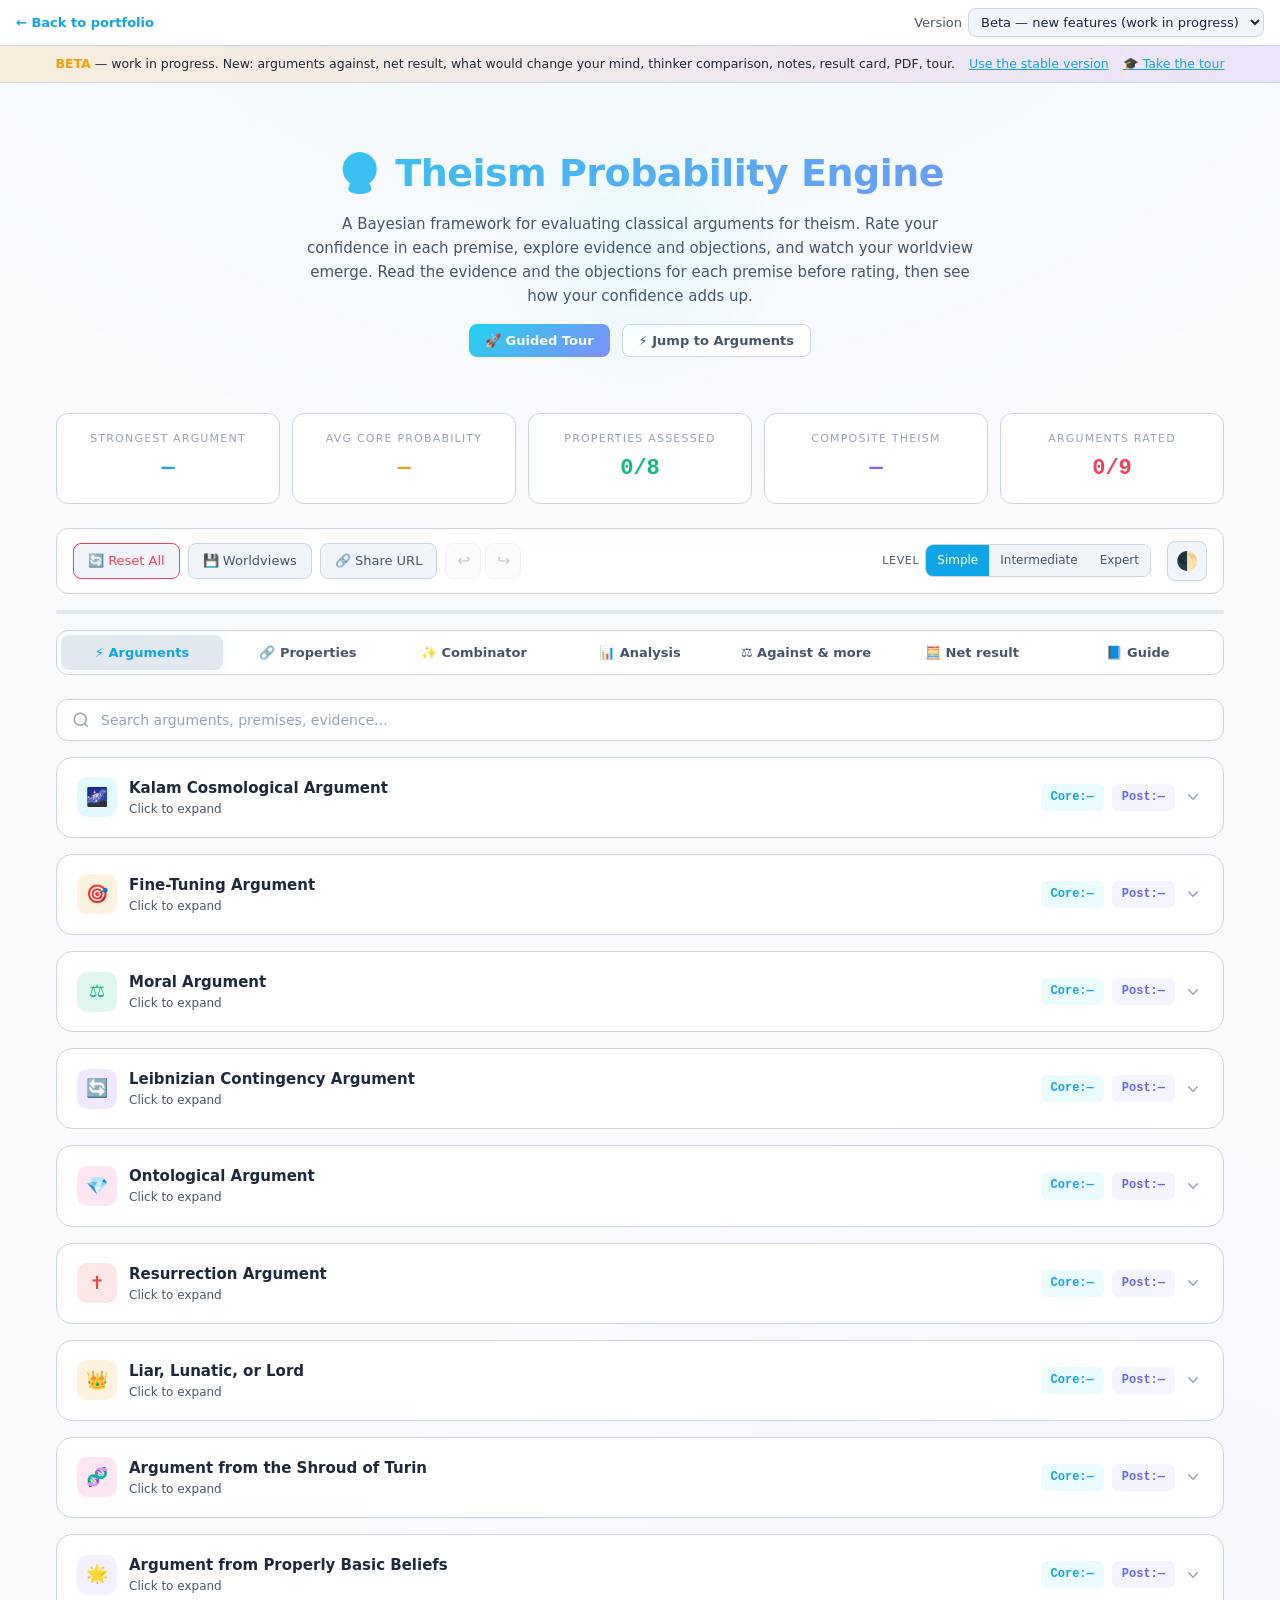
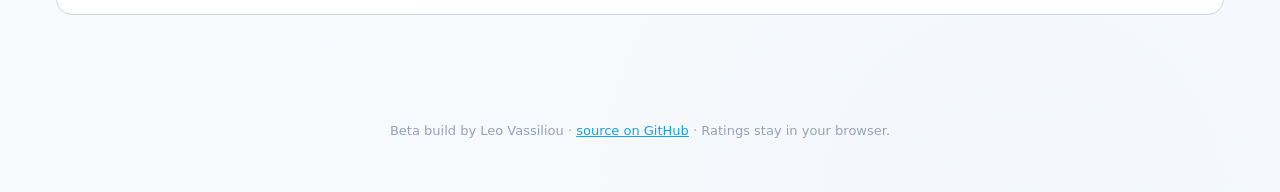
<file: TPE/beta.html>
<!DOCTYPE html>
<html lang="en">
<head>
<meta charset="utf-8"/>
<title>[BETA] Theism Probability Engine</title>
<meta name="viewport" content="width=device-width,initial-scale=1"/>
<meta name="theme-color" content="#050a18"/>
<meta name="description" content="Rate the premises of classic arguments for theism and see, with transparent probability maths, how your worldview emerges. Full model with worldview analysis, radar chart and sensitivity analysis."/>
<link rel="icon" href="data:image/svg+xml,<svg xmlns='http://www.w3.org/2000/svg' viewBox='0 0 100 100'><text y='.9em' font-size='90'>🔮</text></svg>"/>
<style>
*,*::before,*::after{box-sizing:border-box;margin:0;padding:0}
:root{
--bg:#050a18;--surface:#0c1529;--surface2:#111d35;--surface3:#182642;
--border:#1e3055;--text:#e2e8f0;--text-dim:#7e8fa6;--text-faint:#4a5975;
--accent:#22d3ee;--accent2:#818cf8;--accent3:#a78bfa;
--gold:#f59e0b;--emerald:#10b981;--rose:#f43f5e;--orange:#fb923c;
--gradient:linear-gradient(135deg,#22d3ee,#818cf8);
--glow:0 0 20px #22d3ee18,0 0 60px #22d3ee08;
--radius:12px;--radius-lg:16px;
--font:'Segoe UI',system-ui,-apple-system,sans-serif;
--mono:'Cascadia Code','Fira Code','Consolas',monospace;
--transition:0.3s cubic-bezier(.4,0,.2,1);
}
[data-theme="light"]{
--bg:#f8fafc;--surface:#ffffff;--surface2:#f1f5f9;--surface3:#e2e8f0;
--border:#cbd5e1;--text:#1e293b;--text-dim:#475569;--text-faint:#94a3b8;
--accent:#0ea5e9;--accent2:#6366f1;--accent3:#8b5cf6;
}
html{scroll-behavior:smooth}
body{background:var(--bg);color:var(--text);font-family:var(--font);line-height:1.6;min-height:100vh;
background-image:radial-gradient(ellipse 80% 50% at 50% -20%,#22d3ee08,transparent),radial-gradient(ellipse 60% 40% at 80% 100%,#818cf808,transparent);transition:background .3s,color .3s}
::-webkit-scrollbar{width:6px;height:6px}::-webkit-scrollbar-track{background:var(--surface)}
::-webkit-scrollbar-thumb{background:var(--border);border-radius:3px}::-webkit-scrollbar-thumb:hover{background:var(--accent)}
::selection{background:var(--accent);color:var(--bg)}
.app{max-width:1200px;margin:0 auto;padding:20px 16px 60px}
.hero{text-align:center;padding:40px 20px 32px;position:relative}
.hero::before{content:'';position:absolute;top:0;left:50%;transform:translateX(-50%);width:300px;height:300px;background:radial-gradient(circle,#22d3ee10,transparent 70%);pointer-events:none}
.hero h1{font-size:clamp(24px,5vw,38px);font-weight:800;background:var(--gradient);-webkit-background-clip:text;-webkit-text-fill-color:transparent;background-clip:text;letter-spacing:-0.5px;margin-bottom:8px}
.hero p{color:var(--text-dim);font-size:15px;max-width:680px;margin:0 auto}
.hero-actions{display:flex;justify-content:center;gap:12px;margin-top:16px;flex-wrap:wrap}
.hero-btn{padding:8px 16px;border-radius:8px;font-size:13px;font-weight:600;cursor:pointer;transition:var(--transition);border:1px solid var(--border);background:var(--surface);color:var(--text-dim);font-family:var(--font)}
.hero-btn:hover{border-color:var(--accent);color:var(--accent)}
.hero-btn.primary{background:var(--gradient);color:var(--bg);border:none}
.hero-btn.primary:hover{opacity:.9;transform:translateY(-1px)}
.stats-bar{display:grid;grid-template-columns:repeat(auto-fit,minmax(150px,1fr));gap:12px;margin:24px 0}
.stat-card{background:var(--surface);border:1px solid var(--border);border-radius:var(--radius);padding:16px;text-align:center;transition:var(--transition);position:relative;overflow:hidden;cursor:help}
.stat-card::before{content:'';position:absolute;top:0;left:0;right:0;height:2px;background:var(--gradient);opacity:0;transition:var(--transition)}
.stat-card:hover::before{opacity:1}
.stat-card:hover{border-color:#22d3ee44;box-shadow:var(--glow);transform:translateY(-2px)}
.stat-label{font-size:11px;text-transform:uppercase;letter-spacing:1.2px;color:var(--text-faint);margin-bottom:4px}
.stat-value{font-size:22px;font-weight:800;font-family:var(--mono);color:var(--accent)}
.stat-value.gold{color:var(--gold)}.stat-value.emerald{color:var(--emerald)}.stat-value.purple{color:var(--accent3)}.stat-value.rose{color:var(--rose)}
.stat-tooltip{position:absolute;bottom:100%;left:50%;transform:translateX(-50%);background:var(--surface3);padding:8px 12px;border-radius:6px;font-size:11px;color:var(--text);white-space:nowrap;opacity:0;pointer-events:none;transition:var(--transition);z-index:100;border:1px solid var(--border)}
.stat-card:hover .stat-tooltip{opacity:1;bottom:calc(100% + 8px)}
.toolbar{display:flex;flex-wrap:wrap;gap:8px;align-items:center;margin-bottom:16px;padding:12px 16px;background:var(--surface);border:1px solid var(--border);border-radius:var(--radius)}
.toolbar-left{display:flex;flex-wrap:wrap;gap:8px;flex:1}.toolbar-right{display:flex;gap:8px;align-items:center}
.toolbar-btn{display:inline-flex;align-items:center;gap:6px;padding:8px 14px;border-radius:8px;background:var(--surface2);border:1px solid var(--border);color:var(--text-dim);font-size:13px;cursor:pointer;transition:var(--transition);font-family:var(--font);white-space:nowrap}
.toolbar-btn:hover{background:var(--surface3);color:var(--text);border-color:var(--accent)}
.toolbar-btn.danger{border-color:var(--rose);color:var(--rose)}.toolbar-btn.danger:hover{background:#f43f5e18}
.theme-toggle{width:40px;height:40px;border-radius:8px;background:var(--surface2);border:1px solid var(--border);cursor:pointer;display:flex;align-items:center;justify-content:center;font-size:18px;transition:var(--transition)}
.theme-toggle:hover{border-color:var(--accent);background:var(--surface3)}
.tabs{display:flex;gap:4px;padding:4px;background:var(--surface);border-radius:var(--radius);margin-bottom:24px;overflow-x:auto;border:1px solid var(--border)}
.tab{flex:1;min-width:fit-content;padding:10px 16px;border-radius:8px;background:transparent;border:none;color:var(--text-dim);font-size:13px;font-weight:600;cursor:pointer;transition:var(--transition);white-space:nowrap;font-family:var(--font)}
.tab:hover{color:var(--text);background:var(--surface2)}
.tab.active{background:var(--surface3);color:var(--accent);box-shadow:0 0 12px #22d3ee12}
.panel{display:none;animation:fadeIn .35s ease}.panel.active{display:block}
@keyframes fadeIn{from{opacity:0;transform:translateY(8px)}to{opacity:1;transform:translateY(0)}}
@keyframes pulse{0%,100%{opacity:1}50%{opacity:.5}}
@keyframes slideIn{from{opacity:0;transform:translateX(-10px)}to{opacity:1;transform:translateX(0)}}
.progress-bar{height:4px;background:var(--surface3);border-radius:2px;margin-bottom:16px;overflow:hidden}
.progress-fill{height:100%;background:var(--gradient);border-radius:2px;transition:width .5s ease}
.search-bar{margin-bottom:16px;position:relative}
.search-input{width:100%;padding:12px 16px 12px 44px;border-radius:var(--radius);background:var(--surface);border:1px solid var(--border);color:var(--text);font-size:14px;font-family:var(--font);transition:var(--transition)}
.search-input:focus{outline:none;border-color:var(--accent);box-shadow:0 0 0 3px #22d3ee18}
.search-input::placeholder{color:var(--text-faint)}
.search-icon{position:absolute;left:16px;top:50%;transform:translateY(-50%);color:var(--text-faint);pointer-events:none}
.arg-card{background:var(--surface);border:1px solid var(--border);border-radius:var(--radius-lg);margin-bottom:16px;overflow:hidden;transition:var(--transition)}
.arg-card:hover{border-color:#22d3ee33}
.arg-header{display:flex;align-items:center;justify-content:space-between;padding:18px 20px;cursor:pointer;user-select:none;transition:var(--transition)}
.arg-header:hover{background:var(--surface2)}
.arg-title-group{display:flex;align-items:center;gap:12px;min-width:0}
.arg-icon{width:40px;height:40px;border-radius:10px;display:flex;align-items:center;justify-content:center;font-size:18px;flex-shrink:0}
.arg-title{font-weight:700;font-size:15px;white-space:nowrap;overflow:hidden;text-overflow:ellipsis}
.arg-subtitle{font-size:12px;color:var(--text-dim)}
.arg-badge{display:flex;align-items:center;gap:8px;flex-shrink:0}
.badge{padding:4px 10px;border-radius:6px;font-size:12px;font-weight:700;font-family:var(--mono);white-space:nowrap}
.badge-core{background:#22d3ee18;color:var(--accent)}.badge-post{background:#818cf818;color:var(--accent2)}
.chevron{width:20px;height:20px;color:var(--text-faint);transition:var(--transition);flex-shrink:0}
.arg-card.open .chevron{transform:rotate(180deg)}
.arg-body{max-height:0;overflow:hidden;transition:max-height .45s cubic-bezier(.4,0,.2,1)}
.arg-card.open .arg-body{max-height:60000px}
.arg-content{padding:0 20px 20px}
.arg-progress{display:flex;align-items:center;gap:8px;padding:12px 20px;background:var(--surface2);border-top:1px solid var(--border)}
.arg-progress-text{font-size:12px;color:var(--text-dim)}
.arg-progress-bar{flex:1;height:6px;background:var(--surface3);border-radius:3px;overflow:hidden}
.arg-progress-fill{height:100%;background:var(--gradient);border-radius:3px;transition:width .3s ease}
.section-label{font-size:11px;text-transform:uppercase;letter-spacing:1.5px;color:var(--text-faint);margin:20px 0 10px;display:flex;align-items:center;gap:8px}
.section-label::after{content:'';flex:1;height:1px;background:var(--border)}
.premise-card{background:var(--surface2);border:1px solid transparent;border-radius:var(--radius);padding:14px 16px;margin-bottom:8px;transition:var(--transition)}
.premise-card:hover{border-color:var(--border)}.premise-card.rated{border-left:3px solid var(--emerald)}
.premise-top{display:flex;align-items:flex-start;justify-content:space-between;gap:12px}
.premise-text{flex:1;font-size:14px;line-height:1.5}
.premise-num{font-size:11px;font-weight:700;color:var(--accent);background:#22d3ee12;padding:2px 8px;border-radius:4px;flex-shrink:0;font-family:var(--mono)}
.confidence-row{display:flex;align-items:center;gap:12px;margin-top:10px}
.slider-wrap{flex:1;position:relative;height:32px;display:flex;align-items:center}
.slider{-webkit-appearance:none;appearance:none;width:100%;height:6px;border-radius:3px;background:var(--surface3);outline:none;cursor:pointer}
.slider::-webkit-slider-thumb{-webkit-appearance:none;appearance:none;width:20px;height:20px;border-radius:50%;background:var(--accent);cursor:pointer;box-shadow:0 0 10px #22d3ee44;transition:transform .15s}
.slider::-webkit-slider-thumb:hover{transform:scale(1.2);box-shadow:0 0 16px #22d3ee66}
.slider::-moz-range-thumb{width:20px;height:20px;border:none;border-radius:50%;background:var(--accent);cursor:pointer}
.conf-display{min-width:56px;text-align:center;font-family:var(--mono);font-weight:700;font-size:15px;color:var(--accent);padding:4px 8px;border-radius:6px;background:var(--surface3);border:1px solid var(--border)}
.conf-display.empty{color:var(--text-faint)}
.quick-btns{display:flex;gap:4px;margin-top:8px;flex-wrap:wrap}
.quick-btn{padding:4px 8px;border-radius:4px;background:var(--surface3);border:1px solid var(--border);color:var(--text-faint);font-size:10px;cursor:pointer;transition:var(--transition);font-family:var(--mono)}
.quick-btn:hover{border-color:var(--accent);color:var(--accent)}
.evidence-objection-wrap{margin-top:10px}
.ev-ob-tabs{display:flex;gap:2px}
.ev-ob-tab{padding:6px 12px;border-radius:6px 6px 0 0;background:var(--surface3);border:1px solid var(--border);border-bottom:none;color:var(--text-dim);font-size:11px;cursor:pointer;transition:var(--transition);font-family:var(--font)}
.ev-ob-tab:hover{color:var(--text)}.ev-ob-tab.active{background:var(--surface2);color:var(--accent);border-color:var(--accent)}
.ev-ob-tab.objection.active{color:var(--orange);border-color:var(--orange)}
.ev-ob-content{display:none;border:1px solid var(--border);border-radius:0 var(--radius) var(--radius) var(--radius);background:var(--surface2);padding:12px 16px}
.ev-ob-content.active{display:block}.ev-ob-content.objection-content{border-color:var(--orange)}
.ev-ob-content ul{margin:0;padding:0 0 0 20px;font-size:13px;color:var(--text-dim);line-height:1.8}
.ev-ob-content li{margin-bottom:8px}.ev-ob-content li::marker{color:var(--accent)}.ev-ob-content.objection-content li::marker{color:var(--orange)}
.ev-ob-content .rebuttal{font-size:12px;color:var(--emerald);margin-top:4px;padding-left:8px;border-left:2px solid var(--emerald)}
.conclusion-box{background:linear-gradient(135deg,#22d3ee08,#818cf808);border:1px solid #22d3ee22;border-radius:var(--radius);padding:14px 16px;margin-top:12px;display:flex;align-items:center;justify-content:space-between;gap:12px}
.conclusion-box.post{border-color:#818cf822;background:linear-gradient(135deg,#818cf808,#a78bfa08)}
.conclusion-text{font-size:14px;font-weight:600}
.conclusion-value{font-family:var(--mono);font-weight:800;font-size:18px;color:var(--accent);white-space:nowrap}
.conclusion-box.post .conclusion-value{color:var(--accent2)}
.post-premise-card{background:var(--surface2);border:1px solid transparent;border-radius:var(--radius);padding:14px 16px;margin-bottom:8px;transition:var(--transition);border-left:3px solid var(--accent2)}
.post-premise-card:hover{border-color:var(--border);border-left-color:var(--accent2)}.post-premise-card.rated{border-left-color:var(--emerald)}
.prop-tag{display:inline-block;font-size:10px;font-weight:700;text-transform:uppercase;letter-spacing:0.8px;padding:2px 8px;border-radius:4px;background:#818cf818;color:var(--accent2);margin-left:8px}
.contribution-line{font-size:12px;color:var(--text-dim);margin-top:6px;font-family:var(--mono)}
.entailment-tag{display:inline-block;font-size:10px;font-weight:700;padding:2px 6px;border-radius:4px;background:#a78bfa18;color:var(--accent3);margin-left:6px;letter-spacing:0.5px}
.property-card{background:var(--surface);border:1px solid var(--border);border-radius:var(--radius);padding:16px;margin-bottom:10px;transition:var(--transition)}
.property-card:hover{border-color:#22d3ee33}
.prop-header{display:flex;align-items:center;justify-content:space-between}
.prop-name{font-weight:700;font-size:15px;display:flex;align-items:center;gap:8px}.prop-name .icon{font-size:18px}
.prop-combined{font-family:var(--mono);font-weight:800;font-size:18px;color:var(--emerald)}
.contributors-list{margin-top:10px}
.contributor-row{display:flex;justify-content:space-between;padding:6px 0;font-size:13px;border-bottom:1px solid var(--border)}
.contributor-row:last-child{border:none}.contributor-arg{color:var(--text-dim)}.contributor-val{font-family:var(--mono);color:var(--accent)}
.contributor-entailed{color:var(--accent3);font-style:italic}
.radar-container{margin:20px 0;padding:20px;background:var(--surface);border:1px solid var(--border);border-radius:var(--radius-lg);text-align:center}
.radar-title{font-weight:700;font-size:16px;margin-bottom:16px;display:flex;align-items:center;justify-content:center;gap:8px}
.radar-svg{max-width:100%;height:auto}
.combo-builder{background:var(--surface);border:1px solid var(--border);border-radius:var(--radius-lg);padding:20px;margin-top:20px}
.combo-title{font-weight:700;font-size:16px;margin-bottom:12px;display:flex;align-items:center;gap:8px}
.combo-checks{display:grid;grid-template-columns:repeat(auto-fit,minmax(200px,1fr));gap:8px;margin-bottom:16px}
.combo-check{display:flex;align-items:center;gap:10px;padding:10px 14px;background:var(--surface2);border:1px solid var(--border);border-radius:8px;cursor:pointer;transition:var(--transition);user-select:none}
.combo-check:hover{border-color:var(--accent);background:var(--surface3)}.combo-check.checked{border-color:var(--accent);background:#22d3ee0a}
.combo-check input{display:none}
.check-box{width:18px;height:18px;border:2px solid var(--border);border-radius:4px;display:flex;align-items:center;justify-content:center;transition:var(--transition);flex-shrink:0}
.combo-check.checked .check-box{background:var(--accent);border-color:var(--accent)}
.check-box svg{width:12px;height:12px;color:var(--bg);opacity:0;transition:var(--transition)}.combo-check.checked .check-box svg{opacity:1}
.combo-check-label{font-size:13px;font-weight:600}.combo-check-sub{font-size:11px;color:var(--text-dim)}
.combo-result-box{background:linear-gradient(135deg,#f59e0b08,#22d3ee08);border:1px solid #f59e0b33;border-radius:var(--radius);padding:20px;text-align:center}
.combo-result-label{font-size:12px;text-transform:uppercase;letter-spacing:1.2px;color:var(--text-faint);margin-bottom:4px}
.combo-result-value{font-family:var(--mono);font-weight:900;font-size:32px;background:linear-gradient(135deg,var(--gold),var(--accent));-webkit-background-clip:text;-webkit-text-fill-color:transparent;background-clip:text}
.combo-result-note{font-size:12px;color:var(--text-faint);margin-top:8px}
.anchored-result{margin-top:12px;padding:12px 16px;border-radius:var(--radius);background:var(--surface2);border:1px solid var(--border);font-size:13px;color:var(--text-dim)}
.anchored-result .val{color:var(--accent2);font-family:var(--mono);font-weight:700}
.styled-select{padding:8px 12px;border-radius:8px;background:var(--surface2);border:1px solid var(--border);color:var(--text);font-family:var(--font);font-size:13px;cursor:pointer;transition:var(--transition)}
.styled-select:hover{border-color:var(--accent)}.styled-select:focus{outline:none;border-color:var(--accent);box-shadow:0 0 0 3px #22d3ee18}
.base-select-row{display:flex;align-items:center;gap:12px;margin-bottom:16px;flex-wrap:wrap}
.base-select-row label{font-size:13px;color:var(--text-dim)}
.wv-analysis{background:var(--surface);border:1px solid var(--border);border-radius:var(--radius-lg);padding:24px;margin-top:24px;position:relative;overflow:hidden}
.wv-analysis::before{content:'';position:absolute;top:0;left:0;right:0;height:3px;background:var(--gradient);opacity:.6}
.wv-analysis-title{font-weight:800;font-size:18px;margin-bottom:4px;display:flex;align-items:center;gap:10px}
.wv-analysis-subtitle{font-size:13px;color:var(--text-dim);margin-bottom:20px}
.wv-verdict{text-align:center;padding:24px 16px;border-radius:var(--radius);margin-bottom:20px}
.wv-verdict.theist{background:linear-gradient(135deg,#22d3ee06,#818cf808,#a78bfa06);border:1px solid #818cf833}
.wv-verdict.atheist{background:linear-gradient(135deg,#f43f5e06,#f59e0b06);border:1px solid #f43f5e33}
.wv-verdict.incomplete{background:var(--surface2);border:1px solid var(--border)}
.wv-verdict-label{font-size:11px;text-transform:uppercase;letter-spacing:1.5px;color:var(--text-faint);margin-bottom:6px}
.wv-verdict-name{font-size:clamp(20px,4vw,28px);font-weight:900;margin-bottom:4px;letter-spacing:-0.3px}
.wv-verdict.theist .wv-verdict-name{background:var(--gradient);-webkit-background-clip:text;-webkit-text-fill-color:transparent;background-clip:text}
.wv-verdict.atheist .wv-verdict-name{color:var(--rose)}.wv-verdict.incomplete .wv-verdict-name{color:var(--text-faint)}
.wv-verdict-prob{font-family:var(--mono);font-size:13px;color:var(--text-dim)}
.wv-tier-grid{display:grid;gap:10px;margin-bottom:16px}
.wv-tier{display:flex;align-items:center;justify-content:space-between;padding:12px 16px;border-radius:var(--radius);background:var(--surface2);border:1px solid var(--border);transition:var(--transition)}
.wv-tier.active{border-color:var(--accent);box-shadow:0 0 16px #22d3ee10}.wv-tier.active.is-atheist{border-color:var(--rose);box-shadow:0 0 16px #f43f5e10}
.wv-tier-left{display:flex;align-items:center;gap:10px}.wv-tier-icon{font-size:20px;width:32px;text-align:center}
.wv-tier-name{font-weight:700;font-size:14px}.wv-tier-right{text-align:right}
.wv-tier-prob{font-family:var(--mono);font-weight:700;font-size:15px;color:var(--accent)}
.wv-tier.active .wv-tier-prob{color:var(--emerald)}.wv-tier.active.is-atheist .wv-tier-prob{color:var(--rose)}
.wv-tier-strength{font-size:11px;color:var(--text-dim);font-weight:600}
.wv-tier.below .wv-tier-prob{color:var(--text-faint)}.wv-tier.below{opacity:.5}
.wv-strength-bar{height:8px;border-radius:4px;background:var(--surface3);margin-top:6px;overflow:hidden}
.wv-strength-fill{height:100%;border-radius:4px;transition:width .5s ease}
.wv-legend{margin-top:16px;padding:14px;border-radius:var(--radius);background:var(--surface2);border-left:3px solid var(--accent2);font-size:12px;color:var(--text-dim);line-height:1.8}
.wv-legend strong{color:var(--text)}
.sensitivity-panel{background:var(--surface);border:1px solid var(--border);border-radius:var(--radius-lg);padding:20px;margin-bottom:20px}
.sensitivity-title{font-weight:700;font-size:16px;margin-bottom:4px}
.sensitivity-subtitle{font-size:12px;color:var(--text-dim);margin-bottom:16px}
.sensitivity-item{display:flex;align-items:center;justify-content:space-between;padding:10px 14px;background:var(--surface2);border-radius:var(--radius);margin-bottom:8px;border-left:3px solid var(--accent);gap:12px}
.sensitivity-item.high{border-left-color:var(--gold)}.sensitivity-item.very-high{border-left-color:var(--rose)}
.sensitivity-premise{flex:1;font-size:13px;min-width:0}
.sensitivity-premise-name{font-weight:600;white-space:nowrap;overflow:hidden;text-overflow:ellipsis}
.sensitivity-premise-arg{font-size:11px;color:var(--text-faint)}
.sensitivity-impact{font-family:var(--mono);font-weight:700;font-size:13px;color:var(--accent);white-space:nowrap}
.sensitivity-item.high .sensitivity-impact{color:var(--gold)}.sensitivity-item.very-high .sensitivity-impact{color:var(--rose)}
.philosopher-panel{background:var(--surface);border:1px solid var(--border);border-radius:var(--radius-lg);padding:20px}
.philosopher-title{font-weight:700;font-size:16px;margin-bottom:16px}
.philosopher-grid{display:grid;grid-template-columns:repeat(auto-fit,minmax(200px,1fr));gap:12px}
.philosopher-card{padding:16px;background:var(--surface2);border:1px solid var(--border);border-radius:var(--radius);cursor:pointer;transition:var(--transition)}
.philosopher-card:hover{border-color:var(--accent);transform:translateY(-2px);box-shadow:var(--glow)}
.philosopher-name{font-weight:700;font-size:14px;margin-bottom:4px}
.philosopher-stance{font-size:12px;color:var(--accent);margin-bottom:8px}
.philosopher-desc{font-size:11px;color:var(--text-faint);line-height:1.5}
.how-card{background:var(--surface);border:1px solid var(--border);border-radius:var(--radius-lg);padding:24px}
.how-card h2{font-size:18px;margin-bottom:16px;color:var(--accent)}
.how-steps{counter-reset:step}
.how-step{counter-increment:step;padding:12px 16px 12px 52px;position:relative;margin-bottom:8px;border-radius:var(--radius);background:var(--surface2)}
.how-step::before{content:counter(step);position:absolute;left:14px;top:12px;width:28px;height:28px;border-radius:8px;background:var(--gradient);display:flex;align-items:center;justify-content:center;font-weight:800;font-size:13px;color:var(--bg)}
.how-step h3{font-size:14px;font-weight:700;margin-bottom:2px}.how-step p{font-size:13px;color:var(--text-dim)}
.math-note{margin-top:16px;padding:14px;border-radius:var(--radius);background:var(--surface2);border-left:3px solid var(--accent);font-size:13px;color:var(--text-dim);line-height:1.7}
.math-note code{font-family:var(--mono);color:var(--accent);font-size:12px;background:var(--surface3);padding:1px 5px;border-radius:3px}
.glossary{margin-top:24px}.glossary-title{font-size:16px;font-weight:700;margin-bottom:12px;color:var(--accent2)}.glossary-grid{display:grid;gap:8px}
.glossary-item{padding:12px 16px;background:var(--surface2);border-radius:var(--radius);border:1px solid var(--border)}
.glossary-term{font-weight:700;font-size:14px;color:var(--accent);margin-bottom:4px}.glossary-def{font-size:13px;color:var(--text-dim)}
.modal-overlay{position:fixed;inset:0;background:rgba(0,0,0,.7);z-index:1000;display:none;align-items:center;justify-content:center;padding:20px;backdrop-filter:blur(4px)}
.modal-overlay.visible{display:flex}
.modal{background:var(--surface);border:1px solid var(--border);border-radius:var(--radius-lg);max-width:600px;width:100%;max-height:80vh;overflow:hidden;animation:fadeIn .3s ease}
.modal-header{padding:20px;border-bottom:1px solid var(--border);display:flex;justify-content:space-between;align-items:center}
.modal-title{font-weight:700;font-size:18px}
.modal-close{width:32px;height:32px;border-radius:8px;background:var(--surface2);border:1px solid var(--border);cursor:pointer;display:flex;align-items:center;justify-content:center;font-size:18px;color:var(--text-dim);transition:var(--transition)}
.modal-close:hover{border-color:var(--rose);color:var(--rose)}
.modal-body{padding:20px;overflow-y:auto;max-height:calc(80vh - 80px)}
.wv-list{margin-top:16px}
.wv-item{display:flex;align-items:center;justify-content:space-between;padding:12px 16px;background:var(--surface2);border:1px solid var(--border);border-radius:var(--radius);margin-bottom:8px;gap:12px;flex-wrap:wrap}
.wv-item-info{flex:1;min-width:150px}.wv-item-name{font-weight:700;font-size:14px}.wv-item-date{font-size:11px;color:var(--text-faint)}
.wv-item-actions{display:flex;gap:6px;flex-wrap:wrap}
.wv-btn{padding:6px 12px;border-radius:6px;font-size:12px;cursor:pointer;transition:var(--transition);border:1px solid var(--border);background:var(--surface3);color:var(--text-dim);font-family:var(--font)}
.wv-btn:hover{border-color:var(--accent);color:var(--text)}.wv-btn.primary{background:var(--accent);color:var(--bg);border-color:var(--accent)}.wv-btn.primary:hover{opacity:.85}
.wv-btn.danger{border-color:var(--rose);color:var(--rose)}.wv-btn.danger:hover{background:#f43f5e18}
.share-box{margin-top:16px;padding:16px;background:var(--surface2);border:1px solid var(--border);border-radius:var(--radius)}
.share-title{font-size:13px;font-weight:600;margin-bottom:8px}
.share-url{width:100%;padding:10px 12px;border-radius:8px;background:var(--surface3);border:1px solid var(--border);color:var(--text);font-family:var(--mono);font-size:11px;word-break:break-all;resize:none}
.share-url:focus{outline:none;border-color:var(--accent)}
.share-btns{display:flex;gap:8px;margin-top:10px}
.toast{position:fixed;bottom:20px;left:50%;transform:translateX(-50%) translateY(100px);padding:12px 24px;background:var(--surface);border:1px solid var(--border);border-radius:var(--radius);font-size:13px;color:var(--text);box-shadow:0 10px 40px rgba(0,0,0,.3);z-index:2000;transition:transform .3s ease,opacity .3s ease;opacity:0;pointer-events:none}
.toast.visible{transform:translateX(-50%) translateY(0);opacity:1}
.toast.success{border-color:var(--emerald);color:var(--emerald)}.toast.error{border-color:var(--rose);color:var(--rose)}
.achievement{position:fixed;top:20px;right:20px;padding:16px 20px;background:var(--surface);border:1px solid var(--gold);border-radius:var(--radius);display:flex;align-items:center;gap:12px;z-index:2000;animation:slideIn .4s ease;box-shadow:0 10px 40px rgba(0,0,0,.3)}
.achievement-icon{font-size:28px}.achievement-title{font-weight:700;color:var(--gold);margin-bottom:2px}.achievement-text{font-size:13px}
.undo-redo{display:flex;gap:4px}
.undo-btn{width:36px;height:36px;border-radius:8px;background:var(--surface2);border:1px solid var(--border);cursor:pointer;display:flex;align-items:center;justify-content:center;color:var(--text-dim);font-size:16px;transition:var(--transition)}
.undo-btn:hover:not(:disabled){border-color:var(--accent);color:var(--accent)}.undo-btn:disabled{opacity:.3;cursor:not-allowed}
.quote-block{background:var(--surface3);border-left:3px solid var(--accent2);padding:10px 14px;margin:8px 0;border-radius:0 6px 6px 0;font-size:12px;color:var(--text-dim);font-style:italic;line-height:1.7}
.quote-block cite{font-style:normal;font-weight:600;color:var(--accent2);display:block;margin-top:4px;font-size:11px}
@media(max-width:640px){
.app{padding:12px 10px 40px}.hero{padding:24px 12px 20px}.hero-actions{flex-direction:column;align-items:center}
.arg-header{padding:14px}.arg-content{padding:0 14px 14px}
.combo-checks{grid-template-columns:1fr}.stats-bar{grid-template-columns:repeat(2,1fr)}
.tab{padding:8px 10px;font-size:12px}.toolbar{flex-direction:column}
.toolbar-left,.toolbar-right{width:100%;justify-content:center}
.philosopher-grid{grid-template-columns:1fr}.modal{margin:10px;max-height:90vh}
}

/* ─── Rebuttal highlight ─────────────────────────────────────────────────── */
.ev-ob-content .rebuttal{
  display:block;font-size:12px;color:var(--emerald);
  margin-top:5px;padding:6px 10px;
  border-left:2px solid var(--emerald);
  background:#10b98108;border-radius:0 4px 4px 0;
  font-style:normal;
}
/* ─── Completed arg card ─────────────────────────────────────────────────── */
.arg-card.completed{border-left:3px solid var(--emerald)!important}
/* ─── Evidence count on tabs ─────────────────────────────────────────────── */
.ev-ob-tab .count{
  display:inline-block;font-size:10px;padding:0 5px;
  border-radius:8px;background:var(--surface3);
  margin-left:4px;font-family:var(--mono);
}


/* variations strip, flash, a11y */
.tpe-strip{display:flex;justify-content:space-between;align-items:center;gap:12px;flex-wrap:wrap;padding:8px 16px;border-bottom:1px solid var(--border);background:var(--surface);font:13px var(--font,system-ui)}
.tpe-strip a{color:var(--accent,#7aa2ff);text-decoration:none;font-weight:600}
.tpe-strip a:hover{text-decoration:underline}
.tpe-strip label{color:var(--text-dim,#9aa6bf);margin-right:6px}
.tpe-strip select{background:var(--surface2,#1d2639);color:var(--text,#e8ecf5);border:1px solid var(--border,#2a3550);border-radius:8px;padding:5px 8px;font:inherit}
.tpe-foot{text-align:center;color:var(--text-faint,#66728c);font-size:13px;padding:30px 16px 50px}
.tpe-foot a{color:var(--accent,#7aa2ff)}
.stat-value.flash{animation:statflash .5s ease}
@keyframes statflash{0%{transform:scale(1)}35%{transform:scale(1.18);filter:brightness(1.4)}100%{transform:scale(1)}}
:focus-visible{outline:2px solid var(--accent);outline-offset:2px}
@media(prefers-reduced-motion:reduce){*,*::before,*::after{animation-duration:.001s!important;transition-duration:.001s!important;scroll-behavior:auto!important}}

.lvl-bar{display:inline-flex;align-items:center;gap:6px;margin-left:8px}
.lvl-bar .lvl-l{font-size:11px;color:var(--text-dim);text-transform:uppercase;letter-spacing:.06em}
.lvl-seg{display:inline-flex;border:1px solid var(--border);border-radius:8px;overflow:hidden}
.lvl-seg button{background:var(--surface2);color:var(--text-dim);border:0;padding:6px 11px;font:inherit;font-size:12px;cursor:pointer}
.lvl-seg button[aria-pressed=true]{background:var(--accent);color:#fff}
.lvl-plain{font-size:13px;color:var(--text-dim);margin:2px 0 8px;font-style:italic}
.lvl-who{font-size:12px;margin-top:10px;padding-top:8px;border-top:1px dashed var(--border);color:var(--text-dim)}
.lvl-orig{margin-top:10px;font-size:12px}.lvl-orig summary{cursor:pointer;color:var(--accent)}
.lvl-tag{display:inline-block;font-size:10px;text-transform:uppercase;letter-spacing:.06em;border:1px solid var(--border);border-radius:6px;padding:1px 6px;margin-left:6px;color:var(--text-dim);vertical-align:middle}
</style>
<link rel="stylesheet" href="beta.css">
</head>
<body>
<a class="skip-link" href="#main">Skip to content</a>
<div class="tpe-strip" id="tpeStrip"><a href="../" id="tpeBack">&larr; Back to portfolio</a><span><label for="tpeVer">Version</label><select id="tpeVer" aria-label="Switch between versions of the Theism Probability Engine">
<option value="index.html">Stable — full model (confirmed good)</option>
<option value="beta.html">Beta — new features (work in progress)</option>
<option value="streamlined.html">Streamlined (Bayesian conditioning)</option>
<optgroup label="Archive">
<option value="old/v6.html">Early version 6</option><option value="old/v5.html">Early version 5</option><option value="old/v4.html">Early version 4</option><option value="old/v3.html">Early version 3</option><option value="old/v1.html">Early version 1</option><option value="old/bayes5.html">Bayes experiment</option></optgroup></select></span></div>
<div class="beta-banner"><span><b>BETA</b> &mdash; work in progress. New: arguments against, net result, what would change your mind, thinker comparison, notes, result card, PDF, tour.</span><a href="index.html">Use the stable version</a><button id="betaTour">&#127891; Take the tour</button></div>
<div class="app">
<div class="hero">
<h1>🔮 Theism Probability Engine</h1>
<p>A Bayesian framework for evaluating classical arguments for theism. Rate your confidence in each premise, explore evidence and objections, and watch your worldview emerge. Read the evidence and the objections for each premise before rating, then see how your confidence adds up.</p>
<div class="hero-actions">
<button class="hero-btn primary" onclick="startGuidedTour()">🚀 Guided Tour</button>
<button class="hero-btn" onclick="document.getElementById('panel-arguments').scrollIntoView({behavior:'smooth'})">⚡ Jump to Arguments</button>
</div>
</div>

<div class="stats-bar">
<div class="stat-card"><div class="stat-tooltip">The argument with highest core probability</div><div class="stat-label">Strongest Argument</div><div class="stat-value" id="statStrongest">—</div></div>
<div class="stat-card"><div class="stat-tooltip">Average across all rated core conclusions</div><div class="stat-label">Avg Core Probability</div><div class="stat-value gold" id="statAvgCore">—</div></div>
<div class="stat-card"><div class="stat-tooltip">Divine properties with evidence</div><div class="stat-label">Properties Assessed</div><div class="stat-value emerald" id="statPropsAssessed">0 / 0</div></div>
<div class="stat-card"><div class="stat-tooltip">Product of all properties (floor = Christian God)</div><div class="stat-label">Composite Theism</div><div class="stat-value purple" id="statComposite">—</div></div>
<div class="stat-card"><div class="stat-tooltip">Arguments with all core premises rated</div><div class="stat-label">Arguments Rated</div><div class="stat-value rose" id="statArgsRated">0 / 0</div></div>
</div>

<div class="toolbar">
<div class="toolbar-left">
<button class="toolbar-btn danger" onclick="confirmReset()">🔄 Reset All</button>
<button class="toolbar-btn" onclick="showModal('worldviewModal')">💾 Worldviews</button>
<button class="toolbar-btn" onclick="showModal('shareModal')">🔗 Share URL</button>
<div class="undo-redo">
<button class="undo-btn" id="undoBtn" onclick="undo()" disabled title="Undo (Ctrl+Z)">↩</button>
<button class="undo-btn" id="redoBtn" onclick="redo()" disabled title="Redo (Ctrl+Y)">↪</button>
</div>
</div>
<span class="lvl-bar" style="margin-left:auto;margin-right:8px" role="group" aria-label="Evidence level"><span class="lvl-l">Level</span><span class="lvl-seg" id="lvlSeg"><button data-l="s">Simple</button><button data-l="i">Intermediate</button><button data-l="e">Expert</button></span></span><div class="toolbar-right"><button class="theme-toggle" onclick="toggleTheme()" title="Toggle theme">🌓</button></div>
</div>

<div class="progress-bar"><div class="progress-fill" id="globalProgress" style="width:0%"></div></div>

<div class="tabs" id="tabBar">
<button class="tab active" data-tab="arguments">⚡ Arguments</button>
<button class="tab" data-tab="properties">🔗 Properties</button>
<button class="tab" data-tab="combinator">✨ Combinator</button>
<button class="tab" data-tab="sensitivity">📊 Analysis</button>
<button class="tab" data-tab="howto">📘 Guide</button>
</div>

<div class="panel active" id="panel-arguments">
<div class="search-bar">
<svg class="search-icon" width="18" height="18" viewBox="0 0 24 24" fill="none" stroke="currentColor" stroke-width="2"><circle cx="11" cy="11" r="8"/><path d="m21 21-4.35-4.35"/></svg>
<input type="text" class="search-input" id="argSearch" placeholder="Search arguments, premises, evidence..." oninput="filterArguments(this.value)">
</div>
<div id="argContainer"></div>
</div>

<div class="panel" id="panel-properties">
<div class="radar-container">
<div class="radar-title">📡 Property Radar</div>
<svg id="radarChart" class="radar-svg" viewBox="0 0 400 400" width="400" height="400"></svg>
<p style="font-size:12px;color:var(--text-faint);margin-top:12px">Visual representation of evidence strength for each divine property</p>
</div>
<div id="propContainer"></div>
</div>

<div class="panel" id="panel-combinator">
<div class="combo-builder">
<div class="combo-title">✨ Property Combinator</div>
<p style="font-size:13px;color:var(--text-dim);margin-bottom:16px">Select which divine properties to include. The result shows the probability of a being possessing <em>all</em> selected properties. Note: selecting "Christian God" is a floor — adding more properties cannot lower it below that value.</p>
<div class="combo-checks" id="comboChecks"></div>
<div class="base-select-row">
<label>Anchor to argument:</label>
<select class="styled-select" id="baseSelect"><option value="none">— Global aggregation —</option></select>
</div>
<div class="combo-result-box">
<div class="combo-result-label">Combined Probability</div>
<div class="combo-result-value" id="comboResult">—</div>
<div class="combo-result-note">Noisy-OR aggregation · Independence assumed across arguments</div>
</div>
<div class="anchored-result" id="anchoredResult" style="display:none"></div>
<div id="comboBreakdown" style="margin-top:16px"></div>
</div>
<div id="worldviewAnalysis"></div>
</div>

<div class="panel" id="panel-sensitivity">
<div class="sensitivity-panel">
<div class="sensitivity-title">📊 Sensitivity Analysis</div>
<div class="sensitivity-subtitle">Which premises impact your worldview most? Ranked by effect of a 10% increase on Composite Theism.</div>
<div id="sensitivityList"></div>
</div>
<div class="philosopher-panel">
<div class="philosopher-title">👤 Philosopher Presets</div>
<p style="font-size:13px;color:var(--text-dim);margin-bottom:16px">Load configurations based on how notable thinkers might rate these arguments.</p>
<div class="philosopher-grid" id="philosopherGrid"></div>
</div>
</div>

<div class="panel" id="panel-howto">
<div class="how-card">
<h2>How This Works</h2>
<div class="how-steps">
<div class="how-step"><h3>Rate Core Premises</h3><p>Each argument has core premises. Slide to your confidence (0–100%). Core conclusion = product of all premise probabilities.</p></div>
<div class="how-step"><h3>Read the Evidence Carefully</h3><p>Toggle to see the supporting evidence for each premise, and read it before rating.</p></div>
<div class="how-step"><h3>Engage the Objections</h3><p>Objections are listed with their rebuttals. Note whether you find the rebuttal decisive before adjusting your rating.</p></div>
<div class="how-step"><h3>Evaluate Post-Argument Properties</h3><p>Given the conclusion holds, how likely is each divine property? Your confidence combines with core probability.</p></div>
<div class="how-step"><h3>Properties Aggregate Globally</h3><p>Multiple arguments supporting the same property combine via noisy-OR: more independent evidence = higher probability.</p></div>
<div class="how-step"><h3>Entailment Flows Automatically</h3><p>"Christian God" entails all properties. "Maximally Great" entails most. Evidence flows without double-counting.</p></div>
</div>
<div class="math-note">
<strong>Math:</strong><br>
• Core conclusion = <code>P₁ × P₂ × … × Pₙ</code><br>
• Property contribution = <code>core × post-premise</code><br>
• Combined property = <code>1 − ∏(1 − contributionᵢ)</code> (noisy-OR)<br>
• Combo = <code>max(∏ combinedProp(pₖ), christianGodProb)</code> when Christian God selected<br>
• Composite Theism ≥ Christian God probability at all times<br>
<br><strong>Limits:</strong> multiplying premises assumes they are independent, and noisy-OR assumes separate arguments are independent sources of evidence. Treat the numbers as a structured way to organise your thinking, not a measurement. For a simpler model that conditions on arguments for <em>and against</em>, try the <a href="streamlined.html">Streamlined version</a>.
</div>
<div class="glossary">
<div class="glossary-title">📖 Glossary</div>
<div class="glossary-grid">
<div class="glossary-item"><div class="glossary-term">Noisy-OR</div><div class="glossary-def">Probabilistic combination: P(effect) = 1 − ∏(1 − P(causeᵢ)). More independent evidence = higher probability. Prevents double-counting.</div></div>
<div class="glossary-item"><div class="glossary-term">Entailment</div><div class="glossary-def">If A is true, B must be true. "Christian God" entails "Personal" — if Christian God exists, He is necessarily personal.</div></div>
<div class="glossary-item"><div class="glossary-term">S5 Modal Logic</div><div class="glossary-def">If possibly necessary, then necessary (◇□P → □P). Used in the Ontological Argument to show possibility entails actuality for necessary beings.</div></div>
<div class="glossary-item"><div class="glossary-term">Properly Basic</div><div class="glossary-def">Beliefs rational without inferential support, like "other minds exist" or "the past is real." Not everything needs a proof.</div></div>
<div class="glossary-item"><div class="glossary-term">PSR</div><div class="glossary-def">Principle of Sufficient Reason: everything has an explanation for its existence — either in its nature (necessary being) or in an external cause.</div></div>
<div class="glossary-item"><div class="glossary-term">BGV Theorem</div><div class="glossary-def">Borde-Guth-Vilenkin (2003): any universe with average positive expansion must have a past spacetime boundary. Applies to virtually all cosmological models.</div></div>
</div>
</div>
</div>
</div>
</div>

<!-- Modals -->
<div class="modal-overlay" id="worldviewModal">
<div class="modal">
<div class="modal-header"><div class="modal-title">💾 Worldview Manager</div><button class="modal-close" onclick="hideModal('worldviewModal')">×</button></div>
<div class="modal-body">
<p style="font-size:13px;color:var(--text-dim);margin-bottom:16px">Save, load, or export your configurations. Saves persist for this session.</p>
<div style="display:flex;gap:8px;flex-wrap:wrap;margin-bottom:16px">
<button class="toolbar-btn primary" onclick="saveWorldview()">💾 Save Current</button>
<button class="toolbar-btn" onclick="exportCurrent()">📤 Export JSON</button>
<label class="toolbar-btn" style="cursor:pointer">📥 Import<input type="file" id="importFile" accept=".json" style="display:none" onchange="importWorldview(this.files)"></label>
</div>
<div class="wv-list" id="wvList"></div>
</div>
</div>
</div>

<div class="modal-overlay" id="shareModal">
<div class="modal">
<div class="modal-header"><div class="modal-title">🔗 Share Your Worldview</div><button class="modal-close" onclick="hideModal('shareModal')">×</button></div>
<div class="modal-body">
<p style="font-size:13px;color:var(--text-dim);margin-bottom:16px">Copy this URL to share your exact configuration.</p>
<div class="share-box">
<div class="share-title">Shareable URL</div>
<textarea class="share-url" id="shareUrl" readonly rows="4" style="resize:none;font-size:10px"></textarea>
<div class="share-btns">
<button class="toolbar-btn primary" onclick="copyShareUrl()">📋 Copy</button>
<button class="toolbar-btn" onclick="generateShareUrl()">🔄 Regenerate</button>
</div>
</div>
</div>
</div>
</div>

<div class="toast" id="toast"></div>
<div id="achievementContainer"></div>

<script>
// ─── ARGUMENT DATA ───────────────────────────────────────────────────────────
const ARGUMENTS=[
{id:"kalam",title:"Kalam Cosmological Argument",icon:"🌌",color:"#22d3ee",
corePremises:[
{id:"k_p1",text:"Whatever begins to exist has a cause.",
evidence:[
"<strong>Ex nihilo nihil fit</strong> — 'From nothing, nothing comes.' This is not merely an intuition; it is the metaphysical bedrock of all rational inquiry and scientific investigation. 'Nothing' does not mean empty space or a quantum vacuum; it means the total absence of anything — no space, no time, no matter, no energy, no laws of nature.",
"<strong>The denial is worse than magic.</strong> If things could pop into existence without any cause from absolute nothing, we would expect to see anything and everything appearing without reason — horses, music albums, fully-formed universes. At least with magic there is a magician. Causeless origination from nothing would make the universe's existence not just mysterious but entirely arbitrary.",
"<strong>Quantum events do not violate this premise.</strong> Quantum fluctuations often cited as 'uncaused' occur within a quantum vacuum that is not nothing — it is a structured system governed by physical laws, fields, and energy. Lawrence Krauss' book 'A Universe from Nothing' was criticised by physicists precisely because the 'nothing' he describes is something rich in physical content.",
"<strong>The premise is not falsified by any known physical event.</strong> Every confirmed observation in the history of science supports it: things that begin have causes. To deny it on speculative theoretical grounds is to sacrifice one of the most confirmed principles we have."
],
objections:[
{text:"<strong>Quantum indeterminacy:</strong> Some quantum events (like radioactive decay) seem to occur without deterministic causes — so causation may not be universal.",rebuttal:"This confuses deterministic causation with causation in general. Quantum events have probabilistic causes rooted in prior quantum states and physical laws. They do not arise from absolute nothing — they arise from a quantum field governed by laws. The premise requires only that things which begin have <em>some</em> cause, not that every cause is deterministic."},
{text:"<strong>Category error:</strong> Causation is a temporal concept — cause precedes effect. But if time itself began with the universe, applying 'cause' to the universe's origin may be meaningless.",rebuttal:"This objection actually <em>supports</em> the argument rather than defeating it. If time began at the universe's origin, then the cause of the universe must be outside of time — i.e., timeless. This is precisely what the argument concludes. A timeless cause is not the same as no cause."},
{text:"<strong>Our intuitions are limited:</strong> All our causal knowledge comes from within the universe. Extrapolating the causal principle to the universe's origin might be an unwarranted generalisation.",rebuttal:"This cuts both ways: we have no basis for claiming causation breaks down at the universe's origin either. The burden of proof lies with the person asserting an exception to a principle with universal empirical confirmation. Moreover, if we cannot trust our deepest rational principles, all scientific and philosophical reasoning collapses."}
]},
{id:"k_p2",text:"The universe began to exist.",
evidence:[
"<strong>Hilbert's Hotel — the impossibility of an actual infinite:</strong> Mathematician David Hilbert showed that an actually infinite collection produces vivid contradictions. A hotel with infinitely many rooms, all full, can accommodate infinitely many new guests by shifting everyone — yet it was already full. You can remove all odd-numbered guests and still have infinitely many guests; you can remove all guests from rooms 4 onwards and be left with only 3. Infinity minus infinity yields contradictory results, which is why actual infinities are forbidden in applied mathematics. If the past were actually infinite, these contradictions would be instantiated in reality.",
"<strong>The cosmic ratios paradox:</strong> If Jupiter completes two orbits for every one of Saturn's, the gap grows forever into the future. But if they have been orbiting from eternity past, they must have completed the same number of orbits — infinity. This is absurd: the ratio 2:1, maintained at every finite point, vanishes at the limit. Actual infinities produce contradictions in concrete reality.",
"<strong>Successive addition cannot form an actual infinite:</strong> The past is formed by one moment following another. No matter how far back you go, you always have a finite number of past events. Counting backward forever still never reaches an infinite past; it only reaches further finite pasts. The very structure of sequential time guarantees a beginning.",
"<strong>The countdown paradox:</strong> Imagine someone who claims to have been counting down from negative infinity and just now reached zero. Why did they finish today and not yesterday — or any other day? At any point in the past, they would already have had infinite time to finish. The fact that they finish at all is inexplicable unless there was a beginning. The same logic applies to any event in an 'eternal' universe.",
"<strong>The Big Bang — scientific consensus:</strong> The standard cosmological model holds that all space, time, matter, and energy came into existence approximately 13.8 billion years ago. This is not a rearrangement of pre-existing material; it is the absolute origin of physical reality. George Lemaître, the Catholic priest who first proposed it, recognised immediately that it implied a beginning — and Einstein, initially resistant, eventually agreed that it pointed to a transcendent creator.",
"<strong>The Borde-Guth-Vilenkin Theorem (2003):</strong> Physicists Arvind Borde, Alan Guth, and Alexander Vilenkin proved mathematically that any universe which has been, on average, in a state of cosmic expansion cannot be past-eternal but must have a spacetime boundary in the finite past. This applies to inflationary universes, cyclic models, and most multiverse scenarios. Vilenkin himself concluded: <em>'All the evidence we have says that the universe had a beginning. There is no escape: they have to face the problem of a cosmic beginning.'</em>",
"<strong>The Second Law of Thermodynamics:</strong> In any closed system, usable energy runs down toward maximum entropy — disorder. If the universe were infinitely old, it would have reached thermodynamic equilibrium long ago: a cold, dark, featureless state. The fact that stars burn, complex structures exist, and we are here to observe them is powerful evidence that the universe has not been running down forever — it had a starting point with an initial low-entropy state."
],
objections:[
{text:"<strong>Mathematical infinities are coherent:</strong> Mathematicians work with actual infinities (Cantor's set theory) without contradiction — so actual infinites must be possible.",rebuttal:"Mathematical existence and physical existence are entirely different. Cantor's set theory is a consistent abstract formal system, but formal consistency does not imply physical instantiation. We can write consistent mathematical descriptions of impossible physical scenarios. The question is not whether the concept is mathematically tractable but whether it can exist in concrete reality — and Hilbert's paradoxes show it cannot."},
{text:"<strong>Cyclic/bouncing cosmologies:</strong> Models like the Ekpyrotic scenario or conformal cyclic cosmology allow the universe to have gone through infinite past cycles.",rebuttal:"Most cyclic models are ruled out by the BGV theorem, which applies to any model with average positive expansion. Even cyclic models where each bounce expands tend to have a spacetime boundary in the past. Furthermore, entropy accumulates through bounces in most viable models, implying a finite number of past cycles. The models that attempt to evade BGV require special pleading and lack observational support."},
{text:"<strong>The multiverse:</strong> Our Big Bang could be a local event in a larger eternal universe, making 'the universe' as a whole eternal.",rebuttal:"The BGV theorem was designed precisely to address inflationary and multiverse scenarios. Guth himself — co-originator of inflation theory — is one of the theorem's authors and acknowledges that even the inflationary multiverse requires a past boundary. An eternal background space would itself need explanation under the Kalam's logic. Pushing the beginning back does not eliminate it."}
]}
],
coreConclusionText:"Therefore, the universe has a cause of its beginning.",
postPremises:[
{id:"k_pp1",text:"The cause must be transcendent (timeless, spaceless, immaterial).",propKey:"transcendent",
evidence:["Space, time, matter, and energy all began at the Big Bang. Whatever caused them cannot itself be made of space, time, matter, or energy — otherwise it would need a cause of its own and would be part of what requires explanation.","A timeless cause explains the universe's temporal origin without contradiction: the cause does not 'wait' in time before creating — it simply acts as the eternal ground of temporal existence."],
objections:[
{text:"<strong>Timeless causation is incoherent:</strong> All causation we know involves temporal precedence — cause before effect. A timeless cause seems to be a contradiction.",rebuttal:"This confuses one <em>type</em> of causation (efficient temporal causation) with causation in general. Philosophers distinguish agent causation, where a free will acts, from event causation, where prior events necessitate later ones. An eternal agent exercising will need not precede its effects temporally — it grounds them ontologically."}
]},
{id:"k_pp2",text:"The cause must be enormously powerful — sufficient to create all physical reality.",propKey:"powerful",
evidence:["To bring all matter, energy, space, and time into existence from nothing requires a power that utterly transcends anything in the physical world. This is not merely 'very powerful' but powerful without limit relative to anything physical."],
objections:[
{text:"<strong>We cannot quantify what power universe-creation requires.</strong>",rebuttal:"True, but this does not undermine the inference that the cause is powerful — it simply limits our ability to specify exactly how powerful. The conclusion that the cause possesses immense power still follows from the magnitude of the effect."}
]},
{id:"k_pp3",text:"The cause must be personal — an unembodied mind with free will.",propKey:"personal",
evidence:[
"<strong>Only two candidates:</strong> Abstract objects (numbers, propositions, sets) are the only things besides minds that are timeless, spaceless, and immaterial. But abstract objects have no causal power whatsoever — the number 7 cannot cause anything. That leaves only an unembodied mind.",
"<strong>The eternal cause / temporal effect problem:</strong> If the cause is eternal and sufficient conditions for its effect existed eternally, then the effect should also be eternal. But the universe began. The only way to explain an eternal cause producing a temporal effect is if the cause is a free personal agent who <em>chose</em> to create at that moment. As the great Kalam philosopher Al-Ghazali argued centuries ago: only a personal will can explain why an eternal cause produces a non-eternal effect.",
"<strong>The analogy of a person and a rock:</strong> A rock placed on a chair will remain unmoved forever unless something acts on it. A person, possessing free will, can at any moment choose to stand up. The universe's beginning — this great 'standing up' — tells us we are dealing not with an impersonal mechanism but a personal agent."
],
objections:[
{text:"<strong>False dichotomy:</strong> Why must the cause be either an abstract object or a mind? Perhaps there are other kinds of timeless entities we haven't conceived.",rebuttal:"This is an argument from ignorance — it asks us to prefer an unspecified mystery over the best candidates we have. The dichotomy is not arbitrary: it follows from the exhaustive division between things with causal power and things without it. If you reject abstract objects and minds, you must propose an alternative with causal power that is also timeless and immaterial — no such alternative has ever been coherently articulated."}
]},
{id:"k_pp4",text:"The cause must be the uncaused first cause.",propKey:"firstcause",
evidence:["The argument demonstrates that an infinite regress of causes is impossible. The cause of the universe must therefore be self-explanatory — existing necessarily by its own nature — and not itself caused by anything external.","Ockham's Razor supports positing a single first cause rather than multiplying unexplained entities. The simplest and most parsimonious explanation is a single necessary being."],
objections:[
{text:"<strong>Special pleading:</strong> You say the universe needs a cause but God doesn't — why the asymmetry?",rebuttal:"There is no special pleading here. Premise 1 states that whatever <em>begins to exist</em> needs a cause. The universe began to exist, so it needs a cause. God, by definition, is the eternal uncaused first cause — He did not begin to exist. The argument does not say everything needs a cause; it says everything that begins to exist does. The asymmetry is built into the premise, not smuggled in afterward."}
]}
]},
{id:"finetuning",title:"Fine-Tuning Argument",icon:"🎯",color:"#f59e0b",
corePremises:[
{id:"f_p1",text:"The fine-tuning of the universe for intelligent life is due to physical necessity, chance, or design.",
evidence:[
"<strong>This is an exhaustive logical partition.</strong> Any explanation for fine-tuning must fall into one of these three categories. Either the constants had to be what they are (necessity), they happened to be what they are by luck (chance), or they were deliberately set by an intelligent agent (design). No fourth option has ever been coherently proposed.",
"<strong>The fine-tuning is real and dramatic.</strong> The fundamental constants of nature — the cosmological constant, the strong nuclear force, the gravitational constant, the electromagnetic force, the ratio of proton to electron mass — all fall within extraordinarily narrow ranges that permit the existence of stars, chemistry, and life. Change the cosmological constant by 1 part in 10¹²⁰, and the universe either expands too fast for galaxies to form or collapses back on itself. Change the strong nuclear force by 2%, and only hydrogen can exist. These are not rough approximations; they are precise measurements with peer-reviewed consensus."
],
objections:[
{text:"<strong>The partition may be incomplete:</strong> Perhaps there is a fourth explanation we haven't thought of.",rebuttal:"The division is exhaustive by logic: either a thing is determined, undetermined, or directed. These correspond to necessity, chance, and design. A fourth option would need to be something other than determined, undetermined, or directed — which is not coherent. Until someone articulates a genuine fourth option, the partition stands."}
]},
{id:"f_p2",text:"The fine-tuning is not due to physical necessity or chance.",
evidence:[
"<strong>Against physical necessity:</strong> There is no known physical principle that requires the constants to have their specific life-permitting values. In any successful Theory of Everything, the constants appear as free parameters — numbers that the theory accepts as inputs rather than deriving from first principles. String theory, for instance, predicts an enormous landscape of possible universes with different constants, not a unique necessity.",
"<strong>Against chance — the cosmological constant alone:</strong> The cosmological constant is fine-tuned to 1 part in 10¹²⁰. To grasp this: if every elementary particle in the observable universe (roughly 10⁸⁰) were a zero, you would still not have enough digits to write down the denominator. This is not the kind of improbability that appeals to probability theory can dissolve — it exceeds any reasonable probabilistic resources.",
"<strong>Combined fine-tuning compounds the improbability:</strong> Each constant must be individually fine-tuned, and they must work together. Physicists Roger Penrose estimated the total improbability of our universe's initial conditions at 1 in 10^(10^123). This number is so large that writing it out with one zero per elementary particle in the observable universe would require more particles than exist.",
"<strong>Against the multiverse objection — the generator problem:</strong> Appealing to a multiverse to explain away fine-tuning simply relocates the problem. Any mechanism that generates multiple universes with varying constants — such as eternal inflation — must itself be governed by laws and constants that are finely tuned. You have not removed fine-tuning; you have pushed it back one level.",
"<strong>The Boltzmann Brain problem undermines the multiverse:</strong> In a sufficiently large or infinite multiverse, it is overwhelmingly more probable for a self-aware observer to arise as a random fluctuation of particles — a 'Boltzmann Brain' — than for an entire ordered, life-permitting universe to exist. If multiverse + chance explains fine-tuning, it predicts that you are almost certainly a Boltzmann Brain with false memories. Since this is absurd, multiverse + chance fails as an explanation.",
"<strong>Nobel laureate Roger Penrose:</strong> <em>'The Creator's aim must have been an extraordinarily precise one — precise to an accuracy of 1 in 10^(10^123).'</em> Werner Heisenberg observed: <em>'The first gulp from the glass of natural sciences will turn you into an atheist, but at the bottom of the glass God is waiting for you.'</em>"
],
objections:[
{text:"<strong>The anthropic principle / observer selection:</strong> We can only observe a universe compatible with our existence. So naturally we find ourselves in a fine-tuned universe — this requires no explanation.",rebuttal:"This confuses explaining why a life-permitting universe exists with explaining why we observe one given that we exist. The anthropic principle, taken alone, does nothing to raise the probability that a fine-tuned universe exists in the first place. Imagine waking before a firing squad of 1,000 trained marksmen, all of whom miss. The fact that you would not be alive to observe it if they had hit you does not explain why they all missed — it just means you need an explanation (e.g., they were bribed). The fine-tuning still demands an explanation."},
{text:"<strong>Perhaps life could exist under different constants:</strong> Maybe we are wrong about how 'narrow' the life-permitting range really is.",rebuttal:"This is possible in principle, but the scientific consensus on the fine-tuning has grown stronger, not weaker, over the past 40 years of precision cosmology. The specific values we have confidence in — especially the cosmological constant — are based on detailed modelling. Even if the life-permitting range were 100 times wider than estimated, the improbability would still be 1 in 10¹¹⁸ for the cosmological constant alone — still beyond the reach of chance."},
{text:"<strong>String theory's landscape suggests necessity:</strong> If string theory permits ~10⁵⁰⁰ possible vacuum states, perhaps our universe is just one random sample.",rebuttal:"The string landscape does not constitute a necessity explanation — it is a many-universes (multiverse) explanation, which falls under 'chance.' And it inherits all the problems noted above: the string landscape itself requires fine-tuning of the laws of string theory, and the Boltzmann Brain problem applies within any sufficiently large landscape of universes."}
]}
],
coreConclusionText:"Therefore, the fine-tuning of the universe is due to design.",
postPremises:[
{id:"f_pp1",text:"The designer must be beyond the physical universe.",propKey:"transcendent",
evidence:["The designer set the constants before or at the moment of the Big Bang — logically prior to the existence of the universe. The designer therefore cannot be part of the universe but must transcend it."],
objections:[
{text:"<strong>Simulation hypothesis:</strong> The designer could be a physical being in a 'parent' universe.",rebuttal:"This does not defeat theism; it simply relocates the question. The parent universe would then require explanation, and at some point the regress must terminate in a transcendent, non-physical ground. Furthermore, this concedes the core point: an intelligent designer calibrated the constants."}
]},
{id:"f_pp2",text:"The designer must be supremely intelligent.",propKey:"intelligent",
evidence:["Calibrating the cosmological constant to 1 part in 10¹²⁰, and multiple constants simultaneously, reflects intelligence of a staggering order. No unguided process produces target-oriented precision of this kind."],
objections:[
{text:"<strong>Evolutionary processes produce complex outcomes without intelligence:</strong> Perhaps some natural process 'selected' our constants.",rebuttal:"Evolutionary selection requires reproduction, heritable variation, and differential survival — none of which applies to the constants of physics, which are set once at the origin and cannot be revised. There is no analogue of natural selection at the level of physical constants."}
]},
{id:"f_pp3",text:"The designer must be enormously powerful.",propKey:"powerful",
evidence:["Setting the initial conditions for the entire universe — all matter, energy, space, and time — is an act of incomprehensible creative power."],
objections:[
{text:"<strong>We cannot quantify universe-creation power.</strong>",rebuttal:"Agreed, but the inference to great power still follows from the magnitude of what was accomplished."}
]},
{id:"f_pp4",text:"The designer must be personal — intending the existence of life.",propKey:"personal",
evidence:["The fine-tuning is for <em>life</em> in particular, not merely for any kind of structure. This specificity — that the target is a universe capable of hosting conscious, rational beings — strongly suggests intentionality rather than a blind process that happens to produce an ordered result."],
objections:[
{text:"<strong>Perhaps life is an accidental by-product of constants that were set for other reasons.</strong>",rebuttal:"This is speculative. We have no knowledge of any 'other reason' for the constants. The only feature we know the constants to be fine-tuned for is life. Occam's Razor favours the explanation that the apparent purpose is the actual purpose."}
]}
]},
{id:"moral",title:"Moral Argument",icon:"⚖️",color:"#10b981",
corePremises:[
{id:"m_p1",text:"If God does not exist, objective moral values and duties do not exist.",
evidence:[
"<strong>Clarifying 'objective':</strong> Objective moral values are values that hold regardless of what any individual or society thinks — like the wrongness of torturing children for fun. If they are 'objective,' they are not merely expressions of preference but facts about reality.",
"<strong>On naturalism, morality reduces to biology:</strong> Without God, we are products of blind evolutionary processes that selected for whatever traits enhanced reproductive success. There is no reason to think these evolutionary instincts track moral truth rather than mere survival utility. We could have evolved to be deeply altruistic or deeply sadistic — evolution doesn't care which, so long as the genes propagate.",
"<strong>Richard Dawkins concedes this:</strong> <em>'The universe we observe has precisely the properties we should expect if there is, at bottom, no design, no purpose, no evil and no good, nothing but blind, pitiless indifference.'</em>",
"<strong>Michael Ruse, atheist philosopher of biology:</strong> <em>'Morality is a biological adaptation no less than are hands and feet and teeth. Considered as a rationally justifiable set of claims about an objective something, ethics is illusory.'</em> — yet the same Ruse also says: <em>'The man who says it is morally acceptable to rape little children is just as mistaken as the man who says 2+2=5.'</em> This contradiction reveals that even committed atheists cannot live without the intuition of objective moral truth.",
"<strong>Moral obligations require an authority:</strong> A duty is not just a preference — it is something you are obligated to do regardless of your preferences. On naturalism, who or what issues this obligation? Mere social conventions cannot generate genuine binding obligation; they generate prudential reasons for compliance, but prudential reasons are not the same as moral duties."
],
objections:[
{text:"<strong>Moral realism without God (Wielenberg, Parfit):</strong> Non-theistic moral realists argue that moral facts can exist as brute non-natural facts — sui generis entities that require no further grounding.",rebuttal:"This is a position one can hold, but it faces serious difficulties: What is the ontological status of these free-floating moral facts? How do physical beings come to have access to them? Why should evolution have shaped our moral intuitions to track these mind-independent non-natural facts, given that natural selection tracks survival rather than truth? Theism provides a more parsimonious and explanatorily unified account — moral facts are grounded in the nature of a supremely good person."},
{text:"<strong>The Euthyphro dilemma:</strong> Is something good because God commands it, or does God command it because it's good? The first makes morality arbitrary; the second makes morality independent of God.",rebuttal:"This is a false dilemma with a well-known third option. God does not issue commands capriciously (avoiding arbitrary), and goodness is not an independent standard above God (avoiding dependence). Instead, God's <em>nature</em> is the standard of goodness — He is essentially and necessarily good. His commands flow from His nature and cannot be otherwise. The dilemma only bites if you assume either divine voluntarism or Platonic moral realism — both of which divine nature theory rejects."},
{text:"<strong>We can be good without God:</strong> Many atheists live exemplary moral lives, so God is not needed for morality.",rebuttal:"Agreed — and the argument never denies this. This objection confuses moral epistemology (how we know right from wrong) with moral ontology (what makes right and wrong real). We can perceive mathematical truths without knowing what grounds them; similarly, we can perceive moral truths without understanding their ultimate basis. The question is not whether you need to believe in God to act morally, but whether morality has any objective reality without God to ground it."}
]},
{id:"m_p2",text:"Objective moral values and duties do exist.",
evidence:[
"<strong>The Holocaust test:</strong> Was the Holocaust objectively evil, or merely culturally disapproved of at the time? If you believe it was truly evil — not just unpopular — you already believe in objective moral values. Most people, on reflection, are absolutely certain of this.",
"<strong>Moral experience as properly basic:</strong> Our moral awareness is as direct and compelling as our perceptual experience of the external world. We do not infer that the Holocaust was wrong from a chain of argument; we perceive it directly. Philosopher Louise Antony (herself an atheist) says: <em>'Any argument for moral scepticism will be less obvious than the reality of moral truths themselves.'</em>",
"<strong>Moral disagreement presupposes a truth:</strong> When we argue about whether a given action was right or wrong, we argue as if there is a fact of the matter to discover. This very practice of moral argument presupposes objectivity — you cannot coherently argue that your opponent is mistaken unless you believe there is a standard by which they are mistaken.",
"<strong>The self-refutation of moral subjectivism:</strong> No one can live consistently with moral subjectivism. The person who says 'all morality is subjective' still objects when they are treated unjustly, still condemns genocide, still praises courage. Their lived experience contradicts their theoretical position. The objectivity of moral values is, as Plantinga would say, 'properly basic' — as difficult to deny in practice as the existence of other minds or the reliability of memory."
],
objections:[
{text:"<strong>Moral intuitions vary across cultures:</strong> Different societies have had different moral codes, which suggests morality is culturally relative, not objective.",rebuttal:"Moral disagreement no more proves moral subjectivism than scientific disagreement proves there are no scientific facts. Different cultures have disagreed about the shape of the earth, the cause of disease, and the structure of the solar system — none of this made those questions subjective. Furthermore, the disagreement is less than it appears: virtually all cultures share core prohibitions (against murder within the in-group, theft, betrayal) that reflect underlying moral universals."},
{text:"<strong>Error theory (Mackie):</strong> Objective moral values do not exist; all moral judgements are false.",rebuttal:"Error theory requires us to say that 'the Holocaust was wrong' is not just controversial but straightforwardly false — that there is literally nothing objectively wrong with torturing children. Almost no one finds this credible on reflection. The philosophical price of error theory (abandoning all ordinary moral discourse as false) is too high relative to its theoretical benefits. It also faces an evolutionary debunking problem: if moral beliefs are all false, why did evolution produce such consistently confident moral intuitions?"}
]}
],
coreConclusionText:"Therefore, God exists as the ground of objective moral reality.",
postPremises:[
{id:"m_pp1",text:"God is the paradigm and ultimate source of moral goodness.",propKey:"moral_source",
evidence:["On theism, God's nature just <em>is</em> the standard of perfect goodness — He does not conform to an external standard, He defines one. This dissolves the Euthyphro dilemma completely.","Moral duties are grounded in God's commands, which flow necessarily and non-arbitrarily from His perfectly good nature."],
objections:[
{text:"<strong>Is God's nature itself subject to a higher standard?</strong>",rebuttal:"No external standard is needed. God's nature is itself the ultimate standard — the very definition of goodness. This is no more circular than saying the standard metre in Paris defines one metre. There must be some ultimate grounding, and an essentially good personal being is more explanatorily powerful than brute abstract moral facts."}
]},
{id:"m_pp2",text:"The ground of morality must be personal.",propKey:"personal",
evidence:["Moral duties are obligations — they bind persons and are issued between persons. An impersonal force cannot issue genuine obligations any more than gravity can demand compliance. Only a personal being can ground moral duties as genuine 'oughts.'"],
objections:[
{text:"<strong>Mathematical facts are impersonal and yet objective.</strong>",rebuttal:"Mathematical facts are descriptive, not prescriptive. They tell us what is true, not what we ought to do. Moral facts are inherently normative — they make claims on persons. Prescriptive facts require a person to prescribe them."}
]},
{id:"m_pp3",text:"The ground of morality must be transcendent.",propKey:"transcendent",
evidence:["Moral truths are not contingent on the physical world — they would hold even if the universe were structured differently. Their ground must therefore be non-physical and not dependent on the contingent features of our universe."],
objections:[
{text:"<strong>Platonic abstracta — moral facts could be abstract objects.</strong>",rebuttal:"Abstract objects lack causal power and cannot issue obligations. Numbers do not demand anything of us. Only a personal being can ground moral duties. Abstract moral realism can account for moral truths but not moral <em>duties</em>."}
]}
]},
{id:"contingency",title:"Leibnizian Contingency Argument",icon:"🔄",color:"#8b5cf6",
corePremises:[
{id:"c_p1",text:"Everything that exists has an explanation of its existence (either in a sufficient external cause or in the necessity of its own nature).",
evidence:[
"<strong>The Principle of Sufficient Reason (PSR):</strong> This principle is foundational to all rational inquiry and science. When we seek to explain a phenomenon, we presuppose that there is an explanation to be found. Denying PSR means accepting that things can exist for no reason whatsoever — which would make all scientific and philosophical investigation pointless.",
"<strong>The PSR is self-evidently reasonable for contingent things:</strong> A contingent thing is something that could have failed to exist — it exists but did not have to. For such a thing, the question 'why does it exist rather than not?' is a perfectly good question demanding an answer.",
"<strong>The alternative is brute inexplicability:</strong> Leibniz asked: 'Why is there something rather than nothing?' If we reject the PSR, this question has no answer — the universe simply exists for no reason at all. This is not an explanation; it is a refusal to explain."
],
objections:[
{text:"<strong>The universe could be a brute fact — existing without explanation.</strong>",rebuttal:"'Brute fact' is not an explanation; it is an admission that no explanation exists. The problem is that accepting brute facts licenses abandoning explanatory reasoning wherever inconvenient. If the universe can exist as a brute inexplicable fact, then so can anything — there is no principled reason to seek explanations for anything. Moreover, it is asymmetric: the theist's necessary being explains the universe, but the brute fact hypothesis explains nothing."},
{text:"<strong>A strong PSR (everything has an explanation) leads to fatalism — nothing could be otherwise.</strong>",rebuttal:"The PSR only requires that contingent things have explanations — it does not eliminate contingency or freedom. Personal agents can be the explanations of their free choices, and those choices remain free even though they are explained. The explanations of contingent facts can themselves be contingent (grounded in free choices) all the way up to the first necessary being."}
]},
{id:"c_p2",text:"The universe (or all contingent reality) is contingent — it exists but might not have.",
evidence:[
"<strong>The universe is evidently contingent:</strong> It has a specific structure, specific constants, and a specific history — all of which could apparently have been otherwise. There is no logical necessity to the universe's existence; its non-existence is conceivable without contradiction.",
"<strong>Even an eternal universe would be contingent:</strong> Contingency is about metaphysical dependence, not temporal origin. Even if the universe had no beginning, it might still depend on something else for its continued existence. An eternal contingent entity is still contingent — it could have failed to exist or been different.",
"<strong>The fine-tuning of the initial conditions illustrates contingency:</strong> The universe's specific constants and initial conditions are not necessary truths — they are the way things happen to be, not the way they must be."
],
objections:[
{text:"<strong>Perhaps the universe is metaphysically necessary:</strong> Maybe it is impossible for there to be no universe.",rebuttal:"We have no reason to think this and strong reasons to doubt it. The universe has specific, seemingly arbitrary features (particular constants, particular initial conditions) that look contingent. A metaphysically necessary being would exist in all possible worlds — but we can conceive of possible worlds with different constants or no universe at all. The universe's contingency is much more plausible than its necessity."}
]}
],
coreConclusionText:"Therefore, a necessary being exists as the explanation of all contingent reality.",
postPremises:[
{id:"c_pp1",text:"This necessary being is the uncaused first cause of all contingent things.",propKey:"firstcause",
evidence:["A being that exists necessarily — that cannot fail to exist, whose non-existence is impossible — is self-explanatory: it exists by the necessity of its own nature. This is the terminus of explanation that Leibniz sought."],
objections:[
{text:"<strong>Abstract objects like numbers are necessary but not causes.</strong>",rebuttal:"Numbers and abstract objects are causally inert — they cannot bring anything into existence. The necessary being that explains the concrete universe must be a concrete entity with causal power, not an abstract object. This points toward a necessary personal being rather than a necessary abstract entity."}
]},
{id:"c_pp2",text:"The necessary being must be transcendent — beyond physical contingent reality.",propKey:"transcendent",
evidence:["What explains all of physical, contingent reality cannot itself be physical and contingent. The explanatory ground must be outside the system of contingent things."],
objections:[
{text:"<strong>Perhaps the necessary ground is an impersonal principle or law.</strong>",rebuttal:"Laws of nature are themselves contingent — they describe how things in this universe happen to behave, but there is no logical necessity to them. Moreover, laws are descriptive, not causally generative. The necessary being must be something that can actually bring things into existence, not merely describe patterns in what already exists."}
]},
{id:"c_pp3",text:"The necessary being is most plausibly personal.",propKey:"personal",
evidence:["A non-personal necessary being that is a sufficient cause of the universe would have been a sufficient cause eternally — yet the universe is not eternal. For an impersonal sufficient cause, the effect should always have obtained. The only way to explain a timeless, necessary cause producing a contingent, temporal effect is if the cause includes something like will or freedom — the hallmark of a personal agent."],
objections:[
{text:"<strong>Perhaps necessity and impersonality are compatible with temporal production.</strong>",rebuttal:"No coherent model of impersonal temporal production from a timeless cause has been articulated. The problem is not merely unresolved — it is arguably incoherent. Personal agency with free will is the only known mechanism by which an eternal cause can produce a temporal effect without the effect being eternal."}
]}
]},
{id:"ontological",title:"Ontological Argument",icon:"💎",color:"#ec4899",
corePremises:[
{id:"o_p1",text:"It is possible that a maximally great being (MGB) exists — i.e., there is no contradiction in the concept.",
evidence:[
"<strong>What is a Maximally Great Being?</strong> Alvin Plantinga defines an MGB as a being that possesses maximal excellence — omnipotence, omniscience, moral perfection — in every possible world where it exists. A being with maximal greatness exists necessarily (in all possible worlds) and is maximally excellent in each.",
"<strong>The concept is apparently coherent:</strong> Unlike 'round square' or 'married bachelor,' the concept of an omnipotent, omniscient, morally perfect being contains no obvious internal contradiction. The burden of proof rests on those who claim incoherence to demonstrate an actual contradiction.",
"<strong>What would falsify Premise 1?</strong> Only a proof that the concept of an MGB is internally self-contradictory — analogous to showing that omnipotence and omniscience are logically incompatible. No such proof has been successfully established.",
"<strong>The argument shifts the burden:</strong> Even if you remain uncertain, the argument shows that atheism requires proving that an MGB is impossible — a significantly harder task than most atheists acknowledge. If you cannot show it is impossible, you must concede it is possible, and the argument then runs to its conclusion."
],
objections:[
{text:"<strong>Parody arguments (Gaunilo's perfect island):</strong> One could define a 'maximally great island' into existence using the same logic.",rebuttal:"Great-making properties for islands (more palm trees, better climate) have no intrinsic maximum — you can always conceive of a slightly better island. But properties like omnipotence, omniscience, and moral perfection have intrinsic maxima — there is a coherent idea of perfect power or perfect knowledge. Only a being, not a material object, can be the subject of unlimited great-making properties. Plantinga's argument does not say 'anything I can define exists' — it specifically concerns beings whose nature involves necessary existence, a property only coherent for abstract or personal beings."},
{text:"<strong>Conceivability ≠ possibility:</strong> We can conceive of impossible things, so the fact that an MGB seems coherent doesn't mean it is genuinely possible.",rebuttal:"This is correct as a general principle, but the force of the objection requires demonstrating an actual contradiction in the MGB concept — not merely observing that conceivability is fallible. If you merely say 'it might be incoherent for all we know,' the same uncertainty cuts both ways: it might be coherent, in which case the conclusion follows. The argument forces atheists to shoulder the burden of proving impossibility."},
{text:"<strong>S5 modal logic is controversial:</strong> Not all philosophers accept the system of modal logic the argument requires.",rebuttal:"S5 is the standard system used in modal logic for most philosophical and mathematical purposes. The accessibility relation it assumes (that modal truths are necessary) is widely accepted. Objecting to S5 specifically to block this argument requires an independent philosophical motivation — rejecting a well-established logical system for the sole purpose of avoiding a theistic conclusion is philosophically ad hoc."}
]},
{id:"o_p2",text:"If it is possible that an MGB exists, then an MGB actually exists.",
evidence:[
"<strong>The modal logic step:</strong> In S5 modal logic, if a necessary being is possible (exists in at least one possible world), then it exists in all possible worlds — including the actual one. This follows from the definition of necessary existence: a being that exists necessarily exists in every possible world. If there is a possible world where such a being exists, and it exists necessarily in that world, it exists in all worlds.",
"<strong>This follows necessarily from the definition:</strong> Necessary existence is built into the concept of maximal greatness. A being that exists contingently — in some possible worlds but not others — is less great than one that exists necessarily. So a maximally great being must, by definition, exist necessarily if it exists at all.",
"<strong>Premises 2–6 are generally accepted:</strong> Most philosophers who engage seriously with the argument accept that if Premise 1 is granted, the conclusion follows. The entire debate therefore centers on Premise 1 — the possibility of an MGB."
],
objections:[
{text:"<strong>This seems to smuggle existence into the definition:</strong> Defining something as necessarily existing and then concluding it exists seems circular.",rebuttal:"The argument is not: 'I define God as existing, therefore God exists.' It is: 'If it is even possible that there is a being with necessary existence, then such a being must actually exist — because if it were possible and did not exist, it would be impossible (since a necessary being either exists in all worlds or none).' The key inference is from possibility to actuality via the nature of necessity — this is a substantive logical step, not a mere definitional trick. Critics must show that the very concept of necessary existence is incoherent."}
]}
],
coreConclusionText:"Therefore, a maximally great being (omnipotent, omniscient, morally perfect, necessarily existent) actually exists.",
postPremises:[
{id:"o_pp1",text:"This being is maximally great — omnipotent, omniscient, morally perfect, and necessarily existent.",propKey:"maximal_greatness",
evidence:["This follows directly from what it means to be a maximally great being — these properties are part of the definition and are instantiated necessarily if the being exists at all."],
objections:[
{text:"<strong>Omnipotence and omniscience may conflict (paradoxes of omnipotence).</strong>",rebuttal:"Most contemporary philosophers regard omnipotence paradoxes (the stone God cannot lift) as resolved by defining omnipotence as the power to do anything logically possible, not anything including logical contradictions. Maximally great power does not include the power to do the logically impossible — that is not a limitation but a recognition that logical impossibility is not a coherent task. The concept of maximal greatness survives this objection."}
]}
]},
{id:"resurrection",title:"Resurrection Argument",icon:"✝️",color:"#ef4444",
corePremises:[
{id:"r_p1",text:"Four historical facts are firmly established: Jesus' burial, the empty tomb, post-mortem appearances, and the disciples' transformed belief.",
evidence:[
"<strong>Fact 1 — The burial by Joseph of Arimathea:</strong> Recorded in all four Gospels and confirmed by multiple independent sources (Mark, Matthew, Luke, John, Acts, 1 Corinthians). Joseph was a member of the Sanhedrin — the very council that condemned Jesus. This detail fails the criterion of embarrassment: no early Christian writing a legendary account would invent a sympathetic member of the ruling council as its hero. Burial in a known, identified tomb also rules out 'wrong tomb' theories entirely.",
"<strong>Fact 2 — The empty tomb:</strong> Multiple independent sources attest to it (Mark's early passion narrative, John's independent tradition, Acts, 1 Corinthians). Crucially, the discovery was attributed to women — whose testimony was not accepted in 1st-century Jewish courts. No legend-maker would choose women as the primary witnesses if the goal was persuasion. Matthew records Jewish authorities claiming the disciples 'stole the body' — which presupposes the tomb was empty (enemy attestation). A body still in the tomb would have ended Christianity immediately.",
"<strong>Fact 3 — Post-mortem appearances:</strong> Paul's creed in 1 Corinthians 15:3–8 is dated by scholars to within 2–5 years of the crucifixion — extraordinarily early by ancient standards — and records appearances to Peter, the Twelve, more than 500 people at once (many of whom Paul says were 'still alive' and could be questioned), James, and Paul himself. The variety of settings — indoors, outdoors, to individuals and groups, to people expecting nothing (James) and to active opponents (Paul) — resists hallucination explanations.",
"<strong>Fact 4 — The origin and nature of the disciples' belief:</strong> The disciples were crushed and in hiding after the crucifixion. In Jewish thought, a crucified Messiah was a contradiction — messiahs were supposed to triumph over Rome, not be executed by it. Resurrection was expected at the end of history for everyone at once, not for a single individual in the middle of history. Yet within weeks, these same disciples were boldly proclaiming Jesus' resurrection under threat of death — and they never recanted even when execution was the penalty. Every Jewish messianic movement whose leader was killed disbanded or chose a new leader; not one invented a resurrection story. Something happened.",
"<strong>The transformation of sceptics:</strong> James, Jesus' own brother, was sceptical during Jesus' ministry (John 7:5) but became a pillar of the Jerusalem church and was later martyred for his belief. Saul of Tarsus was an active persecutor of Christians — he had every sociological and psychological reason to maintain his opposition — yet he converted on the basis of a resurrection appearance and became Christianity's greatest missionary, dying for his testimony."
],
objections:[
{text:"<strong>Sources are not fully independent:</strong> Matthew and Luke may both depend on Mark (Markan priority), and the Gospel writers had theological agendas.",rebuttal:"Markan priority accounts for literary dependence between Synoptics, but John's passion narrative is widely regarded as an independent tradition. Paul's 1 Corinthians 15 creed is completely independent of the Gospels, pre-dating them by decades. Furthermore, theological motivation does not imply fabrication — historians routinely use motivated sources while applying standard criteria (multiple attestation, embarrassment, enemy attestation) to assess reliability. The resurrection accounts pass these criteria well."},
{text:"<strong>The appearances could be grief-induced hallucinations or visions:</strong> Bereaved people sometimes experience vivid perceptions of deceased loved ones.",rebuttal:"Grief hallucinations are well-documented — but they are individual experiences, typically brief, expected (the bereaved person anticipates or hopes for contact), and occur to people who already believe the person is dead. The resurrection appearances were group events (500 at once cannot collectively hallucinate the same thing), unexpected (Jewish disciples did not expect resurrection in the middle of history), and included sceptics like James and enemies like Paul who had no psychological motivation to hallucinate Jesus alive. The 'hallucination' hypothesis has never been accepted by mainstream historical Jesus scholars across the theological spectrum."},
{text:"<strong>Miracles are by definition maximally improbable; any natural explanation is more likely.</strong>",rebuttal:"This inverts the logic. The improbability of a miraculous explanation is relevant only after evaluating the evidence for the specific event in question. If the prior probability of God's existence is high — as these other arguments suggest — then the prior probability of a miracle is not negligible. Hume's argument against miracles assumes that miracles are intrinsically improbable regardless of evidence; but Bayes' theorem shows that strong enough evidence can overwhelm even low prior probabilities. The question is whether the specific evidence (early creed, enemy attestation, empty tomb, transformation of sceptics) is better explained by resurrection or by any naturalistic alternative."}
]},
{id:"r_p2",text:"The best historical explanation of all four facts together is that God raised Jesus from the dead.",
evidence:[
"<strong>No naturalistic theory accounts for all four facts simultaneously.</strong> The theft hypothesis explains the empty tomb but not the appearances or the disciples' certainty. The hallucination hypothesis explains the appearances but not the empty tomb. The wrong-tomb theory is ruled out by Joseph's known tomb. The swoon theory (Jesus survived crucifixion) fails because Roman crucifixion was a professional execution method, and a half-dead, tortured man could not have convinced people he had conquered death.",
"<strong>Criterion of causal adequacy:</strong> A good historical explanation must have enough causal power to produce the effects. The resurrection hypothesis — God raised Jesus — adequately explains all four facts together: the empty tomb (the body was gone), the appearances (Jesus appeared alive), the disciples' bold proclamation (they genuinely saw Him), and the transformation of sceptics (James and Paul encountered the risen Jesus).",
"<strong>N.T. Wright, one of the world's leading New Testament historians:</strong> <em>'The only way you can explain the rise of early Christianity is if something happened to Jesus' body on that first Easter morning.'</em> Wright has spent his career examining every alternative explanation and found them all historically inadequate."
],
objections:[
{text:"<strong>We should prefer any natural explanation however improbable over a miraculous one.</strong>",rebuttal:"This is not a principle of sound historical reasoning; it is a philosophical presupposition (methodological naturalism) that is being imposed on historical investigation rather than derived from it. Historians assess the best explanation of the evidence — if the evidence strongly points to an event that requires supernatural causation, the historically honest response is to follow the evidence, not to rule out the conclusion by fiat."},
{text:"<strong>Other religions have resurrection or rising-god myths; why privilege Christianity?</strong>",rebuttal:"The alleged parallels (Osiris, Mithras, etc.) do not survive historical scrutiny — they involve gods who symbolically 'die and rise' in nature cycles, not historically identified persons whose tomb was verifiably empty three days after a public execution witnessed by hostile authorities. The Christian resurrection claim is unique in its historical specificity, its early attestation, and its claim to be a once-for-all event in linear history rather than a cyclical myth."}
]}
],
coreConclusionText:"Therefore, God raised Jesus — and the God who did so exists.",
postPremises:[
{id:"r_pp1",text:"If God raised Jesus, the God of Jesus and of Israel exists — i.e., the Christian God.",propKey:"christian_god",
evidence:["Jesus' resurrection vindicates his claims — including his claim to unique divine authority and sonship. The God who raised Jesus is the God Jesus proclaimed: the God of Abraham, Isaac, and Jacob, the Father who sent the Son. This is not merely a deistic conclusion but a specifically Christian and Trinitarian one.","The resurrection also confirms the broader Jewish-Christian understanding of God as personal, involved in history, and capable of miraculous action."],
objections:[
{text:"<strong>A miracle only shows something supernatural happened; it doesn't validate everything Jesus taught.</strong>",rebuttal:"This is partly correct — but Jesus' resurrection is not a random miracle disconnected from his claims. He predicted his own resurrection (Mark 8:31), explicitly claimed divine authority, and identified himself as the unique Son of God. God raising him in fulfillment of these claims is a divine endorsement of those specific claims. The context makes the validation far more specific than a random supernatural event."}
]}
]},
{id:"lll",title:"Liar, Lunatic, or Lord",icon:"👑",color:"#f59e0b",
corePremises:[
{id:"lll_p1",text:"Jesus of Nazareth made explicit and implicit claims to be God — claims understood as such by his contemporaries.",
evidence:[
"<strong>The explicit 'I AM' claims (John 8:58):</strong> Jesus said 'Before Abraham was, I AM' — directly invoking the divine name God gave to Moses in Exodus 3:14. His Jewish audience immediately picked up stones to kill him for blasphemy. They were not confused about what he was claiming. In the same Gospel: 'I and the Father are one' (John 10:30) — again answered with an attempt to stone him for blasphemy: 'You, a mere man, claim to be God' (John 10:33). These are not ambiguous statements.",
"<strong>Forgiving sins against God (Mark 2:1–12):</strong> When Jesus told the paralysed man 'Your sins are forgiven,' the scribes immediately thought: 'Who can forgive sins but God alone?' Jesus did not correct them. He then healed the man to demonstrate he had the authority he claimed. C.S. Lewis noted: forgiving sins committed against other people is something only the offended party — or God — can do. Claiming this authority is an implicit claim to divinity.",
"<strong>Accepting worship (Matthew 14:33, 28:9, John 20:28):</strong> In the Hebrew Bible, angels and faithful men immediately refused worship (Acts 10:25–26, Revelation 22:8–9). Jesus accepted it repeatedly without correction. When Thomas fell at his feet and said 'My Lord and my God!', Jesus accepted the title and called Thomas blessed for believing it.",
"<strong>Claiming authority over the Law of Moses:</strong> In the Sermon on the Mount, Jesus repeatedly said 'You have heard it said... but I say to you' — placing his own teaching above the Torah. No Jewish prophet spoke this way. Prophets said 'Thus says the Lord.' Jesus spoke in his own name, with his own authority. This is an implicit claim to divine authority equal to or greater than the Mosaic Law.",
"<strong>Claiming to be the final judge of all humanity (Matthew 25:31–46):</strong> Jesus said he would sit on the throne of his glory and judge all nations. In Jewish theology, judgment belongs to God alone. Claiming the divine prerogative of universal final judgment is a claim to be God.",
"<strong>Receiving prayer (John 14:13–14):</strong> Jesus told his disciples to ask anything 'in my name' and he would do it — receiving and answering prayer is a divine prerogative. No mere human or angel could claim this.",
"<strong>Early high Christology — not a later invention:</strong> Historian Larry Hurtado's definitive work <em>Lord Jesus Christ</em> (2003) demonstrates that the devotion to Jesus as divine appears in Paul's letters — dated to 48–65 AD, within 20 years of the crucifixion — in a fully-formed and functionally divine mode. Philippians 2:6–11 (widely regarded as a pre-Pauline hymn, perhaps within a decade of the crucifixion) describes Jesus as existing 'in the form of God' before the incarnation. This Christology is not a late legendary development; it is primitive and original."
],
objections:[
{text:"<strong>These sayings, especially in John, are later theological inventions placed on Jesus's lips by the Gospel writers.</strong>",rebuttal:"This objection has force for a narrow reading of John, but collapses when the full evidence is examined. (1) The implicit divine claims — forgiving sins, speaking with 'I say to you' authority, accepting worship — appear in Mark, the earliest Gospel and source of Matthew and Luke. (2) The 1 Corinthians 15 creed and Philippians 2 hymn predate all Gospels and contain fully divine Christology. (3) Hurtado's 'early high Christology' thesis, now mainstream in NT scholarship, shows the divine claims are primitive not late. (4) The historical criterion of enemy attestation applies: the Jewish authorities at trial condemned Jesus specifically for blasphemy (Mark 14:61–64) — claiming to be the Messiah seated at God's right hand. If Jesus never made divine claims, this charge is inexplicable."},
{text:"<strong>Jesus may have meant these claims metaphorically or in a weaker sense than they appear.</strong>",rebuttal:"His contemporaries — friends and enemies alike — did not interpret them as metaphorical. His enemies repeatedly attempted to stone him for blasphemy on hearing these claims. The Sanhedrin condemned him for blasphemy at trial. His disciples worshipped him. If his claims were metaphorical, he singularly failed to clarify this to everyone who heard him — including the hostile authorities who executed him for the claims. The most historically honest reading of the evidence is that he meant what his audience heard."}
]},
{id:"lll_p2",text:"Jesus was either deliberately lying about being God, sincerely mistaken about being God, or telling the truth.",
evidence:[
"<strong>This is a logically exhaustive partition:</strong> These three options — deception, delusion, or truth — exhaust the possible explanations for a person making first-person claims to be God. Either he knew the claims were false (lying), believed them sincerely but was wrong (lunacy), or the claims were accurate (Lord). There is no fourth option available to someone making these specific claims in the first person.",
"<strong>C.S. Lewis's formulation:</strong> <em>'A man who was merely a man and said the sort of things Jesus said would not be a great moral teacher. He would either be a lunatic — on a level with the man who says he is a poached egg — or else he would be the Devil of Hell. You must make your choice. Either this man was, and is, the Son of God: or else a madman or something worse. You can shut Him up for a fool, you can spit at Him and kill Him as a demon; or you can fall at His feet and call Him Lord and God. But let us not come with any patronising nonsense about His being a great human teacher. He has not left that option open to us.'</em>",
"<strong>The historical Jesus made these claims in a context where they were unambiguous:</strong> First-century Judaism had an extremely high view of divine transcendence. Claiming to be God was not a vague spiritual metaphor in that context — it was specific, dangerous, and blasphemous. Jesus knew exactly what he was claiming and what the consequences would be. The claim to divinity was precisely what led to his condemnation."
],
objections:[
{text:"<strong>There is a fourth option — Jesus was a legend: the claims were invented by later followers, not made by the historical Jesus himself.</strong>",rebuttal:"This 'legend' option is not available given the dating evidence. (1) The Philippians 2 hymn and 1 Corinthians 15 creed date within a decade or two of Jesus's death — no time for legend development. (2) Paul personally met Peter and James (Galatians 1:18–19), the primary witnesses, within a few years of the crucifixion — the claims go back to the eyewitnesses themselves. (3) The early enemies of Christianity accused Christians of worshipping Jesus as divine — they never claimed this was a later invention. (4) As noted above, the implicit divine claims are present in Mark, the earliest Gospel, not just in later sources."},
{text:"<strong>Perhaps Jesus had a different conception of divinity — being 'son of God' meant something less than full deity in his Jewish context.</strong>",rebuttal:"'Son of God' in some Jewish contexts did mean a lesser sense (e.g. angels, Israel, the king). But the specific claims Jesus made go far beyond this usage: claiming to forgive sins against God, claiming to be the universal final judge, claiming pre-existence before Abraham, accepting the title 'My Lord and my God' — these are not explicable within the lesser usage. The blasphemy charges at trial confirm his audience understood him to be claiming full divine identity."}
]},
{id:"lll_p3",text:"Jesus was neither lying nor sincerely mistaken.",
evidence:[
"<strong>Against lying — the martyr test:</strong> Jesus was executed specifically because of his divine claims. He knew throughout his ministry that these claims would lead to his death — he predicted it multiple times (Mark 8:31, 9:31, 10:33–34). A person who knowingly faces crucifixion for claims they know to be false, when recanting would save them, is making by far the most costly and inexplicable deception in history. At trial, he could have denied the claims or qualified them. He did not. Men do not die for what they know to be lies.",
"<strong>Against lying — his moral character:</strong> Jesus's moral teachings are among the most admired in human history across all cultures and religions. He taught love of enemies, forgiveness, humility, truth-telling, and care for the poor. His life matched his teaching — his opponents could not convict him of wrongdoing. The consistent testimony of his associates, preserved in multiple independent sources, is of a person of extraordinary moral integrity. A calculating liar whose central message was 'I am God and you must follow me' is incompatible with this character portrait.",
"<strong>Against lunacy — his coherent wisdom:</strong> A person who sincerely believed he was God while being a mere human would be — as Lewis noted — a lunatic. But the psychological portrait of Jesus in the Gospels is the opposite of psychosis. He is calm under pressure, responds brilliantly to traps set by his opponents, shows compassion and wisdom in pastoral encounters, and demonstrates a remarkable clarity of mind even in his final hours. The Sermon on the Mount is not the teaching of a deranged man. His responses to the Pharisees and Sadducees demonstrate sharp, clear, philosophically sophisticated reasoning.",
"<strong>Against lunacy — functional coherence:</strong> Jesus displayed none of the classic features of delusion disorder: no flat affect, no disorganised thinking, no persecution mania, no grandiose incoherence, no social dysfunction. He maintained deep, loyal relationships. He attracted and retained intelligent followers. He ran a sustained public ministry over years. He engaged constructively with those who challenged him. Delusion of divine identity is typically accompanied by profound dysfunction; Jesus showed the opposite.",
"<strong>Against lunacy — he knew the cost and chose it:</strong> In Gethsemane, Jesus experienced profound human anguish at the prospect of his death and prayed for another way. This is not the behaviour of a grandiose delusional who believes himself invincible — it is the behaviour of a fully sane person who understands what is coming, feels genuine fear, and chooses to proceed out of genuine conviction. A delusional person does not typically demonstrate this kind of clear-eyed, costly, chosen suffering."
],
objections:[
{text:"<strong>Ancient people had different frameworks — what looks delusional to us may have been culturally intelligible then.</strong>",rebuttal:"This misunderstands the argument. The claim is not that Jesus's claims were culturally unusual in the modern sense but that they were logically either true or false. His contemporaries — operating in the same cultural framework — understood them as blasphemous precisely because they were claims to be the transcendent God of Israel, not just an elevated prophet or king. The cultural context actually strengthens the argument: in first-century Judaism, the claims Jesus made were as clear as any claims of divine identity could be."},
{text:"<strong>The Gospels were written by believers who edited out any evidence of delusion or deception.</strong>",rebuttal:"The Gospels were indeed written by believers — but they contain extensive evidence that cuts against hagiography: Peter's denial, the disciples' failure to understand, Jesus's cry of dereliction from the cross, his admission that the Father is greater than him, his limited knowledge about the timing of the end. If the Gospel writers were whitewashing Jesus, they did a remarkably poor job of it. The presence of these embarrassing details is strong evidence that the accounts preserve authentic historical memory rather than pure theological invention."}
]}
],
coreConclusionText:"Therefore, since Jesus made divine claims and was neither lying nor deluded, he was telling the truth: he is Lord.",
postPremises:[
{id:"lll_pp1",text:"If Jesus is who he claimed to be — the Son of God, the I AM — then the Christian God exists.",propKey:"christian_god",
evidence:[
"Jesus's claims were claims about the God of Israel: that he was the unique Son, that he and the Father were one, that he would sit at the Father's right hand and judge all nations. If these claims are true, then the specifically Christian God — personal, Trinitarian, historically involved — exists.",
"Jesus's resurrection (established by the historical argument) is God's own vindication of these specific claims. The God who raised Jesus is endorsing the claims Jesus made about himself and about the Father."
],
objections:[
{text:"<strong>Even if Jesus was truthful, he may have been truthful about a lesser claim than full deity.</strong>",rebuttal:"The argument has already established that the claims Jesus made — forgiving sins against God, claiming pre-existence, accepting the title 'My Lord and my God' — go beyond any lesser sense. His contemporaries understood them as full divine claims. If he was being truthful, he was truthful about those specific claims."}
]}
]},
{id:"shroud",title:"Argument from the Shroud of Turin",icon:"🧬",color:"#ec4899",
corePremises:[
{id:"sh_p1",text:"The Shroud of Turin is the authentic burial cloth of Jesus of Nazareth.",
evidence:[
"<strong>What the Shroud is:</strong> A 4.4m × 1.1m linen cloth bearing the faint image of a man, front and back, with bloodstains consistent with crucifixion wounds. It is housed in Turin Cathedral and is the most scientifically studied artefact in human history — examined by over 50 scientists during the 1978 STURP (Shroud of Turin Research Project) investigation and many subsequent studies.",
"<strong>The wounds match crucifixion precisely and specifically match Jesus's crucifixion:</strong> The image shows nail wounds through the wrists (not palms — anatomically correct for crucifixion, and different from all medieval artistic depictions which show palms); scourge marks across the back, chest, and legs consistent with a Roman flagrum with lead dumbbells at the tips; over 100 thorn punctures on the scalp consistent with a crown of thorns (unique to Jesus's crucifixion in all recorded history); a large lance wound between the right fifth and sixth ribs (consistent with John 19:34); abraded knees consistent with falling while carrying a heavy object; and no evidence of broken leg bones (consistent with John 19:33, distinct from the standard Roman practice).",
"<strong>Blood is genuine, pre-mortem, and forensically detailed:</strong> Blood testing by STURP scientists (including forensic serologist Alan Adler) confirmed real human blood — type AB — consistent across all wound sites. Critically, the blood was deposited before the image formed: where blood is present, there is no image beneath. The bloodstains show correct forensic directionality, clotting patterns, and serum halos (separation of red blood cells and serum visible at wound edges) — consistent with real wounds on a real body, impossible to fake with medieval technology or knowledge. Bilirubin levels in the blood are extremely elevated — consistent with severe traumatic injury, stress, and death by asphyxiation.",
"<strong>The image has never been replicated and has no known natural or artistic mechanism:</strong> STURP's 1978 conclusion: 'The image is not painted, printed, or produced by any known chemical process.' The image is formed only on the uppermost fibres of the linen (penetrating less than 0.2 micrometres — the depth of a single fibre coating), with no pigment, paint, dye, or foreign substance of any kind. It cannot be produced by contact, by vapour, by scorching, or by any known chemical or physical process. Thirty years of attempted reproductions have failed to match all its properties simultaneously.",
"<strong>The image is a photographic negative containing three-dimensional data:</strong> In 1898, photographer Secondo Pia made the first photograph of the Shroud and discovered that the negative of his photograph showed a clear positive image — meaning the Shroud image itself is a negative. This is inexplicable for any medieval forgery (the concept of photographic negatives did not exist). In 1976, NASA scientists John Jackson and Eric Jumper fed the image into a VP-8 Image Analyser — a device that converts image density to physical height, used for analysing satellite photographs. Unlike any ordinary photograph or painting (which produces a distorted mess), the Shroud image yielded a perfect, undistorted three-dimensional human form. The cloth contains encoded spatial data about the distance between cloth and body that no artist could have encoded intentionally.",
"<strong>Pollen evidence confirms Palestinian origin:</strong> Swiss forensic botanist Max Frei examined pollen samples from the Shroud in 1973 and 1978, identifying 58 plant species. Of these, 45 are consistent with plants growing in the region of Istanbul and ancient Palestine — including species unique to the Dead Sea area and to the Negev desert. Several species are found nowhere outside the Middle East. This is inconsistent with a European medieval origin and strongly supports a Palestinian origin followed by a journey through Turkey (consistent with the historical record of the Shroud's presence in Edessa and Constantinople before its appearance in France).",
"<strong>The 1988 radiocarbon dating was conducted on a contaminated sample and has been definitively discredited:</strong> The 1988 C14 test dated the Shroud to 1260–1390 AD. However: (1) The sample was taken from a corner of the cloth that is visibly different from the main body — it is a medieval repair patch, as confirmed by textile expert Joseph Marino and microscopist Sue Benford. (2) Ray Rogers (the STURP lead chemist) published peer-reviewed research in <em>Thermochimica Acta</em> (2005) confirming that the sampled area contains cotton fibres (the main Shroud is linen) and a coating of madder-root dye applied to reweave and blend the repair — conclusively showing the sample was not from the original cloth. (3) Giulio Fanti (University of Padua) applied three alternative dating methods — mechanical, chemical, and spectroscopic — to main-cloth fibres, obtaining a date range of 300 BC to 400 AD, with a best estimate of 33 BC ± 250 years. (4) A 2022 study by Liberato De Caro using X-ray analysis dated the Shroud to 'the 1st century AD, compatible with the period in which Jesus of Nazareth lived.'",
"<strong>Historical attestation extends back beyond the medieval period:</strong> (1) The Pray Codex (1192–1195 AD, Hungarian) depicts the burial of Christ with a cloth showing an identical L-shaped herringbone weave, four burn holes in an L-pattern (still visible on the Shroud today), and a figure with thumbs tucked in (characteristic of the Shroud image, where the thumbs are not visible — possibly due to median nerve damage from the nail wound). (2) Coins placed over the eyes (identified by Francis Filas) match Pontius Pilate lepton coins from 29 AD. (3) Byzantine art from the 6th century onwards shows a consistent facial type for Christ — long nose, forked beard, distinctive facial geometry — which matches the Shroud face precisely and is absent from pre-6th-century iconography, suggesting it derives from the Shroud image."
],
objections:[
{text:"<strong>The 1988 radiocarbon dating conclusively dated the Shroud to the medieval period.</strong>",rebuttal:"As detailed in the evidence above, the 1988 dating has been comprehensively discredited by peer-reviewed science. Rogers's 2005 paper in <em>Thermochimica Acta</em> — the highest-impact peer-reviewed publication the Shroud has appeared in — confirmed that the tested sample was a repair patch containing different fibres and a coating not present on the main cloth. Multiple independent dating methods applied to main-cloth fibres converge on a 1st-century date. The 1988 result cannot be sustained."},
{text:"<strong>It could be a medieval forgery — a clever artist created the image using unknown techniques.</strong>",rebuttal:"This is the most common objection, but it fails on multiple counts. (1) No medieval artist had any concept of photographic negatives or 3D-encoded images — they could not have intentionally created these properties. (2) The image is formed at the sub-micrometre level on individual fibre coatings with no pigment or applied substance — no known medieval or modern technique can do this. (3) The bloodstains predate the image — a forger would have applied blood over the image. (4) The anatomical accuracy (wrist nails, serum halos, bilirubin levels) reflects forensic knowledge not available until the 20th century. (5) The pollen evidence places the cloth in Palestine. A medieval forger in France would need to have: invented photography 500 years early, encoded 3D spatial data, used correct Roman crucifixion anatomy unknown to medieval artists, applied blood correctly before making the image, sourced Palestinian pollen, and left absolutely no pigment, dye, or known physical trace of the process. This exceeds all reasonable explanations."},
{text:"<strong>Even if authentic, the Shroud only proves a crucified man was buried in it, not that he rose.</strong>",rebuttal:"This is correct — the Shroud's authenticity does not by itself prove the resurrection. That is why Premise 2 is needed. However, the Shroud's authenticity dramatically raises the evidential stakes: it means there is a physical artefact from Jesus's burial in existence, and the nature of its image — examined in Premise 2 — then bears on the resurrection question."}
]},
{id:"sh_p2",text:"The formation of the image on the Shroud is best explained by a burst of radiation emanating from within the body — consistent with the resurrection as described in the New Testament.",
evidence:[
"<strong>All non-radiation hypotheses have been eliminated:</strong> STURP spent five years testing every hypothesis for image formation — contact mechanisms, vapour mechanisms, acid/alkali chemistry, scorching, painting — and eliminated every one. The only mechanism that accounts for all the image's properties simultaneously is some form of radiant energy acting on the cloth from below.",
"<strong>The ENEA study (2011):</strong> Italy's National Agency for New Technologies commissioned a study to determine what radiation could produce the Shroud's image properties. Their conclusion: only ultraviolet laser radiation at 193nm, at an intensity of approximately 34 terawatts — an output achievable by no known natural or human-made source — could produce the observed coloration depth and superficiality. This is not merely 'a lot of energy' — it is an energy level categorically beyond anything that exists in nature or technology.",
"<strong>The image shows no directionality:</strong> If the image were formed by light, scorching, or contact, it would show directional variation — shadows, brighter areas facing a heat source, contact distortion. The Shroud image shows none of these. The energy appears to have acted simultaneously in all directions from the body surface — consistent with a burst of radiation emanating uniformly from the body.",
"<strong>The body-cloth distance is encoded:</strong> The 3D data in the VP-8 analysis encodes not just body shape but precise distances between body surface and cloth in areas where there was no contact (the sides of the nose, the eye sockets). This means the radiation that formed the image was not a contact mechanism — it acted at a distance, with intensity that encoded the distance information. This is a property of radiation, not of any contact or chemical process.",
"<strong>The image shows the cloth collapsed through the body:</strong> John Jackson (STURP lead physicist) noted that if the body dematerialised during image formation, the cloth would fall through the vacated space — and the image encoding is consistent with this. The underside of the cloth shows image information that would not be present if a body were still in contact with it. This is consistent with a resurrection event in which the body passed through the cloth.",
"<strong>The resurrection accounts describe exactly this kind of event:</strong> The Gospel of John records that Peter saw the burial cloths 'lying there' and the face cloth 'folded separately' (John 20:6–7) — consistent with the cloth having collapsed as the body dematerialised rather than having been unwrapped. The resurrection body in the New Testament passes through locked doors (John 20:19), is not immediately recognised (Luke 24:16, John 20:14–15), and appears and disappears suddenly — all consistent with a transformed physical mode of existence.",
"<strong>Physicist Thaddeus Trenn (University of Toronto):</strong> 'The Shroud could only have been produced by a source of radiation so intense as to be beyond any natural or human cause. The image is a scorch produced by a brief but incredibly intense burst of vacuum ultraviolet radiation emanating from all parts of the body simultaneously — consistent with a bodily resurrection.'"
],
objections:[
{text:"<strong>Radiation from a body is physically impossible.</strong>",rebuttal:"This objection simply assumes the conclusion. The question is precisely whether the Shroud provides evidence for an event that would otherwise be considered impossible. If we are evaluating the evidence for or against the resurrection, we cannot dismiss the Shroud evidence by assuming resurrection is impossible — that is circular. The physical argument is: given that the image has these properties, what caused it? The answer 'nothing natural could cause it' is not a dismissal but a conclusion that bears on the question."},
{text:"<strong>Perhaps some natural radiation phenomenon — an earthquake, a lightning strike — produced the image.</strong>",rebuttal:"This has been extensively studied. Piezoelectric discharge from earthquakes and corona discharge from lightning can produce radiation, but at nowhere near the intensity required (34 terawatts), not in the specific UV wavelength needed, not simultaneously in all directions from a body-shaped source, and not encoding 3D distance information. These hypotheses do not survive quantitative analysis. The image's properties are not consistent with any known natural radiation event."}
]}
],
coreConclusionText:"Therefore, the Shroud is the authentic burial cloth of Jesus, and its image was formed by a resurrection event consistent with the New Testament accounts.",
postPremises:[
{id:"sh_pp1",text:"If Jesus's resurrection is confirmed by physical evidence, then the God who raised him — the Christian God — exists.",propKey:"christian_god",
evidence:[
"Physical evidence for the resurrection of a specific historical person — confirmed by forensic, chemical, and imaging science — is the strongest possible confirmation that the God who raised him is real and historically active.",
"Jesus's resurrection vindicates his specific claims to divine identity and to the Father who sent him. The Shroud is not merely evidence for a miraculous event but for the specific resurrection of Jesus of Nazareth, whose claims about God are thereby endorsed."
],
objections:[
{text:"<strong>Physical evidence for resurrection only proves something unusual happened, not that a theistic God did it.</strong>",rebuttal:"If Jesus of Nazareth — who claimed to be the Son of God and predicted his own resurrection — was in fact raised from the dead, and if no natural explanation accounts for the event, then the most parsimonious explanation is the one Jesus himself gave: that God raised him. The identity of the resurrection candidate is not incidental. Jesus did not claim to be raised by an impersonal force but by the Father who sent him."}
]}
]}
,
{id:"properlybasic",title:"Argument from Properly Basic Beliefs",icon:"🌟",color:"#a78bfa",
corePremises:[
{id:"pb_p1",text:"There exist universally-held, practically inescapable beliefs — about meaning, love, moral obligation, personal dignity, and free will — that function as properly basic: rational to hold without inferential proof.",
evidence:[
"<strong>What 'properly basic' means:</strong> Alvin Plantinga established that not all rational beliefs require derivation from more foundational premises. Beliefs produced by reliably-functioning cognitive faculties in appropriate circumstances carry genuine warrant without proof. We believe in the external world, other minds, and the reality of the past without being able to prove them — yet we are fully rational to do so. These are 'properly basic' beliefs.",
"<strong>The five inescapable beliefs:</strong> (1) <em>Meaning and purpose</em> — we experience our lives, relationships, and actions as genuinely mattering; no one lives as though everything is equally pointless. (2) <em>Love</em> — we experience love as intrinsically precious, not merely a biochemical trick; parents don't tell children 'I only love you because evolution wired me to.' (3) <em>Moral obligation</em> — we experience genuine 'oughts' that bind regardless of preference: some things feel not just undesirable but genuinely wrong. (4) <em>Personal dignity and identity</em> — we experience ourselves and others as having inherent worth, as unified selves persisting through time and deserving of respect. (5) <em>Free will and responsibility</em> — we experience our choices as genuinely our own and hold others morally accountable for theirs.",
"<strong>These beliefs are inescapable in practice:</strong> No naturalist philosopher, however consistent their theory, actually lives as though love is mere chemistry, life is pointless, dignity is a fiction, and choices are illusions. Richard Dawkins writes about the wonder of existence. Sam Harris meditates on meaning. Peter Singer argues passionately for the moral significance of suffering — which only matters if suffering is objectively bad. The very act of doing philosophy presupposes that reasoning and truth-seeking are meaningful. These beliefs cannot be suppressed.",
"<strong>Universal cross-cultural presence:</strong> Every known human culture has some conception of meaning, love, moral obligation, and personal dignity. The content varies; the inescapable presence of these categories does not. This universality is exactly what we would expect if these beliefs track something objectively real about the nature of existence."
],
objections:[
{text:"<strong>These beliefs are evolutionary by-products — useful for survival but not necessarily true.</strong>",rebuttal:"This is the genetic fallacy: explaining the origin of a belief does not determine its truth-value. Moreover, the evolutionary debunking argument is self-defeating: if evolution produces beliefs that track survival rather than truth, then the belief that 'evolution produces unreliable beliefs' is itself an evolutionary product — and cannot be trusted. The argument saws off the branch it sits on. The proper response to the evolutionary origin of our faculties is not to dismiss all their outputs, but to ask whether those faculties are reliably truth-tracking — which theism, but not naturalism, can explain."},
{text:"<strong>Cultural variation shows these beliefs are relative, not objective.</strong>",rebuttal:"Surface variation in moral codes, concepts of love, or accounts of meaning is compatible with a universal underlying structure. Different cultures describe fire differently, but fire is still real. The argument requires only that these beliefs are practically inescapable for any given person — not that they are culturally uniform. And they are inescapable: even those who theoretically deny meaning, love, and dignity cannot live without them."}
]},
{id:"pb_p2",text:"If these beliefs are objectively true — not merely useful fictions — then naturalism is false, because the naturalistic worldview cannot supply a ground for their objective reality.",
evidence:[
"<strong>Naturalism's verdict on meaning:</strong> On strict naturalism, the universe has no telos, no purpose, no inherent value — only particles in motion governed by impersonal laws. Bertrand Russell: <em>'Man is the product of causes which had no prevision of the end they were achieving... his origin, his growth, his hopes and fears, his loves and his beliefs, are but the outcome of accidental collocations of atoms.'</em> On this view, the belief that life has objective meaning is simply false. Naturalism entails we ought to live in what Russell himself called 'unyielding despair.' Nobody does.",
"<strong>Naturalism's verdict on love:</strong> On naturalism, love is a neurochemical state selected because it aided reproduction. It has no worth beyond its fitness value. When a parent says 'I love my child,' they are — on naturalism — reporting a brain state with survival utility, not a genuinely precious relationship. But this is not what love is. Love presents itself as intrinsically and objectively valuable, binding, and irreplaceable. Naturalism cannot account for this without dismissing it as illusion.",
"<strong>Naturalism's verdict on dignity and free will:</strong> If all events are physically determined by prior causes, then persons are not free agents but physical systems executing predetermined outputs. There is no unified self — just a bundle of momentary physical states. There is no inherent dignity — just temporary arrangements of matter with no more inherent worth than a rock. There are no genuine moral obligations — only social pressures. Naturalism, taken seriously, destroys the foundations of every legal, moral, and relational institution humans have ever built.",
"<strong>The self-defeat of consistent naturalism:</strong> A naturalist who says 'love is just chemistry, meaning is invented, dignity is fictional, and free will is an illusion' has not arrived at a more accurate description of reality — they have adopted a worldview that makes their own act of philosophical reasoning pointless. If their reasoning faculties track survival rather than truth, their conclusion that 'naturalism is true' has no more epistemic force than the click of a thermostat."
],
objections:[
{text:"<strong>Naturalism can ground meaning, love, and dignity in human relationships and social facts — they are real at the human level even if not cosmically grounded.</strong>",rebuttal:"A meaning or dignity that exists only because humans happen to agree to treat something as meaningful is not objective — it is a social convention, indistinguishable in kind from the rules of chess. It is contingent on whether social beings exist and agree. Objective meaning, love, and dignity must be true even if no humans existed. The question is not whether they feel real inside a human community, but whether they are grounded in something deeper than human agreement — something that would make them true even absent the agreement. Naturalism cannot provide this."},
{text:"<strong>Perhaps meaning and dignity are just subjective but still valuable — who needs cosmic grounding?</strong>",rebuttal:"This concedes the philosophical point: on naturalism, these values are not objectively real. But the argument is precisely that they are experienced as objectively real — as binding on everyone regardless of preference. The Holocaust was not merely a violation of someone's subjective preferences; it was genuinely, objectively evil. If you agree, you have conceded that objective moral facts exist — and naturalism cannot account for them."}
]},
{id:"pb_p3",text:"Theism — the existence of a personal, morally perfect, purposive God — is the only worldview that can ground the objective reality of these properly basic beliefs.",
evidence:[
"<strong>Theism grounds objective meaning:</strong> If an eternal, rational, purposive God created rational persons for a reason — for relationship with Himself and the flourishing of their nature — then life has an objective meaning independent of human opinion. The telos is given by the Creator, not invented by the creature.",
"<strong>Theism grounds the objective reality of love:</strong> If God is not merely loving but love itself — if love is the inner life of the eternal Trinity, the ground of all being — then love is not a biochemical accident but a reflection of ultimate reality. C.S. Lewis: <em>'If I find in myself a desire which no experience in this world can satisfy, the most probable explanation is that I was made for another world.'</em> The love that exceeds all earthly satisfaction is a signpost to its infinite source.",
"<strong>Theism grounds personal dignity and free will:</strong> If persons are made in the image of a personal God, their dignity is not socially conferred but ontologically grounded — they have inherent worth because they bear the image of the most valuable being. And if God is a free agent who creates free agents in His image, then free will is genuinely real — not an illusion generated by deterministic physics.",
"<strong>Theism grounds moral obligation:</strong> This is the moral argument in miniature. If God is the paradigm of moral goodness and persons are accountable to Him, then 'ought' claims are genuinely binding and universal — not mere social pressure. The moral law has a Lawgiver.",
"<strong>The convergence of five independent pointers:</strong> It is not one properly basic belief but five simultaneously — meaning, love, dignity, moral obligation, and free will — all independently pointing away from naturalism and toward a personal, good, purposive God. The probability that five independently-grounded inescapable human experiences all point to an illusion is far lower than the probability that they collectively track a real underlying feature of existence.",
"<strong>The argument mirrors the moral argument structurally:</strong> Just as the moral argument takes the existence of objective moral values as a datum and concludes that God must exist to ground them, this argument takes the existence of objective meaning, love, and dignity as a datum — equally undeniable in practice — and concludes that God must exist to ground them. Both arguments have the same logical form; this one is broader in scope."
],
objections:[
{text:"<strong>This is wish-fulfilment — we want meaning and love to be real, so we invent God.</strong>",rebuttal:"The genetic fallacy once more: wanting something to be true does not make the argument for it invalid. Furthermore, the God who grounds these values is not simply a comforting projection — He also makes moral demands, judges behaviour, and calls for repentance. If anything, wish-fulfilment should bias us away from a God who confronts us with our failures. The argument stands on its logical structure, not on the emotional desirability of its conclusion."},
{text:"<strong>Other religions could equally claim to ground these beliefs.</strong>",rebuttal:"The argument concludes that a personal, morally perfect, purposive God exists — and this is the common ground of the great monotheisms. Which revelation of this God is correct is a subsequent question addressed by arguments from history, Scripture, and prophecy. The argument here establishes the existence and nature of God; it does not settle every dispute between those who agree that such a God exists."}
]}
],
coreConclusionText:"Therefore, objective meaning, love, dignity, free will, and moral obligation — inescapable features of human experience — cannot be grounded in naturalism and entail the existence of a personal, morally perfect, purposive God.",
postPremises:[
{id:"pb_pp1",text:"The God who grounds these beliefs must be personal — a being with purpose, love, and will.",propKey:"personal",
evidence:["Only a personal being — one who loves, purposes, and wills — can ground the objective reality of love, meaning, and personal dignity. An impersonal force (gravity, the laws of mathematics, an unconscious absolute) cannot be the source of personal value. You cannot get genuinely personal love out of an impersonal ground any more than you can get colour from a colourless universe."],
objections:[{text:"<strong>Abstract Platonic forms could anchor objective values without being personal.</strong>",rebuttal:"Abstract objects are causally inert — they cannot create, love, or issue obligations. They could at best ground abstract truths, but not the dynamic, relational, and obligatory character of love, meaning, and dignity as actually experienced. A personal God who loves is a richer and more adequate ground than a Platonic form."}]},
{id:"pb_pp2",text:"The God who grounds these beliefs must be the source of moral goodness itself.",propKey:"moral_source",
evidence:["If God grounds objective moral values, love, and the 'oughts' of moral obligation, He cannot Himself be morally deficient. The source of all goodness must be perfectly good. God does not merely possess goodness as a property — His nature just is the standard of goodness. This dissolves the Euthyphro dilemma: God does not command things arbitrarily, nor does He conform to a standard above Himself; He is the standard."],
objections:[{text:"<strong>Why must God be perfectly good — could He not be good enough?</strong>",rebuttal:"If God were merely 'good enough,' there would have to be a standard by which He was judged adequate — and that standard, not God, would be the ultimate ground of goodness. The only consistent stopping point for the regress of goodness is a being whose nature just is goodness itself — essentially and necessarily."}]},
{id:"pb_pp3",text:"The God who grounds these beliefs must be transcendent — necessarily existing, not contingent on physical reality.",propKey:"transcendent",
evidence:["The objective ground of meaning, love, and dignity cannot itself be contingent. If God might not have existed, then love and meaning might not have been real — which means they are not objectively necessary truths. Objective, binding values require a necessary, non-contingent ground. And since all physical things are contingent, this ground must be non-physical — transcendent."],
objections:[{text:"<strong>Perhaps a contingent personal being could still ground objective values.</strong>",rebuttal:"Contingent grounds produce contingent values. Values that depend on whether God happens to exist are not objectively necessary — they might not have obtained. Objective moral truth and the reality of love require a ground that could not have failed to exist. That is the definition of a necessary being."}]}
]}
];

// ─── ENTAILMENT MAP ──────────────────────────────────────────────────────────
const ENTAILMENT_MAP={
christian_god:['transcendent','firstcause','personal','maximal_greatness','powerful','intelligent','moral_source'],
maximal_greatness:['transcendent','firstcause','personal','powerful','intelligent','moral_source']
};

const PROP_META={
transcendent:{label:"Transcendent",icon:"🌌",desc:"Timeless, spaceless, immaterial"},
personal:{label:"Personal",icon:"🧠",desc:"Mind, will, intention"},
powerful:{label:"Powerful",icon:"💪",desc:"Immense causal power"},
firstcause:{label:"First Cause",icon:"⚡",desc:"Necessary, uncaused"},
intelligent:{label:"Intelligent",icon:"🔬",desc:"Supreme intellect"},
moral_source:{label:"Moral Source",icon:"⚖️",desc:"Ground of goodness"},
maximal_greatness:{label:"Maximally Great",icon:"👑",desc:"All perfections"},
christian_god:{label:"Christian God",icon:"✝️",desc:"Revealed in Christ"}
};

const PHILOSOPHERS=[
{name:"Leo (Creator)",stance:"Foolish Layman",desc:"Very high confidence across all arguments. Strong on moral argument and resurrection. Creator of this tool.",
preset:{k_p1:99,k_p2:97,k_pp1:99,k_pp2:99,k_pp3:90,k_pp4:82,f_p1:99,f_p2:97,f_pp1:97,f_pp2:99,f_pp3:98,f_pp4:95,m_p1:98,m_p2:96,m_pp1:100,m_pp2:100,m_pp3:100,c_p1:99,c_p2:97,c_pp1:99,c_pp2:100,c_pp3:86,o_p1:98,o_p2:99,o_pp1:99,r_p1:97,r_p2:98,r_pp1:99,pb_p1:99,pb_p2:97,pb_p3:98,pb_pp1:99,pb_pp2:100,pb_pp3:99,lll_p1:95,lll_p2:99,lll_p3:92,lll_pp1:99,sh_p1:94,sh_p2:55,sh_pp1:99}},
{name:"William Lane Craig",stance:"Christian Apologist",desc:"Strong on Kalam, resurrection, moral argument. Has debated every major atheist philosopher.",
preset:{k_p1:97,k_p2:92,k_pp1:95,k_pp2:90,k_pp3:88,k_pp4:92,f_p1:97,f_p2:82,f_pp1:90,f_pp2:88,f_pp3:85,f_pp4:80,m_p1:92,m_p2:97,m_pp1:90,m_pp2:88,m_pp3:85,c_p1:88,c_p2:85,c_pp1:88,c_pp2:85,c_pp3:75,o_p1:75,o_p2:95,o_pp1:90,r_p1:92,r_p2:87,r_pp1:88,pb_p1:97,pb_p2:94,pb_p3:92,pb_pp1:93,pb_pp2:96,pb_pp3:91,lll_p1:97,lll_p2:95,lll_p3:94,lll_pp1:96,sh_p1:72,sh_p2:68,sh_pp1:75}},
{name:"Alvin Plantinga",stance:"Reformed Epistemologist",desc:"Invented modal version of ontological argument. Theistic belief is 'properly basic.'",
preset:{k_p1:90,k_p2:85,k_pp1:88,k_pp2:85,k_pp3:80,k_pp4:85,f_p1:92,f_p2:75,f_pp1:85,f_pp2:82,f_pp3:80,f_pp4:75,m_p1:85,m_p2:92,m_pp1:88,m_pp2:82,m_pp3:85,c_p1:85,c_p2:80,c_pp1:85,c_pp2:82,c_pp3:70,o_p1:85,o_p2:97,o_pp1:95,r_p1:85,r_p2:80,r_pp1:82,pb_p1:99,pb_p2:97,pb_p3:98,pb_pp1:98,pb_pp2:97,pb_pp3:98,lll_p1:90,lll_p2:88,lll_p3:85,lll_pp1:88,sh_p1:70,sh_p2:65,sh_pp1:72}},
{name:"Richard Swinburne",stance:"Bayesian Theist",desc:"God's existence is most probable on total evidence. Inductive cumulative case.",
preset:{k_p1:88,k_p2:82,k_pp1:85,k_pp2:82,k_pp3:72,k_pp4:80,f_p1:95,f_p2:77,f_pp1:85,f_pp2:82,f_pp3:80,f_pp4:72,m_p1:80,m_p2:88,m_pp1:85,m_pp2:80,m_pp3:82,c_p1:90,c_p2:87,c_pp1:88,c_pp2:82,c_pp3:72,o_p1:70,o_p2:92,o_pp1:88,r_p1:85,r_p2:78,r_pp1:82,pb_p1:95,pb_p2:88,pb_p3:87,pb_pp1:88,pb_pp2:90,pb_pp3:85,lll_p1:88,lll_p2:85,lll_p3:82,lll_pp1:85,sh_p1:65,sh_p2:60,sh_pp1:68}},
{name:"Graham Oppy",stance:"Atheist Philosopher",desc:"Leading critic of cosmological and ontological arguments. Careful, serious engagement.",
preset:{k_p1:62,k_p2:42,k_pp1:52,k_pp2:62,k_pp3:28,k_pp4:42,f_p1:92,f_p2:22,f_pp1:40,f_pp2:38,f_pp3:42,f_pp4:22,m_p1:28,m_p2:58,m_pp1:40,m_pp2:32,m_pp3:30,c_p1:48,c_p2:52,c_pp1:40,c_pp2:38,c_pp3:22,o_p1:18,o_p2:88,o_pp1:55,r_p1:45,r_p2:18,r_pp1:22,pb_p1:72,pb_p2:22,pb_p3:18,pb_pp1:22,pb_pp2:18,pb_pp3:15,lll_p1:75,lll_p2:70,lll_p3:22,lll_pp1:25,sh_p1:18,sh_p2:12,sh_pp1:15}},
{name:"J.L. Mackie",stance:"Atheist / Error Theorist",desc:"Moral error theorist — all moral claims are false. Sceptical of cosmological arguments.",
preset:{k_p1:60,k_p2:48,k_pp1:45,k_pp2:55,k_pp3:22,k_pp4:38,f_p1:90,f_p2:18,f_pp1:35,f_pp2:32,f_pp3:38,f_pp4:18,m_p1:72,m_p2:15,m_pp1:20,m_pp2:18,m_pp3:18,c_p1:42,c_p2:48,c_pp1:35,c_pp2:32,c_pp3:18,o_p1:12,o_p2:88,o_pp1:45,r_p1:38,r_p2:12,r_pp1:15,pb_p1:68,pb_p2:18,pb_p3:15,pb_pp1:18,pb_pp2:15,pb_pp3:12,lll_p1:65,lll_p2:60,lll_p3:18,lll_pp1:20,sh_p1:15,sh_p2:10,sh_pp1:12}},
{name:"Open-minded Agnostic",stance:"Seeking, Undecided",desc:"Takes every argument seriously, lands near 50% across the board, open to persuasion.",
preset:{k_p1:68,k_p2:58,k_pp1:62,k_pp2:65,k_pp3:48,k_pp4:55,f_p1:92,f_p2:45,f_pp1:58,f_pp2:52,f_pp3:55,f_pp4:42,m_p1:48,m_p2:62,m_pp1:55,m_pp2:50,m_pp3:52,c_p1:72,c_p2:62,c_pp1:60,c_pp2:58,c_pp3:45,o_p1:45,o_p2:88,o_pp1:60,r_p1:55,r_p2:42,r_pp1:45,pb_p1:88,pb_p2:58,pb_p3:52,pb_pp1:55,pb_pp2:58,pb_pp3:52,lll_p1:72,lll_p2:68,lll_p3:58,lll_pp1:62,sh_p1:55,sh_p2:48,sh_pp1:55}}
];

// ─── PROPERTY REGISTRY ───────────────────────────────────────────────────────
const PROPERTY_REGISTRY={};
ARGUMENTS.forEach(arg=>{arg.postPremises.forEach(pp=>{
  if(!PROPERTY_REGISTRY[pp.propKey])PROPERTY_REGISTRY[pp.propKey]={key:pp.propKey,contributors:[],entailedContributors:[]};
  PROPERTY_REGISTRY[pp.propKey].contributors.push({argId:arg.id,postId:pp.id});
})});
Object.keys(ENTAILMENT_MAP).forEach(sp=>{ENTAILMENT_MAP[sp].forEach(tp=>{
  if(!PROPERTY_REGISTRY[tp])PROPERTY_REGISTRY[tp]={key:tp,contributors:[],entailedContributors:[]};
})});
ARGUMENTS.forEach(arg=>{arg.postPremises.forEach(pp=>{
  const ent=ENTAILMENT_MAP[pp.propKey];if(!ent)return;
  ent.forEach(tp=>{
    if(!PROPERTY_REGISTRY[tp])PROPERTY_REGISTRY[tp]={key:tp,contributors:[],entailedContributors:[]};
    if(!PROPERTY_REGISTRY[tp].contributors.some(c=>c.argId===arg.id&&c.postId===pp.id))
      PROPERTY_REGISTRY[tp].entailedContributors.push({argId:arg.id,postId:pp.id,sourceProp:pp.propKey});
  });
})});

// ─── IN-MEMORY STATE ─────────────────────────────────────────────────────────
const UI={};
let undoStack=[],redoStack=[];
const worldviews={};
let themeState='dark';

// ─── HELPERS ─────────────────────────────────────────────────────────────────
function fmt(v){return v===null?'—':(v*100).toFixed(1)+'%'}
function showToast(msg,type){const t=document.getElementById('toast');t.textContent=msg;t.className='toast visible'+(type?' '+type:'');clearTimeout(t._t);t._t=setTimeout(()=>t.classList.remove('visible'),3000)}
function showAchievement(title,text){const c=document.getElementById('achievementContainer');const d=document.createElement('div');d.className='achievement';d.innerHTML=`<div class="achievement-icon">🏆</div><div class="achievement-text"><div class="achievement-title">${title}</div>${text}</div>`;c.appendChild(d);setTimeout(()=>d.remove(),5000)}
function toggleTheme(){themeState=themeState==='light'?'dark':'light';document.documentElement.setAttribute('data-theme',themeState);try{localStorage.setItem('tpe-theme',themeState)}catch(e){}}
function showModal(id){document.getElementById(id).classList.add('visible');if(id==='worldviewModal')refreshWvList();if(id==='shareModal')generateShareUrl()}
function hideModal(id){document.getElementById(id).classList.remove('visible')}

// ─── STATE ────────────────────────────────────────────────────────────────────
function collectState(){
  const s={sliders:{},combos:{},base:'none'};
  ARGUMENTS.forEach(arg=>{const u=UI[arg.id];if(!u)return;u.coreSliders.forEach(x=>{s.sliders[x.p.id]={v:+x.slider.value,a:x.activated}});u.postSliders.forEach(x=>{s.sliders[x.pp.id]={v:+x.slider.value,a:x.activated}})});
  Object.keys(PROP_META).forEach(k=>{const c=document.getElementById('combo-'+k);if(c)s.combos[k]=c.checked});
  s.base=document.getElementById('baseSelect').value;return s;
}
function applyState(s,skipUndo){
  if(!skipUndo)pushUndo();if(!s||!s.sliders)return;
  ARGUMENTS.forEach(arg=>{const u=UI[arg.id];if(!u)return;
    u.coreSliders.forEach(x=>{const d=s.sliders[x.p.id];if(d&&d.a){x.slider.value=d.v;x.display.textContent=d.v+'%';x.display.classList.remove('empty');x.activated=true;x.card.classList.add('rated');updateTrack(x.slider)}else{x.slider.value=50;x.display.textContent='—';x.display.classList.add('empty');x.activated=false;x.card.classList.remove('rated');x.slider.style.background=''}});
    u.postSliders.forEach(x=>{const d=s.sliders[x.pp.id];if(d&&d.a){x.slider.value=d.v;x.display.textContent=d.v+'%';x.display.classList.remove('empty');x.activated=true;x.card.classList.add('rated');updateTrack(x.slider)}else{x.slider.value=50;x.display.textContent='—';x.display.classList.add('empty');x.activated=false;x.card.classList.remove('rated');x.slider.style.background=''}});
  });
  if(s.combos)Object.keys(s.combos).forEach(k=>{const c=document.getElementById('combo-'+k);if(c){c.checked=s.combos[k];c.closest('.combo-check')?.classList.toggle('checked',s.combos[k])}});
  document.getElementById('baseSelect').value=s.base||'none';recalcAll();
}
function pushUndo(){undoStack.push(JSON.stringify(collectState()));if(undoStack.length>50)undoStack.shift();redoStack=[];updateUndoBtn()}
function undo(){if(!undoStack.length)return;redoStack.push(JSON.stringify(collectState()));applyState(JSON.parse(undoStack.pop()),true);updateUndoBtn();showToast('Undone','success')}
function redo(){if(!redoStack.length)return;undoStack.push(JSON.stringify(collectState()));applyState(JSON.parse(redoStack.pop()),true);updateUndoBtn();showToast('Redone','success')}
function updateUndoBtn(){document.getElementById('undoBtn').disabled=!undoStack.length;document.getElementById('redoBtn').disabled=!redoStack.length}

// ─── WORLDVIEWS ───────────────────────────────────────────────────────────────
function saveWorldview(){const n=prompt('Name this worldview:');if(!n?.trim())return;worldviews[n.trim()]={state:collectState(),date:new Date().toISOString()};refreshWvList();showToast('Saved!','success');showAchievement('Worldview Saved','Configuration preserved')}
function loadWv(n){const w=worldviews[n];if(w)applyState(w.state);hideModal('worldviewModal');showToast('Loaded "'+n+'"','success')}
function deleteWv(n){if(!confirm('Delete "'+n+'"?'))return;delete worldviews[n];refreshWvList();showToast('Deleted')}
function exportWv(n){const w=worldviews[n];if(!w)return;const b=new Blob([JSON.stringify({[n]:w},null,2)],{type:'application/json'});const u=URL.createObjectURL(b);const a=document.createElement('a');a.href=u;a.download=n+'.json';a.click();URL.revokeObjectURL(u)}
function exportCurrent(){const b=new Blob([JSON.stringify({_current:{state:collectState(),date:new Date().toISOString()}},null,2)],{type:'application/json'});const u=URL.createObjectURL(b);const a=document.createElement('a');a.href=u;a.download='worldview-'+new Date().toISOString().slice(0,10)+'.json';a.click();URL.revokeObjectURL(u);showToast('Exported!','success')}
function importWorldview(files){if(!files.length)return;const r=new FileReader();r.onload=()=>{try{const d=JSON.parse(r.result);let c=0;Object.keys(d).forEach(n=>{if(d[n]?.state){worldviews[n==='_current'?'Imported '+new Date().toLocaleString():n]=d[n];c++}});refreshWvList();showToast('Imported '+c,'success')}catch(e){showToast('Invalid file','error')}};r.readAsText(files[0]);document.getElementById('importFile').value=''}
function refreshWvList(){const c=document.getElementById('wvList');const k=Object.keys(worldviews);if(!k.length){c.innerHTML='<p style="color:var(--text-faint);text-align:center;padding:20px">No saved worldviews this session</p>';return}c.innerHTML=k.map(n=>`<div class="wv-item"><div class="wv-item-info"><div class="wv-item-name">${n}</div><div class="wv-item-date">${worldviews[n].date?new Date(worldviews[n].date).toLocaleString():'—'}</div></div><div class="wv-item-actions"><button class="wv-btn primary" onclick="loadWv('${n.replace(/'/g,"\\'")}')">Load</button><button class="wv-btn" onclick="exportWv('${n.replace(/'/g,"\\'")}')">Export</button><button class="wv-btn danger" onclick="deleteWv('${n.replace(/'/g,"\\'")}')">Delete</button></div></div>`).join('')}

// ─── SHARE ────────────────────────────────────────────────────────────────────
function generateShareUrl(){try{const s=btoa(unescape(encodeURIComponent(JSON.stringify(collectState()))));document.getElementById('shareUrl').value=location.origin+location.pathname+'?s='+s}catch(e){document.getElementById('shareUrl').value='(Could not encode)'}}
function copyShareUrl(){const el=document.getElementById('shareUrl');el.select();try{document.execCommand('copy');showToast('Copied!','success')}catch(e){showToast('Select text and copy manually','error')}}

// ─── RESET ────────────────────────────────────────────────────────────────────
function confirmReset(){if(!confirm('Reset all ratings?'))return;pushUndo();ARGUMENTS.forEach(arg=>{const u=UI[arg.id];u.coreSliders.forEach(x=>{x.slider.value=50;x.display.textContent='—';x.display.classList.add('empty');x.activated=false;x.card.classList.remove('rated');x.slider.style.background=''});u.postSliders.forEach(x=>{x.slider.value=50;x.display.textContent='—';x.display.classList.add('empty');x.activated=false;x.card.classList.remove('rated');x.slider.style.background=''})});Object.keys(PROP_META).forEach(k=>{const c=document.getElementById('combo-'+k);if(c){c.checked=false;c.closest('.combo-check')?.classList.remove('checked')}});document.getElementById('baseSelect').value='none';recalcAll();showToast('Reset complete','success')}

// ─── TRACK & PROBABILITY ─────────────────────────────────────────────────────
function updateTrack(s){const p=((s.value-s.min)/(s.max-s.min))*100;s.style.background=`linear-gradient(90deg,var(--accent) ${p}%,var(--surface3) ${p}%)`}
function getCoreProb(id){const u=UI[id];const v=u.coreSliders.map(x=>x.activated?+x.slider.value:null);return v.some(x=>x===null)?null:v.reduce((a,b)=>a*(b/100),1)}
function getContrib(argId,postId){const c=getCoreProb(argId);if(c===null)return null;const u=UI[argId];const s=u.postSliders.find(x=>x.pp.id===postId);return(!s||!s.activated)?null:c*(+s.slider.value/100)}
function getCombinedProp(pk){
  const r=PROPERTY_REGISTRY[pk];if(!r)return null;
  const contribs=[];
  r.contributors.forEach(c=>{const v=getContrib(c.argId,c.postId);if(v!==null)contribs.push({argId:c.argId,postId:c.postId,val:v,ent:false})});
  (r.entailedContributors||[]).forEach(c=>{const v=getContrib(c.argId,c.postId);if(v!==null&&!contribs.some(x=>x.argId===c.argId&&x.postId===c.postId))contribs.push({argId:c.argId,postId:c.postId,val:v,ent:true,src:c.sourceProp})});
  if(!contribs.length)return null;
  return{combined:1-contribs.reduce((a,c)=>a*(1-c.val),1),contribs};
}

// ─── MAIN RECALC ─────────────────────────────────────────────────────────────
function recalcAll(){
  let coresDone=0,coreSum=0,strongest='—',strongestVal=-1,totalP=0,ratedP=0;
  ARGUMENTS.forEach(arg=>{
    const u=UI[arg.id];const core=getCoreProb(arg.id);
    document.getElementById('core-'+arg.id).textContent=fmt(core);
    document.getElementById('badge-core-'+arg.id).textContent='Core:'+fmt(core);
    const ap=arg.corePremises.length+arg.postPremises.length,ar=u.coreSliders.filter(x=>x.activated).length+u.postSliders.filter(x=>x.activated).length;
    totalP+=ap;ratedP+=ar;
    document.getElementById('prog-'+arg.id).style.width=(ar/ap*100)+'%';
    document.getElementById('progtxt-'+arg.id).textContent=ar+'/'+ap;
    if(core!==null){coresDone++;coreSum+=core;if(core>strongestVal){strongestVal=core;strongest=arg.icon}}
    const _card=document.getElementById('card-'+arg.id);
    if(_card){const _allRated=u.coreSliders.every(x=>x.activated)&&u.postSliders.every(x=>x.activated);_card.classList.toggle('completed',_allRated);}
    u.postSliders.forEach(x=>{const c=getContrib(arg.id,x.pp.id);const el=document.getElementById('contrib-'+arg.id+'-'+x.pp.id);if(el){let t='→ '+fmt(c);const ent=ENTAILMENT_MAP[x.pp.propKey];if(ent&&c!==null)t+=' ⚡'+ent.length;el.textContent=t}});
    const allPost=u.postSliders.every(x=>x.activated);
    const postVal=allPost&&core!==null?core*u.postSliders.reduce((a,x)=>a*(+x.slider.value/100),1):null;
    document.getElementById('post-'+arg.id).textContent=fmt(postVal);
    document.getElementById('badge-post-'+arg.id).textContent='Post:'+fmt(postVal);
  });
  let propsOk=0;
  Object.keys(PROPERTY_REGISTRY).forEach(pk=>{
    const r=getCombinedProp(pk);
    document.getElementById('propcomb-'+pk).textContent=r?fmt(r.combined):'—';
    if(r)propsOk++;
    const el=document.getElementById('propcontrib-'+pk);el.innerHTML='';
    if(r)r.contribs.forEach(c=>{const a=ARGUMENTS.find(x=>x.id===c.argId);const row=document.createElement('div');row.className='contributor-row';row.innerHTML=c.ent?`<span class="contributor-arg contributor-entailed">${a.icon} ${a.title} <span class="entailment-tag">via ${PROP_META[c.src]?.label||c.src}</span></span><span class="contributor-val" style="color:var(--accent3)">${fmt(c.val)}</span>`:`<span class="contributor-arg">${a.icon} ${a.title}</span><span class="contributor-val">${fmt(c.val)}</span>`;el.appendChild(row)});
  });
  document.getElementById('statStrongest').textContent=strongestVal>=0?strongest+' '+fmt(strongestVal):'—';
  document.getElementById('statAvgCore').textContent=coresDone?fmt(coreSum/coresDone):'—';
  document.getElementById('statPropsAssessed').textContent=propsOk+'/'+Object.keys(PROPERTY_REGISTRY).length;
  document.getElementById('statArgsRated').textContent=coresDone+'/'+ARGUMENTS.length;
  document.getElementById('globalProgress').style.width=(ratedP/totalP*100)+'%';
  const cgRes=getCombinedProp('christian_god');const cgProb=cgRes?.combined||null;
  const allVals=Object.keys(PROPERTY_REGISTRY).map(k=>getCombinedProp(k));
  if(allVals.every(v=>v)){let prod=allVals.reduce((a,v)=>a*v.combined,1);document.getElementById('statComposite').textContent=fmt(cgProb?Math.max(prod,cgProb):prod)}
  else if(cgProb){document.getElementById('statComposite').textContent='≥'+fmt(cgProb)}
  else{document.getElementById('statComposite').textContent='—'}
  updateCombinator();updateWorldview();updateSensitivity();drawRadar();
}

// ─── COMBINATOR (fixed: christian_god is a floor) ────────────────────────────
function updateCombinator(){
  const sel=Object.keys(PROP_META).filter(k=>document.getElementById('combo-'+k)?.checked);
  const resEl=document.getElementById('comboResult'),brkEl=document.getElementById('comboBreakdown'),ancEl=document.getElementById('anchoredResult');
  if(!sel.length){resEl.textContent='—';brkEl.innerHTML='';ancEl.style.display='none';return}
  const results={};let anyNull=false;
  sel.forEach(k=>{const r=getCombinedProp(k);if(!r)anyNull=true;results[k]=r});
  if(anyNull){resEl.textContent='Incomplete';brkEl.innerHTML='';ancEl.style.display='none';return}

  // Compute raw product
  let rawProduct=sel.reduce((a,k)=>a*results[k].combined,1);

  // If christian_god is selected, the result cannot be LESS than the christian_god probability alone
  // (because christian_god entails all the other properties, so P(christian_god) ≤ P(all selected))
  // But we also apply: if user selects christian_god + others, floor is christian_god probability
  const cgSelected=sel.includes('christian_god');
  const cgR=getCombinedProp('christian_god');
  let finalResult=rawProduct;
  if(cgSelected&&cgR){finalResult=Math.max(rawProduct,cgR.combined)}

  resEl.textContent=fmt(finalResult);
  brkEl.innerHTML='<div class="section-label">Breakdown</div>'+sel.map(k=>{const m=PROP_META[k]||{label:k,icon:'•'};const r=results[k];return`<div class="property-card" style="margin-bottom:8px"><div class="prop-header"><div class="prop-name"><span class="icon">${m.icon}</span>${m.label}</div><div class="prop-combined">${r?fmt(r.combined):'—'}</div></div></div>`}).join('')+(cgSelected&&cgR&&rawProduct<cgR.combined?'<p style="font-size:12px;color:var(--emerald);margin-top:8px">✓ Floor applied: Christian God probability used as minimum.</p>':'');

  const baseId=document.getElementById('baseSelect').value;
  if(baseId&&baseId!=='none'){
    const bc=getCoreProb(baseId);
    if(!bc){ancEl.style.display='block';ancEl.innerHTML='Base argument incomplete'}
    else{const ba=ARGUMENTS.find(a=>a.id===baseId);let prod=bc,miss=false;sel.forEach(k=>{let pp=ba.postPremises.find(p=>p.propKey===k);if(!pp)pp=ba.postPremises.find(p=>ENTAILMENT_MAP[p.propKey]?.includes(k));if(!pp){miss=true;return}const s=UI[baseId].postSliders.find(x=>x.pp.id===pp.id);if(!s?.activated){miss=true;return}prod*=+s.slider.value/100});ancEl.style.display='block';ancEl.innerHTML=miss?`Anchored to ${ba.icon}: incomplete`:`Anchored to ${ba.icon}: <span class="val">${fmt(prod)}</span>`}
  }else{ancEl.style.display='none'}
}

// ─── WORLDVIEW ANALYSIS ──────────────────────────────────────────────────────
const WV_TIERS=[
{id:'christian',name:'Christian Theism',icon:'✝️',props:['transcendent','firstcause','personal','maximal_greatness','christian_god'],ent:'christian_god'},
{id:'perfect',name:'Perfect Being Theism',icon:'👑',props:['transcendent','firstcause','personal','maximal_greatness'],ent:'maximal_greatness'},
{id:'theism',name:'Classical Theism',icon:'🧠',props:['transcendent','firstcause','personal']},
{id:'deism',name:'Deism',icon:'🌌',props:['transcendent','firstcause']}
];
function getTierProb(t){let prod=1,anyNull=false;for(const k of t.props){const r=getCombinedProp(k);if(!r){anyNull=true;break}prod*=r.combined}if(anyNull&&t.ent){const e=getCombinedProp(t.ent);if(e)return e.combined;return null}if(t.ent){const e=getCombinedProp(t.ent);if(e)return Math.max(prod,e.combined)}return anyNull?null:prod}
function getStrength(p){if(p>.5)return p>=.98?{l:'Extremely Strong',c:'var(--emerald)'}:p>=.9?{l:'Strong',c:'var(--accent)'}:p>=.7?{l:'Moderate',c:'var(--accent2)'}:{l:'Weak',c:'var(--gold)'};const i=1-p;return i>=.98?{l:'Extremely Strong',c:'var(--rose)'}:i>=.9?{l:'Strong',c:'var(--rose)'}:i>=.7?{l:'Moderate',c:'var(--orange)'}:{l:'Weak',c:'var(--gold)'}}
function updateWorldview(){
  const c=document.getElementById('worldviewAnalysis');
  const data=WV_TIERS.map(t=>({...t,prob:getTierProb(t)}));
  const deism=data.find(t=>t.id==='deism');
  const hasData=data.some(t=>t.prob!==null);
  if(!hasData){c.innerHTML=`<div class="wv-analysis"><div class="wv-analysis-title">🔮 Worldview Analysis</div><div class="wv-analysis-subtitle">Rate premises to see your worldview emerge.</div><div class="wv-verdict incomplete"><div class="wv-verdict-label">Your Worldview</div><div class="wv-verdict-name">Awaiting Data</div></div></div>`;return}
  let active=null;for(const t of data)if(t.prob!==null&&t.prob>.5){active=t;break}
  const isAth=!active;const vProb=active?active.prob:deism?.prob;const vStr=vProb!==null?getStrength(vProb):null;
  const vName=active?vStr.l+' '+active.name:vProb!==null?vStr.l+' Atheism':'Incomplete';
  let tiers='';
  data.forEach(t=>{
    const isAct=active?.id===t.id;const cls=isAct?'wv-tier active':t.prob!==null&&t.prob<=.5?'wv-tier below':'wv-tier';
    if(t.prob===null){tiers+=`<div class="${cls}"><div class="wv-tier-left"><div class="wv-tier-icon">${t.icon}</div><div><div class="wv-tier-name">${t.name}</div></div></div><div class="wv-tier-right"><div class="wv-tier-prob" style="color:var(--text-faint)">—</div></div></div>`}
    else{const s=getStrength(t.prob);tiers+=`<div class="${cls}${isAct&&isAth?' is-atheist':''}"><div class="wv-tier-left"><div class="wv-tier-icon">${t.icon}</div><div><div class="wv-tier-name">${t.name}</div><div class="wv-strength-bar"><div class="wv-strength-fill" style="width:${t.prob*100}%;background:${t.prob>.5?'var(--accent)':'var(--rose)'}"></div></div></div></div><div class="wv-tier-right"><div class="wv-tier-prob">${fmt(t.prob)}</div><div class="wv-tier-strength" style="color:${s.c}">${t.prob>.5?s.l+' Belief':s.l+' Disbelief'}</div></div></div>`}
  });
  if(deism?.prob!==null){const ap=1-deism.prob;const s=getStrength(1-deism.prob);tiers+=`<div class="wv-tier${isAth?' active is-atheist':ap<=.5?' below':''}"><div class="wv-tier-left"><div class="wv-tier-icon">🚫</div><div><div class="wv-tier-name">Atheism</div><div class="wv-strength-bar"><div class="wv-strength-fill" style="width:${ap*100}%;background:${ap>.5?'var(--rose)':'var(--text-faint)'}"></div></div></div></div><div class="wv-tier-right"><div class="wv-tier-prob" style="color:${isAth?'var(--rose)':'var(--text-faint)'}">${fmt(ap)}</div><div class="wv-tier-strength" style="color:${isAth?'var(--rose)':'var(--text-faint)'}">${ap>.5?s.l+' Conviction':'Unlikely'}</div></div></div>`}
  c.innerHTML=`<div class="wv-analysis"><div class="wv-analysis-title">🔮 Worldview Analysis</div><div class="wv-analysis-subtitle">Based on your property probabilities.</div><div class="wv-verdict ${isAth?'atheist':active?'theist':'incomplete'}"><div class="wv-verdict-label">Your Worldview</div><div class="wv-verdict-name">${vName}</div>${vProb!==null?`<div class="wv-verdict-prob">Evidence: ${fmt(vProb)}</div>`:''}</div><div class="section-label">Worldview Spectrum</div><div class="wv-tier-grid">${tiers}</div><div class="wv-legend"><strong>Interpretation:</strong> >50% = probably true. Strength: Weak (50-70%), Moderate (70-90%), Strong (90-98%), Extremely Strong (98%+). Tiers are cumulative — Classical Theism requires Deism + personhood.</div></div>`;
}

// ─── SENSITIVITY (pure calculation, no applyState loop) ──────────────────────
function computeComposite(){
  const allVals=Object.keys(PROPERTY_REGISTRY).map(k=>getCombinedProp(k));
  const cg=getCombinedProp('christian_god');
  if(!allVals.every(v=>v))return null;
  let prod=allVals.reduce((a,v)=>a*v.combined,1);
  return cg?Math.max(prod,cg.combined):prod;
}
function updateSensitivity(){
  const el=document.getElementById('sensitivityList');const items=[];
  const baseComp=computeComposite();
  ARGUMENTS.forEach(arg=>{const u=UI[arg.id];[...u.coreSliders,...u.postSliders].forEach(x=>{
    if(!x.activated)return;
    const orig=+x.slider.value;
    x.slider.value=Math.min(100,orig+10);
    const newComp=computeComposite();
    x.slider.value=orig;
    if(baseComp!==null&&newComp!==null){const impact=(newComp-baseComp)*100;items.push({name:x.p?.text||x.pp?.text||'?',arg:arg.title,icon:arg.icon,impact})}
  })});
  items.sort((a,b)=>Math.abs(b.impact)-Math.abs(a.impact));
  if(!items.length){el.innerHTML='<p style="color:var(--text-faint);text-align:center;padding:20px">Rate more premises to see sensitivity analysis</p>';return}
  el.innerHTML=items.slice(0,15).map(x=>{const cls=Math.abs(x.impact)>=2?'very-high':Math.abs(x.impact)>=1?'high':'';return`<div class="sensitivity-item ${cls}"><div class="sensitivity-premise"><div class="sensitivity-premise-name">${x.name.slice(0,60)}${x.name.length>60?'...':''}</div><div class="sensitivity-premise-arg">${x.icon} ${x.arg}</div></div><div class="sensitivity-impact">${x.impact>=0?'+':''}${x.impact.toFixed(2)}%</div></div>`}).join('');
}

// ─── RADAR ───────────────────────────────────────────────────────────────────
function drawRadar(){
  const svg=document.getElementById('radarChart');const props=Object.keys(PROP_META);const n=props.length;const cx=200,cy=200,r=150;
  const vals=props.map(k=>{const res=getCombinedProp(k);return res?res.combined:0});
  let html=`<circle cx="${cx}" cy="${cy}" r="${r}" fill="none" stroke="var(--border)" stroke-width="1"/>`;
  [.25,.5,.75,1].forEach(f=>{html+=`<circle cx="${cx}" cy="${cy}" r="${r*f}" fill="none" stroke="var(--border)" stroke-width="0.5" stroke-dasharray="2,2"/>`});
  const pts=[];props.forEach((k,i)=>{
    const ang=(Math.PI*2*i/n)-Math.PI/2;const x=cx+Math.cos(ang)*r,y=cy+Math.sin(ang)*r;
    const lx=cx+Math.cos(ang)*(r+22),ly=cy+Math.sin(ang)*(r+22);
    html+=`<line x1="${cx}" y1="${cy}" x2="${x}" y2="${y}" stroke="var(--border)" stroke-width="0.5"/>`;
    html+=`<text x="${lx}" y="${ly}" fill="var(--text-dim)" font-size="10" text-anchor="middle" dominant-baseline="middle">${PROP_META[k].icon}</text>`;
    const vx=cx+Math.cos(ang)*r*vals[i],vy=cy+Math.sin(ang)*r*vals[i];pts.push(`${vx},${vy}`);
  });
  if(pts.length)html+=`<polygon points="${pts.join(' ')}" fill="var(--accent)" fill-opacity="0.2" stroke="var(--accent)" stroke-width="2"/>`;
  pts.forEach(p=>{const[x,y]=p.split(',');html+=`<circle cx="${x}" cy="${y}" r="4" fill="var(--accent)"/>`});
  svg.innerHTML=html;
}

// ─── SEARCH ──────────────────────────────────────────────────────────────────
function filterArguments(q){q=q.toLowerCase();document.querySelectorAll('.arg-card').forEach(card=>{card.style.display=card.textContent.toLowerCase().includes(q)?'':'none'})}

// ─── BUILD UI ─────────────────────────────────────────────────────────────────
function buildUI(){
  const argC=document.getElementById('argContainer');
  ARGUMENTS.forEach(arg=>{
    const card=document.createElement('div');card.className='arg-card';card.id='card-'+arg.id;
    card.innerHTML=`<div class="arg-header"><div class="arg-title-group"><div class="arg-icon" style="background:${arg.color}22;color:${arg.color}">${arg.icon}</div><div><div class="arg-title">${arg.title}</div><div class="arg-subtitle">Click to expand</div></div></div><div class="arg-badge"><span class="badge badge-core" id="badge-core-${arg.id}">Core:—</span><span class="badge badge-post" id="badge-post-${arg.id}">Post:—</span><span class="chevron"><svg viewBox="0 0 20 20" fill="currentColor" width="20" height="20"><path fill-rule="evenodd" d="M5.23 7.21a.75.75 0 011.06.02L10 11.168l3.71-3.938a.75.75 0 111.08 1.04l-4.25 4.5a.75.75 0 01-1.08 0l-4.25-4.5a.75.75 0 01.02-1.06z"/></svg></span></div></div><div class="arg-body"><div class="arg-progress"><span class="arg-progress-text" id="progtxt-${arg.id}">0/0</span><div class="arg-progress-bar"><div class="arg-progress-fill" id="prog-${arg.id}"></div></div></div><div class="arg-content" id="content-${arg.id}"></div></div>`;
    argC.appendChild(card);card.querySelector('.arg-header').onclick=()=>card.classList.toggle('open');
    const content=document.getElementById('content-'+arg.id);UI[arg.id]={coreSliders:[],postSliders:[]};

    const coreLabel=document.createElement('div');coreLabel.className='section-label';coreLabel.textContent='Core Premises';content.appendChild(coreLabel);

    arg.corePremises.forEach((p,i)=>{
      const div=document.createElement('div');div.className='premise-card';
      // Build objections HTML with rebuttals
      const objHtml=(p.objections||[]).map(o=>{
        const objText=typeof o==='string'?o:o.text;
        const rebuttal=typeof o==='object'&&o.rebuttal?`<div class="rebuttal">↩ <strong>Rebuttal:</strong> ${o.rebuttal}</div>`:'';
        return`<li>${objText}${rebuttal}</li>`;
      }).join('');
      div.innerHTML=`<div class="premise-top"><span class="premise-num">P${i+1}</span><div class="premise-text">${p.text}</div></div><div class="confidence-row"><div class="slider-wrap"><input type="range" class="slider" min="0" max="100" value="50"></div><div class="conf-display empty">—</div></div><div class="quick-btns"><button class="quick-btn" data-v="0">0%</button><button class="quick-btn" data-v="25">25%</button><button class="quick-btn" data-v="50">50%</button><button class="quick-btn" data-v="75">75%</button><button class="quick-btn" data-v="100">100%</button></div><div class="evidence-objection-wrap"><div class="ev-ob-tabs"><button class="ev-ob-tab active" data-type="ev">✅ Evidence (${(p.evidence||[]).length})</button><button class="ev-ob-tab objection" data-type="obj">⚠️ Objections (${(p.objections||[]).length})</button></div><div class="ev-ob-content active"><ul>${(p.evidence||[]).map(e=>'<li>'+e+'</li>').join('')}</ul></div><div class="ev-ob-content objection-content"><ul>${objHtml}</ul></div></div>`;
      content.appendChild(div);
      const slider=div.querySelector('.slider'),display=div.querySelector('.conf-display');const entry={p,slider,display,activated:false,card:div};
      slider.oninput=()=>{entry.activated=true;display.textContent=slider.value+'%';display.classList.remove('empty');div.classList.add('rated');updateTrack(slider);pushUndo();recalcAll()};
      div.querySelectorAll('.quick-btn').forEach(b=>b.onclick=()=>{slider.value=b.dataset.v;slider.oninput()});
      div.querySelectorAll('.ev-ob-tab').forEach(tab=>tab.onclick=()=>{div.querySelectorAll('.ev-ob-tab').forEach(t=>t.classList.remove('active'));div.querySelectorAll('.ev-ob-content').forEach(c=>c.classList.remove('active'));tab.classList.add('active');div.querySelectorAll('.ev-ob-content')[tab.dataset.type==='ev'?0:1].classList.add('active')});
      UI[arg.id].coreSliders.push(entry);
    });

    const concDiv=document.createElement('div');concDiv.className='conclusion-box';concDiv.innerHTML=`<div class="conclusion-text">${arg.coreConclusionText}</div><div class="conclusion-value" id="core-${arg.id}">—</div>`;content.appendChild(concDiv);

    const postLabel=document.createElement('div');postLabel.className='section-label';postLabel.textContent='Post-Argument Properties';content.appendChild(postLabel);

    arg.postPremises.forEach(pp=>{
      const div=document.createElement('div');div.className='post-premise-card';const ent=ENTAILMENT_MAP[pp.propKey];
      const objHtml=(pp.objections||[]).map(o=>{const objText=typeof o==='string'?o:o.text;const rebuttal=typeof o==='object'&&o.rebuttal?`<div class="rebuttal">↩ <strong>Rebuttal:</strong> ${o.rebuttal}</div>`:'';return`<li>${objText}${rebuttal}</li>`}).join('');
      div.innerHTML=`<div class="premise-top"><div class="premise-text">${pp.text}<span class="prop-tag">${PROP_META[pp.propKey]?.label||pp.propKey}</span>${ent?`<span class="entailment-tag">⚡${ent.length}</span>`:''}</div></div><div class="confidence-row"><div class="slider-wrap"><input type="range" class="slider" min="0" max="100" value="50"></div><div class="conf-display empty">—</div></div><div class="quick-btns"><button class="quick-btn" data-v="0">0%</button><button class="quick-btn" data-v="25">25%</button><button class="quick-btn" data-v="50">50%</button><button class="quick-btn" data-v="75">75%</button><button class="quick-btn" data-v="100">100%</button></div><div class="contribution-line" id="contrib-${arg.id}-${pp.id}">→ —</div><div class="evidence-objection-wrap"><div class="ev-ob-tabs"><button class="ev-ob-tab active" data-type="ev">✅ Evidence (${(pp.evidence||[]).length})</button><button class="ev-ob-tab objection" data-type="obj">⚠️ Objections (${(pp.objections||[]).length})</button></div><div class="ev-ob-content active"><ul>${(pp.evidence||[]).map(e=>'<li>'+e+'</li>').join('')}</ul></div><div class="ev-ob-content objection-content"><ul>${objHtml}</ul></div></div>`;
      content.appendChild(div);
      const slider=div.querySelector('.slider'),display=div.querySelector('.conf-display');const entry={pp,slider,display,activated:false,card:div};
      slider.oninput=()=>{entry.activated=true;display.textContent=slider.value+'%';display.classList.remove('empty');div.classList.add('rated');updateTrack(slider);pushUndo();recalcAll()};
      div.querySelectorAll('.quick-btn').forEach(b=>b.onclick=()=>{slider.value=b.dataset.v;slider.oninput()});
      div.querySelectorAll('.ev-ob-tab').forEach(tab=>tab.onclick=()=>{div.querySelectorAll('.ev-ob-tab').forEach(t=>t.classList.remove('active'));div.querySelectorAll('.ev-ob-content').forEach(c=>c.classList.remove('active'));tab.classList.add('active');div.querySelectorAll('.ev-ob-content')[tab.dataset.type==='ev'?0:1].classList.add('active')});
      UI[arg.id].postSliders.push(entry);
    });

    const postConc=document.createElement('div');postConc.className='conclusion-box post';postConc.innerHTML=`<div class="conclusion-text">Combined from ${arg.title}</div><div class="conclusion-value" id="post-${arg.id}">—</div>`;content.appendChild(postConc);
  });

  // Properties panel
  const propC=document.getElementById('propContainer');
  Object.keys(PROPERTY_REGISTRY).forEach(k=>{const m=PROP_META[k]||{label:k,icon:'•',desc:''};const div=document.createElement('div');div.className='property-card';div.innerHTML=`<div class="prop-header"><div class="prop-name"><span class="icon">${m.icon}</span>${m.label}<span style="color:var(--text-faint);font-weight:400;font-size:12px;margin-left:8px">${m.desc}</span></div><div class="prop-combined" id="propcomb-${k}">—</div></div><div class="contributors-list" id="propcontrib-${k}"></div>`;propC.appendChild(div)});

  // Combinator
  const comboC=document.getElementById('comboChecks');
  Object.keys(PROP_META).forEach(k=>{const m=PROP_META[k]||{label:k,icon:'•',desc:''};const lbl=document.createElement('label');lbl.className='combo-check';lbl.innerHTML=`<input type="checkbox" id="combo-${k}"><div class="check-box"><svg viewBox="0 0 20 20" fill="currentColor"><path fill-rule="evenodd" d="M16.707 5.293a1 1 0 010 1.414l-8 8a1 1 0 01-1.414 0l-4-4a1 1 0 011.414-1.414L8 12.586l7.293-7.293a1 1 0 011.414 0z"/></svg></div><div><div class="combo-check-label">${m.icon} ${m.label}</div><div class="combo-check-sub">${m.desc}</div></div>`;lbl.querySelector('input').onchange=e=>{lbl.classList.toggle('checked',e.target.checked);recalcAll()};comboC.appendChild(lbl)});

  const baseS=document.getElementById('baseSelect');ARGUMENTS.forEach(a=>baseS.innerHTML+=`<option value="${a.id}">${a.icon} ${a.title}</option>`);baseS.onchange=()=>recalcAll();

  // Philosophers
  const philG=document.getElementById('philosopherGrid');
  PHILOSOPHERS.forEach(p=>{const div=document.createElement('div');div.className='philosopher-card';div.innerHTML=`<div class="philosopher-name">${p.name}</div><div class="philosopher-stance">${p.stance}</div><div class="philosopher-desc">${p.desc}</div>`;div.onclick=()=>{const hasR=ARGUMENTS.some(a=>UI[a.id].coreSliders.some(x=>x.activated)||UI[a.id].postSliders.some(x=>x.activated));if(hasR&&!confirm(`Replace your current ratings with ${p.name}'s worldview?`))return;pushUndo();ARGUMENTS.forEach(arg=>{const u=UI[arg.id];u.coreSliders.forEach(x=>{const v=p.preset[x.p.id];if(v!==undefined){x.slider.value=v;x.display.textContent=v+'%';x.display.classList.remove('empty');x.activated=true;x.card.classList.add('rated');updateTrack(x.slider)}});u.postSliders.forEach(x=>{const v=p.preset[x.pp.id];if(v!==undefined){x.slider.value=v;x.display.textContent=v+'%';x.display.classList.remove('empty');x.activated=true;x.card.classList.add('rated');updateTrack(x.slider)}})});recalcAll();showToast(`Loaded ${p.name}'s worldview`,'success')};philG.appendChild(div)});
}

// ─── GUIDED TOUR ─────────────────────────────────────────────────────────────
function startGuidedTour(){document.querySelector('[data-tab="arguments"]').click();setTimeout(()=>{const first=document.querySelector('.arg-card');if(first){first.classList.add('open');first.scrollIntoView({behavior:'smooth',block:'center'})}showToast('Read the evidence before rating each premise!')},300)}

// ─── TABS ─────────────────────────────────────────────────────────────────────
document.querySelectorAll('.tab').forEach(t=>t.onclick=()=>{document.querySelectorAll('.tab').forEach(x=>x.classList.remove('active'));document.querySelectorAll('.panel').forEach(x=>x.classList.remove('active'));t.classList.add('active');document.getElementById('panel-'+t.dataset.tab).classList.add('active')});

// ─── KEYBOARD SHORTCUTS ──────────────────────────────────────────────────────
document.addEventListener('keydown',e=>{if(e.ctrlKey&&e.key==='z'){e.preventDefault();undo()}if(e.ctrlKey&&e.key==='y'){e.preventDefault();redo()}if(e.ctrlKey&&e.key==='s'){e.preventDefault();saveWorldview()}if(e.key>='1'&&e.key<='5'){const tabs=document.querySelectorAll('.tab');if(tabs[+e.key-1])tabs[+e.key-1].click()}});

// ─── INIT ─────────────────────────────────────────────────────────────────────
(function(){var t=null;try{t=localStorage.getItem('tpe-theme')}catch(e){}
if(!t)t=(window.matchMedia&&matchMedia('(prefers-color-scheme: light)').matches)?'light':'dark';
themeState=t;document.documentElement.setAttribute('data-theme',t)})();
buildUI();recalcAll();
</script>
<script src="levels.js"></script>
<script>
(function(){
var LV=window.LEVELS||{},key='tpe-level',lvl='s';
try{lvl=localStorage.getItem(key)||'s'}catch(e){}
if(!/^[sie]$/.test(lvl))lvl='s';
var names={s:'Simple',i:'Intermediate',e:'Expert'};
function map(){var out=[];ARGUMENTS.forEach(function(a){a.corePremises.forEach(function(p){out.push(p)});});
 var cards=[...document.querySelectorAll('#argContainer .premise-card,#argContainer .post-premise-card')],ps=[];
 ARGUMENTS.forEach(function(a){a.corePremises.forEach(function(p){ps.push(p)});a.postPremises.forEach(function(p){ps.push(p)});});
 return cards.map(function(c,k){return [c,ps[k]]})}
function li(x){return '<li>'+x+'</li>'}
function obj(o){var t=typeof o==='string'?o:(o.t||o.text),r=typeof o==='object'?(o.r||o.rebuttal):'';return '<li>'+t+(r?'<div class="rebuttal">\u21a9 <strong>Reply:</strong> '+r+'</div>':'')+'</li>'}
function origObj(o){var t=typeof o==='string'?o:o.text,r=typeof o==='object'&&o.rebuttal?'<div class="rebuttal">\u21a9 <strong>Rebuttal:</strong> '+o.rebuttal+'</div>':'';return '<li>'+t+r+'</li>'}
function render(){
 map().forEach(function(pr){var c=pr[0],p=pr[1],L=LV[p.id];if(!L)return;var d=L[lvl];
  var tabs=c.querySelectorAll('.ev-ob-tab'),cont=c.querySelectorAll('.ev-ob-content');
  tabs[0].innerHTML='\u2705 Evidence ('+d.ev.length+')';tabs[1].innerHTML='\u26a0\ufe0f Objections ('+d.ob.length+')';
  var ev='<ul>'+d.ev.map(li).join('')+'</ul>';
  if(lvl==='e'){if(L.e.who)ev+='<div class="lvl-who"><strong>Who:</strong> '+L.e.who.replace(/^Defend:/,'Defend:')+'</div>';
   var oe=(p.evidence||[]).map(li).join(''),oo=(p.objections||[]).map(origObj).join('');
   ev+='<details class="lvl-orig"><summary>Extended original notes</summary><ul>'+oe+'</ul>'+(oo?'<p><strong>Original objections</strong></p><ul>'+oo+'</ul>':'')+'</details>';}
  cont[0].innerHTML=ev;cont[1].innerHTML='<ul>'+d.ob.map(obj).join('')+'</ul>';
  var pl=c.querySelector('.lvl-plain');
  if(lvl==='s'&&L.plain){if(!pl){pl=document.createElement('div');pl.className='lvl-plain';var t=c.querySelector('.premise-top');t.parentNode.insertBefore(pl,t.nextSibling)}pl.textContent='In plain words: '+L.plain}
  else if(pl)pl.remove();
 });
 document.querySelectorAll('#lvlSeg button').forEach(function(b){b.setAttribute('aria-pressed',b.dataset.l===lvl)});
}
document.querySelectorAll('#lvlSeg button').forEach(function(b){b.onclick=function(){lvl=b.dataset.l;try{localStorage.setItem(key,lvl)}catch(e){}render()}});
render();
})();
</script>
<script src="beta-data.js"></script>
<script src="beta.js"></script>
<script>document.getElementById("betaTour").onclick=function(){startGuidedTour()}</script>
<script>
(function(){var cur=location.pathname.split('/').pop()||'index.html';var sel=document.getElementById('tpeVer');
for(var i=0;i<sel.options.length;i++)if(sel.options[i].value===cur||(cur===''&&sel.options[i].value==='index.html'))sel.selectedIndex=i;
sel.addEventListener('change',function(){location.href=sel.value});
if(window.self!==window.top){var b=document.getElementById('tpeBack');if(b)b.style.visibility='hidden'}
document.querySelectorAll('.stat-value').forEach(function(el){var last=el.textContent;
new MutationObserver(function(){if(el.textContent!==last){last=el.textContent;el.classList.remove('flash');void el.offsetWidth;el.classList.add('flash')}}).observe(el,{childList:true,characterData:true,subtree:true})});
var f=document.createElement('div');f.className='tpe-foot';f.innerHTML='Beta build by Leo Vassiliou &middot; <a href="https://github.com/LeoVassiliou/portfolio" target="_blank" rel="noopener">source on GitHub</a> &middot; Ratings stay in your browser.';
document.body.appendChild(f)})();
</script>
</body>
</html>
</file>
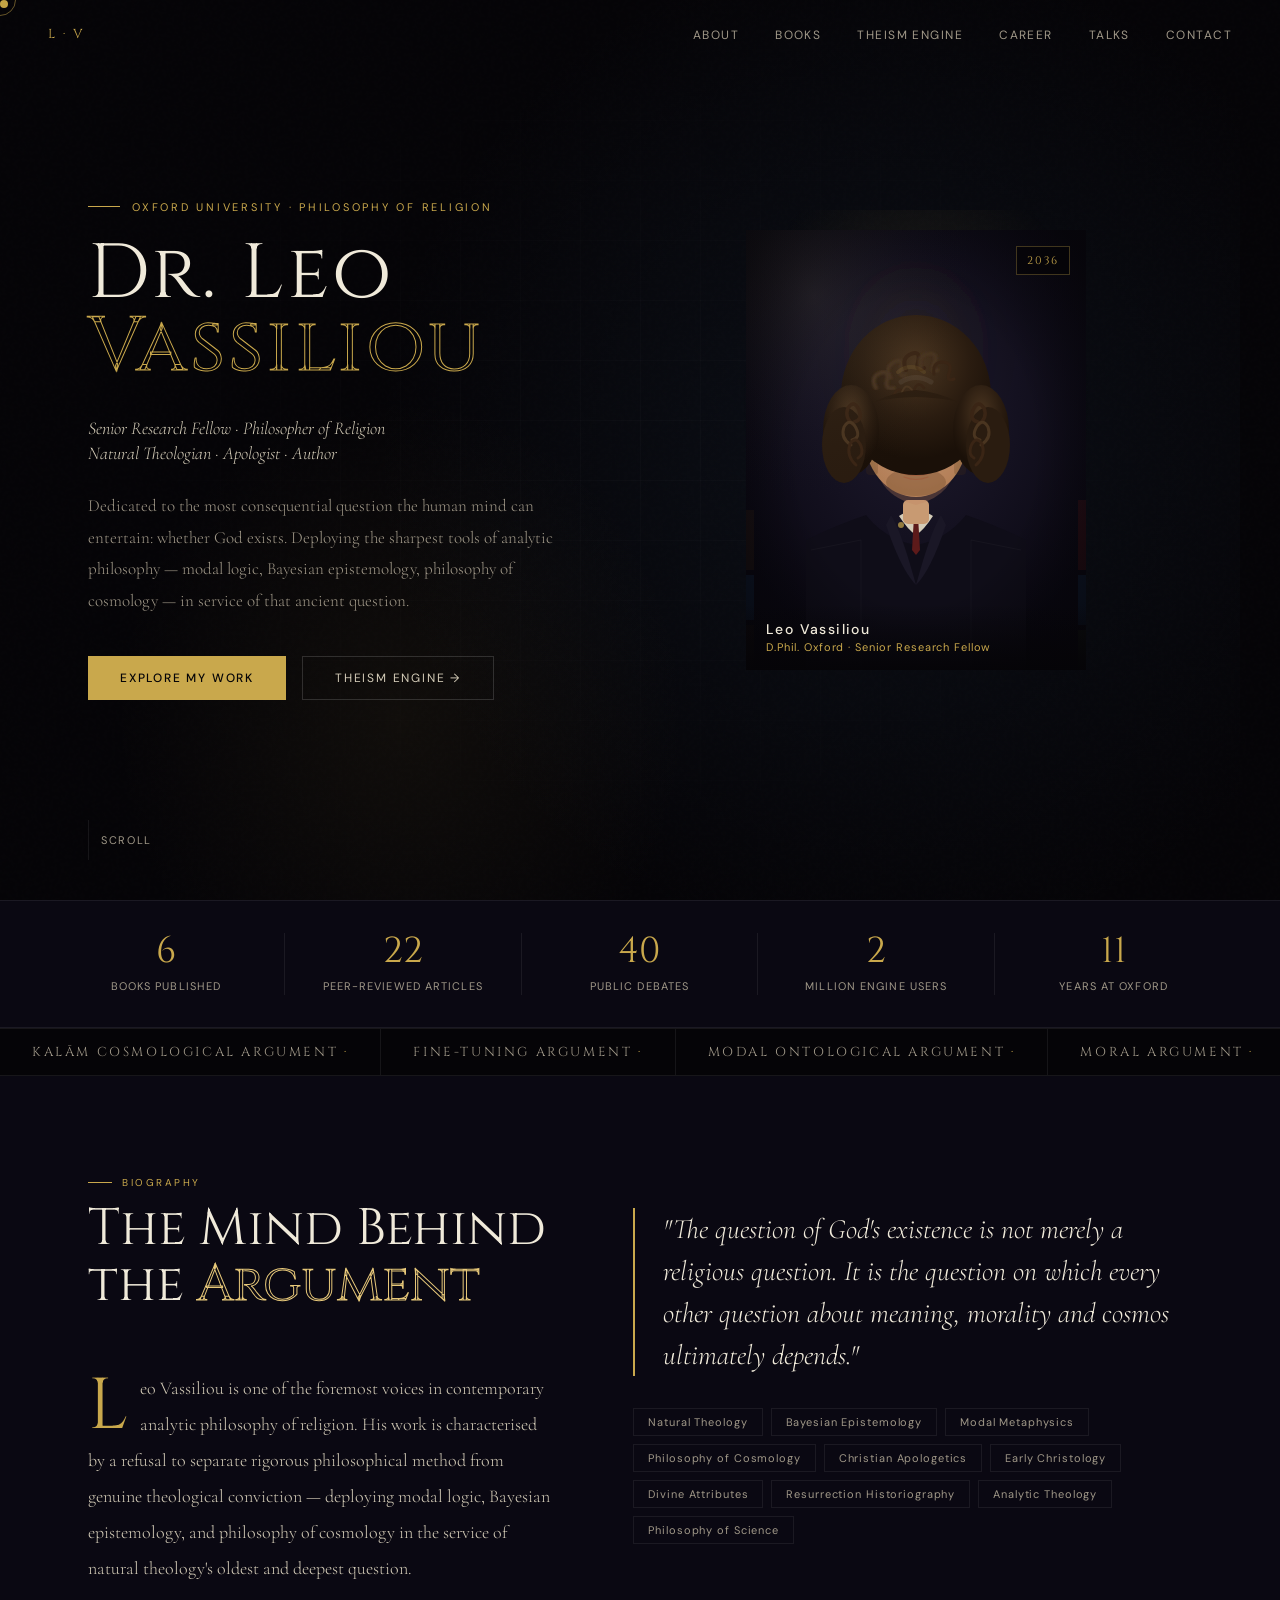
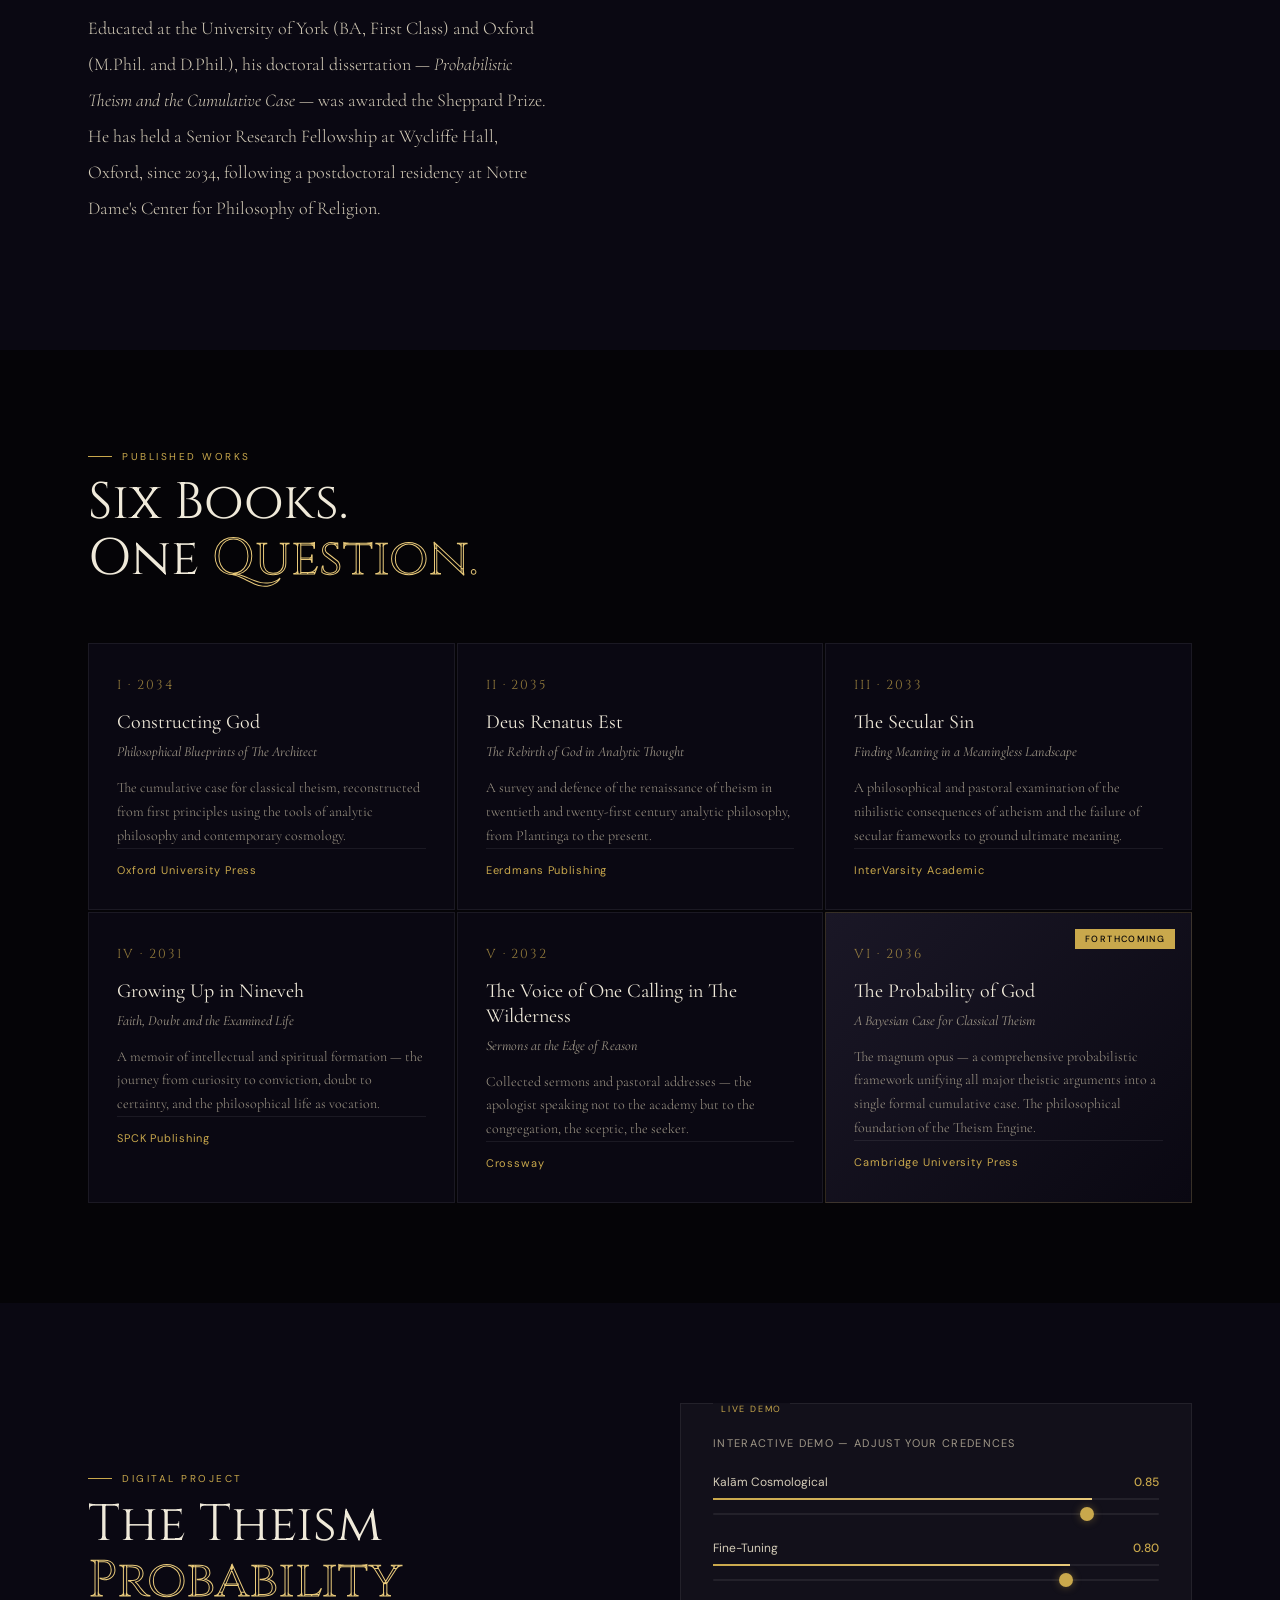
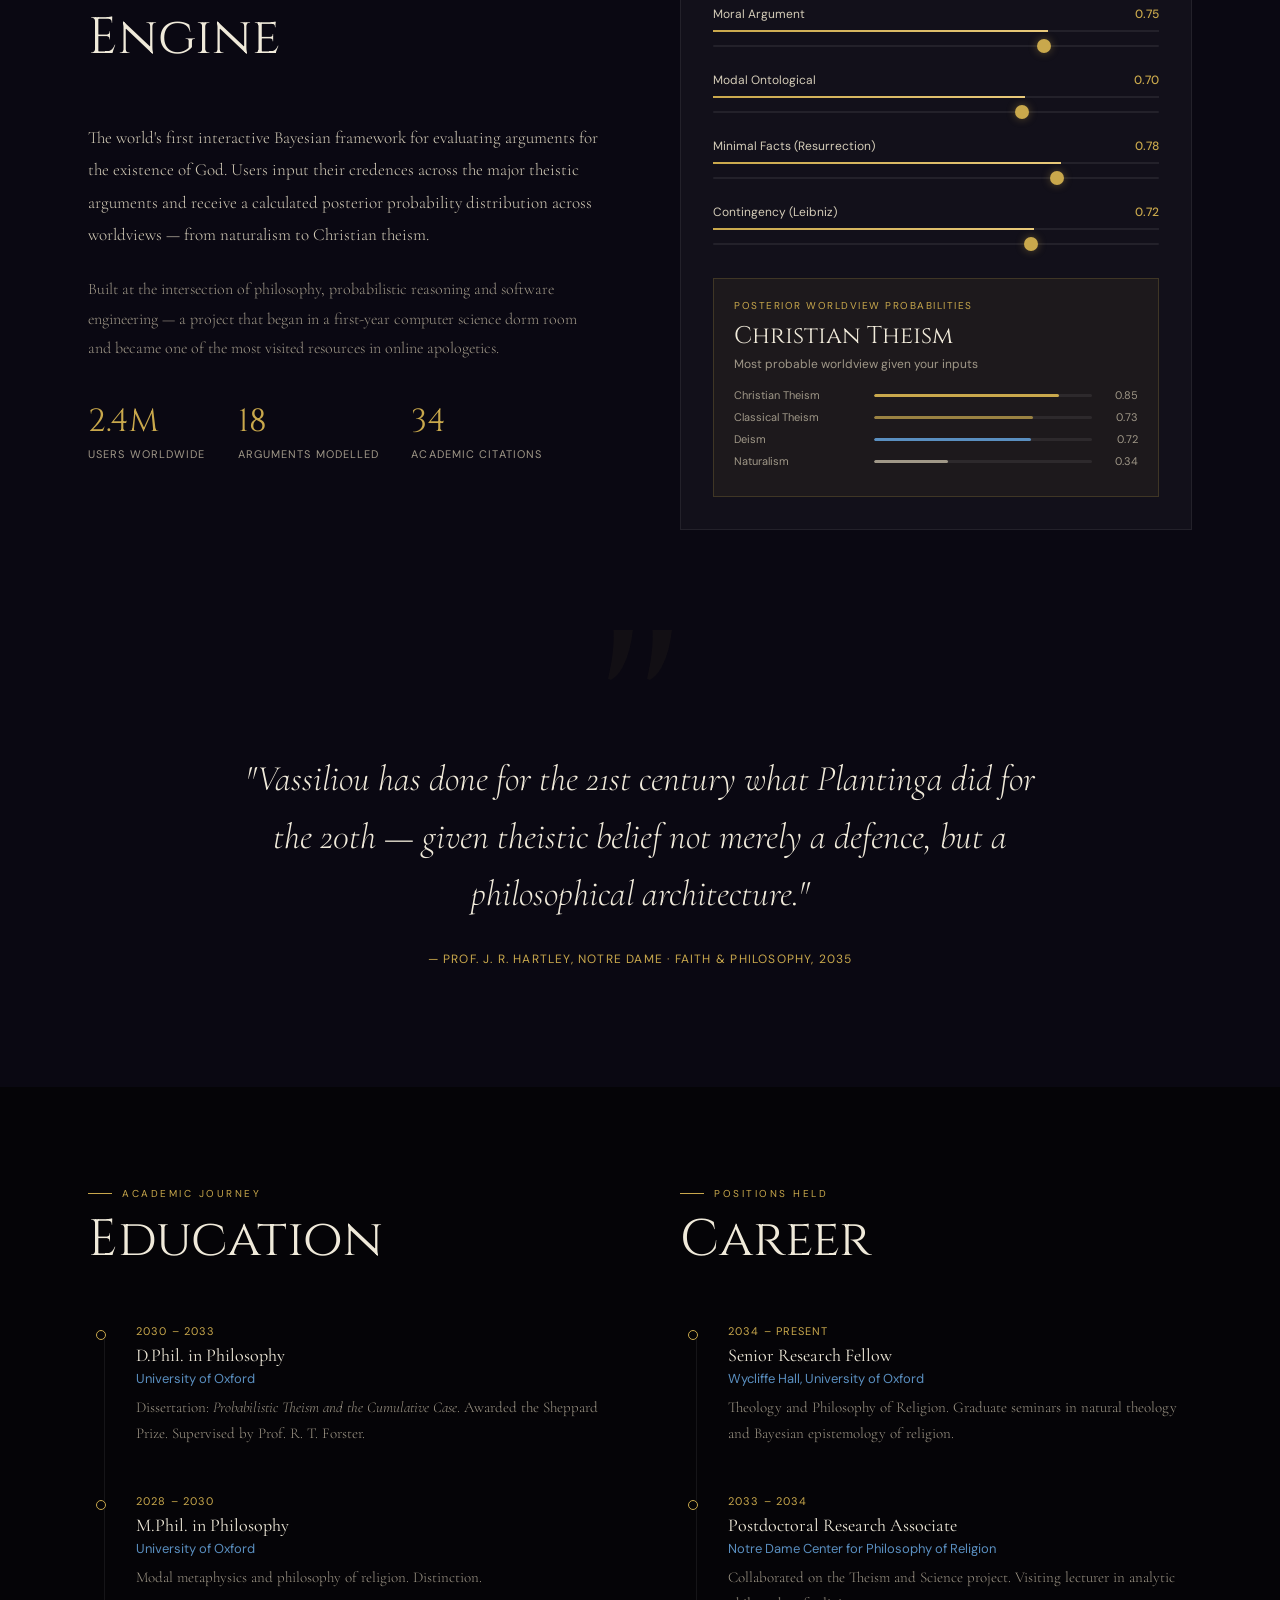
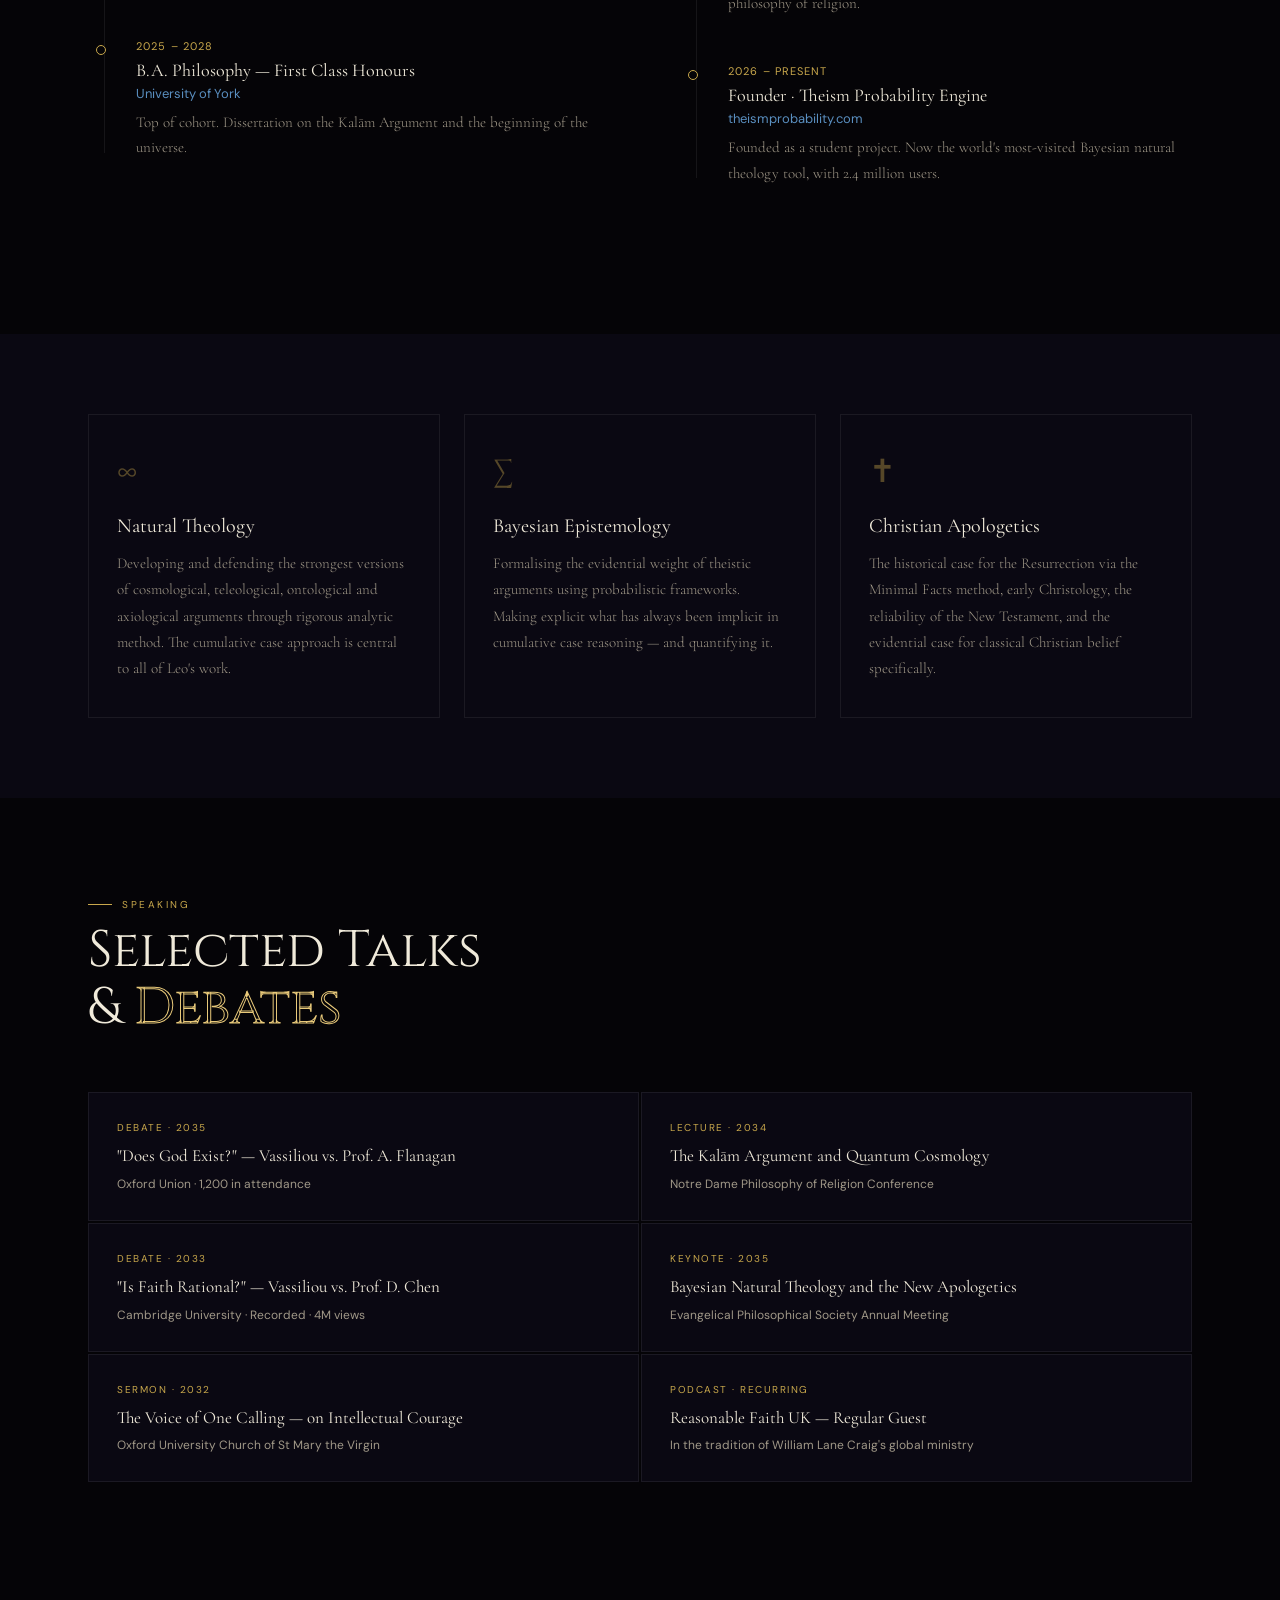
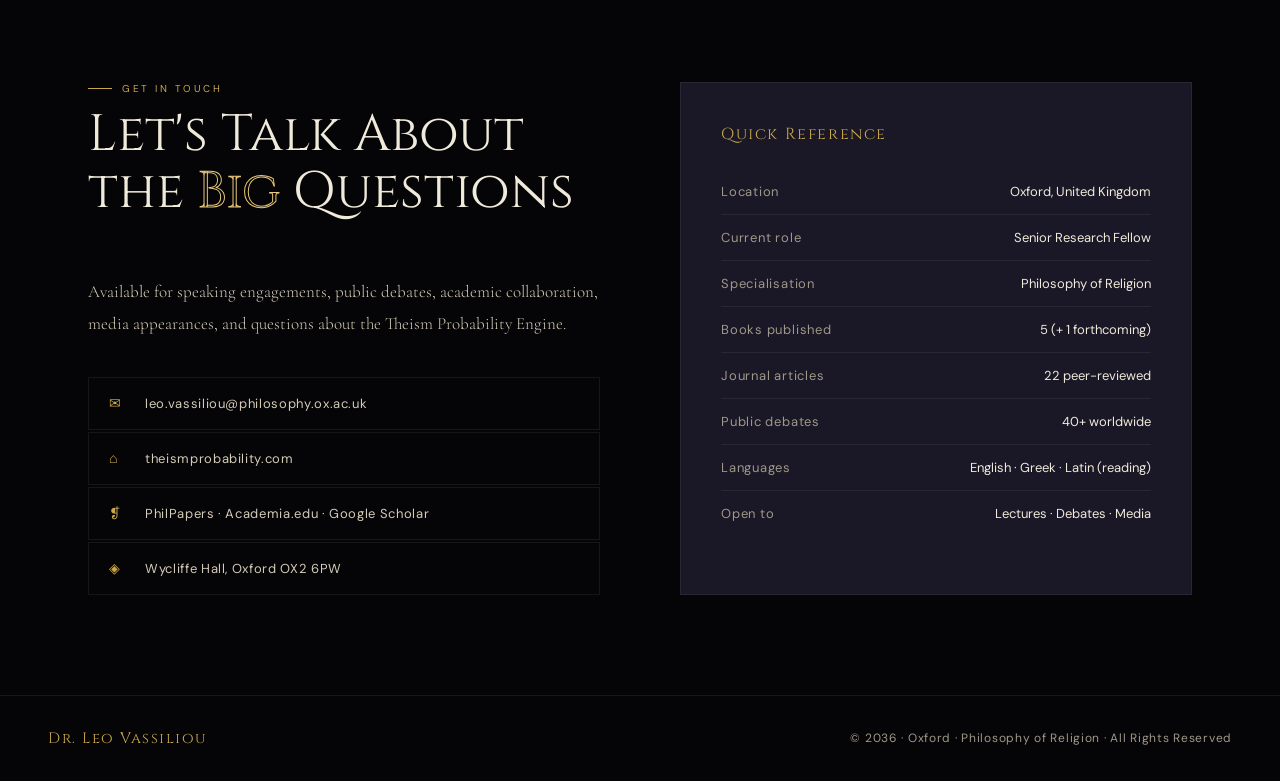
<file: TPE/dream.html>
<!DOCTYPE html>
<html lang="en">
<head>
<meta charset="UTF-8">
<meta name="viewport" content="width=device-width, initial-scale=1.0">
<title>Dr. Leo Vassiliou — Philosopher & Theologian</title>
<link rel="preconnect" href="https://fonts.googleapis.com">
<link href="https://fonts.googleapis.com/css2?family=Cormorant+Garamond:ital,wght@0,300;0,400;0,500;0,600;1,300;1,400;1,500&family=Cinzel:wght@400;500;600&family=DM+Sans:wght@300;400;500&display=swap" rel="stylesheet">
<style>
*{margin:0;padding:0;box-sizing:border-box}
:root{
  --void:#050407;
  --deep:#0a0812;
  --mid:#12101a;
  --surface:#1a1726;
  --border:rgba(255,255,255,0.07);
  --gold:#c9a84c;
  --gold2:#e8c97a;
  --gold3:rgba(201,168,76,0.15);
  --ivory:#f0eada;
  --ivory2:#d4ccb8;
  --ivory3:#a09888;
  --blue:#3a5f8a;
  --blue2:#5a8fc0;
  --serif:'Cormorant Garamond',Georgia,serif;
  --display:'Cinzel',serif;
  --sans:'DM Sans',system-ui,sans-serif;
}
html{scroll-behavior:smooth;overflow-x:hidden}
body{
  background:var(--void);
  color:var(--ivory);
  font-family:var(--serif);
  cursor:none;
  overflow-x:hidden;
}

/* CUSTOM CURSOR */
#cursor{
  position:fixed;width:8px;height:8px;
  background:var(--gold);border-radius:50%;
  pointer-events:none;z-index:9999;
  transition:transform 0.15s ease,opacity 0.15s;
  mix-blend-mode:difference;
}
#cursor-ring{
  position:fixed;width:32px;height:32px;
  border:1px solid var(--gold);border-radius:50%;
  pointer-events:none;z-index:9998;
  transition:transform 0.35s cubic-bezier(0.23,1,0.32,1),width 0.3s,height 0.3s,opacity 0.3s;
  opacity:0.5;
}
body:hover #cursor{opacity:1}

/* NOISE OVERLAY */
body::before{
  content:'';position:fixed;inset:0;
  background-image:url("data:image/svg+xml,%3Csvg viewBox='0 0 256 256' xmlns='http://www.w3.org/2000/svg'%3E%3Cfilter id='n'%3E%3CfeTurbulence type='fractalNoise' baseFrequency='0.9' numOctaves='4' stitchTiles='stitch'/%3E%3C/filter%3E%3Crect width='100%25' height='100%25' filter='url(%23n)' opacity='0.04'/%3E%3C/svg%3E");
  pointer-events:none;z-index:1;opacity:0.3;
}

/* NAV */
nav{
  position:fixed;top:0;left:0;right:0;z-index:500;
  padding:24px 48px;
  display:flex;justify-content:space-between;align-items:center;
  transition:background 0.4s,backdrop-filter 0.4s;
}
nav.scrolled{
  background:rgba(5,4,7,0.85);
  backdrop-filter:blur(20px);
  border-bottom:1px solid var(--border);
}
.nav-logo{
  font-family:var(--display);
  font-size:13px;letter-spacing:0.2em;
  color:var(--gold);text-transform:uppercase;
}
.nav-links{display:flex;gap:36px;list-style:none}
.nav-links a{
  font-family:var(--sans);font-size:12px;
  letter-spacing:0.12em;text-transform:uppercase;
  color:var(--ivory3);text-decoration:none;
  transition:color 0.3s;position:relative;
}
.nav-links a::after{
  content:'';position:absolute;bottom:-4px;left:0;
  width:0;height:0.5px;background:var(--gold);
  transition:width 0.3s;
}
.nav-links a:hover{color:var(--gold2)}
.nav-links a:hover::after{width:100%}

/* HERO */
#hero{
  min-height:100vh;
  display:grid;grid-template-columns:1fr 1fr;
  align-items:center;
  padding:0 48px;
  position:relative;overflow:hidden;
}
.hero-bg{
  position:absolute;inset:0;
  background:radial-gradient(ellipse 60% 80% at 70% 50%, rgba(58,95,138,0.12) 0%, transparent 70%),
             radial-gradient(ellipse 40% 60% at 30% 80%, rgba(201,168,76,0.06) 0%, transparent 60%);
}
.hero-grid-lines{
  position:absolute;inset:0;
  background-image:
    linear-gradient(rgba(255,255,255,0.02) 1px, transparent 1px),
    linear-gradient(90deg, rgba(255,255,255,0.02) 1px, transparent 1px);
  background-size:60px 60px;
  mask-image:radial-gradient(ellipse 80% 80% at 50% 50%, black 0%, transparent 70%);
}
.hero-left{
  position:relative;z-index:2;
  padding:120px 0;
  opacity:0;transform:translateY(30px);
  animation:fadeUp 1s ease 0.3s forwards;
}
.hero-eyebrow{
  font-family:var(--sans);font-size:11px;
  letter-spacing:0.25em;text-transform:uppercase;
  color:var(--gold);margin-bottom:24px;
  display:flex;align-items:center;gap:12px;
}
.hero-eyebrow::before{content:'';width:32px;height:1px;background:var(--gold)}
.hero-name{
  font-family:var(--display);
  font-size:clamp(52px,6vw,88px);
  font-weight:400;line-height:0.95;
  letter-spacing:0.04em;
  margin-bottom:32px;
}
.hero-name .first{color:var(--ivory);display:block}
.hero-name .last{
  color:transparent;
  -webkit-text-stroke:1px var(--gold);
  display:block;
}
.hero-title-line{
  display:flex;align-items:center;gap:16px;
  margin-bottom:24px;
}
.hero-title-text{
  font-size:18px;font-style:italic;color:var(--ivory2);
  font-weight:300;line-height:1.4;
}
.hero-desc{
  font-size:17px;line-height:1.85;color:var(--ivory3);
  max-width:480px;margin-bottom:40px;font-weight:300;
}
.hero-ctas{display:flex;gap:16px;flex-wrap:wrap}
.btn-primary{
  font-family:var(--sans);font-size:12px;
  letter-spacing:0.15em;text-transform:uppercase;
  padding:14px 32px;
  background:var(--gold);color:var(--void);
  border:none;cursor:none;
  transition:background 0.3s,transform 0.2s;
  font-weight:500;
}
.btn-primary:hover{background:var(--gold2);transform:translateY(-2px)}
.btn-ghost{
  font-family:var(--sans);font-size:12px;
  letter-spacing:0.15em;text-transform:uppercase;
  padding:13px 32px;
  background:transparent;color:var(--ivory2);
  border:1px solid rgba(255,255,255,0.15);cursor:none;
  transition:border-color 0.3s,color 0.3s,transform 0.2s;
  font-weight:400;
}
.btn-ghost:hover{border-color:var(--gold);color:var(--gold);transform:translateY(-2px)}

.hero-right{
  position:relative;z-index:2;
  display:flex;justify-content:center;align-items:center;
  padding:120px 0;
  opacity:0;transform:translateY(30px);
  animation:fadeUp 1s ease 0.6s forwards;
}

/* PORTRAIT */
.portrait-container{
  position:relative;width:340px;height:440px;
}
.portrait-glow{
  position:absolute;inset:-20px;
  background:radial-gradient(ellipse at 50% 40%, rgba(201,168,76,0.15) 0%, transparent 65%);
  animation:breathe 4s ease-in-out infinite;
}
.portrait-frame-outer{
  position:absolute;inset:0;
  border:1px solid rgba(201,168,76,0.25);
}
.portrait-frame-inner{
  position:absolute;inset:8px;
  border:1px solid rgba(201,168,76,0.1);
}
.portrait-corner{
  position:absolute;width:20px;height:20px;
}
.portrait-corner.tl{top:-1px;left:-1px;border-top:2px solid var(--gold);border-left:2px solid var(--gold)}
.portrait-corner.tr{top:-1px;right:-1px;border-top:2px solid var(--gold);border-right:2px solid var(--gold)}
.portrait-corner.bl{bottom:-1px;left:-1px;border-bottom:2px solid var(--gold);border-left:2px solid var(--gold)}
.portrait-corner.br{bottom:-1px;right:-1px;border-bottom:2px solid var(--gold);border-right:2px solid var(--gold)}
.portrait-svg-wrap{
  position:absolute;inset:0;overflow:hidden;
  background:linear-gradient(160deg,#1a1726 0%,#0d0b14 100%);
}

/* SVG PORTRAIT ILLUSTRATION */
.portrait-caption-bar{
  position:absolute;bottom:0;left:0;right:0;
  padding:16px 20px;
  background:linear-gradient(transparent,rgba(5,4,7,0.92));
  font-family:var(--sans);
}
.portrait-caption-name{font-size:14px;color:var(--ivory);letter-spacing:0.1em;font-weight:500}
.portrait-caption-role{font-size:11px;color:var(--gold);letter-spacing:0.08em;margin-top:2px}
.portrait-year-badge{
  position:absolute;top:16px;right:16px;
  font-family:var(--display);font-size:11px;
  color:var(--gold);letter-spacing:0.15em;
  background:rgba(5,4,7,0.7);
  padding:6px 10px;border:1px solid rgba(201,168,76,0.3);
}

/* SCROLL INDICATOR */
.scroll-indicator{
  position:absolute;bottom:40px;left:48px;
  display:flex;align-items:center;gap:12px;
  font-family:var(--sans);font-size:11px;
  letter-spacing:0.15em;text-transform:uppercase;
  color:var(--ivory3);
  animation:fadeUp 1s ease 1.2s both;
}
.scroll-line{
  width:1px;height:40px;background:var(--border);position:relative;overflow:hidden;
}
.scroll-line::after{
  content:'';position:absolute;top:-40px;left:0;
  width:100%;height:100%;background:var(--gold);
  animation:scrollDown 2s ease-in-out infinite;
}
@keyframes scrollDown{
  0%{top:-40px}100%{top:40px}
}

/* STATS BAR */
.stats-bar{
  background:var(--deep);
  border-top:1px solid var(--border);
  border-bottom:1px solid var(--border);
  padding:32px 48px;
  display:grid;grid-template-columns:repeat(5,1fr);
  gap:0;
  opacity:0;
  animation:fadeUp 1s ease 1s forwards;
}
.stat{
  text-align:center;padding:0 24px;
  border-right:1px solid var(--border);
}
.stat:last-child{border-right:none}
.stat-num{
  font-family:var(--display);font-size:36px;
  color:var(--gold);line-height:1;margin-bottom:6px;
  display:block;
}
.stat-label{
  font-family:var(--sans);font-size:11px;
  letter-spacing:0.1em;text-transform:uppercase;
  color:var(--ivory3);
}

/* SECTIONS COMMON */
section{padding:100px 48px;max-width:1200px;margin:0 auto;position:relative}
.section-label{
  font-family:var(--sans);font-size:10px;
  letter-spacing:0.25em;text-transform:uppercase;
  color:var(--gold);margin-bottom:12px;
  display:flex;align-items:center;gap:10px;
}
.section-label::before{content:'';width:24px;height:1px;background:var(--gold)}
h2.section-title{
  font-family:var(--display);font-size:clamp(32px,4vw,52px);
  font-weight:400;line-height:1.1;
  color:var(--ivory);margin-bottom:56px;
}
h2.section-title em{
  color:transparent;-webkit-text-stroke:1px var(--gold2);
  font-style:normal;
}

/* ABOUT */
#about{
  background:var(--deep);
  max-width:100%;padding:100px 0;
}
.about-inner{
  max-width:1200px;margin:0 auto;
  padding:0 48px;
  display:grid;grid-template-columns:1fr 1.2fr;gap:80px;
  align-items:start;
}
.about-text p{
  font-size:18px;line-height:2;color:var(--ivory2);
  font-weight:300;margin-bottom:24px;
}
.about-text p:first-child::first-letter{
  font-family:var(--display);font-size:72px;float:left;
  line-height:0.75;padding-right:12px;padding-top:10px;
  color:var(--gold);
}
.about-pull{
  font-size:28px;font-style:italic;
  line-height:1.5;color:var(--ivory);
  border-left:2px solid var(--gold);
  padding-left:28px;margin:32px 0;
  font-weight:300;
}
.research-tags{display:flex;flex-wrap:wrap;gap:8px;margin-top:32px}
.rtag{
  font-family:var(--sans);font-size:11px;
  letter-spacing:0.08em;padding:6px 14px;
  border:1px solid var(--border);color:var(--ivory3);
  transition:border-color 0.3s,color 0.3s;
}
.rtag:hover{border-color:var(--gold);color:var(--gold)}

/* BOOKS */
.books-masonry{
  display:grid;
  grid-template-columns:repeat(3,1fr);
  gap:2px;
}
.book-card{
  background:var(--deep);
  border:1px solid var(--border);
  padding:32px 28px;
  position:relative;overflow:hidden;
  transition:transform 0.4s cubic-bezier(0.23,1,0.32,1),border-color 0.3s;
  cursor:none;
}
.book-card::before{
  content:'';position:absolute;
  left:0;top:0;bottom:0;width:2px;
  background:var(--gold);
  transform:scaleY(0);transform-origin:bottom;
  transition:transform 0.4s ease;
}
.book-card:hover{
  transform:translateY(-4px);
  border-color:rgba(201,168,76,0.3);
}
.book-card:hover::before{transform:scaleY(1)}
.book-card.featured{
  background:linear-gradient(135deg,var(--surface) 0%,var(--deep) 100%);
  border-color:rgba(201,168,76,0.2);
}
.book-num{
  font-family:var(--display);font-size:13px;
  color:var(--gold);letter-spacing:0.15em;
  margin-bottom:16px;opacity:0.7;
}
.book-title{
  font-family:var(--serif);font-size:20px;
  line-height:1.25;color:var(--ivory);margin-bottom:8px;
}
.book-sub{
  font-size:14px;font-style:italic;
  color:var(--ivory3);margin-bottom:16px;
}
.book-pub{
  font-family:var(--sans);font-size:11px;
  letter-spacing:0.08em;color:var(--gold);
  border-top:1px solid var(--border);padding-top:14px;
  margin-top:auto;
}
.book-coming{
  position:absolute;top:16px;right:16px;
  background:var(--gold);color:var(--void);
  font-family:var(--sans);font-size:9px;
  letter-spacing:0.15em;text-transform:uppercase;
  padding:4px 10px;font-weight:500;
}

/* THEISM ENGINE */
#engine{
  background:var(--deep);
  max-width:100%;padding:100px 0;
}
.engine-inner{
  max-width:1200px;margin:0 auto;padding:0 48px;
  display:grid;grid-template-columns:1fr 1fr;gap:80px;align-items:center;
}
.engine-demo{
  background:var(--mid);
  border:1px solid var(--border);
  padding:32px;
  position:relative;
}
.engine-demo::before{
  content:'LIVE DEMO';
  position:absolute;top:-1px;left:32px;
  font-family:var(--sans);font-size:9px;
  letter-spacing:0.2em;color:var(--gold);
  background:var(--mid);padding:0 8px;
}
.demo-title{
  font-family:var(--sans);font-size:11px;
  letter-spacing:0.12em;text-transform:uppercase;
  color:var(--ivory3);margin-bottom:24px;
}
.arg-row{margin-bottom:20px}
.arg-header{
  display:flex;justify-content:space-between;
  margin-bottom:8px;
  font-family:var(--sans);font-size:12px;
}
.arg-name{color:var(--ivory2)}
.arg-val{color:var(--gold);font-weight:500}
.arg-track{
  height:2px;background:var(--border);position:relative;
}
.arg-fill{
  height:100%;background:linear-gradient(90deg,var(--gold),var(--gold2));
  transition:width 0.8s cubic-bezier(0.23,1,0.32,1);
}
input[type=range]{
  width:100%;margin-top:4px;
  -webkit-appearance:none;background:transparent;cursor:none;
}
input[type=range]::-webkit-slider-runnable-track{
  height:2px;background:var(--border);border-radius:1px;
}
input[type=range]::-webkit-slider-thumb{
  -webkit-appearance:none;width:14px;height:14px;
  border-radius:50%;background:var(--gold);
  margin-top:-6px;cursor:none;
  box-shadow:0 0 8px rgba(201,168,76,0.4);
  transition:transform 0.2s;
}
input[type=range]::-webkit-slider-thumb:hover{transform:scale(1.3)}
.result-box{
  margin-top:28px;background:rgba(201,168,76,0.06);
  border:1px solid rgba(201,168,76,0.2);
  padding:20px;
}
.result-label{
  font-family:var(--sans);font-size:10px;
  letter-spacing:0.15em;text-transform:uppercase;
  color:var(--gold);margin-bottom:8px;
}
.result-main{
  font-family:var(--display);font-size:24px;
  color:var(--ivory);margin-bottom:4px;
}
.result-sub{
  font-family:var(--sans);font-size:12px;
  color:var(--ivory3);
}
.worldview-bars{margin-top:16px}
.wb-row{display:flex;align-items:center;gap:10px;margin-bottom:8px}
.wb-label{font-family:var(--sans);font-size:11px;color:var(--ivory3);width:130px;flex-shrink:0}
.wb-track{flex:1;height:3px;background:var(--border);border-radius:2px;overflow:hidden}
.wb-fill{height:100%;background:var(--blue2);border-radius:2px;transition:width 1s cubic-bezier(0.23,1,0.32,1)}
.wb-fill.theism{background:var(--gold)}
.wb-pct{font-family:var(--sans);font-size:11px;color:var(--ivory3);min-width:36px;text-align:right}

/* TIMELINE */
.timeline-container{position:relative;padding-left:48px}
.timeline-spine{
  position:absolute;left:16px;top:8px;bottom:8px;
  width:1px;background:var(--border);
}
.tl-item{
  position:relative;margin-bottom:48px;
  opacity:0;transform:translateX(-20px);
  transition:opacity 0.6s ease,transform 0.6s ease;
}
.tl-item.visible{opacity:1;transform:translateX(0)}
.tl-marker{
  position:absolute;left:-40px;top:6px;
  width:10px;height:10px;border-radius:50%;
  background:var(--void);border:1.5px solid var(--gold);
  transition:background 0.3s;
}
.tl-item:hover .tl-marker{background:var(--gold)}
.tl-year{
  font-family:var(--sans);font-size:11px;
  letter-spacing:0.1em;color:var(--gold);
  margin-bottom:6px;text-transform:uppercase;
}
.tl-title{
  font-size:18px;color:var(--ivory);margin-bottom:4px;
}
.tl-place{
  font-family:var(--sans);font-size:13px;
  color:var(--blue2);margin-bottom:8px;
}
.tl-desc{font-size:15px;color:var(--ivory3);line-height:1.7;font-weight:300}

/* TALKS */
.talks-grid{
  display:grid;grid-template-columns:repeat(2,1fr);gap:2px;
}
.talk-card{
  background:var(--deep);border:1px solid var(--border);
  padding:28px;transition:border-color 0.3s,background 0.3s;
  cursor:none;position:relative;overflow:hidden;
}
.talk-card::after{
  content:'';position:absolute;inset:0;
  background:linear-gradient(135deg,rgba(201,168,76,0.05) 0%,transparent 50%);
  opacity:0;transition:opacity 0.3s;
}
.talk-card:hover{border-color:rgba(201,168,76,0.25)}
.talk-card:hover::after{opacity:1}
.talk-type{
  font-family:var(--sans);font-size:10px;
  letter-spacing:0.15em;text-transform:uppercase;
  color:var(--gold);margin-bottom:10px;
}
.talk-title{font-size:17px;color:var(--ivory);line-height:1.4;margin-bottom:8px}
.talk-venue{font-family:var(--sans);font-size:12px;color:var(--ivory3)}

/* PHILOSOPHY SECTION */
.phil-grid{display:grid;grid-template-columns:repeat(3,1fr);gap:24px}
.phil-card{
  border:1px solid var(--border);padding:36px 28px;
  position:relative;overflow:hidden;
  transition:border-color 0.4s,transform 0.4s;
  cursor:none;
}
.phil-card:hover{border-color:rgba(201,168,76,0.3);transform:translateY(-4px)}
.phil-icon{
  font-family:var(--display);font-size:32px;
  color:var(--gold);opacity:0.4;margin-bottom:20px;
  display:block;
}
.phil-title{font-size:20px;color:var(--ivory);margin-bottom:12px}
.phil-text{font-size:15px;color:var(--ivory3);line-height:1.75;font-weight:300}

/* QUOTE SECTION */
.quote-section{
  text-align:center;padding:120px 48px;
  background:var(--deep);
  position:relative;overflow:hidden;
  max-width:100%;
}
.quote-section::before{
  content:'"';
  position:absolute;top:-40px;left:50%;transform:translateX(-50%);
  font-family:var(--display);font-size:300px;
  color:rgba(201,168,76,0.04);pointer-events:none;
  line-height:1;
}
.quote-text{
  font-size:clamp(22px,3vw,36px);
  font-style:italic;line-height:1.6;
  color:var(--ivory);font-weight:300;
  max-width:800px;margin:0 auto 28px;
}
.quote-attr{
  font-family:var(--sans);font-size:12px;
  letter-spacing:0.1em;color:var(--gold);
  text-transform:uppercase;
}

/* CONTACT */
#contact{background:var(--void);max-width:100%;padding:100px 0}
.contact-inner{max-width:1200px;margin:0 auto;padding:0 48px;display:grid;grid-template-columns:1fr 1fr;gap:80px}
.contact-text{font-size:17px;line-height:1.9;color:var(--ivory2);font-weight:300}
.contact-links-list{display:flex;flex-direction:column;gap:2px;margin-top:36px}
.c-link{
  display:flex;align-items:center;gap:16px;
  padding:16px 20px;
  border:1px solid var(--border);
  color:var(--ivory2);text-decoration:none;
  font-family:var(--sans);font-size:13px;
  transition:border-color 0.3s,background 0.3s,color 0.3s;
  letter-spacing:0.05em;cursor:none;
}
.c-link:hover{border-color:var(--gold);background:rgba(201,168,76,0.05);color:var(--gold)}
.c-icon{color:var(--gold);font-family:var(--display);font-size:14px;width:20px}
.contact-info-panel{
  background:var(--surface);border:1px solid var(--border);
  padding:40px;
}
.info-row{
  display:flex;justify-content:space-between;align-items:center;
  padding:14px 0;border-bottom:1px solid var(--border);
  font-family:var(--sans);font-size:13px;
}
.info-row:last-child{border-bottom:none}
.info-label{color:var(--ivory3);letter-spacing:0.06em}
.info-val{color:var(--ivory);text-align:right}

/* FOOTER */
footer{
  background:var(--void);
  border-top:1px solid var(--border);
  padding:32px 48px;
  display:flex;justify-content:space-between;align-items:center;
}
.footer-name{font-family:var(--display);font-size:15px;color:var(--gold);letter-spacing:0.1em}
.footer-right{font-family:var(--sans);font-size:12px;color:var(--ivory3);letter-spacing:0.06em}

/* ANIMATIONS */
@keyframes fadeUp{from{opacity:0;transform:translateY(30px)}to{opacity:1;transform:translateY(0)}}
@keyframes breathe{0%,100%{transform:scale(1);opacity:1}50%{transform:scale(1.05);opacity:0.8}}
@keyframes float{0%,100%{transform:translateY(0)}50%{transform:translateY(-12px)}}
@keyframes shimmer{0%{opacity:0.3}50%{opacity:0.7}100%{opacity:0.3}}
@keyframes counterUp{from{opacity:0}to{opacity:1}}
@keyframes rotate{from{transform:rotate(0deg)}to{transform:rotate(360deg)}}

/* SCROLL REVEAL */
.reveal{opacity:0;transform:translateY(40px);transition:opacity 0.8s ease,transform 0.8s cubic-bezier(0.23,1,0.32,1)}
.reveal.visible{opacity:1;transform:translateY(0)}
.reveal-delay-1{transition-delay:0.1s}
.reveal-delay-2{transition-delay:0.2s}
.reveal-delay-3{transition-delay:0.3s}

/* PARALLAX BG ELEMENTS */
.parallax-orb{
  position:absolute;border-radius:50%;pointer-events:none;
  animation:breathe 6s ease-in-out infinite;
}

/* HORIZONTAL MARQUEE */
.marquee-wrap{
  overflow:hidden;border-top:1px solid var(--border);border-bottom:1px solid var(--border);
  background:var(--void);padding:0;
}
.marquee-track{
  display:flex;gap:0;white-space:nowrap;
  animation:marquee 20s linear infinite;
}
.marquee-item{
  font-family:var(--display);font-size:13px;
  letter-spacing:0.2em;text-transform:uppercase;
  color:var(--ivory3);padding:14px 32px;
  border-right:1px solid var(--border);
  flex-shrink:0;
}
.marquee-dot{color:var(--gold)}
@keyframes marquee{from{transform:translateX(0)}to{transform:translateX(-50%)}}

/* ACTIVE NAV */
.nav-links a.active{color:var(--gold2)}

/* RESPONSIVE */
@media(max-width:900px){
  #hero{grid-template-columns:1fr}
  .hero-right{display:none}
  .about-inner,.engine-inner,.contact-inner{grid-template-columns:1fr}
  .books-masonry,.talks-grid,.phil-grid{grid-template-columns:1fr}
  .stats-bar{grid-template-columns:repeat(3,1fr)}
  nav{padding:16px 24px}
  .nav-links{display:none}
  section,.about-inner,.engine-inner,.contact-inner{padding-left:24px;padding-right:24px}
}
</style>
</head>
<body>

<div id="cursor"></div>
<div id="cursor-ring"></div>

<!-- NAV -->
<nav id="navbar">
  <div class="nav-logo">L · V</div>
  <ul class="nav-links">
    <li><a href="#about">About</a></li>
    <li><a href="#books">Books</a></li>
    <li><a href="#engine">Theism Engine</a></li>
    <li><a href="#career">Career</a></li>
    <li><a href="#talks">Talks</a></li>
    <li><a href="#contact">Contact</a></li>
  </ul>
</nav>

<!-- HERO -->
<section id="hero">
  <div class="hero-bg"></div>
  <div class="hero-grid-lines"></div>

  <div class="hero-left">
    <div class="hero-eyebrow">Oxford University · Philosophy of Religion</div>
    <h1 class="hero-name">
      <span class="first">Dr. Leo</span>
      <span class="last">Vassiliou</span>
    </h1>
    <div class="hero-title-line">
      <div class="hero-title-text">Senior Research Fellow · Philosopher of Religion<br>Natural Theologian · Apologist · Author</div>
    </div>
    <p class="hero-desc">
      Dedicated to the most consequential question the human mind can entertain: whether God exists. Deploying the sharpest tools of analytic philosophy — modal logic, Bayesian epistemology, philosophy of cosmology — in service of that ancient question.
    </p>
    <div class="hero-ctas">
      <button class="btn-primary" onclick="document.getElementById('books').scrollIntoView({behavior:'smooth'})">Explore My Work</button>
      <button class="btn-ghost" onclick="document.getElementById('engine').scrollIntoView({behavior:'smooth'})">Theism Engine →</button>
    </div>
  </div>

  <div class="hero-right">
    <div class="portrait-container">
      <div class="portrait-glow"></div>
      <div class="portrait-frame-outer">
        <div class="portrait-corner tl"></div>
        <div class="portrait-corner tr"></div>
        <div class="portrait-corner bl"></div>
        <div class="portrait-corner br"></div>
      </div>
      <div class="portrait-frame-inner"></div>
      <div class="portrait-svg-wrap">
        <!-- SVG PORTRAIT: Curly-haired Oxford academic illustration -->
        <svg viewBox="0 0 340 440" xmlns="http://www.w3.org/2000/svg" width="340" height="440">
          <defs>
            <radialGradient id="bgGrad" cx="50%" cy="40%" r="60%">
              <stop offset="0%" stop-color="#1e1a2e"/>
              <stop offset="100%" stop-color="#0a0812"/>
            </radialGradient>
            <radialGradient id="faceGrad" cx="50%" cy="40%" r="55%">
              <stop offset="0%" stop-color="#d4a882"/>
              <stop offset="100%" stop-color="#b8865a"/>
            </radialGradient>
            <radialGradient id="hairGrad" cx="50%" cy="30%" r="60%">
              <stop offset="0%" stop-color="#4a3520"/>
              <stop offset="60%" stop-color="#2a1c10"/>
              <stop offset="100%" stop-color="#1a1008"/>
            </radialGradient>
            <radialGradient id="glowFace" cx="50%" cy="30%" r="50%">
              <stop offset="0%" stop-color="rgba(201,168,76,0.08)"/>
              <stop offset="100%" stop-color="transparent"/>
            </radialGradient>
            <filter id="softBlur">
              <feGaussianBlur stdDeviation="2"/>
            </filter>
            <filter id="hairBlur">
              <feGaussianBlur stdDeviation="0.8"/>
            </filter>
          </defs>

          <!-- Background -->
          <rect width="340" height="440" fill="url(#bgGrad)"/>

          <!-- Subtle atmospheric glow -->
          <ellipse cx="170" cy="180" rx="120" ry="150" fill="url(#glowFace)" filter="url(#softBlur)"/>

          <!-- GOWN / ACADEMIC OUTFIT -->
          <!-- Body/torso - dark academic jacket -->
          <path d="M60 440 L60 310 Q90 295 120 285 Q140 310 170 315 Q200 310 220 285 Q250 295 280 310 L280 440Z" fill="#0f0d18"/>
          <!-- Jacket lapels -->
          <path d="M140 295 Q155 340 170 355 Q155 300 145 285Z" fill="#1a1726"/>
          <path d="M200 295 Q185 340 170 355 Q185 300 195 285Z" fill="#1a1726"/>
          <!-- White collar/shirt -->
          <path d="M153 286 Q162 300 170 305 Q178 300 187 286 Q178 280 170 282 Q162 280 153 286Z" fill="#d4ccb8"/>
          <!-- Tie - deep burgundy -->
          <path d="M168 286 L166 320 L170 325 L174 320 L172 286 L170 285Z" fill="#5c1a1a"/>
          <!-- Jacket texture lines -->
          <path d="M65 320 Q90 315 115 310 L115 440" stroke="rgba(255,255,255,0.03)" stroke-width="1" fill="none"/>
          <path d="M275 320 Q250 315 225 310 L225 440" stroke="rgba(255,255,255,0.03)" stroke-width="1" fill="none"/>
          <!-- Gold pin/badge on lapel -->
          <circle cx="155" cy="295" r="3" fill="#c9a84c" opacity="0.7"/>

          <!-- NECK -->
          <rect x="157" y="270" width="26" height="24" rx="5" fill="#c89a72"/>

          <!-- EARS -->
          <ellipse cx="125" cy="210" rx="10" ry="14" fill="#c89a72"/>
          <ellipse cx="215" cy="210" rx="10" ry="14" fill="#c89a72"/>
          <ellipse cx="125" cy="210" rx="6" ry="9" fill="#b8835a" opacity="0.6"/>
          <ellipse cx="215" cy="210" rx="6" ry="9" fill="#b8835a" opacity="0.6"/>

          <!-- FACE -->
          <ellipse cx="170" cy="205" rx="52" ry="62" fill="url(#faceGrad)"/>
          <!-- Face shadow/depth -->
          <ellipse cx="170" cy="220" rx="48" ry="50" fill="rgba(0,0,0,0.05)"/>
          <!-- Jaw definition -->
          <path d="M128 225 Q130 265 170 275 Q210 265 212 225" fill="#c08060" opacity="0.3"/>

          <!-- BROW AREA - slightly furrowed (his characteristic look) -->
          <!-- Left eyebrow - slightly furrowed inward -->
          <path d="M136 183 Q148 178 160 181" stroke="#3d2810" stroke-width="3" fill="none" stroke-linecap="round"/>
          <!-- Right eyebrow -->
          <path d="M180 181 Q192 178 204 183" stroke="#3d2810" stroke-width="3" fill="none" stroke-linecap="round"/>
          <!-- Brow furrow lines (subtle) -->
          <path d="M167 184 L169 188" stroke="#b8865a" stroke-width="0.8" opacity="0.4"/>
          <path d="M173 184 L171 188" stroke="#b8865a" stroke-width="0.8" opacity="0.4"/>

          <!-- EYES - grey/dark, direct gaze -->
          <!-- Eye sockets shadow -->
          <ellipse cx="148" cy="202" rx="16" ry="12" fill="rgba(0,0,0,0.12)"/>
          <ellipse cx="192" cy="202" rx="16" ry="12" fill="rgba(0,0,0,0.12)"/>
          <!-- Eye whites -->
          <ellipse cx="148" cy="202" rx="13" ry="9" fill="#e8e0d4"/>
          <ellipse cx="192" cy="202" rx="13" ry="9" fill="#e8e0d4"/>
          <!-- Irises - grey-blue -->
          <circle cx="148" cy="202" r="7" fill="#7a8a8f"/>
          <circle cx="192" cy="202" r="7" fill="#7a8a8f"/>
          <!-- Pupils -->
          <circle cx="148" cy="202" r="4" fill="#1a1410"/>
          <circle cx="192" cy="202" r="4" fill="#1a1410"/>
          <!-- Iris detail rings -->
          <circle cx="148" cy="202" r="6.5" fill="none" stroke="#5a6a6f" stroke-width="0.5" opacity="0.6"/>
          <circle cx="192" cy="202" r="6.5" fill="none" stroke="#5a6a6f" stroke-width="0.5" opacity="0.6"/>
          <!-- Eye highlights -->
          <circle cx="151" cy="199" r="2" fill="rgba(255,255,255,0.65)"/>
          <circle cx="195" cy="199" r="2" fill="rgba(255,255,255,0.65)"/>
          <circle cx="145" cy="204" r="0.8" fill="rgba(255,255,255,0.3)"/>
          <circle cx="189" cy="204" r="0.8" fill="rgba(255,255,255,0.3)"/>
          <!-- Upper eyelids -->
          <path d="M135 196 Q148 191 161 196" stroke="#8a6040" stroke-width="1.5" fill="none" opacity="0.8"/>
          <path d="M179 196 Q192 191 205 196" stroke="#8a6040" stroke-width="1.5" fill="none" opacity="0.8"/>
          <!-- Lower lash lines -->
          <path d="M137 208 Q148 212 160 208" stroke="#8a6040" stroke-width="0.8" fill="none" opacity="0.5"/>
          <path d="M180 208 Q192 212 203 208" stroke="#8a6040" stroke-width="0.8" fill="none" opacity="0.5"/>

          <!-- NOSE -->
          <path d="M165 205 L161 228 Q165 233 170 233 Q175 233 179 228 L175 205" fill="none" stroke="rgba(0,0,0,0.12)" stroke-width="1.5"/>
          <!-- Nostril hint -->
          <ellipse cx="162" cy="230" rx="5" ry="3.5" fill="rgba(0,0,0,0.15)"/>
          <ellipse cx="178" cy="230" rx="5" ry="3.5" fill="rgba(0,0,0,0.15)"/>
          <!-- Nose bridge highlight -->
          <line x1="170" y1="190" x2="170" y2="225" stroke="rgba(255,255,255,0.1)" stroke-width="2"/>

          <!-- LIGHT BEARD/STUBBLE -->
          <!-- Chin area stubble -->
          <ellipse cx="170" cy="252" rx="30" ry="14" fill="rgba(80,50,20,0.25)"/>
          <!-- Mustache area -->
          <path d="M155 238 Q163 241 170 240 Q177 241 185 238" stroke="rgba(80,50,20,0.3)" stroke-width="2.5" fill="none" stroke-linecap="round"/>
          <!-- Sideburn area -->
          <rect x="120" y="215" width="12" height="30" rx="4" fill="rgba(80,50,20,0.2)"/>
          <rect x="208" y="215" width="12" height="30" rx="4" fill="rgba(80,50,20,0.2)"/>

          <!-- MOUTH - neutral/serious expression -->
          <path d="M154 242 Q162 246 170 245 Q178 246 186 242" stroke="#a06040" stroke-width="1.8" fill="none" stroke-linecap="round"/>
          <!-- Lower lip -->
          <path d="M158 247 Q170 252 182 247" stroke="#a06040" stroke-width="1.2" fill="rgba(160,100,70,0.15)" stroke-linecap="round"/>

          <!-- CURLY HAIR - Leo's distinctive curly medium-length hair -->
          <!-- Back/side hair mass -->
          <ellipse cx="170" cy="165" rx="75" ry="80" fill="url(#hairGrad)"/>
          <!-- Left side curls cascading down -->
          <ellipse cx="105" cy="200" rx="28" ry="45" fill="url(#hairGrad)"/>
          <ellipse cx="98" cy="215" rx="22" ry="38" fill="#2a1c10"/>
          <!-- Right side curls -->
          <ellipse cx="235" cy="200" rx="28" ry="45" fill="url(#hairGrad)"/>
          <ellipse cx="242" cy="215" rx="22" ry="38" fill="#2a1c10"/>

          <!-- Curl texture - individual curls on top -->
          <!-- Top curls -->
          <path d="M145 148 Q138 138 148 132 Q158 127 155 138 Q152 148 160 145" stroke="#4a3520" stroke-width="3.5" fill="none" stroke-linecap="round" filter="url(#hairBlur)"/>
          <path d="M160 140 Q155 128 165 124 Q175 120 172 132 Q169 142 178 138" stroke="#3a2515" stroke-width="4" fill="none" stroke-linecap="round"/>
          <path d="M175 138 Q170 126 182 124 Q193 122 188 134 Q184 144 192 140" stroke="#4a3520" stroke-width="3.5" fill="none" stroke-linecap="round" filter="url(#hairBlur)"/>
          <path d="M188 144 Q186 132 197 132 Q207 133 203 143 Q200 152 208 149" stroke="#3a2515" stroke-width="3" fill="none" stroke-linecap="round"/>
          <path d="M130 158 Q124 147 134 143 Q144 139 141 151 Q139 160 148 158" stroke="#4a3520" stroke-width="4" fill="none" stroke-linecap="round" filter="url(#hairBlur)"/>
          <!-- Side curls left -->
          <path d="M108 195 Q98 188 102 178 Q108 169 113 180 Q117 190 108 192" stroke="#3a2515" stroke-width="3.5" fill="none" stroke-linecap="round"/>
          <path d="M105 215 Q94 208 98 197 Q104 187 110 198 Q115 208 106 210" stroke="#4a3520" stroke-width="3" fill="none" stroke-linecap="round"/>
          <path d="M110 235 Q100 226 104 214 Q110 205 115 216 Q118 225 112 228" stroke="#3a2515" stroke-width="3" fill="none" stroke-linecap="round"/>
          <!-- Side curls right -->
          <path d="M232 195 Q242 188 238 178 Q232 169 227 180 Q223 190 232 192" stroke="#3a2515" stroke-width="3.5" fill="none" stroke-linecap="round"/>
          <path d="M235 215 Q246 208 242 197 Q236 187 230 198 Q225 208 234 210" stroke="#4a3520" stroke-width="3" fill="none" stroke-linecap="round"/>
          <path d="M230 235 Q240 226 236 214 Q230 205 225 216 Q222 225 228 228" stroke="#3a2515" stroke-width="3" fill="none" stroke-linecap="round"/>

          <!-- Forehead hairline wisps -->
          <path d="M148 165 Q152 155 158 163" stroke="#3a2515" stroke-width="2.5" fill="none" stroke-linecap="round"/>
          <path d="M168 160 Q172 150 178 158" stroke="#3a2515" stroke-width="2.5" fill="none" stroke-linecap="round"/>
          <path d="M156 162 Q160 152 166 160" stroke="#4a3520" stroke-width="2" fill="none" stroke-linecap="round"/>

          <!-- Hair highlight/sheen -->
          <path d="M152 142 Q165 132 178 142" stroke="rgba(201,168,76,0.12)" stroke-width="4" fill="none" stroke-linecap="round"/>
          <path d="M155 152 Q170 143 185 152" stroke="rgba(255,255,255,0.06)" stroke-width="5" fill="none" stroke-linecap="round"/>

          <!-- Cover face top slightly with hair -->
          <path d="M128 172 Q148 162 170 160 Q192 162 212 172 Q200 168 170 167 Q140 168 128 172Z" fill="#2a1c10" opacity="0.8"/>

          <!-- DECORATIVE ELEMENTS - Oxford study background suggestion -->
          <!-- Book spine hints on left edge -->
          <rect x="0" y="280" width="8" height="60" fill="#3a2515" opacity="0.3"/>
          <rect x="0" y="345" width="8" height="45" fill="#1a3a5c" opacity="0.3"/>
          <rect x="0" y="395" width="8" height="45" fill="#2a1c10" opacity="0.3"/>
          <!-- Right side bookshelf hint -->
          <rect x="332" y="270" width="8" height="70" fill="#5c1a1a" opacity="0.3"/>
          <rect x="332" y="345" width="8" height="50" fill="#1a3a5c" opacity="0.3"/>
          <rect x="332" y="400" width="8" height="40" fill="#2a3a1c" opacity="0.3"/>

          <!-- Atmospheric vignette -->
          <radialGradient id="vignette" cx="50%" cy="50%" r="70%">
            <stop offset="50%" stop-color="transparent"/>
            <stop offset="100%" stop-color="rgba(5,4,7,0.7)"/>
          </radialGradient>
          <rect width="340" height="440" fill="url(#vignette)"/>

          <!-- Light source from upper left -->
          <radialGradient id="keyLight" cx="20%" cy="15%" r="50%">
            <stop offset="0%" stop-color="rgba(255,240,200,0.08)"/>
            <stop offset="100%" stop-color="transparent"/>
          </radialGradient>
          <rect width="340" height="440" fill="url(#keyLight)"/>
        </svg>
      </div>
      <div class="portrait-caption-bar">
        <div class="portrait-caption-name">Leo Vassiliou</div>
        <div class="portrait-caption-role">D.Phil. Oxford · Senior Research Fellow</div>
      </div>
      <div class="portrait-year-badge">2036</div>
    </div>
  </div>

  <div class="scroll-indicator">
    <div class="scroll-line"></div>
    Scroll
  </div>
</section>

<!-- STATS BAR -->
<div class="stats-bar">
  <div class="stat"><span class="stat-num" data-target="6">0</span><span class="stat-label">Books Published</span></div>
  <div class="stat"><span class="stat-num" data-target="22">0</span><span class="stat-label">Peer-Reviewed Articles</span></div>
  <div class="stat"><span class="stat-num" data-target="40">0</span><span class="stat-label">Public Debates</span></div>
  <div class="stat"><span class="stat-num" data-target="2">0</span><span class="stat-label">Million Engine Users</span></div>
  <div class="stat"><span class="stat-num" data-target="11">0</span><span class="stat-label">Years at Oxford</span></div>
</div>

<!-- MARQUEE -->
<div class="marquee-wrap">
  <div class="marquee-track" id="marquee">
    <span class="marquee-item">Kalām Cosmological Argument <span class="marquee-dot">·</span></span>
    <span class="marquee-item">Fine-Tuning Argument <span class="marquee-dot">·</span></span>
    <span class="marquee-item">Modal Ontological Argument <span class="marquee-dot">·</span></span>
    <span class="marquee-item">Moral Argument <span class="marquee-dot">·</span></span>
    <span class="marquee-item">Leibnizian Contingency <span class="marquee-dot">·</span></span>
    <span class="marquee-item">Minimal Facts — Resurrection <span class="marquee-dot">·</span></span>
    <span class="marquee-item">Bayesian Natural Theology <span class="marquee-dot">·</span></span>
    <span class="marquee-item">Philosophy of Religion <span class="marquee-dot">·</span></span>
    <span class="marquee-item">Analytic Theology <span class="marquee-dot">·</span></span>
    <span class="marquee-item">Kalām Cosmological Argument <span class="marquee-dot">·</span></span>
    <span class="marquee-item">Fine-Tuning Argument <span class="marquee-dot">·</span></span>
    <span class="marquee-item">Modal Ontological Argument <span class="marquee-dot">·</span></span>
    <span class="marquee-item">Moral Argument <span class="marquee-dot">·</span></span>
    <span class="marquee-item">Leibnizian Contingency <span class="marquee-dot">·</span></span>
    <span class="marquee-item">Minimal Facts — Resurrection <span class="marquee-dot">·</span></span>
    <span class="marquee-item">Bayesian Natural Theology <span class="marquee-dot">·</span></span>
    <span class="marquee-item">Philosophy of Religion <span class="marquee-dot">·</span></span>
    <span class="marquee-item">Analytic Theology <span class="marquee-dot">·</span></span>
  </div>
</div>

<!-- ABOUT -->
<div id="about">
  <div class="about-inner">
    <div>
      <div class="section-label reveal">Biography</div>
      <h2 class="section-title reveal reveal-delay-1">The Mind Behind<br>the <em>Argument</em></h2>
      <div class="about-text">
        <p class="reveal reveal-delay-2">Leo Vassiliou is one of the foremost voices in contemporary analytic philosophy of religion. His work is characterised by a refusal to separate rigorous philosophical method from genuine theological conviction — deploying modal logic, Bayesian epistemology, and philosophy of cosmology in the service of natural theology's oldest and deepest question.</p>
        <p class="reveal reveal-delay-3">Educated at the University of York (BA, First Class) and Oxford (M.Phil. and D.Phil.), his doctoral dissertation — <em>Probabilistic Theism and the Cumulative Case</em> — was awarded the Sheppard Prize. He has held a Senior Research Fellowship at Wycliffe Hall, Oxford, since 2034, following a postdoctoral residency at Notre Dame's Center for Philosophy of Religion.</p>
      </div>
    </div>
    <div>
      <div class="about-pull reveal">"The question of God's existence is not merely a religious question. It is the question on which every other question about meaning, morality and cosmos ultimately depends."</div>
      <div class="research-tags reveal">
        <span class="rtag">Natural Theology</span>
        <span class="rtag">Bayesian Epistemology</span>
        <span class="rtag">Modal Metaphysics</span>
        <span class="rtag">Philosophy of Cosmology</span>
        <span class="rtag">Christian Apologetics</span>
        <span class="rtag">Early Christology</span>
        <span class="rtag">Divine Attributes</span>
        <span class="rtag">Resurrection Historiography</span>
        <span class="rtag">Analytic Theology</span>
        <span class="rtag">Philosophy of Science</span>
      </div>
    </div>
  </div>
</div>

<!-- BOOKS -->
<section id="books">
  <div class="section-label reveal">Published Works</div>
  <h2 class="section-title reveal reveal-delay-1">Six Books.<br>One <em>Question.</em></h2>
  <div class="books-masonry">
    <div class="book-card reveal">
      <div class="book-num">I · 2034</div>
      <div class="book-title">Constructing God</div>
      <div class="book-sub">Philosophical Blueprints of The Architect</div>
      <div style="font-size:14px;color:var(--ivory3);line-height:1.7;font-weight:300;margin-top:8px">The cumulative case for classical theism, reconstructed from first principles using the tools of analytic philosophy and contemporary cosmology.</div>
      <div class="book-pub">Oxford University Press</div>
    </div>
    <div class="book-card reveal reveal-delay-1">
      <div class="book-num">II · 2035</div>
      <div class="book-title">Deus Renatus Est</div>
      <div class="book-sub">The Rebirth of God in Analytic Thought</div>
      <div style="font-size:14px;color:var(--ivory3);line-height:1.7;font-weight:300;margin-top:8px">A survey and defence of the renaissance of theism in twentieth and twenty-first century analytic philosophy, from Plantinga to the present.</div>
      <div class="book-pub">Eerdmans Publishing</div>
    </div>
    <div class="book-card reveal reveal-delay-2">
      <div class="book-num">III · 2033</div>
      <div class="book-title">The Secular Sin</div>
      <div class="book-sub">Finding Meaning in a Meaningless Landscape</div>
      <div style="font-size:14px;color:var(--ivory3);line-height:1.7;font-weight:300;margin-top:8px">A philosophical and pastoral examination of the nihilistic consequences of atheism and the failure of secular frameworks to ground ultimate meaning.</div>
      <div class="book-pub">InterVarsity Academic</div>
    </div>
    <div class="book-card reveal">
      <div class="book-num">IV · 2031</div>
      <div class="book-title">Growing Up in Nineveh</div>
      <div class="book-sub">Faith, Doubt and the Examined Life</div>
      <div style="font-size:14px;color:var(--ivory3);line-height:1.7;font-weight:300;margin-top:8px">A memoir of intellectual and spiritual formation — the journey from curiosity to conviction, doubt to certainty, and the philosophical life as vocation.</div>
      <div class="book-pub">SPCK Publishing</div>
    </div>
    <div class="book-card reveal reveal-delay-1">
      <div class="book-num">V · 2032</div>
      <div class="book-title">The Voice of One Calling in The Wilderness</div>
      <div class="book-sub">Sermons at the Edge of Reason</div>
      <div style="font-size:14px;color:var(--ivory3);line-height:1.7;font-weight:300;margin-top:8px">Collected sermons and pastoral addresses — the apologist speaking not to the academy but to the congregation, the sceptic, the seeker.</div>
      <div class="book-pub">Crossway</div>
    </div>
    <div class="book-card featured reveal reveal-delay-2">
      <div class="book-coming">Forthcoming</div>
      <div class="book-num">VI · 2036</div>
      <div class="book-title">The Probability of God</div>
      <div class="book-sub">A Bayesian Case for Classical Theism</div>
      <div style="font-size:14px;color:var(--ivory3);line-height:1.7;font-weight:300;margin-top:8px">The magnum opus — a comprehensive probabilistic framework unifying all major theistic arguments into a single formal cumulative case. The philosophical foundation of the Theism Engine.</div>
      <div class="book-pub">Cambridge University Press</div>
    </div>
  </div>
</section>

<!-- THEISM ENGINE -->
<div id="engine">
  <div class="engine-inner">
    <div>
      <div class="section-label reveal">Digital Project</div>
      <h2 class="section-title reveal reveal-delay-1">The Theism<br><em>Probability</em><br>Engine</h2>
      <p class="reveal reveal-delay-2" style="font-size:17px;line-height:1.9;color:var(--ivory2);font-weight:300;margin-bottom:24px">The world's first interactive Bayesian framework for evaluating arguments for the existence of God. Users input their credences across the major theistic arguments and receive a calculated posterior probability distribution across worldviews — from naturalism to Christian theism.</p>
      <p class="reveal reveal-delay-3" style="font-size:16px;line-height:1.85;color:var(--ivory3);font-weight:300">Built at the intersection of philosophy, probabilistic reasoning and software engineering — a project that began in a first-year computer science dorm room and became one of the most visited resources in online apologetics.</p>
      <div style="display:flex;gap:32px;margin-top:36px" class="reveal">
        <div><div style="font-family:var(--display);font-size:32px;color:var(--gold)">2.4M</div><div style="font-family:var(--sans);font-size:11px;letter-spacing:0.1em;text-transform:uppercase;color:var(--ivory3);margin-top:4px">Users Worldwide</div></div>
        <div><div style="font-family:var(--display);font-size:32px;color:var(--gold)">18</div><div style="font-family:var(--sans);font-size:11px;letter-spacing:0.1em;text-transform:uppercase;color:var(--ivory3);margin-top:4px">Arguments Modelled</div></div>
        <div><div style="font-family:var(--display);font-size:32px;color:var(--gold)">34</div><div style="font-family:var(--sans);font-size:11px;letter-spacing:0.1em;text-transform:uppercase;color:var(--ivory3);margin-top:4px">Academic Citations</div></div>
      </div>
    </div>
    <div class="engine-demo reveal reveal-delay-2">
      <div class="demo-title">Interactive demo — adjust your credences</div>
      <div id="args-container"></div>
      <div class="result-box">
        <div class="result-label">Posterior worldview probabilities</div>
        <div class="result-main" id="result-main">Christian Theism</div>
        <div class="result-sub" id="result-sub">Most probable worldview given your inputs</div>
        <div class="worldview-bars" id="worldview-bars"></div>
      </div>
    </div>
  </div>
</div>

<!-- QUOTE -->
<div class="quote-section" style="max-width:100%">
  <div class="quote-inner" style="max-width:800px;margin:0 auto">
    <p class="quote-text reveal">"Vassiliou has done for the 21st century what Plantinga did for the 20th — given theistic belief not merely a defence, but a philosophical architecture."</p>
    <div class="quote-attr reveal reveal-delay-1">— Prof. J. R. Hartley, Notre Dame · Faith & Philosophy, 2035</div>
  </div>
</div>

<!-- CAREER -->
<section id="career">
  <div style="display:grid;grid-template-columns:1fr 1fr;gap:80px">
    <div>
      <div class="section-label reveal">Academic Journey</div>
      <h2 class="section-title reveal reveal-delay-1">Education</h2>
      <div class="timeline-container">
        <div class="timeline-spine"></div>
        <div class="tl-item">
          <div class="tl-marker"></div>
          <div class="tl-year">2030 – 2033</div>
          <div class="tl-title">D.Phil. in Philosophy</div>
          <div class="tl-place">University of Oxford</div>
          <div class="tl-desc">Dissertation: <em>Probabilistic Theism and the Cumulative Case</em>. Awarded the Sheppard Prize. Supervised by Prof. R. T. Forster.</div>
        </div>
        <div class="tl-item">
          <div class="tl-marker"></div>
          <div class="tl-year">2028 – 2030</div>
          <div class="tl-title">M.Phil. in Philosophy</div>
          <div class="tl-place">University of Oxford</div>
          <div class="tl-desc">Modal metaphysics and philosophy of religion. Distinction.</div>
        </div>
        <div class="tl-item">
          <div class="tl-marker"></div>
          <div class="tl-year">2025 – 2028</div>
          <div class="tl-title">B.A. Philosophy — First Class Honours</div>
          <div class="tl-place">University of York</div>
          <div class="tl-desc">Top of cohort. Dissertation on the Kalām Argument and the beginning of the universe.</div>
        </div>
      </div>
    </div>
    <div>
      <div class="section-label reveal">Positions Held</div>
      <h2 class="section-title reveal reveal-delay-1">Career</h2>
      <div class="timeline-container">
        <div class="timeline-spine"></div>
        <div class="tl-item">
          <div class="tl-marker"></div>
          <div class="tl-year">2034 – Present</div>
          <div class="tl-title">Senior Research Fellow</div>
          <div class="tl-place">Wycliffe Hall, University of Oxford</div>
          <div class="tl-desc">Theology and Philosophy of Religion. Graduate seminars in natural theology and Bayesian epistemology of religion.</div>
        </div>
        <div class="tl-item">
          <div class="tl-marker"></div>
          <div class="tl-year">2033 – 2034</div>
          <div class="tl-title">Postdoctoral Research Associate</div>
          <div class="tl-place">Notre Dame Center for Philosophy of Religion</div>
          <div class="tl-desc">Collaborated on the Theism and Science project. Visiting lecturer in analytic philosophy of religion.</div>
        </div>
        <div class="tl-item">
          <div class="tl-marker"></div>
          <div class="tl-year">2026 – Present</div>
          <div class="tl-title">Founder · Theism Probability Engine</div>
          <div class="tl-place">theismprobability.com</div>
          <div class="tl-desc">Founded as a student project. Now the world's most-visited Bayesian natural theology tool, with 2.4 million users.</div>
        </div>
      </div>
    </div>
  </div>
</section>

<!-- PHILOSOPHY PILLARS -->
<div style="background:var(--deep);padding:80px 0;max-width:100%">
  <div style="max-width:1200px;margin:0 auto;padding:0 48px">
    <div class="phil-grid">
      <div class="phil-card reveal">
        <span class="phil-icon">∞</span>
        <div class="phil-title">Natural Theology</div>
        <div class="phil-text">Developing and defending the strongest versions of cosmological, teleological, ontological and axiological arguments through rigorous analytic method. The cumulative case approach is central to all of Leo's work.</div>
      </div>
      <div class="phil-card reveal reveal-delay-1">
        <span class="phil-icon">∑</span>
        <div class="phil-title">Bayesian Epistemology</div>
        <div class="phil-text">Formalising the evidential weight of theistic arguments using probabilistic frameworks. Making explicit what has always been implicit in cumulative case reasoning — and quantifying it.</div>
      </div>
      <div class="phil-card reveal reveal-delay-2">
        <span class="phil-icon">✝</span>
        <div class="phil-title">Christian Apologetics</div>
        <div class="phil-text">The historical case for the Resurrection via the Minimal Facts method, early Christology, the reliability of the New Testament, and the evidential case for classical Christian belief specifically.</div>
      </div>
    </div>
  </div>
</div>

<!-- TALKS -->
<section id="talks">
  <div class="section-label reveal">Speaking</div>
  <h2 class="section-title reveal reveal-delay-1">Selected Talks<br>& <em>Debates</em></h2>
  <div class="talks-grid">
    <div class="talk-card reveal">
      <div class="talk-type">Debate · 2035</div>
      <div class="talk-title">"Does God Exist?" — Vassiliou vs. Prof. A. Flanagan</div>
      <div class="talk-venue">Oxford Union · 1,200 in attendance</div>
    </div>
    <div class="talk-card reveal reveal-delay-1">
      <div class="talk-type">Lecture · 2034</div>
      <div class="talk-title">The Kalām Argument and Quantum Cosmology</div>
      <div class="talk-venue">Notre Dame Philosophy of Religion Conference</div>
    </div>
    <div class="talk-card reveal">
      <div class="talk-type">Debate · 2033</div>
      <div class="talk-title">"Is Faith Rational?" — Vassiliou vs. Prof. D. Chen</div>
      <div class="talk-venue">Cambridge University · Recorded · 4M views</div>
    </div>
    <div class="talk-card reveal reveal-delay-1">
      <div class="talk-type">Keynote · 2035</div>
      <div class="talk-title">Bayesian Natural Theology and the New Apologetics</div>
      <div class="talk-venue">Evangelical Philosophical Society Annual Meeting</div>
    </div>
    <div class="talk-card reveal">
      <div class="talk-type">Sermon · 2032</div>
      <div class="talk-title">The Voice of One Calling — on Intellectual Courage</div>
      <div class="talk-venue">Oxford University Church of St Mary the Virgin</div>
    </div>
    <div class="talk-card reveal reveal-delay-1">
      <div class="talk-type">Podcast · Recurring</div>
      <div class="talk-title">Reasonable Faith UK — Regular Guest</div>
      <div class="talk-venue">In the tradition of William Lane Craig's global ministry</div>
    </div>
  </div>
</section>

<!-- CONTACT -->
<div id="contact">
  <div class="contact-inner">
    <div>
      <div class="section-label reveal">Get in Touch</div>
      <h2 class="section-title reveal reveal-delay-1">Let's Talk About<br>the <em>Big</em> Questions</h2>
      <p class="contact-text reveal reveal-delay-2">Available for speaking engagements, public debates, academic collaboration, media appearances, and questions about the Theism Probability Engine.</p>
      <div class="contact-links-list reveal reveal-delay-2">
        <a class="c-link" href="#">
          <span class="c-icon">✉</span>
          leo.vassiliou@philosophy.ox.ac.uk
        </a>
        <a class="c-link" href="#">
          <span class="c-icon">⌂</span>
          theismprobability.com
        </a>
        <a class="c-link" href="#">
          <span class="c-icon">❡</span>
          PhilPapers · Academia.edu · Google Scholar
        </a>
        <a class="c-link" href="#">
          <span class="c-icon">◈</span>
          Wycliffe Hall, Oxford OX2 6PW
        </a>
      </div>
    </div>
    <div class="contact-info-panel reveal reveal-delay-1">
      <div style="font-family:var(--display);font-size:16px;color:var(--gold);letter-spacing:0.1em;margin-bottom:24px">Quick Reference</div>
      <div class="info-row"><span class="info-label">Location</span><span class="info-val">Oxford, United Kingdom</span></div>
      <div class="info-row"><span class="info-label">Current role</span><span class="info-val">Senior Research Fellow</span></div>
      <div class="info-row"><span class="info-label">Specialisation</span><span class="info-val">Philosophy of Religion</span></div>
      <div class="info-row"><span class="info-label">Books published</span><span class="info-val">5 (+ 1 forthcoming)</span></div>
      <div class="info-row"><span class="info-label">Journal articles</span><span class="info-val">22 peer-reviewed</span></div>
      <div class="info-row"><span class="info-label">Public debates</span><span class="info-val">40+ worldwide</span></div>
      <div class="info-row"><span class="info-label">Languages</span><span class="info-val">English · Greek · Latin (reading)</span></div>
      <div class="info-row"><span class="info-label">Open to</span><span class="info-val">Lectures · Debates · Media</span></div>
    </div>
  </div>
</div>

<footer>
  <div class="footer-name">Dr. Leo Vassiliou</div>
  <div class="footer-right">© 2036 · Oxford · Philosophy of Religion · All Rights Reserved</div>
</footer>

<script>
// CURSOR
const cursor = document.getElementById('cursor');
const cursorRing = document.getElementById('cursor-ring');
let mouseX=0,mouseY=0,ringX=0,ringY=0;
document.addEventListener('mousemove',e=>{
  mouseX=e.clientX;mouseY=e.clientY;
  cursor.style.transform=`translate(${mouseX-4}px,${mouseY-4}px)`;
});
function animateRing(){
  ringX+=(mouseX-ringX)*0.12;
  ringY+=(mouseY-ringY)*0.12;
  cursorRing.style.transform=`translate(${ringX-16}px,${ringY-16}px)`;
  requestAnimationFrame(animateRing);
}
animateRing();
document.querySelectorAll('a,button,input,.book-card,.talk-card,.phil-card,.c-link').forEach(el=>{
  el.addEventListener('mouseenter',()=>{
    cursorRing.style.width='48px';cursorRing.style.height='48px';
    cursorRing.style.opacity='0.8';
  });
  el.addEventListener('mouseleave',()=>{
    cursorRing.style.width='32px';cursorRing.style.height='32px';
    cursorRing.style.opacity='0.5';
  });
});

// NAV SCROLL
const navbar=document.getElementById('navbar');
window.addEventListener('scroll',()=>{
  navbar.classList.toggle('scrolled',window.scrollY>60);
});

// SCROLL REVEAL
const revealEls=document.querySelectorAll('.reveal,.tl-item');
const io=new IntersectionObserver((entries)=>{
  entries.forEach(e=>{
    if(e.isIntersecting){e.target.classList.add('visible');io.unobserve(e.target)}
  });
},{threshold:0.12});
revealEls.forEach(el=>io.observe(el));

// COUNTER ANIMATION
function animateCounter(el,target,duration=2000){
  const start=performance.now();
  function step(now){
    const progress=Math.min((now-start)/duration,1);
    const ease=1-Math.pow(1-progress,3);
    el.textContent=Math.round(ease*target);
    if(progress<1)requestAnimationFrame(step);
    else el.textContent=target;
  }
  requestAnimationFrame(step);
}
const statsBar=document.querySelector('.stats-bar');
const statsObs=new IntersectionObserver(entries=>{
  if(entries[0].isIntersecting){
    document.querySelectorAll('.stat-num').forEach(el=>{
      animateCounter(el,parseInt(el.dataset.target));
    });
    statsObs.disconnect();
  }
},{threshold:0.5});
statsObs.observe(statsBar);

// THEISM ENGINE DEMO
const args=[
  {name:'Kalām Cosmological',default:0.85},
  {name:'Fine-Tuning',default:0.80},
  {name:'Moral Argument',default:0.75},
  {name:'Modal Ontological',default:0.70},
  {name:'Minimal Facts (Resurrection)',default:0.78},
  {name:'Contingency (Leibniz)',default:0.72},
];

const container=document.getElementById('args-container');
args.forEach((arg,i)=>{
  const row=document.createElement('div');
  row.className='arg-row';
  row.innerHTML=`
    <div class="arg-header">
      <span class="arg-name">${arg.name}</span>
      <span class="arg-val" id="val${i}">${arg.default.toFixed(2)}</span>
    </div>
    <div class="arg-track"><div class="arg-fill" id="fill${i}" style="width:${arg.default*100}%"></div></div>
    <input type="range" min="0" max="1" step="0.01" value="${arg.default}" id="range${i}" oninput="updateArg(${i},this.value)">
  `;
  container.appendChild(row);
});

function updateArg(i,v){
  document.getElementById(`val${i}`).textContent=parseFloat(v).toFixed(2);
  document.getElementById(`fill${i}`).style.width=(v*100)+'%';
  args[i].current=parseFloat(v);
  computeResult();
}

function computeResult(){
  const vals=args.map((a,i)=>a.current!==undefined?a.current:a.default);
  const avgP=vals.reduce((a,b)=>a+b,0)/vals.length;
  const resurrection=vals[4];
  const cosmological=vals[0];
  const tuning=vals[1];
  const modal=vals[3];
  
  const christianP=Math.min(0.99,(avgP*0.7+resurrection*0.3)*1.1);
  const classicalP=Math.min(0.99,avgP*0.95);
  const deismP=Math.min(0.99,(cosmological*0.4+tuning*0.4+modal*0.2)*0.9);
  const naturalismP=Math.max(0.01,1-classicalP*0.9);
  const pantheismP=Math.min(0.5,tuning*0.3);

  const wvBars=document.getElementById('worldview-bars');
  wvBars.innerHTML=`
    <div class="wb-row"><div class="wb-label">Christian Theism</div><div class="wb-track"><div class="wb-fill theism" style="width:${(christianP*100).toFixed(0)}%"></div></div><div class="wb-pct">${(christianP).toFixed(2)}</div></div>
    <div class="wb-row"><div class="wb-label">Classical Theism</div><div class="wb-track"><div class="wb-fill theism" style="width:${(classicalP*100).toFixed(0)}%; opacity:0.7"></div></div><div class="wb-pct">${(classicalP).toFixed(2)}</div></div>
    <div class="wb-row"><div class="wb-label">Deism</div><div class="wb-track"><div class="wb-fill" style="width:${(deismP*100).toFixed(0)}%"></div></div><div class="wb-pct">${(deismP).toFixed(2)}</div></div>
    <div class="wb-row"><div class="wb-label">Naturalism</div><div class="wb-track"><div class="wb-fill" style="width:${(naturalismP*100).toFixed(0)}%; background:var(--ivory3)"></div></div><div class="wb-pct">${(naturalismP).toFixed(2)}</div></div>
  `;
  
  let dominant='Christian Theism';
  if(naturalismP>0.5)dominant='Naturalism';
  else if(deismP>christianP)dominant='Deism';
  document.getElementById('result-main').textContent=dominant;
}
computeResult();
</script>
</body>
</html>
</file>
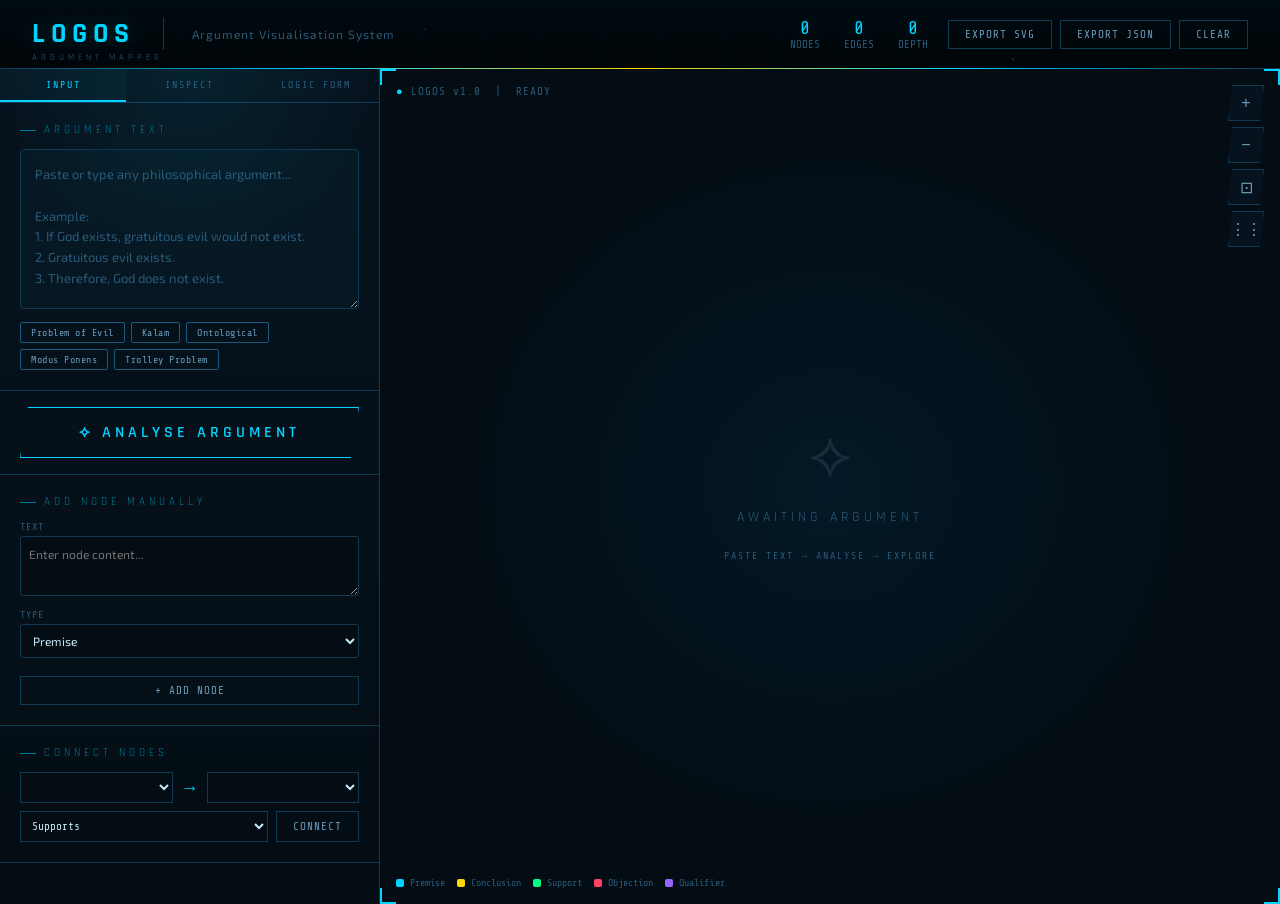
<file: TPE/logos.html>
<!DOCTYPE html>
<html lang="en">
<head>
<meta charset="UTF-8">
<meta name="viewport" content="width=device-width, initial-scale=1.0">
<title>LOGOS — Argument Mapper</title>
<link href="https://fonts.googleapis.com/css2?family=Rajdhani:wght@300;400;500;600;700&family=Share+Tech+Mono&family=Exo+2:ital,wght@0,100;0,200;0,300;0,400;0,500;0,600;0,700;0,800;0,900;1,200;1,300&display=swap" rel="stylesheet">
<style>
  :root {
    --void: #010508;
    --deep: #040d14;
    --panel: #06131e;
    --panel2: #091a28;
    --border: #0e3a55;
    --border2: #1a5a80;
    --cyan: #00d4ff;
    --cyan2: #00a8cc;
    --cyan3: #007a99;
    --gold: #ffd700;
    --gold2: #ffb800;
    --rose: #ff4466;
    --green: #00ff88;
    --purple: #9966ff;
    --text: #c8e8f8;
    --text-dim: #6a9ab8;
    --text-faint: #2a5a7a;
    --mono: 'Share Tech Mono', monospace;
    --display: 'Rajdhani', sans-serif;
    --body: 'Exo 2', sans-serif;
    --glow-cyan: 0 0 20px #00d4ff44, 0 0 60px #00d4ff22;
    --glow-gold: 0 0 20px #ffd70044, 0 0 60px #ffd70022;
    --glow-rose: 0 0 20px #ff446644, 0 0 60px #ff446622;
  }

  * { margin: 0; padding: 0; box-sizing: border-box; }

  body {
    background: var(--void);
    color: var(--text);
    font-family: var(--body);
    min-height: 100vh;
    overflow-x: hidden;
    position: relative;
  }

  /* ── SCAN LINE OVERLAY ── */
  body::before {
    content: '';
    position: fixed; inset: 0; z-index: 0; pointer-events: none;
    background: repeating-linear-gradient(0deg, transparent, transparent 2px, rgba(0,212,255,0.012) 2px, rgba(0,212,255,0.012) 4px);
    animation: scanlines 8s linear infinite;
  }
  @keyframes scanlines { from { background-position: 0 0; } to { background-position: 0 100vh; } }

  /* ── GRID BACKGROUND ── */
  body::after {
    content: '';
    position: fixed; inset: 0; z-index: 0; pointer-events: none;
    background-image:
      linear-gradient(rgba(0,212,255,0.04) 1px, transparent 1px),
      linear-gradient(90deg, rgba(0,212,255,0.04) 1px, transparent 1px);
    background-size: 60px 60px;
    mask-image: radial-gradient(ellipse 80% 80% at 50% 50%, black, transparent);
  }

  /* ── LAYOUT ── */
  #app { position: relative; z-index: 1; display: flex; flex-direction: column; min-height: 100vh; }

  /* ── HEADER ── */
  header {
    padding: 16px 32px;
    border-bottom: 1px solid var(--border);
    display: flex; align-items: center; gap: 20px;
    background: linear-gradient(180deg, rgba(0,212,255,0.03) 0%, transparent 100%);
    position: relative;
  }
  header::after {
    content: '';
    position: absolute; bottom: -1px; left: 0; right: 0; height: 1px;
    background: linear-gradient(90deg, transparent, var(--cyan), var(--gold), var(--cyan), transparent);
    animation: headerline 4s ease-in-out infinite;
  }
  @keyframes headerline {
    0%,100% { opacity: 0.4; } 50% { opacity: 1; }
  }

  .logo {
    font-family: var(--display);
    font-size: 28px;
    font-weight: 700;
    letter-spacing: 6px;
    color: var(--cyan);
    text-shadow: var(--glow-cyan);
    position: relative;
  }
  .logo::after {
    content: 'ARGUMENT MAPPER';
    position: absolute; left: 0; top: 100%;
    font-size: 9px;
    letter-spacing: 4px;
    color: var(--text-faint);
    font-weight: 400;
    white-space: nowrap;
  }

  .header-stats {
    margin-left: auto;
    display: flex; gap: 24px; align-items: center;
  }
  .hstat {
    text-align: center;
    font-family: var(--mono);
    font-size: 11px;
    color: var(--text-faint);
  }
  .hstat span {
    display: block;
    font-size: 18px;
    color: var(--cyan);
    text-shadow: var(--glow-cyan);
  }

  .header-actions { display: flex; gap: 8px; }

  /* ── MAIN AREA ── */
  main {
    flex: 1;
    display: grid;
    grid-template-columns: 380px 1fr;
    grid-template-rows: 1fr;
    min-height: calc(100vh - 65px);
  }

  /* ── LEFT PANEL ── */
  .left-panel {
    border-right: 1px solid var(--border);
    display: flex; flex-direction: column;
    background: linear-gradient(180deg, var(--panel) 0%, var(--deep) 100%);
    position: relative;
    overflow: hidden;
  }
  .left-panel::before {
    content: '';
    position: absolute; top: 0; left: 0; right: 0; height: 200px;
    background: radial-gradient(ellipse at 50% 0%, rgba(0,212,255,0.08) 0%, transparent 70%);
    pointer-events: none;
  }

  .panel-section {
    padding: 20px;
    border-bottom: 1px solid var(--border);
    position: relative;
  }
  .panel-label {
    font-family: var(--display);
    font-size: 11px;
    letter-spacing: 4px;
    color: var(--cyan3);
    margin-bottom: 12px;
    text-transform: uppercase;
    display: flex; align-items: center; gap: 8px;
  }
  .panel-label::before {
    content: '';
    width: 16px; height: 1px;
    background: var(--cyan3);
    display: inline-block;
  }

  /* ── INPUT AREA ── */
  #argumentInput {
    width: 100%;
    min-height: 160px;
    background: rgba(0,212,255,0.03);
    border: 1px solid var(--border);
    border-radius: 4px;
    color: var(--text);
    font-family: var(--body);
    font-size: 13px;
    line-height: 1.6;
    padding: 14px;
    resize: vertical;
    outline: none;
    transition: border-color 0.3s, box-shadow 0.3s;
  }
  #argumentInput:focus {
    border-color: var(--cyan2);
    box-shadow: 0 0 0 1px var(--cyan2), inset 0 0 20px rgba(0,212,255,0.04);
  }
  #argumentInput::placeholder { color: var(--text-faint); }

  /* ── EXAMPLES ── */
  .example-chips {
    display: flex; flex-wrap: wrap; gap: 6px; margin-top: 10px;
  }
  .example-chip {
    font-size: 10px;
    font-family: var(--mono);
    padding: 4px 10px;
    border: 1px solid var(--border2);
    border-radius: 2px;
    color: var(--text-dim);
    cursor: pointer;
    background: transparent;
    transition: all 0.2s;
    letter-spacing: 0.5px;
  }
  .example-chip:hover {
    border-color: var(--cyan);
    color: var(--cyan);
    background: rgba(0,212,255,0.06);
    text-shadow: var(--glow-cyan);
  }

  /* ── ANALYSE BUTTON ── */
  .analyse-btn {
    margin: 16px 20px;
    width: calc(100% - 40px);
    padding: 14px;
    background: transparent;
    border: 1px solid var(--cyan);
    color: var(--cyan);
    font-family: var(--display);
    font-size: 16px;
    font-weight: 600;
    letter-spacing: 4px;
    cursor: pointer;
    position: relative;
    overflow: hidden;
    transition: all 0.3s;
    clip-path: polygon(8px 0%, 100% 0%, calc(100% - 8px) 100%, 0% 100%);
  }
  .analyse-btn::before {
    content: '';
    position: absolute; inset: 0;
    background: linear-gradient(90deg, transparent, rgba(0,212,255,0.15), transparent);
    transform: translateX(-100%);
    transition: transform 0.4s;
  }
  .analyse-btn:hover::before { transform: translateX(100%); }
  .analyse-btn:hover {
    background: rgba(0,212,255,0.1);
    box-shadow: var(--glow-cyan);
    text-shadow: var(--glow-cyan);
  }
  .analyse-btn.loading {
    animation: pulse-btn 1s ease-in-out infinite;
    pointer-events: none;
  }
  @keyframes pulse-btn {
    0%,100% { border-color: var(--cyan); color: var(--cyan); }
    50% { border-color: var(--cyan3); color: var(--cyan3); }
  }

  /* ── NODE INSPECTOR ── */
  #inspector {
    flex: 1;
    overflow-y: auto;
    padding: 20px;
  }
  #inspector::-webkit-scrollbar { width: 4px; }
  #inspector::-webkit-scrollbar-track { background: transparent; }
  #inspector::-webkit-scrollbar-thumb { background: var(--border2); border-radius: 2px; }

  .inspector-empty {
    color: var(--text-faint);
    font-size: 12px;
    font-family: var(--mono);
    text-align: center;
    padding: 40px 0;
    line-height: 2;
  }

  .node-card {
    background: rgba(0,212,255,0.04);
    border: 1px solid var(--border);
    border-radius: 4px;
    padding: 14px;
    margin-bottom: 10px;
    cursor: pointer;
    transition: all 0.2s;
    position: relative;
    overflow: hidden;
  }
  .node-card::before {
    content: '';
    position: absolute; left: 0; top: 0; bottom: 0; width: 3px;
  }
  .node-card.premise::before { background: var(--cyan); }
  .node-card.conclusion::before { background: var(--gold); }
  .node-card.support::before { background: var(--green); }
  .node-card.objection::before { background: var(--rose); }
  .node-card.qualifier::before { background: var(--purple); }
  .node-card:hover { border-color: var(--border2); background: rgba(0,212,255,0.08); }
  .node-card.selected { border-color: var(--cyan); background: rgba(0,212,255,0.1); box-shadow: var(--glow-cyan); }

  .node-type-tag {
    font-family: var(--mono);
    font-size: 9px;
    letter-spacing: 2px;
    padding: 2px 8px;
    border-radius: 2px;
    display: inline-block;
    margin-bottom: 6px;
    text-transform: uppercase;
  }
  .premise .node-type-tag { background: rgba(0,212,255,0.15); color: var(--cyan); }
  .conclusion .node-type-tag { background: rgba(255,215,0,0.15); color: var(--gold); }
  .support .node-type-tag { background: rgba(0,255,136,0.15); color: var(--green); }
  .objection .node-type-tag { background: rgba(255,68,102,0.15); color: var(--rose); }
  .qualifier .node-type-tag { background: rgba(153,102,255,0.15); color: var(--purple); }

  .node-text { font-size: 12px; line-height: 1.6; color: var(--text); }
  .node-id { font-family: var(--mono); font-size: 10px; color: var(--text-faint); margin-top: 6px; }

  /* ── VALIDITY BADGE ── */
  .validity-block {
    margin-top: 10px;
    padding: 12px;
    border: 1px solid var(--border);
    border-radius: 4px;
    background: rgba(0,0,0,0.3);
  }
  .validity-label { font-family: var(--mono); font-size: 10px; color: var(--text-faint); letter-spacing: 2px; margin-bottom: 6px; }
  .validity-status { font-family: var(--display); font-size: 16px; font-weight: 600; letter-spacing: 2px; }
  .validity-status.valid { color: var(--green); text-shadow: 0 0 20px rgba(0,255,136,0.4); }
  .validity-status.invalid { color: var(--rose); text-shadow: var(--glow-rose); }
  .validity-status.unknown { color: var(--text-faint); }
  .validity-note { font-size: 11px; color: var(--text-dim); margin-top: 6px; line-height: 1.5; }

  /* ── CANVAS AREA ── */
  .canvas-area {
    position: relative;
    overflow: hidden;
    background:
      radial-gradient(ellipse 60% 60% at 50% 50%, rgba(0,50,80,0.3) 0%, transparent 70%),
      var(--deep);
  }

  #canvas-svg {
    position: absolute;
    inset: 0;
    width: 100%; height: 100%;
    cursor: grab;
  }
  #canvas-svg:active { cursor: grabbing; }

  /* ── CANVAS CONTROLS ── */
  .canvas-controls {
    position: absolute;
    top: 16px; right: 16px;
    display: flex; flex-direction: column; gap: 6px;
    z-index: 10;
  }
  .ctrl-btn {
    width: 36px; height: 36px;
    background: var(--panel);
    border: 1px solid var(--border);
    color: var(--text-dim);
    font-size: 16px;
    cursor: pointer;
    display: flex; align-items: center; justify-content: center;
    transition: all 0.2s;
    clip-path: polygon(4px 0%, 100% 0%, calc(100% - 4px) 100%, 0% 100%);
  }
  .ctrl-btn:hover { border-color: var(--cyan); color: var(--cyan); background: rgba(0,212,255,0.1); }

  /* ── CANVAS LEGEND ── */
  .canvas-legend {
    position: absolute;
    bottom: 16px; left: 16px;
    display: flex; gap: 12px;
    z-index: 10;
  }
  .legend-item {
    display: flex; align-items: center; gap: 6px;
    font-family: var(--mono); font-size: 10px; color: var(--text-faint);
  }
  .legend-dot { width: 8px; height: 8px; border-radius: 2px; }

  /* ── CANVAS STATUS ── */
  .canvas-status {
    position: absolute;
    top: 16px; left: 16px;
    font-family: var(--mono); font-size: 11px; color: var(--text-faint);
    z-index: 10;
    letter-spacing: 1px;
  }
  .canvas-status .live { color: var(--cyan); animation: blink 2s ease-in-out infinite; }
  @keyframes blink { 0%,100%{opacity:1} 50%{opacity:0.3} }

  /* ── SVG NODES ── */
  .arg-node {
    cursor: pointer;
    transition: filter 0.2s;
  }
  .arg-node:hover { filter: brightness(1.3); }
  .arg-node.selected { filter: brightness(1.5) drop-shadow(0 0 12px rgba(0,212,255,0.8)); }

  /* ── HOLOGRAM RING ANIMATION ── */
  @keyframes ring-spin {
    from { stroke-dashoffset: 0; }
    to { stroke-dashoffset: -251; }
  }
  @keyframes node-appear {
    from { opacity: 0; transform: scale(0.5); }
    to { opacity: 1; transform: scale(1); }
  }
  @keyframes edge-draw {
    from { stroke-dashoffset: 1000; }
    to { stroke-dashoffset: 0; }
  }

  /* ── LOADING SCREEN ── */
  #loading-overlay {
    position: absolute; inset: 0;
    background: rgba(1,5,8,0.92);
    display: flex; align-items: center; justify-content: center;
    z-index: 50;
    opacity: 0; pointer-events: none;
    transition: opacity 0.3s;
  }
  #loading-overlay.active { opacity: 1; pointer-events: all; }

  .loading-content { text-align: center; }
  .loading-ring {
    width: 80px; height: 80px;
    border: 2px solid var(--border);
    border-top-color: var(--cyan);
    border-radius: 50%;
    animation: spin 0.8s linear infinite;
    margin: 0 auto 20px;
  }
  @keyframes spin { to { transform: rotate(360deg); } }
  .loading-text {
    font-family: var(--mono);
    font-size: 12px;
    color: var(--cyan);
    letter-spacing: 3px;
    animation: flicker 1.5s ease-in-out infinite;
  }
  @keyframes flicker { 0%,100%{opacity:1} 45%{opacity:0.6} 50%{opacity:0.8} 55%{opacity:0.5} }

  /* ── EMPTY STATE ── */
  #empty-state {
    position: absolute; inset: 0;
    display: flex; align-items: center; justify-content: center;
    flex-direction: column; gap: 16px;
    pointer-events: none;
  }
  .empty-icon {
    font-size: 64px;
    opacity: 0.1;
    animation: float 4s ease-in-out infinite;
  }
  @keyframes float { 0%,100%{transform:translateY(0)} 50%{transform:translateY(-12px)} }
  .empty-text {
    font-family: var(--display);
    font-size: 14px;
    letter-spacing: 4px;
    color: var(--text-faint);
    text-transform: uppercase;
  }

  /* ── TOOLTIP ── */
  #tooltip {
    position: fixed;
    background: var(--panel);
    border: 1px solid var(--cyan);
    border-radius: 4px;
    padding: 10px 14px;
    font-size: 12px;
    color: var(--text);
    max-width: 240px;
    pointer-events: none;
    z-index: 100;
    opacity: 0;
    transition: opacity 0.15s;
    box-shadow: var(--glow-cyan);
    line-height: 1.5;
  }
  #tooltip.visible { opacity: 1; }

  /* ── BUTTONS ── */
  .btn {
    padding: 7px 16px;
    background: transparent;
    border: 1px solid var(--border);
    color: var(--text-dim);
    font-family: var(--mono);
    font-size: 11px;
    letter-spacing: 1px;
    cursor: pointer;
    transition: all 0.2s;
  }
  .btn:hover { border-color: var(--cyan); color: var(--cyan); }
  .btn.danger:hover { border-color: var(--rose); color: var(--rose); }

  /* ── EDIT PANEL (node details) ── */
  .detail-panel {
    background: rgba(0,212,255,0.04);
    border: 1px solid var(--cyan);
    border-radius: 4px;
    padding: 16px;
    margin-bottom: 12px;
    box-shadow: var(--glow-cyan);
    animation: slideIn 0.3s ease;
  }
  @keyframes slideIn { from{transform:translateY(-8px);opacity:0} to{transform:translateY(0);opacity:1} }

  .detail-title {
    font-family: var(--display);
    font-size: 13px;
    letter-spacing: 3px;
    color: var(--cyan);
    margin-bottom: 12px;
    text-shadow: var(--glow-cyan);
  }
  .detail-field { margin-bottom: 10px; }
  .detail-field label { font-family: var(--mono); font-size: 10px; color: var(--text-faint); display: block; margin-bottom: 4px; letter-spacing: 1px; }
  .detail-field select, .detail-field textarea {
    width: 100%; background: var(--deep); border: 1px solid var(--border);
    color: var(--text); font-family: var(--body); font-size: 12px;
    padding: 8px; border-radius: 3px; outline: none;
  }
  .detail-field select:focus, .detail-field textarea:focus { border-color: var(--cyan); }
  .detail-field textarea { min-height: 80px; resize: vertical; line-height: 1.6; }

  .detail-actions { display: flex; gap: 8px; justify-content: flex-end; margin-top: 12px; }

  /* ── SCROLLBAR ── */
  ::-webkit-scrollbar { width: 4px; }
  ::-webkit-scrollbar-track { background: transparent; }
  ::-webkit-scrollbar-thumb { background: var(--border); }

  /* ── CORNER DECORATIONS ── */
  .corner { position: absolute; width: 16px; height: 16px; }
  .corner.tl { top: 0; left: 0; border-top: 2px solid var(--cyan); border-left: 2px solid var(--cyan); }
  .corner.tr { top: 0; right: 0; border-top: 2px solid var(--cyan); border-right: 2px solid var(--cyan); }
  .corner.bl { bottom: 0; left: 0; border-bottom: 2px solid var(--cyan); border-left: 2px solid var(--cyan); }
  .corner.br { bottom: 0; right: 0; border-bottom: 2px solid var(--cyan); border-right: 2px solid var(--cyan); }

  /* ── MODE TABS ── */
  .mode-tabs {
    display: flex;
    border-bottom: 1px solid var(--border);
  }
  .mode-tab {
    flex: 1; padding: 10px;
    background: transparent;
    border: none;
    color: var(--text-faint);
    font-family: var(--mono);
    font-size: 10px;
    letter-spacing: 2px;
    cursor: pointer;
    transition: all 0.2s;
    border-bottom: 2px solid transparent;
    text-transform: uppercase;
  }
  .mode-tab.active { color: var(--cyan); border-bottom-color: var(--cyan); background: rgba(0,212,255,0.04); }
  .mode-tab:hover:not(.active) { color: var(--text-dim); }

  /* ── LOGIC FORM DISPLAY ── */
  .logic-form {
    background: rgba(0,0,0,0.4);
    border: 1px solid var(--border);
    border-radius: 4px;
    padding: 12px 16px;
    font-family: var(--mono);
    font-size: 12px;
    line-height: 2;
    color: var(--text-dim);
    margin-top: 10px;
  }
  .logic-form .prem { color: var(--cyan); }
  .logic-form .conc { color: var(--gold); font-weight: bold; }
  .logic-form .oper { color: var(--purple); }
  .logic-form .line { border-top: 1px solid var(--border); margin: 4px 0; padding-top: 4px; }

  /* ── EXPORT PANEL ── */
  .export-row { display: flex; gap: 8px; margin-top: 8px; flex-wrap: wrap; }

  /* ── PARTICLE CANVAS ── */
  #particles { position: fixed; inset: 0; z-index: 0; pointer-events: none; opacity: 0.4; }
</style>
</head>
<body>

<canvas id="particles"></canvas>

<div id="app">
  <header>
    <div class="logo">LOGOS</div>
    <div style="width:1px;height:32px;background:var(--border);margin:0 8px"></div>
    <div style="font-family:var(--body);font-size:12px;color:var(--text-faint);letter-spacing:1px">Argument Visualisation System</div>
    <div class="header-stats">
      <div class="hstat"><span id="stat-nodes">0</span>NODES</div>
      <div class="hstat"><span id="stat-edges">0</span>EDGES</div>
      <div class="hstat"><span id="stat-depth">0</span>DEPTH</div>
    </div>
    <div class="header-actions">
      <button class="btn" onclick="exportSVG()">EXPORT SVG</button>
      <button class="btn" onclick="exportJSON()">EXPORT JSON</button>
      <button class="btn danger" onclick="clearAll()">CLEAR</button>
    </div>
  </header>

  <main>
    <!-- LEFT PANEL -->
    <div class="left-panel">
      <div class="mode-tabs">
        <button class="mode-tab active" onclick="switchTab('input',this)">INPUT</button>
        <button class="mode-tab" onclick="switchTab('inspect',this)">INSPECT</button>
        <button class="mode-tab" onclick="switchTab('logic',this)">LOGIC FORM</button>
      </div>

      <!-- INPUT TAB -->
      <div id="tab-input">
        <div class="panel-section">
          <div class="panel-label">ARGUMENT TEXT</div>
          <textarea id="argumentInput" placeholder="Paste or type any philosophical argument...

Example:
1. If God exists, gratuitous evil would not exist.
2. Gratuitous evil exists.
3. Therefore, God does not exist.

Or try a complex argument with objections and qualifications. The AI will extract the logical structure and map every node, connection, and inferential relationship."></textarea>
          <div class="example-chips" id="example-chips"></div>
        </div>
        <button class="analyse-btn" id="analyseBtn" onclick="analyseArgument()">
          ⟡ ANALYSE ARGUMENT
        </button>
        <div class="panel-section" style="border-top:1px solid var(--border)">
          <div class="panel-label">ADD NODE MANUALLY</div>
          <div class="detail-field">
            <label>TEXT</label>
            <textarea id="manualText" style="min-height:60px" placeholder="Enter node content..."></textarea>
          </div>
          <div class="detail-field">
            <label>TYPE</label>
            <select id="manualType">
              <option value="premise">Premise</option>
              <option value="conclusion">Conclusion</option>
              <option value="support">Support / Evidence</option>
              <option value="objection">Objection</option>
              <option value="qualifier">Qualifier / Caveat</option>
            </select>
          </div>
          <button class="btn" onclick="addManualNode()" style="width:100%;margin-top:8px">+ ADD NODE</button>
        </div>
        <div class="panel-section">
          <div class="panel-label">CONNECT NODES</div>
          <div style="display:flex;gap:8px;align-items:center;flex-wrap:wrap">
            <select id="fromNode" style="flex:1;background:var(--deep);border:1px solid var(--border);color:var(--text);padding:7px;font-family:var(--mono);font-size:11px;outline:none"></select>
            <span style="color:var(--cyan);font-size:18px">→</span>
            <select id="toNode" style="flex:1;background:var(--deep);border:1px solid var(--border);color:var(--text);padding:7px;font-family:var(--mono);font-size:11px;outline:none"></select>
          </div>
          <div style="display:flex;gap:8px;margin-top:8px">
            <select id="edgeType" style="flex:1;background:var(--deep);border:1px solid var(--border);color:var(--text);padding:7px;font-family:var(--mono);font-size:11px;outline:none">
              <option value="supports">Supports</option>
              <option value="entails">Entails</option>
              <option value="objects">Objects to</option>
              <option value="qualifies">Qualifies</option>
              <option value="is_used_in">Used in</option>
            </select>
            <button class="btn" onclick="addManualEdge()">CONNECT</button>
          </div>
        </div>
      </div>

      <!-- INSPECT TAB -->
      <div id="tab-inspect" style="display:none;flex:1;overflow:hidden;display:none;flex-direction:column">
        <div id="inspector">
          <div class="inspector-empty">
            ⟡<br>NO NODES YET<br><br>
            Analyse an argument or<br>add nodes manually
          </div>
        </div>
      </div>

      <!-- LOGIC FORM TAB -->
      <div id="tab-logic" style="display:none;padding:20px;overflow-y:auto;flex:1">
        <div class="panel-label">FORMAL REPRESENTATION</div>
        <div id="logic-form-content">
          <div style="color:var(--text-faint);font-family:var(--mono);font-size:11px;text-align:center;padding:40px 0">
            Analyse an argument to see its formal logical structure
          </div>
        </div>
      </div>
    </div>

    <!-- CANVAS -->
    <div class="canvas-area" id="canvasArea">
      <div class="corner tl"></div><div class="corner tr"></div>
      <div class="corner bl"></div><div class="corner br"></div>

      <svg id="canvas-svg" xmlns="http://www.w3.org/2000/svg">
        <defs>
          <marker id="arrow-cyan" markerWidth="8" markerHeight="8" refX="6" refY="3" orient="auto">
            <path d="M0,0 L0,6 L8,3 z" fill="#00d4ff" opacity="0.9"/>
          </marker>
          <marker id="arrow-rose" markerWidth="8" markerHeight="8" refX="6" refY="3" orient="auto">
            <path d="M0,0 L0,6 L8,3 z" fill="#ff4466" opacity="0.9"/>
          </marker>
          <marker id="arrow-green" markerWidth="8" markerHeight="8" refX="6" refY="3" orient="auto">
            <path d="M0,0 L0,6 L8,3 z" fill="#00ff88" opacity="0.9"/>
          </marker>
          <marker id="arrow-gold" markerWidth="8" markerHeight="8" refX="6" refY="3" orient="auto">
            <path d="M0,0 L0,6 L8,3 z" fill="#ffd700" opacity="0.9"/>
          </marker>
          <marker id="arrow-purple" markerWidth="8" markerHeight="8" refX="6" refY="3" orient="auto">
            <path d="M0,0 L0,6 L8,3 z" fill="#9966ff" opacity="0.9"/>
          </marker>
          <filter id="glow-cyan">
            <feGaussianBlur stdDeviation="3" result="blur"/>
            <feMerge><feMergeNode in="blur"/><feMergeNode in="SourceGraphic"/></feMerge>
          </filter>
          <filter id="glow-gold">
            <feGaussianBlur stdDeviation="4" result="blur"/>
            <feMerge><feMergeNode in="blur"/><feMergeNode in="SourceGraphic"/></feMerge>
          </filter>
          <filter id="glow-rose">
            <feGaussianBlur stdDeviation="3" result="blur"/>
            <feMerge><feMergeNode in="blur"/><feMergeNode in="SourceGraphic"/></feMerge>
          </filter>
          <radialGradient id="grad-premise" cx="50%" cy="50%" r="50%">
            <stop offset="0%" stop-color="#00d4ff" stop-opacity="0.25"/>
            <stop offset="100%" stop-color="#00d4ff" stop-opacity="0.05"/>
          </radialGradient>
          <radialGradient id="grad-conclusion" cx="50%" cy="50%" r="50%">
            <stop offset="0%" stop-color="#ffd700" stop-opacity="0.3"/>
            <stop offset="100%" stop-color="#ffd700" stop-opacity="0.05"/>
          </radialGradient>
          <radialGradient id="grad-support" cx="50%" cy="50%" r="50%">
            <stop offset="0%" stop-color="#00ff88" stop-opacity="0.2"/>
            <stop offset="100%" stop-color="#00ff88" stop-opacity="0.04"/>
          </radialGradient>
          <radialGradient id="grad-objection" cx="50%" cy="50%" r="50%">
            <stop offset="0%" stop-color="#ff4466" stop-opacity="0.2"/>
            <stop offset="100%" stop-color="#ff4466" stop-opacity="0.04"/>
          </radialGradient>
          <radialGradient id="grad-qualifier" cx="50%" cy="50%" r="50%">
            <stop offset="0%" stop-color="#9966ff" stop-opacity="0.2"/>
            <stop offset="100%" stop-color="#9966ff" stop-opacity="0.04"/>
          </radialGradient>
        </defs>
        <g id="svg-root">
          <g id="edges-layer"></g>
          <g id="nodes-layer"></g>
        </g>
      </svg>

      <div id="empty-state">
        <div class="empty-icon">⟡</div>
        <div class="empty-text">AWAITING ARGUMENT</div>
        <div style="font-family:var(--mono);font-size:10px;color:var(--text-faint);letter-spacing:2px;margin-top:8px">PASTE TEXT → ANALYSE → EXPLORE</div>
      </div>

      <div id="loading-overlay">
        <div class="loading-content">
          <div class="loading-ring"></div>
          <div class="loading-text" id="loading-text">PARSING ARGUMENT...</div>
        </div>
      </div>

      <div class="canvas-controls">
        <button class="ctrl-btn" onclick="zoomIn()" title="Zoom In">+</button>
        <button class="ctrl-btn" onclick="zoomOut()" title="Zoom Out">−</button>
        <button class="ctrl-btn" onclick="resetView()" title="Reset View">⊡</button>
        <button class="ctrl-btn" onclick="autoLayout()" title="Auto Layout">⋮⋮</button>
      </div>

      <div class="canvas-legend">
        <div class="legend-item"><div class="legend-dot" style="background:#00d4ff"></div>Premise</div>
        <div class="legend-item"><div class="legend-dot" style="background:#ffd700"></div>Conclusion</div>
        <div class="legend-item"><div class="legend-dot" style="background:#00ff88"></div>Support</div>
        <div class="legend-item"><div class="legend-dot" style="background:#ff4466"></div>Objection</div>
        <div class="legend-item"><div class="legend-dot" style="background:#9966ff"></div>Qualifier</div>
      </div>

      <div class="canvas-status">
        <span class="live">●</span> LOGOS v1.0 &nbsp;|&nbsp; <span id="canvas-mode">READY</span>
      </div>
    </div>
  </main>
</div>

<div id="tooltip"></div>

<script>
// ═══════════════════════════════════════════════════════════════════
// PARTICLE SYSTEM
// ═══════════════════════════════════════════════════════════════════
(function() {
  const canvas = document.getElementById('particles');
  const ctx = canvas.getContext('2d');
  let W, H, particles = [];

  function resize() {
    W = canvas.width = window.innerWidth;
    H = canvas.height = window.innerHeight;
  }
  resize();
  window.addEventListener('resize', resize);

  for (let i = 0; i < 60; i++) {
    particles.push({
      x: Math.random() * window.innerWidth,
      y: Math.random() * window.innerHeight,
      vx: (Math.random() - 0.5) * 0.3,
      vy: (Math.random() - 0.5) * 0.3,
      size: Math.random() * 1.5 + 0.5,
      opacity: Math.random() * 0.5 + 0.1,
      color: Math.random() > 0.7 ? '#ffd700' : '#00d4ff'
    });
  }

  function animate() {
    ctx.clearRect(0, 0, W, H);
    particles.forEach(p => {
      p.x += p.vx; p.y += p.vy;
      if (p.x < 0) p.x = W; if (p.x > W) p.x = 0;
      if (p.y < 0) p.y = H; if (p.y > H) p.y = 0;
      ctx.beginPath();
      ctx.arc(p.x, p.y, p.size, 0, Math.PI * 2);
      ctx.fillStyle = p.color;
      ctx.globalAlpha = p.opacity;
      ctx.fill();
    });
    ctx.globalAlpha = 1;
    requestAnimationFrame(animate);
  }
  animate();
})();

// ═══════════════════════════════════════════════════════════════════
// DATA MODEL
// ═══════════════════════════════════════════════════════════════════
let nodes = [];
let edges = [];
let selectedNode = null;
let nodeIdCounter = 0;

let svgTransform = { x: 0, y: 0, scale: 1 };
let isPanning = false;
let panStart = { x: 0, y: 0 };

// Node colors & config
const NODE_CONFIG = {
  premise:    { color: '#00d4ff', stroke: '#00d4ff', fill: 'url(#grad-premise)',    label: 'PREMISE',    rx: 8, arrow: 'arrow-cyan', edgeColor: '#00d4ff55' },
  conclusion: { color: '#ffd700', stroke: '#ffd700', fill: 'url(#grad-conclusion)', label: 'CONCLUSION', rx: 24, arrow: 'arrow-gold', edgeColor: '#ffd70055' },
  support:    { color: '#00ff88', stroke: '#00ff88', fill: 'url(#grad-support)',    label: 'SUPPORT',    rx: 4, arrow: 'arrow-green', edgeColor: '#00ff8855' },
  objection:  { color: '#ff4466', stroke: '#ff4466', fill: 'url(#grad-objection)',  label: 'OBJECTION',  rx: 4, arrow: 'arrow-rose', edgeColor: '#ff446655' },
  qualifier:  { color: '#9966ff', stroke: '#9966ff', fill: 'url(#grad-qualifier)',  label: 'QUALIFIER',  rx: 16, arrow: 'arrow-purple', edgeColor: '#9966ff55' },
};

const EDGE_CONFIG = {
  supports:   { color: '#00d4ff', dash: 'none', label: 'SUPPORTS' },
  entails:    { color: '#ffd700', dash: 'none', label: 'ENTAILS' },
  objects:    { color: '#ff4466', dash: '6 3', label: 'OBJECTS TO' },
  qualifies:  { color: '#9966ff', dash: '3 3', label: 'QUALIFIES' },
  is_used_in: { color: '#00ff88', dash: '8 4', label: 'USED IN' },
};

// ═══════════════════════════════════════════════════════════════════
// EXAMPLES
// ═══════════════════════════════════════════════════════════════════
const EXAMPLES = [
  {
    label: 'Problem of Evil',
    text: `1. If God exists, then an omnipotent, omniscient, and perfectly good being exists.
2. A perfectly good omnipotent being would eliminate all evil it could.
3. An omniscient being knows of all evil.
4. Gratuitous evil exists in the world.
5. Therefore, no omnipotent, omniscient, perfectly good being exists.
6. Therefore, God does not exist.

Objection: The free will defence holds that God permits evil to allow for genuine freedom.
Qualifier: This argument applies most forcefully to natural evil, not moral evil.`
  },
  {
    label: 'Kalam',
    text: `1. Everything that begins to exist has a cause.
2. The universe began to exist.
3. Therefore, the universe has a cause.
4. The cause of the universe must be uncaused, timeless, spaceless, and immensely powerful.
5. The best explanation of such a cause is a personal Creator.
6. Therefore, a personal Creator of the universe exists.

Support for P2: The Borde-Guth-Vilenkin theorem shows any universe with net positive expansion must have a beginning.
Objection to P1: Quantum events appear to be uncaused; the premise may not be universally true.`
  },
  {
    label: 'Ontological',
    text: `1. God is defined as the greatest conceivable being.
2. A being that exists in reality is greater than one that exists only in the mind.
3. If God exists only in the mind, we can conceive of a greater being that also exists in reality.
4. But this contradicts the definition of God as the greatest conceivable being.
5. Therefore, God must exist in reality.

Objection (Gaunilo): By the same logic, we could prove the existence of a perfect island.
Qualifier: The argument applies only to beings whose essence entails existence — necessary beings.`
  },
  {
    label: 'Modus Ponens',
    text: `1. If it is raining, then the streets are wet.
2. It is raining.
3. Therefore, the streets are wet.`
  },
  {
    label: 'Trolley Problem',
    text: `1. We are morally required to minimise harm when we can do so.
2. Pulling the lever minimises harm: one dies instead of five.
3. Therefore, we are morally required to pull the lever.

Objection: There is a moral difference between killing and letting die; pulling the lever is killing.
Qualifier: The principle of double effect permits harmful side-effects if the primary intention is good.
Support: Utilitarian calculus clearly favours the action that saves the most lives.`
  }
];

// ═══════════════════════════════════════════════════════════════════
// INIT
// ═══════════════════════════════════════════════════════════════════
function init() {
  // Render example chips
  const container = document.getElementById('example-chips');
  EXAMPLES.forEach(ex => {
    const chip = document.createElement('button');
    chip.className = 'example-chip';
    chip.textContent = ex.label;
    chip.onclick = () => {
      document.getElementById('argumentInput').value = ex.text;
    };
    container.appendChild(chip);
  });

  // SVG pan
  const svg = document.getElementById('canvas-svg');
  svg.addEventListener('mousedown', onPanStart);
  window.addEventListener('mousemove', onPanMove);
  window.addEventListener('mouseup', onPanEnd);
  svg.addEventListener('wheel', onWheel, { passive: false });
}

// ═══════════════════════════════════════════════════════════════════
// ANALYSE WITH CLAUDE API
// ═══════════════════════════════════════════════════════════════════
async function analyseArgument() {
  const text = document.getElementById('argumentInput').value.trim();
  if (!text) { showStatus('NO INPUT', 1500); return; }

  showLoading(true);
  showStatus('ANALYSING...');

  const PROMPT = `You are an expert in analytic philosophy and formal logic. Analyse the following argument and extract its logical structure.

Return ONLY valid JSON (no markdown, no explanation) in this exact format:
{
  "nodes": [
    {"id": "n1", "type": "premise|conclusion|support|objection|qualifier", "text": "...", "label": "P1|P2|C|S1|O1|Q1"}
  ],
  "edges": [
    {"from": "n1", "to": "n2", "type": "supports|entails|objects|qualifies|is_used_in"}
  ],
  "validity": "valid|invalid|unknown",
  "validity_note": "Brief explanation of whether the argument is valid/sound",
  "argument_form": "Name of argument form if recognised (e.g. Modus Ponens, Dilemma, etc.) or null",
  "formal_premises": ["P1: ...", "P2: ..."],
  "formal_conclusion": "C: ..."
}

Node types:
- premise: A stated assumption or claim used to support the conclusion
- conclusion: The final claim the argument is trying to establish  
- support: Evidence, data, or examples backing a premise
- objection: A counter-argument or challenge to a premise/conclusion
- qualifier: A caveat, limitation, or condition on a claim

Edge types:
- supports: The source provides evidence/reasons for the target
- entails: The source logically necessitates the target
- objects: The source challenges or contradicts the target
- qualifies: The source limits or conditions the target
- is_used_in: The source premise is used in deriving the target

Be comprehensive — identify ALL logical relationships including implicit ones.
The argument to analyse:

${text}`;

  const loadingMessages = [
    'PARSING ARGUMENT...',
    'EXTRACTING PREMISES...',
    'MAPPING INFERENTIAL STRUCTURE...',
    'VALIDATING LOGICAL FORM...',
    'RENDERING HOLOGRAM...'
  ];
  let msgIdx = 0;
  const msgInterval = setInterval(() => {
    msgIdx = (msgIdx + 1) % loadingMessages.length;
    document.getElementById('loading-text').textContent = loadingMessages[msgIdx];
  }, 700);

  try {
    const response = await fetch('https://api.anthropic.com/v1/messages', {
      method: 'POST',
      headers: { 'Content-Type': 'application/json' },
      body: JSON.stringify({
        model: 'claude-sonnet-4-20250514',
        max_tokens: 1000,
        messages: [{ role: 'user', content: PROMPT }]
      })
    });

    clearInterval(msgInterval);
    const data = await response.json();
    const raw = data.content?.map(b => b.text || '').join('') || '';

    let parsed;
    try {
      const clean = raw.replace(/```json\n?/g,'').replace(/```\n?/g,'').trim();
      parsed = JSON.parse(clean);
    } catch(e) {
      showLoading(false);
      showStatus('PARSE ERROR', 2000);
      return;
    }

    // Load into our data model
    nodes = [];
    edges = [];
    nodeIdCounter = 0;

    parsed.nodes.forEach(n => {
      nodes.push({
        id: n.id,
        type: n.type || 'premise',
        text: n.text,
        label: n.label || n.id,
        x: 0, y: 0
      });
    });
    parsed.edges.forEach(e => {
      if (e.from && e.to) edges.push({ from: e.from, to: e.to, type: e.type || 'supports' });
    });

    // Store analysis results
    window._analysisResult = parsed;

    autoLayout();
    renderCanvas();
    renderInspector();
    renderLogicForm();
    updateStats();
    updateNodeSelects();
    showLoading(false);
    showStatus('ARGUMENT MAPPED');
    document.getElementById('empty-state').style.display = 'none';

  } catch (err) {
    clearInterval(msgInterval);
    showLoading(false);
    showStatus('ERROR: ' + err.message.slice(0, 30), 3000);
  }
}

// ═══════════════════════════════════════════════════════════════════
// LAYOUT ENGINE — Hierarchical force-directed
// ═══════════════════════════════════════════════════════════════════
function autoLayout() {
  if (!nodes.length) return;

  const area = document.getElementById('canvasArea');
  const W = area.clientWidth;
  const H = area.clientHeight;

  // Find conclusions (no outgoing edges of type entails/supports to other conclusions)
  const conclusionIds = new Set(nodes.filter(n => n.type === 'conclusion').map(n => n.id));
  const objectionIds = new Set(nodes.filter(n => n.type === 'objection').map(n => n.id));

  // BFS from conclusions to assign layers
  const layers = {};
  const queue = [];

  // Layer 0: conclusions
  nodes.filter(n => n.type === 'conclusion').forEach(n => { layers[n.id] = 0; queue.push(n.id); });
  if (!queue.length) { layers[nodes[0].id] = 0; queue.push(nodes[0].id); }

  // BFS backwards
  let maxLayer = 0;
  while (queue.length) {
    const current = queue.shift();
    const parents = edges.filter(e => e.to === current && e.type !== 'objects').map(e => e.from);
    parents.forEach(pid => {
      if (layers[pid] === undefined) {
        layers[pid] = layers[current] + 1;
        maxLayer = Math.max(maxLayer, layers[pid]);
        queue.push(pid);
      }
    });
  }

  // Assign remaining nodes
  nodes.forEach(n => { if (layers[n.id] === undefined) layers[n.id] = maxLayer + 1; });

  // Group by layer
  const byLayer = {};
  nodes.forEach(n => {
    const l = layers[n.id];
    if (!byLayer[l]) byLayer[l] = [];
    byLayer[l].push(n);
  });

  // Position nodes
  const layerCount = Object.keys(byLayer).length;
  const layerHeight = Math.min(200, (H - 120) / Math.max(layerCount, 1));

  Object.keys(byLayer).forEach(layer => {
    const l = parseInt(layer);
    const layerNodes = byLayer[l];
    const y = 80 + (layerCount - 1 - l) * layerHeight + layerHeight / 2;
    const spacing = Math.min(220, (W - 100) / Math.max(layerNodes.length, 1));
    const totalW = spacing * (layerNodes.length - 1);
    const startX = (W - totalW) / 2;

    // Objections: push to sides
    layerNodes.forEach((n, i) => {
      n.y = y;
      if (n.type === 'objection') {
        n.x = i < layerNodes.length / 2 ? startX - 120 + i * 30 : startX + totalW + 60 + (i - layerNodes.length) * 30;
      } else {
        n.x = startX + i * spacing;
      }
    });
  });

  // Apply transform to center
  svgTransform = { x: 0, y: 0, scale: 1 };
  updateTransform();
}

// ═══════════════════════════════════════════════════════════════════
// RENDER
// ═══════════════════════════════════════════════════════════════════
function renderCanvas() {
  renderEdges();
  renderNodes();
}

function renderEdges() {
  const layer = document.getElementById('edges-layer');
  layer.innerHTML = '';

  edges.forEach((edge, i) => {
    const from = nodes.find(n => n.id === edge.from);
    const to = nodes.find(n => n.id === edge.to);
    if (!from || !to) return;

    const cfg = EDGE_CONFIG[edge.type] || EDGE_CONFIG.supports;

    // Compute path
    const dx = to.x - from.x;
    const dy = to.y - from.y;
    const dist = Math.sqrt(dx*dx + dy*dy);
    const nx = dx / dist; const ny = dy / dist;

    const fromR = getNodeRadius(from);
    const toR = getNodeRadius(to);
    const x1 = from.x + nx * fromR;
    const y1 = from.y + ny * fromR;
    const x2 = to.x - nx * (toR + 8);
    const y2 = to.y - ny * (toR + 8);

    // Curved path
    const midX = (x1 + x2) / 2 + (Math.random() > 0.5 ? 1 : -1) * Math.min(30, dist * 0.15);
    const midY = (y1 + y2) / 2;

    const g = document.createElementNS('http://www.w3.org/2000/svg', 'g');

    // Glow path
    const glow = document.createElementNS('http://www.w3.org/2000/svg', 'path');
    glow.setAttribute('d', `M ${x1} ${y1} Q ${midX} ${midY} ${x2} ${y2}`);
    glow.setAttribute('stroke', cfg.color);
    glow.setAttribute('stroke-opacity', '0.15');
    glow.setAttribute('stroke-width', '6');
    glow.setAttribute('fill', 'none');

    // Main path
    const path = document.createElementNS('http://www.w3.org/2000/svg', 'path');
    const pathLen = 300;
    path.setAttribute('d', `M ${x1} ${y1} Q ${midX} ${midY} ${x2} ${y2}`);
    path.setAttribute('stroke', cfg.color);
    path.setAttribute('stroke-opacity', '0.7');
    path.setAttribute('stroke-width', '1.5');
    path.setAttribute('fill', 'none');
    path.setAttribute('marker-end', `url(#arrow-${edgeArrowName(edge.type)})`);
    if (cfg.dash !== 'none') path.setAttribute('stroke-dasharray', cfg.dash);
    path.style.strokeDasharray = pathLen;
    path.style.strokeDashoffset = pathLen;
    path.style.animation = `edge-draw 0.6s ease ${i * 0.08}s forwards`;

    // Label
    const labelX = midX;
    const labelY = midY - 8;
    const labelEl = document.createElementNS('http://www.w3.org/2000/svg', 'text');
    labelEl.setAttribute('x', labelX);
    labelEl.setAttribute('y', labelY);
    labelEl.setAttribute('text-anchor', 'middle');
    labelEl.setAttribute('fill', cfg.color);
    labelEl.setAttribute('font-size', '9');
    labelEl.setAttribute('font-family', 'Share Tech Mono');
    labelEl.setAttribute('letter-spacing', '1');
    labelEl.setAttribute('opacity', '0.7');
    labelEl.textContent = cfg.label;

    g.appendChild(glow);
    g.appendChild(path);
    g.appendChild(labelEl);

    // Hover
    const hitPath = document.createElementNS('http://www.w3.org/2000/svg', 'path');
    hitPath.setAttribute('d', `M ${x1} ${y1} Q ${midX} ${midY} ${x2} ${y2}`);
    hitPath.setAttribute('stroke', 'transparent');
    hitPath.setAttribute('stroke-width', '12');
    hitPath.setAttribute('fill', 'none');
    hitPath.setAttribute('cursor', 'pointer');
    hitPath.addEventListener('mouseenter', (e) => showTooltip(`${cfg.label}\n${from.label} → ${to.label}`, e));
    hitPath.addEventListener('mouseleave', hideTooltip);
    g.appendChild(hitPath);

    layer.appendChild(g);
  });
}

function edgeArrowName(type) {
  const m = { supports:'cyan', entails:'gold', objects:'rose', qualifies:'purple', is_used_in:'green' };
  return m[type] || 'cyan';
}

function getNodeRadius(node) {
  const base = { premise: 56, conclusion: 68, support: 50, objection: 50, qualifier: 50 };
  return (base[node.type] || 52);
}

function renderNodes() {
  const layer = document.getElementById('nodes-layer');
  layer.innerHTML = '';

  nodes.forEach((node, i) => {
    const cfg = NODE_CONFIG[node.type] || NODE_CONFIG.premise;
    const r = getNodeRadius(node);
    const g = document.createElementNS('http://www.w3.org/2000/svg', 'g');
    g.setAttribute('class', `arg-node ${node.id === selectedNode ? 'selected' : ''}`);
    g.setAttribute('transform', `translate(${node.x}, ${node.y})`);
    g.style.animation = `node-appear 0.4s ease ${i * 0.06}s both`;
    g.setAttribute('cursor', 'pointer');

    // Outer ring (spinning for conclusions)
    if (node.type === 'conclusion') {
      const ringOuter = document.createElementNS('http://www.w3.org/2000/svg', 'circle');
      ringOuter.setAttribute('r', r + 10);
      ringOuter.setAttribute('fill', 'none');
      ringOuter.setAttribute('stroke', cfg.color);
      ringOuter.setAttribute('stroke-opacity', '0.2');
      ringOuter.setAttribute('stroke-width', '1');
      ringOuter.setAttribute('stroke-dasharray', '4 8');
      ringOuter.style.transformOrigin = 'center';
      ringOuter.style.animation = 'ring-spin 8s linear infinite';
      g.appendChild(ringOuter);
    }

    // Glow circle
    const glow = document.createElementNS('http://www.w3.org/2000/svg', 'circle');
    glow.setAttribute('r', r + 4);
    glow.setAttribute('fill', 'none');
    glow.setAttribute('stroke', cfg.color);
    glow.setAttribute('stroke-opacity', node.type === 'conclusion' ? '0.3' : '0.15');
    glow.setAttribute('stroke-width', node.type === 'conclusion' ? '3' : '2');
    g.appendChild(glow);

    // Main body
    if (node.type === 'premise') {
      const rect = document.createElementNS('http://www.w3.org/2000/svg', 'rect');
      rect.setAttribute('x', -r); rect.setAttribute('y', -r/1.8);
      rect.setAttribute('width', r*2); rect.setAttribute('height', r/0.9);
      rect.setAttribute('rx', cfg.rx);
      rect.setAttribute('fill', cfg.fill);
      rect.setAttribute('stroke', cfg.color);
      rect.setAttribute('stroke-width', node.id === selectedNode ? '2' : '1');
      rect.setAttribute('stroke-opacity', '0.8');
      g.appendChild(rect);
    } else {
      const circle = document.createElementNS('http://www.w3.org/2000/svg', 'circle');
      circle.setAttribute('r', r);
      circle.setAttribute('fill', cfg.fill);
      circle.setAttribute('stroke', cfg.color);
      circle.setAttribute('stroke-width', node.id === selectedNode ? '2.5' : '1.5');
      circle.setAttribute('stroke-opacity', '0.9');
      g.appendChild(circle);
    }

    // Type label
    const typeLabel = document.createElementNS('http://www.w3.org/2000/svg', 'text');
    typeLabel.setAttribute('text-anchor', 'middle');
    typeLabel.setAttribute('fill', cfg.color);
    typeLabel.setAttribute('font-size', '8');
    typeLabel.setAttribute('font-family', 'Share Tech Mono');
    typeLabel.setAttribute('letter-spacing', '2');
    typeLabel.setAttribute('y', node.type === 'premise' ? -r/1.8 + 12 : -r/2 + 4);
    typeLabel.textContent = cfg.label;
    g.appendChild(typeLabel);

    // ID label
    const idLabel = document.createElementNS('http://www.w3.org/2000/svg', 'text');
    idLabel.setAttribute('text-anchor', 'middle');
    idLabel.setAttribute('fill', cfg.color);
    idLabel.setAttribute('font-size', '11');
    idLabel.setAttribute('font-family', 'Rajdhani');
    idLabel.setAttribute('font-weight', '700');
    idLabel.setAttribute('letter-spacing', '1');
    idLabel.setAttribute('y', node.type === 'premise' ? -r/1.8 + 26 : -r/2 + 18);
    idLabel.textContent = node.label || node.id;
    g.appendChild(idLabel);

    // Text (wrapped)
    const words = node.text.split(' ');
    const maxCharsPerLine = node.type === 'premise' ? 22 : 18;
    const lines = [];
    let currentLine = '';
    words.forEach(word => {
      if ((currentLine + ' ' + word).trim().length > maxCharsPerLine) {
        lines.push(currentLine.trim());
        currentLine = word;
      } else {
        currentLine = (currentLine + ' ' + word).trim();
      }
    });
    if (currentLine) lines.push(currentLine.trim());
    const maxLines = 4;
    const displayLines = lines.slice(0, maxLines);
    if (lines.length > maxLines) displayLines[maxLines-1] = displayLines[maxLines-1].slice(0,-3) + '...';

    const lineH = 12;
    const textStartY = node.type === 'premise' ? -r/1.8 + 40 : -r/2 + 34;

    displayLines.forEach((line, li) => {
      const t = document.createElementNS('http://www.w3.org/2000/svg', 'text');
      t.setAttribute('text-anchor', 'middle');
      t.setAttribute('fill', '#c8e8f8');
      t.setAttribute('font-size', '9.5');
      t.setAttribute('font-family', 'Exo 2');
      t.setAttribute('y', textStartY + li * lineH);
      t.textContent = line;
      g.appendChild(t);
    });

    // Interactions
    g.addEventListener('click', () => selectNode(node.id));
    g.addEventListener('mouseenter', (e) => showTooltip(node.text, e));
    g.addEventListener('mouseleave', hideTooltip);
    makeDraggable(g, node);

    layer.appendChild(g);
  });
}

// ═══════════════════════════════════════════════════════════════════
// DRAGGABLE NODES
// ═══════════════════════════════════════════════════════════════════
function makeDraggable(g, node) {
  let dragging = false, ox, oy, nx, ny;

  g.addEventListener('mousedown', e => {
    if (e.button !== 0) return;
    dragging = true;
    const inv = getInverseTransform();
    const pt = screenToSVG(e.clientX, e.clientY);
    ox = pt.x - node.x;
    oy = pt.y - node.y;
    e.stopPropagation();
    e.preventDefault();
  });
  window.addEventListener('mousemove', e => {
    if (!dragging) return;
    const pt = screenToSVG(e.clientX, e.clientY);
    node.x = pt.x - ox;
    node.y = pt.y - oy;
    renderCanvas();
  });
  window.addEventListener('mouseup', () => { dragging = false; });
}

function screenToSVG(screenX, screenY) {
  const svg = document.getElementById('canvas-svg');
  const rect = svg.getBoundingClientRect();
  return {
    x: (screenX - rect.left - svgTransform.x) / svgTransform.scale,
    y: (screenY - rect.top - svgTransform.y) / svgTransform.scale
  };
}
function getInverseTransform() { return { scale: 1/svgTransform.scale }; }

// ═══════════════════════════════════════════════════════════════════
// PAN & ZOOM
// ═══════════════════════════════════════════════════════════════════
function onPanStart(e) {
  if (e.target.closest('.arg-node')) return;
  isPanning = true;
  panStart = { x: e.clientX - svgTransform.x, y: e.clientY - svgTransform.y };
}
function onPanMove(e) {
  if (!isPanning) return;
  svgTransform.x = e.clientX - panStart.x;
  svgTransform.y = e.clientY - panStart.y;
  updateTransform();
}
function onPanEnd() { isPanning = false; }

function onWheel(e) {
  e.preventDefault();
  const delta = e.deltaY > 0 ? 0.9 : 1.1;
  svgTransform.scale = Math.min(3, Math.max(0.2, svgTransform.scale * delta));
  updateTransform();
}
function zoomIn() { svgTransform.scale = Math.min(3, svgTransform.scale * 1.2); updateTransform(); }
function zoomOut() { svgTransform.scale = Math.max(0.2, svgTransform.scale / 1.2); updateTransform(); }
function resetView() { svgTransform = { x: 0, y: 0, scale: 1 }; updateTransform(); }
function updateTransform() {
  document.getElementById('svg-root').setAttribute('transform',
    `translate(${svgTransform.x},${svgTransform.y}) scale(${svgTransform.scale})`);
}

// ═══════════════════════════════════════════════════════════════════
// INSPECTOR
// ═══════════════════════════════════════════════════════════════════
function renderInspector() {
  const el = document.getElementById('inspector');
  if (!nodes.length) {
    el.innerHTML = '<div class="inspector-empty">⟡<br>NO NODES YET</div>';
    return;
  }
  el.innerHTML = nodes.map(n => `
    <div class="node-card ${n.type} ${n.id === selectedNode ? 'selected' : ''}" onclick="selectNode('${n.id}')">
      <span class="node-type-tag">${NODE_CONFIG[n.type]?.label || n.type}</span>
      <div class="node-text">${n.text}</div>
      <div class="node-id">${n.label || n.id} &nbsp;·&nbsp; ${edges.filter(e=>e.from===n.id||e.to===n.id).length} connections</div>
    </div>
  `).join('');

  // Validity block
  const ar = window._analysisResult;
  if (ar) {
    el.innerHTML += `
      <div class="validity-block">
        <div class="validity-label">VALIDITY ASSESSMENT</div>
        <div class="validity-status ${ar.validity}">${ar.validity?.toUpperCase() || 'UNKNOWN'}</div>
        ${ar.argument_form ? `<div style="font-family:var(--mono);font-size:10px;color:var(--gold);margin-top:4px;letter-spacing:1px">${ar.argument_form}</div>` : ''}
        <div class="validity-note">${ar.validity_note || ''}</div>
      </div>
    `;
  }
}

function selectNode(id) {
  selectedNode = selectedNode === id ? null : id;
  renderCanvas();
  renderInspector();
  updateNodeSelects();
}

// ═══════════════════════════════════════════════════════════════════
// LOGIC FORM
// ═══════════════════════════════════════════════════════════════════
function renderLogicForm() {
  const el = document.getElementById('logic-form-content');
  const ar = window._analysisResult;
  const premises = nodes.filter(n => n.type === 'premise');
  const conclusions = nodes.find(n => n.type === 'conclusion');

  let html = '';

  if (ar?.argument_form) {
    html += `<div style="font-family:var(--mono);font-size:10px;color:var(--gold);letter-spacing:2px;margin-bottom:12px;text-shadow:var(--glow-gold)">FORM: ${ar.argument_form}</div>`;
  }

  html += '<div class="logic-form">';
  if (ar?.formal_premises?.length) {
    ar.formal_premises.forEach(p => {
      html += `<div><span class="prem">${escHtml(p)}</span></div>`;
    });
    html += '<div class="line"></div>';
    if (ar.formal_conclusion) {
      html += `<div><span class="conc">∴ ${escHtml(ar.formal_conclusion)}</span></div>`;
    }
  } else {
    premises.forEach(p => {
      html += `<div><span class="prem">${escHtml(p.label)}: ${escHtml(p.text)}</span></div>`;
    });
    html += '<div class="line"></div>';
    if (conclusions) html += `<div><span class="conc">∴ C: ${escHtml(conclusions.text)}</span></div>`;
  }
  html += '</div>';

  // Objections
  const objections = nodes.filter(n => n.type === 'objection');
  if (objections.length) {
    html += `<div class="panel-label" style="margin-top:16px">OBJECTIONS</div>`;
    objections.forEach(o => {
      const targets = edges.filter(e => e.from === o.id).map(e => nodes.find(n=>n.id===e.to)?.label || e.to);
      html += `<div style="background:rgba(255,68,102,0.05);border:1px solid rgba(255,68,102,0.2);border-radius:4px;padding:10px;margin-bottom:8px;font-size:12px;line-height:1.6"><span style="color:var(--rose);font-family:var(--mono);font-size:9px;letter-spacing:2px;display:block;margin-bottom:4px">${o.label} → ${targets.join(', ')}</span>${escHtml(o.text)}</div>`;
    });
  }

  el.innerHTML = html;
}

function escHtml(s) { return String(s).replace(/&/g,'&amp;').replace(/</g,'&lt;').replace(/>/g,'&gt;'); }

// ═══════════════════════════════════════════════════════════════════
// MANUAL ADD
// ═══════════════════════════════════════════════════════════════════
function addManualNode() {
  const text = document.getElementById('manualText').value.trim();
  const type = document.getElementById('manualType').value;
  if (!text) return;
  const id = 'n' + (++nodeIdCounter + Date.now() % 1000);
  const typeLabels = { premise:'P', conclusion:'C', support:'S', objection:'O', qualifier:'Q' };
  const existingOfType = nodes.filter(n => n.type === type).length + 1;
  const label = typeLabels[type] + existingOfType;

  const area = document.getElementById('canvasArea');
  nodes.push({ id, type, text, label, x: 80 + Math.random() * (area.clientWidth - 200), y: 80 + Math.random() * (area.clientHeight - 160) });
  document.getElementById('manualText').value = '';
  renderCanvas();
  renderInspector();
  renderLogicForm();
  updateStats();
  updateNodeSelects();
  document.getElementById('empty-state').style.display = 'none';
}

function addManualEdge() {
  const from = document.getElementById('fromNode').value;
  const to = document.getElementById('toNode').value;
  const type = document.getElementById('edgeType').value;
  if (!from || !to || from === to) return;
  if (!edges.find(e => e.from === from && e.to === to)) {
    edges.push({ from, to, type });
    renderCanvas();
    updateStats();
  }
}

function updateNodeSelects() {
  ['fromNode','toNode'].forEach(id => {
    const sel = document.getElementById(id);
    const val = sel.value;
    sel.innerHTML = nodes.map(n => `<option value="${n.id}" ${n.id===val?'selected':''}>${n.label}: ${n.text.slice(0,30)}...</option>`).join('');
  });
}

// ═══════════════════════════════════════════════════════════════════
// TABS
// ═══════════════════════════════════════════════════════════════════
function switchTab(tab, btn) {
  document.querySelectorAll('.mode-tab').forEach(t => t.classList.remove('active'));
  btn.classList.add('active');
  ['tab-input','tab-inspect','tab-logic'].forEach(id => {
    const el = document.getElementById(id);
    el.style.display = id === 'tab-' + tab ? (tab === 'inspect' ? 'flex' : 'block') : 'none';
  });
}

// ═══════════════════════════════════════════════════════════════════
// STATS
// ═══════════════════════════════════════════════════════════════════
function updateStats() {
  document.getElementById('stat-nodes').textContent = nodes.length;
  document.getElementById('stat-edges').textContent = edges.length;

  // Compute depth (longest path)
  let maxDepth = 0;
  function dfs(id, depth, visited) {
    if (visited.has(id)) return;
    visited.add(id);
    maxDepth = Math.max(maxDepth, depth);
    edges.filter(e => e.from === id).forEach(e => dfs(e.to, depth+1, new Set(visited)));
  }
  nodes.forEach(n => dfs(n.id, 1, new Set()));
  document.getElementById('stat-depth').textContent = maxDepth;
}

// ═══════════════════════════════════════════════════════════════════
// CLEAR / EXPORT
// ═══════════════════════════════════════════════════════════════════
function clearAll() {
  if (!confirm('Clear all nodes and edges?')) return;
  nodes = []; edges = []; selectedNode = null; nodeIdCounter = 0;
  window._analysisResult = null;
  document.getElementById('edges-layer').innerHTML = '';
  document.getElementById('nodes-layer').innerHTML = '';
  document.getElementById('empty-state').style.display = 'flex';
  document.getElementById('inspector').innerHTML = '<div class="inspector-empty">⟡<br>NO NODES YET</div>';
  document.getElementById('logic-form-content').innerHTML = '<div style="color:var(--text-faint);font-family:var(--mono);font-size:11px;text-align:center;padding:40px 0">Analyse an argument to see its formal logical structure</div>';
  updateStats();
}

function exportSVG() {
  const svg = document.getElementById('canvas-svg').outerHTML;
  const blob = new Blob([svg], { type: 'image/svg+xml' });
  const a = document.createElement('a'); a.href = URL.createObjectURL(blob);
  a.download = 'argument-map.svg'; a.click();
}

function exportJSON() {
  const data = JSON.stringify({ nodes, edges, analysis: window._analysisResult }, null, 2);
  const blob = new Blob([data], { type: 'application/json' });
  const a = document.createElement('a'); a.href = URL.createObjectURL(blob);
  a.download = 'argument-map.json'; a.click();
}

// ═══════════════════════════════════════════════════════════════════
// UI HELPERS
// ═══════════════════════════════════════════════════════════════════
function showLoading(show) {
  const overlay = document.getElementById('loading-overlay');
  overlay.classList.toggle('active', show);
}

function showStatus(text, duration) {
  document.getElementById('canvas-mode').textContent = text;
  if (duration) setTimeout(() => document.getElementById('canvas-mode').textContent = 'READY', duration);
}

const tooltip = document.getElementById('tooltip');
function showTooltip(text, e) {
  tooltip.textContent = text;
  tooltip.classList.add('visible');
  moveTooltip(e);
}
function moveTooltip(e) {
  tooltip.style.left = (e.clientX + 16) + 'px';
  tooltip.style.top = (e.clientY - 8) + 'px';
}
function hideTooltip() { tooltip.classList.remove('visible'); }
document.addEventListener('mousemove', e => { if (tooltip.classList.contains('visible')) moveTooltip(e); });

// ═══════════════════════════════════════════════════════════════════
// KEYBOARD
// ═══════════════════════════════════════════════════════════════════
document.addEventListener('keydown', e => {
  if (e.key === 'Delete' && selectedNode) {
    nodes = nodes.filter(n => n.id !== selectedNode);
    edges = edges.filter(e => e.from !== selectedNode && e.to !== selectedNode);
    selectedNode = null;
    renderCanvas(); renderInspector(); updateStats(); updateNodeSelects();
  }
  if ((e.ctrlKey || e.metaKey) && e.key === 'Enter') analyseArgument();
  if (e.key === 'Escape') { selectedNode = null; renderCanvas(); renderInspector(); }
});

// ═══════════════════════════════════════════════════════════════════
// START
// ═══════════════════════════════════════════════════════════════════
init();
</script>
</body>
</html>
</file>
<file: TPE/beta.css>
.beta-banner{background:linear-gradient(90deg,#f59e0b22,#a855f722);border-bottom:1px solid var(--border);padding:8px 14px;font-size:12.5px;color:var(--text);display:flex;flex-wrap:wrap;gap:8px 14px;align-items:center;justify-content:center}
.beta-banner b{color:#f59e0b}.beta-banner a,.beta-banner button{color:var(--accent);background:none;border:0;font:inherit;cursor:pointer;text-decoration:underline;padding:0}
.skip-link{position:absolute;left:-999px;top:0;background:var(--accent);color:#fff;padding:8px 12px;z-index:9999;border-radius:0 0 8px 0}.skip-link:focus{left:0}
.beta-arg{margin:0 0 22px;padding:14px;border:1px solid var(--border);border-radius:var(--radius);background:var(--surface)}
.beta-arg h3{margin:0 0 4px;font-size:16px;display:flex;flex-wrap:wrap;gap:8px;align-items:center}
.beta-arg>p{margin:0 0 12px;color:var(--text-dim);font-size:13px}
.beta-side{font-size:10px;text-transform:uppercase;letter-spacing:.07em;border-radius:6px;padding:2px 7px;border:1px solid}
.beta-side.con{color:#fb7185;border-color:#fb718566}.beta-side.pro{color:#34d399;border-color:#34d39966}
.beta-sound{font-size:12px;color:var(--text-dim);margin-top:8px}
.bcard{border:1px solid var(--border);border-radius:var(--radius);background:var(--surface2);padding:12px 14px;margin-bottom:12px}
.bcard.rated{border-color:var(--accent)}
.bcard .premise-top{display:flex;gap:10px;margin-bottom:8px}
.pnote{margin-top:10px}.pnote summary{cursor:pointer;font-size:12px;color:var(--accent)}
.pnote textarea{width:100%;min-height:64px;margin-top:6px;border:1px solid var(--border);border-radius:8px;background:var(--surface);color:var(--text);padding:8px;font:inherit;font-size:13px;resize:vertical;box-sizing:border-box}
.net-box{border:1px solid var(--border);border-radius:var(--radius);background:var(--surface);padding:16px;margin-bottom:16px}
.net-big{font-size:44px;font-weight:800;line-height:1;margin:6px 0}
.net-row{display:flex;flex-wrap:wrap;gap:8px 20px;font-size:13px;color:var(--text-dim)}
.net-box h3{margin:0 0 6px;font-size:15px}.net-box p{font-size:13px;color:var(--text-dim);margin:6px 0}
.net-box label{font-size:13px;color:var(--text)}
.net-box input[type=range]{width:100%}
.net-box select{background:var(--surface2);color:var(--text);border:1px solid var(--border);border-radius:8px;padding:6px 8px;font:inherit}
.net-table{width:100%;border-collapse:collapse;font-size:12.5px}.net-table td,.net-table th{border-bottom:1px solid var(--border);padding:6px 4px;text-align:left;vertical-align:top}
.net-warn{background:#f59e0b18;border:1px solid #f59e0b66;border-radius:8px;padding:8px 10px;font-size:12.5px;margin:8px 0}
.net-actions{display:flex;flex-wrap:wrap;gap:8px}
.net-actions button{background:var(--surface2);color:var(--text);border:1px solid var(--border);border-radius:8px;padding:8px 12px;font:inherit;font-size:13px;cursor:pointer}
.net-actions button:hover{border-color:var(--accent)}
.tour-hl{outline:3px solid #f59e0b!important;outline-offset:4px;border-radius:8px;transition:outline-color .2s}
.tour-pop{position:fixed;left:50%;transform:translateX(-50%);bottom:16px;width:min(420px,calc(100vw - 24px));background:var(--surface);color:var(--text);border:1px solid var(--accent);border-radius:12px;padding:14px;z-index:9000;box-shadow:0 10px 40px #0008}
.tour-pop h4{margin:0 0 6px;font-size:15px}.tour-pop p{margin:0 0 10px;font-size:13px;color:var(--text-dim)}
.tour-pop .row{display:flex;gap:8px;justify-content:space-between;align-items:center}
.tour-pop button{background:var(--surface2);color:var(--text);border:1px solid var(--border);border-radius:8px;padding:6px 12px;font:inherit;cursor:pointer}
.tour-pop button.go{background:var(--accent);color:#fff;border-color:var(--accent)}
#printReport{display:none}
@media print{
 body>*:not(#printReport){display:none!important}
 #printReport{display:block;color:#000;background:#fff;font:12px/1.5 system-ui,sans-serif;padding:0}
 #printReport h1{font-size:20px}#printReport h2{font-size:15px;margin-top:16px}
 #printReport table{width:100%;border-collapse:collapse}#printReport td,#printReport th{border-bottom:1px solid #ccc;padding:4px;text-align:left;vertical-align:top}
}
@media(prefers-reduced-motion:reduce){.tour-hl{transition:none}}
</file>
